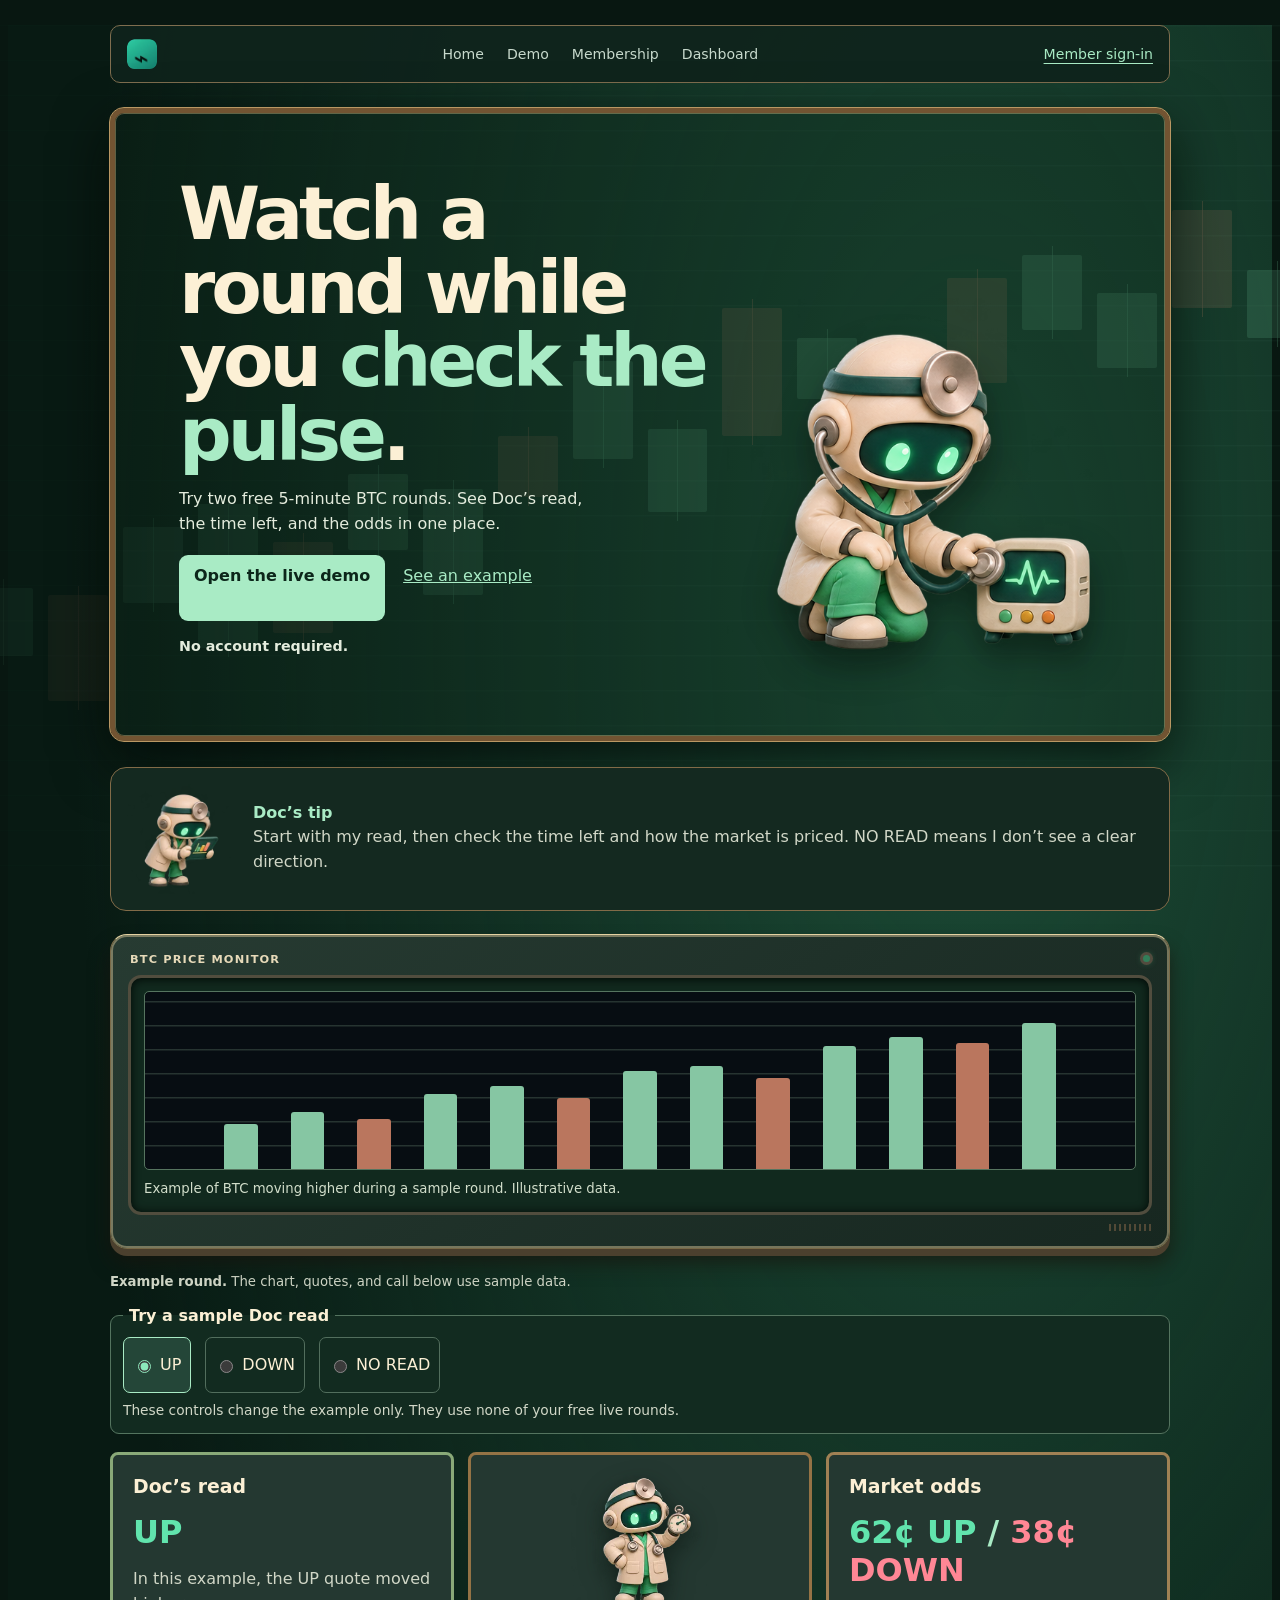
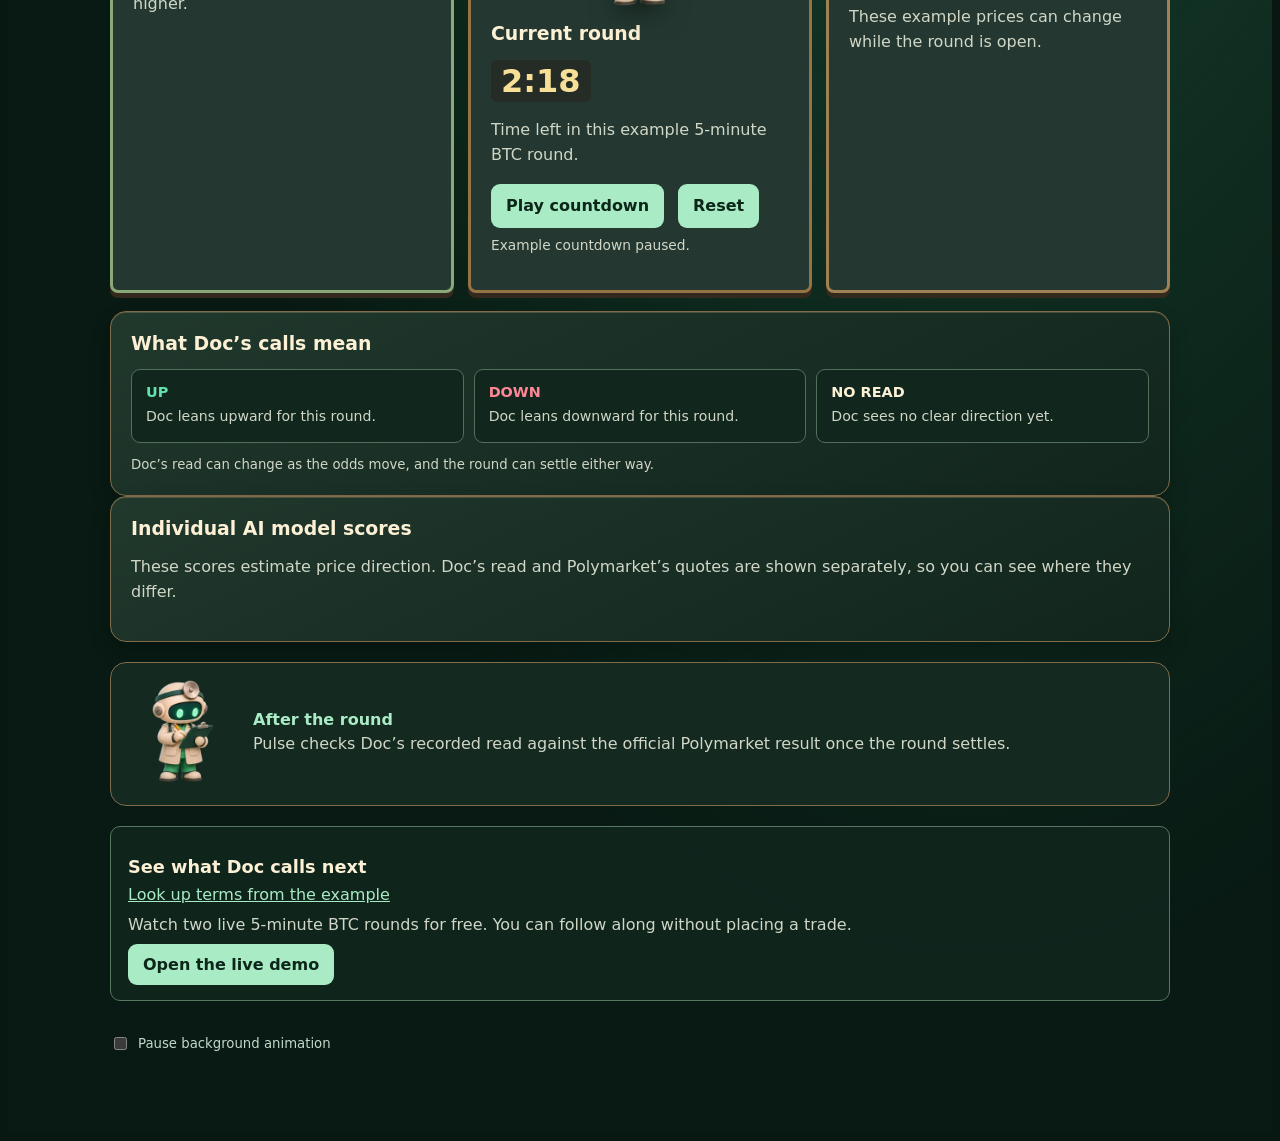
<file: practice.html>
<!doctype html>
<html lang="en"><head><meta charset="utf-8"><meta name="viewport" content="width=device-width,initial-scale=1"><title>Practice a round | Pulse Markets</title><link rel="stylesheet" href="theme.css"><link rel="stylesheet" href="rooms.css"><link rel="stylesheet" href="instruments.css"><link rel="stylesheet" href="first-visit.css"><link rel="stylesheet" href="cohesion.css"><link rel="icon" type="image/png" href="pulse-brand-icon.png"><link rel="stylesheet" href="review-tools.css"></head>
<body class="preview-page round-room market-page"><div class="market-background" aria-hidden="true"><div class="candle-track"><i style="--candlestick-base:16%;--candlestick-height:7%"></i><i style="--candlestick-base:24%;--candlestick-height:9%"></i><i style="--candlestick-base:18%;--candlestick-height:14%"></i><i style="--candlestick-base:31%;--candlestick-height:10%"></i><i style="--candlestick-base:25%;--candlestick-height:19%"></i><i style="--candlestick-base:27%;--candlestick-height:12%"></i><i style="--candlestick-base:38%;--candlestick-height:10%"></i><i style="--candlestick-base:32%;--candlestick-height:14%"></i><i style="--candlestick-base:45%;--candlestick-height:8%"></i><i style="--candlestick-base:50%;--candlestick-height:13%"></i><i style="--candlestick-base:43%;--candlestick-height:11%"></i><i style="--candlestick-base:53%;--candlestick-height:17%"></i><i style="--candlestick-base:58%;--candlestick-height:8%"></i><i style="--candlestick-base:48%;--candlestick-height:15%"></i><i style="--candlestick-base:60%;--candlestick-height:14%"></i><i style="--candlestick-base:67%;--candlestick-height:10%"></i><i style="--candlestick-base:62%;--candlestick-height:10%"></i><i style="--candlestick-base:70%;--candlestick-height:13%"></i><i style="--candlestick-base:66%;--candlestick-height:9%"></i><i style="--candlestick-base:73%;--candlestick-height:8%"></i></div></div><a href="#main-content" class="skip-link">Skip to content</a><main id="main-content" tabindex="-1">
<header class="suite-header"><a class="suite-brand" href="/" aria-label="Pulse Markets home"><img src="pulse-brand-icon.png" alt="" width="30" height="30"></a><nav class="suite-nav" aria-label="Pulse pages"><a href="/">Home</a><a href="https://pulse-membership-sandbox.onrender.com/demo" >Demo</a><a href="https://pulse-membership-sandbox.onrender.com/pricing">Membership</a><a href="https://pulse-membership-sandbox.onrender.com/members/">Dashboard</a></nav><a class="suite-account" href="https://pulse-membership-sandbox.onrender.com/membership/login">Member sign-in</a></header>
<header class="scene-stage first-visit-hero"><div><h1>Watch a round while you <span class="pulse-accent">check the pulse</span>.</h1><p>Try two free 5-minute BTC rounds. See Doc’s read, the time left, and the odds in one place.</p><div class="first-visit-actions"><a class="button" href="https://pulse-membership-sandbox.onrender.com/demo">Open the live demo</a><a href="#example-round">See an example</a></div><p class="offer-note">No account required.</p></div><img class="scene-character" src="doc-vitals.png" alt="" width="512" height="512" srcset="doc-vitals-256.webp 256w, doc-vitals.png 512w" sizes="(max-width: 530px) 145px, (max-width: 660px) 245px, 410px" decoding="async" fetchpriority="high"></header>
<aside class="doc-guide"><img src="doc-chart.png" alt="" width="66" height="66" srcset="doc-chart-256.webp 256w, doc-chart.png 512w" sizes="(max-width: 660px) 70px, 110px" decoding="async" loading="lazy"><div><strong>Doc’s tip</strong><p>Start with my read, then check the time left and how the market is priced. NO READ means I don’t see a clear direction.</p></div></aside>
<section id="example-round" class="chart-monitor" aria-labelledby="sample-screen-title">
<div class="monitor-label" id="sample-screen-title">BTC price monitor</div>
<div class="monitor-screen">
  <div class="sample-plot" role="img" aria-label="Illustrative Bitcoin prices trending upward with a few pullbacks"><span style="--size:27%"></span><span style="--size:34%"></span><span style="--size:30%"></span><span style="--size:45%"></span><span style="--size:50%"></span><span style="--size:43%"></span><span style="--size:59%"></span><span style="--size:62%"></span><span style="--size:55%"></span><span style="--size:74%"></span><span style="--size:80%"></span><span style="--size:76%"></span><span style="--size:88%"></span></div>
  <p class="label" id="sample-plot-caption">Example of BTC moving higher during a sample round. Illustrative data.</p>
</div>
<div class="monitor-grille" aria-hidden="true"></div>
</section><p class="label"><strong>Example round.</strong> The chart, quotes, and call below use sample data.</p><fieldset id="sample-controls" class="review-tools" hidden><legend>Try a sample Doc read</legend><div class="control-row"><label class="choice"><input type="radio" name="sample-direction" value="up" checked> UP</label><label class="choice"><input type="radio" name="sample-direction" value="down"> DOWN</label><label class="choice"><input type="radio" name="sample-direction" value="neutral"> NO READ</label></div><p class="control-note">These controls change the example only. They use none of your free live rounds.</p></fieldset><div class="cards round-stations">
<section class="panel read-first"><h2>Doc’s read</h2><div class="read direction-up" id="sample-call" role="status">UP</div><p id="sample-reason">In this example, the UP quote moved higher.</p></section>
<section class="panel timer-board"><img class="station-art" src="doc-clock.png" alt="" width="512" height="512" srcset="doc-clock-256.webp 256w, doc-clock.png 512w" sizes="(max-width: 660px) 110px, 139px" decoding="async" loading="lazy"><h2>Current round</h2><div class="read" id="sample-clock">2:18</div><p>Time left in this example 5-minute BTC round.</p><div class="review-tools" id="sample-clock-tools" hidden><div class="control-row"><button type="button" id="sample-play">Play countdown</button><button type="button" id="sample-reset">Reset</button></div><p class="control-note" id="sample-clock-status" role="status">Example countdown paused.</p></div></section>
<section class="panel"><h2>Market odds</h2><div class="read"><span class="direction-up" id="sample-up">62¢ UP</span> / <span class="direction-down" id="sample-down">38¢ DOWN</span></div><p>These example prices can change while the round is open.</p></section>
</div>
<section class="panel" aria-labelledby="reading-key-title"><h2 id="reading-key-title">What Doc’s calls mean</h2><dl class="reading-key"><div><dt class="direction-up">UP</dt><dd>Doc leans upward for this round.</dd></div><div><dt class="direction-down">DOWN</dt><dd>Doc leans downward for this round.</dd></div><div><dt>NO READ</dt><dd>Doc sees no clear direction yet.</dd></div></dl><p class="label reading-key-caption">Doc’s read can change as the odds move, and the round can settle either way.</p></section><section class="panel"><h2>Individual AI model scores</h2><p>These scores estimate price direction. Doc’s read and Polymarket’s quotes are shown separately, so you can see where they differ.</p></section>
<aside class="doc-guide"><img src="doc-notes.png" alt="" width="66" height="66" srcset="doc-notes-256.webp 256w, doc-notes.png 512w" sizes="(max-width: 660px) 70px, 110px" decoding="async" loading="lazy"><div><strong>After the round</strong><p>Pulse checks Doc’s recorded read against the official Polymarket result once the round settles.</p></div></aside>
<section class="journey-note" aria-labelledby="watch-live"><h2 id="watch-live">See what Doc calls next</h2><p><a href="/#glossary">Look up terms from the example</a></p><p>Watch two live 5-minute BTC rounds for free. You can follow along without placing a trade.</p><a class="button" href="https://pulse-membership-sandbox.onrender.com/demo">Open the live demo</a></section><aside class="motion-options" id="motion-options" hidden><label><input type="checkbox" id="motion-switch" aria-describedby="motion-note"> Pause background animation</label><p id="motion-note"></p></aside></main><script defer src="sample-round.js"></script><script defer src="display-motion.js"></script></body></html>
</file>
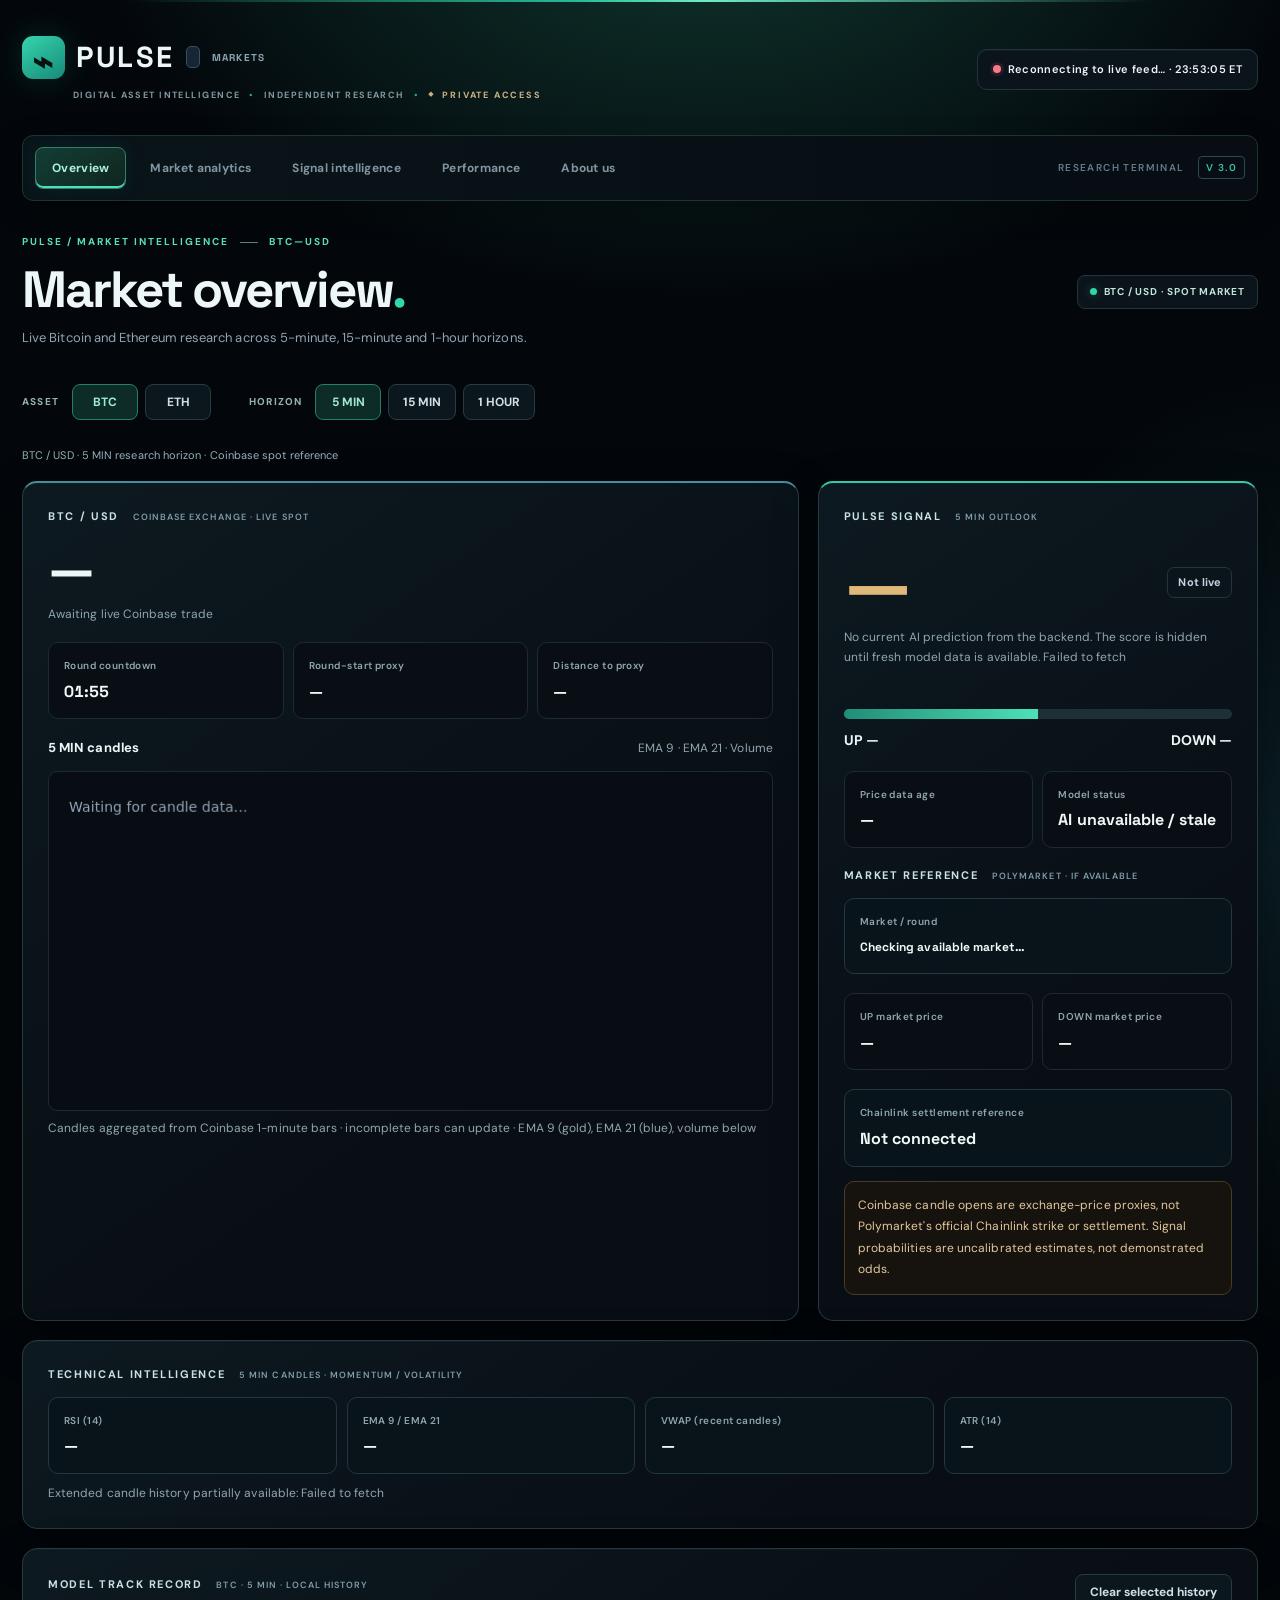
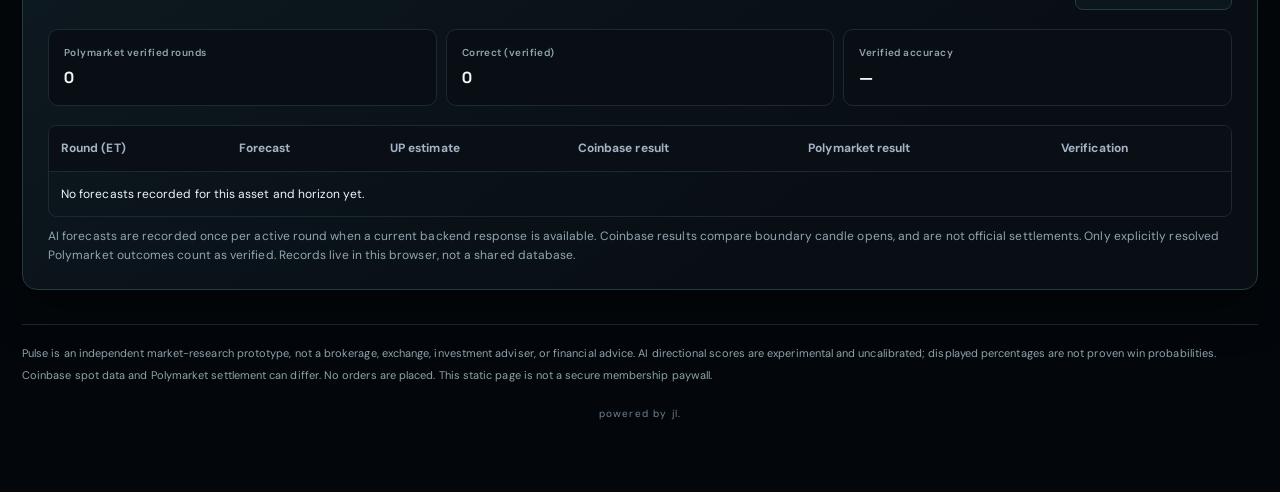
<file: PULSE-AI-sharper-v4-index.html>
<!DOCTYPE html>
<!DOCTYPE html>

<html lang="en"><head><meta charset="utf-8"/><meta content="width=device-width,initial-scale=1" name="viewport"/><meta content="#090e17" name="theme-color"/><title>PULSE | Digital Asset Intelligence</title><style>
@import url('https://fonts.googleapis.com/css2?family=DM+Sans:wght@400;500;600;700;800&family=Space+Grotesk:wght@500;600;700&display=swap');
:root{color-scheme:dark;--bg:#080c13;--card:#101722;--line:#26303f;--muted:#8e9caf;--text:#eff4fb;--green:#21c995;--red:#fa6579;--gold:#e8b568}*{box-sizing:border-box}html{scroll-behavior:smooth}body{margin:0;background:radial-gradient(ellipse 75% 35% at 50% -15%,#162c41 0%,transparent 80%),var(--bg);color:var(--text);font:14px/1.55 'DM Sans',system-ui,-apple-system,Segoe UI,Arial}body:before{content:'';display:block;height:3px;background:linear-gradient(90deg,#0b1722,#22c996 45%,#3979b2 75%,#0b1722)}main{max-width:1320px;margin:auto;padding:22px 22px 64px}.top{display:flex;align-items:center;justify-content:space-between;flex-wrap:wrap;gap:16px;margin-bottom:25px;padding-bottom:22px;border-bottom:1px solid #243042}.brand{font-family:'Space Grotesk',system-ui;font-size:25px;font-weight:700;letter-spacing:-1.15px;display:flex;align-items:center;gap:10px}.brand b{display:inline-grid;place-items:center;width:38px;height:38px;border-radius:11px;background:linear-gradient(135deg,#20d49c,#136a70);color:#071611;font-size:25px;box-shadow:0 5px 24px #00b88c20}.brand span{border:1px solid #345065;background:#172534;color:#a4c8df;border-radius:5px;padding:2px 6px;font-size:10px!important;letter-spacing:1.2px!important}.small,.hint{font-size:12px;color:var(--muted)}.status{border:1px solid #314052;background:#131e2c;border-radius:9px;padding:9px 13px;font-size:12px;font-weight:600;white-space:nowrap}.dot{display:inline-block;width:8px;height:8px;border-radius:50%;background:var(--gold);margin-right:7px;box-shadow:0 0 0 3px #e8b5681b}.dot.good{background:var(--green);box-shadow:0 0 0 3px #21c9951c}.dot.bad{background:var(--red);box-shadow:0 0 0 3px #fa65791c}.eyebrow{color:#8b9bb0;font-size:11px;letter-spacing:1.8px;font-weight:800;text-transform:uppercase;margin-bottom:11px}.sectionhead{display:flex;justify-content:space-between;align-items:center;gap:12px;margin-bottom:17px}.sectionhead h1{font:700 clamp(22px,3.5vw,30px)/1.15 'Space Grotesk',sans-serif;letter-spacing:-.9px;margin:0}.sectionhead p{margin:6px 0 0;color:var(--muted);font-size:12px}.marketpill{border:1px solid #314052;background:#111c28;padding:8px 12px;border-radius:8px;font-size:11px;font-weight:700;color:#b9cbda}.grid{display:grid;grid-template-columns:minmax(0,1.5fr) minmax(320px,.85fr);gap:16px}.card{background:linear-gradient(155deg,#131d2a 0%,#101722 55%,#0e1520 100%);border:1px solid var(--line);border-radius:13px;padding:22px;min-width:0;box-shadow:0 14px 42px #00000020}.card h2{margin:0 0 14px;color:#98a8bd;font-size:11px;letter-spacing:1.65px;font-weight:800;text-transform:uppercase}.big{font:700 clamp(34px,5vw,53px)/1.15 'Space Grotesk',system-ui;letter-spacing:-1.9px;font-variant-numeric:tabular-nums;margin-bottom:5px}.subgrid{display:grid;grid-template-columns:repeat(3,minmax(0,1fr));gap:9px;margin:19px 0}.stat{background:#0b121c;border:1px solid #243143;border-radius:9px;padding:13px;min-width:0}.stat label{display:block;font-size:11px;color:var(--muted);margin-bottom:7px;font-weight:600}.stat strong{font:700 16px/1.35 'Space Grotesk',system-ui;font-variant-numeric:tabular-nums;overflow-wrap:anywhere}.chartbar,.line{display:flex;gap:7px;flex-wrap:wrap;align-items:center}.chartbar{justify-content:space-between;margin:18px 0 12px}.chartbar strong{font-size:13px}.btn{border:1px solid #35445a;border-radius:7px;background:#142033;color:#c9d8e9;padding:7px 12px;font-weight:700;font:700 12px 'DM Sans',sans-serif;cursor:pointer;transition:background .15s,border-color .15s}.btn:hover{background:#1c324a;border-color:#5b7794}.btn.selected{background:#1c423e;border-color:#2c947c;color:#75e5c3}canvas{display:block;width:100%;height:340px;background:linear-gradient(180deg,#0a111b,#0b131f);border:1px solid #233143;border-radius:9px;touch-action:pan-y}.signal{font:700 clamp(42px,6vw,72px)/1.15 'Space Grotesk',system-ui;letter-spacing:-2px}.up{color:var(--green)}.down{color:var(--red)}.warning{color:var(--gold)}.meter{height:9px;background:#283444;border-radius:99px;overflow:hidden;margin:17px 0 11px}.meter>div{height:100%;background:linear-gradient(90deg,#179d7d,#2fe1a9);width:50%;transition:width .25s}.flex{display:flex;justify-content:space-between;gap:10px;align-items:center}.tag{padding:6px 10px;border:1px solid #385069;background:#192635;border-radius:7px;font-size:11px;color:#c3d2e3;font-weight:700}.notice{margin-top:14px;border:1px solid #594831;background:#211e1b;padding:13px;border-radius:8px;color:#e3c79e;font-size:12px;line-height:1.65}.full{grid-column:1/-1}.tablewrap{overflow-x:auto;border:1px solid #253245;border-radius:8px}table{width:100%;border-collapse:collapse;font-size:12px;min-width:650px}th,td{padding:13px 12px;border-bottom:1px solid #253346;text-align:left}th{color:#a4b3c6;font-weight:700;background:#0b1420}tr:last-child td{border-bottom:0}.indicators{display:grid;grid-template-columns:repeat(4,minmax(0,1fr));gap:10px}.foot{margin-top:23px;padding-top:18px;border-top:1px solid #253143;color:var(--muted);font-size:11px;line-height:1.75}a{color:#83c5ef}#reason{min-height:65px;line-height:1.7}#direction{min-width:0}#confidence{text-align:right}.spacer{height:8px}.card:has(#direction){border-top:2px solid #2b987f}.card:has(#price){border-top:2px solid #477ea3}@media(max-width:850px){main{padding:16px 12px 50px}.grid{grid-template-columns:1fr}.full{grid-column:auto}.indicators{grid-template-columns:repeat(2,minmax(0,1fr))}canvas{height:290px}.card{padding:16px}.sectionhead{align-items:flex-start}.marketpill{display:none}}@media(max-width:420px){.brand{font-size:21px}.top{gap:10px}.status{font-size:11px}.subgrid{gap:6px}.stat{padding:9px}.stat strong{font-size:13px}.stat label{font-size:10px}.big{font-size:35px}.signal{font-size:48px}.sectionhead h1{font-size:23px}}

/* PULSE institutional visual system */
:root{--pulse:#35d7b1}
body{background:radial-gradient(ellipse at 80% -15%,#10252a 0%,transparent 48%),#080d14}
main{max-width:1450px}
.top{padding:9px 0 24px;margin-bottom:0;border-bottom:0}
.brand{font-family:'Space Grotesk',system-ui;letter-spacing:.065em;font-size:25px;font-weight:700;gap:11px}
.brand b.pulsemark{font-family:Georgia,serif;font-weight:700;font-size:35px;border-radius:9px;background:#28cda9;color:#041510;width:39px;height:39px;box-shadow:0 0 0 1px #53e3c145}
.brand-divider{height:22px;width:1px;background:#344756;margin:0 1px}
.brand .brand-unit{font-size:10px!important;letter-spacing:.2em;border:0;background:none;padding:0;color:#8ca5b4!important;font-weight:700}
.brand-sub{margin:7px 0 0 51px;font-size:9px;letter-spacing:.19em;font-weight:700;color:#718a9a}
.brand-dot{color:#31d5af;margin:0 7px}
.topnav{display:flex;align-items:center;gap:30px;border-top:1px solid #20303b;border-bottom:1px solid #20303b;padding:17px 0;margin-bottom:30px;color:#8093a2;font-size:12px;font-weight:600;letter-spacing:.015em}
.topnav>span{white-space:nowrap}.topnav .nav-active{color:#e6f6f4;position:relative}
.topnav .nav-active:after{content:'';height:2px;background:#2cd6ac;position:absolute;bottom:-18px;left:0;right:0}
.topnav .nav-right{margin-left:auto;font-size:10px;letter-spacing:.14em;color:#607d8c}
.version{border:1px solid #2b4a4c;color:#35c6a8;border-radius:4px;padding:4px 7px;margin-left:10px}
.sectionhead{margin-bottom:28px}
.sectionhead h1{font-size:clamp(30px,3.4vw,45px);letter-spacing:-1.7px;margin-top:10px;margin-bottom:7px}
.sectionhead p{font-size:13px;color:#92a4b2}
.headline-period{color:#30d6ad}
.eyebrow{font-size:10px;letter-spacing:.18em;color:#48cbaa;font-weight:700}
.eyebrow-line{display:inline-block;width:18px;height:1px;background:#537e83;vertical-align:middle;margin:0 7px}
.marketpill{background:#0f211f;border:1px solid #254e46;color:#c0e6d9;font-size:10px;font-weight:700;letter-spacing:.08em}
.market-bullet{display:inline-block;background:#32d7a9;width:7px;height:7px;border-radius:50%;margin-right:7px;box-shadow:0 0 10px #32d7a965}
.card{background:linear-gradient(150deg,#111c26,#0e1721);border:1px solid #253443;box-shadow:0 8px 35px #00000018}
.card h2{letter-spacing:.07em;font-size:12px;font-weight:700;color:#e7f2f6}
.source-label{font-size:9px;letter-spacing:.12em;color:#7f9da9;font-weight:600;margin-left:9px}
.stat{background:#0c1720;border-color:#243341}
.big{font-family:'Space Grotesk',system-ui;letter-spacing:-1.4px}
.foot{border-top:1px solid #263745;margin-top:34px;padding-top:18px;line-height:1.7}
@media(max-width:850px){.topnav{gap:18px;overflow-x:auto;scrollbar-width:none}.topnav .nav-right{display:none}}
@media(max-width:540px){.topnav{gap:20px;padding:14px 0;margin-bottom:22px;font-size:11px}.topnav .nav-active:after{bottom:-15px}.brand{font-size:22px}.brand-sub{font-size:8px;margin-left:49px}.source-label{display:block;margin:5px 0 0}.sectionhead h1{letter-spacing:-.8px}}

/* PULSE private-terminal visual refresh: darker, restrained, premium */
:root{--bg:#030508;--card:#090d13;--line:#1b2630;--muted:#82909c;--text:#eaf0f4;--green:#29cda8;--red:#ed6b7a;--gold:#cba46a}
html{background:#030508}
body{background:radial-gradient(ellipse 60% 28% at 50% -13%,#102020 0%,transparent 77%),#030508!important;color:var(--text)}
body:before{height:1px;background:linear-gradient(90deg,transparent,#26584f 50%,transparent)}
.top{border-bottom-color:#18242c}
.topnav{background:#05090e;border-top-color:#18242c;border-bottom-color:#18242c;color:#75858f}
.card{background:linear-gradient(150deg,#0d141b,#090e14 58%,#080c11)!important;border-color:#1b2931!important;box-shadow:0 14px 48px #0007!important}
.stat,.subgrid .stat{background:#080e13!important;border-color:#1c2a33!important}
.marketpill,.status,.tag{background:#0b141a!important;border-color:#22363a!important}
.btn{background:#0b161d!important;border-color:#263c42!important;color:#d2e0e5}
.btn.selected{background:#0d2b27!important;border-color:#287d69!important;color:#a2e9d4}
canvas{background:#070d12!important;border-color:#1b2b34!important}
.notice{background:#16130e!important;border-color:#493c27!important}
.tablewrap,th,td{border-color:#1b2931!important}th{background:#090f15!important}
.foot{border-top-color:#1b2931}
.brand b.pulsemark{background:linear-gradient(145deg,#36d5ae,#168a78)!important;box-shadow:0 0 0 1px #347d683d!important}
.brand-sub{display:flex;flex-wrap:wrap;align-items:center;gap:4px;line-height:1.8;color:#8297a1!important}
.brand-dot{margin:0 5px!important;color:#2ca88e!important}
.private-access{color:#c8af81;font-weight:800;letter-spacing:.2em;white-space:nowrap}
.private-access:before{content:'◆';font-size:7px;color:#c8af81;margin-right:7px;vertical-align:2px}
@media(max-width:520px){.brand-sub{margin-left:0!important;font-size:8px!important;letter-spacing:.13em!important}.brand-dot{margin:0 2px!important}.private-access{letter-spacing:.12em}}

.switches{display:flex;flex-wrap:wrap;gap:8px;align-items:center;margin:0 0 18px}.switches .btn{min-width:66px}.switch-label{font-size:10px;color:#82909c;letter-spacing:.12em;font-weight:800;margin-right:6px}.switch-group{display:flex;align-items:center;gap:7px;flex-wrap:wrap;margin-right:22px}.pill-note{font-size:11px;color:#95b1bd;margin-bottom:17px}.metric-list{display:grid;grid-template-columns:repeat(2,minmax(0,1fr));gap:10px}.grid .card{min-width:0}.market-pill-alt{color:#9ce8d1}.tag{white-space:normal;text-align:right}.foot a{color:#83c5ef}@media(max-width:540px){.switch-group{margin-right:0}.switches{gap:14px}.metric-list{grid-template-columns:1fr}.brand-unit{display:none!important}}

/* PULSE V3: private terminal sections */
.topnav{gap:8px;align-items:center}.nav-tab{appearance:none;background:transparent;border:1px solid transparent;border-radius:7px;padding:10px 15px;color:#8194a0;font:600 12px 'DM Sans',sans-serif;white-space:nowrap;cursor:pointer;transition:all .2s}.nav-tab:hover{color:#e7f7f3;background:#0d191d;border-color:#223b3e}.nav-tab.nav-active{background:#0d2724;border-color:#2d7667;color:#a9f2dc;box-shadow:inset 0 -2px #31d6ad}.topnav .nav-active:after{display:none}.terminal-panel[hidden],#overview-head[hidden]{display:none!important}.terminal-page{animation:panelIn .3s ease both}@keyframes panelIn{from{opacity:.4;transform:translateY(7px)}to{opacity:1;transform:translateY(0)}}.page-eyebrow,.vip-kicker{font-size:10px;letter-spacing:.21em;font-weight:800;color:#42cbaa}.page-title{font:700 clamp(32px,5vw,56px)/1.12 'Space Grotesk',sans-serif;letter-spacing:-2px;margin:14px 0}.page-title span{color:#34d3ad}.page-title em{font-style:normal;color:#3ed3ad}.page-lead{max-width:760px;color:#9eacb7;font-size:15px;line-height:1.85;margin:0 0 24px}.premium-rule{height:1px;background:linear-gradient(90deg,#31caa1,#274b50 55%,transparent);margin:25px 0}.terminal-grid{display:grid;grid-template-columns:repeat(3,minmax(0,1fr));gap:15px;margin:20px 0}.terminal-grid.twin{grid-template-columns:repeat(2,minmax(0,1fr))}.vip-card{background:linear-gradient(145deg,#111c23,#080d13 75%);border:1px solid #22363d;border-radius:13px;padding:25px;min-width:0;box-shadow:0 12px 35px #0005;position:relative;overflow:hidden}.vip-card:before{content:'';position:absolute;top:0;left:0;right:0;height:1px;background:linear-gradient(90deg,#39caa6,transparent 75%);opacity:.6}.vip-card h2{font:700 20px/1.3 'Space Grotesk',sans-serif;letter-spacing:-.4px;margin:13px 0 16px;color:#e7f3f3}.vip-card p{color:#9eacb7;line-height:1.85;font-size:13px}.vip-card .asset-head{display:flex;justify-content:space-between;gap:10px;align-items:center}.vip-card .asset-symbol{font:700 23px 'Space Grotesk',sans-serif;letter-spacing:-.6px}.vip-card .tiny-pill{font-size:9px;letter-spacing:.1em;color:#8ecdbd;border:1px solid #2a4b46;padding:5px 8px;border-radius:5px}.vip-card .signal-value{font:700 31px 'Space Grotesk',sans-serif;margin:17px 0 8px}.vip-card .metric-line{display:flex;justify-content:space-between;gap:12px;border-top:1px solid #203038;padding:10px 0;font-size:12px;color:#98aab4}.vip-card .metric-line strong{color:#e3eeee;font-weight:700;text-align:right}.vip-card .signal-value.up{color:#29cda8}.vip-card .signal-value.down{color:#ed6b7a}.vip-card .signal-value.neutral{color:#b7c3cc}.vip-card .card-action{margin-top:12px}.method-list>div{display:flex;justify-content:space-between;gap:12px;padding:14px 0;border-bottom:1px solid #213139}.method-list b{color:#e0eee9}.method-list span{color:#92a4af;text-align:right;font-size:12px}.note-card{margin:18px 0 28px}.about-hero{display:grid;grid-template-columns:1.25fr .75fr;gap:28px;align-items:center;padding:30px;border:1px solid #25463f;border-radius:15px;background:radial-gradient(ellipse at 80% 45%,#123a32 0%,#0c171b 45%,#080e13 100%);overflow:hidden}.about-hero h2{font:700 clamp(26px,3vw,39px)/1.18 'Space Grotesk',sans-serif;letter-spacing:-1px;margin:18px 0}.about-hero p{font-size:14px;color:#a8b9bd;line-height:1.9;max-width:670px}.about-chips{display:flex;flex-wrap:wrap;gap:8px;margin-top:20px}.about-chips span{border:1px solid #2d5a50;background:#0e2a26;border-radius:5px;padding:7px 10px;color:#a1e9d1;font-size:9px;font-weight:800;letter-spacing:.1em}.about-orbit{height:280px;display:grid;place-items:center;position:relative}.orbit{border:1px solid #2b927b;border-radius:50%;position:absolute;box-shadow:0 0 40px #1dd3a317}.orbit.outer{width:260px;height:260px;border-style:dashed;animation:orbitSpin 60s linear infinite}.orbit.inner{width:194px;height:194px;border-color:#39cba6;box-shadow:0 0 45px #1dd3a324,inset 0 0 40px #1dd3a313}.orbit-core{display:grid;place-items:center;background:linear-gradient(145deg,#3ae1b8,#0e846e);border-radius:24px;color:#021c18;width:100px;height:100px;font-size:83px;font-weight:900;box-shadow:0 0 65px #1dd3a34a}.orbit-caption{position:absolute;bottom:0;font-size:9px;letter-spacing:.25em;color:#81c3b3}@keyframes orbitSpin{to{transform:rotate(360deg)}}.feature-number{font:700 10px 'Space Grotesk',sans-serif;letter-spacing:.18em;color:#45caa6}.about-disclosure{margin:20px 0 32px}.vip-card button{cursor:pointer}.perf-good{color:#36d6a8}.perf-muted{color:#92a4af}.perf-warn{color:#e8b568}@media(max-width:1050px){.terminal-grid{grid-template-columns:repeat(2,minmax(0,1fr))}.about-hero{grid-template-columns:1fr .6fr}}@media(max-width:700px){.topnav{overflow-x:auto;flex-wrap:nowrap;padding:10px 0}.nav-tab{padding:9px 12px;font-size:11px}.terminal-grid,.terminal-grid.twin{grid-template-columns:1fr}.about-hero{grid-template-columns:1fr;padding:20px}.about-orbit{height:230px}.orbit.outer{width:210px;height:210px}.orbit.inner{width:160px;height:160px}.page-title{letter-spacing:-1px}.vip-card{padding:19px}}

/* PULSE V4 — AI intelligence terminal refinement */
:root{--bg:#03070b;--card:#0b1219;--line:#21343b;--muted:#91a6ae;--text:#eef7f7;--green:#45e0b5;--red:#fa778b;--gold:#e0b879}
html{scrollbar-color:#25463f #060c10}
body{background:radial-gradient(ellipse 60% 24% at 55% -5%,#10372f 0%,transparent 80%),radial-gradient(ellipse 30% 26% at 100% 40%,#0a1d23 0%,transparent 85%),#03070b!important;letter-spacing:.005em}
body:before{height:2px;background:linear-gradient(90deg,transparent 10%,#28b996 45%,#6feac9 55%,transparent 90%)}
main{max-width:1460px;padding-top:25px}
.top{padding:8px 0 26px}.brand{font-size:29px;letter-spacing:.075em}.brand b.pulsemark{width:43px;height:43px;border-radius:11px;box-shadow:0 0 32px #26d6aa28!important}
.brand-sub{font-size:9px!important;letter-spacing:.16em!important}.status{padding:11px 15px;border-radius:10px;font-size:11px;letter-spacing:.03em;box-shadow:inset 0 1px #ffffff09}
.topnav{position:relative;margin-top:6px;padding:11px 12px;gap:7px;border:1px solid #1c3337;border-radius:11px;background:linear-gradient(90deg,#091419,#070d12)!important;box-shadow:0 10px 30px #0004}
.nav-tab{padding:12px 16px;border-radius:8px;font-weight:700;letter-spacing:.025em}.nav-tab.nav-active{background:linear-gradient(145deg,#123e35,#10251f);border-color:#367c6d;box-shadow:inset 0 -2px #49e1b8,0 0 22px #19cba313}
.nav-tab:focus-visible,.btn:focus-visible{outline:2px solid #63e4c2;outline-offset:3px}
.sectionhead{margin-top:33px}.sectionhead h1{font-size:clamp(35px,4vw,51px);letter-spacing:-2.1px}.sectionhead p{font-size:13px;line-height:1.8}
.eyebrow,.page-eyebrow,.vip-kicker{color:#58e1bb;letter-spacing:.2em}.page-title{font-size:clamp(38px,5.5vw,67px);letter-spacing:-2.7px;margin:15px 0 16px}.page-lead{font-size:15px;line-height:1.9;color:#b2c4c9}
.switches{margin-bottom:21px}.switch-group{padding:6px 8px 6px 0}.switch-label{color:#93b0b3}.btn{padding:9px 14px;border-radius:8px;transition:transform .18s,border-color .18s,background .18s}.btn:hover{transform:translateY(-1px)}
.grid{gap:19px}.card,.vip-card{border-radius:15px!important;background:linear-gradient(145deg,#0d1920,#080e14 68%)!important;border:1px solid #253b41!important;box-shadow:0 18px 45px #0006,inset 0 1px #ffffff06!important}
.card{padding:25px}.card h2{font-size:11px;letter-spacing:.15em;color:#c8e2e2}.card:has(#direction){border-top:2px solid #35caa6!important}.card:has(#price){border-top:2px solid #488d99!important}
.stat{border-radius:10px;padding:15px!important;background:#09141a!important;border:1px solid #21383e!important}.stat label{font-size:10px;letter-spacing:.045em}.stat strong{color:#eff9f7}
.signal{font-size:clamp(50px,6vw,78px)}.meter{height:10px;background:#1d3035}.meter>div{background:linear-gradient(90deg,#218d77,#4de1b5)}.notice{border-radius:10px;line-height:1.8}
.vip-card{padding:27px}.vip-card:before{height:2px;background:linear-gradient(90deg,#43e4b7,transparent 75%)}.vip-card h2{font-size:21px}.vip-card p{color:#a9bfc4}.vip-card .signal-value{font-size:37px;letter-spacing:-1.1px}
.vip-card .metric-line{padding:12px 0;border-bottom:1px solid #1d3439;border-top:0}.vip-card .metric-line:last-of-type{border-bottom:0}.vip-card .tiny-pill{border-radius:6px}
.premium-rule{background:linear-gradient(90deg,#3de2b5,#1d4545 50%,transparent)}
.ai-hero{position:relative;overflow:hidden;display:grid;grid-template-columns:minmax(0,1.25fr) minmax(280px,.75fr);gap:32px;align-items:center;padding:38px;border:1px solid #2d6559;border-radius:18px;background:radial-gradient(ellipse at 85% 45%,#155548 0%,#0d2525 38%,#071016 78%);box-shadow:0 22px 70px #0007}
.ai-hero:after{content:'';position:absolute;inset:0;pointer-events:none;background:linear-gradient(110deg,transparent 60%,#7fffe006 80%,transparent)}
.ai-hero h2{font:700 clamp(32px,3.6vw,49px)/1.14 'Space Grotesk',sans-serif;letter-spacing:-1.7px;margin:18px 0}.ai-hero h2 span{color:#56e5bd}.ai-hero p{max-width:660px;color:#bbced0;font-size:14px;line-height:1.95}
.ai-chiprow{display:flex;flex-wrap:wrap;gap:9px;margin-top:23px}.ai-chip{padding:8px 11px;border:1px solid #32675b;border-radius:6px;background:#12342d;color:#a9f4dc;font-size:10px;font-weight:800;letter-spacing:.09em}
.ai-core{display:grid;grid-template-columns:repeat(2,1fr);gap:11px;position:relative;z-index:1}.ai-core .ai-number{padding:20px 14px;border:1px solid #3a6a60;border-radius:12px;background:#071a1bbf;text-align:center}.ai-core strong{display:block;font:700 39px 'Space Grotesk',sans-serif;color:#5aebc2;line-height:1.2}.ai-core span{display:block;font-size:10px;letter-spacing:.11em;color:#b4d2cc;margin-top:6px;font-weight:700}
.ai-section-label{margin:34px 0 12px;font:700 11px 'DM Sans',sans-serif;letter-spacing:.2em;color:#5ae2bc}.ai-explainer{display:grid;grid-template-columns:repeat(3,minmax(0,1fr));gap:15px}.ai-explainer .vip-card h2{margin:12px 0}.ai-explainer .feature-number{font-size:11px;color:#65e7c2}
.ai-models{display:grid;grid-template-columns:repeat(2,minmax(0,1fr));gap:12px;margin:16px 0 25px}.ai-models .ai-model{padding:18px;border:1px solid #25433f;border-radius:11px;background:#0b181b}.ai-model strong{display:block;color:#eaf7f3;font:700 17px 'Space Grotesk',sans-serif}.ai-model small{display:block;margin-top:6px;color:#a2bbb9;font-size:12px;line-height:1.7}.ai-model .model-tag{float:right;font-size:10px;color:#73e7c6;border:1px solid #36695e;padding:4px 7px;border-radius:5px}
.ai-disclosure{border-left:3px solid #d2ae77;background:#161711;border-radius:0 12px 12px 0;padding:23px 25px;margin:25px 0 30px}.ai-disclosure h2{margin:0 0 10px;font:700 19px 'Space Grotesk',sans-serif}.ai-disclosure p{color:#c5c5b7;line-height:1.85;font-size:13px}
.foot{line-height:1.95;color:#8ea3ab}
@media(max-width:900px){.ai-hero{grid-template-columns:1fr}.ai-core{max-width:520px}.ai-explainer{grid-template-columns:1fr 1fr}}
@media(max-width:700px){main{padding:14px 12px 50px}.topnav{border-radius:9px;padding:8px;gap:4px}.nav-tab{padding:10px 12px}.ai-hero{padding:23px;gap:22px}.ai-hero h2{font-size:34px}.ai-explainer,.ai-models{grid-template-columns:1fr}.card{padding:17px}.vip-card{padding:21px}.page-title{letter-spacing:-1.4px}.sectionhead h1{letter-spacing:-1px}}
@media(prefers-reduced-motion:reduce){*,*:before,*:after{animation-duration:.01ms!important;transition-duration:.01ms!important;scroll-behavior:auto!important}}
</style></head><body><main>
<header class="top"><div><div class="brand"><b class="pulsemark">⌁</b> PULSE <span class="brand-divider"></span><span class="brand-unit">MARKETS</span></div><div class="small brand-sub">DIGITAL ASSET INTELLIGENCE <span class="brand-dot">•</span> INDEPENDENT RESEARCH <span class="brand-dot">•</span> <span class="private-access">PRIVATE ACCESS</span></div></div><div class="status"><span class="dot" id="dot"></span><span id="connection">Connecting…</span> · <span id="clock">--:--:--</span> ET</div></header>
<nav aria-label="Terminal sections" class="topnav"><button aria-selected="true" class="nav-tab nav-active" data-panel="overview" type="button">Overview</button><button aria-selected="false" class="nav-tab" data-panel="analytics" type="button">Market analytics</button><button aria-selected="false" class="nav-tab" data-panel="signals" type="button">Signal intelligence</button><button aria-selected="false" class="nav-tab" data-panel="performance" type="button">Performance</button><button aria-selected="false" class="nav-tab" data-panel="about" type="button">About us</button><span class="nav-right">RESEARCH TERMINAL <span class="version">V 3.0</span></span></nav>
<div class="sectionhead" id="overview-head"><div><div class="eyebrow">PULSE / MARKET INTELLIGENCE <span class="eyebrow-line"></span> <span id="eyebrowPair">BTC—USD</span></div><h1>Market overview<span class="headline-period">.</span></h1><p>Live Bitcoin and Ethereum research across 5-minute, 15-minute and 1-hour horizons.</p></div><div class="marketpill"><span class="market-bullet"></span><span id="marketPill">BTC / USD · SPOT MARKET</span></div></div>
<div aria-label="Market and forecast timeframe" class="switches"><div class="switch-group"><span class="switch-label">ASSET</span><button aria-pressed="true" class="btn selected" data-asset="BTC">BTC</button><button aria-pressed="false" class="btn" data-asset="ETH">ETH</button></div><div class="switch-group"><span class="switch-label">HORIZON</span><button aria-pressed="true" class="btn selected" data-horizon="300">5 MIN</button><button aria-pressed="false" class="btn" data-horizon="900">15 MIN</button><button aria-pressed="false" class="btn" data-horizon="3600">1 HOUR</button></div></div>
<div class="pill-note" id="scope">BTC / USD · 5-minute research horizon · Coinbase spot reference</div>
<section class="grid terminal-panel" id="overview-panel">
<article class="card"><h2><span id="priceTitle">BTC / USD</span> <span class="source-label">COINBASE EXCHANGE · LIVE SPOT</span></h2><div class="big" id="price">Loading…</div><div class="small" id="lastTick">Awaiting live market data</div><div class="subgrid"><div class="stat"><label>Round countdown</label><strong id="timer">--:--</strong></div><div class="stat"><label>Round-start proxy</label><strong id="start">—</strong></div><div class="stat"><label>Distance to proxy</label><strong id="distance">—</strong></div></div><div class="chartbar"><strong id="chartTitle">5-minute candles</strong><span class="small">EMA 9 · EMA 21 · Volume</span></div><canvas aria-label="Candlestick chart" id="chart"></canvas><div class="small" id="chartCaption" style="margin-top:8px">Candles use Coinbase data; incomplete bars may update.</div></article>
<article class="card"><h2>PULSE SIGNAL <span class="source-label" id="signalTitle">5-MINUTE OUTLOOK</span></h2><div class="flex"><div class="signal warning" id="direction">—</div><span class="tag" id="confidence">Waiting for data</span></div><div class="small" id="reason">Connecting to Coinbase and loading historical candles.</div><div class="meter"><div id="meter" style="width:50%"></div></div><div class="flex"><strong id="pup">UP —</strong><strong id="pdown">DOWN —</strong></div><div class="subgrid" style="grid-template-columns:repeat(2,1fr)"><div class="stat"><label>Price data age</label><strong id="age">—</strong></div><div class="stat"><label>Model status</label><strong id="modelStatus">Waiting</strong></div></div><h2>MARKET REFERENCE <span class="source-label">POLYMARKET · IF AVAILABLE</span></h2><div class="stat"><label>Market / round</label><strong id="roundName" style="font-size:12px;overflow-wrap:anywhere">Checking…</strong></div><div class="subgrid" style="grid-template-columns:repeat(2,1fr)"><div class="stat"><label>UP market price</label><strong id="marketUp">—</strong></div><div class="stat"><label>DOWN market price</label><strong id="marketDown">—</strong></div></div><div class="stat"><label>Chainlink settlement reference</label><strong id="chainlink">Not connected</strong></div><div class="notice" id="caution">Coinbase candle opens are exchange-price proxies, not Polymarket's official Chainlink strike or settlement. Signal probabilities are uncalibrated estimates, not demonstrated odds.</div></article>
<article class="card full"><h2>TECHNICAL INTELLIGENCE <span class="source-label" id="indicatorSource">5-MINUTE CANDLES · MOMENTUM / VOLATILITY</span></h2><div class="indicators"><div class="stat"><label>RSI (14)</label><strong id="rsi">—</strong></div><div class="stat"><label>EMA 9 / EMA 21</label><strong id="ema">—</strong></div><div class="stat"><label>VWAP (recent candles)</label><strong id="vwap">—</strong></div><div class="stat"><label>ATR (14)</label><strong id="atr">—</strong></div></div><div class="small" id="diagnostic" style="margin-top:10px">Loading candle history…</div></article>
<article class="card full"><div class="flex"><h2>MODEL TRACK RECORD <span class="source-label" id="historySource">BTC · 5 MIN · LOCAL HISTORY</span></h2><button class="btn" id="clear">Clear selected history</button></div><div class="subgrid"><div class="stat"><label>Polymarket verified rounds</label><strong id="verified">0</strong></div><div class="stat"><label>Correct (verified)</label><strong id="wins">0</strong></div><div class="stat"><label>Verified accuracy</label><strong id="accuracy">—</strong></div></div><div class="tablewrap"><table><thead><tr><th>Round (ET)</th><th>Forecast</th><th>UP estimate</th><th>Coinbase result</th><th>Polymarket result</th><th>Verification</th></tr></thead><tbody id="history"></tbody></table></div><div class="small" style="margin-top:10px">AI forecasts are recorded once per active round when a current backend response is available. Coinbase results compare boundary candle opens, and are not official settlements. Only explicitly resolved Polymarket outcomes count as verified. Records live in this browser, not a shared database.</div></article>
</section><section class="terminal-page terminal-panel" hidden="" id="about-panel"><div class="page-eyebrow">PULSE / AI-POWERED MARKET INTELLIGENCE</div><h1 class="page-title">The intelligence behind <em>the signal.</em></h1><p class="page-lead">PULSE combines live digital-asset market data with experimental trained machine-learning models to make short-duration BTC and ETH research clearer, faster and more transparent.</p><div class="premium-rule"></div><section aria-label="PULSE AI overview" class="ai-hero"><div><div class="vip-kicker">INTRODUCING / PULSE AI</div><h2>Built to read the market <span>one move ahead.</span></h2><p>Our AI-powered intelligence engine analyzes Bitcoin and Ethereum market behavior across three short-term horizons. Rather than relying on a single indicator, PULSE brings together multiple trained models, current Coinbase market information and transparent research context in one focused terminal.</p><p>Each signal reports an UP or DOWN directional score, its underlying model outputs and the freshness of its data. The goal is informed research—not artificial certainty.</p><div class="ai-chiprow"><span class="ai-chip">TRAINED ML ENSEMBLES</span><span class="ai-chip">BTC + ETH</span><span class="ai-chip">LIVE API-POWERED SCORES</span><span class="ai-chip">TRANSPARENT LIMITATIONS</span></div></div><div class="ai-core"><div class="ai-number"><strong>06</strong><span>MODEL CONFIGURATIONS</span></div><div class="ai-number"><strong>03</strong><span>FORECAST HORIZONS</span></div><div class="ai-number"><strong>02</strong><span>DIGITAL ASSETS</span></div><div class="ai-number"><strong>03</strong><span>ENSEMBLE METHODS</span></div></div></section><div class="ai-section-label">THE INTELLIGENCE STACK</div><div class="ai-explainer"><article class="vip-card"><div class="feature-number">01 / INGEST</div><h2>Market data in motion</h2><p>Coinbase BTC and ETH spot candles and live pricing provide the market context. PULSE separately displays momentum, trend and volatility indicators so users can see more than the directional label.</p></article><article class="vip-card"><div class="feature-number">02 / INFER</div><h2>Three-model ensemble</h2><p>Each asset-and-horizon configuration combines outputs from logistic regression, random forest and gradient boosting. These models can identify different statistical patterns in historical price behavior.</p></article><article class="vip-card"><div class="feature-number">03 / INTERPRET</div><h2>Signal with context</h2><p>The terminal presents directional scores, model agreement, data freshness and a separate record of subsequent outcomes. Unavailable or stale AI data is marked rather than presented as a fresh signal.</p></article></div><div class="ai-section-label">SIX CONFIGURATIONS / TWO ASSETS</div><div class="ai-models"><div class="ai-model"><span class="model-tag">BTC / USD</span><strong>Bitcoin intelligence</strong><small>Dedicated trained configurations for 5-minute, 15-minute and 60-minute UP/DOWN research.</small></div><div class="ai-model"><span class="model-tag">ETH / USD</span><strong>Ethereum intelligence</strong><small>Dedicated trained configurations for 5-minute, 15-minute and 60-minute UP/DOWN research.</small></div></div><div class="ai-section-label">INSIDE THE ENSEMBLE</div><div class="ai-explainer"><article class="vip-card"><div class="feature-number">MODEL / 01</div><h2>Logistic regression</h2><p>A statistical baseline that estimates directional tendencies from learned relationships in the training features.</p></article><article class="vip-card"><div class="feature-number">MODEL / 02</div><h2>Random forest</h2><p>An ensemble of decision trees that can capture nonlinear relationships and interactions in market features.</p></article><article class="vip-card"><div class="feature-number">MODEL / 03</div><h2>Gradient boosting</h2><p>A sequential tree-based method designed to learn complex patterns by improving on earlier model errors.</p></article></div><div class="ai-section-label">DESIGNED FOR CLARITY</div>
</section><section class="terminal-page terminal-panel" hidden="" id="performance-panel"><div class="page-eyebrow">PULSE / AUDIT TRAIL</div><h1 class="page-title">Performance<span>.</span></h1><p class="page-lead">A transparent look at locally recorded forecasts, separated by asset, horizon and outcome source.</p><div class="premium-rule"></div><div class="terminal-grid" id="performance-cards"></div><article class="vip-card"><div class="vip-kicker">RECENT RESEARCH / LOCAL RECORDS</div><h2>Prediction ledger</h2><div class="tablewrap"><table><thead><tr><th>Recorded (ET)</th><th>Market</th><th>Horizon</th><th>Forecast</th><th>Coinbase proxy</th><th>Verified Polymarket</th></tr></thead><tbody id="performance-ledger"></tbody></table></div><p class="small" style="margin-top:14px">Records are saved in this browser only, not synchronized across devices. Verified counts include only explicit resolved Polymarket results; Coinbase spot outcomes are not interchangeable with settlement.</p></article></section><section class="terminal-page terminal-panel" hidden="" id="signals-panel"><div class="page-eyebrow">PULSE / DIRECTIONAL ENGINE</div><h1 class="page-title">Signal intelligence<span>.</span></h1><p class="page-lead">Six experimental trained AI research views. Scores refresh from the PULSE backend; unavailable or stale model data stays clearly marked.</p><div class="premium-rule"></div><div class="terminal-grid" id="signal-cards"></div><div class="vip-card note-card"><div class="vip-kicker">MODEL TRANSPARENCY</div><h2>Research, not certainty.</h2><p>UP/DOWN scores come from experimental trained models and are uncalibrated. A displayed 65% estimate does not establish a 65% historical win rate. Results may differ from third-party market settlements.</p></div></section><section class="terminal-page terminal-panel" hidden="" id="analytics-panel"><div class="page-eyebrow">PULSE / QUANTITATIVE RESEARCH</div><h1 class="page-title">Market analytics<span>.</span></h1><p class="page-lead">An AI-supported multi-horizon research terminal for BTC and ETH. Compare live market conditions, technical momentum and volatility without leaving your workspace.</p><div class="premium-rule"></div><div class="terminal-grid" id="analytics-cards"></div><div class="terminal-grid twin"><article class="vip-card"><div class="vip-kicker">METHODOLOGY / INDICATORS</div><h2>Market indicators alongside the AI</h2><div class="method-list"><div><b>RSI 14</b><span>Relative momentum of recent candle closes</span></div><div><b>EMA 9 / EMA 21</b><span>Short and intermediate trend comparison</span></div><div><b>VWAP</b><span>Volume-weighted reference across recent candles</span></div><div><b>ATR 14</b><span>Recent volatility and range estimates</span></div></div></article><article class="vip-card"><div class="vip-kicker">RESEARCH / IMPORTANT CONTEXT</div><h2>Understand the signal</h2><p>Directional scores come from experimental AI models trained on Coinbase market data. They are not validated trading forecasts, financial advice or guarantees. Live predictions appear only when sufficient recent data is available.</p><p>Polymarket market outcomes are shown as verified only after the relevant market explicitly resolves. Coinbase price comparisons are separate spot-market proxies.</p></article></div></section><div class="foot">Pulse is an independent market-research prototype, not a brokerage, exchange, investment adviser, or financial advice. AI directional scores are experimental and uncalibrated; displayed percentages are not proven win probabilities. Coinbase spot data and Polymarket settlement can differ. No orders are placed. This static page is not a secure membership paywall.</div><div style="text-align:center;font-size:10px;color:#6e8193;letter-spacing:.12em;margin:20px 0 6px">powered by jl.</div></main><script>
'use strict';
const $=id=>document.getElementById(id);
const fmt=(n,asset=selectedAsset)=>Number.isFinite(n)?'$'+n.toLocaleString('en-US',{minimumFractionDigits:2,maximumFractionDigits:asset==='ETH'?2:2}):'—';
const pct=n=>Number.isFinite(n)?(n*100).toFixed(1)+'%':'—';
const horizons={300:'5 MIN',900:'15 MIN',3600:'1 HOUR'};
const assets={BTC:{product:'BTC-USD',label:'Bitcoin'},ETH:{product:'ETH-USD',label:'Ethereum'}};
const state={BTC:{price:NaN,lastTick:0,candles:[],trades:[],loading:false,roundLookups:{}},ETH:{price:NaN,lastTick:0,candles:[],trades:[],loading:false,roundLookups:{}}};
let selectedAsset='BTC',horizon=300,ws=null,retry=0,retryTimer=null,fetchingOutcomes=false;
const historyKey='pulse-multi-asset-history-v2';let history=[];
try{history=JSON.parse(localStorage.getItem(historyKey)||'[]');if(!Array.isArray(history))history=[]}catch{history=[]}
// Preserve old BTC five-minute records without reinterpreting their existing verification status.
try{if(!localStorage.getItem('pulse-v2-migrated')){const old=JSON.parse(localStorage.getItem('btc-pulse-pro-history-v1')||'[]');if(Array.isArray(old)){for(const row of old){if(row.round&&!history.some(x=>x.asset==='BTC'&&x.horizon===300&&x.round===String(row.round))){history.push({...row,asset:'BTC',horizon:300,round:String(row.round),slug:row.slug||'btc-updown-5m-'+Number(row.round)*300})}}}localStorage.setItem('pulse-v2-migrated','1');save()}}catch{}
const et=t=>new Intl.DateTimeFormat('en-US',{timeZone:'America/New_York',hour:'2-digit',minute:'2-digit',second:'2-digit',hour12:false}).format(new Date(t));
const etShort=t=>new Intl.DateTimeFormat('en-US',{timeZone:'America/New_York',month:'short',day:'numeric',hour:'2-digit',minute:'2-digit',hour12:false}).format(new Date(t));
const bucket=(t,seconds)=>Math.floor(t/(seconds*1000))*seconds*1000;
const roundId=(t,seconds)=>String(Math.floor(t/(seconds*1000)));
function status(msg,kind=''){$('connection').textContent=msg;$('dot').className='dot '+kind}
function save(){history=history.slice(-400);try{localStorage.setItem(historyKey,JSON.stringify(history))}catch{}renderHistory()}
function rowsFor(asset=selectedAsset,seconds=horizon){const data=state[asset].candles;if(seconds===60)return data.slice(-150);const map=new Map();for(const x of data){const t=bucket(x.t,seconds);let c=map.get(t);if(!c){c={...x,t};map.set(t,c)}else{c.h=Math.max(c.h,x.h);c.l=Math.min(c.l,x.l);c.c=x.c;c.v+=x.v}}return [...map.values()].sort((a,b)=>a.t-b.t).slice(-150)}
function roundStart(asset=selectedAsset,seconds=horizon){const now=Date.now(),t=bucket(now,seconds);const c=rowsFor(asset,seconds).find(x=>x.t===t);return c?.o??NaN}
function ema(vals,n){if(!vals.length)return NaN;let e=vals[0],k=2/(n+1);for(let i=1;i<vals.length;i++)e=vals[i]*k+e*(1-k);return e}
function indicators(asset=selectedAsset,seconds=horizon){const c=rowsFor(asset,seconds).slice(-110);if(c.length<22)return null;const closes=c.map(x=>x.c),diffs=closes.slice(1).map((v,i)=>v-closes[i]);const d=diffs.slice(-14),g=d.reduce((s,v)=>s+Math.max(v,0),0)/14,l=d.reduce((s,v)=>s+Math.max(-v,0),0)/14;const rsi=l===0?(g===0?50:100):100-100/(1+g/l);const e9=ema(closes,9),e21=ema(closes,21);const last=c.slice(-30),vol=last.reduce((s,x)=>s+x.v,0),vwap=vol?last.reduce((s,x)=>s+(x.h+x.l+x.c)/3*x.v,0)/vol:NaN;const trs=c.slice(-14).map((x,i)=>{const prev=c[c.length-15+i]?.c??x.o;return Math.max(x.h-x.l,Math.abs(x.h-prev),Math.abs(x.l-prev))});const atr=trs.reduce((a,b)=>a+b,0)/trs.length;return{rsi,e9,e21,vwap,atr}}
// Predictions come exclusively from the separate experimental Python backend.
const PULSE_AI_URL='https://pulse-ai-backend-ku6i.onrender.com';
const aiPredictions={};
const AI_FETCH_MAX_AGE_MS=90000;
function aiKey(asset,seconds){return asset+':'+(seconds/60)}
function model(asset=selectedAsset,seconds=horizon){
  const item=aiPredictions[aiKey(asset,seconds)];
  if(!item||!item.data||Date.now()-item.received>AI_FETCH_MAX_AGE_MS)return null;
  const d=item.data;
  const candleMs=Date.parse(d.candle_time);
  const reportedAge=Number(d.data_age_seconds);
  const elapsed=(Date.now()-item.received)/1000;
  // Reject old source candles, even when a request itself succeeded.
  if(!Number.isFinite(candleMs)||!Number.isFinite(reportedAge)||reportedAge<0||reportedAge+elapsed>Math.max(300,seconds*1.5))return null;
  const p=Number(d.model_up_score);
  if(!Number.isFinite(p)||p<0||p>1||!['UP','DOWN'].includes(d.direction))return null;
  return{p,side:d.direction,ind:indicators(asset,seconds),data:d,age:reportedAge+elapsed};
}
async function refreshAI(){
  const pairs=[];
  for(const asset of ['BTC','ETH'])for(const seconds of [300,900,3600])pairs.push({asset,seconds});
  await Promise.all(pairs.map(async({asset,seconds})=>{
    const key=aiKey(asset,seconds);
    try{
      const d=await fetchJSON(PULSE_AI_URL+'/predict/'+asset+'/'+(seconds/60),18000);
      if(d.asset!==asset||Number(d.horizon_minutes)!==seconds/60)throw Error('Mismatched prediction');
      aiPredictions[key]={data:d,received:Date.now(),error:null};
    }catch(e){
      // Fail closed: do not show cached scores as live after an API error.
      aiPredictions[key]={data:null,received:Date.now(),error:e.message};
    }
  }));
  updateView();refreshPanel();
}

function marketSlug(asset,seconds,key){if(seconds!==300)return null;return (asset==='BTC'?'btc':'eth')+'-updown-5m-'+Number(key)*seconds}
function renderHistory(){const selected=history.filter(x=>x.asset===selectedAsset&&x.horizon===horizon).sort((a,b)=>b.ts-a.ts),verified=selected.filter(x=>x.result==='UP'||x.result==='DOWN'),wins=verified.filter(x=>x.result===x.side);$('verified').textContent=verified.length;$('wins').textContent=wins.length;$('accuracy').textContent=verified.length?pct(wins.length/verified.length):'—';$('history').replaceChildren();if(!selected.length){const tr=document.createElement('tr'),td=document.createElement('td');td.colSpan=6;td.textContent='No forecasts recorded for this asset and horizon yet.';tr.append(td);$('history').append(tr);return}for(const x of selected.slice(0,30)){const tr=document.createElement('tr');const cells=[etShort(x.ts),x.side,pct(x.pup),(x.coinbaseResult||'Pending')+(x.coinbaseResult?' (spot proxy)':''),x.result||'Pending',x.result?'Polymarket verified':x.slug?'Awaiting resolution':'No verified market linked'];for(const v of cells){const td=document.createElement('td');td.textContent=v;tr.append(td)}$('history').append(tr)}}
function recordForecast(asset,seconds,output){if(!output)return;const candleTime=Date.parse(output.data?.candle_time);if(!Number.isFinite(candleTime)||candleTime<bucket(Date.now(),seconds))return;const key=roundId(Date.now(),seconds);if(history.some(x=>x.asset===asset&&x.horizon===seconds&&x.round===key))return;history.push({asset,horizon:seconds,round:key,ts:Date.now(),side:output.side,pup:output.p,coinbaseResult:null,result:null,slug:marketSlug(asset,seconds,key)});save()}
function updateView(){const s=state[selectedAsset],ind=indicators(),output=model(),start=roundStart();$('price').textContent=fmt(s.price);$('lastTick').textContent=s.lastTick?'Latest trade · '+et(s.lastTick)+' ET':'Awaiting live Coinbase trade';$('start').textContent=fmt(start);const distance=s.price-start;$('distance').textContent=Number.isFinite(distance)?(distance>=0?'+':'−')+fmt(Math.abs(distance)):'—';$('age').textContent=s.lastTick?Math.max(0,(Date.now()-s.lastTick)/1000).toFixed(1)+'s':'—';$('rsi').textContent=ind?ind.rsi.toFixed(1):'—';$('ema').textContent=ind?fmt(ind.e9)+' / '+fmt(ind.e21):'—';$('vwap').textContent=ind?fmt(ind.vwap):'—';$('atr').textContent=ind?fmt(ind.atr):'—';if(output){$('direction').textContent=output.side;$('direction').className='signal '+(output.side==='UP'?'up':'down');$('pup').textContent='UP '+pct(output.p);$('pdown').textContent='DOWN '+pct(1-output.p);$('meter').style.width=pct(output.p);const strength=Math.abs(output.p-.5)*2;$('confidence').textContent=strength<.2?'Weak / close call':strength<.5?'Moderate model signal':'Strong model signal';$('modelStatus').textContent='AI / experimental';$('reason').textContent='Trained AI ensemble · Coinbase close-to-close directional score. Source candle age: '+Math.round(output.age)+'s. Uncalibrated; not a verified win probability or Polymarket settlement forecast.';recordForecast(selectedAsset,horizon,output)}else{$('direction').textContent='—';$('direction').className='signal warning';$('confidence').textContent='Not live';$('modelStatus').textContent='AI unavailable / stale';$('reason').textContent='No current AI prediction from the backend. The score is hidden until fresh model data is available. '+(aiPredictions[aiKey(selectedAsset,horizon)]?.error||'');$('pup').textContent='UP —';$('pdown').textContent='DOWN —';$('meter').style.width='50%'}const remain=horizon-Math.floor(Date.now()/1000)%horizon;$('timer').textContent=(Math.floor(remain/3600)?Math.floor(remain/3600)+':':'')+String(Math.floor(remain%3600/60)).padStart(2,'0')+':'+String(remain%60).padStart(2,'0');$('clock').textContent=et(Date.now());const key=roundId(Date.now(),horizon),lookup=state[selectedAsset].roundLookups[horizon+'-'+key];$('roundName').textContent=lookup?.name||(horizon===300?'Checking available market…':'No official market mapping configured for this horizon');$('marketUp').textContent=lookup?pct(lookup.up):'—';$('marketDown').textContent=lookup?pct(lookup.down):'—';}
function select(asset,seconds){selectedAsset=asset;horizon=seconds;document.querySelectorAll('[data-asset]').forEach(b=>{const yes=b.dataset.asset===asset;b.classList.toggle('selected',yes);b.setAttribute('aria-pressed',yes)});document.querySelectorAll('[data-horizon]').forEach(b=>{const yes=Number(b.dataset.horizon)===seconds;b.classList.toggle('selected',yes);b.setAttribute('aria-pressed',yes)});$('eyebrowPair').textContent=asset+'—USD';$('marketPill').textContent=asset+' / USD · SPOT MARKET';$('scope').textContent=asset+' / USD · '+horizons[seconds]+' research horizon · Coinbase spot reference';$('priceTitle').textContent=asset+' / USD';$('signalTitle').textContent=horizons[seconds]+' OUTLOOK';$('chartTitle').textContent=horizons[seconds]+' candles';$('indicatorSource').textContent=horizons[seconds]+' CANDLES · MOMENTUM / VOLATILITY';$('historySource').textContent=asset+' · '+horizons[seconds]+' · LOCAL HISTORY';$('chartCaption').textContent='Candles aggregated from Coinbase 1-minute bars · incomplete bars can update · EMA 9 (gold), EMA 21 (blue), volume below';renderHistory();updateView();draw();lookupMarket()}
function ingest(asset,p,t,size=0){if(!Number.isFinite(p)||p<=0)return;const s=state[asset];s.price=p;s.lastTick=Date.now();s.trades.push({p,t,size});s.trades=s.trades.filter(x=>t-x.t<90000);const k=bucket(t,60);let c=s.candles.find(x=>x.t===k);if(!c){s.candles.push({t:k,o:p,h:p,l:p,c:p,v:size});s.candles.sort((a,b)=>a.t-b.t);s.candles=s.candles.slice(-1800)}else{c.h=Math.max(c.h,p);c.l=Math.min(c.l,p);c.c=p;c.v+=size}if(asset===selectedAsset)updateView()}
function connect(){clearTimeout(retryTimer);try{ws=new WebSocket('wss://ws-feed.exchange.coinbase.com');status('Connecting to Coinbase…');ws.onopen=()=>{retry=0;status('Coinbase feed connected','good');ws.send(JSON.stringify({type:'subscribe',product_ids:['BTC-USD','ETH-USD'],channels:['ticker','heartbeat']}))};ws.onmessage=e=>{let d;try{d=JSON.parse(e.data)}catch{return}if(d.type==='ticker'&&(d.product_id==='BTC-USD'||d.product_id==='ETH-USD')){const asset=d.product_id.split('-')[0];ingest(asset,Number(d.price),Date.parse(d.time)||Date.now(),Number(d.last_size)||0);status('Live Coinbase BTC + ETH','good')}};ws.onerror=()=>status('Feed connection error','bad');ws.onclose=()=>{status('Reconnecting to live feed…','bad');retryTimer=setTimeout(connect,Math.min(30000,1500*2**Math.min(5,retry++)))}}catch{status('WebSocket unavailable','bad');retryTimer=setTimeout(connect,5000)}}
async function fetchJSON(url,timeout=10000){const controller=new AbortController(),timer=setTimeout(()=>controller.abort(),timeout);try{const r=await fetch(url,{signal:controller.signal,cache:'no-store'});if(!r.ok)throw Error('HTTP '+r.status);return await r.json()}finally{clearTimeout(timer)}}
async function loadCandles(asset){const s=state[asset];if(s.loading)return;s.loading=true;try{const now=Math.floor(Date.now()/1000);const end=new Date(now*1000).toISOString();const start=new Date((now-280*60)*1000).toISOString();const base='https://api.exchange.coinbase.com/products/'+assets[asset].product+'/candles?granularity=60&start='+encodeURIComponent(start)+'&end='+encodeURIComponent(end);const recent=await fetchJSON(base);let rows=recent;if(!Array.isArray(rows))throw Error('Unexpected candle data');const latest=s.candles;const map=new Map(rows.map(x=>[Number(x[0])*1000,{t:Number(x[0])*1000,l:+x[1],h:+x[2],o:+x[3],c:+x[4],v:+x[5]}]));for(const x of latest)map.set(x.t,x);s.candles=[...map.values()].filter(x=>Number.isFinite(x.c)).sort((a,b)=>a.t-b.t).slice(-1800);if(!Number.isFinite(s.price)&&s.candles.length){s.price=s.candles.at(-1).c}if(asset===selectedAsset){$('diagnostic').textContent=asset+' candles loaded: '+s.candles.length+' one-minute bars. For hourly RSI/EMA, more historical candles may be needed.';updateView();draw()}}catch(e){if(asset===selectedAsset)$('diagnostic').textContent=asset+' candle history unavailable: '+e.message}finally{s.loading=false}}
// Load extended history for 15-minute and hourly indicators, respecting Coinbase 300-candle request limit.
async function loadExtended(asset){const s=state[asset];let merged=new Map(s.candles.map(x=>[x.t,x]));const now=Math.floor(Date.now()/60000)*60;for(let i=1;i<=6;i++){const end=now-(i-1)*290*60,start=end-290*60;try{const q='https://api.exchange.coinbase.com/products/'+assets[asset].product+'/candles?granularity=60&start='+encodeURIComponent(new Date(start*1000).toISOString())+'&end='+encodeURIComponent(new Date(end*1000).toISOString());const rows=await fetchJSON(q);if(!Array.isArray(rows))break;for(const x of rows){const t=Number(x[0])*1000;if(!merged.has(t))merged.set(t,{t,l:+x[1],h:+x[2],o:+x[3],c:+x[4],v:+x[5]})}s.candles=[...merged.values()].sort((a,b)=>a.t-b.t).slice(-1800);if(asset===selectedAsset){$('diagnostic').textContent=asset+' historical 1m candles: '+s.candles.length+' · indicators use selected horizon.';updateView();draw()}}catch(e){if(asset===selectedAsset)$('diagnostic').textContent='Extended candle history partially available: '+e.message;break}}}
async function lookupMarket(){const asset=selectedAsset,seconds=horizon,key=roundId(Date.now(),seconds),slug=marketSlug(asset,seconds,key);if(!slug)return;const cacheKey=seconds+'-'+key;try{const ev=await fetchJSON('https://gamma-api.polymarket.com/events/slug/'+encodeURIComponent(slug));const m=ev.markets?.[0];if(!m)return;const prices=typeof m.outcomePrices==='string'?JSON.parse(m.outcomePrices):m.outcomePrices,names=typeof m.outcomes==='string'?JSON.parse(m.outcomes):m.outcomes;if(!Array.isArray(names)||!Array.isArray(prices))return;const ui=names.findIndex(n=>String(n).toUpperCase()==='UP'),di=names.findIndex(n=>String(n).toUpperCase()==='DOWN');if(ui<0||di<0)return;state[asset].roundLookups[cacheKey]={name:m.question||slug,up:Number(prices[ui]),down:Number(prices[di])};if(asset===selectedAsset&&seconds===horizon)updateView()}catch{if(asset===selectedAsset&&seconds===horizon)$('roundName').textContent=slug+' · market unavailable'}}
async function settleCoinbase(){const pending=history.filter(x=>!x.coinbaseResult&&Date.now()>(Number(x.round)+1)*x.horizon*1000+120000).slice(0,16);for(const x of pending){try{const a=Number(x.round)*x.horizon*1000,b=a+x.horizon*1000;const start=new Date(a-60000).toISOString(),end=new Date(b+120000).toISOString();const url='https://api.exchange.coinbase.com/products/'+assets[x.asset].product+'/candles?granularity=60&start='+encodeURIComponent(start)+'&end='+encodeURIComponent(end);const rows=await fetchJSON(url);const opens=new Map(rows.map(r=>[Number(r[0])*1000,Number(r[3])]));const first=opens.get(a),last=opens.get(b);if(Number.isFinite(first)&&Number.isFinite(last)){x.coinbaseResult=last>first?'UP':last<first?'DOWN':'TIE';save()}}catch{}}}
async function verifyPolymarket(){if(fetchingOutcomes)return;fetchingOutcomes=true;try{const pending=history.filter(x=>x.slug&&!x.result&&Date.now()>(Number(x.round)+1)*x.horizon*1000+120000).slice(0,8);for(const x of pending){try{const ev=await fetchJSON('https://gamma-api.polymarket.com/events/slug/'+encodeURIComponent(x.slug));const m=ev.markets?.[0];if(!m||!m.closed)continue;const names=typeof m.outcomes==='string'?JSON.parse(m.outcomes):m.outcomes,prices=typeof m.outcomePrices==='string'?JSON.parse(m.outcomePrices):m.outcomePrices;if(!Array.isArray(names)||!Array.isArray(prices)||names.length!==prices.length)continue;const idx=prices.findIndex(v=>Number(v)===1);if(idx<0||prices.some((v,i)=>i!==idx&&Number(v)!==0))continue;const result=String(names[idx]).toUpperCase();if(result==='UP'||result==='DOWN'){x.result=result;save()}}catch{}}}finally{fetchingOutcomes=false}}
function draw(){const canvas=$('chart'),ctx=canvas.getContext('2d'),rect=canvas.getBoundingClientRect(),w=rect.width,h=rect.height,dpr=Math.min(devicePixelRatio||1,2);if(w<10)return;canvas.width=Math.floor(w*dpr);canvas.height=Math.floor(h*dpr);ctx.setTransform(dpr,0,0,dpr,0,0);ctx.clearRect(0,0,w,h);const data=rowsFor().slice(-65);if(!data.length){ctx.fillStyle='#93a3b8';ctx.font='14px system-ui';ctx.fillText('Waiting for candle data…',20,40);return}const top=15,priceH=h*.74,volTop=h*.80,volH=h*.14;let lo=Math.min(...data.map(x=>x.l)),hi=Math.max(...data.map(x=>x.h));const pad=Math.max((hi-lo)*.12,hi*.00005);lo-=pad;hi+=pad;const y=v=>top+(hi-v)/(hi-lo)*(priceH-top),slot=(w-65)/data.length,maxV=Math.max(1,...data.map(x=>x.v));ctx.strokeStyle='#223247';ctx.fillStyle='#8397b0';ctx.font='10px system-ui';for(let i=0;i<=4;i++){const py=top+(priceH-top)*i/4;ctx.beginPath();ctx.moveTo(0,py);ctx.lineTo(w-65,py);ctx.stroke();ctx.fillText((hi-(hi-lo)*i/4).toFixed(selectedAsset==='ETH'?2:0),w-61,py+3)}data.forEach((c,i)=>{const x=slot*(i+.5),color=c.c>=c.o?'#30d5a0':'#ff6c83';ctx.strokeStyle=color;ctx.fillStyle=color;ctx.beginPath();ctx.moveTo(x,y(c.h));ctx.lineTo(x,y(c.l));ctx.stroke();ctx.fillRect(x-Math.max(1,slot*.32),Math.min(y(c.o),y(c.c)),Math.max(2,slot*.64),Math.max(1,Math.abs(y(c.o)-y(c.c))));ctx.globalAlpha=.6;ctx.fillRect(x-Math.max(1,slot*.32),volTop,Math.max(2,slot*.64),volH*c.v/maxV);ctx.globalAlpha=1});function overlay(n,color){if(data.length<n)return;const vals=data.map(x=>x.c),k=2/(n+1);let e=vals[0];ctx.beginPath();ctx.strokeStyle=color;ctx.lineWidth=1.6;vals.forEach((v,i)=>{e=i===0?v:e*(1-k)+v*k;const x=slot*(i+.5);i?ctx.lineTo(x,y(e)):ctx.moveTo(x,y(e))});ctx.stroke()}overlay(9,'#f5be60');overlay(21,'#75aaff');ctx.lineWidth=1}
document.querySelectorAll('[data-asset]').forEach(b=>b.addEventListener('click',()=>select(b.dataset.asset,horizon)));
document.querySelectorAll('[data-horizon]').forEach(b=>b.addEventListener('click',()=>select(selectedAsset,Number(b.dataset.horizon))));
$('clear').addEventListener('click',()=>{if(confirm('Delete local history for '+selectedAsset+' / '+horizons[horizon]+'?')){history=history.filter(x=>!(x.asset===selectedAsset&&x.horizon===horizon));save()}});
window.addEventListener('resize',draw);
select('BTC',300);connect();Promise.all([loadCandles('BTC'),loadCandles('ETH')]).then(()=>{loadExtended('BTC');loadExtended('ETH')});
setInterval(()=>{updateView();draw();const s=state[selectedAsset];if(s.lastTick&&Date.now()-s.lastTick>20000&&ws?.readyState===WebSocket.OPEN){status('Live feed stale · reconnecting','bad');ws.close()}},2000);
setInterval(()=>{loadCandles('BTC');loadCandles('ETH')},60000);
setInterval(lookupMarket,20000);setInterval(settleCoinbase,60000);setInterval(verifyPolymarket,45000);
setTimeout(()=>{settleCoinbase();verifyPolymarket()},4000);

// Navigation and additional research views; all values use the same live dashboard state.
let activePanel='overview';
const safeText=v=>String(v??'—');
function metric(label,value){const row=document.createElement('div');row.className='metric-line';const l=document.createElement('span');l.textContent=label;const r=document.createElement('strong');r.textContent=value;row.append(l,r);return row}
function makeCard(kicker,title){const card=document.createElement('article');card.className='vip-card';const k=document.createElement('div');k.className='vip-kicker';k.textContent=kicker;const h=document.createElement('div');h.className='asset-symbol';h.style.marginTop='12px';h.textContent=title;card.append(k,h);return card}
function addAction(card,asset,seconds){const b=document.createElement('button');b.type='button';b.className='btn card-action';b.textContent='Open '+asset+' · '+horizons[seconds];b.addEventListener('click',()=>{select(asset,seconds);openPanel('overview')});card.append(b)}
function renderAnalytics(){const wrap=$('analytics-cards');wrap.replaceChildren();for(const asset of ['BTC','ETH'])for(const seconds of [300,900,3600]){const ind=indicators(asset,seconds),s=state[asset],card=makeCard(asset+' / COINBASE SPOT',assets[asset].label+' · '+horizons[seconds]);card.append(metric('Spot price',fmt(s.price,asset)),metric('RSI (14)',ind?ind.rsi.toFixed(1):'Awaiting candles'),metric('EMA 9 / EMA 21',ind?fmt(ind.e9,asset)+' / '+fmt(ind.e21,asset):'—'),metric('VWAP',ind?fmt(ind.vwap,asset):'—'),metric('ATR (14)',ind?fmt(ind.atr,asset):'—'));addAction(card,asset,seconds);wrap.append(card)}}
function renderSignals(){const wrap=$('signal-cards');wrap.replaceChildren();for(const asset of ['BTC','ETH'])for(const seconds of [300,900,3600]){const output=model(asset,seconds),s=state[asset],card=makeCard(asset+' / DIRECTIONAL OUTLOOK',assets[asset].label+' · '+horizons[seconds]);const signal=document.createElement('div');signal.className='signal-value '+(output?output.side.toLowerCase():'neutral');signal.textContent=output?output.side:'WAITING FOR DATA';card.append(signal,metric('AI UP score',output?pct(output.p):'—'),metric('AI DOWN score',output?pct(1-output.p):'—'),metric('AI source',output?'Experimental / '+Math.round(output.age)+'s old':'Unavailable / stale'),metric('Round remaining',Math.floor((seconds-Math.floor(Date.now()/1000)%seconds)/60)+':'+String((seconds-Math.floor(Date.now()/1000)%seconds)%60).padStart(2,'0')));addAction(card,asset,seconds);wrap.append(card)}}
function renderPerformance(){const wrap=$('performance-cards'),ledger=$('performance-ledger');wrap.replaceChildren();ledger.replaceChildren();for(const asset of ['BTC','ETH'])for(const seconds of [300,900,3600]){const rows=history.filter(x=>x.asset===asset&&x.horizon===seconds),verified=rows.filter(x=>x.result==='UP'||x.result==='DOWN'),correct=verified.filter(x=>x.result===x.side),proxy=rows.filter(x=>x.coinbaseResult==='UP'||x.coinbaseResult==='DOWN'),proxyWins=proxy.filter(x=>x.coinbaseResult===x.side),card=makeCard(asset+' / HISTORY',assets[asset].label+' · '+horizons[seconds]);card.append(metric('Recorded forecasts',String(rows.length)),metric('Coinbase proxy scored',String(proxy.length)),metric('Coinbase proxy accuracy',proxy.length?pct(proxyWins.length/proxy.length):'—'),metric('Polymarket verified',String(verified.length)),metric('Verified accuracy',verified.length?pct(correct.length/verified.length):'—'));wrap.append(card)}const sorted=history.slice().sort((a,b)=>b.ts-a.ts).slice(0,30);if(!sorted.length){const tr=document.createElement('tr'),td=document.createElement('td');td.colSpan=6;td.textContent='No forecasts have been recorded in this browser yet.';tr.append(td);ledger.append(tr)}else for(const row of sorted){const tr=document.createElement('tr');for(const val of [etShort(row.ts),row.asset||'BTC',horizons[row.horizon]||'5 MIN',row.side||'—',row.coinbaseResult||'Pending',row.result||'Not verified']){const td=document.createElement('td');td.textContent=val;tr.append(td)}ledger.append(tr)}}
function refreshPanel(){if(activePanel==='analytics')renderAnalytics();else if(activePanel==='signals')renderSignals();else if(activePanel==='performance')renderPerformance()}
function openPanel(name){if(!['overview','analytics','signals','performance','about'].includes(name))return;activePanel=name;for(const key of ['overview','analytics','signals','performance','about']){$(key+'-panel').hidden=key!==name} $('overview-head').hidden=name!=='overview';document.querySelectorAll('[data-panel]').forEach(b=>{const on=b.dataset.panel===name;b.classList.toggle('nav-active',on);b.setAttribute('aria-selected',String(on))});refreshPanel();if(name==='overview')requestAnimationFrame(draw);window.scrollTo({top:0,behavior:'smooth'})}
document.querySelectorAll('[data-panel]').forEach(b=>b.addEventListener('click',()=>openPanel(b.dataset.panel)));
setInterval(refreshPanel,5000);
refreshAI();setInterval(refreshAI,30000);
</script></body></html>
</file>
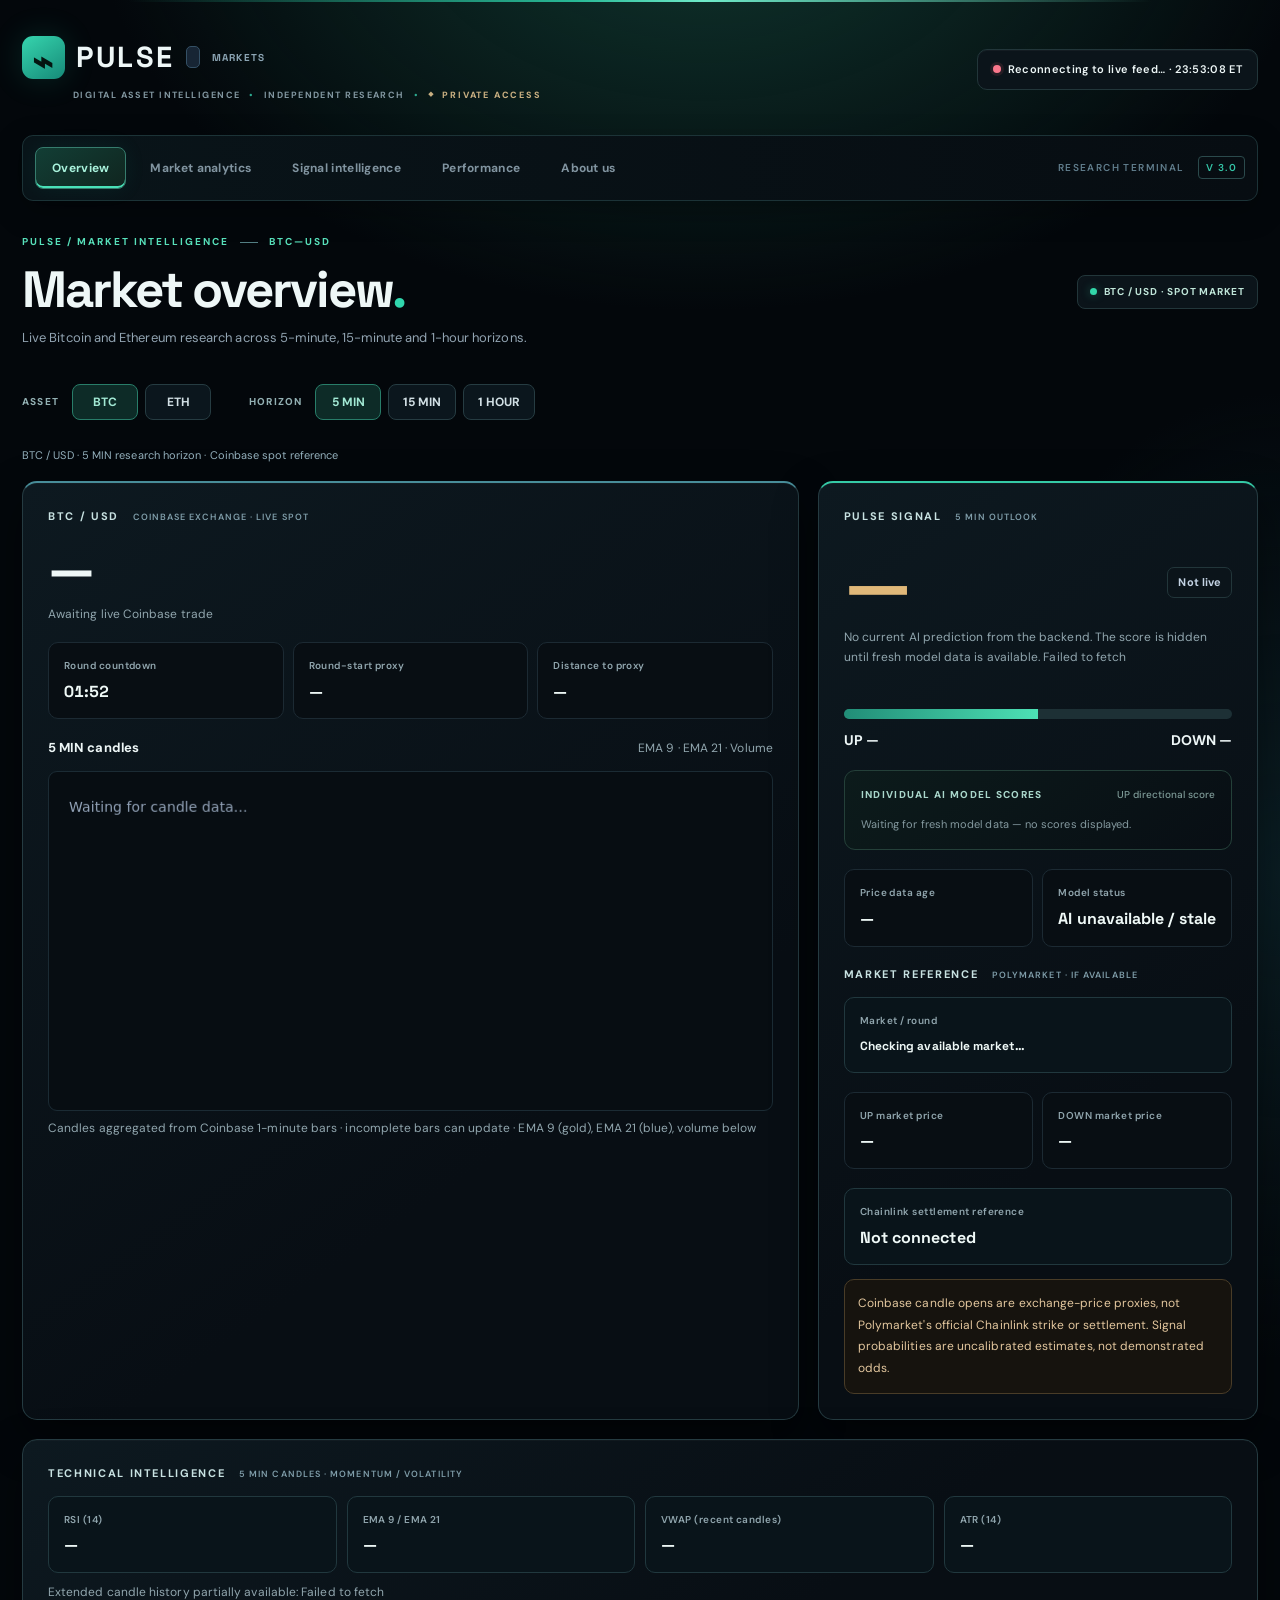
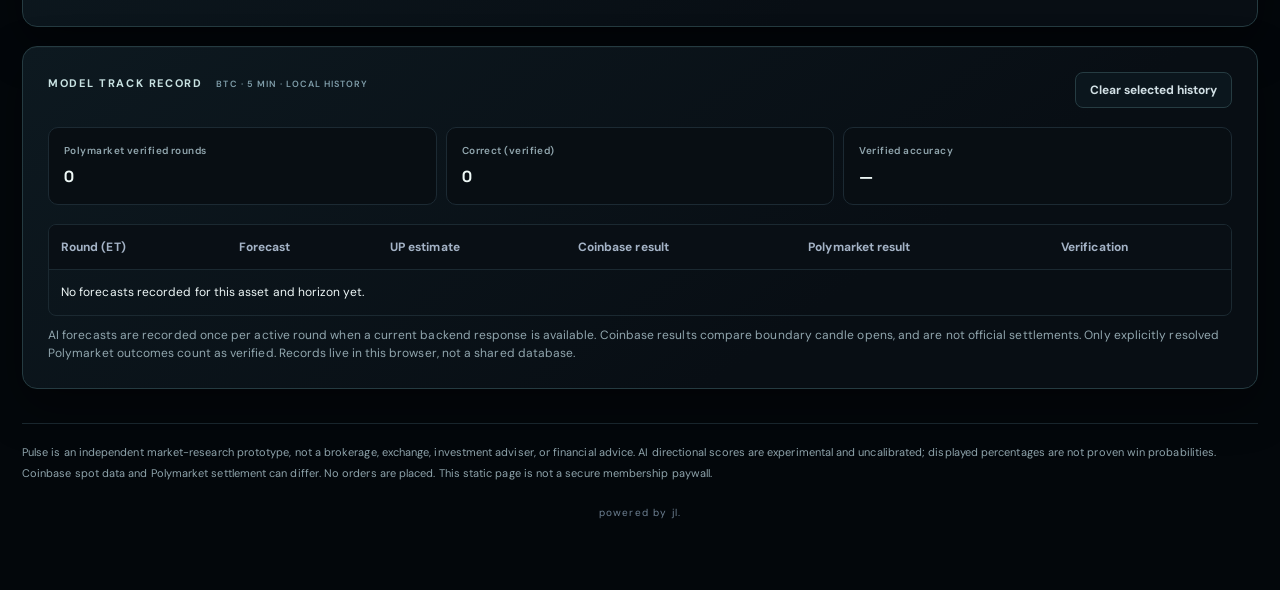
<file: PULSE-AI-v5-model-breakdown-index.html>
<!DOCTYPE html>
<!DOCTYPE html>

<html lang="en"><head><meta charset="utf-8"/><meta content="width=device-width,initial-scale=1" name="viewport"/><meta content="#090e17" name="theme-color"/><title>PULSE | Digital Asset Intelligence</title><style>
@import url('https://fonts.googleapis.com/css2?family=DM+Sans:wght@400;500;600;700;800&family=Space+Grotesk:wght@500;600;700&display=swap');
:root{color-scheme:dark;--bg:#080c13;--card:#101722;--line:#26303f;--muted:#8e9caf;--text:#eff4fb;--green:#21c995;--red:#fa6579;--gold:#e8b568}*{box-sizing:border-box}html{scroll-behavior:smooth}body{margin:0;background:radial-gradient(ellipse 75% 35% at 50% -15%,#162c41 0%,transparent 80%),var(--bg);color:var(--text);font:14px/1.55 'DM Sans',system-ui,-apple-system,Segoe UI,Arial}body:before{content:'';display:block;height:3px;background:linear-gradient(90deg,#0b1722,#22c996 45%,#3979b2 75%,#0b1722)}main{max-width:1320px;margin:auto;padding:22px 22px 64px}.top{display:flex;align-items:center;justify-content:space-between;flex-wrap:wrap;gap:16px;margin-bottom:25px;padding-bottom:22px;border-bottom:1px solid #243042}.brand{font-family:'Space Grotesk',system-ui;font-size:25px;font-weight:700;letter-spacing:-1.15px;display:flex;align-items:center;gap:10px}.brand b{display:inline-grid;place-items:center;width:38px;height:38px;border-radius:11px;background:linear-gradient(135deg,#20d49c,#136a70);color:#071611;font-size:25px;box-shadow:0 5px 24px #00b88c20}.brand span{border:1px solid #345065;background:#172534;color:#a4c8df;border-radius:5px;padding:2px 6px;font-size:10px!important;letter-spacing:1.2px!important}.small,.hint{font-size:12px;color:var(--muted)}.status{border:1px solid #314052;background:#131e2c;border-radius:9px;padding:9px 13px;font-size:12px;font-weight:600;white-space:nowrap}.dot{display:inline-block;width:8px;height:8px;border-radius:50%;background:var(--gold);margin-right:7px;box-shadow:0 0 0 3px #e8b5681b}.dot.good{background:var(--green);box-shadow:0 0 0 3px #21c9951c}.dot.bad{background:var(--red);box-shadow:0 0 0 3px #fa65791c}.eyebrow{color:#8b9bb0;font-size:11px;letter-spacing:1.8px;font-weight:800;text-transform:uppercase;margin-bottom:11px}.sectionhead{display:flex;justify-content:space-between;align-items:center;gap:12px;margin-bottom:17px}.sectionhead h1{font:700 clamp(22px,3.5vw,30px)/1.15 'Space Grotesk',sans-serif;letter-spacing:-.9px;margin:0}.sectionhead p{margin:6px 0 0;color:var(--muted);font-size:12px}.marketpill{border:1px solid #314052;background:#111c28;padding:8px 12px;border-radius:8px;font-size:11px;font-weight:700;color:#b9cbda}.grid{display:grid;grid-template-columns:minmax(0,1.5fr) minmax(320px,.85fr);gap:16px}.card{background:linear-gradient(155deg,#131d2a 0%,#101722 55%,#0e1520 100%);border:1px solid var(--line);border-radius:13px;padding:22px;min-width:0;box-shadow:0 14px 42px #00000020}.card h2{margin:0 0 14px;color:#98a8bd;font-size:11px;letter-spacing:1.65px;font-weight:800;text-transform:uppercase}.big{font:700 clamp(34px,5vw,53px)/1.15 'Space Grotesk',system-ui;letter-spacing:-1.9px;font-variant-numeric:tabular-nums;margin-bottom:5px}.subgrid{display:grid;grid-template-columns:repeat(3,minmax(0,1fr));gap:9px;margin:19px 0}.stat{background:#0b121c;border:1px solid #243143;border-radius:9px;padding:13px;min-width:0}.stat label{display:block;font-size:11px;color:var(--muted);margin-bottom:7px;font-weight:600}.stat strong{font:700 16px/1.35 'Space Grotesk',system-ui;font-variant-numeric:tabular-nums;overflow-wrap:anywhere}.chartbar,.line{display:flex;gap:7px;flex-wrap:wrap;align-items:center}.chartbar{justify-content:space-between;margin:18px 0 12px}.chartbar strong{font-size:13px}.btn{border:1px solid #35445a;border-radius:7px;background:#142033;color:#c9d8e9;padding:7px 12px;font-weight:700;font:700 12px 'DM Sans',sans-serif;cursor:pointer;transition:background .15s,border-color .15s}.btn:hover{background:#1c324a;border-color:#5b7794}.btn.selected{background:#1c423e;border-color:#2c947c;color:#75e5c3}canvas{display:block;width:100%;height:340px;background:linear-gradient(180deg,#0a111b,#0b131f);border:1px solid #233143;border-radius:9px;touch-action:pan-y}.signal{font:700 clamp(42px,6vw,72px)/1.15 'Space Grotesk',system-ui;letter-spacing:-2px}.up{color:var(--green)}.down{color:var(--red)}.warning{color:var(--gold)}.meter{height:9px;background:#283444;border-radius:99px;overflow:hidden;margin:17px 0 11px}.meter>div{height:100%;background:linear-gradient(90deg,#179d7d,#2fe1a9);width:50%;transition:width .25s}.flex{display:flex;justify-content:space-between;gap:10px;align-items:center}.tag{padding:6px 10px;border:1px solid #385069;background:#192635;border-radius:7px;font-size:11px;color:#c3d2e3;font-weight:700}.notice{margin-top:14px;border:1px solid #594831;background:#211e1b;padding:13px;border-radius:8px;color:#e3c79e;font-size:12px;line-height:1.65}.full{grid-column:1/-1}.tablewrap{overflow-x:auto;border:1px solid #253245;border-radius:8px}table{width:100%;border-collapse:collapse;font-size:12px;min-width:650px}th,td{padding:13px 12px;border-bottom:1px solid #253346;text-align:left}th{color:#a4b3c6;font-weight:700;background:#0b1420}tr:last-child td{border-bottom:0}.indicators{display:grid;grid-template-columns:repeat(4,minmax(0,1fr));gap:10px}.foot{margin-top:23px;padding-top:18px;border-top:1px solid #253143;color:var(--muted);font-size:11px;line-height:1.75}a{color:#83c5ef}#reason{min-height:65px;line-height:1.7}#direction{min-width:0}#confidence{text-align:right}.spacer{height:8px}.card:has(#direction){border-top:2px solid #2b987f}.card:has(#price){border-top:2px solid #477ea3}@media(max-width:850px){main{padding:16px 12px 50px}.grid{grid-template-columns:1fr}.full{grid-column:auto}.indicators{grid-template-columns:repeat(2,minmax(0,1fr))}canvas{height:290px}.card{padding:16px}.sectionhead{align-items:flex-start}.marketpill{display:none}}@media(max-width:420px){.brand{font-size:21px}.top{gap:10px}.status{font-size:11px}.subgrid{gap:6px}.stat{padding:9px}.stat strong{font-size:13px}.stat label{font-size:10px}.big{font-size:35px}.signal{font-size:48px}.sectionhead h1{font-size:23px}}

/* PULSE institutional visual system */
:root{--pulse:#35d7b1}
body{background:radial-gradient(ellipse at 80% -15%,#10252a 0%,transparent 48%),#080d14}
main{max-width:1450px}
.top{padding:9px 0 24px;margin-bottom:0;border-bottom:0}
.brand{font-family:'Space Grotesk',system-ui;letter-spacing:.065em;font-size:25px;font-weight:700;gap:11px}
.brand b.pulsemark{font-family:Georgia,serif;font-weight:700;font-size:35px;border-radius:9px;background:#28cda9;color:#041510;width:39px;height:39px;box-shadow:0 0 0 1px #53e3c145}
.brand-divider{height:22px;width:1px;background:#344756;margin:0 1px}
.brand .brand-unit{font-size:10px!important;letter-spacing:.2em;border:0;background:none;padding:0;color:#8ca5b4!important;font-weight:700}
.brand-sub{margin:7px 0 0 51px;font-size:9px;letter-spacing:.19em;font-weight:700;color:#718a9a}
.brand-dot{color:#31d5af;margin:0 7px}
.topnav{display:flex;align-items:center;gap:30px;border-top:1px solid #20303b;border-bottom:1px solid #20303b;padding:17px 0;margin-bottom:30px;color:#8093a2;font-size:12px;font-weight:600;letter-spacing:.015em}
.topnav>span{white-space:nowrap}.topnav .nav-active{color:#e6f6f4;position:relative}
.topnav .nav-active:after{content:'';height:2px;background:#2cd6ac;position:absolute;bottom:-18px;left:0;right:0}
.topnav .nav-right{margin-left:auto;font-size:10px;letter-spacing:.14em;color:#607d8c}
.version{border:1px solid #2b4a4c;color:#35c6a8;border-radius:4px;padding:4px 7px;margin-left:10px}
.sectionhead{margin-bottom:28px}
.sectionhead h1{font-size:clamp(30px,3.4vw,45px);letter-spacing:-1.7px;margin-top:10px;margin-bottom:7px}
.sectionhead p{font-size:13px;color:#92a4b2}
.headline-period{color:#30d6ad}
.eyebrow{font-size:10px;letter-spacing:.18em;color:#48cbaa;font-weight:700}
.eyebrow-line{display:inline-block;width:18px;height:1px;background:#537e83;vertical-align:middle;margin:0 7px}
.marketpill{background:#0f211f;border:1px solid #254e46;color:#c0e6d9;font-size:10px;font-weight:700;letter-spacing:.08em}
.market-bullet{display:inline-block;background:#32d7a9;width:7px;height:7px;border-radius:50%;margin-right:7px;box-shadow:0 0 10px #32d7a965}
.card{background:linear-gradient(150deg,#111c26,#0e1721);border:1px solid #253443;box-shadow:0 8px 35px #00000018}
.card h2{letter-spacing:.07em;font-size:12px;font-weight:700;color:#e7f2f6}
.source-label{font-size:9px;letter-spacing:.12em;color:#7f9da9;font-weight:600;margin-left:9px}
.stat{background:#0c1720;border-color:#243341}
.big{font-family:'Space Grotesk',system-ui;letter-spacing:-1.4px}
.foot{border-top:1px solid #263745;margin-top:34px;padding-top:18px;line-height:1.7}
@media(max-width:850px){.topnav{gap:18px;overflow-x:auto;scrollbar-width:none}.topnav .nav-right{display:none}}
@media(max-width:540px){.topnav{gap:20px;padding:14px 0;margin-bottom:22px;font-size:11px}.topnav .nav-active:after{bottom:-15px}.brand{font-size:22px}.brand-sub{font-size:8px;margin-left:49px}.source-label{display:block;margin:5px 0 0}.sectionhead h1{letter-spacing:-.8px}}

/* PULSE private-terminal visual refresh: darker, restrained, premium */
:root{--bg:#030508;--card:#090d13;--line:#1b2630;--muted:#82909c;--text:#eaf0f4;--green:#29cda8;--red:#ed6b7a;--gold:#cba46a}
html{background:#030508}
body{background:radial-gradient(ellipse 60% 28% at 50% -13%,#102020 0%,transparent 77%),#030508!important;color:var(--text)}
body:before{height:1px;background:linear-gradient(90deg,transparent,#26584f 50%,transparent)}
.top{border-bottom-color:#18242c}
.topnav{background:#05090e;border-top-color:#18242c;border-bottom-color:#18242c;color:#75858f}
.card{background:linear-gradient(150deg,#0d141b,#090e14 58%,#080c11)!important;border-color:#1b2931!important;box-shadow:0 14px 48px #0007!important}
.stat,.subgrid .stat{background:#080e13!important;border-color:#1c2a33!important}
.marketpill,.status,.tag{background:#0b141a!important;border-color:#22363a!important}
.btn{background:#0b161d!important;border-color:#263c42!important;color:#d2e0e5}
.btn.selected{background:#0d2b27!important;border-color:#287d69!important;color:#a2e9d4}
canvas{background:#070d12!important;border-color:#1b2b34!important}
.notice{background:#16130e!important;border-color:#493c27!important}
.tablewrap,th,td{border-color:#1b2931!important}th{background:#090f15!important}
.foot{border-top-color:#1b2931}
.brand b.pulsemark{background:linear-gradient(145deg,#36d5ae,#168a78)!important;box-shadow:0 0 0 1px #347d683d!important}
.brand-sub{display:flex;flex-wrap:wrap;align-items:center;gap:4px;line-height:1.8;color:#8297a1!important}
.brand-dot{margin:0 5px!important;color:#2ca88e!important}
.private-access{color:#c8af81;font-weight:800;letter-spacing:.2em;white-space:nowrap}
.private-access:before{content:'◆';font-size:7px;color:#c8af81;margin-right:7px;vertical-align:2px}
@media(max-width:520px){.brand-sub{margin-left:0!important;font-size:8px!important;letter-spacing:.13em!important}.brand-dot{margin:0 2px!important}.private-access{letter-spacing:.12em}}

.switches{display:flex;flex-wrap:wrap;gap:8px;align-items:center;margin:0 0 18px}.switches .btn{min-width:66px}.switch-label{font-size:10px;color:#82909c;letter-spacing:.12em;font-weight:800;margin-right:6px}.switch-group{display:flex;align-items:center;gap:7px;flex-wrap:wrap;margin-right:22px}.pill-note{font-size:11px;color:#95b1bd;margin-bottom:17px}.metric-list{display:grid;grid-template-columns:repeat(2,minmax(0,1fr));gap:10px}.grid .card{min-width:0}.market-pill-alt{color:#9ce8d1}.tag{white-space:normal;text-align:right}.foot a{color:#83c5ef}@media(max-width:540px){.switch-group{margin-right:0}.switches{gap:14px}.metric-list{grid-template-columns:1fr}.brand-unit{display:none!important}}

/* PULSE V3: private terminal sections */
.topnav{gap:8px;align-items:center}.nav-tab{appearance:none;background:transparent;border:1px solid transparent;border-radius:7px;padding:10px 15px;color:#8194a0;font:600 12px 'DM Sans',sans-serif;white-space:nowrap;cursor:pointer;transition:all .2s}.nav-tab:hover{color:#e7f7f3;background:#0d191d;border-color:#223b3e}.nav-tab.nav-active{background:#0d2724;border-color:#2d7667;color:#a9f2dc;box-shadow:inset 0 -2px #31d6ad}.topnav .nav-active:after{display:none}.terminal-panel[hidden],#overview-head[hidden]{display:none!important}.terminal-page{animation:panelIn .3s ease both}@keyframes panelIn{from{opacity:.4;transform:translateY(7px)}to{opacity:1;transform:translateY(0)}}.page-eyebrow,.vip-kicker{font-size:10px;letter-spacing:.21em;font-weight:800;color:#42cbaa}.page-title{font:700 clamp(32px,5vw,56px)/1.12 'Space Grotesk',sans-serif;letter-spacing:-2px;margin:14px 0}.page-title span{color:#34d3ad}.page-title em{font-style:normal;color:#3ed3ad}.page-lead{max-width:760px;color:#9eacb7;font-size:15px;line-height:1.85;margin:0 0 24px}.premium-rule{height:1px;background:linear-gradient(90deg,#31caa1,#274b50 55%,transparent);margin:25px 0}.terminal-grid{display:grid;grid-template-columns:repeat(3,minmax(0,1fr));gap:15px;margin:20px 0}.terminal-grid.twin{grid-template-columns:repeat(2,minmax(0,1fr))}.vip-card{background:linear-gradient(145deg,#111c23,#080d13 75%);border:1px solid #22363d;border-radius:13px;padding:25px;min-width:0;box-shadow:0 12px 35px #0005;position:relative;overflow:hidden}.vip-card:before{content:'';position:absolute;top:0;left:0;right:0;height:1px;background:linear-gradient(90deg,#39caa6,transparent 75%);opacity:.6}.vip-card h2{font:700 20px/1.3 'Space Grotesk',sans-serif;letter-spacing:-.4px;margin:13px 0 16px;color:#e7f3f3}.vip-card p{color:#9eacb7;line-height:1.85;font-size:13px}.vip-card .asset-head{display:flex;justify-content:space-between;gap:10px;align-items:center}.vip-card .asset-symbol{font:700 23px 'Space Grotesk',sans-serif;letter-spacing:-.6px}.vip-card .tiny-pill{font-size:9px;letter-spacing:.1em;color:#8ecdbd;border:1px solid #2a4b46;padding:5px 8px;border-radius:5px}.vip-card .signal-value{font:700 31px 'Space Grotesk',sans-serif;margin:17px 0 8px}.vip-card .metric-line{display:flex;justify-content:space-between;gap:12px;border-top:1px solid #203038;padding:10px 0;font-size:12px;color:#98aab4}.vip-card .metric-line strong{color:#e3eeee;font-weight:700;text-align:right}.vip-card .signal-value.up{color:#29cda8}.vip-card .signal-value.down{color:#ed6b7a}.vip-card .signal-value.neutral{color:#b7c3cc}.vip-card .card-action{margin-top:12px}.method-list>div{display:flex;justify-content:space-between;gap:12px;padding:14px 0;border-bottom:1px solid #213139}.method-list b{color:#e0eee9}.method-list span{color:#92a4af;text-align:right;font-size:12px}.note-card{margin:18px 0 28px}.about-hero{display:grid;grid-template-columns:1.25fr .75fr;gap:28px;align-items:center;padding:30px;border:1px solid #25463f;border-radius:15px;background:radial-gradient(ellipse at 80% 45%,#123a32 0%,#0c171b 45%,#080e13 100%);overflow:hidden}.about-hero h2{font:700 clamp(26px,3vw,39px)/1.18 'Space Grotesk',sans-serif;letter-spacing:-1px;margin:18px 0}.about-hero p{font-size:14px;color:#a8b9bd;line-height:1.9;max-width:670px}.about-chips{display:flex;flex-wrap:wrap;gap:8px;margin-top:20px}.about-chips span{border:1px solid #2d5a50;background:#0e2a26;border-radius:5px;padding:7px 10px;color:#a1e9d1;font-size:9px;font-weight:800;letter-spacing:.1em}.about-orbit{height:280px;display:grid;place-items:center;position:relative}.orbit{border:1px solid #2b927b;border-radius:50%;position:absolute;box-shadow:0 0 40px #1dd3a317}.orbit.outer{width:260px;height:260px;border-style:dashed;animation:orbitSpin 60s linear infinite}.orbit.inner{width:194px;height:194px;border-color:#39cba6;box-shadow:0 0 45px #1dd3a324,inset 0 0 40px #1dd3a313}.orbit-core{display:grid;place-items:center;background:linear-gradient(145deg,#3ae1b8,#0e846e);border-radius:24px;color:#021c18;width:100px;height:100px;font-size:83px;font-weight:900;box-shadow:0 0 65px #1dd3a34a}.orbit-caption{position:absolute;bottom:0;font-size:9px;letter-spacing:.25em;color:#81c3b3}@keyframes orbitSpin{to{transform:rotate(360deg)}}.feature-number{font:700 10px 'Space Grotesk',sans-serif;letter-spacing:.18em;color:#45caa6}.about-disclosure{margin:20px 0 32px}.vip-card button{cursor:pointer}.perf-good{color:#36d6a8}.perf-muted{color:#92a4af}.perf-warn{color:#e8b568}@media(max-width:1050px){.terminal-grid{grid-template-columns:repeat(2,minmax(0,1fr))}.about-hero{grid-template-columns:1fr .6fr}}@media(max-width:700px){.topnav{overflow-x:auto;flex-wrap:nowrap;padding:10px 0}.nav-tab{padding:9px 12px;font-size:11px}.terminal-grid,.terminal-grid.twin{grid-template-columns:1fr}.about-hero{grid-template-columns:1fr;padding:20px}.about-orbit{height:230px}.orbit.outer{width:210px;height:210px}.orbit.inner{width:160px;height:160px}.page-title{letter-spacing:-1px}.vip-card{padding:19px}}

/* PULSE V4 — AI intelligence terminal refinement */
:root{--bg:#03070b;--card:#0b1219;--line:#21343b;--muted:#91a6ae;--text:#eef7f7;--green:#45e0b5;--red:#fa778b;--gold:#e0b879}
html{scrollbar-color:#25463f #060c10}
body{background:radial-gradient(ellipse 60% 24% at 55% -5%,#10372f 0%,transparent 80%),radial-gradient(ellipse 30% 26% at 100% 40%,#0a1d23 0%,transparent 85%),#03070b!important;letter-spacing:.005em}
body:before{height:2px;background:linear-gradient(90deg,transparent 10%,#28b996 45%,#6feac9 55%,transparent 90%)}
main{max-width:1460px;padding-top:25px}
.top{padding:8px 0 26px}.brand{font-size:29px;letter-spacing:.075em}.brand b.pulsemark{width:43px;height:43px;border-radius:11px;box-shadow:0 0 32px #26d6aa28!important}
.brand-sub{font-size:9px!important;letter-spacing:.16em!important}.status{padding:11px 15px;border-radius:10px;font-size:11px;letter-spacing:.03em;box-shadow:inset 0 1px #ffffff09}
.topnav{position:relative;margin-top:6px;padding:11px 12px;gap:7px;border:1px solid #1c3337;border-radius:11px;background:linear-gradient(90deg,#091419,#070d12)!important;box-shadow:0 10px 30px #0004}
.nav-tab{padding:12px 16px;border-radius:8px;font-weight:700;letter-spacing:.025em}.nav-tab.nav-active{background:linear-gradient(145deg,#123e35,#10251f);border-color:#367c6d;box-shadow:inset 0 -2px #49e1b8,0 0 22px #19cba313}
.nav-tab:focus-visible,.btn:focus-visible{outline:2px solid #63e4c2;outline-offset:3px}
.sectionhead{margin-top:33px}.sectionhead h1{font-size:clamp(35px,4vw,51px);letter-spacing:-2.1px}.sectionhead p{font-size:13px;line-height:1.8}
.eyebrow,.page-eyebrow,.vip-kicker{color:#58e1bb;letter-spacing:.2em}.page-title{font-size:clamp(38px,5.5vw,67px);letter-spacing:-2.7px;margin:15px 0 16px}.page-lead{font-size:15px;line-height:1.9;color:#b2c4c9}
.switches{margin-bottom:21px}.switch-group{padding:6px 8px 6px 0}.switch-label{color:#93b0b3}.btn{padding:9px 14px;border-radius:8px;transition:transform .18s,border-color .18s,background .18s}.btn:hover{transform:translateY(-1px)}
.grid{gap:19px}.card,.vip-card{border-radius:15px!important;background:linear-gradient(145deg,#0d1920,#080e14 68%)!important;border:1px solid #253b41!important;box-shadow:0 18px 45px #0006,inset 0 1px #ffffff06!important}
.card{padding:25px}.card h2{font-size:11px;letter-spacing:.15em;color:#c8e2e2}.card:has(#direction){border-top:2px solid #35caa6!important}.card:has(#price){border-top:2px solid #488d99!important}
.stat{border-radius:10px;padding:15px!important;background:#09141a!important;border:1px solid #21383e!important}.stat label{font-size:10px;letter-spacing:.045em}.stat strong{color:#eff9f7}
.signal{font-size:clamp(50px,6vw,78px)}.meter{height:10px;background:#1d3035}.meter>div{background:linear-gradient(90deg,#218d77,#4de1b5)}.notice{border-radius:10px;line-height:1.8}
.vip-card{padding:27px}.vip-card:before{height:2px;background:linear-gradient(90deg,#43e4b7,transparent 75%)}.vip-card h2{font-size:21px}.vip-card p{color:#a9bfc4}.vip-card .signal-value{font-size:37px;letter-spacing:-1.1px}
.vip-card .metric-line{padding:12px 0;border-bottom:1px solid #1d3439;border-top:0}.vip-card .metric-line:last-of-type{border-bottom:0}.vip-card .tiny-pill{border-radius:6px}
.premium-rule{background:linear-gradient(90deg,#3de2b5,#1d4545 50%,transparent)}
.ai-hero{position:relative;overflow:hidden;display:grid;grid-template-columns:minmax(0,1.25fr) minmax(280px,.75fr);gap:32px;align-items:center;padding:38px;border:1px solid #2d6559;border-radius:18px;background:radial-gradient(ellipse at 85% 45%,#155548 0%,#0d2525 38%,#071016 78%);box-shadow:0 22px 70px #0007}
.ai-hero:after{content:'';position:absolute;inset:0;pointer-events:none;background:linear-gradient(110deg,transparent 60%,#7fffe006 80%,transparent)}
.ai-hero h2{font:700 clamp(32px,3.6vw,49px)/1.14 'Space Grotesk',sans-serif;letter-spacing:-1.7px;margin:18px 0}.ai-hero h2 span{color:#56e5bd}.ai-hero p{max-width:660px;color:#bbced0;font-size:14px;line-height:1.95}
.ai-chiprow{display:flex;flex-wrap:wrap;gap:9px;margin-top:23px}.ai-chip{padding:8px 11px;border:1px solid #32675b;border-radius:6px;background:#12342d;color:#a9f4dc;font-size:10px;font-weight:800;letter-spacing:.09em}
.ai-core{display:grid;grid-template-columns:repeat(2,1fr);gap:11px;position:relative;z-index:1}.ai-core .ai-number{padding:20px 14px;border:1px solid #3a6a60;border-radius:12px;background:#071a1bbf;text-align:center}.ai-core strong{display:block;font:700 39px 'Space Grotesk',sans-serif;color:#5aebc2;line-height:1.2}.ai-core span{display:block;font-size:10px;letter-spacing:.11em;color:#b4d2cc;margin-top:6px;font-weight:700}
.ai-section-label{margin:34px 0 12px;font:700 11px 'DM Sans',sans-serif;letter-spacing:.2em;color:#5ae2bc}.ai-explainer{display:grid;grid-template-columns:repeat(3,minmax(0,1fr));gap:15px}.ai-explainer .vip-card h2{margin:12px 0}.ai-explainer .feature-number{font-size:11px;color:#65e7c2}
.ai-models{display:grid;grid-template-columns:repeat(2,minmax(0,1fr));gap:12px;margin:16px 0 25px}.ai-models .ai-model{padding:18px;border:1px solid #25433f;border-radius:11px;background:#0b181b}.ai-model strong{display:block;color:#eaf7f3;font:700 17px 'Space Grotesk',sans-serif}.ai-model small{display:block;margin-top:6px;color:#a2bbb9;font-size:12px;line-height:1.7}.ai-model .model-tag{float:right;font-size:10px;color:#73e7c6;border:1px solid #36695e;padding:4px 7px;border-radius:5px}
.ai-disclosure{border-left:3px solid #d2ae77;background:#161711;border-radius:0 12px 12px 0;padding:23px 25px;margin:25px 0 30px}.ai-disclosure h2{margin:0 0 10px;font:700 19px 'Space Grotesk',sans-serif}.ai-disclosure p{color:#c5c5b7;line-height:1.85;font-size:13px}
.foot{line-height:1.95;color:#8ea3ab}
@media(max-width:900px){.ai-hero{grid-template-columns:1fr}.ai-core{max-width:520px}.ai-explainer{grid-template-columns:1fr 1fr}}
@media(max-width:700px){main{padding:14px 12px 50px}.topnav{border-radius:9px;padding:8px;gap:4px}.nav-tab{padding:10px 12px}.ai-hero{padding:23px;gap:22px}.ai-hero h2{font-size:34px}.ai-explainer,.ai-models{grid-template-columns:1fr}.card{padding:17px}.vip-card{padding:21px}.page-title{letter-spacing:-1.4px}.sectionhead h1{letter-spacing:-1px}}
@media(prefers-reduced-motion:reduce){*,*:before,*:after{animation-duration:.01ms!important;transition-duration:.01ms!important;scroll-behavior:auto!important}}

/* PULSE V5: individual ensemble score bars */
.ensemble-breakdown{margin:18px 0 19px;padding:16px;border:1px solid #244039;border-radius:11px;background:linear-gradient(140deg,#0c1b1b,#080e14)}
.ensemble-heading{display:flex;justify-content:space-between;align-items:center;gap:10px;margin-bottom:13px;font-size:10px;font-weight:800;letter-spacing:.13em;color:#a9d7cb;text-transform:uppercase}
.ensemble-heading small{font-size:10px;letter-spacing:0;color:#7e9b98;font-weight:500;text-transform:none}
.ensemble-row{margin:11px 0}.ensemble-row-top{display:flex;justify-content:space-between;align-items:center;gap:8px;margin-bottom:6px;font-size:11px;color:#b4c9c8}.ensemble-row-top strong{color:#e4f3ee;font-variant-numeric:tabular-nums}
.ensemble-track{height:7px;border-radius:20px;background:#38252d;overflow:hidden}.ensemble-fill{height:100%;border-radius:20px;background:linear-gradient(90deg,#168f7c,#35dab0);transition:width .35s ease}
.ensemble-empty{font-size:11px;color:#84999f;line-height:1.65}.ensemble-legend{display:flex;justify-content:space-between;gap:8px;font-size:10px;color:#829ca0;margin-top:11px}
.ensemble-card{margin-top:14px;border-top:1px solid #22343b;padding-top:13px}.ensemble-card .ensemble-breakdown{margin:0;padding:13px;background:#081316}.ensemble-card .ensemble-heading{flex-wrap:wrap}
</style></head><body><main>
<header class="top"><div><div class="brand"><b class="pulsemark">⌁</b> PULSE <span class="brand-divider"></span><span class="brand-unit">MARKETS</span></div><div class="small brand-sub">DIGITAL ASSET INTELLIGENCE <span class="brand-dot">•</span> INDEPENDENT RESEARCH <span class="brand-dot">•</span> <span class="private-access">PRIVATE ACCESS</span></div></div><div class="status"><span class="dot" id="dot"></span><span id="connection">Connecting…</span> · <span id="clock">--:--:--</span> ET</div></header>
<nav aria-label="Terminal sections" class="topnav"><button aria-selected="true" class="nav-tab nav-active" data-panel="overview" type="button">Overview</button><button aria-selected="false" class="nav-tab" data-panel="analytics" type="button">Market analytics</button><button aria-selected="false" class="nav-tab" data-panel="signals" type="button">Signal intelligence</button><button aria-selected="false" class="nav-tab" data-panel="performance" type="button">Performance</button><button aria-selected="false" class="nav-tab" data-panel="about" type="button">About us</button><span class="nav-right">RESEARCH TERMINAL <span class="version">V 3.0</span></span></nav>
<div class="sectionhead" id="overview-head"><div><div class="eyebrow">PULSE / MARKET INTELLIGENCE <span class="eyebrow-line"></span> <span id="eyebrowPair">BTC—USD</span></div><h1>Market overview<span class="headline-period">.</span></h1><p>Live Bitcoin and Ethereum research across 5-minute, 15-minute and 1-hour horizons.</p></div><div class="marketpill"><span class="market-bullet"></span><span id="marketPill">BTC / USD · SPOT MARKET</span></div></div>
<div aria-label="Market and forecast timeframe" class="switches"><div class="switch-group"><span class="switch-label">ASSET</span><button aria-pressed="true" class="btn selected" data-asset="BTC">BTC</button><button aria-pressed="false" class="btn" data-asset="ETH">ETH</button></div><div class="switch-group"><span class="switch-label">HORIZON</span><button aria-pressed="true" class="btn selected" data-horizon="300">5 MIN</button><button aria-pressed="false" class="btn" data-horizon="900">15 MIN</button><button aria-pressed="false" class="btn" data-horizon="3600">1 HOUR</button></div></div>
<div class="pill-note" id="scope">BTC / USD · 5-minute research horizon · Coinbase spot reference</div>
<section class="grid terminal-panel" id="overview-panel">
<article class="card"><h2><span id="priceTitle">BTC / USD</span> <span class="source-label">COINBASE EXCHANGE · LIVE SPOT</span></h2><div class="big" id="price">Loading…</div><div class="small" id="lastTick">Awaiting live market data</div><div class="subgrid"><div class="stat"><label>Round countdown</label><strong id="timer">--:--</strong></div><div class="stat"><label>Round-start proxy</label><strong id="start">—</strong></div><div class="stat"><label>Distance to proxy</label><strong id="distance">—</strong></div></div><div class="chartbar"><strong id="chartTitle">5-minute candles</strong><span class="small">EMA 9 · EMA 21 · Volume</span></div><canvas aria-label="Candlestick chart" id="chart"></canvas><div class="small" id="chartCaption" style="margin-top:8px">Candles use Coinbase data; incomplete bars may update.</div></article>
<article class="card"><h2>PULSE SIGNAL <span class="source-label" id="signalTitle">5-MINUTE OUTLOOK</span></h2><div class="flex"><div class="signal warning" id="direction">—</div><span class="tag" id="confidence">Waiting for data</span></div><div class="small" id="reason">Connecting to Coinbase and loading historical candles.</div><div class="meter"><div id="meter" style="width:50%"></div></div><div class="flex"><strong id="pup">UP —</strong><strong id="pdown">DOWN —</strong></div><div class="ensemble-breakdown" id="overview-ensemble"><div class="ensemble-heading">Individual AI model scores <small>UP direction</small></div><div class="ensemble-empty">Awaiting fresh AI model data…</div></div><div class="subgrid" style="grid-template-columns:repeat(2,1fr)"><div class="stat"><label>Price data age</label><strong id="age">—</strong></div><div class="stat"><label>Model status</label><strong id="modelStatus">Waiting</strong></div></div><h2>MARKET REFERENCE <span class="source-label">POLYMARKET · IF AVAILABLE</span></h2><div class="stat"><label>Market / round</label><strong id="roundName" style="font-size:12px;overflow-wrap:anywhere">Checking…</strong></div><div class="subgrid" style="grid-template-columns:repeat(2,1fr)"><div class="stat"><label>UP market price</label><strong id="marketUp">—</strong></div><div class="stat"><label>DOWN market price</label><strong id="marketDown">—</strong></div></div><div class="stat"><label>Chainlink settlement reference</label><strong id="chainlink">Not connected</strong></div><div class="notice" id="caution">Coinbase candle opens are exchange-price proxies, not Polymarket's official Chainlink strike or settlement. Signal probabilities are uncalibrated estimates, not demonstrated odds.</div></article>
<article class="card full"><h2>TECHNICAL INTELLIGENCE <span class="source-label" id="indicatorSource">5-MINUTE CANDLES · MOMENTUM / VOLATILITY</span></h2><div class="indicators"><div class="stat"><label>RSI (14)</label><strong id="rsi">—</strong></div><div class="stat"><label>EMA 9 / EMA 21</label><strong id="ema">—</strong></div><div class="stat"><label>VWAP (recent candles)</label><strong id="vwap">—</strong></div><div class="stat"><label>ATR (14)</label><strong id="atr">—</strong></div></div><div class="small" id="diagnostic" style="margin-top:10px">Loading candle history…</div></article>
<article class="card full"><div class="flex"><h2>MODEL TRACK RECORD <span class="source-label" id="historySource">BTC · 5 MIN · LOCAL HISTORY</span></h2><button class="btn" id="clear">Clear selected history</button></div><div class="subgrid"><div class="stat"><label>Polymarket verified rounds</label><strong id="verified">0</strong></div><div class="stat"><label>Correct (verified)</label><strong id="wins">0</strong></div><div class="stat"><label>Verified accuracy</label><strong id="accuracy">—</strong></div></div><div class="tablewrap"><table><thead><tr><th>Round (ET)</th><th>Forecast</th><th>UP estimate</th><th>Coinbase result</th><th>Polymarket result</th><th>Verification</th></tr></thead><tbody id="history"></tbody></table></div><div class="small" style="margin-top:10px">AI forecasts are recorded once per active round when a current backend response is available. Coinbase results compare boundary candle opens, and are not official settlements. Only explicitly resolved Polymarket outcomes count as verified. Records live in this browser, not a shared database.</div></article>
</section><section class="terminal-page terminal-panel" hidden="" id="about-panel"><div class="page-eyebrow">PULSE / AI-POWERED MARKET INTELLIGENCE</div><h1 class="page-title">The intelligence behind <em>the signal.</em></h1><p class="page-lead">PULSE combines live digital-asset market data with experimental trained machine-learning models to make short-duration BTC and ETH research clearer, faster and more transparent.</p><div class="premium-rule"></div><section aria-label="PULSE AI overview" class="ai-hero"><div><div class="vip-kicker">INTRODUCING / PULSE AI</div><h2>Built to read the market <span>one move ahead.</span></h2><p>Our AI-powered intelligence engine analyzes Bitcoin and Ethereum market behavior across three short-term horizons. Rather than relying on a single indicator, PULSE brings together multiple trained models, current Coinbase market information and transparent research context in one focused terminal.</p><p>Each signal reports an UP or DOWN directional score, its underlying model outputs and the freshness of its data. The goal is informed research—not artificial certainty.</p><div class="ai-chiprow"><span class="ai-chip">TRAINED ML ENSEMBLES</span><span class="ai-chip">BTC + ETH</span><span class="ai-chip">LIVE API-POWERED SCORES</span><span class="ai-chip">TRANSPARENT LIMITATIONS</span></div></div><div class="ai-core"><div class="ai-number"><strong>06</strong><span>MODEL CONFIGURATIONS</span></div><div class="ai-number"><strong>03</strong><span>FORECAST HORIZONS</span></div><div class="ai-number"><strong>02</strong><span>DIGITAL ASSETS</span></div><div class="ai-number"><strong>03</strong><span>ENSEMBLE METHODS</span></div></div></section><div class="ai-section-label">THE INTELLIGENCE STACK</div><div class="ai-explainer"><article class="vip-card"><div class="feature-number">01 / INGEST</div><h2>Market data in motion</h2><p>Coinbase BTC and ETH spot candles and live pricing provide the market context. PULSE separately displays momentum, trend and volatility indicators so users can see more than the directional label.</p></article><article class="vip-card"><div class="feature-number">02 / INFER</div><h2>Three-model ensemble</h2><p>Each asset-and-horizon configuration combines outputs from logistic regression, random forest and gradient boosting. These models can identify different statistical patterns in historical price behavior.</p></article><article class="vip-card"><div class="feature-number">03 / INTERPRET</div><h2>Signal with context</h2><p>The terminal presents directional scores, model agreement, data freshness and a separate record of subsequent outcomes. Unavailable or stale AI data is marked rather than presented as a fresh signal.</p></article></div><article class="vip-card" style="margin:22px 0 28px"><div class="feature-number">TRANSPARENCY / MODEL-BY-MODEL</div><h2>See what every AI predicts.</h2><p>Every BTC and ETH UP/DOWN outlook features a combined ensemble score and three individual score bars beneath it: logistic regression, random forest and gradient boosting. Each bar shows that model’s own UP directional score, alongside its complementary DOWN score, so you can compare model agreement and disagreement instead of relying on one headline number.</p><p>These are experimental, uncalibrated directional scores—not verified probabilities, guaranteed outcomes or Polymarket settlement forecasts. If model data is stale or unavailable, PULSE hides the scores rather than implying the prediction is current.</p></article><div class="ai-section-label">SIX CONFIGURATIONS / TWO ASSETS</div><div class="ai-models"><div class="ai-model"><span class="model-tag">BTC / USD</span><strong>Bitcoin intelligence</strong><small>Dedicated trained configurations for 5-minute, 15-minute and 60-minute UP/DOWN research.</small></div><div class="ai-model"><span class="model-tag">ETH / USD</span><strong>Ethereum intelligence</strong><small>Dedicated trained configurations for 5-minute, 15-minute and 60-minute UP/DOWN research.</small></div></div><div class="ai-section-label">INSIDE THE ENSEMBLE</div><div class="ai-explainer"><article class="vip-card"><div class="feature-number">MODEL / 01</div><h2>Logistic regression</h2><p>A statistical baseline that estimates directional tendencies from learned relationships in the training features.</p></article><article class="vip-card"><div class="feature-number">MODEL / 02</div><h2>Random forest</h2><p>An ensemble of decision trees that can capture nonlinear relationships and interactions in market features.</p></article><article class="vip-card"><div class="feature-number">MODEL / 03</div><h2>Gradient boosting</h2><p>A sequential tree-based method designed to learn complex patterns by improving on earlier model errors.</p></article></div><div class="ai-section-label">DESIGNED FOR CLARITY</div>
</section><section class="terminal-page terminal-panel" hidden="" id="performance-panel"><div class="page-eyebrow">PULSE / AUDIT TRAIL</div><h1 class="page-title">Performance<span>.</span></h1><p class="page-lead">A transparent look at locally recorded forecasts, separated by asset, horizon and outcome source.</p><div class="premium-rule"></div><div class="terminal-grid" id="performance-cards"></div><article class="vip-card"><div class="vip-kicker">RECENT RESEARCH / LOCAL RECORDS</div><h2>Prediction ledger</h2><div class="tablewrap"><table><thead><tr><th>Recorded (ET)</th><th>Market</th><th>Horizon</th><th>Forecast</th><th>Coinbase proxy</th><th>Verified Polymarket</th></tr></thead><tbody id="performance-ledger"></tbody></table></div><p class="small" style="margin-top:14px">Records are saved in this browser only, not synchronized across devices. Verified counts include only explicit resolved Polymarket results; Coinbase spot outcomes are not interchangeable with settlement.</p></article></section><section class="terminal-page terminal-panel" hidden="" id="signals-panel"><div class="page-eyebrow">PULSE / DIRECTIONAL ENGINE</div><h1 class="page-title">Signal intelligence<span>.</span></h1><p class="page-lead">Six experimental trained AI research views. Scores refresh from the PULSE backend; unavailable or stale model data stays clearly marked.</p><div class="premium-rule"></div><div class="terminal-grid" id="signal-cards"></div><div class="vip-card note-card"><div class="vip-kicker">MODEL TRANSPARENCY</div><h2>Research, not certainty.</h2><p>UP/DOWN scores come from experimental trained models and are uncalibrated. A displayed 65% estimate does not establish a 65% historical win rate. Results may differ from third-party market settlements.</p></div></section><section class="terminal-page terminal-panel" hidden="" id="analytics-panel"><div class="page-eyebrow">PULSE / QUANTITATIVE RESEARCH</div><h1 class="page-title">Market analytics<span>.</span></h1><p class="page-lead">An AI-supported multi-horizon research terminal for BTC and ETH. Compare live market conditions, technical momentum and volatility without leaving your workspace.</p><div class="premium-rule"></div><div class="terminal-grid" id="analytics-cards"></div><div class="terminal-grid twin"><article class="vip-card"><div class="vip-kicker">METHODOLOGY / INDICATORS</div><h2>Market indicators alongside the AI</h2><div class="method-list"><div><b>RSI 14</b><span>Relative momentum of recent candle closes</span></div><div><b>EMA 9 / EMA 21</b><span>Short and intermediate trend comparison</span></div><div><b>VWAP</b><span>Volume-weighted reference across recent candles</span></div><div><b>ATR 14</b><span>Recent volatility and range estimates</span></div></div></article><article class="vip-card"><div class="vip-kicker">RESEARCH / IMPORTANT CONTEXT</div><h2>Understand the signal</h2><p>Directional scores come from experimental AI models trained on Coinbase market data. They are not validated trading forecasts, financial advice or guarantees. Live predictions appear only when sufficient recent data is available.</p><p>Polymarket market outcomes are shown as verified only after the relevant market explicitly resolves. Coinbase price comparisons are separate spot-market proxies.</p></article></div></section><div class="foot">Pulse is an independent market-research prototype, not a brokerage, exchange, investment adviser, or financial advice. AI directional scores are experimental and uncalibrated; displayed percentages are not proven win probabilities. Coinbase spot data and Polymarket settlement can differ. No orders are placed. This static page is not a secure membership paywall.</div><div style="text-align:center;font-size:10px;color:#6e8193;letter-spacing:.12em;margin:20px 0 6px">powered by jl.</div></main><script>
'use strict';
const $=id=>document.getElementById(id);
const fmt=(n,asset=selectedAsset)=>Number.isFinite(n)?'$'+n.toLocaleString('en-US',{minimumFractionDigits:2,maximumFractionDigits:asset==='ETH'?2:2}):'—';
const pct=n=>Number.isFinite(n)?(n*100).toFixed(1)+'%':'—';
const horizons={300:'5 MIN',900:'15 MIN',3600:'1 HOUR'};
const assets={BTC:{product:'BTC-USD',label:'Bitcoin'},ETH:{product:'ETH-USD',label:'Ethereum'}};
const state={BTC:{price:NaN,lastTick:0,candles:[],trades:[],loading:false,roundLookups:{}},ETH:{price:NaN,lastTick:0,candles:[],trades:[],loading:false,roundLookups:{}}};
let selectedAsset='BTC',horizon=300,ws=null,retry=0,retryTimer=null,fetchingOutcomes=false;
const historyKey='pulse-multi-asset-history-v2';let history=[];
try{history=JSON.parse(localStorage.getItem(historyKey)||'[]');if(!Array.isArray(history))history=[]}catch{history=[]}
// Preserve old BTC five-minute records without reinterpreting their existing verification status.
try{if(!localStorage.getItem('pulse-v2-migrated')){const old=JSON.parse(localStorage.getItem('btc-pulse-pro-history-v1')||'[]');if(Array.isArray(old)){for(const row of old){if(row.round&&!history.some(x=>x.asset==='BTC'&&x.horizon===300&&x.round===String(row.round))){history.push({...row,asset:'BTC',horizon:300,round:String(row.round),slug:row.slug||'btc-updown-5m-'+Number(row.round)*300})}}}localStorage.setItem('pulse-v2-migrated','1');save()}}catch{}
const et=t=>new Intl.DateTimeFormat('en-US',{timeZone:'America/New_York',hour:'2-digit',minute:'2-digit',second:'2-digit',hour12:false}).format(new Date(t));
const etShort=t=>new Intl.DateTimeFormat('en-US',{timeZone:'America/New_York',month:'short',day:'numeric',hour:'2-digit',minute:'2-digit',hour12:false}).format(new Date(t));
const bucket=(t,seconds)=>Math.floor(t/(seconds*1000))*seconds*1000;
const roundId=(t,seconds)=>String(Math.floor(t/(seconds*1000)));
function status(msg,kind=''){$('connection').textContent=msg;$('dot').className='dot '+kind}
function save(){history=history.slice(-400);try{localStorage.setItem(historyKey,JSON.stringify(history))}catch{}renderHistory()}
function rowsFor(asset=selectedAsset,seconds=horizon){const data=state[asset].candles;if(seconds===60)return data.slice(-150);const map=new Map();for(const x of data){const t=bucket(x.t,seconds);let c=map.get(t);if(!c){c={...x,t};map.set(t,c)}else{c.h=Math.max(c.h,x.h);c.l=Math.min(c.l,x.l);c.c=x.c;c.v+=x.v}}return [...map.values()].sort((a,b)=>a.t-b.t).slice(-150)}
function roundStart(asset=selectedAsset,seconds=horizon){const now=Date.now(),t=bucket(now,seconds);const c=rowsFor(asset,seconds).find(x=>x.t===t);return c?.o??NaN}
function ema(vals,n){if(!vals.length)return NaN;let e=vals[0],k=2/(n+1);for(let i=1;i<vals.length;i++)e=vals[i]*k+e*(1-k);return e}
function indicators(asset=selectedAsset,seconds=horizon){const c=rowsFor(asset,seconds).slice(-110);if(c.length<22)return null;const closes=c.map(x=>x.c),diffs=closes.slice(1).map((v,i)=>v-closes[i]);const d=diffs.slice(-14),g=d.reduce((s,v)=>s+Math.max(v,0),0)/14,l=d.reduce((s,v)=>s+Math.max(-v,0),0)/14;const rsi=l===0?(g===0?50:100):100-100/(1+g/l);const e9=ema(closes,9),e21=ema(closes,21);const last=c.slice(-30),vol=last.reduce((s,x)=>s+x.v,0),vwap=vol?last.reduce((s,x)=>s+(x.h+x.l+x.c)/3*x.v,0)/vol:NaN;const trs=c.slice(-14).map((x,i)=>{const prev=c[c.length-15+i]?.c??x.o;return Math.max(x.h-x.l,Math.abs(x.h-prev),Math.abs(x.l-prev))});const atr=trs.reduce((a,b)=>a+b,0)/trs.length;return{rsi,e9,e21,vwap,atr}}
// Predictions come exclusively from the separate experimental Python backend.
const PULSE_AI_URL='https://pulse-ai-backend-ku6i.onrender.com';
const aiPredictions={};
const AI_FETCH_MAX_AGE_MS=90000;
function aiKey(asset,seconds){return asset+':'+(seconds/60)}
function model(asset=selectedAsset,seconds=horizon){
  const item=aiPredictions[aiKey(asset,seconds)];
  if(!item||!item.data||Date.now()-item.received>AI_FETCH_MAX_AGE_MS)return null;
  const d=item.data;
  const candleMs=Date.parse(d.candle_time);
  const reportedAge=Number(d.data_age_seconds);
  const elapsed=(Date.now()-item.received)/1000;
  // Reject old source candles, even when a request itself succeeded.
  if(!Number.isFinite(candleMs)||!Number.isFinite(reportedAge)||reportedAge<0||reportedAge+elapsed>Math.max(300,seconds*1.5))return null;
  const p=Number(d.model_up_score);
  if(!Number.isFinite(p)||p<0||p>1||!['UP','DOWN'].includes(d.direction))return null;
  return{p,side:d.direction,ind:indicators(asset,seconds),data:d,age:reportedAge+elapsed};
}
async function refreshAI(){
  const pairs=[];
  for(const asset of ['BTC','ETH'])for(const seconds of [300,900,3600])pairs.push({asset,seconds});
  await Promise.all(pairs.map(async({asset,seconds})=>{
    const key=aiKey(asset,seconds);
    try{
      const d=await fetchJSON(PULSE_AI_URL+'/predict/'+asset+'/'+(seconds/60),18000);
      if(d.asset!==asset||Number(d.horizon_minutes)!==seconds/60)throw Error('Mismatched prediction');
      aiPredictions[key]={data:d,received:Date.now(),error:null};
    }catch(e){
      // Fail closed: do not show cached scores as live after an API error.
      aiPredictions[key]={data:null,received:Date.now(),error:e.message};
    }
  }));
  updateView();refreshPanel();
}

function marketSlug(asset,seconds,key){if(seconds!==300)return null;return (asset==='BTC'?'btc':'eth')+'-updown-5m-'+Number(key)*seconds}
function renderHistory(){const selected=history.filter(x=>x.asset===selectedAsset&&x.horizon===horizon).sort((a,b)=>b.ts-a.ts),verified=selected.filter(x=>x.result==='UP'||x.result==='DOWN'),wins=verified.filter(x=>x.result===x.side);$('verified').textContent=verified.length;$('wins').textContent=wins.length;$('accuracy').textContent=verified.length?pct(wins.length/verified.length):'—';$('history').replaceChildren();if(!selected.length){const tr=document.createElement('tr'),td=document.createElement('td');td.colSpan=6;td.textContent='No forecasts recorded for this asset and horizon yet.';tr.append(td);$('history').append(tr);return}for(const x of selected.slice(0,30)){const tr=document.createElement('tr');const cells=[etShort(x.ts),x.side,pct(x.pup),(x.coinbaseResult||'Pending')+(x.coinbaseResult?' (spot proxy)':''),x.result||'Pending',x.result?'Polymarket verified':x.slug?'Awaiting resolution':'No verified market linked'];for(const v of cells){const td=document.createElement('td');td.textContent=v;tr.append(td)}$('history').append(tr)}}
function recordForecast(asset,seconds,output){if(!output)return;const candleTime=Date.parse(output.data?.candle_time);if(!Number.isFinite(candleTime)||candleTime<bucket(Date.now(),seconds))return;const key=roundId(Date.now(),seconds);if(history.some(x=>x.asset===asset&&x.horizon===seconds&&x.round===key))return;history.push({asset,horizon:seconds,round:key,ts:Date.now(),side:output.side,pup:output.p,coinbaseResult:null,result:null,slug:marketSlug(asset,seconds,key)});save()}
const ENSEMBLE_METHODS=[['logistic','Logistic regression'],['random_forest','Random forest'],['gradient_boosting','Gradient boosting']];
function ensembleBars(output){
 const wrap=document.createElement('div');wrap.className='ensemble-breakdown';
 const head=document.createElement('div');head.className='ensemble-heading';head.textContent='Individual AI model scores';
 const sub=document.createElement('small');sub.textContent='UP directional score';head.append(sub);wrap.append(head);
 const scores=output?.data?.individual_model_scores;
 if(!scores||typeof scores!=='object'){
  const empty=document.createElement('div');empty.className='ensemble-empty';empty.textContent=output?'Individual model outputs unavailable':'Waiting for fresh model data — no scores displayed.';wrap.append(empty);return wrap;
 }
 let count=0;
 for(const [key,name] of ENSEMBLE_METHODS){
  const score=Number(scores[key]);if(!Number.isFinite(score)||score<0||score>1)continue;count++;
  const row=document.createElement('div');row.className='ensemble-row';
  const top=document.createElement('div');top.className='ensemble-row-top';
  const label=document.createElement('span');label.textContent=name;
  const value=document.createElement('strong');value.textContent=pct(score)+' UP · '+pct(1-score)+' DOWN';
  top.append(label,value);row.append(top);
  const track=document.createElement('div');track.className='ensemble-track';track.setAttribute('role','meter');track.setAttribute('aria-label',name+' UP score');track.setAttribute('aria-valuemin','0');track.setAttribute('aria-valuemax','100');track.setAttribute('aria-valuenow',String(Math.round(score*100)));
  const fill=document.createElement('div');fill.className='ensemble-fill';fill.style.width=(score*100)+'%';track.append(fill);row.append(track);wrap.append(row);
 }
 if(!count){const empty=document.createElement('div');empty.className='ensemble-empty';empty.textContent='Individual model scores unavailable';wrap.append(empty)}
 else {const legend=document.createElement('div');legend.className='ensemble-legend';const left=document.createElement('span');left.textContent='0% UP';const right=document.createElement('span');right.textContent='100% UP';legend.append(left,right);wrap.append(legend)}
 return wrap;
}
function updateEnsembleOverview(output){const target=$('overview-ensemble');if(!target)return;const content=ensembleBars(output);target.replaceWith(content);content.id='overview-ensemble'}
function updateView(){const s=state[selectedAsset],ind=indicators(),output=model(),start=roundStart();$('price').textContent=fmt(s.price);$('lastTick').textContent=s.lastTick?'Latest trade · '+et(s.lastTick)+' ET':'Awaiting live Coinbase trade';$('start').textContent=fmt(start);const distance=s.price-start;$('distance').textContent=Number.isFinite(distance)?(distance>=0?'+':'−')+fmt(Math.abs(distance)):'—';$('age').textContent=s.lastTick?Math.max(0,(Date.now()-s.lastTick)/1000).toFixed(1)+'s':'—';$('rsi').textContent=ind?ind.rsi.toFixed(1):'—';$('ema').textContent=ind?fmt(ind.e9)+' / '+fmt(ind.e21):'—';$('vwap').textContent=ind?fmt(ind.vwap):'—';$('atr').textContent=ind?fmt(ind.atr):'—';if(output){$('direction').textContent=output.side;$('direction').className='signal '+(output.side==='UP'?'up':'down');$('pup').textContent='UP '+pct(output.p);$('pdown').textContent='DOWN '+pct(1-output.p);$('meter').style.width=pct(output.p);const strength=Math.abs(output.p-.5)*2;$('confidence').textContent=strength<.2?'Weak / close call':strength<.5?'Moderate model signal':'Strong model signal';$('modelStatus').textContent='AI / experimental';$('reason').textContent='Trained AI ensemble · Coinbase close-to-close directional score. Source candle age: '+Math.round(output.age)+'s. Uncalibrated; not a verified win probability or Polymarket settlement forecast.';recordForecast(selectedAsset,horizon,output)}else{$('direction').textContent='—';$('direction').className='signal warning';$('confidence').textContent='Not live';$('modelStatus').textContent='AI unavailable / stale';$('reason').textContent='No current AI prediction from the backend. The score is hidden until fresh model data is available. '+(aiPredictions[aiKey(selectedAsset,horizon)]?.error||'');$('pup').textContent='UP —';$('pdown').textContent='DOWN —';$('meter').style.width='50%'}updateEnsembleOverview(output);const remain=horizon-Math.floor(Date.now()/1000)%horizon;$('timer').textContent=(Math.floor(remain/3600)?Math.floor(remain/3600)+':':'')+String(Math.floor(remain%3600/60)).padStart(2,'0')+':'+String(remain%60).padStart(2,'0');$('clock').textContent=et(Date.now());const key=roundId(Date.now(),horizon),lookup=state[selectedAsset].roundLookups[horizon+'-'+key];$('roundName').textContent=lookup?.name||(horizon===300?'Checking available market…':'No official market mapping configured for this horizon');$('marketUp').textContent=lookup?pct(lookup.up):'—';$('marketDown').textContent=lookup?pct(lookup.down):'—';}
function select(asset,seconds){selectedAsset=asset;horizon=seconds;document.querySelectorAll('[data-asset]').forEach(b=>{const yes=b.dataset.asset===asset;b.classList.toggle('selected',yes);b.setAttribute('aria-pressed',yes)});document.querySelectorAll('[data-horizon]').forEach(b=>{const yes=Number(b.dataset.horizon)===seconds;b.classList.toggle('selected',yes);b.setAttribute('aria-pressed',yes)});$('eyebrowPair').textContent=asset+'—USD';$('marketPill').textContent=asset+' / USD · SPOT MARKET';$('scope').textContent=asset+' / USD · '+horizons[seconds]+' research horizon · Coinbase spot reference';$('priceTitle').textContent=asset+' / USD';$('signalTitle').textContent=horizons[seconds]+' OUTLOOK';$('chartTitle').textContent=horizons[seconds]+' candles';$('indicatorSource').textContent=horizons[seconds]+' CANDLES · MOMENTUM / VOLATILITY';$('historySource').textContent=asset+' · '+horizons[seconds]+' · LOCAL HISTORY';$('chartCaption').textContent='Candles aggregated from Coinbase 1-minute bars · incomplete bars can update · EMA 9 (gold), EMA 21 (blue), volume below';renderHistory();updateView();draw();lookupMarket()}
function ingest(asset,p,t,size=0){if(!Number.isFinite(p)||p<=0)return;const s=state[asset];s.price=p;s.lastTick=Date.now();s.trades.push({p,t,size});s.trades=s.trades.filter(x=>t-x.t<90000);const k=bucket(t,60);let c=s.candles.find(x=>x.t===k);if(!c){s.candles.push({t:k,o:p,h:p,l:p,c:p,v:size});s.candles.sort((a,b)=>a.t-b.t);s.candles=s.candles.slice(-1800)}else{c.h=Math.max(c.h,p);c.l=Math.min(c.l,p);c.c=p;c.v+=size}if(asset===selectedAsset)updateView()}
function connect(){clearTimeout(retryTimer);try{ws=new WebSocket('wss://ws-feed.exchange.coinbase.com');status('Connecting to Coinbase…');ws.onopen=()=>{retry=0;status('Coinbase feed connected','good');ws.send(JSON.stringify({type:'subscribe',product_ids:['BTC-USD','ETH-USD'],channels:['ticker','heartbeat']}))};ws.onmessage=e=>{let d;try{d=JSON.parse(e.data)}catch{return}if(d.type==='ticker'&&(d.product_id==='BTC-USD'||d.product_id==='ETH-USD')){const asset=d.product_id.split('-')[0];ingest(asset,Number(d.price),Date.parse(d.time)||Date.now(),Number(d.last_size)||0);status('Live Coinbase BTC + ETH','good')}};ws.onerror=()=>status('Feed connection error','bad');ws.onclose=()=>{status('Reconnecting to live feed…','bad');retryTimer=setTimeout(connect,Math.min(30000,1500*2**Math.min(5,retry++)))}}catch{status('WebSocket unavailable','bad');retryTimer=setTimeout(connect,5000)}}
async function fetchJSON(url,timeout=10000){const controller=new AbortController(),timer=setTimeout(()=>controller.abort(),timeout);try{const r=await fetch(url,{signal:controller.signal,cache:'no-store'});if(!r.ok)throw Error('HTTP '+r.status);return await r.json()}finally{clearTimeout(timer)}}
async function loadCandles(asset){const s=state[asset];if(s.loading)return;s.loading=true;try{const now=Math.floor(Date.now()/1000);const end=new Date(now*1000).toISOString();const start=new Date((now-280*60)*1000).toISOString();const base='https://api.exchange.coinbase.com/products/'+assets[asset].product+'/candles?granularity=60&start='+encodeURIComponent(start)+'&end='+encodeURIComponent(end);const recent=await fetchJSON(base);let rows=recent;if(!Array.isArray(rows))throw Error('Unexpected candle data');const latest=s.candles;const map=new Map(rows.map(x=>[Number(x[0])*1000,{t:Number(x[0])*1000,l:+x[1],h:+x[2],o:+x[3],c:+x[4],v:+x[5]}]));for(const x of latest)map.set(x.t,x);s.candles=[...map.values()].filter(x=>Number.isFinite(x.c)).sort((a,b)=>a.t-b.t).slice(-1800);if(!Number.isFinite(s.price)&&s.candles.length){s.price=s.candles.at(-1).c}if(asset===selectedAsset){$('diagnostic').textContent=asset+' candles loaded: '+s.candles.length+' one-minute bars. For hourly RSI/EMA, more historical candles may be needed.';updateView();draw()}}catch(e){if(asset===selectedAsset)$('diagnostic').textContent=asset+' candle history unavailable: '+e.message}finally{s.loading=false}}
// Load extended history for 15-minute and hourly indicators, respecting Coinbase 300-candle request limit.
async function loadExtended(asset){const s=state[asset];let merged=new Map(s.candles.map(x=>[x.t,x]));const now=Math.floor(Date.now()/60000)*60;for(let i=1;i<=6;i++){const end=now-(i-1)*290*60,start=end-290*60;try{const q='https://api.exchange.coinbase.com/products/'+assets[asset].product+'/candles?granularity=60&start='+encodeURIComponent(new Date(start*1000).toISOString())+'&end='+encodeURIComponent(new Date(end*1000).toISOString());const rows=await fetchJSON(q);if(!Array.isArray(rows))break;for(const x of rows){const t=Number(x[0])*1000;if(!merged.has(t))merged.set(t,{t,l:+x[1],h:+x[2],o:+x[3],c:+x[4],v:+x[5]})}s.candles=[...merged.values()].sort((a,b)=>a.t-b.t).slice(-1800);if(asset===selectedAsset){$('diagnostic').textContent=asset+' historical 1m candles: '+s.candles.length+' · indicators use selected horizon.';updateView();draw()}}catch(e){if(asset===selectedAsset)$('diagnostic').textContent='Extended candle history partially available: '+e.message;break}}}
async function lookupMarket(){const asset=selectedAsset,seconds=horizon,key=roundId(Date.now(),seconds),slug=marketSlug(asset,seconds,key);if(!slug)return;const cacheKey=seconds+'-'+key;try{const ev=await fetchJSON('https://gamma-api.polymarket.com/events/slug/'+encodeURIComponent(slug));const m=ev.markets?.[0];if(!m)return;const prices=typeof m.outcomePrices==='string'?JSON.parse(m.outcomePrices):m.outcomePrices,names=typeof m.outcomes==='string'?JSON.parse(m.outcomes):m.outcomes;if(!Array.isArray(names)||!Array.isArray(prices))return;const ui=names.findIndex(n=>String(n).toUpperCase()==='UP'),di=names.findIndex(n=>String(n).toUpperCase()==='DOWN');if(ui<0||di<0)return;state[asset].roundLookups[cacheKey]={name:m.question||slug,up:Number(prices[ui]),down:Number(prices[di])};if(asset===selectedAsset&&seconds===horizon)updateView()}catch{if(asset===selectedAsset&&seconds===horizon)$('roundName').textContent=slug+' · market unavailable'}}
async function settleCoinbase(){const pending=history.filter(x=>!x.coinbaseResult&&Date.now()>(Number(x.round)+1)*x.horizon*1000+120000).slice(0,16);for(const x of pending){try{const a=Number(x.round)*x.horizon*1000,b=a+x.horizon*1000;const start=new Date(a-60000).toISOString(),end=new Date(b+120000).toISOString();const url='https://api.exchange.coinbase.com/products/'+assets[x.asset].product+'/candles?granularity=60&start='+encodeURIComponent(start)+'&end='+encodeURIComponent(end);const rows=await fetchJSON(url);const opens=new Map(rows.map(r=>[Number(r[0])*1000,Number(r[3])]));const first=opens.get(a),last=opens.get(b);if(Number.isFinite(first)&&Number.isFinite(last)){x.coinbaseResult=last>first?'UP':last<first?'DOWN':'TIE';save()}}catch{}}}
async function verifyPolymarket(){if(fetchingOutcomes)return;fetchingOutcomes=true;try{const pending=history.filter(x=>x.slug&&!x.result&&Date.now()>(Number(x.round)+1)*x.horizon*1000+120000).slice(0,8);for(const x of pending){try{const ev=await fetchJSON('https://gamma-api.polymarket.com/events/slug/'+encodeURIComponent(x.slug));const m=ev.markets?.[0];if(!m||!m.closed)continue;const names=typeof m.outcomes==='string'?JSON.parse(m.outcomes):m.outcomes,prices=typeof m.outcomePrices==='string'?JSON.parse(m.outcomePrices):m.outcomePrices;if(!Array.isArray(names)||!Array.isArray(prices)||names.length!==prices.length)continue;const idx=prices.findIndex(v=>Number(v)===1);if(idx<0||prices.some((v,i)=>i!==idx&&Number(v)!==0))continue;const result=String(names[idx]).toUpperCase();if(result==='UP'||result==='DOWN'){x.result=result;save()}}catch{}}}finally{fetchingOutcomes=false}}
function draw(){const canvas=$('chart'),ctx=canvas.getContext('2d'),rect=canvas.getBoundingClientRect(),w=rect.width,h=rect.height,dpr=Math.min(devicePixelRatio||1,2);if(w<10)return;canvas.width=Math.floor(w*dpr);canvas.height=Math.floor(h*dpr);ctx.setTransform(dpr,0,0,dpr,0,0);ctx.clearRect(0,0,w,h);const data=rowsFor().slice(-65);if(!data.length){ctx.fillStyle='#93a3b8';ctx.font='14px system-ui';ctx.fillText('Waiting for candle data…',20,40);return}const top=15,priceH=h*.74,volTop=h*.80,volH=h*.14;let lo=Math.min(...data.map(x=>x.l)),hi=Math.max(...data.map(x=>x.h));const pad=Math.max((hi-lo)*.12,hi*.00005);lo-=pad;hi+=pad;const y=v=>top+(hi-v)/(hi-lo)*(priceH-top),slot=(w-65)/data.length,maxV=Math.max(1,...data.map(x=>x.v));ctx.strokeStyle='#223247';ctx.fillStyle='#8397b0';ctx.font='10px system-ui';for(let i=0;i<=4;i++){const py=top+(priceH-top)*i/4;ctx.beginPath();ctx.moveTo(0,py);ctx.lineTo(w-65,py);ctx.stroke();ctx.fillText((hi-(hi-lo)*i/4).toFixed(selectedAsset==='ETH'?2:0),w-61,py+3)}data.forEach((c,i)=>{const x=slot*(i+.5),color=c.c>=c.o?'#30d5a0':'#ff6c83';ctx.strokeStyle=color;ctx.fillStyle=color;ctx.beginPath();ctx.moveTo(x,y(c.h));ctx.lineTo(x,y(c.l));ctx.stroke();ctx.fillRect(x-Math.max(1,slot*.32),Math.min(y(c.o),y(c.c)),Math.max(2,slot*.64),Math.max(1,Math.abs(y(c.o)-y(c.c))));ctx.globalAlpha=.6;ctx.fillRect(x-Math.max(1,slot*.32),volTop,Math.max(2,slot*.64),volH*c.v/maxV);ctx.globalAlpha=1});function overlay(n,color){if(data.length<n)return;const vals=data.map(x=>x.c),k=2/(n+1);let e=vals[0];ctx.beginPath();ctx.strokeStyle=color;ctx.lineWidth=1.6;vals.forEach((v,i)=>{e=i===0?v:e*(1-k)+v*k;const x=slot*(i+.5);i?ctx.lineTo(x,y(e)):ctx.moveTo(x,y(e))});ctx.stroke()}overlay(9,'#f5be60');overlay(21,'#75aaff');ctx.lineWidth=1}
document.querySelectorAll('[data-asset]').forEach(b=>b.addEventListener('click',()=>select(b.dataset.asset,horizon)));
document.querySelectorAll('[data-horizon]').forEach(b=>b.addEventListener('click',()=>select(selectedAsset,Number(b.dataset.horizon))));
$('clear').addEventListener('click',()=>{if(confirm('Delete local history for '+selectedAsset+' / '+horizons[horizon]+'?')){history=history.filter(x=>!(x.asset===selectedAsset&&x.horizon===horizon));save()}});
window.addEventListener('resize',draw);
select('BTC',300);connect();Promise.all([loadCandles('BTC'),loadCandles('ETH')]).then(()=>{loadExtended('BTC');loadExtended('ETH')});
setInterval(()=>{updateView();draw();const s=state[selectedAsset];if(s.lastTick&&Date.now()-s.lastTick>20000&&ws?.readyState===WebSocket.OPEN){status('Live feed stale · reconnecting','bad');ws.close()}},2000);
setInterval(()=>{loadCandles('BTC');loadCandles('ETH')},60000);
setInterval(lookupMarket,20000);setInterval(settleCoinbase,60000);setInterval(verifyPolymarket,45000);
setTimeout(()=>{settleCoinbase();verifyPolymarket()},4000);

// Navigation and additional research views; all values use the same live dashboard state.
let activePanel='overview';
const safeText=v=>String(v??'—');
function metric(label,value){const row=document.createElement('div');row.className='metric-line';const l=document.createElement('span');l.textContent=label;const r=document.createElement('strong');r.textContent=value;row.append(l,r);return row}
function makeCard(kicker,title){const card=document.createElement('article');card.className='vip-card';const k=document.createElement('div');k.className='vip-kicker';k.textContent=kicker;const h=document.createElement('div');h.className='asset-symbol';h.style.marginTop='12px';h.textContent=title;card.append(k,h);return card}
function addAction(card,asset,seconds){const b=document.createElement('button');b.type='button';b.className='btn card-action';b.textContent='Open '+asset+' · '+horizons[seconds];b.addEventListener('click',()=>{select(asset,seconds);openPanel('overview')});card.append(b)}
function renderAnalytics(){const wrap=$('analytics-cards');wrap.replaceChildren();for(const asset of ['BTC','ETH'])for(const seconds of [300,900,3600]){const ind=indicators(asset,seconds),s=state[asset],card=makeCard(asset+' / COINBASE SPOT',assets[asset].label+' · '+horizons[seconds]);card.append(metric('Spot price',fmt(s.price,asset)),metric('RSI (14)',ind?ind.rsi.toFixed(1):'Awaiting candles'),metric('EMA 9 / EMA 21',ind?fmt(ind.e9,asset)+' / '+fmt(ind.e21,asset):'—'),metric('VWAP',ind?fmt(ind.vwap,asset):'—'),metric('ATR (14)',ind?fmt(ind.atr,asset):'—'));addAction(card,asset,seconds);wrap.append(card)}}
function renderSignals(){const wrap=$('signal-cards');wrap.replaceChildren();for(const asset of ['BTC','ETH'])for(const seconds of [300,900,3600]){const output=model(asset,seconds),s=state[asset],card=makeCard(asset+' / DIRECTIONAL OUTLOOK',assets[asset].label+' · '+horizons[seconds]);const signal=document.createElement('div');signal.className='signal-value '+(output?output.side.toLowerCase():'neutral');signal.textContent=output?output.side:'WAITING FOR DATA';card.append(signal,metric('AI UP score',output?pct(output.p):'—'),metric('AI DOWN score',output?pct(1-output.p):'—'),metric('AI source',output?'Experimental / '+Math.round(output.age)+'s old':'Unavailable / stale'),metric('Round remaining',Math.floor((seconds-Math.floor(Date.now()/1000)%seconds)/60)+':'+String((seconds-Math.floor(Date.now()/1000)%seconds)%60).padStart(2,'0')));const breakdown=document.createElement('div');breakdown.className='ensemble-card';breakdown.append(ensembleBars(output));card.append(breakdown);addAction(card,asset,seconds);wrap.append(card)}}
function renderPerformance(){const wrap=$('performance-cards'),ledger=$('performance-ledger');wrap.replaceChildren();ledger.replaceChildren();for(const asset of ['BTC','ETH'])for(const seconds of [300,900,3600]){const rows=history.filter(x=>x.asset===asset&&x.horizon===seconds),verified=rows.filter(x=>x.result==='UP'||x.result==='DOWN'),correct=verified.filter(x=>x.result===x.side),proxy=rows.filter(x=>x.coinbaseResult==='UP'||x.coinbaseResult==='DOWN'),proxyWins=proxy.filter(x=>x.coinbaseResult===x.side),card=makeCard(asset+' / HISTORY',assets[asset].label+' · '+horizons[seconds]);card.append(metric('Recorded forecasts',String(rows.length)),metric('Coinbase proxy scored',String(proxy.length)),metric('Coinbase proxy accuracy',proxy.length?pct(proxyWins.length/proxy.length):'—'),metric('Polymarket verified',String(verified.length)),metric('Verified accuracy',verified.length?pct(correct.length/verified.length):'—'));wrap.append(card)}const sorted=history.slice().sort((a,b)=>b.ts-a.ts).slice(0,30);if(!sorted.length){const tr=document.createElement('tr'),td=document.createElement('td');td.colSpan=6;td.textContent='No forecasts have been recorded in this browser yet.';tr.append(td);ledger.append(tr)}else for(const row of sorted){const tr=document.createElement('tr');for(const val of [etShort(row.ts),row.asset||'BTC',horizons[row.horizon]||'5 MIN',row.side||'—',row.coinbaseResult||'Pending',row.result||'Not verified']){const td=document.createElement('td');td.textContent=val;tr.append(td)}ledger.append(tr)}}
function refreshPanel(){if(activePanel==='analytics')renderAnalytics();else if(activePanel==='signals')renderSignals();else if(activePanel==='performance')renderPerformance()}
function openPanel(name){if(!['overview','analytics','signals','performance','about'].includes(name))return;activePanel=name;for(const key of ['overview','analytics','signals','performance','about']){$(key+'-panel').hidden=key!==name} $('overview-head').hidden=name!=='overview';document.querySelectorAll('[data-panel]').forEach(b=>{const on=b.dataset.panel===name;b.classList.toggle('nav-active',on);b.setAttribute('aria-selected',String(on))});refreshPanel();if(name==='overview')requestAnimationFrame(draw);window.scrollTo({top:0,behavior:'smooth'})}
document.querySelectorAll('[data-panel]').forEach(b=>b.addEventListener('click',()=>openPanel(b.dataset.panel)));
setInterval(refreshPanel,5000);
refreshAI();setInterval(refreshAI,30000);
</script></body></html>
</file>
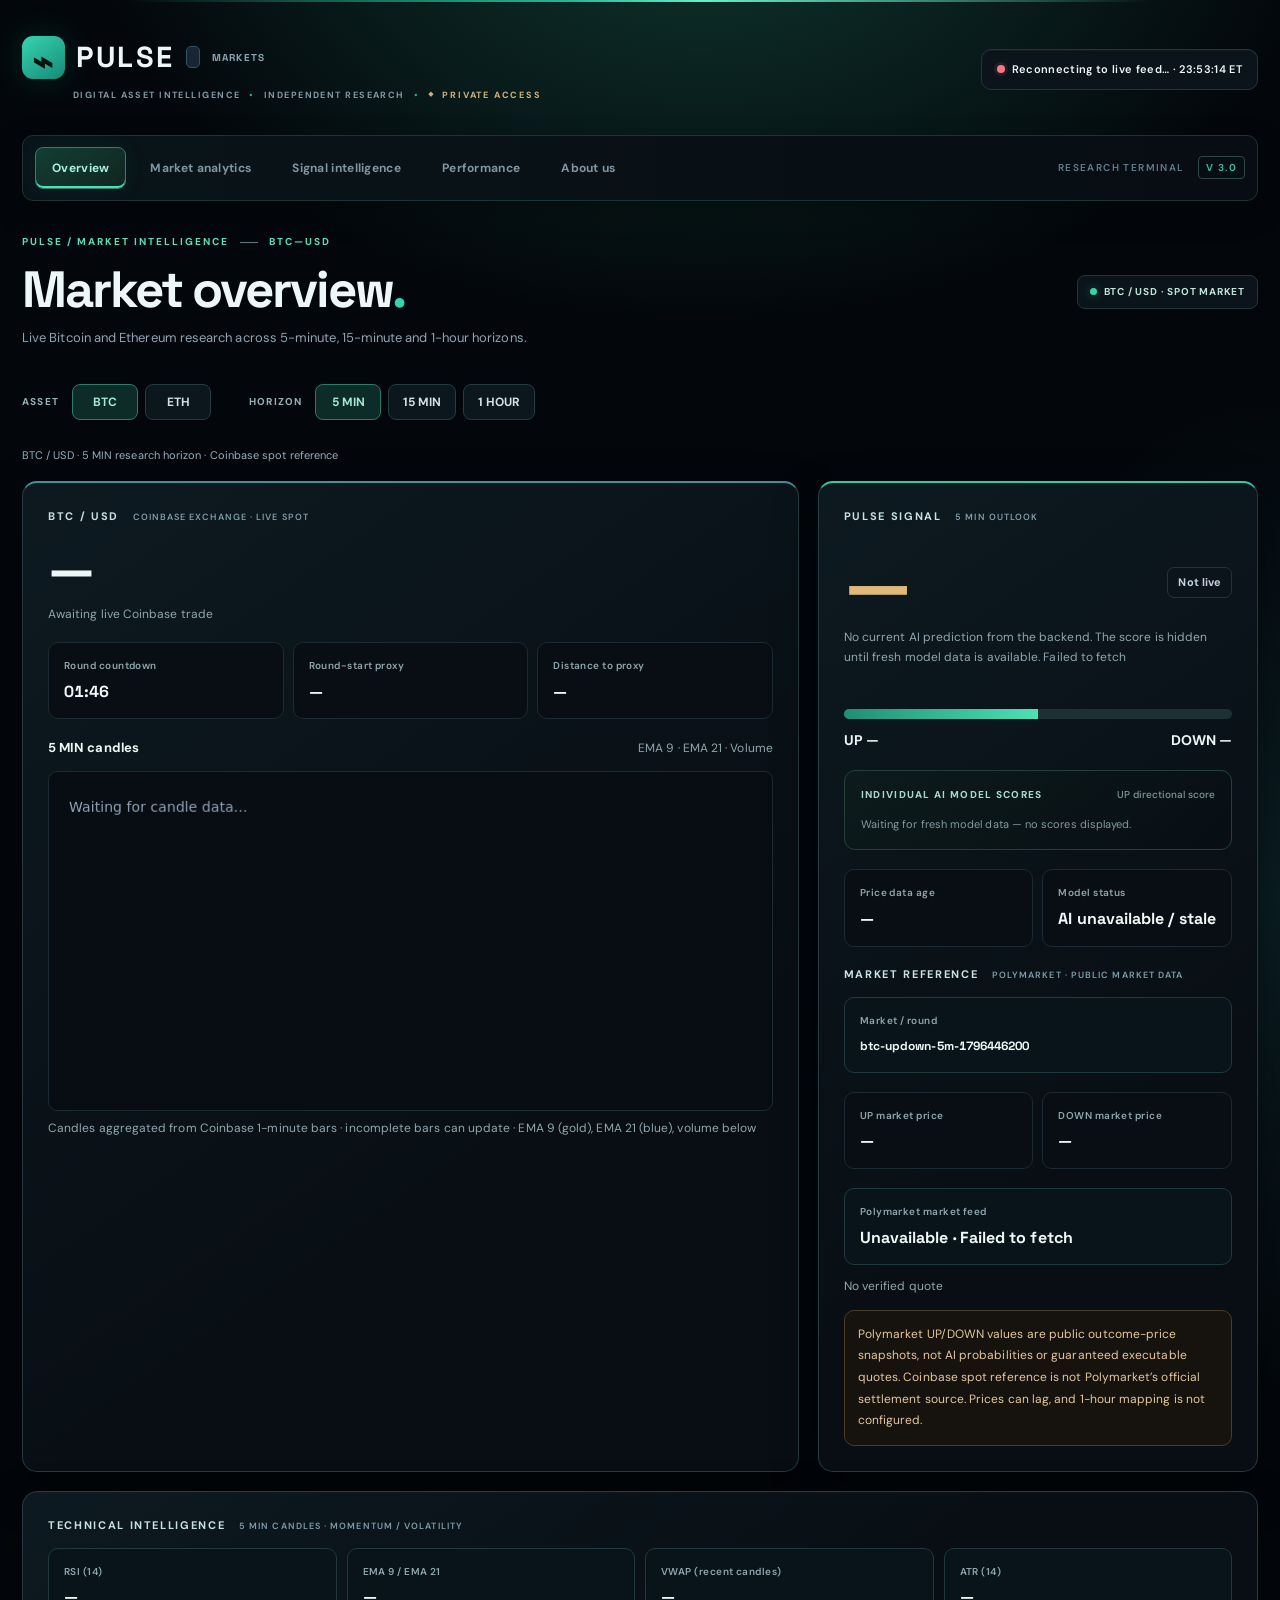
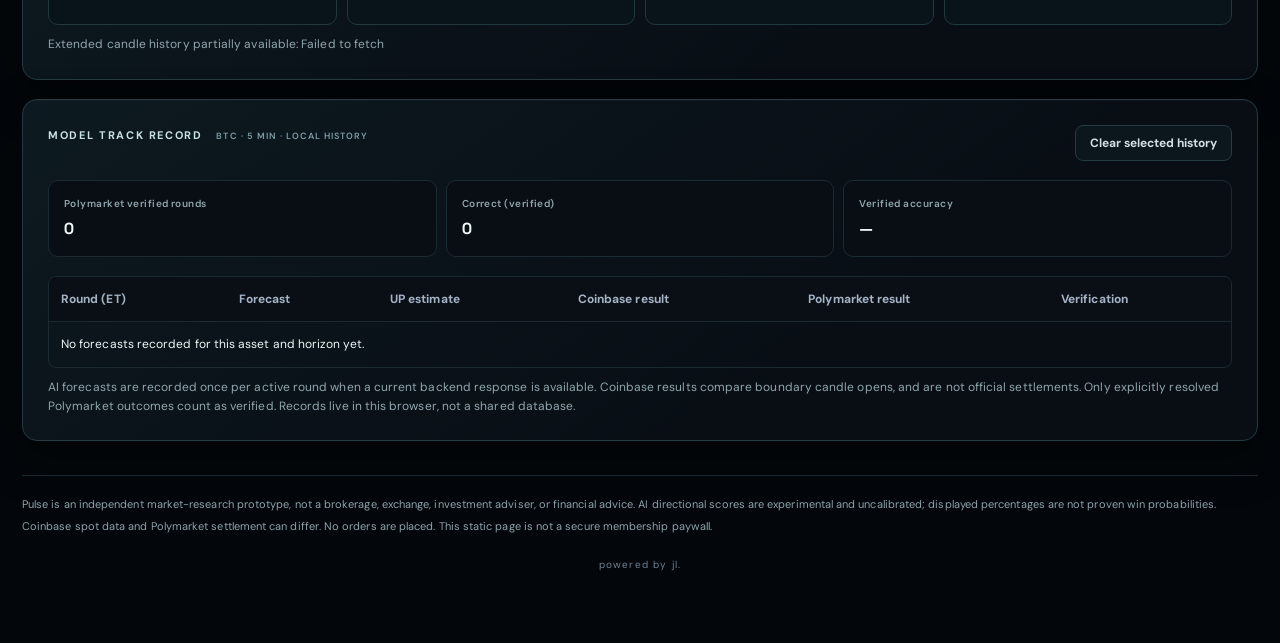
<file: PULSE-AI-v7-red-countdown-index.html>
<!DOCTYPE html>
<!DOCTYPE html>

<html lang="en"><head><meta charset="utf-8"/><meta content="width=device-width,initial-scale=1" name="viewport"/><meta content="#090e17" name="theme-color"/><title>PULSE | Digital Asset Intelligence</title><style>
@import url('https://fonts.googleapis.com/css2?family=DM+Sans:wght@400;500;600;700;800&family=Space+Grotesk:wght@500;600;700&display=swap');
:root{color-scheme:dark;--bg:#080c13;--card:#101722;--line:#26303f;--muted:#8e9caf;--text:#eff4fb;--green:#21c995;--red:#fa6579;--gold:#e8b568}*{box-sizing:border-box}html{scroll-behavior:smooth}body{margin:0;background:radial-gradient(ellipse 75% 35% at 50% -15%,#162c41 0%,transparent 80%),var(--bg);color:var(--text);font:14px/1.55 'DM Sans',system-ui,-apple-system,Segoe UI,Arial}body:before{content:'';display:block;height:3px;background:linear-gradient(90deg,#0b1722,#22c996 45%,#3979b2 75%,#0b1722)}main{max-width:1320px;margin:auto;padding:22px 22px 64px}.top{display:flex;align-items:center;justify-content:space-between;flex-wrap:wrap;gap:16px;margin-bottom:25px;padding-bottom:22px;border-bottom:1px solid #243042}.brand{font-family:'Space Grotesk',system-ui;font-size:25px;font-weight:700;letter-spacing:-1.15px;display:flex;align-items:center;gap:10px}.brand b{display:inline-grid;place-items:center;width:38px;height:38px;border-radius:11px;background:linear-gradient(135deg,#20d49c,#136a70);color:#071611;font-size:25px;box-shadow:0 5px 24px #00b88c20}.brand span{border:1px solid #345065;background:#172534;color:#a4c8df;border-radius:5px;padding:2px 6px;font-size:10px!important;letter-spacing:1.2px!important}.small,.hint{font-size:12px;color:var(--muted)}.status{border:1px solid #314052;background:#131e2c;border-radius:9px;padding:9px 13px;font-size:12px;font-weight:600;white-space:nowrap}.dot{display:inline-block;width:8px;height:8px;border-radius:50%;background:var(--gold);margin-right:7px;box-shadow:0 0 0 3px #e8b5681b}.dot.good{background:var(--green);box-shadow:0 0 0 3px #21c9951c}.dot.bad{background:var(--red);box-shadow:0 0 0 3px #fa65791c}.eyebrow{color:#8b9bb0;font-size:11px;letter-spacing:1.8px;font-weight:800;text-transform:uppercase;margin-bottom:11px}.sectionhead{display:flex;justify-content:space-between;align-items:center;gap:12px;margin-bottom:17px}.sectionhead h1{font:700 clamp(22px,3.5vw,30px)/1.15 'Space Grotesk',sans-serif;letter-spacing:-.9px;margin:0}.sectionhead p{margin:6px 0 0;color:var(--muted);font-size:12px}.marketpill{border:1px solid #314052;background:#111c28;padding:8px 12px;border-radius:8px;font-size:11px;font-weight:700;color:#b9cbda}.grid{display:grid;grid-template-columns:minmax(0,1.5fr) minmax(320px,.85fr);gap:16px}.card{background:linear-gradient(155deg,#131d2a 0%,#101722 55%,#0e1520 100%);border:1px solid var(--line);border-radius:13px;padding:22px;min-width:0;box-shadow:0 14px 42px #00000020}.card h2{margin:0 0 14px;color:#98a8bd;font-size:11px;letter-spacing:1.65px;font-weight:800;text-transform:uppercase}.big{font:700 clamp(34px,5vw,53px)/1.15 'Space Grotesk',system-ui;letter-spacing:-1.9px;font-variant-numeric:tabular-nums;margin-bottom:5px}.subgrid{display:grid;grid-template-columns:repeat(3,minmax(0,1fr));gap:9px;margin:19px 0}.stat{background:#0b121c;border:1px solid #243143;border-radius:9px;padding:13px;min-width:0}.stat label{display:block;font-size:11px;color:var(--muted);margin-bottom:7px;font-weight:600}.stat strong{font:700 16px/1.35 'Space Grotesk',system-ui;font-variant-numeric:tabular-nums;overflow-wrap:anywhere}.chartbar,.line{display:flex;gap:7px;flex-wrap:wrap;align-items:center}.chartbar{justify-content:space-between;margin:18px 0 12px}.chartbar strong{font-size:13px}.btn{border:1px solid #35445a;border-radius:7px;background:#142033;color:#c9d8e9;padding:7px 12px;font-weight:700;font:700 12px 'DM Sans',sans-serif;cursor:pointer;transition:background .15s,border-color .15s}.btn:hover{background:#1c324a;border-color:#5b7794}.btn.selected{background:#1c423e;border-color:#2c947c;color:#75e5c3}canvas{display:block;width:100%;height:340px;background:linear-gradient(180deg,#0a111b,#0b131f);border:1px solid #233143;border-radius:9px;touch-action:pan-y}.signal{font:700 clamp(42px,6vw,72px)/1.15 'Space Grotesk',system-ui;letter-spacing:-2px}.up{color:var(--green)}.down{color:var(--red)}.warning{color:var(--gold)}.meter{height:9px;background:#283444;border-radius:99px;overflow:hidden;margin:17px 0 11px}.meter>div{height:100%;background:linear-gradient(90deg,#179d7d,#2fe1a9);width:50%;transition:width .25s}.flex{display:flex;justify-content:space-between;gap:10px;align-items:center}.tag{padding:6px 10px;border:1px solid #385069;background:#192635;border-radius:7px;font-size:11px;color:#c3d2e3;font-weight:700}.notice{margin-top:14px;border:1px solid #594831;background:#211e1b;padding:13px;border-radius:8px;color:#e3c79e;font-size:12px;line-height:1.65}.full{grid-column:1/-1}.tablewrap{overflow-x:auto;border:1px solid #253245;border-radius:8px}table{width:100%;border-collapse:collapse;font-size:12px;min-width:650px}th,td{padding:13px 12px;border-bottom:1px solid #253346;text-align:left}th{color:#a4b3c6;font-weight:700;background:#0b1420}tr:last-child td{border-bottom:0}.indicators{display:grid;grid-template-columns:repeat(4,minmax(0,1fr));gap:10px}.foot{margin-top:23px;padding-top:18px;border-top:1px solid #253143;color:var(--muted);font-size:11px;line-height:1.75}a{color:#83c5ef}#reason{min-height:65px;line-height:1.7}#direction{min-width:0}#confidence{text-align:right}.spacer{height:8px}.card:has(#direction){border-top:2px solid #2b987f}.card:has(#price){border-top:2px solid #477ea3}@media(max-width:850px){main{padding:16px 12px 50px}.grid{grid-template-columns:1fr}.full{grid-column:auto}.indicators{grid-template-columns:repeat(2,minmax(0,1fr))}canvas{height:290px}.card{padding:16px}.sectionhead{align-items:flex-start}.marketpill{display:none}}@media(max-width:420px){.brand{font-size:21px}.top{gap:10px}.status{font-size:11px}.subgrid{gap:6px}.stat{padding:9px}.stat strong{font-size:13px}.stat label{font-size:10px}.big{font-size:35px}.signal{font-size:48px}.sectionhead h1{font-size:23px}}

/* PULSE institutional visual system */
:root{--pulse:#35d7b1}
body{background:radial-gradient(ellipse at 80% -15%,#10252a 0%,transparent 48%),#080d14}
main{max-width:1450px}
.top{padding:9px 0 24px;margin-bottom:0;border-bottom:0}
.brand{font-family:'Space Grotesk',system-ui;letter-spacing:.065em;font-size:25px;font-weight:700;gap:11px}
.brand b.pulsemark{font-family:Georgia,serif;font-weight:700;font-size:35px;border-radius:9px;background:#28cda9;color:#041510;width:39px;height:39px;box-shadow:0 0 0 1px #53e3c145}
.brand-divider{height:22px;width:1px;background:#344756;margin:0 1px}
.brand .brand-unit{font-size:10px!important;letter-spacing:.2em;border:0;background:none;padding:0;color:#8ca5b4!important;font-weight:700}
.brand-sub{margin:7px 0 0 51px;font-size:9px;letter-spacing:.19em;font-weight:700;color:#718a9a}
.brand-dot{color:#31d5af;margin:0 7px}
.topnav{display:flex;align-items:center;gap:30px;border-top:1px solid #20303b;border-bottom:1px solid #20303b;padding:17px 0;margin-bottom:30px;color:#8093a2;font-size:12px;font-weight:600;letter-spacing:.015em}
.topnav>span{white-space:nowrap}.topnav .nav-active{color:#e6f6f4;position:relative}
.topnav .nav-active:after{content:'';height:2px;background:#2cd6ac;position:absolute;bottom:-18px;left:0;right:0}
.topnav .nav-right{margin-left:auto;font-size:10px;letter-spacing:.14em;color:#607d8c}
.version{border:1px solid #2b4a4c;color:#35c6a8;border-radius:4px;padding:4px 7px;margin-left:10px}
.sectionhead{margin-bottom:28px}
.sectionhead h1{font-size:clamp(30px,3.4vw,45px);letter-spacing:-1.7px;margin-top:10px;margin-bottom:7px}
.sectionhead p{font-size:13px;color:#92a4b2}
.headline-period{color:#30d6ad}
.eyebrow{font-size:10px;letter-spacing:.18em;color:#48cbaa;font-weight:700}
.eyebrow-line{display:inline-block;width:18px;height:1px;background:#537e83;vertical-align:middle;margin:0 7px}
.marketpill{background:#0f211f;border:1px solid #254e46;color:#c0e6d9;font-size:10px;font-weight:700;letter-spacing:.08em}
.market-bullet{display:inline-block;background:#32d7a9;width:7px;height:7px;border-radius:50%;margin-right:7px;box-shadow:0 0 10px #32d7a965}
.card{background:linear-gradient(150deg,#111c26,#0e1721);border:1px solid #253443;box-shadow:0 8px 35px #00000018}
.card h2{letter-spacing:.07em;font-size:12px;font-weight:700;color:#e7f2f6}
.source-label{font-size:9px;letter-spacing:.12em;color:#7f9da9;font-weight:600;margin-left:9px}
.stat{background:#0c1720;border-color:#243341}
.big{font-family:'Space Grotesk',system-ui;letter-spacing:-1.4px}
.foot{border-top:1px solid #263745;margin-top:34px;padding-top:18px;line-height:1.7}
@media(max-width:850px){.topnav{gap:18px;overflow-x:auto;scrollbar-width:none}.topnav .nav-right{display:none}}
@media(max-width:540px){.topnav{gap:20px;padding:14px 0;margin-bottom:22px;font-size:11px}.topnav .nav-active:after{bottom:-15px}.brand{font-size:22px}.brand-sub{font-size:8px;margin-left:49px}.source-label{display:block;margin:5px 0 0}.sectionhead h1{letter-spacing:-.8px}}

/* PULSE private-terminal visual refresh: darker, restrained, premium */
:root{--bg:#030508;--card:#090d13;--line:#1b2630;--muted:#82909c;--text:#eaf0f4;--green:#29cda8;--red:#ed6b7a;--gold:#cba46a}
html{background:#030508}
body{background:radial-gradient(ellipse 60% 28% at 50% -13%,#102020 0%,transparent 77%),#030508!important;color:var(--text)}
body:before{height:1px;background:linear-gradient(90deg,transparent,#26584f 50%,transparent)}
.top{border-bottom-color:#18242c}
.topnav{background:#05090e;border-top-color:#18242c;border-bottom-color:#18242c;color:#75858f}
.card{background:linear-gradient(150deg,#0d141b,#090e14 58%,#080c11)!important;border-color:#1b2931!important;box-shadow:0 14px 48px #0007!important}
.stat,.subgrid .stat{background:#080e13!important;border-color:#1c2a33!important}
.marketpill,.status,.tag{background:#0b141a!important;border-color:#22363a!important}
.btn{background:#0b161d!important;border-color:#263c42!important;color:#d2e0e5}
.btn.selected{background:#0d2b27!important;border-color:#287d69!important;color:#a2e9d4}
canvas{background:#070d12!important;border-color:#1b2b34!important}
.notice{background:#16130e!important;border-color:#493c27!important}
.tablewrap,th,td{border-color:#1b2931!important}th{background:#090f15!important}
.foot{border-top-color:#1b2931}
.brand b.pulsemark{background:linear-gradient(145deg,#36d5ae,#168a78)!important;box-shadow:0 0 0 1px #347d683d!important}
.brand-sub{display:flex;flex-wrap:wrap;align-items:center;gap:4px;line-height:1.8;color:#8297a1!important}
.brand-dot{margin:0 5px!important;color:#2ca88e!important}
.private-access{color:#c8af81;font-weight:800;letter-spacing:.2em;white-space:nowrap}
.private-access:before{content:'◆';font-size:7px;color:#c8af81;margin-right:7px;vertical-align:2px}
@media(max-width:520px){.brand-sub{margin-left:0!important;font-size:8px!important;letter-spacing:.13em!important}.brand-dot{margin:0 2px!important}.private-access{letter-spacing:.12em}}

.switches{display:flex;flex-wrap:wrap;gap:8px;align-items:center;margin:0 0 18px}.switches .btn{min-width:66px}.switch-label{font-size:10px;color:#82909c;letter-spacing:.12em;font-weight:800;margin-right:6px}.switch-group{display:flex;align-items:center;gap:7px;flex-wrap:wrap;margin-right:22px}.pill-note{font-size:11px;color:#95b1bd;margin-bottom:17px}.metric-list{display:grid;grid-template-columns:repeat(2,minmax(0,1fr));gap:10px}.grid .card{min-width:0}.market-pill-alt{color:#9ce8d1}.tag{white-space:normal;text-align:right}.foot a{color:#83c5ef}@media(max-width:540px){.switch-group{margin-right:0}.switches{gap:14px}.metric-list{grid-template-columns:1fr}.brand-unit{display:none!important}}

/* PULSE V3: private terminal sections */
.topnav{gap:8px;align-items:center}.nav-tab{appearance:none;background:transparent;border:1px solid transparent;border-radius:7px;padding:10px 15px;color:#8194a0;font:600 12px 'DM Sans',sans-serif;white-space:nowrap;cursor:pointer;transition:all .2s}.nav-tab:hover{color:#e7f7f3;background:#0d191d;border-color:#223b3e}.nav-tab.nav-active{background:#0d2724;border-color:#2d7667;color:#a9f2dc;box-shadow:inset 0 -2px #31d6ad}.topnav .nav-active:after{display:none}.terminal-panel[hidden],#overview-head[hidden]{display:none!important}.terminal-page{animation:panelIn .3s ease both}@keyframes panelIn{from{opacity:.4;transform:translateY(7px)}to{opacity:1;transform:translateY(0)}}.page-eyebrow,.vip-kicker{font-size:10px;letter-spacing:.21em;font-weight:800;color:#42cbaa}.page-title{font:700 clamp(32px,5vw,56px)/1.12 'Space Grotesk',sans-serif;letter-spacing:-2px;margin:14px 0}.page-title span{color:#34d3ad}.page-title em{font-style:normal;color:#3ed3ad}.page-lead{max-width:760px;color:#9eacb7;font-size:15px;line-height:1.85;margin:0 0 24px}.premium-rule{height:1px;background:linear-gradient(90deg,#31caa1,#274b50 55%,transparent);margin:25px 0}.terminal-grid{display:grid;grid-template-columns:repeat(3,minmax(0,1fr));gap:15px;margin:20px 0}.terminal-grid.twin{grid-template-columns:repeat(2,minmax(0,1fr))}.vip-card{background:linear-gradient(145deg,#111c23,#080d13 75%);border:1px solid #22363d;border-radius:13px;padding:25px;min-width:0;box-shadow:0 12px 35px #0005;position:relative;overflow:hidden}.vip-card:before{content:'';position:absolute;top:0;left:0;right:0;height:1px;background:linear-gradient(90deg,#39caa6,transparent 75%);opacity:.6}.vip-card h2{font:700 20px/1.3 'Space Grotesk',sans-serif;letter-spacing:-.4px;margin:13px 0 16px;color:#e7f3f3}.vip-card p{color:#9eacb7;line-height:1.85;font-size:13px}.vip-card .asset-head{display:flex;justify-content:space-between;gap:10px;align-items:center}.vip-card .asset-symbol{font:700 23px 'Space Grotesk',sans-serif;letter-spacing:-.6px}.vip-card .tiny-pill{font-size:9px;letter-spacing:.1em;color:#8ecdbd;border:1px solid #2a4b46;padding:5px 8px;border-radius:5px}.vip-card .signal-value{font:700 31px 'Space Grotesk',sans-serif;margin:17px 0 8px}.vip-card .metric-line{display:flex;justify-content:space-between;gap:12px;border-top:1px solid #203038;padding:10px 0;font-size:12px;color:#98aab4}.vip-card .metric-line strong{color:#e3eeee;font-weight:700;text-align:right}.vip-card .signal-value.up{color:#29cda8}.vip-card .signal-value.down{color:#ed6b7a}.vip-card .signal-value.neutral{color:#b7c3cc}.vip-card .card-action{margin-top:12px}.method-list>div{display:flex;justify-content:space-between;gap:12px;padding:14px 0;border-bottom:1px solid #213139}.method-list b{color:#e0eee9}.method-list span{color:#92a4af;text-align:right;font-size:12px}.note-card{margin:18px 0 28px}.about-hero{display:grid;grid-template-columns:1.25fr .75fr;gap:28px;align-items:center;padding:30px;border:1px solid #25463f;border-radius:15px;background:radial-gradient(ellipse at 80% 45%,#123a32 0%,#0c171b 45%,#080e13 100%);overflow:hidden}.about-hero h2{font:700 clamp(26px,3vw,39px)/1.18 'Space Grotesk',sans-serif;letter-spacing:-1px;margin:18px 0}.about-hero p{font-size:14px;color:#a8b9bd;line-height:1.9;max-width:670px}.about-chips{display:flex;flex-wrap:wrap;gap:8px;margin-top:20px}.about-chips span{border:1px solid #2d5a50;background:#0e2a26;border-radius:5px;padding:7px 10px;color:#a1e9d1;font-size:9px;font-weight:800;letter-spacing:.1em}.about-orbit{height:280px;display:grid;place-items:center;position:relative}.orbit{border:1px solid #2b927b;border-radius:50%;position:absolute;box-shadow:0 0 40px #1dd3a317}.orbit.outer{width:260px;height:260px;border-style:dashed;animation:orbitSpin 60s linear infinite}.orbit.inner{width:194px;height:194px;border-color:#39cba6;box-shadow:0 0 45px #1dd3a324,inset 0 0 40px #1dd3a313}.orbit-core{display:grid;place-items:center;background:linear-gradient(145deg,#3ae1b8,#0e846e);border-radius:24px;color:#021c18;width:100px;height:100px;font-size:83px;font-weight:900;box-shadow:0 0 65px #1dd3a34a}.orbit-caption{position:absolute;bottom:0;font-size:9px;letter-spacing:.25em;color:#81c3b3}@keyframes orbitSpin{to{transform:rotate(360deg)}}.feature-number{font:700 10px 'Space Grotesk',sans-serif;letter-spacing:.18em;color:#45caa6}.about-disclosure{margin:20px 0 32px}.vip-card button{cursor:pointer}.perf-good{color:#36d6a8}.perf-muted{color:#92a4af}.perf-warn{color:#e8b568}@media(max-width:1050px){.terminal-grid{grid-template-columns:repeat(2,minmax(0,1fr))}.about-hero{grid-template-columns:1fr .6fr}}@media(max-width:700px){.topnav{overflow-x:auto;flex-wrap:nowrap;padding:10px 0}.nav-tab{padding:9px 12px;font-size:11px}.terminal-grid,.terminal-grid.twin{grid-template-columns:1fr}.about-hero{grid-template-columns:1fr;padding:20px}.about-orbit{height:230px}.orbit.outer{width:210px;height:210px}.orbit.inner{width:160px;height:160px}.page-title{letter-spacing:-1px}.vip-card{padding:19px}}

/* PULSE V4 — AI intelligence terminal refinement */
:root{--bg:#03070b;--card:#0b1219;--line:#21343b;--muted:#91a6ae;--text:#eef7f7;--green:#45e0b5;--red:#fa778b;--gold:#e0b879}
html{scrollbar-color:#25463f #060c10}
body{background:radial-gradient(ellipse 60% 24% at 55% -5%,#10372f 0%,transparent 80%),radial-gradient(ellipse 30% 26% at 100% 40%,#0a1d23 0%,transparent 85%),#03070b!important;letter-spacing:.005em}
body:before{height:2px;background:linear-gradient(90deg,transparent 10%,#28b996 45%,#6feac9 55%,transparent 90%)}
main{max-width:1460px;padding-top:25px}
.top{padding:8px 0 26px}.brand{font-size:29px;letter-spacing:.075em}.brand b.pulsemark{width:43px;height:43px;border-radius:11px;box-shadow:0 0 32px #26d6aa28!important}
.brand-sub{font-size:9px!important;letter-spacing:.16em!important}.status{padding:11px 15px;border-radius:10px;font-size:11px;letter-spacing:.03em;box-shadow:inset 0 1px #ffffff09}
.topnav{position:relative;margin-top:6px;padding:11px 12px;gap:7px;border:1px solid #1c3337;border-radius:11px;background:linear-gradient(90deg,#091419,#070d12)!important;box-shadow:0 10px 30px #0004}
.nav-tab{padding:12px 16px;border-radius:8px;font-weight:700;letter-spacing:.025em}.nav-tab.nav-active{background:linear-gradient(145deg,#123e35,#10251f);border-color:#367c6d;box-shadow:inset 0 -2px #49e1b8,0 0 22px #19cba313}
.nav-tab:focus-visible,.btn:focus-visible{outline:2px solid #63e4c2;outline-offset:3px}
.sectionhead{margin-top:33px}.sectionhead h1{font-size:clamp(35px,4vw,51px);letter-spacing:-2.1px}.sectionhead p{font-size:13px;line-height:1.8}
.eyebrow,.page-eyebrow,.vip-kicker{color:#58e1bb;letter-spacing:.2em}.page-title{font-size:clamp(38px,5.5vw,67px);letter-spacing:-2.7px;margin:15px 0 16px}.page-lead{font-size:15px;line-height:1.9;color:#b2c4c9}
.switches{margin-bottom:21px}.switch-group{padding:6px 8px 6px 0}.switch-label{color:#93b0b3}.btn{padding:9px 14px;border-radius:8px;transition:transform .18s,border-color .18s,background .18s}.btn:hover{transform:translateY(-1px)}
.grid{gap:19px}.card,.vip-card{border-radius:15px!important;background:linear-gradient(145deg,#0d1920,#080e14 68%)!important;border:1px solid #253b41!important;box-shadow:0 18px 45px #0006,inset 0 1px #ffffff06!important}
.card{padding:25px}.card h2{font-size:11px;letter-spacing:.15em;color:#c8e2e2}.card:has(#direction){border-top:2px solid #35caa6!important}.card:has(#price){border-top:2px solid #488d99!important}
.stat{border-radius:10px;padding:15px!important;background:#09141a!important;border:1px solid #21383e!important}.stat label{font-size:10px;letter-spacing:.045em}.stat strong{color:#eff9f7}
.signal{font-size:clamp(50px,6vw,78px)}.meter{height:10px;background:#1d3035}.meter>div{background:linear-gradient(90deg,#218d77,#4de1b5)}.notice{border-radius:10px;line-height:1.8}
.vip-card{padding:27px}.vip-card:before{height:2px;background:linear-gradient(90deg,#43e4b7,transparent 75%)}.vip-card h2{font-size:21px}.vip-card p{color:#a9bfc4}.vip-card .signal-value{font-size:37px;letter-spacing:-1.1px}
.vip-card .metric-line{padding:12px 0;border-bottom:1px solid #1d3439;border-top:0}.vip-card .metric-line:last-of-type{border-bottom:0}.vip-card .tiny-pill{border-radius:6px}
.premium-rule{background:linear-gradient(90deg,#3de2b5,#1d4545 50%,transparent)}
.ai-hero{position:relative;overflow:hidden;display:grid;grid-template-columns:minmax(0,1.25fr) minmax(280px,.75fr);gap:32px;align-items:center;padding:38px;border:1px solid #2d6559;border-radius:18px;background:radial-gradient(ellipse at 85% 45%,#155548 0%,#0d2525 38%,#071016 78%);box-shadow:0 22px 70px #0007}
.ai-hero:after{content:'';position:absolute;inset:0;pointer-events:none;background:linear-gradient(110deg,transparent 60%,#7fffe006 80%,transparent)}
.ai-hero h2{font:700 clamp(32px,3.6vw,49px)/1.14 'Space Grotesk',sans-serif;letter-spacing:-1.7px;margin:18px 0}.ai-hero h2 span{color:#56e5bd}.ai-hero p{max-width:660px;color:#bbced0;font-size:14px;line-height:1.95}
.ai-chiprow{display:flex;flex-wrap:wrap;gap:9px;margin-top:23px}.ai-chip{padding:8px 11px;border:1px solid #32675b;border-radius:6px;background:#12342d;color:#a9f4dc;font-size:10px;font-weight:800;letter-spacing:.09em}
.ai-core{display:grid;grid-template-columns:repeat(2,1fr);gap:11px;position:relative;z-index:1}.ai-core .ai-number{padding:20px 14px;border:1px solid #3a6a60;border-radius:12px;background:#071a1bbf;text-align:center}.ai-core strong{display:block;font:700 39px 'Space Grotesk',sans-serif;color:#5aebc2;line-height:1.2}.ai-core span{display:block;font-size:10px;letter-spacing:.11em;color:#b4d2cc;margin-top:6px;font-weight:700}
.ai-section-label{margin:34px 0 12px;font:700 11px 'DM Sans',sans-serif;letter-spacing:.2em;color:#5ae2bc}.ai-explainer{display:grid;grid-template-columns:repeat(3,minmax(0,1fr));gap:15px}.ai-explainer .vip-card h2{margin:12px 0}.ai-explainer .feature-number{font-size:11px;color:#65e7c2}
.ai-models{display:grid;grid-template-columns:repeat(2,minmax(0,1fr));gap:12px;margin:16px 0 25px}.ai-models .ai-model{padding:18px;border:1px solid #25433f;border-radius:11px;background:#0b181b}.ai-model strong{display:block;color:#eaf7f3;font:700 17px 'Space Grotesk',sans-serif}.ai-model small{display:block;margin-top:6px;color:#a2bbb9;font-size:12px;line-height:1.7}.ai-model .model-tag{float:right;font-size:10px;color:#73e7c6;border:1px solid #36695e;padding:4px 7px;border-radius:5px}
.ai-disclosure{border-left:3px solid #d2ae77;background:#161711;border-radius:0 12px 12px 0;padding:23px 25px;margin:25px 0 30px}.ai-disclosure h2{margin:0 0 10px;font:700 19px 'Space Grotesk',sans-serif}.ai-disclosure p{color:#c5c5b7;line-height:1.85;font-size:13px}
.foot{line-height:1.95;color:#8ea3ab}
@media(max-width:900px){.ai-hero{grid-template-columns:1fr}.ai-core{max-width:520px}.ai-explainer{grid-template-columns:1fr 1fr}}
@media(max-width:700px){main{padding:14px 12px 50px}.topnav{border-radius:9px;padding:8px;gap:4px}.nav-tab{padding:10px 12px}.ai-hero{padding:23px;gap:22px}.ai-hero h2{font-size:34px}.ai-explainer,.ai-models{grid-template-columns:1fr}.card{padding:17px}.vip-card{padding:21px}.page-title{letter-spacing:-1.4px}.sectionhead h1{letter-spacing:-1px}}
@media(prefers-reduced-motion:reduce){*,*:before,*:after{animation-duration:.01ms!important;transition-duration:.01ms!important;scroll-behavior:auto!important}}

/* PULSE V5: individual ensemble score bars */
.ensemble-breakdown{margin:18px 0 19px;padding:16px;border:1px solid #244039;border-radius:11px;background:linear-gradient(140deg,#0c1b1b,#080e14)}
.ensemble-heading{display:flex;justify-content:space-between;align-items:center;gap:10px;margin-bottom:13px;font-size:10px;font-weight:800;letter-spacing:.13em;color:#a9d7cb;text-transform:uppercase}
.ensemble-heading small{font-size:10px;letter-spacing:0;color:#7e9b98;font-weight:500;text-transform:none}
.ensemble-row{margin:11px 0}.ensemble-row-top{display:flex;justify-content:space-between;align-items:center;gap:8px;margin-bottom:6px;font-size:11px;color:#b4c9c8}.ensemble-row-top strong{color:#e4f3ee;font-variant-numeric:tabular-nums}
.ensemble-track{height:7px;border-radius:20px;background:#38252d;overflow:hidden}.ensemble-fill{height:100%;border-radius:20px;background:linear-gradient(90deg,#168f7c,#35dab0);transition:width .35s ease}
.ensemble-empty{font-size:11px;color:#84999f;line-height:1.65}.ensemble-legend{display:flex;justify-content:space-between;gap:8px;font-size:10px;color:#829ca0;margin-top:11px}
.ensemble-card{margin-top:14px;border-top:1px solid #22343b;padding-top:13px}.ensemble-card .ensemble-breakdown{margin:0;padding:13px;background:#081316}.ensemble-card .ensemble-heading{flex-wrap:wrap}

/* Highlight the final 59 seconds of the active round. */
#timer.timer-urgent{color:#ff526b!important;text-shadow:0 0 14px rgba(255,82,107,.22);font-variant-numeric:tabular-nums}
</style></head><body><main>
<header class="top"><div><div class="brand"><b class="pulsemark">⌁</b> PULSE <span class="brand-divider"></span><span class="brand-unit">MARKETS</span></div><div class="small brand-sub">DIGITAL ASSET INTELLIGENCE <span class="brand-dot">•</span> INDEPENDENT RESEARCH <span class="brand-dot">•</span> <span class="private-access">PRIVATE ACCESS</span></div></div><div class="status"><span class="dot" id="dot"></span><span id="connection">Connecting…</span> · <span id="clock">--:--:--</span> ET</div></header>
<nav aria-label="Terminal sections" class="topnav"><button aria-selected="true" class="nav-tab nav-active" data-panel="overview" type="button">Overview</button><button aria-selected="false" class="nav-tab" data-panel="analytics" type="button">Market analytics</button><button aria-selected="false" class="nav-tab" data-panel="signals" type="button">Signal intelligence</button><button aria-selected="false" class="nav-tab" data-panel="performance" type="button">Performance</button><button aria-selected="false" class="nav-tab" data-panel="about" type="button">About us</button><span class="nav-right">RESEARCH TERMINAL <span class="version">V 3.0</span></span></nav>
<div class="sectionhead" id="overview-head"><div><div class="eyebrow">PULSE / MARKET INTELLIGENCE <span class="eyebrow-line"></span> <span id="eyebrowPair">BTC—USD</span></div><h1>Market overview<span class="headline-period">.</span></h1><p>Live Bitcoin and Ethereum research across 5-minute, 15-minute and 1-hour horizons.</p></div><div class="marketpill"><span class="market-bullet"></span><span id="marketPill">BTC / USD · SPOT MARKET</span></div></div>
<div aria-label="Market and forecast timeframe" class="switches"><div class="switch-group"><span class="switch-label">ASSET</span><button aria-pressed="true" class="btn selected" data-asset="BTC">BTC</button><button aria-pressed="false" class="btn" data-asset="ETH">ETH</button></div><div class="switch-group"><span class="switch-label">HORIZON</span><button aria-pressed="true" class="btn selected" data-horizon="300">5 MIN</button><button aria-pressed="false" class="btn" data-horizon="900">15 MIN</button><button aria-pressed="false" class="btn" data-horizon="3600">1 HOUR</button></div></div>
<div class="pill-note" id="scope">BTC / USD · 5-minute research horizon · Coinbase spot reference</div>
<section class="grid terminal-panel" id="overview-panel">
<article class="card"><h2><span id="priceTitle">BTC / USD</span> <span class="source-label">COINBASE EXCHANGE · LIVE SPOT</span></h2><div class="big" id="price">Loading…</div><div class="small" id="lastTick">Awaiting live market data</div><div class="subgrid"><div class="stat"><label>Round countdown</label><strong id="timer">--:--</strong></div><div class="stat"><label>Round-start proxy</label><strong id="start">—</strong></div><div class="stat"><label>Distance to proxy</label><strong id="distance">—</strong></div></div><div class="chartbar"><strong id="chartTitle">5-minute candles</strong><span class="small">EMA 9 · EMA 21 · Volume</span></div><canvas aria-label="Candlestick chart" id="chart"></canvas><div class="small" id="chartCaption" style="margin-top:8px">Candles use Coinbase data; incomplete bars may update.</div></article>
<article class="card"><h2>PULSE SIGNAL <span class="source-label" id="signalTitle">5-MINUTE OUTLOOK</span></h2><div class="flex"><div class="signal warning" id="direction">—</div><span class="tag" id="confidence">Waiting for data</span></div><div class="small" id="reason">Connecting to Coinbase and loading historical candles.</div><div class="meter"><div id="meter" style="width:50%"></div></div><div class="flex"><strong id="pup">UP —</strong><strong id="pdown">DOWN —</strong></div><div class="ensemble-breakdown" id="overview-ensemble"><div class="ensemble-heading">Individual AI model scores <small>UP direction</small></div><div class="ensemble-empty">Awaiting fresh AI model data…</div></div><div class="subgrid" style="grid-template-columns:repeat(2,1fr)"><div class="stat"><label>Price data age</label><strong id="age">—</strong></div><div class="stat"><label>Model status</label><strong id="modelStatus">Waiting</strong></div></div><h2>MARKET REFERENCE <span class="source-label">POLYMARKET · PUBLIC MARKET DATA</span></h2><div class="stat"><label>Market / round</label><strong id="roundName" style="font-size:12px;overflow-wrap:anywhere">Checking…</strong></div><div class="subgrid" style="grid-template-columns:repeat(2,1fr)"><div class="stat"><label>UP market price</label><strong id="marketUp">—</strong></div><div class="stat"><label>DOWN market price</label><strong id="marketDown">—</strong></div></div><div class="stat"><label>Polymarket market feed</label><strong id="chainlink">Checking market…</strong></div><div class="flex" style="margin-top:12px;flex-wrap:wrap"><span class="small" id="polyUpdated">Not yet updated</span><a id="polyLink" href="https://polymarket.com" target="_blank" rel="noopener noreferrer" hidden>View on Polymarket ↗</a></div><div class="notice" id="caution">Polymarket UP/DOWN values are public outcome-price snapshots, not AI probabilities or guaranteed executable quotes. Coinbase spot reference is not Polymarket’s official settlement source. Prices can lag, and 1-hour mapping is not configured.</div></article>
<article class="card full"><h2>TECHNICAL INTELLIGENCE <span class="source-label" id="indicatorSource">5-MINUTE CANDLES · MOMENTUM / VOLATILITY</span></h2><div class="indicators"><div class="stat"><label>RSI (14)</label><strong id="rsi">—</strong></div><div class="stat"><label>EMA 9 / EMA 21</label><strong id="ema">—</strong></div><div class="stat"><label>VWAP (recent candles)</label><strong id="vwap">—</strong></div><div class="stat"><label>ATR (14)</label><strong id="atr">—</strong></div></div><div class="small" id="diagnostic" style="margin-top:10px">Loading candle history…</div></article>
<article class="card full"><div class="flex"><h2>MODEL TRACK RECORD <span class="source-label" id="historySource">BTC · 5 MIN · LOCAL HISTORY</span></h2><button class="btn" id="clear">Clear selected history</button></div><div class="subgrid"><div class="stat"><label>Polymarket verified rounds</label><strong id="verified">0</strong></div><div class="stat"><label>Correct (verified)</label><strong id="wins">0</strong></div><div class="stat"><label>Verified accuracy</label><strong id="accuracy">—</strong></div></div><div class="tablewrap"><table><thead><tr><th>Round (ET)</th><th>Forecast</th><th>UP estimate</th><th>Coinbase result</th><th>Polymarket result</th><th>Verification</th></tr></thead><tbody id="history"></tbody></table></div><div class="small" style="margin-top:10px">AI forecasts are recorded once per active round when a current backend response is available. Coinbase results compare boundary candle opens, and are not official settlements. Only explicitly resolved Polymarket outcomes count as verified. Records live in this browser, not a shared database.</div></article>
</section><section class="terminal-page terminal-panel" hidden="" id="about-panel"><div class="page-eyebrow">PULSE / AI-POWERED MARKET INTELLIGENCE</div><h1 class="page-title">The intelligence behind <em>the signal.</em></h1><p class="page-lead">PULSE combines live digital-asset market data with experimental trained machine-learning models to make short-duration BTC and ETH research clearer, faster and more transparent.</p><div class="premium-rule"></div><section aria-label="PULSE AI overview" class="ai-hero"><div><div class="vip-kicker">INTRODUCING / PULSE AI</div><h2>Built to read the market <span>one move ahead.</span></h2><p>Our AI-powered intelligence engine analyzes Bitcoin and Ethereum market behavior across three short-term horizons. Rather than relying on a single indicator, PULSE brings together multiple trained models, current Coinbase market information and transparent research context in one focused terminal.</p><p>Each signal reports an UP or DOWN directional score, its underlying model outputs and the freshness of its data. The goal is informed research—not artificial certainty.</p><div class="ai-chiprow"><span class="ai-chip">TRAINED ML ENSEMBLES</span><span class="ai-chip">BTC + ETH</span><span class="ai-chip">LIVE API-POWERED SCORES</span><span class="ai-chip">TRANSPARENT LIMITATIONS</span></div></div><div class="ai-core"><div class="ai-number"><strong>06</strong><span>MODEL CONFIGURATIONS</span></div><div class="ai-number"><strong>03</strong><span>FORECAST HORIZONS</span></div><div class="ai-number"><strong>02</strong><span>DIGITAL ASSETS</span></div><div class="ai-number"><strong>03</strong><span>ENSEMBLE METHODS</span></div></div></section><div class="ai-section-label">THE INTELLIGENCE STACK</div><div class="ai-explainer"><article class="vip-card"><div class="feature-number">01 / INGEST</div><h2>Market data in motion</h2><p>Coinbase BTC and ETH spot candles and live pricing provide the market context. PULSE separately displays momentum, trend and volatility indicators so users can see more than the directional label.</p></article><article class="vip-card"><div class="feature-number">02 / INFER</div><h2>Three-model ensemble</h2><p>Each asset-and-horizon configuration combines outputs from logistic regression, random forest and gradient boosting. These models can identify different statistical patterns in historical price behavior.</p></article><article class="vip-card"><div class="feature-number">03 / INTERPRET</div><h2>Signal with context</h2><p>The terminal presents directional scores, model agreement, data freshness and a separate record of subsequent outcomes. Unavailable or stale AI data is marked rather than presented as a fresh signal.</p></article></div><article class="vip-card" style="margin:22px 0 28px"><div class="feature-number">TRANSPARENCY / MODEL-BY-MODEL</div><h2>See what every AI predicts.</h2><p>Every BTC and ETH UP/DOWN outlook features a combined ensemble score and three individual score bars beneath it: logistic regression, random forest and gradient boosting. Each bar shows that model’s own UP directional score, alongside its complementary DOWN score, so you can compare model agreement and disagreement instead of relying on one headline number.</p><p>These are experimental, uncalibrated directional scores—not verified probabilities, guaranteed outcomes or Polymarket settlement forecasts. If model data is stale or unavailable, PULSE hides the scores rather than implying the prediction is current.</p></article><article class="vip-card" style="margin:0 0 26px"><div class="feature-number">MARKET CONTEXT / POLYMARKET</div><h2>Compare AI intelligence with market prices.</h2><p>For matching 5-minute and 15-minute BTC/ETH rounds, PULSE requests public Polymarket UP and DOWN outcome-price snapshots and links to the source event. These are separate from the AI ensemble’s directional scores and are not verified odds or guaranteed executable prices. If a matching round cannot be confirmed, its prices are left blank. Hourly Polymarket mapping is not yet supported.</p></article><div class="ai-section-label">SIX CONFIGURATIONS / TWO ASSETS</div><div class="ai-models"><div class="ai-model"><span class="model-tag">BTC / USD</span><strong>Bitcoin intelligence</strong><small>Dedicated trained configurations for 5-minute, 15-minute and 60-minute UP/DOWN research.</small></div><div class="ai-model"><span class="model-tag">ETH / USD</span><strong>Ethereum intelligence</strong><small>Dedicated trained configurations for 5-minute, 15-minute and 60-minute UP/DOWN research.</small></div></div><div class="ai-section-label">INSIDE THE ENSEMBLE</div><div class="ai-explainer"><article class="vip-card"><div class="feature-number">MODEL / 01</div><h2>Logistic regression</h2><p>A statistical baseline that estimates directional tendencies from learned relationships in the training features.</p></article><article class="vip-card"><div class="feature-number">MODEL / 02</div><h2>Random forest</h2><p>An ensemble of decision trees that can capture nonlinear relationships and interactions in market features.</p></article><article class="vip-card"><div class="feature-number">MODEL / 03</div><h2>Gradient boosting</h2><p>A sequential tree-based method designed to learn complex patterns by improving on earlier model errors.</p></article></div><div class="ai-section-label">DESIGNED FOR CLARITY</div>
</section><section class="terminal-page terminal-panel" hidden="" id="performance-panel"><div class="page-eyebrow">PULSE / AUDIT TRAIL</div><h1 class="page-title">Performance<span>.</span></h1><p class="page-lead">A transparent look at locally recorded forecasts, separated by asset, horizon and outcome source.</p><div class="premium-rule"></div><div class="terminal-grid" id="performance-cards"></div><article class="vip-card"><div class="vip-kicker">RECENT RESEARCH / LOCAL RECORDS</div><h2>Prediction ledger</h2><div class="tablewrap"><table><thead><tr><th>Recorded (ET)</th><th>Market</th><th>Horizon</th><th>Forecast</th><th>Coinbase proxy</th><th>Verified Polymarket</th></tr></thead><tbody id="performance-ledger"></tbody></table></div><p class="small" style="margin-top:14px">Records are saved in this browser only, not synchronized across devices. Verified counts include only explicit resolved Polymarket results; Coinbase spot outcomes are not interchangeable with settlement.</p></article></section><section class="terminal-page terminal-panel" hidden="" id="signals-panel"><div class="page-eyebrow">PULSE / DIRECTIONAL ENGINE</div><h1 class="page-title">Signal intelligence<span>.</span></h1><p class="page-lead">Six experimental trained AI research views. Scores refresh from the PULSE backend; unavailable or stale model data stays clearly marked.</p><div class="premium-rule"></div><div class="terminal-grid" id="signal-cards"></div><div class="vip-card note-card"><div class="vip-kicker">MODEL TRANSPARENCY</div><h2>Research, not certainty.</h2><p>UP/DOWN scores come from experimental trained models and are uncalibrated. A displayed 65% estimate does not establish a 65% historical win rate. Results may differ from third-party market settlements.</p></div></section><section class="terminal-page terminal-panel" hidden="" id="analytics-panel"><div class="page-eyebrow">PULSE / QUANTITATIVE RESEARCH</div><h1 class="page-title">Market analytics<span>.</span></h1><p class="page-lead">An AI-supported multi-horizon research terminal for BTC and ETH. Compare live market conditions, technical momentum and volatility without leaving your workspace.</p><div class="premium-rule"></div><div class="terminal-grid" id="analytics-cards"></div><div class="terminal-grid twin"><article class="vip-card"><div class="vip-kicker">METHODOLOGY / INDICATORS</div><h2>Market indicators alongside the AI</h2><div class="method-list"><div><b>RSI 14</b><span>Relative momentum of recent candle closes</span></div><div><b>EMA 9 / EMA 21</b><span>Short and intermediate trend comparison</span></div><div><b>VWAP</b><span>Volume-weighted reference across recent candles</span></div><div><b>ATR 14</b><span>Recent volatility and range estimates</span></div></div></article><article class="vip-card"><div class="vip-kicker">RESEARCH / IMPORTANT CONTEXT</div><h2>Understand the signal</h2><p>Directional scores come from experimental AI models trained on Coinbase market data. They are not validated trading forecasts, financial advice or guarantees. Live predictions appear only when sufficient recent data is available.</p><p>Polymarket market outcomes are shown as verified only after the relevant market explicitly resolves. Coinbase price comparisons are separate spot-market proxies.</p></article></div></section><div class="foot">Pulse is an independent market-research prototype, not a brokerage, exchange, investment adviser, or financial advice. AI directional scores are experimental and uncalibrated; displayed percentages are not proven win probabilities. Coinbase spot data and Polymarket settlement can differ. No orders are placed. This static page is not a secure membership paywall.</div><div style="text-align:center;font-size:10px;color:#6e8193;letter-spacing:.12em;margin:20px 0 6px">powered by jl.</div></main><script>
'use strict';
const $=id=>document.getElementById(id);
const fmt=(n,asset=selectedAsset)=>Number.isFinite(n)?'$'+n.toLocaleString('en-US',{minimumFractionDigits:2,maximumFractionDigits:asset==='ETH'?2:2}):'—';
const pct=n=>Number.isFinite(n)?(n*100).toFixed(1)+'%':'—';
const horizons={300:'5 MIN',900:'15 MIN',3600:'1 HOUR'};
const assets={BTC:{product:'BTC-USD',label:'Bitcoin'},ETH:{product:'ETH-USD',label:'Ethereum'}};
const state={BTC:{price:NaN,lastTick:0,candles:[],trades:[],loading:false,roundLookups:{}},ETH:{price:NaN,lastTick:0,candles:[],trades:[],loading:false,roundLookups:{}}};
let selectedAsset='BTC',horizon=300,ws=null,retry=0,retryTimer=null,fetchingOutcomes=false;
const historyKey='pulse-multi-asset-history-v2';let history=[];
try{history=JSON.parse(localStorage.getItem(historyKey)||'[]');if(!Array.isArray(history))history=[]}catch{history=[]}
// Preserve old BTC five-minute records without reinterpreting their existing verification status.
try{if(!localStorage.getItem('pulse-v2-migrated')){const old=JSON.parse(localStorage.getItem('btc-pulse-pro-history-v1')||'[]');if(Array.isArray(old)){for(const row of old){if(row.round&&!history.some(x=>x.asset==='BTC'&&x.horizon===300&&x.round===String(row.round))){history.push({...row,asset:'BTC',horizon:300,round:String(row.round),slug:row.slug||'btc-updown-5m-'+Number(row.round)*300})}}}localStorage.setItem('pulse-v2-migrated','1');save()}}catch{}
const et=t=>new Intl.DateTimeFormat('en-US',{timeZone:'America/New_York',hour:'2-digit',minute:'2-digit',second:'2-digit',hour12:false}).format(new Date(t));
const etShort=t=>new Intl.DateTimeFormat('en-US',{timeZone:'America/New_York',month:'short',day:'numeric',hour:'2-digit',minute:'2-digit',hour12:false}).format(new Date(t));
const bucket=(t,seconds)=>Math.floor(t/(seconds*1000))*seconds*1000;
const roundId=(t,seconds)=>String(Math.floor(t/(seconds*1000)));
function status(msg,kind=''){$('connection').textContent=msg;$('dot').className='dot '+kind}
function save(){history=history.slice(-400);try{localStorage.setItem(historyKey,JSON.stringify(history))}catch{}renderHistory()}
function rowsFor(asset=selectedAsset,seconds=horizon){const data=state[asset].candles;if(seconds===60)return data.slice(-150);const map=new Map();for(const x of data){const t=bucket(x.t,seconds);let c=map.get(t);if(!c){c={...x,t};map.set(t,c)}else{c.h=Math.max(c.h,x.h);c.l=Math.min(c.l,x.l);c.c=x.c;c.v+=x.v}}return [...map.values()].sort((a,b)=>a.t-b.t).slice(-150)}
function roundStart(asset=selectedAsset,seconds=horizon){const now=Date.now(),t=bucket(now,seconds);const c=rowsFor(asset,seconds).find(x=>x.t===t);return c?.o??NaN}
function ema(vals,n){if(!vals.length)return NaN;let e=vals[0],k=2/(n+1);for(let i=1;i<vals.length;i++)e=vals[i]*k+e*(1-k);return e}
function indicators(asset=selectedAsset,seconds=horizon){const c=rowsFor(asset,seconds).slice(-110);if(c.length<22)return null;const closes=c.map(x=>x.c),diffs=closes.slice(1).map((v,i)=>v-closes[i]);const d=diffs.slice(-14),g=d.reduce((s,v)=>s+Math.max(v,0),0)/14,l=d.reduce((s,v)=>s+Math.max(-v,0),0)/14;const rsi=l===0?(g===0?50:100):100-100/(1+g/l);const e9=ema(closes,9),e21=ema(closes,21);const last=c.slice(-30),vol=last.reduce((s,x)=>s+x.v,0),vwap=vol?last.reduce((s,x)=>s+(x.h+x.l+x.c)/3*x.v,0)/vol:NaN;const trs=c.slice(-14).map((x,i)=>{const prev=c[c.length-15+i]?.c??x.o;return Math.max(x.h-x.l,Math.abs(x.h-prev),Math.abs(x.l-prev))});const atr=trs.reduce((a,b)=>a+b,0)/trs.length;return{rsi,e9,e21,vwap,atr}}
// Predictions come exclusively from the separate experimental Python backend.
const PULSE_AI_URL='https://pulse-ai-backend-ku6i.onrender.com';
const aiPredictions={};
const AI_FETCH_MAX_AGE_MS=90000;
function aiKey(asset,seconds){return asset+':'+(seconds/60)}
function model(asset=selectedAsset,seconds=horizon){
  const item=aiPredictions[aiKey(asset,seconds)];
  if(!item||!item.data||Date.now()-item.received>AI_FETCH_MAX_AGE_MS)return null;
  const d=item.data;
  const candleMs=Date.parse(d.candle_time);
  const reportedAge=Number(d.data_age_seconds);
  const elapsed=(Date.now()-item.received)/1000;
  // Reject old source candles, even when a request itself succeeded.
  if(!Number.isFinite(candleMs)||!Number.isFinite(reportedAge)||reportedAge<0||reportedAge+elapsed>Math.max(300,seconds*1.5))return null;
  const p=Number(d.model_up_score);
  if(!Number.isFinite(p)||p<0||p>1||!['UP','DOWN'].includes(d.direction))return null;
  return{p,side:d.direction,ind:indicators(asset,seconds),data:d,age:reportedAge+elapsed};
}
async function refreshAI(){
  const pairs=[];
  for(const asset of ['BTC','ETH'])for(const seconds of [300,900,3600])pairs.push({asset,seconds});
  await Promise.all(pairs.map(async({asset,seconds})=>{
    const key=aiKey(asset,seconds);
    try{
      const d=await fetchJSON(PULSE_AI_URL+'/predict/'+asset+'/'+(seconds/60),18000);
      if(d.asset!==asset||Number(d.horizon_minutes)!==seconds/60)throw Error('Mismatched prediction');
      aiPredictions[key]={data:d,received:Date.now(),error:null};
    }catch(e){
      // Fail closed: do not show cached scores as live after an API error.
      aiPredictions[key]={data:null,received:Date.now(),error:e.message};
    }
  }));
  updateView();refreshPanel();
}

function marketSlug(asset,seconds,key){if(seconds!==300&&seconds!==900)return null;return (asset==='BTC'?'btc':'eth')+'-updown-'+(seconds/60)+'m-'+Number(key)*seconds}
function renderHistory(){const selected=history.filter(x=>x.asset===selectedAsset&&x.horizon===horizon).sort((a,b)=>b.ts-a.ts),verified=selected.filter(x=>x.result==='UP'||x.result==='DOWN'),wins=verified.filter(x=>x.result===x.side);$('verified').textContent=verified.length;$('wins').textContent=wins.length;$('accuracy').textContent=verified.length?pct(wins.length/verified.length):'—';$('history').replaceChildren();if(!selected.length){const tr=document.createElement('tr'),td=document.createElement('td');td.colSpan=6;td.textContent='No forecasts recorded for this asset and horizon yet.';tr.append(td);$('history').append(tr);return}for(const x of selected.slice(0,30)){const tr=document.createElement('tr');const cells=[etShort(x.ts),x.side,pct(x.pup),(x.coinbaseResult||'Pending')+(x.coinbaseResult?' (spot proxy)':''),x.result||'Pending',x.result?'Polymarket verified':x.slug?'Awaiting resolution':'No verified market linked'];for(const v of cells){const td=document.createElement('td');td.textContent=v;tr.append(td)}$('history').append(tr)}}
function recordForecast(asset,seconds,output){if(!output)return;const candleTime=Date.parse(output.data?.candle_time);if(!Number.isFinite(candleTime)||candleTime<bucket(Date.now(),seconds))return;const key=roundId(Date.now(),seconds);if(history.some(x=>x.asset===asset&&x.horizon===seconds&&x.round===key))return;history.push({asset,horizon:seconds,round:key,ts:Date.now(),side:output.side,pup:output.p,coinbaseResult:null,result:null,slug:marketSlug(asset,seconds,key)});save()}
const ENSEMBLE_METHODS=[['logistic','Logistic regression'],['random_forest','Random forest'],['gradient_boosting','Gradient boosting']];
function ensembleBars(output){
 const wrap=document.createElement('div');wrap.className='ensemble-breakdown';
 const head=document.createElement('div');head.className='ensemble-heading';head.textContent='Individual AI model scores';
 const sub=document.createElement('small');sub.textContent='UP directional score';head.append(sub);wrap.append(head);
 const scores=output?.data?.individual_model_scores;
 if(!scores||typeof scores!=='object'){
  const empty=document.createElement('div');empty.className='ensemble-empty';empty.textContent=output?'Individual model outputs unavailable':'Waiting for fresh model data — no scores displayed.';wrap.append(empty);return wrap;
 }
 let count=0;
 for(const [key,name] of ENSEMBLE_METHODS){
  const score=Number(scores[key]);if(!Number.isFinite(score)||score<0||score>1)continue;count++;
  const row=document.createElement('div');row.className='ensemble-row';
  const top=document.createElement('div');top.className='ensemble-row-top';
  const label=document.createElement('span');label.textContent=name;
  const value=document.createElement('strong');value.textContent=pct(score)+' UP · '+pct(1-score)+' DOWN';
  top.append(label,value);row.append(top);
  const track=document.createElement('div');track.className='ensemble-track';track.setAttribute('role','meter');track.setAttribute('aria-label',name+' UP score');track.setAttribute('aria-valuemin','0');track.setAttribute('aria-valuemax','100');track.setAttribute('aria-valuenow',String(Math.round(score*100)));
  const fill=document.createElement('div');fill.className='ensemble-fill';fill.style.width=(score*100)+'%';track.append(fill);row.append(track);wrap.append(row);
 }
 if(!count){const empty=document.createElement('div');empty.className='ensemble-empty';empty.textContent='Individual model scores unavailable';wrap.append(empty)}
 else {const legend=document.createElement('div');legend.className='ensemble-legend';const left=document.createElement('span');left.textContent='0% UP';const right=document.createElement('span');right.textContent='100% UP';legend.append(left,right);wrap.append(legend)}
 return wrap;
}
function updateEnsembleOverview(output){const target=$('overview-ensemble');if(!target)return;const content=ensembleBars(output);target.replaceWith(content);content.id='overview-ensemble'}
function updateView(){const s=state[selectedAsset],ind=indicators(),output=model(),start=roundStart();$('price').textContent=fmt(s.price);$('lastTick').textContent=s.lastTick?'Latest trade · '+et(s.lastTick)+' ET':'Awaiting live Coinbase trade';$('start').textContent=fmt(start);const distance=s.price-start;$('distance').textContent=Number.isFinite(distance)?(distance>=0?'+':'−')+fmt(Math.abs(distance)):'—';$('age').textContent=s.lastTick?Math.max(0,(Date.now()-s.lastTick)/1000).toFixed(1)+'s':'—';$('rsi').textContent=ind?ind.rsi.toFixed(1):'—';$('ema').textContent=ind?fmt(ind.e9)+' / '+fmt(ind.e21):'—';$('vwap').textContent=ind?fmt(ind.vwap):'—';$('atr').textContent=ind?fmt(ind.atr):'—';if(output){$('direction').textContent=output.side;$('direction').className='signal '+(output.side==='UP'?'up':'down');$('pup').textContent='UP '+pct(output.p);$('pdown').textContent='DOWN '+pct(1-output.p);$('meter').style.width=pct(output.p);const strength=Math.abs(output.p-.5)*2;$('confidence').textContent=strength<.2?'Weak / close call':strength<.5?'Moderate model signal':'Strong model signal';$('modelStatus').textContent='AI / experimental';$('reason').textContent='Trained AI ensemble · Coinbase close-to-close directional score. Source candle age: '+Math.round(output.age)+'s. Uncalibrated; not a verified win probability or Polymarket settlement forecast.';recordForecast(selectedAsset,horizon,output)}else{$('direction').textContent='—';$('direction').className='signal warning';$('confidence').textContent='Not live';$('modelStatus').textContent='AI unavailable / stale';$('reason').textContent='No current AI prediction from the backend. The score is hidden until fresh model data is available. '+(aiPredictions[aiKey(selectedAsset,horizon)]?.error||'');$('pup').textContent='UP —';$('pdown').textContent='DOWN —';$('meter').style.width='50%'}updateEnsembleOverview(output);const remain=horizon-Math.floor(Date.now()/1000)%horizon;$('timer').textContent=(Math.floor(remain/3600)?Math.floor(remain/3600)+':':'')+String(Math.floor(remain%3600/60)).padStart(2,'0')+':'+String(remain%60).padStart(2,'0');$('timer').classList.toggle('timer-urgent',remain<60);$('clock').textContent=et(Date.now());const key=roundId(Date.now(),horizon);showPolyMarket(selectedAsset,horizon,key);}
function select(asset,seconds){selectedAsset=asset;horizon=seconds;document.querySelectorAll('[data-asset]').forEach(b=>{const yes=b.dataset.asset===asset;b.classList.toggle('selected',yes);b.setAttribute('aria-pressed',yes)});document.querySelectorAll('[data-horizon]').forEach(b=>{const yes=Number(b.dataset.horizon)===seconds;b.classList.toggle('selected',yes);b.setAttribute('aria-pressed',yes)});$('eyebrowPair').textContent=asset+'—USD';$('marketPill').textContent=asset+' / USD · SPOT MARKET';$('scope').textContent=asset+' / USD · '+horizons[seconds]+' research horizon · Coinbase spot reference';$('priceTitle').textContent=asset+' / USD';$('signalTitle').textContent=horizons[seconds]+' OUTLOOK';$('chartTitle').textContent=horizons[seconds]+' candles';$('indicatorSource').textContent=horizons[seconds]+' CANDLES · MOMENTUM / VOLATILITY';$('historySource').textContent=asset+' · '+horizons[seconds]+' · LOCAL HISTORY';$('chartCaption').textContent='Candles aggregated from Coinbase 1-minute bars · incomplete bars can update · EMA 9 (gold), EMA 21 (blue), volume below';renderHistory();updateView();draw();lookupMarket()}
function ingest(asset,p,t,size=0){if(!Number.isFinite(p)||p<=0)return;const s=state[asset];s.price=p;s.lastTick=Date.now();s.trades.push({p,t,size});s.trades=s.trades.filter(x=>t-x.t<90000);const k=bucket(t,60);let c=s.candles.find(x=>x.t===k);if(!c){s.candles.push({t:k,o:p,h:p,l:p,c:p,v:size});s.candles.sort((a,b)=>a.t-b.t);s.candles=s.candles.slice(-1800)}else{c.h=Math.max(c.h,p);c.l=Math.min(c.l,p);c.c=p;c.v+=size}if(asset===selectedAsset)updateView()}
function connect(){clearTimeout(retryTimer);try{ws=new WebSocket('wss://ws-feed.exchange.coinbase.com');status('Connecting to Coinbase…');ws.onopen=()=>{retry=0;status('Coinbase feed connected','good');ws.send(JSON.stringify({type:'subscribe',product_ids:['BTC-USD','ETH-USD'],channels:['ticker','heartbeat']}))};ws.onmessage=e=>{let d;try{d=JSON.parse(e.data)}catch{return}if(d.type==='ticker'&&(d.product_id==='BTC-USD'||d.product_id==='ETH-USD')){const asset=d.product_id.split('-')[0];ingest(asset,Number(d.price),Date.parse(d.time)||Date.now(),Number(d.last_size)||0);status('Live Coinbase BTC + ETH','good')}};ws.onerror=()=>status('Feed connection error','bad');ws.onclose=()=>{status('Reconnecting to live feed…','bad');retryTimer=setTimeout(connect,Math.min(30000,1500*2**Math.min(5,retry++)))}}catch{status('WebSocket unavailable','bad');retryTimer=setTimeout(connect,5000)}}
async function fetchJSON(url,timeout=10000){const controller=new AbortController(),timer=setTimeout(()=>controller.abort(),timeout);try{const r=await fetch(url,{signal:controller.signal,cache:'no-store'});if(!r.ok)throw Error('HTTP '+r.status);return await r.json()}finally{clearTimeout(timer)}}
async function loadCandles(asset){const s=state[asset];if(s.loading)return;s.loading=true;try{const now=Math.floor(Date.now()/1000);const end=new Date(now*1000).toISOString();const start=new Date((now-280*60)*1000).toISOString();const base='https://api.exchange.coinbase.com/products/'+assets[asset].product+'/candles?granularity=60&start='+encodeURIComponent(start)+'&end='+encodeURIComponent(end);const recent=await fetchJSON(base);let rows=recent;if(!Array.isArray(rows))throw Error('Unexpected candle data');const latest=s.candles;const map=new Map(rows.map(x=>[Number(x[0])*1000,{t:Number(x[0])*1000,l:+x[1],h:+x[2],o:+x[3],c:+x[4],v:+x[5]}]));for(const x of latest)map.set(x.t,x);s.candles=[...map.values()].filter(x=>Number.isFinite(x.c)).sort((a,b)=>a.t-b.t).slice(-1800);if(!Number.isFinite(s.price)&&s.candles.length){s.price=s.candles.at(-1).c}if(asset===selectedAsset){$('diagnostic').textContent=asset+' candles loaded: '+s.candles.length+' one-minute bars. For hourly RSI/EMA, more historical candles may be needed.';updateView();draw()}}catch(e){if(asset===selectedAsset)$('diagnostic').textContent=asset+' candle history unavailable: '+e.message}finally{s.loading=false}}
// Load extended history for 15-minute and hourly indicators, respecting Coinbase 300-candle request limit.
async function loadExtended(asset){const s=state[asset];let merged=new Map(s.candles.map(x=>[x.t,x]));const now=Math.floor(Date.now()/60000)*60;for(let i=1;i<=6;i++){const end=now-(i-1)*290*60,start=end-290*60;try{const q='https://api.exchange.coinbase.com/products/'+assets[asset].product+'/candles?granularity=60&start='+encodeURIComponent(new Date(start*1000).toISOString())+'&end='+encodeURIComponent(new Date(end*1000).toISOString());const rows=await fetchJSON(q);if(!Array.isArray(rows))break;for(const x of rows){const t=Number(x[0])*1000;if(!merged.has(t))merged.set(t,{t,l:+x[1],h:+x[2],o:+x[3],c:+x[4],v:+x[5]})}s.candles=[...merged.values()].sort((a,b)=>a.t-b.t).slice(-1800);if(asset===selectedAsset){$('diagnostic').textContent=asset+' historical 1m candles: '+s.candles.length+' · indicators use selected horizon.';updateView();draw()}}catch(e){if(asset===selectedAsset)$('diagnostic').textContent='Extended candle history partially available: '+e.message;break}}}
// Polymarket's Gamma API supplies public event/outcome snapshots. No order placement.
// Market slugs are only used for the 5m/15m series with epoch-based naming.
// Hourly markets have different naming; do not guess a match.
let polyRequestSerial=0;
function showPolyMarket(asset,seconds,key){
  const info=state[asset].roundLookups[seconds+'-'+key];
  const current=asset===selectedAsset&&seconds===horizon&&key===roundId(Date.now(),seconds);
  if(!current)return;
  const link=$('polyLink');
  link.hidden=true;link.removeAttribute('href');
  $('marketUp').textContent='—';$('marketDown').textContent='—';
  if(!info){
    $('roundName').textContent=seconds===3600?'Hourly market mapping not configured':'Checking Polymarket round…';
    $('chainlink').textContent=seconds===3600?'Unavailable for 1-hour markets':'Loading public market snapshot…';
    $('polyUpdated').textContent='No verified quote yet';return;
  }
  $('roundName').textContent=info.name;
  $('chainlink').textContent=info.status;
  $('polyUpdated').textContent=info.fetchedAt?'Market snapshot · '+et(info.fetchedAt)+' ET':'No verified quote';
  if(info.url){link.href=info.url;link.hidden=false}
  if(info.status==='Available'&&Date.now()-info.fetchedAt<60000){
    $('marketUp').textContent=pct(info.up);$('marketDown').textContent=pct(info.down);
  }
}
async function lookupMarket(){
  const asset=selectedAsset,seconds=horizon,key=roundId(Date.now(),seconds);
  const cacheKey=seconds+'-'+key,slug=marketSlug(asset,seconds,key),request=++polyRequestSerial;
  if(!slug){showPolyMarket(asset,seconds,key);return}
  const store=state[asset].roundLookups;
  // Immediately clear a previous round's quote, even if the new fetch is slow.
  store[cacheKey]={name:slug,status:'Loading…',fetchedAt:0};
  showPolyMarket(asset,seconds,key);
  try{
    const ev=await fetchJSON('https://gamma-api.polymarket.com/events/slug/'+encodeURIComponent(slug),12000);
    const m=Array.isArray(ev?.markets)?ev.markets.find(x=>x&&x.outcomes&&x.outcomePrices):null;
    if(!m)throw Error('Market not found');
    const parse=v=>typeof v==='string'?JSON.parse(v):v;
    const names=parse(m.outcomes),prices=parse(m.outcomePrices);
    if(!Array.isArray(names)||!Array.isArray(prices)||names.length!==prices.length)throw Error('Unexpected market data');
    const ui=names.findIndex(x=>String(x).trim().toUpperCase()==='UP');
    const di=names.findIndex(x=>String(x).trim().toUpperCase()==='DOWN');
    if(ui<0||di<0)throw Error('Market outcomes do not match');
    const up=Number(prices[ui]),down=Number(prices[di]);
    if(!Number.isFinite(up)||!Number.isFinite(down)||up<0||up>1||down<0||down>1)throw Error('Invalid outcome prices');
    const status=m.closed||ev.closed?'Closed':'Available';
    store[cacheKey]={name:m.question||ev.title||slug,up,down,status,fetchedAt:Date.now(),url:'https://polymarket.com/event/'+encodeURIComponent(ev.slug||slug)};
  }catch(e){
    store[cacheKey]={name:slug,status:'Unavailable · '+(e.name==='AbortError'?'request timed out':e.message),fetchedAt:0};
  }
  if(request===polyRequestSerial)showPolyMarket(asset,seconds,key);
}
async function settleCoinbase(){const pending=history.filter(x=>!x.coinbaseResult&&Date.now()>(Number(x.round)+1)*x.horizon*1000+120000).slice(0,16);for(const x of pending){try{const a=Number(x.round)*x.horizon*1000,b=a+x.horizon*1000;const start=new Date(a-60000).toISOString(),end=new Date(b+120000).toISOString();const url='https://api.exchange.coinbase.com/products/'+assets[x.asset].product+'/candles?granularity=60&start='+encodeURIComponent(start)+'&end='+encodeURIComponent(end);const rows=await fetchJSON(url);const opens=new Map(rows.map(r=>[Number(r[0])*1000,Number(r[3])]));const first=opens.get(a),last=opens.get(b);if(Number.isFinite(first)&&Number.isFinite(last)){x.coinbaseResult=last>first?'UP':last<first?'DOWN':'TIE';save()}}catch{}}}
async function verifyPolymarket(){if(fetchingOutcomes)return;fetchingOutcomes=true;try{const pending=history.filter(x=>x.slug&&!x.result&&Date.now()>(Number(x.round)+1)*x.horizon*1000+120000).slice(0,8);for(const x of pending){try{const ev=await fetchJSON('https://gamma-api.polymarket.com/events/slug/'+encodeURIComponent(x.slug));const m=ev.markets?.[0];if(!m||!m.closed)continue;const names=typeof m.outcomes==='string'?JSON.parse(m.outcomes):m.outcomes,prices=typeof m.outcomePrices==='string'?JSON.parse(m.outcomePrices):m.outcomePrices;if(!Array.isArray(names)||!Array.isArray(prices)||names.length!==prices.length)continue;const idx=prices.findIndex(v=>Number(v)===1);if(idx<0||prices.some((v,i)=>i!==idx&&Number(v)!==0))continue;const result=String(names[idx]).toUpperCase();if(result==='UP'||result==='DOWN'){x.result=result;save()}}catch{}}}finally{fetchingOutcomes=false}}
function draw(){const canvas=$('chart'),ctx=canvas.getContext('2d'),rect=canvas.getBoundingClientRect(),w=rect.width,h=rect.height,dpr=Math.min(devicePixelRatio||1,2);if(w<10)return;canvas.width=Math.floor(w*dpr);canvas.height=Math.floor(h*dpr);ctx.setTransform(dpr,0,0,dpr,0,0);ctx.clearRect(0,0,w,h);const data=rowsFor().slice(-65);if(!data.length){ctx.fillStyle='#93a3b8';ctx.font='14px system-ui';ctx.fillText('Waiting for candle data…',20,40);return}const top=15,priceH=h*.74,volTop=h*.80,volH=h*.14;let lo=Math.min(...data.map(x=>x.l)),hi=Math.max(...data.map(x=>x.h));const pad=Math.max((hi-lo)*.12,hi*.00005);lo-=pad;hi+=pad;const y=v=>top+(hi-v)/(hi-lo)*(priceH-top),slot=(w-65)/data.length,maxV=Math.max(1,...data.map(x=>x.v));ctx.strokeStyle='#223247';ctx.fillStyle='#8397b0';ctx.font='10px system-ui';for(let i=0;i<=4;i++){const py=top+(priceH-top)*i/4;ctx.beginPath();ctx.moveTo(0,py);ctx.lineTo(w-65,py);ctx.stroke();ctx.fillText((hi-(hi-lo)*i/4).toFixed(selectedAsset==='ETH'?2:0),w-61,py+3)}data.forEach((c,i)=>{const x=slot*(i+.5),color=c.c>=c.o?'#30d5a0':'#ff6c83';ctx.strokeStyle=color;ctx.fillStyle=color;ctx.beginPath();ctx.moveTo(x,y(c.h));ctx.lineTo(x,y(c.l));ctx.stroke();ctx.fillRect(x-Math.max(1,slot*.32),Math.min(y(c.o),y(c.c)),Math.max(2,slot*.64),Math.max(1,Math.abs(y(c.o)-y(c.c))));ctx.globalAlpha=.6;ctx.fillRect(x-Math.max(1,slot*.32),volTop,Math.max(2,slot*.64),volH*c.v/maxV);ctx.globalAlpha=1});function overlay(n,color){if(data.length<n)return;const vals=data.map(x=>x.c),k=2/(n+1);let e=vals[0];ctx.beginPath();ctx.strokeStyle=color;ctx.lineWidth=1.6;vals.forEach((v,i)=>{e=i===0?v:e*(1-k)+v*k;const x=slot*(i+.5);i?ctx.lineTo(x,y(e)):ctx.moveTo(x,y(e))});ctx.stroke()}overlay(9,'#f5be60');overlay(21,'#75aaff');ctx.lineWidth=1}
document.querySelectorAll('[data-asset]').forEach(b=>b.addEventListener('click',()=>select(b.dataset.asset,horizon)));
document.querySelectorAll('[data-horizon]').forEach(b=>b.addEventListener('click',()=>select(selectedAsset,Number(b.dataset.horizon))));
$('clear').addEventListener('click',()=>{if(confirm('Delete local history for '+selectedAsset+' / '+horizons[horizon]+'?')){history=history.filter(x=>!(x.asset===selectedAsset&&x.horizon===horizon));save()}});
window.addEventListener('resize',draw);
select('BTC',300);connect();Promise.all([loadCandles('BTC'),loadCandles('ETH')]).then(()=>{loadExtended('BTC');loadExtended('ETH')});
setInterval(()=>{updateView();draw();const s=state[selectedAsset];if(s.lastTick&&Date.now()-s.lastTick>20000&&ws?.readyState===WebSocket.OPEN){status('Live feed stale · reconnecting','bad');ws.close()}},2000);
setInterval(()=>{loadCandles('BTC');loadCandles('ETH')},60000);
setInterval(lookupMarket,20000);setInterval(settleCoinbase,60000);setInterval(verifyPolymarket,45000);
setTimeout(()=>{settleCoinbase();verifyPolymarket()},4000);

// Navigation and additional research views; all values use the same live dashboard state.
let activePanel='overview';
const safeText=v=>String(v??'—');
function metric(label,value){const row=document.createElement('div');row.className='metric-line';const l=document.createElement('span');l.textContent=label;const r=document.createElement('strong');r.textContent=value;row.append(l,r);return row}
function makeCard(kicker,title){const card=document.createElement('article');card.className='vip-card';const k=document.createElement('div');k.className='vip-kicker';k.textContent=kicker;const h=document.createElement('div');h.className='asset-symbol';h.style.marginTop='12px';h.textContent=title;card.append(k,h);return card}
function addAction(card,asset,seconds){const b=document.createElement('button');b.type='button';b.className='btn card-action';b.textContent='Open '+asset+' · '+horizons[seconds];b.addEventListener('click',()=>{select(asset,seconds);openPanel('overview')});card.append(b)}
function renderAnalytics(){const wrap=$('analytics-cards');wrap.replaceChildren();for(const asset of ['BTC','ETH'])for(const seconds of [300,900,3600]){const ind=indicators(asset,seconds),s=state[asset],card=makeCard(asset+' / COINBASE SPOT',assets[asset].label+' · '+horizons[seconds]);card.append(metric('Spot price',fmt(s.price,asset)),metric('RSI (14)',ind?ind.rsi.toFixed(1):'Awaiting candles'),metric('EMA 9 / EMA 21',ind?fmt(ind.e9,asset)+' / '+fmt(ind.e21,asset):'—'),metric('VWAP',ind?fmt(ind.vwap,asset):'—'),metric('ATR (14)',ind?fmt(ind.atr,asset):'—'));addAction(card,asset,seconds);wrap.append(card)}}
function renderSignals(){const wrap=$('signal-cards');wrap.replaceChildren();for(const asset of ['BTC','ETH'])for(const seconds of [300,900,3600]){const output=model(asset,seconds),s=state[asset],card=makeCard(asset+' / DIRECTIONAL OUTLOOK',assets[asset].label+' · '+horizons[seconds]);const signal=document.createElement('div');signal.className='signal-value '+(output?output.side.toLowerCase():'neutral');signal.textContent=output?output.side:'WAITING FOR DATA';card.append(signal,metric('AI UP score',output?pct(output.p):'—'),metric('AI DOWN score',output?pct(1-output.p):'—'),metric('AI source',output?'Experimental / '+Math.round(output.age)+'s old':'Unavailable / stale'),metric('Round remaining',Math.floor((seconds-Math.floor(Date.now()/1000)%seconds)/60)+':'+String((seconds-Math.floor(Date.now()/1000)%seconds)%60).padStart(2,'0')));const breakdown=document.createElement('div');breakdown.className='ensemble-card';breakdown.append(ensembleBars(output));card.append(breakdown);addAction(card,asset,seconds);wrap.append(card)}}
function renderPerformance(){const wrap=$('performance-cards'),ledger=$('performance-ledger');wrap.replaceChildren();ledger.replaceChildren();for(const asset of ['BTC','ETH'])for(const seconds of [300,900,3600]){const rows=history.filter(x=>x.asset===asset&&x.horizon===seconds),verified=rows.filter(x=>x.result==='UP'||x.result==='DOWN'),correct=verified.filter(x=>x.result===x.side),proxy=rows.filter(x=>x.coinbaseResult==='UP'||x.coinbaseResult==='DOWN'),proxyWins=proxy.filter(x=>x.coinbaseResult===x.side),card=makeCard(asset+' / HISTORY',assets[asset].label+' · '+horizons[seconds]);card.append(metric('Recorded forecasts',String(rows.length)),metric('Coinbase proxy scored',String(proxy.length)),metric('Coinbase proxy accuracy',proxy.length?pct(proxyWins.length/proxy.length):'—'),metric('Polymarket verified',String(verified.length)),metric('Verified accuracy',verified.length?pct(correct.length/verified.length):'—'));wrap.append(card)}const sorted=history.slice().sort((a,b)=>b.ts-a.ts).slice(0,30);if(!sorted.length){const tr=document.createElement('tr'),td=document.createElement('td');td.colSpan=6;td.textContent='No forecasts have been recorded in this browser yet.';tr.append(td);ledger.append(tr)}else for(const row of sorted){const tr=document.createElement('tr');for(const val of [etShort(row.ts),row.asset||'BTC',horizons[row.horizon]||'5 MIN',row.side||'—',row.coinbaseResult||'Pending',row.result||'Not verified']){const td=document.createElement('td');td.textContent=val;tr.append(td)}ledger.append(tr)}}
function refreshPanel(){if(activePanel==='analytics')renderAnalytics();else if(activePanel==='signals')renderSignals();else if(activePanel==='performance')renderPerformance()}
function openPanel(name){if(!['overview','analytics','signals','performance','about'].includes(name))return;activePanel=name;for(const key of ['overview','analytics','signals','performance','about']){$(key+'-panel').hidden=key!==name} $('overview-head').hidden=name!=='overview';document.querySelectorAll('[data-panel]').forEach(b=>{const on=b.dataset.panel===name;b.classList.toggle('nav-active',on);b.setAttribute('aria-selected',String(on))});refreshPanel();if(name==='overview')requestAnimationFrame(draw);window.scrollTo({top:0,behavior:'smooth'})}
document.querySelectorAll('[data-panel]').forEach(b=>b.addEventListener('click',()=>openPanel(b.dataset.panel)));
setInterval(refreshPanel,5000);
refreshAI();setInterval(refreshAI,30000);
</script></body></html>
</file>
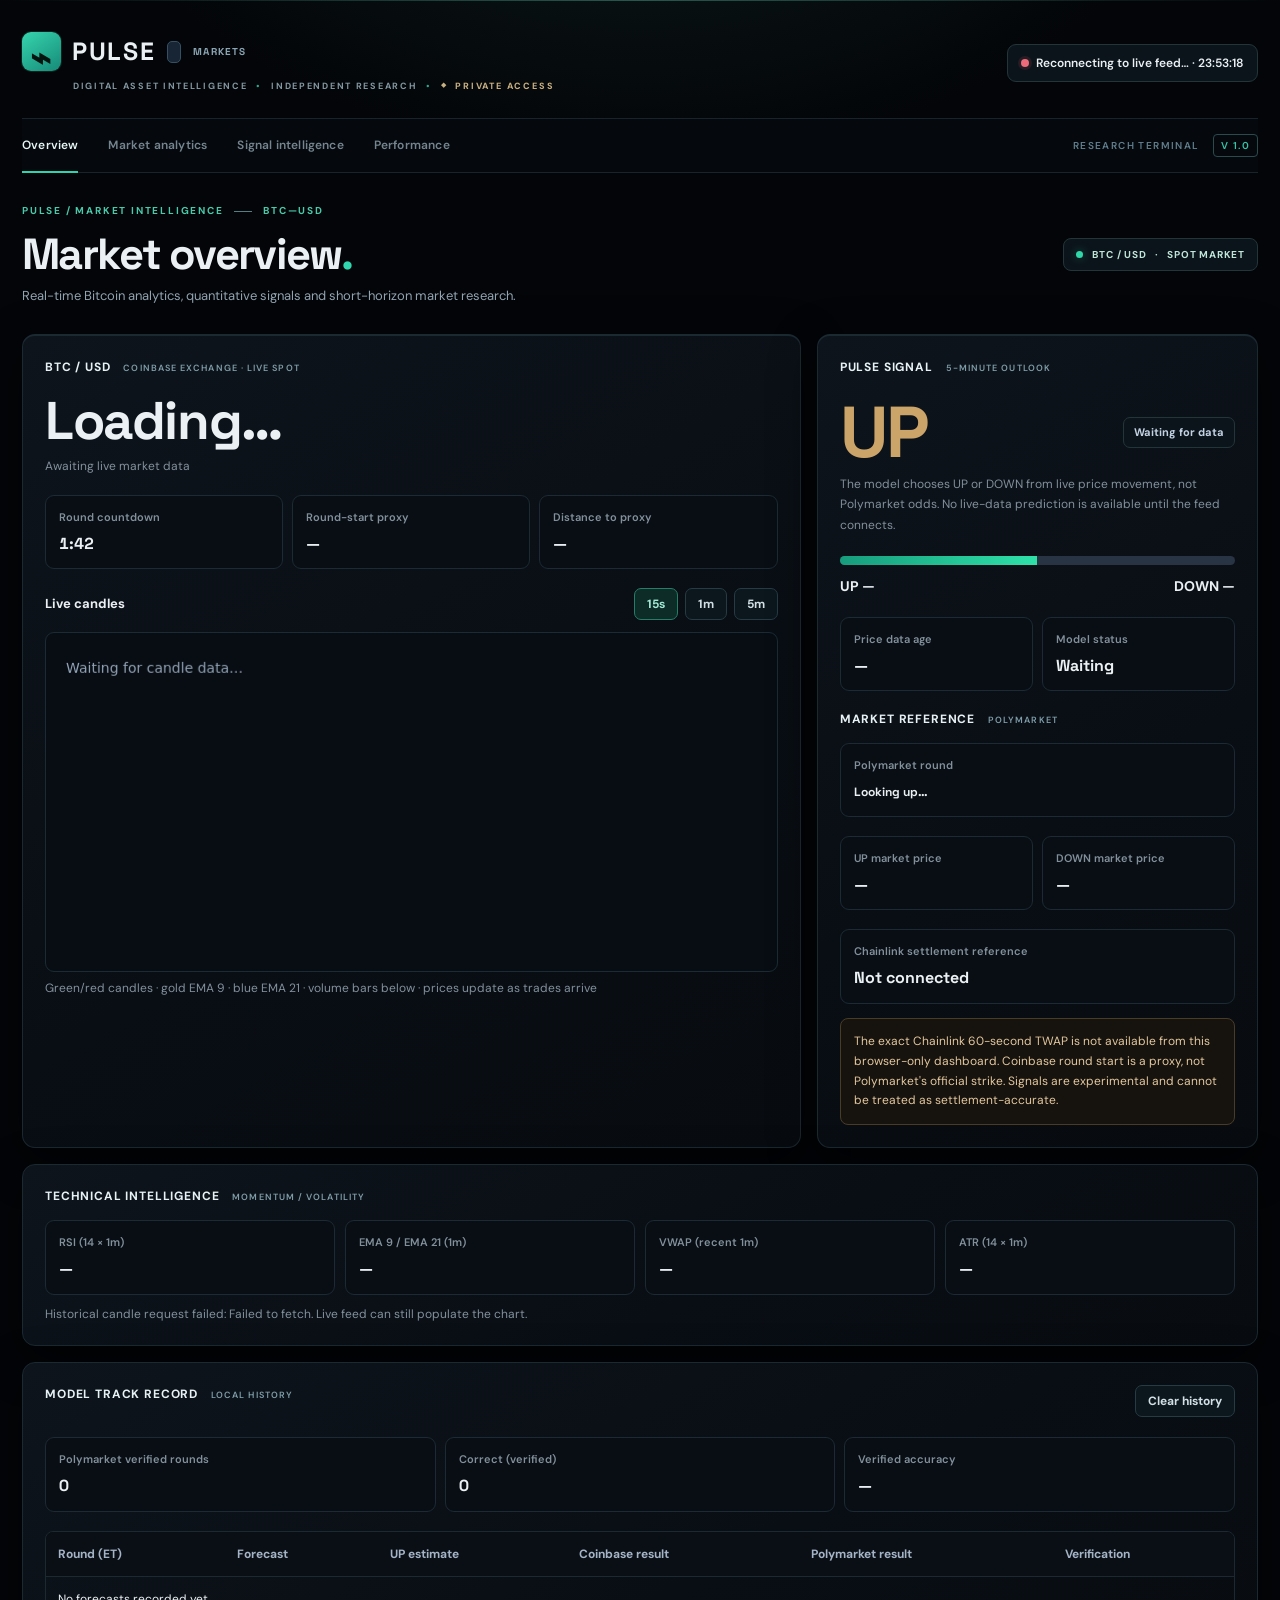
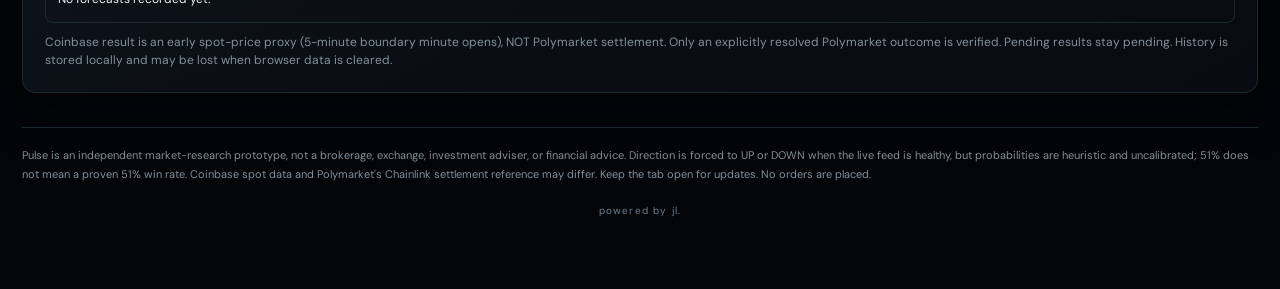
<file: PULSE-No-Login-index.html>
<!doctype html><html lang="en"><head><meta charset="utf-8"><meta name="viewport" content="width=device-width,initial-scale=1"><meta name="theme-color" content="#090e17"><title>Pulse | Digital Asset Market Intelligence</title><style>
@import url('https://fonts.googleapis.com/css2?family=DM+Sans:wght@400;500;600;700;800&family=Space+Grotesk:wght@500;600;700&display=swap');
:root{color-scheme:dark;--bg:#080c13;--card:#101722;--line:#26303f;--muted:#8e9caf;--text:#eff4fb;--green:#21c995;--red:#fa6579;--gold:#e8b568}*{box-sizing:border-box}html{scroll-behavior:smooth}body{margin:0;background:radial-gradient(ellipse 75% 35% at 50% -15%,#162c41 0%,transparent 80%),var(--bg);color:var(--text);font:14px/1.55 'DM Sans',system-ui,-apple-system,Segoe UI,Arial}body:before{content:'';display:block;height:3px;background:linear-gradient(90deg,#0b1722,#22c996 45%,#3979b2 75%,#0b1722)}main{max-width:1320px;margin:auto;padding:22px 22px 64px}.top{display:flex;align-items:center;justify-content:space-between;flex-wrap:wrap;gap:16px;margin-bottom:25px;padding-bottom:22px;border-bottom:1px solid #243042}.brand{font-family:'Space Grotesk',system-ui;font-size:25px;font-weight:700;letter-spacing:-1.15px;display:flex;align-items:center;gap:10px}.brand b{display:inline-grid;place-items:center;width:38px;height:38px;border-radius:11px;background:linear-gradient(135deg,#20d49c,#136a70);color:#071611;font-size:25px;box-shadow:0 5px 24px #00b88c20}.brand span{border:1px solid #345065;background:#172534;color:#a4c8df;border-radius:5px;padding:2px 6px;font-size:10px!important;letter-spacing:1.2px!important}.small,.hint{font-size:12px;color:var(--muted)}.status{border:1px solid #314052;background:#131e2c;border-radius:9px;padding:9px 13px;font-size:12px;font-weight:600;white-space:nowrap}.dot{display:inline-block;width:8px;height:8px;border-radius:50%;background:var(--gold);margin-right:7px;box-shadow:0 0 0 3px #e8b5681b}.dot.good{background:var(--green);box-shadow:0 0 0 3px #21c9951c}.dot.bad{background:var(--red);box-shadow:0 0 0 3px #fa65791c}.eyebrow{color:#8b9bb0;font-size:11px;letter-spacing:1.8px;font-weight:800;text-transform:uppercase;margin-bottom:11px}.sectionhead{display:flex;justify-content:space-between;align-items:center;gap:12px;margin-bottom:17px}.sectionhead h1{font:700 clamp(22px,3.5vw,30px)/1.15 'Space Grotesk',sans-serif;letter-spacing:-.9px;margin:0}.sectionhead p{margin:6px 0 0;color:var(--muted);font-size:12px}.marketpill{border:1px solid #314052;background:#111c28;padding:8px 12px;border-radius:8px;font-size:11px;font-weight:700;color:#b9cbda}.grid{display:grid;grid-template-columns:minmax(0,1.5fr) minmax(320px,.85fr);gap:16px}.card{background:linear-gradient(155deg,#131d2a 0%,#101722 55%,#0e1520 100%);border:1px solid var(--line);border-radius:13px;padding:22px;min-width:0;box-shadow:0 14px 42px #00000020}.card h2{margin:0 0 14px;color:#98a8bd;font-size:11px;letter-spacing:1.65px;font-weight:800;text-transform:uppercase}.big{font:700 clamp(34px,5vw,53px)/1.15 'Space Grotesk',system-ui;letter-spacing:-1.9px;font-variant-numeric:tabular-nums;margin-bottom:5px}.subgrid{display:grid;grid-template-columns:repeat(3,minmax(0,1fr));gap:9px;margin:19px 0}.stat{background:#0b121c;border:1px solid #243143;border-radius:9px;padding:13px;min-width:0}.stat label{display:block;font-size:11px;color:var(--muted);margin-bottom:7px;font-weight:600}.stat strong{font:700 16px/1.35 'Space Grotesk',system-ui;font-variant-numeric:tabular-nums;overflow-wrap:anywhere}.chartbar,.line{display:flex;gap:7px;flex-wrap:wrap;align-items:center}.chartbar{justify-content:space-between;margin:18px 0 12px}.chartbar strong{font-size:13px}.btn{border:1px solid #35445a;border-radius:7px;background:#142033;color:#c9d8e9;padding:7px 12px;font-weight:700;font:700 12px 'DM Sans',sans-serif;cursor:pointer;transition:background .15s,border-color .15s}.btn:hover{background:#1c324a;border-color:#5b7794}.btn.selected{background:#1c423e;border-color:#2c947c;color:#75e5c3}canvas{display:block;width:100%;height:340px;background:linear-gradient(180deg,#0a111b,#0b131f);border:1px solid #233143;border-radius:9px;touch-action:pan-y}.signal{font:700 clamp(42px,6vw,72px)/1.15 'Space Grotesk',system-ui;letter-spacing:-2px}.up{color:var(--green)}.down{color:var(--red)}.warning{color:var(--gold)}.meter{height:9px;background:#283444;border-radius:99px;overflow:hidden;margin:17px 0 11px}.meter>div{height:100%;background:linear-gradient(90deg,#179d7d,#2fe1a9);width:50%;transition:width .25s}.flex{display:flex;justify-content:space-between;gap:10px;align-items:center}.tag{padding:6px 10px;border:1px solid #385069;background:#192635;border-radius:7px;font-size:11px;color:#c3d2e3;font-weight:700}.notice{margin-top:14px;border:1px solid #594831;background:#211e1b;padding:13px;border-radius:8px;color:#e3c79e;font-size:12px;line-height:1.65}.full{grid-column:1/-1}.tablewrap{overflow-x:auto;border:1px solid #253245;border-radius:8px}table{width:100%;border-collapse:collapse;font-size:12px;min-width:650px}th,td{padding:13px 12px;border-bottom:1px solid #253346;text-align:left}th{color:#a4b3c6;font-weight:700;background:#0b1420}tr:last-child td{border-bottom:0}.indicators{display:grid;grid-template-columns:repeat(4,minmax(0,1fr));gap:10px}.foot{margin-top:23px;padding-top:18px;border-top:1px solid #253143;color:var(--muted);font-size:11px;line-height:1.75}a{color:#83c5ef}#reason{min-height:65px;line-height:1.7}#direction{min-width:0}#confidence{text-align:right}.spacer{height:8px}.card:has(#direction){border-top:2px solid #2b987f}.card:has(#price){border-top:2px solid #477ea3}@media(max-width:850px){main{padding:16px 12px 50px}.grid{grid-template-columns:1fr}.full{grid-column:auto}.indicators{grid-template-columns:repeat(2,minmax(0,1fr))}canvas{height:290px}.card{padding:16px}.sectionhead{align-items:flex-start}.marketpill{display:none}}@media(max-width:420px){.brand{font-size:21px}.top{gap:10px}.status{font-size:11px}.subgrid{gap:6px}.stat{padding:9px}.stat strong{font-size:13px}.stat label{font-size:10px}.big{font-size:35px}.signal{font-size:48px}.sectionhead h1{font-size:23px}}

/* PULSE institutional visual system */
:root{--pulse:#35d7b1}
body{background:radial-gradient(ellipse at 80% -15%,#10252a 0%,transparent 48%),#080d14}
main{max-width:1450px}
.top{padding:9px 0 24px;margin-bottom:0;border-bottom:0}
.brand{font-family:'Space Grotesk',system-ui;letter-spacing:.065em;font-size:25px;font-weight:700;gap:11px}
.brand b.pulsemark{font-family:Georgia,serif;font-weight:700;font-size:35px;border-radius:9px;background:#28cda9;color:#041510;width:39px;height:39px;box-shadow:0 0 0 1px #53e3c145}
.brand-divider{height:22px;width:1px;background:#344756;margin:0 1px}
.brand .brand-unit{font-size:10px!important;letter-spacing:.2em;border:0;background:none;padding:0;color:#8ca5b4!important;font-weight:700}
.brand-sub{margin:7px 0 0 51px;font-size:9px;letter-spacing:.19em;font-weight:700;color:#718a9a}
.brand-dot{color:#31d5af;margin:0 7px}
.topnav{display:flex;align-items:center;gap:30px;border-top:1px solid #20303b;border-bottom:1px solid #20303b;padding:17px 0;margin-bottom:30px;color:#8093a2;font-size:12px;font-weight:600;letter-spacing:.015em}
.topnav>span{white-space:nowrap}.topnav .nav-active{color:#e6f6f4;position:relative}
.topnav .nav-active:after{content:'';height:2px;background:#2cd6ac;position:absolute;bottom:-18px;left:0;right:0}
.topnav .nav-right{margin-left:auto;font-size:10px;letter-spacing:.14em;color:#607d8c}
.version{border:1px solid #2b4a4c;color:#35c6a8;border-radius:4px;padding:4px 7px;margin-left:10px}
.sectionhead{margin-bottom:28px}
.sectionhead h1{font-size:clamp(30px,3.4vw,45px);letter-spacing:-1.7px;margin-top:10px;margin-bottom:7px}
.sectionhead p{font-size:13px;color:#92a4b2}
.headline-period{color:#30d6ad}
.eyebrow{font-size:10px;letter-spacing:.18em;color:#48cbaa;font-weight:700}
.eyebrow-line{display:inline-block;width:18px;height:1px;background:#537e83;vertical-align:middle;margin:0 7px}
.marketpill{background:#0f211f;border:1px solid #254e46;color:#c0e6d9;font-size:10px;font-weight:700;letter-spacing:.08em}
.market-bullet{display:inline-block;background:#32d7a9;width:7px;height:7px;border-radius:50%;margin-right:7px;box-shadow:0 0 10px #32d7a965}
.card{background:linear-gradient(150deg,#111c26,#0e1721);border:1px solid #253443;box-shadow:0 8px 35px #00000018}
.card h2{letter-spacing:.07em;font-size:12px;font-weight:700;color:#e7f2f6}
.source-label{font-size:9px;letter-spacing:.12em;color:#7f9da9;font-weight:600;margin-left:9px}
.stat{background:#0c1720;border-color:#243341}
.big{font-family:'Space Grotesk',system-ui;letter-spacing:-1.4px}
.foot{border-top:1px solid #263745;margin-top:34px;padding-top:18px;line-height:1.7}
@media(max-width:850px){.topnav{gap:18px;overflow-x:auto;scrollbar-width:none}.topnav .nav-right{display:none}}
@media(max-width:540px){.topnav{gap:20px;padding:14px 0;margin-bottom:22px;font-size:11px}.topnav .nav-active:after{bottom:-15px}.brand{font-size:22px}.brand-sub{font-size:8px;margin-left:49px}.source-label{display:block;margin:5px 0 0}.sectionhead h1{letter-spacing:-.8px}}

/* PULSE private-terminal visual refresh: darker, restrained, premium */
:root{--bg:#030508;--card:#090d13;--line:#1b2630;--muted:#82909c;--text:#eaf0f4;--green:#29cda8;--red:#ed6b7a;--gold:#cba46a}
html{background:#030508}
body{background:radial-gradient(ellipse 60% 28% at 50% -13%,#102020 0%,transparent 77%),#030508!important;color:var(--text)}
body:before{height:1px;background:linear-gradient(90deg,transparent,#26584f 50%,transparent)}
.top{border-bottom-color:#18242c}
.topnav{background:#05090e;border-top-color:#18242c;border-bottom-color:#18242c;color:#75858f}
.card{background:linear-gradient(150deg,#0d141b,#090e14 58%,#080c11)!important;border-color:#1b2931!important;box-shadow:0 14px 48px #0007!important}
.stat,.subgrid .stat{background:#080e13!important;border-color:#1c2a33!important}
.marketpill,.status,.tag{background:#0b141a!important;border-color:#22363a!important}
.btn{background:#0b161d!important;border-color:#263c42!important;color:#d2e0e5}
.btn.selected{background:#0d2b27!important;border-color:#287d69!important;color:#a2e9d4}
canvas{background:#070d12!important;border-color:#1b2b34!important}
.notice{background:#16130e!important;border-color:#493c27!important}
.tablewrap,th,td{border-color:#1b2931!important}th{background:#090f15!important}
.foot{border-top-color:#1b2931}
.brand b.pulsemark{background:linear-gradient(145deg,#36d5ae,#168a78)!important;box-shadow:0 0 0 1px #347d683d!important}
.brand-sub{display:flex;flex-wrap:wrap;align-items:center;gap:4px;line-height:1.8;color:#8297a1!important}
.brand-dot{margin:0 5px!important;color:#2ca88e!important}
.private-access{color:#c8af81;font-weight:800;letter-spacing:.2em;white-space:nowrap}
.private-access:before{content:'◆';font-size:7px;color:#c8af81;margin-right:7px;vertical-align:2px}
@media(max-width:520px){.brand-sub{margin-left:0!important;font-size:8px!important;letter-spacing:.13em!important}.brand-dot{margin:0 2px!important}.private-access{letter-spacing:.12em}}
</style></head><body><main><header class="top"><div><div class="brand"><b class="pulsemark">⌁</b> PULSE <span class="brand-divider"></span><span class="brand-unit">MARKETS</span></div><div class="small brand-sub">DIGITAL ASSET INTELLIGENCE <span class="brand-dot">•</span> INDEPENDENT RESEARCH <span class="brand-dot">•</span> <span class="private-access">PRIVATE ACCESS</span></div></div><div class="status"><span class="dot" id="dot"></span><span id="connection">Connecting…</span> · <span id="clock">--:--:-- ET</span></div></header>
<nav class="topnav" aria-label="Terminal sections"><span class="nav-active">Overview</span><span>Market analytics</span><span>Signal intelligence</span><span>Performance</span><span class="nav-right">RESEARCH TERMINAL <span class="version">V 1.0</span></span></nav><div class="sectionhead"><div><div class="eyebrow">PULSE / MARKET INTELLIGENCE <span class="eyebrow-line"></span> BTC—USD</div><h1>Market overview<span class="headline-period">.</span></h1><p>Real-time Bitcoin analytics, quantitative signals and short-horizon market research.</p></div><div class="marketpill"><span class="market-bullet"></span> BTC / USD &nbsp; · &nbsp; SPOT MARKET</div></div><section class="grid"><article class="card"><h2>BTC / USD <span class="source-label">COINBASE EXCHANGE · LIVE SPOT</span></h2><div class="big" id="price">Loading…</div><div class="small" id="lastTick">Awaiting live market data</div><div class="subgrid"><div class="stat"><label>Round countdown</label><strong id="timer">--:--</strong></div><div class="stat"><label>Round-start proxy</label><strong id="start">—</strong></div><div class="stat"><label>Distance to proxy</label><strong id="distance">—</strong></div></div><div class="chartbar"><strong>Live candles</strong><div class="line"><button class="btn selected" data-tf="15">15s</button><button class="btn" data-tf="60">1m</button><button class="btn" data-tf="300">5m</button></div></div><canvas id="chart"></canvas><div class="small" style="margin-top:7px">Green/red candles · gold EMA 9 · blue EMA 21 · volume bars below · prices update as trades arrive</div></article>
<article class="card"><h2>PULSE SIGNAL <span class="source-label">5-MINUTE OUTLOOK</span></h2><div class="flex"><div class="signal warning" id="direction">UP</div><span class="tag" id="confidence">Waiting for data</span></div><div id="reason" class="small">The model chooses UP or DOWN from live price movement, not Polymarket odds. No live-data prediction is available until the feed connects.</div><div class="meter"><div id="meter"></div></div><div class="flex"><strong id="pup">UP —</strong><strong id="pdown">DOWN —</strong></div><div class="subgrid" style="grid-template-columns:repeat(2,1fr)"><div class="stat"><label>Price data age</label><strong id="age">—</strong></div><div class="stat"><label>Model status</label><strong id="modelStatus">Waiting</strong></div></div><h2>MARKET REFERENCE <span class="source-label">POLYMARKET</span></h2><div class="stat"><label>Polymarket round</label><strong id="roundName" style="font-size:12px;overflow-wrap:anywhere">Looking up…</strong></div><div class="subgrid" style="grid-template-columns:repeat(2,1fr)"><div class="stat"><label>UP market price</label><strong id="marketUp">—</strong></div><div class="stat"><label>DOWN market price</label><strong id="marketDown">—</strong></div></div><div class="stat"><label>Chainlink settlement reference</label><strong id="chainlink">Not connected</strong></div><div class="notice" id="caution">The exact Chainlink 60-second TWAP is not available from this browser-only dashboard. Coinbase round start is a proxy, not Polymarket's official strike. Signals are experimental and cannot be treated as settlement-accurate.</div></article>
<article class="card full"><h2>TECHNICAL INTELLIGENCE <span class="source-label">MOMENTUM / VOLATILITY</span></h2><div class="indicators"><div class="stat"><label>RSI (14 × 1m)</label><strong id="rsi">—</strong></div><div class="stat"><label>EMA 9 / EMA 21 (1m)</label><strong id="ema">—</strong></div><div class="stat"><label>VWAP (recent 1m)</label><strong id="vwap">—</strong></div><div class="stat"><label>ATR (14 × 1m)</label><strong id="atr">—</strong></div></div><div class="small" style="margin-top:10px" id="diagnostic">Collecting historical candles…</div></article>
<article class="card full"><div class="flex"><h2>MODEL TRACK RECORD <span class="source-label">LOCAL HISTORY</span></h2><button class="btn" id="clear">Clear history</button></div><div class="subgrid"><div class="stat"><label>Polymarket verified rounds</label><strong id="verified">0</strong></div><div class="stat"><label>Correct (verified)</label><strong id="wins">0</strong></div><div class="stat"><label>Verified accuracy</label><strong id="accuracy">—</strong></div></div><div class="tablewrap"><table><thead><tr><th>Round (ET)</th><th>Forecast</th><th>UP estimate</th><th>Coinbase result</th><th>Polymarket result</th><th>Verification</th></tr></thead><tbody id="history"></tbody></table></div><div class="small" style="margin-top:10px">Coinbase result is an early spot-price proxy (5-minute boundary minute opens), NOT Polymarket settlement. Only an explicitly resolved Polymarket outcome is verified. Pending results stay pending. History is stored locally and may be lost when browser data is cleared.</div></article></section><div class="foot">Pulse is an independent market-research prototype, not a brokerage, exchange, investment adviser, or financial advice. Direction is forced to UP or DOWN when the live feed is healthy, but probabilities are heuristic and uncalibrated; 51% does not mean a proven 51% win rate. Coinbase spot data and Polymarket's Chainlink settlement reference may differ. Keep the tab open for updates. No orders are placed.</div><div style="text-align:center;font-size:10px;color:#6e8193;letter-spacing:.12em;margin:20px 0 6px">powered by jl.</div></main>
<script>
'use strict';
const $=id=>document.getElementById(id),money=n=>Number.isFinite(n)?'$'+n.toLocaleString('en-US',{minimumFractionDigits:2,maximumFractionDigits:2}):'—',pct=n=>Number.isFinite(n)?(100*n).toFixed(1)+'%':'—';
const storageKey='btc-pulse-pro-history-v1';let history=[];try{history=JSON.parse(localStorage.getItem(storageKey)||'[]')}catch{}
let socket=null,price=NaN,lastTick=0,volume=0,tradeHistory=[],minuteCandles=[],roundStart=NaN,roundKey='',currentMarket=null,marketUp=NaN,marketDown=NaN,tf=15,attempt=0,wsTimer=null,restBusy=false,roundBusy=false,verifiedBusy=false;
const et=ts=>new Intl.DateTimeFormat('en-US',{timeZone:'America/New_York',hour:'2-digit',minute:'2-digit',second:'2-digit',hour12:false}).format(new Date(ts));
const etShort=ts=>new Intl.DateTimeFormat('en-US',{timeZone:'America/New_York',month:'short',day:'numeric',hour:'2-digit',minute:'2-digit',hour12:false}).format(new Date(ts));
function status(s,kind){$('connection').textContent=s;$('dot').className='dot '+kind}
function save(){try{localStorage.setItem(storageKey,JSON.stringify(history.slice(0,200)))}catch{}renderHistory()}
function renderHistory(){const done=history.filter(x=>x.result==='UP'||x.result==='DOWN');$('verified').textContent=done.length;$('wins').textContent=done.filter(x=>x.result===x.side).length;$('accuracy').textContent=done.length?pct(done.filter(x=>x.result===x.side).length/done.length):'—';$('history').innerHTML=history.slice(0,25).map(x=>`<tr><td>${etShort(x.ts)}</td><td style="color:${x.side==='UP'?'#30d5a0':'#ff6c83'}">${x.side}</td><td>${pct(x.pup)}</td><td>${x.coinbaseResult||'Pending'}${x.coinbaseResult?' <span style="color:#8e9caf">(spot proxy)</span>':''}</td><td>${x.result||'Pending'}</td><td>${x.result?'Polymarket verified':'Awaiting resolution'}</td></tr>`).join('')||'<tr><td colspan="6">No forecasts recorded yet.</td></tr>'}

function getMinute(t){return Math.floor(t/60000)*60000}
function ingest(p,t,size=0){if(!Number.isFinite(p)||p<=0)return;price=p;lastTick=Date.now();$('price').textContent=money(p);$('lastTick').textContent='Latest trade · '+et(t)+' ET';tradeHistory.push({t,p,size});tradeHistory=tradeHistory.filter(x=>t-x.t<35*60000);const bucket=getMinute(t);let c=minuteCandles.find(x=>x.t===bucket);if(!c){c={t:bucket,o:p,h:p,l:p,c:p,v:0};minuteCandles.push(c);minuteCandles.sort((a,b)=>a.t-b.t);minuteCandles=minuteCandles.slice(-250)}else{c.h=Math.max(c.h,p);c.l=Math.min(c.l,p);c.c=p}c.v+=size;syncRound(t);updateModel();draw()}
function connect(){clearTimeout(wsTimer);try{socket=new WebSocket('wss://ws-feed.exchange.coinbase.com');status('Connecting to Coinbase…','');socket.onopen=()=>{attempt=0;status('Connected · awaiting trades','good');socket.send(JSON.stringify({type:'subscribe',product_ids:['BTC-USD'],channels:['ticker','heartbeat']}))};socket.onmessage=e=>{let d;try{d=JSON.parse(e.data)}catch{return}if(d.type==='ticker'&&d.product_id==='BTC-USD'){ingest(Number(d.price),Date.parse(d.time)||Date.now(),Number(d.last_size)||0);status('Live Coinbase BTC/USD','good')}};socket.onerror=()=>status('Feed connection error','bad');socket.onclose=()=>{status('Reconnecting to live feed…','bad');wsTimer=setTimeout(connect,Math.min(30000,1500*2**Math.min(5,attempt++)))}}catch{status('WebSocket unavailable','bad');wsTimer=setTimeout(connect,5000)}}
async function fetchJSON(url,timeout=8500){const ctrl=new AbortController(),timer=setTimeout(()=>ctrl.abort(),timeout);try{const r=await fetch(url,{cache:'no-store',signal:ctrl.signal});if(!r.ok)throw Error('HTTP '+r.status);return await r.json()}finally{clearTimeout(timer)}}
async function loadHistory(){if(restBusy)return;restBusy=true;try{const rows=await fetchJSON('https://api.exchange.coinbase.com/products/BTC-USD/candles?granularity=60');if(!Array.isArray(rows))throw Error('Unexpected candle response');const parsed=rows.map(x=>({t:x[0]*1000,l:+x[1],h:+x[2],o:+x[3],c:+x[4],v:+x[5]})).filter(x=>Number.isFinite(x.c)).sort((a,b)=>a.t-b.t);const byTime=new Map([...parsed,...minuteCandles].map(x=>[x.t,x]));minuteCandles=[...byTime.values()].sort((a,b)=>a.t-b.t).slice(-250);if(!Number.isFinite(price)&&minuteCandles.length){const last=minuteCandles.at(-1);price=last.c;$('price').textContent=money(price)+' *';$('lastTick').textContent='Historical candle close · awaiting live ticks';}draw();updateModel();$('diagnostic').textContent='Historical candles loaded · '+minuteCandles.length+' minutes available.'}catch(e){$('diagnostic').textContent='Historical candle request failed: '+e.message+'. Live feed can still populate the chart.'}finally{restBusy=false}}
function syncRound(t){const key=Math.floor(t/300000);if(String(key)!==roundKey){roundKey=String(key);roundStart=NaN;currentMarket=null;marketUp=NaN;marketDown=NaN;$('marketUp').textContent='—';$('marketDown').textContent='—';lookupRound(key)}if(!Number.isFinite(roundStart)){const bucket=key*300000;const exact=minuteCandles.find(c=>c.t===bucket);roundStart=exact?exact.o:price} $('start').textContent=money(roundStart);const d=price-roundStart;$('distance').textContent=Number.isFinite(d)?(d>=0?'+':'−')+money(Math.abs(d)):'—';}
async function lookupRound(key){if(roundBusy)return;roundBusy=true;const slug='btc-updown-5m-'+key*300;try{const event=await fetchJSON('https://gamma-api.polymarket.com/events/slug/'+slug);const m=event.markets?.[0];if(!m)throw Error('Market not found');currentMarket=m;$('roundName').textContent=m.question||slug;let prices=typeof m.outcomePrices==='string'?JSON.parse(m.outcomePrices):m.outcomePrices;let names=typeof m.outcomes==='string'?JSON.parse(m.outcomes):m.outcomes;const upIndex=names?.findIndex(n=>/up/i.test(n))??0,downIndex=names?.findIndex(n=>/down/i.test(n))??1;marketUp=Number(prices?.[upIndex<0?0:upIndex]);marketDown=Number(prices?.[downIndex<0?1:downIndex]);$('marketUp').textContent=pct(marketUp);$('marketDown').textContent=pct(marketDown)}catch(e){$('roundName').textContent=slug+' · market unavailable';$('diagnostic').textContent='Polymarket market lookup: '+e.message}finally{roundBusy=false}}
function ema(arr,n){if(!arr.length)return NaN;let e=arr[0],k=2/(n+1);for(let i=1;i<arr.length;i++)e=arr[i]*k+e*(1-k);return e}
function indicators(){const c=minuteCandles.slice(-100),closes=c.map(x=>x.c);if(closes.length<22)return null;const diffs=closes.slice(1).map((x,i)=>x-closes[i]);const last=diffs.slice(-14),g=last.reduce((s,d)=>s+Math.max(0,d),0)/14,l=last.reduce((s,d)=>s+Math.max(0,-d),0)/14;const rsi=l===0?(g===0?50:100):100-100/(1+g/l);const e9=ema(closes,9),e21=ema(closes,21);const cs=c.slice(-30),vol=cs.reduce((s,x)=>s+x.v,0),vwap=vol?cs.reduce((s,x)=>s+((x.h+x.l+x.c)/3)*x.v,0)/vol:NaN;const tr=c.slice(-14).map((x,i)=>Math.max(x.h-x.l,Math.abs(x.h-(c[c.length-15+i]?.c??x.o)),Math.abs(x.l-(c[c.length-15+i]?.c??x.o))));const atr=tr.reduce((a,b)=>a+b,0)/tr.length;return{rsi,e9,e21,vwap,atr,closes}}
function updateModel(){const ind=indicators();if(ind){$('rsi').textContent=ind.rsi.toFixed(1);$('ema').textContent=money(ind.e9)+' / '+money(ind.e21);$('vwap').textContent=money(ind.vwap);$('atr').textContent=money(ind.atr)}const fresh=Date.now()-lastTick<12000;if(!fresh||!Number.isFinite(price)){ $('modelStatus').textContent='Data stale';$('confidence').textContent='Not live';$('reason').textContent='Last trade feed is stale or missing. Displayed direction is not an actionable live forecast.';return}const elapsed=(Date.now()%300000)/1000,left=Math.max(1,300-elapsed);let score=0;if(ind){score+=Math.tanh((price-ind.e9)/Math.max(ind.atr,.01))*.35;score+=Math.tanh((ind.e9-ind.e21)/Math.max(ind.atr,.01))*.3;score+=(ind.rsi-50)/50*.15;if(Number.isFinite(ind.vwap))score+=Math.tanh((price-ind.vwap)/Math.max(ind.atr,.01))*.1;}const delta=Number.isFinite(roundStart)?price-roundStart:0;const atr=ind?.atr||Math.max(price*.0005,1);score+=Math.tanh(delta/(atr*Math.sqrt(left/60)))*.7;const recent=tradeHistory.filter(x=>lastTick-x.t<=30000);if(recent.length>=2)score+=Math.tanh((price-recent[0].p)/Math.max(atr*.4,1))*.25;const p=Math.max(.05,Math.min(.95,1/(1+Math.exp(-1.6*score))));const side=p>=.5?'UP':'DOWN',strength=Math.abs(p-.5)*2;$('direction').textContent=side;$('direction').className='signal '+(side==='UP'?'up':'down');$('pup').textContent='UP '+pct(p);$('pdown').textContent='DOWN '+pct(1-p);$('meter').style.width=pct(p);$('confidence').textContent=strength<.2?'Weak / close call':strength<.5?'Moderate model signal':'Strong model signal';$('modelStatus').textContent='Live / heuristic';$('reason').textContent='Live forecast from price displacement, short-term momentum, RSI, EMAs and remaining time. This probability is uncalibrated and not a guaranteed win rate.';if(ind&&String(Math.floor(Date.now()/300000))===roundKey&&!history.some(x=>x.round===roundKey)){history.unshift({round:roundKey,ts:Date.now(),side,pup:p,result:null,slug:'btc-updown-5m-'+Number(roundKey)*300});save()}}
function candlesFor(seconds){if(seconds===60)return minuteCandles.slice(-90);if(seconds===300){const m=new Map;for(const x of minuteCandles){const k=Math.floor(x.t/300000)*300000;let c=m.get(k);if(!c)m.set(k,c={...x,t:k});else{c.h=Math.max(c.h,x.h);c.l=Math.min(c.l,x.l);c.c=x.c;c.v+=x.v}}return [...m.values()].slice(-80)}const m=new Map;for(const x of tradeHistory){const k=Math.floor(x.t/(seconds*1000))*seconds*1000;let c=m.get(k);if(!c)m.set(k,c={t:k,o:x.p,h:x.p,l:x.p,c:x.p,v:x.size});else{c.h=Math.max(c.h,x.p);c.l=Math.min(c.l,x.p);c.c=x.p;c.v+=x.size}}return [...m.values()].slice(-80)}
function draw(){const canvas=$('chart'),ctx=canvas.getContext('2d'),rect=canvas.getBoundingClientRect(),w=rect.width,h=rect.height,dpr=Math.min(devicePixelRatio||1,2);if(w<10)return;canvas.width=Math.floor(w*dpr);canvas.height=Math.floor(h*dpr);ctx.setTransform(dpr,0,0,dpr,0,0);ctx.clearRect(0,0,w,h);const data=candlesFor(tf);if(!data.length){ctx.fillStyle='#93a3b8';ctx.font='14px system-ui';ctx.fillText('Waiting for candle data…',20,40);return}const top=15,priceH=h*.74,volTop=h*.80,volH=h*.14;let lo=Math.min(...data.map(x=>x.l)),hi=Math.max(...data.map(x=>x.h));const pad=Math.max((hi-lo)*.12,hi*.00005);lo-=pad;hi+=pad;const y=v=>top+(hi-v)/(hi-lo)*(priceH-top),slot=(w-58)/data.length,maxV=Math.max(1,...data.map(x=>x.v));ctx.strokeStyle='#223247';ctx.fillStyle='#8397b0';ctx.font='10px system-ui';for(let i=0;i<=4;i++){const py=top+(priceH-top)*i/4;ctx.beginPath();ctx.moveTo(0,py);ctx.lineTo(w-55,py);ctx.stroke();ctx.fillText((hi-(hi-lo)*i/4).toFixed(0),w-51,py+3)}data.forEach((c,i)=>{const x=slot*(i+.5),up=c.c>=c.o,color=up?'#30d5a0':'#ff6c83';ctx.strokeStyle=color;ctx.fillStyle=color;ctx.beginPath();ctx.moveTo(x,y(c.h));ctx.lineTo(x,y(c.l));ctx.stroke();const yy=Math.min(y(c.o),y(c.c)),hh=Math.max(1,Math.abs(y(c.o)-y(c.c)));ctx.fillRect(x-Math.max(1,slot*.32),yy,Math.max(2,slot*.64),hh);ctx.globalAlpha=.6;ctx.fillRect(x-Math.max(1,slot*.32),volTop,Math.max(2,slot*.64),volH*c.v/maxV);ctx.globalAlpha=1});function overlay(n,color){if(data.length<n)return;const vals=data.map(x=>x.c);const k=2/(n+1);let e=vals[0];ctx.beginPath();ctx.strokeStyle=color;ctx.lineWidth=1.6;vals.forEach((v,i)=>{e=i===0?v:e*(1-k)+v*k;const x=slot*(i+.5);i?ctx.lineTo(x,y(e)):ctx.moveTo(x,y(e))});ctx.stroke()}overlay(9,'#f5be60');overlay(21,'#75aaff');ctx.lineWidth=1}
// Coinbase comparison uses 1-minute candle OPEN at the exact 5-minute boundaries.
// It is a promptly available exchange-price proxy, not a Chainlink settlement result.
async function checkCoinbaseResults(){
 const pending=history.filter(x=>!x.coinbaseResult&&Date.now()>Number(x.round)*300000+310000).slice(0,8);
 if(!pending.length)return;
 const earliest=Math.min(...pending.map(x=>Number(x.round)*300000));
 const latest=Math.max(...pending.map(x=>(Number(x.round)+1)*300000));
 try{
  const qs=new URLSearchParams({granularity:'60',start:new Date(earliest-60000).toISOString(),end:new Date(latest+120000).toISOString()});
  const rows=await fetchJSON('https://api.exchange.coinbase.com/products/BTC-USD/candles?'+qs);
  if(!Array.isArray(rows))return;
  const opens=new Map(rows.map(c=>[Number(c[0])*1000,Number(c[3])]));
  let changed=false;
  for(const row of pending){const t=Number(row.round)*300000,a=opens.get(t),b=opens.get(t+300000);if(Number.isFinite(a)&&Number.isFinite(b)&&a>0&&b>0){row.coinbaseResult=b>a?'UP':b<a?'DOWN':'TIE';row.coinbaseOpen=a;row.coinbaseClose=b;changed=true}}
  if(changed)save();
 }catch(e){$('diagnostic').textContent='Coinbase result check delayed: '+e.message}
}
async function verifyResults(){if(verifiedBusy)return;verifiedBusy=true;try{
 const pending=history.filter(x=>!x.result&&Date.now()>Number(x.round)*300000+305000).slice(0,8);
 await Promise.all(pending.map(async row=>{try{
  const ev=await fetchJSON('https://gamma-api.polymarket.com/events/slug/'+encodeURIComponent(row.slug));
  const m=ev.markets?.[0];if(!m||!m.closed)return;
  const names=typeof m.outcomes==='string'?JSON.parse(m.outcomes):m.outcomes;
  const prices=typeof m.outcomePrices==='string'?JSON.parse(m.outcomePrices):m.outcomePrices;
  if(!Array.isArray(names)||!Array.isArray(prices)||names.length!==prices.length)return;
  // Require exact resolved 1/0 outcome prices; a merely closed market is not enough.
  const i=prices.findIndex(v=>Number(v)===1);
  if(i<0||prices.some((v,j)=>j!==i&&Number(v)!==0))return;
  const outcome=String(names[i]).toUpperCase();if(outcome==='UP'||outcome==='DOWN'){row.result=outcome;save()}
 }catch(e){$('diagnostic').textContent='Polymarket resolution check delayed: '+e.message}}));
}finally{verifiedBusy=false}}

function tick(){const now=Date.now();$('clock').textContent=et(now);const remaining=300-Math.floor(now/1000)%300;$('timer').textContent=Math.floor(remaining/60)+':'+String(remaining%60).padStart(2,'0');$('age').textContent=lastTick?((now-lastTick)/1000).toFixed(1)+'s':'—';if(lastTick&&now-lastTick>12000){status('Live feed stale · reconnecting','bad');updateModel();if(socket&&socket.readyState===WebSocket.OPEN){socket.close()}}if(Number.isFinite(price)&&String(Math.floor(now/300000))!==roundKey)syncRound(now)}
document.querySelectorAll('[data-tf]').forEach(b=>b.onclick=()=>{tf=Number(b.dataset.tf);document.querySelectorAll('[data-tf]').forEach(x=>x.classList.toggle('selected',x===b));draw()});$('clear').onclick=()=>{if(confirm('Clear locally stored prediction history?')){history=[];save()}};window.addEventListener('resize',draw);renderHistory();connect();loadHistory();tick();setInterval(tick,1000);setInterval(loadHistory,30000);setInterval(()=>{if(roundKey)lookupRound(Number(roundKey))},15000);setInterval(verifyResults,15000);setInterval(checkCoinbaseResults,15000);setTimeout(()=>{verifyResults();checkCoinbaseResults()},2500);setInterval(draw,2000);setInterval(updateModel,2000);
</script></body></html>
</file>
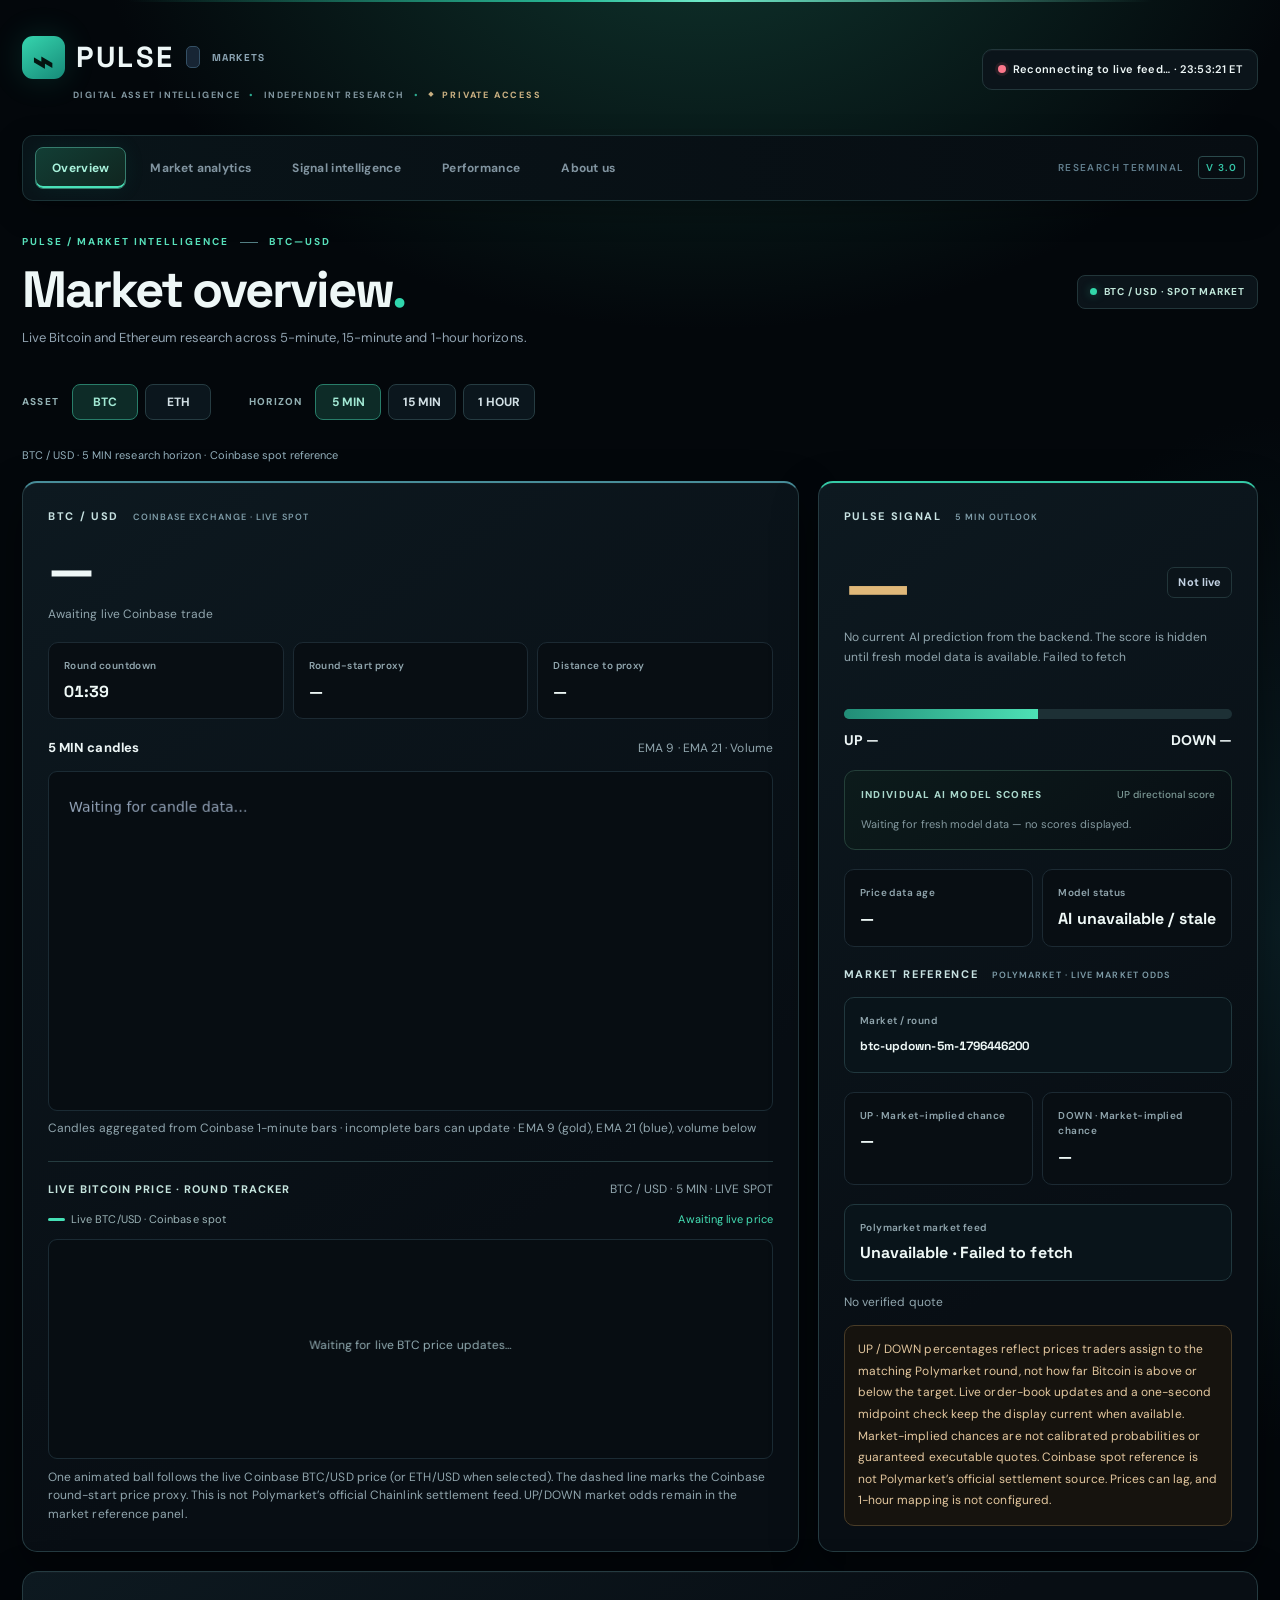
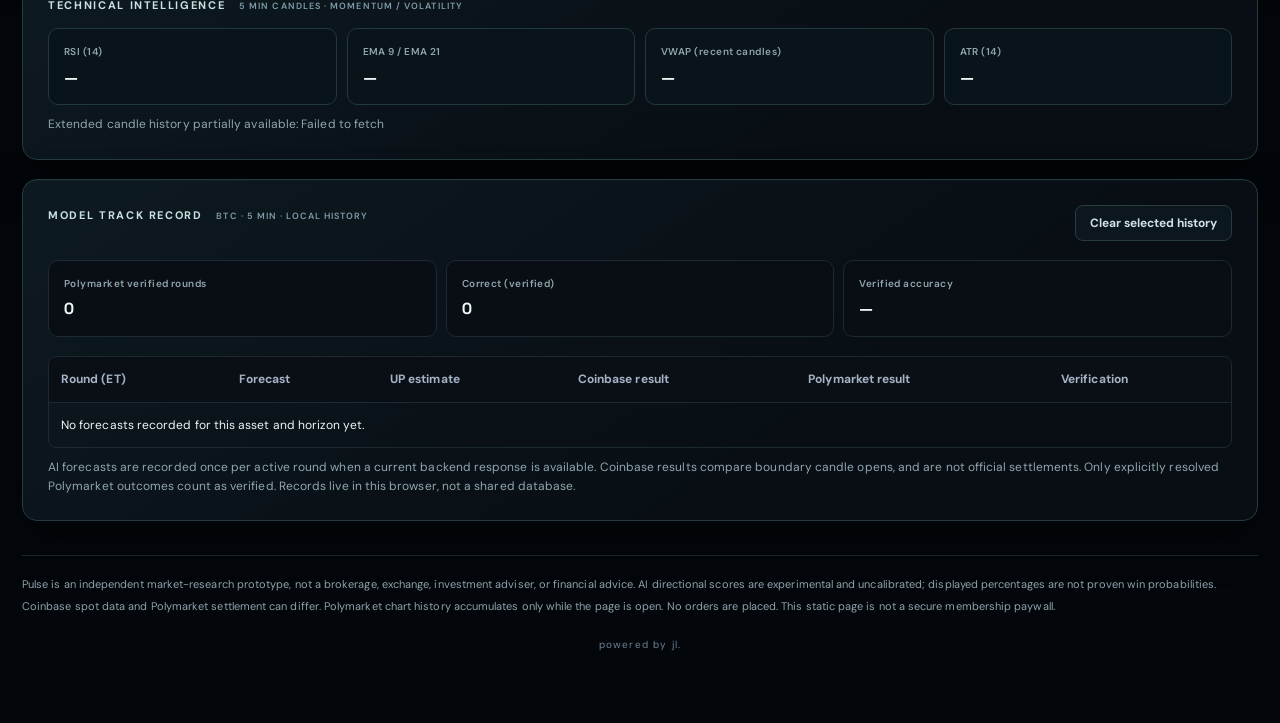
<file: pulse_ai_live_polymarket_market_odds.html>
<!DOCTYPE html>
<!DOCTYPE html>

<html lang="en"><head><meta charset="utf-8"/><meta content="width=device-width,initial-scale=1" name="viewport"/><meta content="#090e17" name="theme-color"/><title>PULSE | Digital Asset Intelligence</title><style>
@import url('https://fonts.googleapis.com/css2?family=DM+Sans:wght@400;500;600;700;800&family=Space+Grotesk:wght@500;600;700&display=swap');
:root{color-scheme:dark;--bg:#080c13;--card:#101722;--line:#26303f;--muted:#8e9caf;--text:#eff4fb;--green:#21c995;--red:#fa6579;--gold:#e8b568}*{box-sizing:border-box}html{scroll-behavior:smooth}body{margin:0;background:radial-gradient(ellipse 75% 35% at 50% -15%,#162c41 0%,transparent 80%),var(--bg);color:var(--text);font:14px/1.55 'DM Sans',system-ui,-apple-system,Segoe UI,Arial}body:before{content:'';display:block;height:3px;background:linear-gradient(90deg,#0b1722,#22c996 45%,#3979b2 75%,#0b1722)}main{max-width:1320px;margin:auto;padding:22px 22px 64px}.top{display:flex;align-items:center;justify-content:space-between;flex-wrap:wrap;gap:16px;margin-bottom:25px;padding-bottom:22px;border-bottom:1px solid #243042}.brand{font-family:'Space Grotesk',system-ui;font-size:25px;font-weight:700;letter-spacing:-1.15px;display:flex;align-items:center;gap:10px}.brand b{display:inline-grid;place-items:center;width:38px;height:38px;border-radius:11px;background:linear-gradient(135deg,#20d49c,#136a70);color:#071611;font-size:25px;box-shadow:0 5px 24px #00b88c20}.brand span{border:1px solid #345065;background:#172534;color:#a4c8df;border-radius:5px;padding:2px 6px;font-size:10px!important;letter-spacing:1.2px!important}.small,.hint{font-size:12px;color:var(--muted)}.status{border:1px solid #314052;background:#131e2c;border-radius:9px;padding:9px 13px;font-size:12px;font-weight:600;white-space:nowrap}.dot{display:inline-block;width:8px;height:8px;border-radius:50%;background:var(--gold);margin-right:7px;box-shadow:0 0 0 3px #e8b5681b}.dot.good{background:var(--green);box-shadow:0 0 0 3px #21c9951c}.dot.bad{background:var(--red);box-shadow:0 0 0 3px #fa65791c}.eyebrow{color:#8b9bb0;font-size:11px;letter-spacing:1.8px;font-weight:800;text-transform:uppercase;margin-bottom:11px}.sectionhead{display:flex;justify-content:space-between;align-items:center;gap:12px;margin-bottom:17px}.sectionhead h1{font:700 clamp(22px,3.5vw,30px)/1.15 'Space Grotesk',sans-serif;letter-spacing:-.9px;margin:0}.sectionhead p{margin:6px 0 0;color:var(--muted);font-size:12px}.marketpill{border:1px solid #314052;background:#111c28;padding:8px 12px;border-radius:8px;font-size:11px;font-weight:700;color:#b9cbda}.grid{display:grid;grid-template-columns:minmax(0,1.5fr) minmax(320px,.85fr);gap:16px}.card{background:linear-gradient(155deg,#131d2a 0%,#101722 55%,#0e1520 100%);border:1px solid var(--line);border-radius:13px;padding:22px;min-width:0;box-shadow:0 14px 42px #00000020}.card h2{margin:0 0 14px;color:#98a8bd;font-size:11px;letter-spacing:1.65px;font-weight:800;text-transform:uppercase}.big{font:700 clamp(34px,5vw,53px)/1.15 'Space Grotesk',system-ui;letter-spacing:-1.9px;font-variant-numeric:tabular-nums;margin-bottom:5px}.subgrid{display:grid;grid-template-columns:repeat(3,minmax(0,1fr));gap:9px;margin:19px 0}.stat{background:#0b121c;border:1px solid #243143;border-radius:9px;padding:13px;min-width:0}.stat label{display:block;font-size:11px;color:var(--muted);margin-bottom:7px;font-weight:600}.stat strong{font:700 16px/1.35 'Space Grotesk',system-ui;font-variant-numeric:tabular-nums;overflow-wrap:anywhere}.chartbar,.line{display:flex;gap:7px;flex-wrap:wrap;align-items:center}.chartbar{justify-content:space-between;margin:18px 0 12px}.chartbar strong{font-size:13px}.btn{border:1px solid #35445a;border-radius:7px;background:#142033;color:#c9d8e9;padding:7px 12px;font-weight:700;font:700 12px 'DM Sans',sans-serif;cursor:pointer;transition:background .15s,border-color .15s}.btn:hover{background:#1c324a;border-color:#5b7794}.btn.selected{background:#1c423e;border-color:#2c947c;color:#75e5c3}canvas{display:block;width:100%;height:340px;background:linear-gradient(180deg,#0a111b,#0b131f);border:1px solid #233143;border-radius:9px;touch-action:pan-y}.signal{font:700 clamp(42px,6vw,72px)/1.15 'Space Grotesk',system-ui;letter-spacing:-2px}.up{color:var(--green)}.down{color:var(--red)}.warning{color:var(--gold)}.meter{height:9px;background:#283444;border-radius:99px;overflow:hidden;margin:17px 0 11px}.meter>div{height:100%;background:linear-gradient(90deg,#179d7d,#2fe1a9);width:50%;transition:width .25s}.flex{display:flex;justify-content:space-between;gap:10px;align-items:center}.tag{padding:6px 10px;border:1px solid #385069;background:#192635;border-radius:7px;font-size:11px;color:#c3d2e3;font-weight:700}.notice{margin-top:14px;border:1px solid #594831;background:#211e1b;padding:13px;border-radius:8px;color:#e3c79e;font-size:12px;line-height:1.65}.full{grid-column:1/-1}.tablewrap{overflow-x:auto;border:1px solid #253245;border-radius:8px}table{width:100%;border-collapse:collapse;font-size:12px;min-width:650px}th,td{padding:13px 12px;border-bottom:1px solid #253346;text-align:left}th{color:#a4b3c6;font-weight:700;background:#0b1420}tr:last-child td{border-bottom:0}.indicators{display:grid;grid-template-columns:repeat(4,minmax(0,1fr));gap:10px}.foot{margin-top:23px;padding-top:18px;border-top:1px solid #253143;color:var(--muted);font-size:11px;line-height:1.75}a{color:#83c5ef}#reason{min-height:65px;line-height:1.7}#direction{min-width:0}#confidence{text-align:right}.spacer{height:8px}.card:has(#direction){border-top:2px solid #2b987f}.card:has(#price){border-top:2px solid #477ea3}@media(max-width:850px){main{padding:16px 12px 50px}.grid{grid-template-columns:1fr}.full{grid-column:auto}.indicators{grid-template-columns:repeat(2,minmax(0,1fr))}canvas{height:290px}.card{padding:16px}.sectionhead{align-items:flex-start}.marketpill{display:none}}@media(max-width:420px){.brand{font-size:21px}.top{gap:10px}.status{font-size:11px}.subgrid{gap:6px}.stat{padding:9px}.stat strong{font-size:13px}.stat label{font-size:10px}.big{font-size:35px}.signal{font-size:48px}.sectionhead h1{font-size:23px}}

/* PULSE institutional visual system */
:root{--pulse:#35d7b1}
body{background:radial-gradient(ellipse at 80% -15%,#10252a 0%,transparent 48%),#080d14}
main{max-width:1450px}
.top{padding:9px 0 24px;margin-bottom:0;border-bottom:0}
.brand{font-family:'Space Grotesk',system-ui;letter-spacing:.065em;font-size:25px;font-weight:700;gap:11px}
.brand b.pulsemark{font-family:Georgia,serif;font-weight:700;font-size:35px;border-radius:9px;background:#28cda9;color:#041510;width:39px;height:39px;box-shadow:0 0 0 1px #53e3c145}
.brand-divider{height:22px;width:1px;background:#344756;margin:0 1px}
.brand .brand-unit{font-size:10px!important;letter-spacing:.2em;border:0;background:none;padding:0;color:#8ca5b4!important;font-weight:700}
.brand-sub{margin:7px 0 0 51px;font-size:9px;letter-spacing:.19em;font-weight:700;color:#718a9a}
.brand-dot{color:#31d5af;margin:0 7px}
.topnav{display:flex;align-items:center;gap:30px;border-top:1px solid #20303b;border-bottom:1px solid #20303b;padding:17px 0;margin-bottom:30px;color:#8093a2;font-size:12px;font-weight:600;letter-spacing:.015em}
.topnav>span{white-space:nowrap}.topnav .nav-active{color:#e6f6f4;position:relative}
.topnav .nav-active:after{content:'';height:2px;background:#2cd6ac;position:absolute;bottom:-18px;left:0;right:0}
.topnav .nav-right{margin-left:auto;font-size:10px;letter-spacing:.14em;color:#607d8c}
.version{border:1px solid #2b4a4c;color:#35c6a8;border-radius:4px;padding:4px 7px;margin-left:10px}
.sectionhead{margin-bottom:28px}
.sectionhead h1{font-size:clamp(30px,3.4vw,45px);letter-spacing:-1.7px;margin-top:10px;margin-bottom:7px}
.sectionhead p{font-size:13px;color:#92a4b2}
.headline-period{color:#30d6ad}
.eyebrow{font-size:10px;letter-spacing:.18em;color:#48cbaa;font-weight:700}
.eyebrow-line{display:inline-block;width:18px;height:1px;background:#537e83;vertical-align:middle;margin:0 7px}
.marketpill{background:#0f211f;border:1px solid #254e46;color:#c0e6d9;font-size:10px;font-weight:700;letter-spacing:.08em}
.market-bullet{display:inline-block;background:#32d7a9;width:7px;height:7px;border-radius:50%;margin-right:7px;box-shadow:0 0 10px #32d7a965}
.card{background:linear-gradient(150deg,#111c26,#0e1721);border:1px solid #253443;box-shadow:0 8px 35px #00000018}
.card h2{letter-spacing:.07em;font-size:12px;font-weight:700;color:#e7f2f6}
.source-label{font-size:9px;letter-spacing:.12em;color:#7f9da9;font-weight:600;margin-left:9px}
.stat{background:#0c1720;border-color:#243341}
.big{font-family:'Space Grotesk',system-ui;letter-spacing:-1.4px}
.foot{border-top:1px solid #263745;margin-top:34px;padding-top:18px;line-height:1.7}
@media(max-width:850px){.topnav{gap:18px;overflow-x:auto;scrollbar-width:none}.topnav .nav-right{display:none}}
@media(max-width:540px){.topnav{gap:20px;padding:14px 0;margin-bottom:22px;font-size:11px}.topnav .nav-active:after{bottom:-15px}.brand{font-size:22px}.brand-sub{font-size:8px;margin-left:49px}.source-label{display:block;margin:5px 0 0}.sectionhead h1{letter-spacing:-.8px}}

/* PULSE private-terminal visual refresh: darker, restrained, premium */
:root{--bg:#030508;--card:#090d13;--line:#1b2630;--muted:#82909c;--text:#eaf0f4;--green:#29cda8;--red:#ed6b7a;--gold:#cba46a}
html{background:#030508}
body{background:radial-gradient(ellipse 60% 28% at 50% -13%,#102020 0%,transparent 77%),#030508!important;color:var(--text)}
body:before{height:1px;background:linear-gradient(90deg,transparent,#26584f 50%,transparent)}
.top{border-bottom-color:#18242c}
.topnav{background:#05090e;border-top-color:#18242c;border-bottom-color:#18242c;color:#75858f}
.card{background:linear-gradient(150deg,#0d141b,#090e14 58%,#080c11)!important;border-color:#1b2931!important;box-shadow:0 14px 48px #0007!important}
.stat,.subgrid .stat{background:#080e13!important;border-color:#1c2a33!important}
.marketpill,.status,.tag{background:#0b141a!important;border-color:#22363a!important}
.btn{background:#0b161d!important;border-color:#263c42!important;color:#d2e0e5}
.btn.selected{background:#0d2b27!important;border-color:#287d69!important;color:#a2e9d4}
canvas{background:#070d12!important;border-color:#1b2b34!important}
.notice{background:#16130e!important;border-color:#493c27!important}
.tablewrap,th,td{border-color:#1b2931!important}th{background:#090f15!important}
.foot{border-top-color:#1b2931}
.brand b.pulsemark{background:linear-gradient(145deg,#36d5ae,#168a78)!important;box-shadow:0 0 0 1px #347d683d!important}
.brand-sub{display:flex;flex-wrap:wrap;align-items:center;gap:4px;line-height:1.8;color:#8297a1!important}
.brand-dot{margin:0 5px!important;color:#2ca88e!important}
.private-access{color:#c8af81;font-weight:800;letter-spacing:.2em;white-space:nowrap}
.private-access:before{content:'◆';font-size:7px;color:#c8af81;margin-right:7px;vertical-align:2px}
@media(max-width:520px){.brand-sub{margin-left:0!important;font-size:8px!important;letter-spacing:.13em!important}.brand-dot{margin:0 2px!important}.private-access{letter-spacing:.12em}}

.switches{display:flex;flex-wrap:wrap;gap:8px;align-items:center;margin:0 0 18px}.switches .btn{min-width:66px}.switch-label{font-size:10px;color:#82909c;letter-spacing:.12em;font-weight:800;margin-right:6px}.switch-group{display:flex;align-items:center;gap:7px;flex-wrap:wrap;margin-right:22px}.pill-note{font-size:11px;color:#95b1bd;margin-bottom:17px}.metric-list{display:grid;grid-template-columns:repeat(2,minmax(0,1fr));gap:10px}.grid .card{min-width:0}.market-pill-alt{color:#9ce8d1}.tag{white-space:normal;text-align:right}.foot a{color:#83c5ef}@media(max-width:540px){.switch-group{margin-right:0}.switches{gap:14px}.metric-list{grid-template-columns:1fr}.brand-unit{display:none!important}}

/* PULSE V3: private terminal sections */
.topnav{gap:8px;align-items:center}.nav-tab{appearance:none;background:transparent;border:1px solid transparent;border-radius:7px;padding:10px 15px;color:#8194a0;font:600 12px 'DM Sans',sans-serif;white-space:nowrap;cursor:pointer;transition:all .2s}.nav-tab:hover{color:#e7f7f3;background:#0d191d;border-color:#223b3e}.nav-tab.nav-active{background:#0d2724;border-color:#2d7667;color:#a9f2dc;box-shadow:inset 0 -2px #31d6ad}.topnav .nav-active:after{display:none}.terminal-panel[hidden],#overview-head[hidden]{display:none!important}.terminal-page{animation:panelIn .3s ease both}@keyframes panelIn{from{opacity:.4;transform:translateY(7px)}to{opacity:1;transform:translateY(0)}}.page-eyebrow,.vip-kicker{font-size:10px;letter-spacing:.21em;font-weight:800;color:#42cbaa}.page-title{font:700 clamp(32px,5vw,56px)/1.12 'Space Grotesk',sans-serif;letter-spacing:-2px;margin:14px 0}.page-title span{color:#34d3ad}.page-title em{font-style:normal;color:#3ed3ad}.page-lead{max-width:760px;color:#9eacb7;font-size:15px;line-height:1.85;margin:0 0 24px}.premium-rule{height:1px;background:linear-gradient(90deg,#31caa1,#274b50 55%,transparent);margin:25px 0}.terminal-grid{display:grid;grid-template-columns:repeat(3,minmax(0,1fr));gap:15px;margin:20px 0}.terminal-grid.twin{grid-template-columns:repeat(2,minmax(0,1fr))}.vip-card{background:linear-gradient(145deg,#111c23,#080d13 75%);border:1px solid #22363d;border-radius:13px;padding:25px;min-width:0;box-shadow:0 12px 35px #0005;position:relative;overflow:hidden}.vip-card:before{content:'';position:absolute;top:0;left:0;right:0;height:1px;background:linear-gradient(90deg,#39caa6,transparent 75%);opacity:.6}.vip-card h2{font:700 20px/1.3 'Space Grotesk',sans-serif;letter-spacing:-.4px;margin:13px 0 16px;color:#e7f3f3}.vip-card p{color:#9eacb7;line-height:1.85;font-size:13px}.vip-card .asset-head{display:flex;justify-content:space-between;gap:10px;align-items:center}.vip-card .asset-symbol{font:700 23px 'Space Grotesk',sans-serif;letter-spacing:-.6px}.vip-card .tiny-pill{font-size:9px;letter-spacing:.1em;color:#8ecdbd;border:1px solid #2a4b46;padding:5px 8px;border-radius:5px}.vip-card .signal-value{font:700 31px 'Space Grotesk',sans-serif;margin:17px 0 8px}.vip-card .metric-line{display:flex;justify-content:space-between;gap:12px;border-top:1px solid #203038;padding:10px 0;font-size:12px;color:#98aab4}.vip-card .metric-line strong{color:#e3eeee;font-weight:700;text-align:right}.vip-card .signal-value.up{color:#29cda8}.vip-card .signal-value.down{color:#ed6b7a}.vip-card .signal-value.neutral{color:#b7c3cc}.vip-card .card-action{margin-top:12px}.method-list>div{display:flex;justify-content:space-between;gap:12px;padding:14px 0;border-bottom:1px solid #213139}.method-list b{color:#e0eee9}.method-list span{color:#92a4af;text-align:right;font-size:12px}.note-card{margin:18px 0 28px}.about-hero{display:grid;grid-template-columns:1.25fr .75fr;gap:28px;align-items:center;padding:30px;border:1px solid #25463f;border-radius:15px;background:radial-gradient(ellipse at 80% 45%,#123a32 0%,#0c171b 45%,#080e13 100%);overflow:hidden}.about-hero h2{font:700 clamp(26px,3vw,39px)/1.18 'Space Grotesk',sans-serif;letter-spacing:-1px;margin:18px 0}.about-hero p{font-size:14px;color:#a8b9bd;line-height:1.9;max-width:670px}.about-chips{display:flex;flex-wrap:wrap;gap:8px;margin-top:20px}.about-chips span{border:1px solid #2d5a50;background:#0e2a26;border-radius:5px;padding:7px 10px;color:#a1e9d1;font-size:9px;font-weight:800;letter-spacing:.1em}.about-orbit{height:280px;display:grid;place-items:center;position:relative}.orbit{border:1px solid #2b927b;border-radius:50%;position:absolute;box-shadow:0 0 40px #1dd3a317}.orbit.outer{width:260px;height:260px;border-style:dashed;animation:orbitSpin 60s linear infinite}.orbit.inner{width:194px;height:194px;border-color:#39cba6;box-shadow:0 0 45px #1dd3a324,inset 0 0 40px #1dd3a313}.orbit-core{display:grid;place-items:center;background:linear-gradient(145deg,#3ae1b8,#0e846e);border-radius:24px;color:#021c18;width:100px;height:100px;font-size:83px;font-weight:900;box-shadow:0 0 65px #1dd3a34a}.orbit-caption{position:absolute;bottom:0;font-size:9px;letter-spacing:.25em;color:#81c3b3}@keyframes orbitSpin{to{transform:rotate(360deg)}}.feature-number{font:700 10px 'Space Grotesk',sans-serif;letter-spacing:.18em;color:#45caa6}.about-disclosure{margin:20px 0 32px}.vip-card button{cursor:pointer}.perf-good{color:#36d6a8}.perf-muted{color:#92a4af}.perf-warn{color:#e8b568}@media(max-width:1050px){.terminal-grid{grid-template-columns:repeat(2,minmax(0,1fr))}.about-hero{grid-template-columns:1fr .6fr}}@media(max-width:700px){.topnav{overflow-x:auto;flex-wrap:nowrap;padding:10px 0}.nav-tab{padding:9px 12px;font-size:11px}.terminal-grid,.terminal-grid.twin{grid-template-columns:1fr}.about-hero{grid-template-columns:1fr;padding:20px}.about-orbit{height:230px}.orbit.outer{width:210px;height:210px}.orbit.inner{width:160px;height:160px}.page-title{letter-spacing:-1px}.vip-card{padding:19px}}

/* PULSE V4 — AI intelligence terminal refinement */
:root{--bg:#03070b;--card:#0b1219;--line:#21343b;--muted:#91a6ae;--text:#eef7f7;--green:#45e0b5;--red:#fa778b;--gold:#e0b879}
html{scrollbar-color:#25463f #060c10}
body{background:radial-gradient(ellipse 60% 24% at 55% -5%,#10372f 0%,transparent 80%),radial-gradient(ellipse 30% 26% at 100% 40%,#0a1d23 0%,transparent 85%),#03070b!important;letter-spacing:.005em}
body:before{height:2px;background:linear-gradient(90deg,transparent 10%,#28b996 45%,#6feac9 55%,transparent 90%)}
main{max-width:1460px;padding-top:25px}
.top{padding:8px 0 26px}.brand{font-size:29px;letter-spacing:.075em}.brand b.pulsemark{width:43px;height:43px;border-radius:11px;box-shadow:0 0 32px #26d6aa28!important}
.brand-sub{font-size:9px!important;letter-spacing:.16em!important}.status{padding:11px 15px;border-radius:10px;font-size:11px;letter-spacing:.03em;box-shadow:inset 0 1px #ffffff09}
.topnav{position:relative;margin-top:6px;padding:11px 12px;gap:7px;border:1px solid #1c3337;border-radius:11px;background:linear-gradient(90deg,#091419,#070d12)!important;box-shadow:0 10px 30px #0004}
.nav-tab{padding:12px 16px;border-radius:8px;font-weight:700;letter-spacing:.025em}.nav-tab.nav-active{background:linear-gradient(145deg,#123e35,#10251f);border-color:#367c6d;box-shadow:inset 0 -2px #49e1b8,0 0 22px #19cba313}
.nav-tab:focus-visible,.btn:focus-visible{outline:2px solid #63e4c2;outline-offset:3px}
.sectionhead{margin-top:33px}.sectionhead h1{font-size:clamp(35px,4vw,51px);letter-spacing:-2.1px}.sectionhead p{font-size:13px;line-height:1.8}
.eyebrow,.page-eyebrow,.vip-kicker{color:#58e1bb;letter-spacing:.2em}.page-title{font-size:clamp(38px,5.5vw,67px);letter-spacing:-2.7px;margin:15px 0 16px}.page-lead{font-size:15px;line-height:1.9;color:#b2c4c9}
.switches{margin-bottom:21px}.switch-group{padding:6px 8px 6px 0}.switch-label{color:#93b0b3}.btn{padding:9px 14px;border-radius:8px;transition:transform .18s,border-color .18s,background .18s}.btn:hover{transform:translateY(-1px)}
.grid{gap:19px}.card,.vip-card{border-radius:15px!important;background:linear-gradient(145deg,#0d1920,#080e14 68%)!important;border:1px solid #253b41!important;box-shadow:0 18px 45px #0006,inset 0 1px #ffffff06!important}
.card{padding:25px}.card h2{font-size:11px;letter-spacing:.15em;color:#c8e2e2}.card:has(#direction){border-top:2px solid #35caa6!important}.card:has(#price){border-top:2px solid #488d99!important}
.stat{border-radius:10px;padding:15px!important;background:#09141a!important;border:1px solid #21383e!important}.stat label{font-size:10px;letter-spacing:.045em}.stat strong{color:#eff9f7}
.signal{font-size:clamp(50px,6vw,78px)}.meter{height:10px;background:#1d3035}.meter>div{background:linear-gradient(90deg,#218d77,#4de1b5)}.notice{border-radius:10px;line-height:1.8}
.vip-card{padding:27px}.vip-card:before{height:2px;background:linear-gradient(90deg,#43e4b7,transparent 75%)}.vip-card h2{font-size:21px}.vip-card p{color:#a9bfc4}.vip-card .signal-value{font-size:37px;letter-spacing:-1.1px}
.vip-card .metric-line{padding:12px 0;border-bottom:1px solid #1d3439;border-top:0}.vip-card .metric-line:last-of-type{border-bottom:0}.vip-card .tiny-pill{border-radius:6px}
.premium-rule{background:linear-gradient(90deg,#3de2b5,#1d4545 50%,transparent)}
.ai-hero{position:relative;overflow:hidden;display:grid;grid-template-columns:minmax(0,1.25fr) minmax(280px,.75fr);gap:32px;align-items:center;padding:38px;border:1px solid #2d6559;border-radius:18px;background:radial-gradient(ellipse at 85% 45%,#155548 0%,#0d2525 38%,#071016 78%);box-shadow:0 22px 70px #0007}
.ai-hero:after{content:'';position:absolute;inset:0;pointer-events:none;background:linear-gradient(110deg,transparent 60%,#7fffe006 80%,transparent)}
.ai-hero h2{font:700 clamp(32px,3.6vw,49px)/1.14 'Space Grotesk',sans-serif;letter-spacing:-1.7px;margin:18px 0}.ai-hero h2 span{color:#56e5bd}.ai-hero p{max-width:660px;color:#bbced0;font-size:14px;line-height:1.95}
.ai-chiprow{display:flex;flex-wrap:wrap;gap:9px;margin-top:23px}.ai-chip{padding:8px 11px;border:1px solid #32675b;border-radius:6px;background:#12342d;color:#a9f4dc;font-size:10px;font-weight:800;letter-spacing:.09em}
.ai-core{display:grid;grid-template-columns:repeat(2,1fr);gap:11px;position:relative;z-index:1}.ai-core .ai-number{padding:20px 14px;border:1px solid #3a6a60;border-radius:12px;background:#071a1bbf;text-align:center}.ai-core strong{display:block;font:700 39px 'Space Grotesk',sans-serif;color:#5aebc2;line-height:1.2}.ai-core span{display:block;font-size:10px;letter-spacing:.11em;color:#b4d2cc;margin-top:6px;font-weight:700}
.ai-section-label{margin:34px 0 12px;font:700 11px 'DM Sans',sans-serif;letter-spacing:.2em;color:#5ae2bc}.ai-explainer{display:grid;grid-template-columns:repeat(3,minmax(0,1fr));gap:15px}.ai-explainer .vip-card h2{margin:12px 0}.ai-explainer .feature-number{font-size:11px;color:#65e7c2}
.ai-models{display:grid;grid-template-columns:repeat(2,minmax(0,1fr));gap:12px;margin:16px 0 25px}.ai-models .ai-model{padding:18px;border:1px solid #25433f;border-radius:11px;background:#0b181b}.ai-model strong{display:block;color:#eaf7f3;font:700 17px 'Space Grotesk',sans-serif}.ai-model small{display:block;margin-top:6px;color:#a2bbb9;font-size:12px;line-height:1.7}.ai-model .model-tag{float:right;font-size:10px;color:#73e7c6;border:1px solid #36695e;padding:4px 7px;border-radius:5px}
.ai-disclosure{border-left:3px solid #d2ae77;background:#161711;border-radius:0 12px 12px 0;padding:23px 25px;margin:25px 0 30px}.ai-disclosure h2{margin:0 0 10px;font:700 19px 'Space Grotesk',sans-serif}.ai-disclosure p{color:#c5c5b7;line-height:1.85;font-size:13px}
.foot{line-height:1.95;color:#8ea3ab}
@media(max-width:900px){.ai-hero{grid-template-columns:1fr}.ai-core{max-width:520px}.ai-explainer{grid-template-columns:1fr 1fr}}
@media(max-width:700px){main{padding:14px 12px 50px}.topnav{border-radius:9px;padding:8px;gap:4px}.nav-tab{padding:10px 12px}.ai-hero{padding:23px;gap:22px}.ai-hero h2{font-size:34px}.ai-explainer,.ai-models{grid-template-columns:1fr}.card{padding:17px}.vip-card{padding:21px}.page-title{letter-spacing:-1.4px}.sectionhead h1{letter-spacing:-1px}}
@media(prefers-reduced-motion:reduce){*,*:before,*:after{animation-duration:.01ms!important;transition-duration:.01ms!important;scroll-behavior:auto!important}}

/* PULSE V5: individual ensemble score bars */
.ensemble-breakdown{margin:18px 0 19px;padding:16px;border:1px solid #244039;border-radius:11px;background:linear-gradient(140deg,#0c1b1b,#080e14)}
.ensemble-heading{display:flex;justify-content:space-between;align-items:center;gap:10px;margin-bottom:13px;font-size:10px;font-weight:800;letter-spacing:.13em;color:#a9d7cb;text-transform:uppercase}
.ensemble-heading small{font-size:10px;letter-spacing:0;color:#7e9b98;font-weight:500;text-transform:none}
.ensemble-row{margin:11px 0}.ensemble-row-top{display:flex;justify-content:space-between;align-items:center;gap:8px;margin-bottom:6px;font-size:11px;color:#b4c9c8}.ensemble-row-top strong{color:#e4f3ee;font-variant-numeric:tabular-nums}
.ensemble-track{height:7px;border-radius:20px;background:#38252d;overflow:hidden}.ensemble-fill{height:100%;border-radius:20px;background:linear-gradient(90deg,#168f7c,#35dab0);transition:width .35s ease}
.ensemble-empty{font-size:11px;color:#84999f;line-height:1.65}.ensemble-legend{display:flex;justify-content:space-between;gap:8px;font-size:10px;color:#829ca0;margin-top:11px}
.ensemble-card{margin-top:14px;border-top:1px solid #22343b;padding-top:13px}.ensemble-card .ensemble-breakdown{margin:0;padding:13px;background:#081316}.ensemble-card .ensemble-heading{flex-wrap:wrap}

/* Live spot price round chart */
.poly-chart-section{margin-top:24px;padding-top:18px;border-top:1px solid #253c40}.poly-chart-section .chartbar{margin:0 0 12px}.poly-chart-section .chartbar strong{font-size:11px;letter-spacing:.1em;color:#c6e5de}.poly-chart-legend{display:flex;flex-wrap:wrap;gap:15px;align-items:center;color:#9cb4b7;font-size:11px;margin-bottom:11px}.poly-chart-legend i{display:inline-block;width:17px;height:3px;vertical-align:middle;margin-right:6px;border-radius:3px}.poly-legend-up{background:#45e0b5}.poly-legend-down{background:#fa778b}#polyChart{height:220px}#polyChartLast{margin-left:auto;color:#8fa4ac}@media(max-width:540px){#polyChart{height:190px}#polyChartLast{margin-left:0}}
/* Highlight the final 59 seconds of the active round. */
#timer.timer-urgent{color:#ff526b!important;text-shadow:0 0 14px rgba(255,82,107,.22);font-variant-numeric:tabular-nums}
</style></head><body><main>
<header class="top"><div><div class="brand"><b class="pulsemark">⌁</b> PULSE <span class="brand-divider"></span><span class="brand-unit">MARKETS</span></div><div class="small brand-sub">DIGITAL ASSET INTELLIGENCE <span class="brand-dot">•</span> INDEPENDENT RESEARCH <span class="brand-dot">•</span> <span class="private-access">PRIVATE ACCESS</span></div></div><div class="status"><span class="dot" id="dot"></span><span id="connection">Connecting…</span> · <span id="clock">--:--:--</span> ET</div></header>
<nav aria-label="Terminal sections" class="topnav"><button aria-selected="true" class="nav-tab nav-active" data-panel="overview" type="button">Overview</button><button aria-selected="false" class="nav-tab" data-panel="analytics" type="button">Market analytics</button><button aria-selected="false" class="nav-tab" data-panel="signals" type="button">Signal intelligence</button><button aria-selected="false" class="nav-tab" data-panel="performance" type="button">Performance</button><button aria-selected="false" class="nav-tab" data-panel="about" type="button">About us</button><span class="nav-right">RESEARCH TERMINAL <span class="version">V 3.0</span></span></nav>
<div class="sectionhead" id="overview-head"><div><div class="eyebrow">PULSE / MARKET INTELLIGENCE <span class="eyebrow-line"></span> <span id="eyebrowPair">BTC—USD</span></div><h1>Market overview<span class="headline-period">.</span></h1><p>Live Bitcoin and Ethereum research across 5-minute, 15-minute and 1-hour horizons.</p></div><div class="marketpill"><span class="market-bullet"></span><span id="marketPill">BTC / USD · SPOT MARKET</span></div></div>
<div aria-label="Market and forecast timeframe" class="switches"><div class="switch-group"><span class="switch-label">ASSET</span><button aria-pressed="true" class="btn selected" data-asset="BTC">BTC</button><button aria-pressed="false" class="btn" data-asset="ETH">ETH</button></div><div class="switch-group"><span class="switch-label">HORIZON</span><button aria-pressed="true" class="btn selected" data-horizon="300">5 MIN</button><button aria-pressed="false" class="btn" data-horizon="900">15 MIN</button><button aria-pressed="false" class="btn" data-horizon="3600">1 HOUR</button></div></div>
<div class="pill-note" id="scope">BTC / USD · 5-minute research horizon · Coinbase spot reference</div>
<section class="grid terminal-panel" id="overview-panel">
<article class="card"><h2><span id="priceTitle">BTC / USD</span> <span class="source-label">COINBASE EXCHANGE · LIVE SPOT</span></h2><div class="big" id="price">Loading…</div><div class="small" id="lastTick">Awaiting live market data</div><div class="subgrid"><div class="stat"><label>Round countdown</label><strong id="timer">--:--</strong></div><div class="stat"><label>Round-start proxy</label><strong id="start">—</strong></div><div class="stat"><label>Distance to proxy</label><strong id="distance">—</strong></div></div><div class="chartbar"><strong id="chartTitle">5-minute candles</strong><span class="small">EMA 9 · EMA 21 · Volume</span></div><canvas aria-label="Candlestick chart" id="chart"></canvas><div class="small" id="chartCaption" style="margin-top:8px">Candles use Coinbase data; incomplete bars may update.</div>
<div class="poly-chart-section"><div class="chartbar"><strong>LIVE BITCOIN PRICE · ROUND TRACKER</strong><span class="small" id="polyChartRound">Matching market · checking…</span></div><div class="poly-chart-legend"><span><i class="poly-legend-up"></i>Live BTC/USD · Coinbase spot</span><span id="polyChartLast">Awaiting snapshots</span></div><canvas id="polyChart" aria-label="Live Bitcoin spot price with a moving marker"></canvas><div class="small" id="polyChartCaption" style="margin-top:9px">One animated ball follows the live Coinbase BTC/USD price (or ETH/USD when selected). The dashed line marks the Coinbase round-start price proxy. This is not Polymarket’s official Chainlink settlement feed. UP/DOWN market odds remain in the market reference panel.</div></div></article>
<article class="card"><h2>PULSE SIGNAL <span class="source-label" id="signalTitle">5-MINUTE OUTLOOK</span></h2><div class="flex"><div class="signal warning" id="direction">—</div><span class="tag" id="confidence">Waiting for data</span></div><div class="small" id="reason">Connecting to Coinbase and loading historical candles.</div><div class="meter"><div id="meter" style="width:50%"></div></div><div class="flex"><strong id="pup">UP —</strong><strong id="pdown">DOWN —</strong></div><div class="ensemble-breakdown" id="overview-ensemble"><div class="ensemble-heading">Individual AI model scores <small>UP direction</small></div><div class="ensemble-empty">Awaiting fresh AI model data…</div></div><div class="subgrid" style="grid-template-columns:repeat(2,1fr)"><div class="stat"><label>Price data age</label><strong id="age">—</strong></div><div class="stat"><label>Model status</label><strong id="modelStatus">Waiting</strong></div></div><h2>MARKET REFERENCE <span class="source-label">POLYMARKET · LIVE MARKET ODDS</span></h2><div class="stat"><label>Market / round</label><strong id="roundName" style="font-size:12px;overflow-wrap:anywhere">Checking…</strong></div><div class="subgrid" style="grid-template-columns:repeat(2,1fr)"><div class="stat"><label>UP · Market-implied chance</label><strong id="marketUp">—</strong></div><div class="stat"><label>DOWN · Market-implied chance</label><strong id="marketDown">—</strong></div></div><div class="stat"><label>Polymarket market feed</label><strong id="chainlink">Checking market…</strong></div><div class="flex" style="margin-top:12px;flex-wrap:wrap"><span class="small" id="polyUpdated">Not yet updated</span><a id="polyLink" href="https://polymarket.com" target="_blank" rel="noopener noreferrer" hidden>View on Polymarket ↗</a></div><div class="notice" id="caution">UP / DOWN percentages reflect prices traders assign to the matching Polymarket round, not how far Bitcoin is above or below the target. Live order-book updates and a one-second midpoint check keep the display current when available. Market-implied chances are not calibrated probabilities or guaranteed executable quotes. Coinbase spot reference is not Polymarket’s official settlement source. Prices can lag, and 1-hour mapping is not configured.</div></article>
<article class="card full"><h2>TECHNICAL INTELLIGENCE <span class="source-label" id="indicatorSource">5-MINUTE CANDLES · MOMENTUM / VOLATILITY</span></h2><div class="indicators"><div class="stat"><label>RSI (14)</label><strong id="rsi">—</strong></div><div class="stat"><label>EMA 9 / EMA 21</label><strong id="ema">—</strong></div><div class="stat"><label>VWAP (recent candles)</label><strong id="vwap">—</strong></div><div class="stat"><label>ATR (14)</label><strong id="atr">—</strong></div></div><div class="small" id="diagnostic" style="margin-top:10px">Loading candle history…</div></article>
<article class="card full"><div class="flex"><h2>MODEL TRACK RECORD <span class="source-label" id="historySource">BTC · 5 MIN · LOCAL HISTORY</span></h2><button class="btn" id="clear">Clear selected history</button></div><div class="subgrid"><div class="stat"><label>Polymarket verified rounds</label><strong id="verified">0</strong></div><div class="stat"><label>Correct (verified)</label><strong id="wins">0</strong></div><div class="stat"><label>Verified accuracy</label><strong id="accuracy">—</strong></div></div><div class="tablewrap"><table><thead><tr><th>Round (ET)</th><th>Forecast</th><th>UP estimate</th><th>Coinbase result</th><th>Polymarket result</th><th>Verification</th></tr></thead><tbody id="history"></tbody></table></div><div class="small" style="margin-top:10px">AI forecasts are recorded once per active round when a current backend response is available. Coinbase results compare boundary candle opens, and are not official settlements. Only explicitly resolved Polymarket outcomes count as verified. Records live in this browser, not a shared database.</div></article>
</section><section class="terminal-page terminal-panel" hidden="" id="about-panel"><div class="page-eyebrow">PULSE / AI-POWERED MARKET INTELLIGENCE</div><h1 class="page-title">The intelligence behind <em>the signal.</em></h1><p class="page-lead">PULSE combines live digital-asset market data with experimental trained machine-learning models to make short-duration BTC and ETH research clearer, faster and more transparent.</p><div class="premium-rule"></div><section aria-label="PULSE AI overview" class="ai-hero"><div><div class="vip-kicker">INTRODUCING / PULSE AI</div><h2>Built to read the market <span>one move ahead.</span></h2><p>Our AI-powered intelligence engine analyzes Bitcoin and Ethereum market behavior across three short-term horizons. Rather than relying on a single indicator, PULSE brings together multiple trained models, current Coinbase market information and transparent research context in one focused terminal.</p><p>Each signal reports an UP or DOWN directional score, its underlying model outputs and the freshness of its data. The goal is informed research—not artificial certainty.</p><div class="ai-chiprow"><span class="ai-chip">TRAINED ML ENSEMBLES</span><span class="ai-chip">BTC + ETH</span><span class="ai-chip">LIVE API-POWERED SCORES</span><span class="ai-chip">TRANSPARENT LIMITATIONS</span></div></div><div class="ai-core"><div class="ai-number"><strong>06</strong><span>MODEL CONFIGURATIONS</span></div><div class="ai-number"><strong>03</strong><span>FORECAST HORIZONS</span></div><div class="ai-number"><strong>02</strong><span>DIGITAL ASSETS</span></div><div class="ai-number"><strong>03</strong><span>ENSEMBLE METHODS</span></div></div></section><div class="ai-section-label">THE INTELLIGENCE STACK</div><div class="ai-explainer"><article class="vip-card"><div class="feature-number">01 / INGEST</div><h2>Market data in motion</h2><p>Coinbase BTC and ETH spot candles and live pricing provide the market context. PULSE separately displays momentum, trend and volatility indicators so users can see more than the directional label.</p></article><article class="vip-card"><div class="feature-number">02 / INFER</div><h2>Three-model ensemble</h2><p>Each asset-and-horizon configuration combines outputs from logistic regression, random forest and gradient boosting. These models can identify different statistical patterns in historical price behavior.</p></article><article class="vip-card"><div class="feature-number">03 / INTERPRET</div><h2>Signal with context</h2><p>The terminal presents directional scores, model agreement, data freshness and a separate record of subsequent outcomes. Unavailable or stale AI data is marked rather than presented as a fresh signal.</p></article></div><article class="vip-card" style="margin:22px 0 28px"><div class="feature-number">TRANSPARENCY / MODEL-BY-MODEL</div><h2>See what every AI predicts.</h2><p>Every BTC and ETH UP/DOWN outlook features a combined ensemble score and three individual score bars beneath it: logistic regression, random forest and gradient boosting. Each bar shows that model’s own UP directional score, alongside its complementary DOWN score, so you can compare model agreement and disagreement instead of relying on one headline number.</p><p>These are experimental, uncalibrated directional scores—not verified probabilities, guaranteed outcomes or Polymarket settlement forecasts. If model data is stale or unavailable, PULSE hides the scores rather than implying the prediction is current.</p></article><article class="vip-card" style="margin:0 0 26px"><div class="feature-number">MARKET CONTEXT / POLYMARKET</div><h2>Compare AI intelligence with market prices.</h2><p>For matching 5-minute and 15-minute BTC/ETH rounds, PULSE shows market-implied UP and DOWN chances from Polymarket outcome-token order-book pricing, with live streaming and one-second midpoint checks, and links to the source event. These are separate from the AI ensemble’s directional scores and are not verified odds or guaranteed executable prices. If a matching round cannot be confirmed, its prices are left blank. Hourly Polymarket mapping is not yet supported.</p></article><div class="ai-section-label">SIX CONFIGURATIONS / TWO ASSETS</div><div class="ai-models"><div class="ai-model"><span class="model-tag">BTC / USD</span><strong>Bitcoin intelligence</strong><small>Dedicated trained configurations for 5-minute, 15-minute and 60-minute UP/DOWN research.</small></div><div class="ai-model"><span class="model-tag">ETH / USD</span><strong>Ethereum intelligence</strong><small>Dedicated trained configurations for 5-minute, 15-minute and 60-minute UP/DOWN research.</small></div></div><div class="ai-section-label">INSIDE THE ENSEMBLE</div><div class="ai-explainer"><article class="vip-card"><div class="feature-number">MODEL / 01</div><h2>Logistic regression</h2><p>A statistical baseline that estimates directional tendencies from learned relationships in the training features.</p></article><article class="vip-card"><div class="feature-number">MODEL / 02</div><h2>Random forest</h2><p>An ensemble of decision trees that can capture nonlinear relationships and interactions in market features.</p></article><article class="vip-card"><div class="feature-number">MODEL / 03</div><h2>Gradient boosting</h2><p>A sequential tree-based method designed to learn complex patterns by improving on earlier model errors.</p></article></div><div class="ai-section-label">DESIGNED FOR CLARITY</div>
</section><section class="terminal-page terminal-panel" hidden="" id="performance-panel"><div class="page-eyebrow">PULSE / AUDIT TRAIL</div><h1 class="page-title">Performance<span>.</span></h1><p class="page-lead">A transparent look at locally recorded forecasts, separated by asset, horizon and outcome source.</p><div class="premium-rule"></div><div class="terminal-grid" id="performance-cards"></div><article class="vip-card"><div class="vip-kicker">RECENT RESEARCH / LOCAL RECORDS</div><h2>Prediction ledger</h2><div class="tablewrap"><table><thead><tr><th>Recorded (ET)</th><th>Market</th><th>Horizon</th><th>Forecast</th><th>Coinbase proxy</th><th>Verified Polymarket</th></tr></thead><tbody id="performance-ledger"></tbody></table></div><p class="small" style="margin-top:14px">Records are saved in this browser only, not synchronized across devices. Verified counts include only explicit resolved Polymarket results; Coinbase spot outcomes are not interchangeable with settlement.</p></article></section><section class="terminal-page terminal-panel" hidden="" id="signals-panel"><div class="page-eyebrow">PULSE / DIRECTIONAL ENGINE</div><h1 class="page-title">Signal intelligence<span>.</span></h1><p class="page-lead">Six experimental trained AI research views. Scores refresh from the PULSE backend; unavailable or stale model data stays clearly marked.</p><div class="premium-rule"></div><div class="terminal-grid" id="signal-cards"></div><div class="vip-card note-card"><div class="vip-kicker">MODEL TRANSPARENCY</div><h2>Research, not certainty.</h2><p>UP/DOWN scores come from experimental trained models and are uncalibrated. A displayed 65% estimate does not establish a 65% historical win rate. Results may differ from third-party market settlements.</p></div></section><section class="terminal-page terminal-panel" hidden="" id="analytics-panel"><div class="page-eyebrow">PULSE / QUANTITATIVE RESEARCH</div><h1 class="page-title">Market analytics<span>.</span></h1><p class="page-lead">An AI-supported multi-horizon research terminal for BTC and ETH. Compare live market conditions, technical momentum and volatility without leaving your workspace.</p><div class="premium-rule"></div><div class="terminal-grid" id="analytics-cards"></div><div class="terminal-grid twin"><article class="vip-card"><div class="vip-kicker">METHODOLOGY / INDICATORS</div><h2>Market indicators alongside the AI</h2><div class="method-list"><div><b>RSI 14</b><span>Relative momentum of recent candle closes</span></div><div><b>EMA 9 / EMA 21</b><span>Short and intermediate trend comparison</span></div><div><b>VWAP</b><span>Volume-weighted reference across recent candles</span></div><div><b>ATR 14</b><span>Recent volatility and range estimates</span></div></div></article><article class="vip-card"><div class="vip-kicker">RESEARCH / IMPORTANT CONTEXT</div><h2>Understand the signal</h2><p>Directional scores come from experimental AI models trained on Coinbase market data. They are not validated trading forecasts, financial advice or guarantees. Live predictions appear only when sufficient recent data is available.</p><p>Polymarket market outcomes are shown as verified only after the relevant market explicitly resolves. Coinbase price comparisons are separate spot-market proxies.</p></article></div></section><div class="foot">Pulse is an independent market-research prototype, not a brokerage, exchange, investment adviser, or financial advice. AI directional scores are experimental and uncalibrated; displayed percentages are not proven win probabilities. Coinbase spot data and Polymarket settlement can differ. Polymarket chart history accumulates only while the page is open. No orders are placed. This static page is not a secure membership paywall.</div><div style="text-align:center;font-size:10px;color:#6e8193;letter-spacing:.12em;margin:20px 0 6px">powered by jl.</div></main><script>
'use strict';
const $=id=>document.getElementById(id);
const fmt=(n,asset=selectedAsset)=>Number.isFinite(n)?'$'+n.toLocaleString('en-US',{minimumFractionDigits:2,maximumFractionDigits:asset==='ETH'?2:2}):'—';
const pct=n=>Number.isFinite(n)?(n*100).toFixed(1)+'%':'—';
const horizons={300:'5 MIN',900:'15 MIN',3600:'1 HOUR'};
const assets={BTC:{product:'BTC-USD',label:'Bitcoin'},ETH:{product:'ETH-USD',label:'Ethereum'}};
const state={BTC:{price:NaN,lastTick:0,candles:[],trades:[],loading:false,roundLookups:{}},ETH:{price:NaN,lastTick:0,candles:[],trades:[],loading:false,roundLookups:{}}};
let selectedAsset='BTC',horizon=300,ws=null,retry=0,retryTimer=null,fetchingOutcomes=false;
const historyKey='pulse-multi-asset-history-v2';let history=[];
try{history=JSON.parse(localStorage.getItem(historyKey)||'[]');if(!Array.isArray(history))history=[]}catch{history=[]}
// Preserve old BTC five-minute records without reinterpreting their existing verification status.
try{if(!localStorage.getItem('pulse-v2-migrated')){const old=JSON.parse(localStorage.getItem('btc-pulse-pro-history-v1')||'[]');if(Array.isArray(old)){for(const row of old){if(row.round&&!history.some(x=>x.asset==='BTC'&&x.horizon===300&&x.round===String(row.round))){history.push({...row,asset:'BTC',horizon:300,round:String(row.round),slug:row.slug||'btc-updown-5m-'+Number(row.round)*300})}}}localStorage.setItem('pulse-v2-migrated','1');save()}}catch{}
const et=t=>new Intl.DateTimeFormat('en-US',{timeZone:'America/New_York',hour:'2-digit',minute:'2-digit',second:'2-digit',hour12:false}).format(new Date(t));
const etShort=t=>new Intl.DateTimeFormat('en-US',{timeZone:'America/New_York',month:'short',day:'numeric',hour:'2-digit',minute:'2-digit',hour12:false}).format(new Date(t));
const bucket=(t,seconds)=>Math.floor(t/(seconds*1000))*seconds*1000;
const roundId=(t,seconds)=>String(Math.floor(t/(seconds*1000)));
function status(msg,kind=''){$('connection').textContent=msg;$('dot').className='dot '+kind}
function save(){history=history.slice(-400);try{localStorage.setItem(historyKey,JSON.stringify(history))}catch{}renderHistory()}
function rowsFor(asset=selectedAsset,seconds=horizon){const data=state[asset].candles;if(seconds===60)return data.slice(-150);const map=new Map();for(const x of data){const t=bucket(x.t,seconds);let c=map.get(t);if(!c){c={...x,t};map.set(t,c)}else{c.h=Math.max(c.h,x.h);c.l=Math.min(c.l,x.l);c.c=x.c;c.v+=x.v}}return [...map.values()].sort((a,b)=>a.t-b.t).slice(-150)}
function roundStart(asset=selectedAsset,seconds=horizon){const now=Date.now(),t=bucket(now,seconds);const c=rowsFor(asset,seconds).find(x=>x.t===t);return c?.o??NaN}
function ema(vals,n){if(!vals.length)return NaN;let e=vals[0],k=2/(n+1);for(let i=1;i<vals.length;i++)e=vals[i]*k+e*(1-k);return e}
function indicators(asset=selectedAsset,seconds=horizon){const c=rowsFor(asset,seconds).slice(-110);if(c.length<22)return null;const closes=c.map(x=>x.c),diffs=closes.slice(1).map((v,i)=>v-closes[i]);const d=diffs.slice(-14),g=d.reduce((s,v)=>s+Math.max(v,0),0)/14,l=d.reduce((s,v)=>s+Math.max(-v,0),0)/14;const rsi=l===0?(g===0?50:100):100-100/(1+g/l);const e9=ema(closes,9),e21=ema(closes,21);const last=c.slice(-30),vol=last.reduce((s,x)=>s+x.v,0),vwap=vol?last.reduce((s,x)=>s+(x.h+x.l+x.c)/3*x.v,0)/vol:NaN;const trs=c.slice(-14).map((x,i)=>{const prev=c[c.length-15+i]?.c??x.o;return Math.max(x.h-x.l,Math.abs(x.h-prev),Math.abs(x.l-prev))});const atr=trs.reduce((a,b)=>a+b,0)/trs.length;return{rsi,e9,e21,vwap,atr}}
// Predictions come exclusively from the separate experimental Python backend.
const PULSE_AI_URL='https://pulse-ai-backend-ku6i.onrender.com';
const aiPredictions={};
const AI_FETCH_MAX_AGE_MS=90000;
function aiKey(asset,seconds){return asset+':'+(seconds/60)}
function model(asset=selectedAsset,seconds=horizon){
  const item=aiPredictions[aiKey(asset,seconds)];
  if(!item||!item.data||Date.now()-item.received>AI_FETCH_MAX_AGE_MS)return null;
  const d=item.data;
  const candleMs=Date.parse(d.candle_time);
  const reportedAge=Number(d.data_age_seconds);
  const elapsed=(Date.now()-item.received)/1000;
  // Reject old source candles, even when a request itself succeeded.
  if(!Number.isFinite(candleMs)||!Number.isFinite(reportedAge)||reportedAge<0||reportedAge+elapsed>Math.max(300,seconds*1.5))return null;
  const p=Number(d.model_up_score);
  if(!Number.isFinite(p)||p<0||p>1||!['UP','DOWN'].includes(d.direction))return null;
  return{p,side:d.direction,ind:indicators(asset,seconds),data:d,age:reportedAge+elapsed};
}
async function refreshAI(){
  const pairs=[];
  for(const asset of ['BTC','ETH'])for(const seconds of [300,900,3600])pairs.push({asset,seconds});
  await Promise.all(pairs.map(async({asset,seconds})=>{
    const key=aiKey(asset,seconds);
    try{
      const d=await fetchJSON(PULSE_AI_URL+'/predict/'+asset+'/'+(seconds/60),18000);
      if(d.asset!==asset||Number(d.horizon_minutes)!==seconds/60)throw Error('Mismatched prediction');
      aiPredictions[key]={data:d,received:Date.now(),error:null};
    }catch(e){
      // Fail closed: do not show cached scores as live after an API error.
      aiPredictions[key]={data:null,received:Date.now(),error:e.message};
    }
  }));
  updateView();refreshPanel();
}

function marketSlug(asset,seconds,key){if(seconds!==300&&seconds!==900)return null;return (asset==='BTC'?'btc':'eth')+'-updown-'+(seconds/60)+'m-'+Number(key)*seconds}
function renderHistory(){const selected=history.filter(x=>x.asset===selectedAsset&&x.horizon===horizon).sort((a,b)=>b.ts-a.ts),verified=selected.filter(x=>x.result==='UP'||x.result==='DOWN'),wins=verified.filter(x=>x.result===x.side);$('verified').textContent=verified.length;$('wins').textContent=wins.length;$('accuracy').textContent=verified.length?pct(wins.length/verified.length):'—';$('history').replaceChildren();if(!selected.length){const tr=document.createElement('tr'),td=document.createElement('td');td.colSpan=6;td.textContent='No forecasts recorded for this asset and horizon yet.';tr.append(td);$('history').append(tr);return}for(const x of selected.slice(0,30)){const tr=document.createElement('tr');const cells=[etShort(x.ts),x.side,pct(x.pup),(x.coinbaseResult||'Pending')+(x.coinbaseResult?' (spot proxy)':''),x.result||'Pending',x.result?'Polymarket verified':x.slug?'Awaiting resolution':'No verified market linked'];for(const v of cells){const td=document.createElement('td');td.textContent=v;tr.append(td)}$('history').append(tr)}}
function recordForecast(asset,seconds,output){if(!output)return;const candleTime=Date.parse(output.data?.candle_time);if(!Number.isFinite(candleTime)||candleTime<bucket(Date.now(),seconds))return;const key=roundId(Date.now(),seconds);if(history.some(x=>x.asset===asset&&x.horizon===seconds&&x.round===key))return;history.push({asset,horizon:seconds,round:key,ts:Date.now(),side:output.side,pup:output.p,coinbaseResult:null,result:null,slug:marketSlug(asset,seconds,key)});save()}
const ENSEMBLE_METHODS=[['logistic','Logistic regression'],['random_forest','Random forest'],['gradient_boosting','Gradient boosting']];
function ensembleBars(output){
 const wrap=document.createElement('div');wrap.className='ensemble-breakdown';
 const head=document.createElement('div');head.className='ensemble-heading';head.textContent='Individual AI model scores';
 const sub=document.createElement('small');sub.textContent='UP directional score';head.append(sub);wrap.append(head);
 const scores=output?.data?.individual_model_scores;
 if(!scores||typeof scores!=='object'){
  const empty=document.createElement('div');empty.className='ensemble-empty';empty.textContent=output?'Individual model outputs unavailable':'Waiting for fresh model data — no scores displayed.';wrap.append(empty);return wrap;
 }
 let count=0;
 for(const [key,name] of ENSEMBLE_METHODS){
  const score=Number(scores[key]);if(!Number.isFinite(score)||score<0||score>1)continue;count++;
  const row=document.createElement('div');row.className='ensemble-row';
  const top=document.createElement('div');top.className='ensemble-row-top';
  const label=document.createElement('span');label.textContent=name;
  const value=document.createElement('strong');value.textContent=pct(score)+' UP · '+pct(1-score)+' DOWN';
  top.append(label,value);row.append(top);
  const track=document.createElement('div');track.className='ensemble-track';track.setAttribute('role','meter');track.setAttribute('aria-label',name+' UP score');track.setAttribute('aria-valuemin','0');track.setAttribute('aria-valuemax','100');track.setAttribute('aria-valuenow',String(Math.round(score*100)));
  const fill=document.createElement('div');fill.className='ensemble-fill';fill.style.width=(score*100)+'%';track.append(fill);row.append(track);wrap.append(row);
 }
 if(!count){const empty=document.createElement('div');empty.className='ensemble-empty';empty.textContent='Individual model scores unavailable';wrap.append(empty)}
 else {const legend=document.createElement('div');legend.className='ensemble-legend';const left=document.createElement('span');left.textContent='0% UP';const right=document.createElement('span');right.textContent='100% UP';legend.append(left,right);wrap.append(legend)}
 return wrap;
}
function updateEnsembleOverview(output){const target=$('overview-ensemble');if(!target)return;const content=ensembleBars(output);target.replaceWith(content);content.id='overview-ensemble'}
function updateView(){const s=state[selectedAsset],ind=indicators(),output=model(),start=roundStart();$('price').textContent=fmt(s.price);$('lastTick').textContent=s.lastTick?'Latest trade · '+et(s.lastTick)+' ET':'Awaiting live Coinbase trade';$('start').textContent=fmt(start);const distance=s.price-start;$('distance').textContent=Number.isFinite(distance)?(distance>=0?'+':'−')+fmt(Math.abs(distance)):'—';$('age').textContent=s.lastTick?Math.max(0,(Date.now()-s.lastTick)/1000).toFixed(1)+'s':'—';$('rsi').textContent=ind?ind.rsi.toFixed(1):'—';$('ema').textContent=ind?fmt(ind.e9)+' / '+fmt(ind.e21):'—';$('vwap').textContent=ind?fmt(ind.vwap):'—';$('atr').textContent=ind?fmt(ind.atr):'—';if(output){$('direction').textContent=output.side;$('direction').className='signal '+(output.side==='UP'?'up':'down');$('pup').textContent='UP '+pct(output.p);$('pdown').textContent='DOWN '+pct(1-output.p);$('meter').style.width=pct(output.p);const strength=Math.abs(output.p-.5)*2;$('confidence').textContent=strength<.2?'Weak / close call':strength<.5?'Moderate model signal':'Strong model signal';$('modelStatus').textContent='AI / experimental';$('reason').textContent='Trained AI ensemble · Coinbase close-to-close directional score. Source candle age: '+Math.round(output.age)+'s. Uncalibrated; not a verified win probability or Polymarket settlement forecast.';recordForecast(selectedAsset,horizon,output)}else{$('direction').textContent='—';$('direction').className='signal warning';$('confidence').textContent='Not live';$('modelStatus').textContent='AI unavailable / stale';$('reason').textContent='No current AI prediction from the backend. The score is hidden until fresh model data is available. '+(aiPredictions[aiKey(selectedAsset,horizon)]?.error||'');$('pup').textContent='UP —';$('pdown').textContent='DOWN —';$('meter').style.width='50%'}updateEnsembleOverview(output);const remain=horizon-Math.floor(Date.now()/1000)%horizon;$('timer').textContent=(Math.floor(remain/3600)?Math.floor(remain/3600)+':':'')+String(Math.floor(remain%3600/60)).padStart(2,'0')+':'+String(remain%60).padStart(2,'0');$('timer').classList.toggle('timer-urgent',remain<60);$('clock').textContent=et(Date.now());const key=roundId(Date.now(),horizon);showPolyMarket(selectedAsset,horizon,key);}
function select(asset,seconds){selectedAsset=asset;horizon=seconds;document.querySelectorAll('[data-asset]').forEach(b=>{const yes=b.dataset.asset===asset;b.classList.toggle('selected',yes);b.setAttribute('aria-pressed',yes)});document.querySelectorAll('[data-horizon]').forEach(b=>{const yes=Number(b.dataset.horizon)===seconds;b.classList.toggle('selected',yes);b.setAttribute('aria-pressed',yes)});$('eyebrowPair').textContent=asset+'—USD';$('marketPill').textContent=asset+' / USD · SPOT MARKET';$('scope').textContent=asset+' / USD · '+horizons[seconds]+' research horizon · Coinbase spot reference';$('priceTitle').textContent=asset+' / USD';$('signalTitle').textContent=horizons[seconds]+' OUTLOOK';$('chartTitle').textContent=horizons[seconds]+' candles';$('indicatorSource').textContent=horizons[seconds]+' CANDLES · MOMENTUM / VOLATILITY';$('historySource').textContent=asset+' · '+horizons[seconds]+' · LOCAL HISTORY';$('chartCaption').textContent='Candles aggregated from Coinbase 1-minute bars · incomplete bars can update · EMA 9 (gold), EMA 21 (blue), volume below';renderHistory();updateView();draw();lookupMarket()}
function ingest(asset,p,t,size=0){if(!Number.isFinite(p)||p<=0)return;const s=state[asset];s.price=p;s.lastTick=Date.now();recordSpotChartPrice(asset,p,t);s.trades.push({p,t,size});s.trades=s.trades.filter(x=>t-x.t<90000);const k=bucket(t,60);let c=s.candles.find(x=>x.t===k);if(!c){s.candles.push({t:k,o:p,h:p,l:p,c:p,v:size});s.candles.sort((a,b)=>a.t-b.t);s.candles=s.candles.slice(-1800)}else{c.h=Math.max(c.h,p);c.l=Math.min(c.l,p);c.c=p;c.v+=size}if(asset===selectedAsset)updateView()}
function connect(){clearTimeout(retryTimer);try{ws=new WebSocket('wss://ws-feed.exchange.coinbase.com');status('Connecting to Coinbase…');ws.onopen=()=>{retry=0;status('Coinbase feed connected','good');ws.send(JSON.stringify({type:'subscribe',product_ids:['BTC-USD','ETH-USD'],channels:['ticker','heartbeat']}))};ws.onmessage=e=>{let d;try{d=JSON.parse(e.data)}catch{return}if(d.type==='ticker'&&(d.product_id==='BTC-USD'||d.product_id==='ETH-USD')){const asset=d.product_id.split('-')[0];ingest(asset,Number(d.price),Date.parse(d.time)||Date.now(),Number(d.last_size)||0);status('Live Coinbase BTC + ETH','good')}};ws.onerror=()=>status('Feed connection error','bad');ws.onclose=()=>{status('Reconnecting to live feed…','bad');retryTimer=setTimeout(connect,Math.min(30000,1500*2**Math.min(5,retry++)))}}catch{status('WebSocket unavailable','bad');retryTimer=setTimeout(connect,5000)}}
async function fetchJSON(url,timeout=10000){const controller=new AbortController(),timer=setTimeout(()=>controller.abort(),timeout);try{const r=await fetch(url,{signal:controller.signal,cache:'no-store'});if(!r.ok)throw Error('HTTP '+r.status);return await r.json()}finally{clearTimeout(timer)}}
async function loadCandles(asset){const s=state[asset];if(s.loading)return;s.loading=true;try{const now=Math.floor(Date.now()/1000);const end=new Date(now*1000).toISOString();const start=new Date((now-280*60)*1000).toISOString();const base='https://api.exchange.coinbase.com/products/'+assets[asset].product+'/candles?granularity=60&start='+encodeURIComponent(start)+'&end='+encodeURIComponent(end);const recent=await fetchJSON(base);let rows=recent;if(!Array.isArray(rows))throw Error('Unexpected candle data');const latest=s.candles;const map=new Map(rows.map(x=>[Number(x[0])*1000,{t:Number(x[0])*1000,l:+x[1],h:+x[2],o:+x[3],c:+x[4],v:+x[5]}]));for(const x of latest)map.set(x.t,x);s.candles=[...map.values()].filter(x=>Number.isFinite(x.c)).sort((a,b)=>a.t-b.t).slice(-1800);if(!Number.isFinite(s.price)&&s.candles.length){s.price=s.candles.at(-1).c}if(asset===selectedAsset){$('diagnostic').textContent=asset+' candles loaded: '+s.candles.length+' one-minute bars. For hourly RSI/EMA, more historical candles may be needed.';updateView();draw()}}catch(e){if(asset===selectedAsset)$('diagnostic').textContent=asset+' candle history unavailable: '+e.message}finally{s.loading=false}}
// Load extended history for 15-minute and hourly indicators, respecting Coinbase 300-candle request limit.
async function loadExtended(asset){const s=state[asset];let merged=new Map(s.candles.map(x=>[x.t,x]));const now=Math.floor(Date.now()/60000)*60;for(let i=1;i<=6;i++){const end=now-(i-1)*290*60,start=end-290*60;try{const q='https://api.exchange.coinbase.com/products/'+assets[asset].product+'/candles?granularity=60&start='+encodeURIComponent(new Date(start*1000).toISOString())+'&end='+encodeURIComponent(new Date(end*1000).toISOString());const rows=await fetchJSON(q);if(!Array.isArray(rows))break;for(const x of rows){const t=Number(x[0])*1000;if(!merged.has(t))merged.set(t,{t,l:+x[1],h:+x[2],o:+x[3],c:+x[4],v:+x[5]})}s.candles=[...merged.values()].sort((a,b)=>a.t-b.t).slice(-1800);if(asset===selectedAsset){$('diagnostic').textContent=asset+' historical 1m candles: '+s.candles.length+' · indicators use selected horizon.';updateView();draw()}}catch(e){if(asset===selectedAsset)$('diagnostic').textContent='Extended candle history partially available: '+e.message;break}}}
// Polymarket's Gamma API supplies public event/outcome snapshots. No order placement.
// Market slugs are only used for the 5m/15m series with epoch-based naming.
// Hourly markets have different naming; do not guess a match.
let polyRequestSerial=0;
const polyChartHistory=new Map();
function polyHistoryKey(asset,seconds,key){return asset+':'+seconds+':'+key}
function recordPolySnapshot(asset,seconds,key,up,down){
 const id=polyHistoryKey(asset,seconds,key),arr=polyChartHistory.get(id)||[],now=Date.now();
 if(arr.length&&Math.abs(arr[arr.length-1].up-up)<0.000001&&Math.abs(arr[arr.length-1].down-down)<0.000001)return;
 arr.push({t:now,up,down});if(arr.length>1500)arr.splice(0,arr.length-1500);polyChartHistory.set(id,arr);polyAnimationStart=performance.now();
 if(polyChartHistory.size>18)polyChartHistory.delete(polyChartHistory.keys().next().value);
}
let polyAnimationFrame=0;
let polyAnimationStart=0;
const POLY_ANIMATION_MS=1800;
// Live spot-price samples, separate from Polymarket outcome-price snapshots.
const spotChartHistory=new Map();
function recordSpotChartPrice(asset,price,t=Date.now()){
 if(!Number.isFinite(price)||price<=0)return;
 for(const seconds of [300,900,3600]){
  const key=roundId(t,seconds),id=polyHistoryKey(asset,seconds,key);
  let arr=spotChartHistory.get(id);if(!arr){arr=[];spotChartHistory.set(id,arr)}
  if(arr.length&&arr[arr.length-1].p===price)return;
  arr.push({t,p:price});if(arr.length>2500)arr.shift();
 }
 if(spotChartHistory.size>24)spotChartHistory.delete(spotChartHistory.keys().next().value);
 if(asset===selectedAsset&&activePanel==='overview'){
  polyAnimationStart=performance.now();drawPolyChart();
 }
}
function drawPolyChart(){
 const canvas=$('polyChart');if(!canvas)return;
 const rect=canvas.getBoundingClientRect(),w=rect.width,h=rect.height;if(w<10)return;
 const dpr=Math.min(window.devicePixelRatio||1,2);canvas.width=Math.round(w*dpr);canvas.height=Math.round(h*dpr);
 const ctx=canvas.getContext('2d');ctx.setTransform(dpr,0,0,dpr,0,0);ctx.clearRect(0,0,w,h);
 const asset=selectedAsset,seconds=horizon,key=roundId(Date.now(),seconds);
 const arr=spotChartHistory.get(polyHistoryKey(asset,seconds,key))||[];
 $('polyChartRound').textContent=asset+' / USD · '+horizons[seconds]+' · LIVE SPOT';
 $('polyChartLast').textContent=arr.length?'$'+arr[arr.length-1].p.toLocaleString('en-US',{minimumFractionDigits:2,maximumFractionDigits:2}):'Awaiting live price';
 $('polyChartLast').style.color=arr.length&&Number.isFinite(roundStart(asset,seconds))&&arr[arr.length-1].p<roundStart(asset,seconds)?'#fa778b':'#45e0b5';
 const left=13,right=77,top=20,bottom=30,pw=w-left-right,ph=h-top-bottom;
 const start=Number(key)*seconds*1000,end=start+seconds*1000;
 const target=roundStart(asset,seconds);
 if(!arr.length){ctx.fillStyle='#94aeb4';ctx.font='12px DM Sans,system-ui';ctx.textAlign='center';ctx.fillText('Waiting for live '+asset+' price updates…',w/2,h/2);return}
 const prices=arr.map(v=>v.p);if(Number.isFinite(target))prices.push(target);
 const min=Math.min(...prices),max=Math.max(...prices),range=Math.max(max-min,asset==='BTC'?8:0.6),pad=range*.22;
 const low=min-pad,high=max+pad;
 const x=t=>left+Math.max(0,Math.min(1,(t-start)/(end-start)))*pw;
 const y=v=>top+(high-v)/(high-low)*ph;
 const money=v=>'$'+v.toLocaleString('en-US',{minimumFractionDigits:2,maximumFractionDigits:2});
 ctx.font='10px DM Sans,system-ui';ctx.textAlign='left';
 for(let i=0;i<=4;i++){
  const v=high-(high-low)*i/4,yy=top+ph*i/4;
  ctx.strokeStyle='#20333a';ctx.lineWidth=1;ctx.setLineDash([]);ctx.beginPath();ctx.moveTo(left,yy);ctx.lineTo(w-right+6,yy);ctx.stroke();
  ctx.fillStyle='#829aa2';ctx.fillText(money(v),w-right+12,yy+3);
 }
 ctx.fillStyle='#829aa2';ctx.textAlign='left';ctx.fillText(et(start).slice(0,5),left,h-9);ctx.textAlign='right';ctx.fillText(et(end).slice(0,5),w-right,h-9);
 if(Number.isFinite(target)){
  const yy=y(target);ctx.strokeStyle='#65867e';ctx.lineWidth=1;ctx.setLineDash([6,6]);ctx.beginPath();ctx.moveTo(left,yy);ctx.lineTo(w-right+6,yy);ctx.stroke();ctx.setLineDash([]);
  ctx.fillStyle='#a5c9c0';ctx.textAlign='right';ctx.font='700 10px DM Sans,system-ui';ctx.fillText('TARGET',w-right,Math.max(top+10,yy-7));
 }
 const progress=Math.min(1,Math.max(0,(performance.now()-polyAnimationStart)/1800));
 const ease=progress*progress*(3-2*progress);
 const latest=arr[arr.length-1],prev=arr.length>1?arr[arr.length-2].p:latest.p;
 const display=prev+(latest.p-prev)*ease;
 const color=Number.isFinite(target)&&display<target?'#fa778b':'#45e0b5';
 ctx.beginPath();ctx.strokeStyle=color;ctx.lineWidth=2.6;ctx.lineJoin='round';ctx.lineCap='round';
 arr.forEach((v,i)=>{const xx=x(v.t),yy=y(i===arr.length-1?display:v.p);if(i)ctx.lineTo(xx,yy);else ctx.moveTo(xx,yy)});
 if(arr.length===1)ctx.lineTo(x(latest.t)+.1,y(display));ctx.stroke();
 const bx=x(latest.t),by=y(display);
 ctx.save();ctx.shadowColor=color;ctx.shadowBlur=17;ctx.fillStyle=color;ctx.beginPath();ctx.arc(bx,by,5.2,0,Math.PI*2);ctx.fill();ctx.restore();
 ctx.fillStyle='#eafff7';ctx.beginPath();ctx.arc(bx,by,1.8,0,Math.PI*2);ctx.fill();
 if(progress<1&&arr.length>1&&!window.matchMedia('(prefers-reduced-motion: reduce)').matches){cancelAnimationFrame(polyAnimationFrame);polyAnimationFrame=requestAnimationFrame(drawPolyChart)}
}

// Stream real-time CLOB market price changes for the active Polymarket round.
let polySocket=null,polySocketKey='',polySocketTokens={},polyReconnectTimer=null,polySocketGeneration=0;
let polyMidpointBusy=false;
function disconnectPolyStream(){
  ++polySocketGeneration;clearTimeout(polyReconnectTimer);polyReconnectTimer=null;
  if(polySocket){const old=polySocket;polySocket=null;old.onclose=null;old.onerror=null;old.onmessage=null;try{old.close()}catch{}}
  polySocketKey='';polySocketTokens={};
}
function connectPolyStream(asset,seconds,key,tokens){
  const id=polyHistoryKey(asset,seconds,key),ids=Object.keys(tokens);
  if(ids.length!==2)return;
  if(polySocketKey===id&&polySocket&&(polySocket.readyState===0||polySocket.readyState===1))return;
  disconnectPolyStream();polySocketKey=id;polySocketTokens=tokens;
  const generation=polySocketGeneration;
  function start(){
    if(generation!==polySocketGeneration||polySocketKey!==id)return;
    let ws;try{ws=new WebSocket('wss://ws-subscriptions-clob.polymarket.com/ws/market')}catch{return}
    polySocket=ws;
    ws.onopen=()=>{if(generation!==polySocketGeneration)return;ws.send(JSON.stringify({assets_ids:ids,type:'market'}));
      const info=state[asset].roundLookups[seconds+'-'+key];if(info){info.status='Available';info.feed='Live order book';showPolyMarket(asset,seconds,key)}};
    ws.onmessage=e=>{
      if(generation!==polySocketGeneration)return;
      let payload;try{payload=JSON.parse(e.data)}catch{return}
      const events=Array.isArray(payload)?payload:[payload];
      const info=state[asset].roundLookups[seconds+'-'+key];
      if(!info||roundId(Date.now(),seconds)!==key)return;
      let changed=false;
      function apply(token,price){
        const side=polySocketTokens[String(token)],v=Number(price);
        if(!side||!Number.isFinite(v)||v<0||v>1)return;
        if(!Number.isFinite(info[side])||Math.abs(info[side]-v)>0.000001){info[side]=v;changed=true}
      }
      // The order-book midpoint represents the market's current pricing.
      // Do not derive these odds from BTC's distance to the target, and do
      // not substitute the last executed trade for the current book quote.
      for(const event of events){
        if(event.event_type==='price_change'&&Array.isArray(event.price_changes)){
          for(const item of event.price_changes){
            const bid=Number(item.best_bid),ask=Number(item.best_ask);
            if(Number.isFinite(bid)&&Number.isFinite(ask)&&bid>=0&&ask<=1&&ask>=bid)apply(item.asset_id,(bid+ask)/2);
          }
        }else if(event.event_type==='book'){
          const bids=Array.isArray(event.bids)?event.bids:[],asks=Array.isArray(event.asks)?event.asks:[];
          const bestBid=Math.max(...bids.map(x=>Number(x.price)).filter(Number.isFinite),-1);
          const bestAsk=Math.min(...asks.map(x=>Number(x.price)).filter(Number.isFinite),2);
          if(bestBid>=0&&bestAsk<=1&&bestAsk>=bestBid)apply(event.asset_id,(bestBid+bestAsk)/2);
        }
      }
      if(changed){info.fetchedAt=Date.now();info.status='Available';info.feed='Live order book';recordPolySnapshot(asset,seconds,key,info.up,info.down);showPolyMarket(asset,seconds,key)}
    };
    ws.onclose=()=>{if(generation!==polySocketGeneration)return;polySocket=null;const info=state[asset].roundLookups[seconds+'-'+key];if(info){info.feed='Reconnecting…';showPolyMarket(asset,seconds,key)}polyReconnectTimer=setTimeout(start,2000)};
    ws.onerror=()=>{try{ws.close()}catch{}};
  }
  start();
}

function showPolyMarket(asset,seconds,key){
  const info=state[asset].roundLookups[seconds+'-'+key];
  const current=asset===selectedAsset&&seconds===horizon&&key===roundId(Date.now(),seconds);
  if(!current)return;
  drawPolyChart();
  const link=$('polyLink');
  link.hidden=true;link.removeAttribute('href');
  $('marketUp').textContent='—';$('marketDown').textContent='—';
  if(!info){
    $('roundName').textContent=seconds===3600?'Hourly market mapping not configured':'Checking Polymarket round…';
    $('chainlink').textContent=seconds===3600?'Unavailable for 1-hour markets':'Loading public market snapshot…';
    $('polyUpdated').textContent='No verified quote yet';return;
  }
  $('roundName').textContent=info.name;
  $('chainlink').textContent=info.status;
  $('polyUpdated').textContent=info.fetchedAt?(info.feed||'Market snapshot')+' · '+et(info.fetchedAt)+' ET':'No verified quote';
  if(info.url){link.href=info.url;link.hidden=false}
  if(info.status==='Available'&&Date.now()-info.fetchedAt<60000){
    $('marketUp').textContent=pct(info.up);$('marketDown').textContent=pct(info.down);
  }
}
async function lookupMarket(){
  const asset=selectedAsset,seconds=horizon,key=roundId(Date.now(),seconds);
  const cacheKey=seconds+'-'+key,slug=marketSlug(asset,seconds,key),request=++polyRequestSerial;
  if(!slug){showPolyMarket(asset,seconds,key);return}
  const store=state[asset].roundLookups;
  // Keep an active WebSocket quote intact during periodic market metadata refreshes.
  if(polySocketKey!==polyHistoryKey(asset,seconds,key))disconnectPolyStream();
  if(!store[cacheKey])store[cacheKey]={name:slug,status:'Loading…',fetchedAt:0};
  showPolyMarket(asset,seconds,key);
  try{
    const ev=await fetchJSON('https://gamma-api.polymarket.com/events/slug/'+encodeURIComponent(slug),12000);
    const m=Array.isArray(ev?.markets)?ev.markets.find(x=>x&&x.outcomes&&x.outcomePrices):null;
    if(!m)throw Error('Market not found');
    const parse=v=>typeof v==='string'?JSON.parse(v):v;
    const names=parse(m.outcomes),prices=parse(m.outcomePrices);
    if(!Array.isArray(names)||!Array.isArray(prices)||names.length!==prices.length)throw Error('Unexpected market data');
    const ui=names.findIndex(x=>String(x).trim().toUpperCase()==='UP');
    const di=names.findIndex(x=>String(x).trim().toUpperCase()==='DOWN');
    if(ui<0||di<0)throw Error('Market outcomes do not match');
    const up=Number(prices[ui]),down=Number(prices[di]);
    if(!Number.isFinite(up)||!Number.isFinite(down)||up<0||up>1||down<0||down>1)throw Error('Invalid outcome prices');
    const status=m.closed||ev.closed?'Closed':'Available';
    const tokenIds=parse(m.clobTokenIds||'[]');
    const tokens={};if(Array.isArray(tokenIds)&&tokenIds.length===names.length){tokens[String(tokenIds[ui])]='up';tokens[String(tokenIds[di])]='down'}
    const old=store[cacheKey],live=polySocketKey===polyHistoryKey(asset,seconds,key)&&old?.feed==='Live order book';
    store[cacheKey]={name:m.question||ev.title||slug,up:live?old.up:up,down:live?old.down:down,status,fetchedAt:live?old.fetchedAt:Date.now(),feed:live?'Live order book':'Market snapshot',tokens,url:'https://polymarket.com/event/'+encodeURIComponent(ev.slug||slug)};
    if(status==='Available'){
      if(!live)recordPolySnapshot(asset,seconds,key,up,down);
      if(Object.keys(tokens).length===2)connectPolyStream(asset,seconds,key,tokens);
      else store[cacheKey].feed='Snapshot only · token IDs unavailable';
    }else disconnectPolyStream();
  }catch(e){
    if(!store[cacheKey]||store[cacheKey].status!=='Available')store[cacheKey]={name:slug,status:'Unavailable · '+(e.name==='AbortError'?'request timed out':e.message),fetchedAt:0};
  }
  if(request===polyRequestSerial)showPolyMarket(asset,seconds,key);
}
// Refresh both outcome-token midpoints once a second, independently of
// Coinbase price movement. WebSocket order-book events can update sooner.
async function refreshPolyOdds(){
  if(polyMidpointBusy)return;
  const asset=selectedAsset,seconds=horizon,key=roundId(Date.now(),seconds);
  const info=state[asset].roundLookups[seconds+'-'+key];
  if(!info||info.status!=='Available'||!info.tokens||Object.keys(info.tokens).length!==2)return;
  polyMidpointBusy=true;
  try{
    const results=await Promise.all(Object.entries(info.tokens).map(async([token,side])=>{
      const data=await fetchJSON('https://clob.polymarket.com/midpoint?token_id='+encodeURIComponent(token),2400);
      const value=Number(data.mid);
      if(!Number.isFinite(value)||value<0||value>1)throw Error('Invalid midpoint');
      return {side,value};
    }));
    if(asset!==selectedAsset||seconds!==horizon||key!==roundId(Date.now(),seconds))return;
    for(const {side,value} of results)info[side]=value;
    info.fetchedAt=Date.now();info.feed='Polymarket live midpoint · 1s';
    recordPolySnapshot(asset,seconds,key,info.up,info.down);
    showPolyMarket(asset,seconds,key);
  }catch(e){
    // Retain the most recent genuine quote on transient network failures.
    // The existing stale-data guard will hide old quotes.
  }finally{polyMidpointBusy=false}
}
setInterval(refreshPolyOdds,1000);
async function settleCoinbase(){const pending=history.filter(x=>!x.coinbaseResult&&Date.now()>(Number(x.round)+1)*x.horizon*1000+120000).slice(0,16);for(const x of pending){try{const a=Number(x.round)*x.horizon*1000,b=a+x.horizon*1000;const start=new Date(a-60000).toISOString(),end=new Date(b+120000).toISOString();const url='https://api.exchange.coinbase.com/products/'+assets[x.asset].product+'/candles?granularity=60&start='+encodeURIComponent(start)+'&end='+encodeURIComponent(end);const rows=await fetchJSON(url);const opens=new Map(rows.map(r=>[Number(r[0])*1000,Number(r[3])]));const first=opens.get(a),last=opens.get(b);if(Number.isFinite(first)&&Number.isFinite(last)){x.coinbaseResult=last>first?'UP':last<first?'DOWN':'TIE';save()}}catch{}}}
async function verifyPolymarket(){if(fetchingOutcomes)return;fetchingOutcomes=true;try{const pending=history.filter(x=>x.slug&&!x.result&&Date.now()>(Number(x.round)+1)*x.horizon*1000+120000).slice(0,8);for(const x of pending){try{const ev=await fetchJSON('https://gamma-api.polymarket.com/events/slug/'+encodeURIComponent(x.slug));const m=ev.markets?.[0];if(!m||!m.closed)continue;const names=typeof m.outcomes==='string'?JSON.parse(m.outcomes):m.outcomes,prices=typeof m.outcomePrices==='string'?JSON.parse(m.outcomePrices):m.outcomePrices;if(!Array.isArray(names)||!Array.isArray(prices)||names.length!==prices.length)continue;const idx=prices.findIndex(v=>Number(v)===1);if(idx<0||prices.some((v,i)=>i!==idx&&Number(v)!==0))continue;const result=String(names[idx]).toUpperCase();if(result==='UP'||result==='DOWN'){x.result=result;save()}}catch{}}}finally{fetchingOutcomes=false}}
function draw(){const canvas=$('chart'),ctx=canvas.getContext('2d'),rect=canvas.getBoundingClientRect(),w=rect.width,h=rect.height,dpr=Math.min(devicePixelRatio||1,2);if(w<10)return;canvas.width=Math.floor(w*dpr);canvas.height=Math.floor(h*dpr);ctx.setTransform(dpr,0,0,dpr,0,0);ctx.clearRect(0,0,w,h);const data=rowsFor().slice(-65);if(!data.length){ctx.fillStyle='#93a3b8';ctx.font='14px system-ui';ctx.fillText('Waiting for candle data…',20,40);return}const top=15,priceH=h*.74,volTop=h*.80,volH=h*.14;let lo=Math.min(...data.map(x=>x.l)),hi=Math.max(...data.map(x=>x.h));const pad=Math.max((hi-lo)*.12,hi*.00005);lo-=pad;hi+=pad;const y=v=>top+(hi-v)/(hi-lo)*(priceH-top),slot=(w-65)/data.length,maxV=Math.max(1,...data.map(x=>x.v));ctx.strokeStyle='#223247';ctx.fillStyle='#8397b0';ctx.font='10px system-ui';for(let i=0;i<=4;i++){const py=top+(priceH-top)*i/4;ctx.beginPath();ctx.moveTo(0,py);ctx.lineTo(w-65,py);ctx.stroke();ctx.fillText((hi-(hi-lo)*i/4).toFixed(selectedAsset==='ETH'?2:0),w-61,py+3)}data.forEach((c,i)=>{const x=slot*(i+.5),color=c.c>=c.o?'#30d5a0':'#ff6c83';ctx.strokeStyle=color;ctx.fillStyle=color;ctx.beginPath();ctx.moveTo(x,y(c.h));ctx.lineTo(x,y(c.l));ctx.stroke();ctx.fillRect(x-Math.max(1,slot*.32),Math.min(y(c.o),y(c.c)),Math.max(2,slot*.64),Math.max(1,Math.abs(y(c.o)-y(c.c))));ctx.globalAlpha=.6;ctx.fillRect(x-Math.max(1,slot*.32),volTop,Math.max(2,slot*.64),volH*c.v/maxV);ctx.globalAlpha=1});function overlay(n,color){if(data.length<n)return;const vals=data.map(x=>x.c),k=2/(n+1);let e=vals[0];ctx.beginPath();ctx.strokeStyle=color;ctx.lineWidth=1.6;vals.forEach((v,i)=>{e=i===0?v:e*(1-k)+v*k;const x=slot*(i+.5);i?ctx.lineTo(x,y(e)):ctx.moveTo(x,y(e))});ctx.stroke()}overlay(9,'#f5be60');overlay(21,'#75aaff');ctx.lineWidth=1}
document.querySelectorAll('[data-asset]').forEach(b=>b.addEventListener('click',()=>select(b.dataset.asset,horizon)));
document.querySelectorAll('[data-horizon]').forEach(b=>b.addEventListener('click',()=>select(selectedAsset,Number(b.dataset.horizon))));
$('clear').addEventListener('click',()=>{if(confirm('Delete local history for '+selectedAsset+' / '+horizons[horizon]+'?')){history=history.filter(x=>!(x.asset===selectedAsset&&x.horizon===horizon));save()}});
window.addEventListener('resize',()=>{draw();drawPolyChart()});
select('BTC',300);connect();Promise.all([loadCandles('BTC'),loadCandles('ETH')]).then(()=>{loadExtended('BTC');loadExtended('ETH')});
setInterval(()=>{updateView();draw();const s=state[selectedAsset];if(s.lastTick&&Date.now()-s.lastTick>20000&&ws?.readyState===WebSocket.OPEN){status('Live feed stale · reconnecting','bad');ws.close()}},2000);
setInterval(()=>{loadCandles('BTC');loadCandles('ETH')},60000);
setInterval(lookupMarket,15000);setInterval(settleCoinbase,60000);setInterval(verifyPolymarket,45000);
setTimeout(()=>{settleCoinbase();verifyPolymarket()},4000);

// Navigation and additional research views; all values use the same live dashboard state.
let activePanel='overview';
const safeText=v=>String(v??'—');
function metric(label,value){const row=document.createElement('div');row.className='metric-line';const l=document.createElement('span');l.textContent=label;const r=document.createElement('strong');r.textContent=value;row.append(l,r);return row}
function makeCard(kicker,title){const card=document.createElement('article');card.className='vip-card';const k=document.createElement('div');k.className='vip-kicker';k.textContent=kicker;const h=document.createElement('div');h.className='asset-symbol';h.style.marginTop='12px';h.textContent=title;card.append(k,h);return card}
function addAction(card,asset,seconds){const b=document.createElement('button');b.type='button';b.className='btn card-action';b.textContent='Open '+asset+' · '+horizons[seconds];b.addEventListener('click',()=>{select(asset,seconds);openPanel('overview')});card.append(b)}
function renderAnalytics(){const wrap=$('analytics-cards');wrap.replaceChildren();for(const asset of ['BTC','ETH'])for(const seconds of [300,900,3600]){const ind=indicators(asset,seconds),s=state[asset],card=makeCard(asset+' / COINBASE SPOT',assets[asset].label+' · '+horizons[seconds]);card.append(metric('Spot price',fmt(s.price,asset)),metric('RSI (14)',ind?ind.rsi.toFixed(1):'Awaiting candles'),metric('EMA 9 / EMA 21',ind?fmt(ind.e9,asset)+' / '+fmt(ind.e21,asset):'—'),metric('VWAP',ind?fmt(ind.vwap,asset):'—'),metric('ATR (14)',ind?fmt(ind.atr,asset):'—'));addAction(card,asset,seconds);wrap.append(card)}}
function renderSignals(){const wrap=$('signal-cards');wrap.replaceChildren();for(const asset of ['BTC','ETH'])for(const seconds of [300,900,3600]){const output=model(asset,seconds),s=state[asset],card=makeCard(asset+' / DIRECTIONAL OUTLOOK',assets[asset].label+' · '+horizons[seconds]);const signal=document.createElement('div');signal.className='signal-value '+(output?output.side.toLowerCase():'neutral');signal.textContent=output?output.side:'WAITING FOR DATA';card.append(signal,metric('AI UP score',output?pct(output.p):'—'),metric('AI DOWN score',output?pct(1-output.p):'—'),metric('AI source',output?'Experimental / '+Math.round(output.age)+'s old':'Unavailable / stale'),metric('Round remaining',Math.floor((seconds-Math.floor(Date.now()/1000)%seconds)/60)+':'+String((seconds-Math.floor(Date.now()/1000)%seconds)%60).padStart(2,'0')));const breakdown=document.createElement('div');breakdown.className='ensemble-card';breakdown.append(ensembleBars(output));card.append(breakdown);addAction(card,asset,seconds);wrap.append(card)}}
function renderPerformance(){const wrap=$('performance-cards'),ledger=$('performance-ledger');wrap.replaceChildren();ledger.replaceChildren();for(const asset of ['BTC','ETH'])for(const seconds of [300,900,3600]){const rows=history.filter(x=>x.asset===asset&&x.horizon===seconds),verified=rows.filter(x=>x.result==='UP'||x.result==='DOWN'),correct=verified.filter(x=>x.result===x.side),proxy=rows.filter(x=>x.coinbaseResult==='UP'||x.coinbaseResult==='DOWN'),proxyWins=proxy.filter(x=>x.coinbaseResult===x.side),card=makeCard(asset+' / HISTORY',assets[asset].label+' · '+horizons[seconds]);card.append(metric('Recorded forecasts',String(rows.length)),metric('Coinbase proxy scored',String(proxy.length)),metric('Coinbase proxy accuracy',proxy.length?pct(proxyWins.length/proxy.length):'—'),metric('Polymarket verified',String(verified.length)),metric('Verified accuracy',verified.length?pct(correct.length/verified.length):'—'));wrap.append(card)}const sorted=history.slice().sort((a,b)=>b.ts-a.ts).slice(0,30);if(!sorted.length){const tr=document.createElement('tr'),td=document.createElement('td');td.colSpan=6;td.textContent='No forecasts have been recorded in this browser yet.';tr.append(td);ledger.append(tr)}else for(const row of sorted){const tr=document.createElement('tr');for(const val of [etShort(row.ts),row.asset||'BTC',horizons[row.horizon]||'5 MIN',row.side||'—',row.coinbaseResult||'Pending',row.result||'Not verified']){const td=document.createElement('td');td.textContent=val;tr.append(td)}ledger.append(tr)}}
function refreshPanel(){if(activePanel==='analytics')renderAnalytics();else if(activePanel==='signals')renderSignals();else if(activePanel==='performance')renderPerformance()}
function openPanel(name){if(!['overview','analytics','signals','performance','about'].includes(name))return;activePanel=name;for(const key of ['overview','analytics','signals','performance','about']){$(key+'-panel').hidden=key!==name} $('overview-head').hidden=name!=='overview';document.querySelectorAll('[data-panel]').forEach(b=>{const on=b.dataset.panel===name;b.classList.toggle('nav-active',on);b.setAttribute('aria-selected',String(on))});refreshPanel();if(name==='overview')requestAnimationFrame(()=>{draw();drawPolyChart()});window.scrollTo({top:0,behavior:'smooth'})}
document.querySelectorAll('[data-panel]').forEach(b=>b.addEventListener('click',()=>openPanel(b.dataset.panel)));
setInterval(refreshPanel,5000);
refreshAI();setInterval(refreshAI,30000);
</script></body></html>
</file>
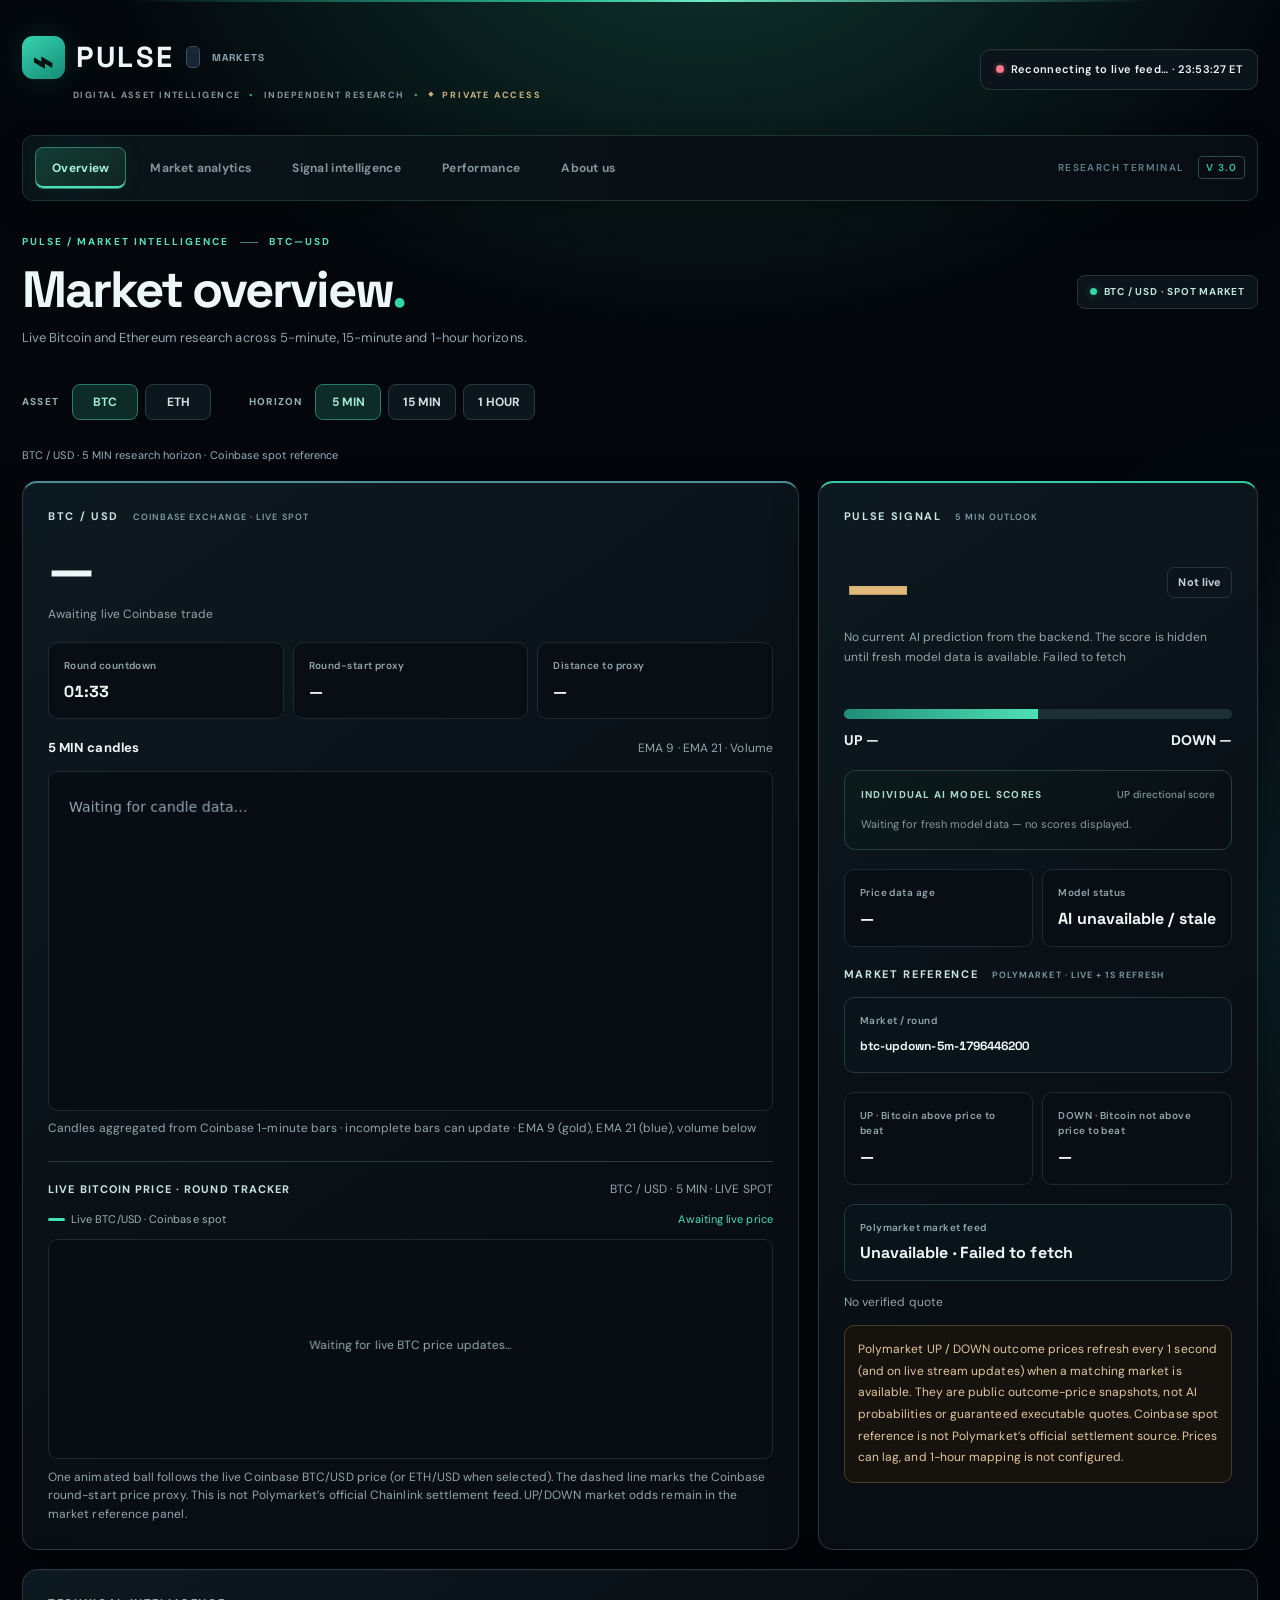
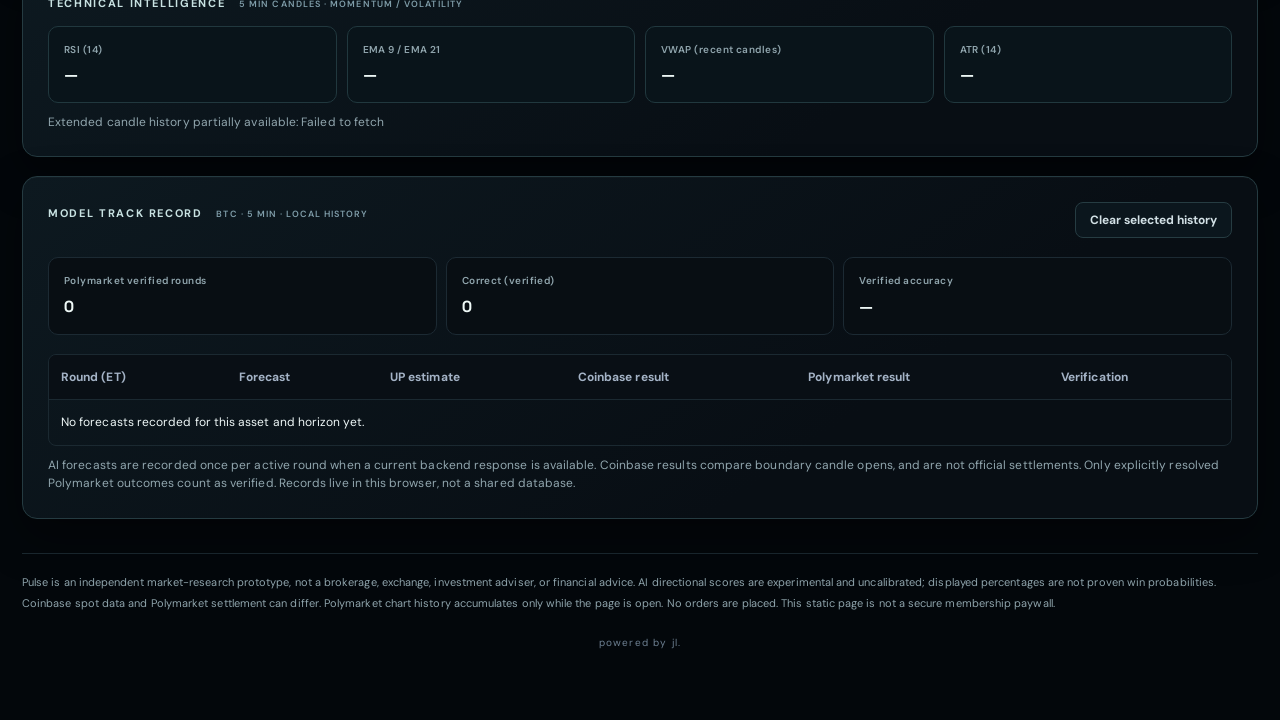
<file: pulse_ai_polymarket_1sec_odds.html>
<!DOCTYPE html>
<!DOCTYPE html>

<html lang="en"><head><meta charset="utf-8"/><meta content="width=device-width,initial-scale=1" name="viewport"/><meta content="#090e17" name="theme-color"/><title>PULSE | Digital Asset Intelligence</title><style>
@import url('https://fonts.googleapis.com/css2?family=DM+Sans:wght@400;500;600;700;800&family=Space+Grotesk:wght@500;600;700&display=swap');
:root{color-scheme:dark;--bg:#080c13;--card:#101722;--line:#26303f;--muted:#8e9caf;--text:#eff4fb;--green:#21c995;--red:#fa6579;--gold:#e8b568}*{box-sizing:border-box}html{scroll-behavior:smooth}body{margin:0;background:radial-gradient(ellipse 75% 35% at 50% -15%,#162c41 0%,transparent 80%),var(--bg);color:var(--text);font:14px/1.55 'DM Sans',system-ui,-apple-system,Segoe UI,Arial}body:before{content:'';display:block;height:3px;background:linear-gradient(90deg,#0b1722,#22c996 45%,#3979b2 75%,#0b1722)}main{max-width:1320px;margin:auto;padding:22px 22px 64px}.top{display:flex;align-items:center;justify-content:space-between;flex-wrap:wrap;gap:16px;margin-bottom:25px;padding-bottom:22px;border-bottom:1px solid #243042}.brand{font-family:'Space Grotesk',system-ui;font-size:25px;font-weight:700;letter-spacing:-1.15px;display:flex;align-items:center;gap:10px}.brand b{display:inline-grid;place-items:center;width:38px;height:38px;border-radius:11px;background:linear-gradient(135deg,#20d49c,#136a70);color:#071611;font-size:25px;box-shadow:0 5px 24px #00b88c20}.brand span{border:1px solid #345065;background:#172534;color:#a4c8df;border-radius:5px;padding:2px 6px;font-size:10px!important;letter-spacing:1.2px!important}.small,.hint{font-size:12px;color:var(--muted)}.status{border:1px solid #314052;background:#131e2c;border-radius:9px;padding:9px 13px;font-size:12px;font-weight:600;white-space:nowrap}.dot{display:inline-block;width:8px;height:8px;border-radius:50%;background:var(--gold);margin-right:7px;box-shadow:0 0 0 3px #e8b5681b}.dot.good{background:var(--green);box-shadow:0 0 0 3px #21c9951c}.dot.bad{background:var(--red);box-shadow:0 0 0 3px #fa65791c}.eyebrow{color:#8b9bb0;font-size:11px;letter-spacing:1.8px;font-weight:800;text-transform:uppercase;margin-bottom:11px}.sectionhead{display:flex;justify-content:space-between;align-items:center;gap:12px;margin-bottom:17px}.sectionhead h1{font:700 clamp(22px,3.5vw,30px)/1.15 'Space Grotesk',sans-serif;letter-spacing:-.9px;margin:0}.sectionhead p{margin:6px 0 0;color:var(--muted);font-size:12px}.marketpill{border:1px solid #314052;background:#111c28;padding:8px 12px;border-radius:8px;font-size:11px;font-weight:700;color:#b9cbda}.grid{display:grid;grid-template-columns:minmax(0,1.5fr) minmax(320px,.85fr);gap:16px}.card{background:linear-gradient(155deg,#131d2a 0%,#101722 55%,#0e1520 100%);border:1px solid var(--line);border-radius:13px;padding:22px;min-width:0;box-shadow:0 14px 42px #00000020}.card h2{margin:0 0 14px;color:#98a8bd;font-size:11px;letter-spacing:1.65px;font-weight:800;text-transform:uppercase}.big{font:700 clamp(34px,5vw,53px)/1.15 'Space Grotesk',system-ui;letter-spacing:-1.9px;font-variant-numeric:tabular-nums;margin-bottom:5px}.subgrid{display:grid;grid-template-columns:repeat(3,minmax(0,1fr));gap:9px;margin:19px 0}.stat{background:#0b121c;border:1px solid #243143;border-radius:9px;padding:13px;min-width:0}.stat label{display:block;font-size:11px;color:var(--muted);margin-bottom:7px;font-weight:600}.stat strong{font:700 16px/1.35 'Space Grotesk',system-ui;font-variant-numeric:tabular-nums;overflow-wrap:anywhere}.chartbar,.line{display:flex;gap:7px;flex-wrap:wrap;align-items:center}.chartbar{justify-content:space-between;margin:18px 0 12px}.chartbar strong{font-size:13px}.btn{border:1px solid #35445a;border-radius:7px;background:#142033;color:#c9d8e9;padding:7px 12px;font-weight:700;font:700 12px 'DM Sans',sans-serif;cursor:pointer;transition:background .15s,border-color .15s}.btn:hover{background:#1c324a;border-color:#5b7794}.btn.selected{background:#1c423e;border-color:#2c947c;color:#75e5c3}canvas{display:block;width:100%;height:340px;background:linear-gradient(180deg,#0a111b,#0b131f);border:1px solid #233143;border-radius:9px;touch-action:pan-y}.signal{font:700 clamp(42px,6vw,72px)/1.15 'Space Grotesk',system-ui;letter-spacing:-2px}.up{color:var(--green)}.down{color:var(--red)}.warning{color:var(--gold)}.meter{height:9px;background:#283444;border-radius:99px;overflow:hidden;margin:17px 0 11px}.meter>div{height:100%;background:linear-gradient(90deg,#179d7d,#2fe1a9);width:50%;transition:width .25s}.flex{display:flex;justify-content:space-between;gap:10px;align-items:center}.tag{padding:6px 10px;border:1px solid #385069;background:#192635;border-radius:7px;font-size:11px;color:#c3d2e3;font-weight:700}.notice{margin-top:14px;border:1px solid #594831;background:#211e1b;padding:13px;border-radius:8px;color:#e3c79e;font-size:12px;line-height:1.65}.full{grid-column:1/-1}.tablewrap{overflow-x:auto;border:1px solid #253245;border-radius:8px}table{width:100%;border-collapse:collapse;font-size:12px;min-width:650px}th,td{padding:13px 12px;border-bottom:1px solid #253346;text-align:left}th{color:#a4b3c6;font-weight:700;background:#0b1420}tr:last-child td{border-bottom:0}.indicators{display:grid;grid-template-columns:repeat(4,minmax(0,1fr));gap:10px}.foot{margin-top:23px;padding-top:18px;border-top:1px solid #253143;color:var(--muted);font-size:11px;line-height:1.75}a{color:#83c5ef}#reason{min-height:65px;line-height:1.7}#direction{min-width:0}#confidence{text-align:right}.spacer{height:8px}.card:has(#direction){border-top:2px solid #2b987f}.card:has(#price){border-top:2px solid #477ea3}@media(max-width:850px){main{padding:16px 12px 50px}.grid{grid-template-columns:1fr}.full{grid-column:auto}.indicators{grid-template-columns:repeat(2,minmax(0,1fr))}canvas{height:290px}.card{padding:16px}.sectionhead{align-items:flex-start}.marketpill{display:none}}@media(max-width:420px){.brand{font-size:21px}.top{gap:10px}.status{font-size:11px}.subgrid{gap:6px}.stat{padding:9px}.stat strong{font-size:13px}.stat label{font-size:10px}.big{font-size:35px}.signal{font-size:48px}.sectionhead h1{font-size:23px}}

/* PULSE institutional visual system */
:root{--pulse:#35d7b1}
body{background:radial-gradient(ellipse at 80% -15%,#10252a 0%,transparent 48%),#080d14}
main{max-width:1450px}
.top{padding:9px 0 24px;margin-bottom:0;border-bottom:0}
.brand{font-family:'Space Grotesk',system-ui;letter-spacing:.065em;font-size:25px;font-weight:700;gap:11px}
.brand b.pulsemark{font-family:Georgia,serif;font-weight:700;font-size:35px;border-radius:9px;background:#28cda9;color:#041510;width:39px;height:39px;box-shadow:0 0 0 1px #53e3c145}
.brand-divider{height:22px;width:1px;background:#344756;margin:0 1px}
.brand .brand-unit{font-size:10px!important;letter-spacing:.2em;border:0;background:none;padding:0;color:#8ca5b4!important;font-weight:700}
.brand-sub{margin:7px 0 0 51px;font-size:9px;letter-spacing:.19em;font-weight:700;color:#718a9a}
.brand-dot{color:#31d5af;margin:0 7px}
.topnav{display:flex;align-items:center;gap:30px;border-top:1px solid #20303b;border-bottom:1px solid #20303b;padding:17px 0;margin-bottom:30px;color:#8093a2;font-size:12px;font-weight:600;letter-spacing:.015em}
.topnav>span{white-space:nowrap}.topnav .nav-active{color:#e6f6f4;position:relative}
.topnav .nav-active:after{content:'';height:2px;background:#2cd6ac;position:absolute;bottom:-18px;left:0;right:0}
.topnav .nav-right{margin-left:auto;font-size:10px;letter-spacing:.14em;color:#607d8c}
.version{border:1px solid #2b4a4c;color:#35c6a8;border-radius:4px;padding:4px 7px;margin-left:10px}
.sectionhead{margin-bottom:28px}
.sectionhead h1{font-size:clamp(30px,3.4vw,45px);letter-spacing:-1.7px;margin-top:10px;margin-bottom:7px}
.sectionhead p{font-size:13px;color:#92a4b2}
.headline-period{color:#30d6ad}
.eyebrow{font-size:10px;letter-spacing:.18em;color:#48cbaa;font-weight:700}
.eyebrow-line{display:inline-block;width:18px;height:1px;background:#537e83;vertical-align:middle;margin:0 7px}
.marketpill{background:#0f211f;border:1px solid #254e46;color:#c0e6d9;font-size:10px;font-weight:700;letter-spacing:.08em}
.market-bullet{display:inline-block;background:#32d7a9;width:7px;height:7px;border-radius:50%;margin-right:7px;box-shadow:0 0 10px #32d7a965}
.card{background:linear-gradient(150deg,#111c26,#0e1721);border:1px solid #253443;box-shadow:0 8px 35px #00000018}
.card h2{letter-spacing:.07em;font-size:12px;font-weight:700;color:#e7f2f6}
.source-label{font-size:9px;letter-spacing:.12em;color:#7f9da9;font-weight:600;margin-left:9px}
.stat{background:#0c1720;border-color:#243341}
.big{font-family:'Space Grotesk',system-ui;letter-spacing:-1.4px}
.foot{border-top:1px solid #263745;margin-top:34px;padding-top:18px;line-height:1.7}
@media(max-width:850px){.topnav{gap:18px;overflow-x:auto;scrollbar-width:none}.topnav .nav-right{display:none}}
@media(max-width:540px){.topnav{gap:20px;padding:14px 0;margin-bottom:22px;font-size:11px}.topnav .nav-active:after{bottom:-15px}.brand{font-size:22px}.brand-sub{font-size:8px;margin-left:49px}.source-label{display:block;margin:5px 0 0}.sectionhead h1{letter-spacing:-.8px}}

/* PULSE private-terminal visual refresh: darker, restrained, premium */
:root{--bg:#030508;--card:#090d13;--line:#1b2630;--muted:#82909c;--text:#eaf0f4;--green:#29cda8;--red:#ed6b7a;--gold:#cba46a}
html{background:#030508}
body{background:radial-gradient(ellipse 60% 28% at 50% -13%,#102020 0%,transparent 77%),#030508!important;color:var(--text)}
body:before{height:1px;background:linear-gradient(90deg,transparent,#26584f 50%,transparent)}
.top{border-bottom-color:#18242c}
.topnav{background:#05090e;border-top-color:#18242c;border-bottom-color:#18242c;color:#75858f}
.card{background:linear-gradient(150deg,#0d141b,#090e14 58%,#080c11)!important;border-color:#1b2931!important;box-shadow:0 14px 48px #0007!important}
.stat,.subgrid .stat{background:#080e13!important;border-color:#1c2a33!important}
.marketpill,.status,.tag{background:#0b141a!important;border-color:#22363a!important}
.btn{background:#0b161d!important;border-color:#263c42!important;color:#d2e0e5}
.btn.selected{background:#0d2b27!important;border-color:#287d69!important;color:#a2e9d4}
canvas{background:#070d12!important;border-color:#1b2b34!important}
.notice{background:#16130e!important;border-color:#493c27!important}
.tablewrap,th,td{border-color:#1b2931!important}th{background:#090f15!important}
.foot{border-top-color:#1b2931}
.brand b.pulsemark{background:linear-gradient(145deg,#36d5ae,#168a78)!important;box-shadow:0 0 0 1px #347d683d!important}
.brand-sub{display:flex;flex-wrap:wrap;align-items:center;gap:4px;line-height:1.8;color:#8297a1!important}
.brand-dot{margin:0 5px!important;color:#2ca88e!important}
.private-access{color:#c8af81;font-weight:800;letter-spacing:.2em;white-space:nowrap}
.private-access:before{content:'◆';font-size:7px;color:#c8af81;margin-right:7px;vertical-align:2px}
@media(max-width:520px){.brand-sub{margin-left:0!important;font-size:8px!important;letter-spacing:.13em!important}.brand-dot{margin:0 2px!important}.private-access{letter-spacing:.12em}}

.switches{display:flex;flex-wrap:wrap;gap:8px;align-items:center;margin:0 0 18px}.switches .btn{min-width:66px}.switch-label{font-size:10px;color:#82909c;letter-spacing:.12em;font-weight:800;margin-right:6px}.switch-group{display:flex;align-items:center;gap:7px;flex-wrap:wrap;margin-right:22px}.pill-note{font-size:11px;color:#95b1bd;margin-bottom:17px}.metric-list{display:grid;grid-template-columns:repeat(2,minmax(0,1fr));gap:10px}.grid .card{min-width:0}.market-pill-alt{color:#9ce8d1}.tag{white-space:normal;text-align:right}.foot a{color:#83c5ef}@media(max-width:540px){.switch-group{margin-right:0}.switches{gap:14px}.metric-list{grid-template-columns:1fr}.brand-unit{display:none!important}}

/* PULSE V3: private terminal sections */
.topnav{gap:8px;align-items:center}.nav-tab{appearance:none;background:transparent;border:1px solid transparent;border-radius:7px;padding:10px 15px;color:#8194a0;font:600 12px 'DM Sans',sans-serif;white-space:nowrap;cursor:pointer;transition:all .2s}.nav-tab:hover{color:#e7f7f3;background:#0d191d;border-color:#223b3e}.nav-tab.nav-active{background:#0d2724;border-color:#2d7667;color:#a9f2dc;box-shadow:inset 0 -2px #31d6ad}.topnav .nav-active:after{display:none}.terminal-panel[hidden],#overview-head[hidden]{display:none!important}.terminal-page{animation:panelIn .3s ease both}@keyframes panelIn{from{opacity:.4;transform:translateY(7px)}to{opacity:1;transform:translateY(0)}}.page-eyebrow,.vip-kicker{font-size:10px;letter-spacing:.21em;font-weight:800;color:#42cbaa}.page-title{font:700 clamp(32px,5vw,56px)/1.12 'Space Grotesk',sans-serif;letter-spacing:-2px;margin:14px 0}.page-title span{color:#34d3ad}.page-title em{font-style:normal;color:#3ed3ad}.page-lead{max-width:760px;color:#9eacb7;font-size:15px;line-height:1.85;margin:0 0 24px}.premium-rule{height:1px;background:linear-gradient(90deg,#31caa1,#274b50 55%,transparent);margin:25px 0}.terminal-grid{display:grid;grid-template-columns:repeat(3,minmax(0,1fr));gap:15px;margin:20px 0}.terminal-grid.twin{grid-template-columns:repeat(2,minmax(0,1fr))}.vip-card{background:linear-gradient(145deg,#111c23,#080d13 75%);border:1px solid #22363d;border-radius:13px;padding:25px;min-width:0;box-shadow:0 12px 35px #0005;position:relative;overflow:hidden}.vip-card:before{content:'';position:absolute;top:0;left:0;right:0;height:1px;background:linear-gradient(90deg,#39caa6,transparent 75%);opacity:.6}.vip-card h2{font:700 20px/1.3 'Space Grotesk',sans-serif;letter-spacing:-.4px;margin:13px 0 16px;color:#e7f3f3}.vip-card p{color:#9eacb7;line-height:1.85;font-size:13px}.vip-card .asset-head{display:flex;justify-content:space-between;gap:10px;align-items:center}.vip-card .asset-symbol{font:700 23px 'Space Grotesk',sans-serif;letter-spacing:-.6px}.vip-card .tiny-pill{font-size:9px;letter-spacing:.1em;color:#8ecdbd;border:1px solid #2a4b46;padding:5px 8px;border-radius:5px}.vip-card .signal-value{font:700 31px 'Space Grotesk',sans-serif;margin:17px 0 8px}.vip-card .metric-line{display:flex;justify-content:space-between;gap:12px;border-top:1px solid #203038;padding:10px 0;font-size:12px;color:#98aab4}.vip-card .metric-line strong{color:#e3eeee;font-weight:700;text-align:right}.vip-card .signal-value.up{color:#29cda8}.vip-card .signal-value.down{color:#ed6b7a}.vip-card .signal-value.neutral{color:#b7c3cc}.vip-card .card-action{margin-top:12px}.method-list>div{display:flex;justify-content:space-between;gap:12px;padding:14px 0;border-bottom:1px solid #213139}.method-list b{color:#e0eee9}.method-list span{color:#92a4af;text-align:right;font-size:12px}.note-card{margin:18px 0 28px}.about-hero{display:grid;grid-template-columns:1.25fr .75fr;gap:28px;align-items:center;padding:30px;border:1px solid #25463f;border-radius:15px;background:radial-gradient(ellipse at 80% 45%,#123a32 0%,#0c171b 45%,#080e13 100%);overflow:hidden}.about-hero h2{font:700 clamp(26px,3vw,39px)/1.18 'Space Grotesk',sans-serif;letter-spacing:-1px;margin:18px 0}.about-hero p{font-size:14px;color:#a8b9bd;line-height:1.9;max-width:670px}.about-chips{display:flex;flex-wrap:wrap;gap:8px;margin-top:20px}.about-chips span{border:1px solid #2d5a50;background:#0e2a26;border-radius:5px;padding:7px 10px;color:#a1e9d1;font-size:9px;font-weight:800;letter-spacing:.1em}.about-orbit{height:280px;display:grid;place-items:center;position:relative}.orbit{border:1px solid #2b927b;border-radius:50%;position:absolute;box-shadow:0 0 40px #1dd3a317}.orbit.outer{width:260px;height:260px;border-style:dashed;animation:orbitSpin 60s linear infinite}.orbit.inner{width:194px;height:194px;border-color:#39cba6;box-shadow:0 0 45px #1dd3a324,inset 0 0 40px #1dd3a313}.orbit-core{display:grid;place-items:center;background:linear-gradient(145deg,#3ae1b8,#0e846e);border-radius:24px;color:#021c18;width:100px;height:100px;font-size:83px;font-weight:900;box-shadow:0 0 65px #1dd3a34a}.orbit-caption{position:absolute;bottom:0;font-size:9px;letter-spacing:.25em;color:#81c3b3}@keyframes orbitSpin{to{transform:rotate(360deg)}}.feature-number{font:700 10px 'Space Grotesk',sans-serif;letter-spacing:.18em;color:#45caa6}.about-disclosure{margin:20px 0 32px}.vip-card button{cursor:pointer}.perf-good{color:#36d6a8}.perf-muted{color:#92a4af}.perf-warn{color:#e8b568}@media(max-width:1050px){.terminal-grid{grid-template-columns:repeat(2,minmax(0,1fr))}.about-hero{grid-template-columns:1fr .6fr}}@media(max-width:700px){.topnav{overflow-x:auto;flex-wrap:nowrap;padding:10px 0}.nav-tab{padding:9px 12px;font-size:11px}.terminal-grid,.terminal-grid.twin{grid-template-columns:1fr}.about-hero{grid-template-columns:1fr;padding:20px}.about-orbit{height:230px}.orbit.outer{width:210px;height:210px}.orbit.inner{width:160px;height:160px}.page-title{letter-spacing:-1px}.vip-card{padding:19px}}

/* PULSE V4 — AI intelligence terminal refinement */
:root{--bg:#03070b;--card:#0b1219;--line:#21343b;--muted:#91a6ae;--text:#eef7f7;--green:#45e0b5;--red:#fa778b;--gold:#e0b879}
html{scrollbar-color:#25463f #060c10}
body{background:radial-gradient(ellipse 60% 24% at 55% -5%,#10372f 0%,transparent 80%),radial-gradient(ellipse 30% 26% at 100% 40%,#0a1d23 0%,transparent 85%),#03070b!important;letter-spacing:.005em}
body:before{height:2px;background:linear-gradient(90deg,transparent 10%,#28b996 45%,#6feac9 55%,transparent 90%)}
main{max-width:1460px;padding-top:25px}
.top{padding:8px 0 26px}.brand{font-size:29px;letter-spacing:.075em}.brand b.pulsemark{width:43px;height:43px;border-radius:11px;box-shadow:0 0 32px #26d6aa28!important}
.brand-sub{font-size:9px!important;letter-spacing:.16em!important}.status{padding:11px 15px;border-radius:10px;font-size:11px;letter-spacing:.03em;box-shadow:inset 0 1px #ffffff09}
.topnav{position:relative;margin-top:6px;padding:11px 12px;gap:7px;border:1px solid #1c3337;border-radius:11px;background:linear-gradient(90deg,#091419,#070d12)!important;box-shadow:0 10px 30px #0004}
.nav-tab{padding:12px 16px;border-radius:8px;font-weight:700;letter-spacing:.025em}.nav-tab.nav-active{background:linear-gradient(145deg,#123e35,#10251f);border-color:#367c6d;box-shadow:inset 0 -2px #49e1b8,0 0 22px #19cba313}
.nav-tab:focus-visible,.btn:focus-visible{outline:2px solid #63e4c2;outline-offset:3px}
.sectionhead{margin-top:33px}.sectionhead h1{font-size:clamp(35px,4vw,51px);letter-spacing:-2.1px}.sectionhead p{font-size:13px;line-height:1.8}
.eyebrow,.page-eyebrow,.vip-kicker{color:#58e1bb;letter-spacing:.2em}.page-title{font-size:clamp(38px,5.5vw,67px);letter-spacing:-2.7px;margin:15px 0 16px}.page-lead{font-size:15px;line-height:1.9;color:#b2c4c9}
.switches{margin-bottom:21px}.switch-group{padding:6px 8px 6px 0}.switch-label{color:#93b0b3}.btn{padding:9px 14px;border-radius:8px;transition:transform .18s,border-color .18s,background .18s}.btn:hover{transform:translateY(-1px)}
.grid{gap:19px}.card,.vip-card{border-radius:15px!important;background:linear-gradient(145deg,#0d1920,#080e14 68%)!important;border:1px solid #253b41!important;box-shadow:0 18px 45px #0006,inset 0 1px #ffffff06!important}
.card{padding:25px}.card h2{font-size:11px;letter-spacing:.15em;color:#c8e2e2}.card:has(#direction){border-top:2px solid #35caa6!important}.card:has(#price){border-top:2px solid #488d99!important}
.stat{border-radius:10px;padding:15px!important;background:#09141a!important;border:1px solid #21383e!important}.stat label{font-size:10px;letter-spacing:.045em}.stat strong{color:#eff9f7}
.signal{font-size:clamp(50px,6vw,78px)}.meter{height:10px;background:#1d3035}.meter>div{background:linear-gradient(90deg,#218d77,#4de1b5)}.notice{border-radius:10px;line-height:1.8}
.vip-card{padding:27px}.vip-card:before{height:2px;background:linear-gradient(90deg,#43e4b7,transparent 75%)}.vip-card h2{font-size:21px}.vip-card p{color:#a9bfc4}.vip-card .signal-value{font-size:37px;letter-spacing:-1.1px}
.vip-card .metric-line{padding:12px 0;border-bottom:1px solid #1d3439;border-top:0}.vip-card .metric-line:last-of-type{border-bottom:0}.vip-card .tiny-pill{border-radius:6px}
.premium-rule{background:linear-gradient(90deg,#3de2b5,#1d4545 50%,transparent)}
.ai-hero{position:relative;overflow:hidden;display:grid;grid-template-columns:minmax(0,1.25fr) minmax(280px,.75fr);gap:32px;align-items:center;padding:38px;border:1px solid #2d6559;border-radius:18px;background:radial-gradient(ellipse at 85% 45%,#155548 0%,#0d2525 38%,#071016 78%);box-shadow:0 22px 70px #0007}
.ai-hero:after{content:'';position:absolute;inset:0;pointer-events:none;background:linear-gradient(110deg,transparent 60%,#7fffe006 80%,transparent)}
.ai-hero h2{font:700 clamp(32px,3.6vw,49px)/1.14 'Space Grotesk',sans-serif;letter-spacing:-1.7px;margin:18px 0}.ai-hero h2 span{color:#56e5bd}.ai-hero p{max-width:660px;color:#bbced0;font-size:14px;line-height:1.95}
.ai-chiprow{display:flex;flex-wrap:wrap;gap:9px;margin-top:23px}.ai-chip{padding:8px 11px;border:1px solid #32675b;border-radius:6px;background:#12342d;color:#a9f4dc;font-size:10px;font-weight:800;letter-spacing:.09em}
.ai-core{display:grid;grid-template-columns:repeat(2,1fr);gap:11px;position:relative;z-index:1}.ai-core .ai-number{padding:20px 14px;border:1px solid #3a6a60;border-radius:12px;background:#071a1bbf;text-align:center}.ai-core strong{display:block;font:700 39px 'Space Grotesk',sans-serif;color:#5aebc2;line-height:1.2}.ai-core span{display:block;font-size:10px;letter-spacing:.11em;color:#b4d2cc;margin-top:6px;font-weight:700}
.ai-section-label{margin:34px 0 12px;font:700 11px 'DM Sans',sans-serif;letter-spacing:.2em;color:#5ae2bc}.ai-explainer{display:grid;grid-template-columns:repeat(3,minmax(0,1fr));gap:15px}.ai-explainer .vip-card h2{margin:12px 0}.ai-explainer .feature-number{font-size:11px;color:#65e7c2}
.ai-models{display:grid;grid-template-columns:repeat(2,minmax(0,1fr));gap:12px;margin:16px 0 25px}.ai-models .ai-model{padding:18px;border:1px solid #25433f;border-radius:11px;background:#0b181b}.ai-model strong{display:block;color:#eaf7f3;font:700 17px 'Space Grotesk',sans-serif}.ai-model small{display:block;margin-top:6px;color:#a2bbb9;font-size:12px;line-height:1.7}.ai-model .model-tag{float:right;font-size:10px;color:#73e7c6;border:1px solid #36695e;padding:4px 7px;border-radius:5px}
.ai-disclosure{border-left:3px solid #d2ae77;background:#161711;border-radius:0 12px 12px 0;padding:23px 25px;margin:25px 0 30px}.ai-disclosure h2{margin:0 0 10px;font:700 19px 'Space Grotesk',sans-serif}.ai-disclosure p{color:#c5c5b7;line-height:1.85;font-size:13px}
.foot{line-height:1.95;color:#8ea3ab}
@media(max-width:900px){.ai-hero{grid-template-columns:1fr}.ai-core{max-width:520px}.ai-explainer{grid-template-columns:1fr 1fr}}
@media(max-width:700px){main{padding:14px 12px 50px}.topnav{border-radius:9px;padding:8px;gap:4px}.nav-tab{padding:10px 12px}.ai-hero{padding:23px;gap:22px}.ai-hero h2{font-size:34px}.ai-explainer,.ai-models{grid-template-columns:1fr}.card{padding:17px}.vip-card{padding:21px}.page-title{letter-spacing:-1.4px}.sectionhead h1{letter-spacing:-1px}}
@media(prefers-reduced-motion:reduce){*,*:before,*:after{animation-duration:.01ms!important;transition-duration:.01ms!important;scroll-behavior:auto!important}}

/* PULSE V5: individual ensemble score bars */
.ensemble-breakdown{margin:18px 0 19px;padding:16px;border:1px solid #244039;border-radius:11px;background:linear-gradient(140deg,#0c1b1b,#080e14)}
.ensemble-heading{display:flex;justify-content:space-between;align-items:center;gap:10px;margin-bottom:13px;font-size:10px;font-weight:800;letter-spacing:.13em;color:#a9d7cb;text-transform:uppercase}
.ensemble-heading small{font-size:10px;letter-spacing:0;color:#7e9b98;font-weight:500;text-transform:none}
.ensemble-row{margin:11px 0}.ensemble-row-top{display:flex;justify-content:space-between;align-items:center;gap:8px;margin-bottom:6px;font-size:11px;color:#b4c9c8}.ensemble-row-top strong{color:#e4f3ee;font-variant-numeric:tabular-nums}
.ensemble-track{height:7px;border-radius:20px;background:#38252d;overflow:hidden}.ensemble-fill{height:100%;border-radius:20px;background:linear-gradient(90deg,#168f7c,#35dab0);transition:width .35s ease}
.ensemble-empty{font-size:11px;color:#84999f;line-height:1.65}.ensemble-legend{display:flex;justify-content:space-between;gap:8px;font-size:10px;color:#829ca0;margin-top:11px}
.ensemble-card{margin-top:14px;border-top:1px solid #22343b;padding-top:13px}.ensemble-card .ensemble-breakdown{margin:0;padding:13px;background:#081316}.ensemble-card .ensemble-heading{flex-wrap:wrap}

/* Live spot price round chart */
.poly-chart-section{margin-top:24px;padding-top:18px;border-top:1px solid #253c40}.poly-chart-section .chartbar{margin:0 0 12px}.poly-chart-section .chartbar strong{font-size:11px;letter-spacing:.1em;color:#c6e5de}.poly-chart-legend{display:flex;flex-wrap:wrap;gap:15px;align-items:center;color:#9cb4b7;font-size:11px;margin-bottom:11px}.poly-chart-legend i{display:inline-block;width:17px;height:3px;vertical-align:middle;margin-right:6px;border-radius:3px}.poly-legend-up{background:#45e0b5}.poly-legend-down{background:#fa778b}#polyChart{height:220px}#polyChartLast{margin-left:auto;color:#8fa4ac}@media(max-width:540px){#polyChart{height:190px}#polyChartLast{margin-left:0}}
/* Highlight the final 59 seconds of the active round. */
#timer.timer-urgent{color:#ff526b!important;text-shadow:0 0 14px rgba(255,82,107,.22);font-variant-numeric:tabular-nums}
</style></head><body><main>
<header class="top"><div><div class="brand"><b class="pulsemark">⌁</b> PULSE <span class="brand-divider"></span><span class="brand-unit">MARKETS</span></div><div class="small brand-sub">DIGITAL ASSET INTELLIGENCE <span class="brand-dot">•</span> INDEPENDENT RESEARCH <span class="brand-dot">•</span> <span class="private-access">PRIVATE ACCESS</span></div></div><div class="status"><span class="dot" id="dot"></span><span id="connection">Connecting…</span> · <span id="clock">--:--:--</span> ET</div></header>
<nav aria-label="Terminal sections" class="topnav"><button aria-selected="true" class="nav-tab nav-active" data-panel="overview" type="button">Overview</button><button aria-selected="false" class="nav-tab" data-panel="analytics" type="button">Market analytics</button><button aria-selected="false" class="nav-tab" data-panel="signals" type="button">Signal intelligence</button><button aria-selected="false" class="nav-tab" data-panel="performance" type="button">Performance</button><button aria-selected="false" class="nav-tab" data-panel="about" type="button">About us</button><span class="nav-right">RESEARCH TERMINAL <span class="version">V 3.0</span></span></nav>
<div class="sectionhead" id="overview-head"><div><div class="eyebrow">PULSE / MARKET INTELLIGENCE <span class="eyebrow-line"></span> <span id="eyebrowPair">BTC—USD</span></div><h1>Market overview<span class="headline-period">.</span></h1><p>Live Bitcoin and Ethereum research across 5-minute, 15-minute and 1-hour horizons.</p></div><div class="marketpill"><span class="market-bullet"></span><span id="marketPill">BTC / USD · SPOT MARKET</span></div></div>
<div aria-label="Market and forecast timeframe" class="switches"><div class="switch-group"><span class="switch-label">ASSET</span><button aria-pressed="true" class="btn selected" data-asset="BTC">BTC</button><button aria-pressed="false" class="btn" data-asset="ETH">ETH</button></div><div class="switch-group"><span class="switch-label">HORIZON</span><button aria-pressed="true" class="btn selected" data-horizon="300">5 MIN</button><button aria-pressed="false" class="btn" data-horizon="900">15 MIN</button><button aria-pressed="false" class="btn" data-horizon="3600">1 HOUR</button></div></div>
<div class="pill-note" id="scope">BTC / USD · 5-minute research horizon · Coinbase spot reference</div>
<section class="grid terminal-panel" id="overview-panel">
<article class="card"><h2><span id="priceTitle">BTC / USD</span> <span class="source-label">COINBASE EXCHANGE · LIVE SPOT</span></h2><div class="big" id="price">Loading…</div><div class="small" id="lastTick">Awaiting live market data</div><div class="subgrid"><div class="stat"><label>Round countdown</label><strong id="timer">--:--</strong></div><div class="stat"><label>Round-start proxy</label><strong id="start">—</strong></div><div class="stat"><label>Distance to proxy</label><strong id="distance">—</strong></div></div><div class="chartbar"><strong id="chartTitle">5-minute candles</strong><span class="small">EMA 9 · EMA 21 · Volume</span></div><canvas aria-label="Candlestick chart" id="chart"></canvas><div class="small" id="chartCaption" style="margin-top:8px">Candles use Coinbase data; incomplete bars may update.</div>
<div class="poly-chart-section"><div class="chartbar"><strong>LIVE BITCOIN PRICE · ROUND TRACKER</strong><span class="small" id="polyChartRound">Matching market · checking…</span></div><div class="poly-chart-legend"><span><i class="poly-legend-up"></i>Live BTC/USD · Coinbase spot</span><span id="polyChartLast">Awaiting snapshots</span></div><canvas id="polyChart" aria-label="Live Bitcoin spot price with a moving marker"></canvas><div class="small" id="polyChartCaption" style="margin-top:9px">One animated ball follows the live Coinbase BTC/USD price (or ETH/USD when selected). The dashed line marks the Coinbase round-start price proxy. This is not Polymarket’s official Chainlink settlement feed. UP/DOWN market odds remain in the market reference panel.</div></div></article>
<article class="card"><h2>PULSE SIGNAL <span class="source-label" id="signalTitle">5-MINUTE OUTLOOK</span></h2><div class="flex"><div class="signal warning" id="direction">—</div><span class="tag" id="confidence">Waiting for data</span></div><div class="small" id="reason">Connecting to Coinbase and loading historical candles.</div><div class="meter"><div id="meter" style="width:50%"></div></div><div class="flex"><strong id="pup">UP —</strong><strong id="pdown">DOWN —</strong></div><div class="ensemble-breakdown" id="overview-ensemble"><div class="ensemble-heading">Individual AI model scores <small>UP direction</small></div><div class="ensemble-empty">Awaiting fresh AI model data…</div></div><div class="subgrid" style="grid-template-columns:repeat(2,1fr)"><div class="stat"><label>Price data age</label><strong id="age">—</strong></div><div class="stat"><label>Model status</label><strong id="modelStatus">Waiting</strong></div></div><h2>MARKET REFERENCE <span class="source-label">POLYMARKET · LIVE + 1S REFRESH</span></h2><div class="stat"><label>Market / round</label><strong id="roundName" style="font-size:12px;overflow-wrap:anywhere">Checking…</strong></div><div class="subgrid" style="grid-template-columns:repeat(2,1fr)"><div class="stat"><label>UP · Bitcoin above price to beat</label><strong id="marketUp">—</strong></div><div class="stat"><label>DOWN · Bitcoin not above price to beat</label><strong id="marketDown">—</strong></div></div><div class="stat"><label>Polymarket market feed</label><strong id="chainlink">Checking market…</strong></div><div class="flex" style="margin-top:12px;flex-wrap:wrap"><span class="small" id="polyUpdated">Not yet updated</span><a id="polyLink" href="https://polymarket.com" target="_blank" rel="noopener noreferrer" hidden>View on Polymarket ↗</a></div><div class="notice" id="caution">Polymarket UP / DOWN outcome prices refresh every 1 second (and on live stream updates) when a matching market is available. They are public outcome-price snapshots, not AI probabilities or guaranteed executable quotes. Coinbase spot reference is not Polymarket’s official settlement source. Prices can lag, and 1-hour mapping is not configured.</div></article>
<article class="card full"><h2>TECHNICAL INTELLIGENCE <span class="source-label" id="indicatorSource">5-MINUTE CANDLES · MOMENTUM / VOLATILITY</span></h2><div class="indicators"><div class="stat"><label>RSI (14)</label><strong id="rsi">—</strong></div><div class="stat"><label>EMA 9 / EMA 21</label><strong id="ema">—</strong></div><div class="stat"><label>VWAP (recent candles)</label><strong id="vwap">—</strong></div><div class="stat"><label>ATR (14)</label><strong id="atr">—</strong></div></div><div class="small" id="diagnostic" style="margin-top:10px">Loading candle history…</div></article>
<article class="card full"><div class="flex"><h2>MODEL TRACK RECORD <span class="source-label" id="historySource">BTC · 5 MIN · LOCAL HISTORY</span></h2><button class="btn" id="clear">Clear selected history</button></div><div class="subgrid"><div class="stat"><label>Polymarket verified rounds</label><strong id="verified">0</strong></div><div class="stat"><label>Correct (verified)</label><strong id="wins">0</strong></div><div class="stat"><label>Verified accuracy</label><strong id="accuracy">—</strong></div></div><div class="tablewrap"><table><thead><tr><th>Round (ET)</th><th>Forecast</th><th>UP estimate</th><th>Coinbase result</th><th>Polymarket result</th><th>Verification</th></tr></thead><tbody id="history"></tbody></table></div><div class="small" style="margin-top:10px">AI forecasts are recorded once per active round when a current backend response is available. Coinbase results compare boundary candle opens, and are not official settlements. Only explicitly resolved Polymarket outcomes count as verified. Records live in this browser, not a shared database.</div></article>
</section><section class="terminal-page terminal-panel" hidden="" id="about-panel"><div class="page-eyebrow">PULSE / AI-POWERED MARKET INTELLIGENCE</div><h1 class="page-title">The intelligence behind <em>the signal.</em></h1><p class="page-lead">PULSE combines live digital-asset market data with experimental trained machine-learning models to make short-duration BTC and ETH research clearer, faster and more transparent.</p><div class="premium-rule"></div><section aria-label="PULSE AI overview" class="ai-hero"><div><div class="vip-kicker">INTRODUCING / PULSE AI</div><h2>Built to read the market <span>one move ahead.</span></h2><p>Our AI-powered intelligence engine analyzes Bitcoin and Ethereum market behavior across three short-term horizons. Rather than relying on a single indicator, PULSE brings together multiple trained models, current Coinbase market information and transparent research context in one focused terminal.</p><p>Each signal reports an UP or DOWN directional score, its underlying model outputs and the freshness of its data. The goal is informed research—not artificial certainty.</p><div class="ai-chiprow"><span class="ai-chip">TRAINED ML ENSEMBLES</span><span class="ai-chip">BTC + ETH</span><span class="ai-chip">LIVE API-POWERED SCORES</span><span class="ai-chip">TRANSPARENT LIMITATIONS</span></div></div><div class="ai-core"><div class="ai-number"><strong>06</strong><span>MODEL CONFIGURATIONS</span></div><div class="ai-number"><strong>03</strong><span>FORECAST HORIZONS</span></div><div class="ai-number"><strong>02</strong><span>DIGITAL ASSETS</span></div><div class="ai-number"><strong>03</strong><span>ENSEMBLE METHODS</span></div></div></section><div class="ai-section-label">THE INTELLIGENCE STACK</div><div class="ai-explainer"><article class="vip-card"><div class="feature-number">01 / INGEST</div><h2>Market data in motion</h2><p>Coinbase BTC and ETH spot candles and live pricing provide the market context. PULSE separately displays momentum, trend and volatility indicators so users can see more than the directional label.</p></article><article class="vip-card"><div class="feature-number">02 / INFER</div><h2>Three-model ensemble</h2><p>Each asset-and-horizon configuration combines outputs from logistic regression, random forest and gradient boosting. These models can identify different statistical patterns in historical price behavior.</p></article><article class="vip-card"><div class="feature-number">03 / INTERPRET</div><h2>Signal with context</h2><p>The terminal presents directional scores, model agreement, data freshness and a separate record of subsequent outcomes. Unavailable or stale AI data is marked rather than presented as a fresh signal.</p></article></div><article class="vip-card" style="margin:22px 0 28px"><div class="feature-number">TRANSPARENCY / MODEL-BY-MODEL</div><h2>See what every AI predicts.</h2><p>Every BTC and ETH UP/DOWN outlook features a combined ensemble score and three individual score bars beneath it: logistic regression, random forest and gradient boosting. Each bar shows that model’s own UP directional score, alongside its complementary DOWN score, so you can compare model agreement and disagreement instead of relying on one headline number.</p><p>These are experimental, uncalibrated directional scores—not verified probabilities, guaranteed outcomes or Polymarket settlement forecasts. If model data is stale or unavailable, PULSE hides the scores rather than implying the prediction is current.</p></article><article class="vip-card" style="margin:0 0 26px"><div class="feature-number">MARKET CONTEXT / POLYMARKET</div><h2>Compare AI intelligence with market prices.</h2><p>For matching 5-minute and 15-minute BTC/ETH rounds, PULSE requests public Polymarket UP and DOWN outcome-price snapshots and links to the source event. These are separate from the AI ensemble’s directional scores and are not verified odds or guaranteed executable prices. If a matching round cannot be confirmed, its prices are left blank. Hourly Polymarket mapping is not yet supported.</p></article><div class="ai-section-label">SIX CONFIGURATIONS / TWO ASSETS</div><div class="ai-models"><div class="ai-model"><span class="model-tag">BTC / USD</span><strong>Bitcoin intelligence</strong><small>Dedicated trained configurations for 5-minute, 15-minute and 60-minute UP/DOWN research.</small></div><div class="ai-model"><span class="model-tag">ETH / USD</span><strong>Ethereum intelligence</strong><small>Dedicated trained configurations for 5-minute, 15-minute and 60-minute UP/DOWN research.</small></div></div><div class="ai-section-label">INSIDE THE ENSEMBLE</div><div class="ai-explainer"><article class="vip-card"><div class="feature-number">MODEL / 01</div><h2>Logistic regression</h2><p>A statistical baseline that estimates directional tendencies from learned relationships in the training features.</p></article><article class="vip-card"><div class="feature-number">MODEL / 02</div><h2>Random forest</h2><p>An ensemble of decision trees that can capture nonlinear relationships and interactions in market features.</p></article><article class="vip-card"><div class="feature-number">MODEL / 03</div><h2>Gradient boosting</h2><p>A sequential tree-based method designed to learn complex patterns by improving on earlier model errors.</p></article></div><div class="ai-section-label">DESIGNED FOR CLARITY</div>
</section><section class="terminal-page terminal-panel" hidden="" id="performance-panel"><div class="page-eyebrow">PULSE / AUDIT TRAIL</div><h1 class="page-title">Performance<span>.</span></h1><p class="page-lead">A transparent look at locally recorded forecasts, separated by asset, horizon and outcome source.</p><div class="premium-rule"></div><div class="terminal-grid" id="performance-cards"></div><article class="vip-card"><div class="vip-kicker">RECENT RESEARCH / LOCAL RECORDS</div><h2>Prediction ledger</h2><div class="tablewrap"><table><thead><tr><th>Recorded (ET)</th><th>Market</th><th>Horizon</th><th>Forecast</th><th>Coinbase proxy</th><th>Verified Polymarket</th></tr></thead><tbody id="performance-ledger"></tbody></table></div><p class="small" style="margin-top:14px">Records are saved in this browser only, not synchronized across devices. Verified counts include only explicit resolved Polymarket results; Coinbase spot outcomes are not interchangeable with settlement.</p></article></section><section class="terminal-page terminal-panel" hidden="" id="signals-panel"><div class="page-eyebrow">PULSE / DIRECTIONAL ENGINE</div><h1 class="page-title">Signal intelligence<span>.</span></h1><p class="page-lead">Six experimental trained AI research views. Scores refresh from the PULSE backend; unavailable or stale model data stays clearly marked.</p><div class="premium-rule"></div><div class="terminal-grid" id="signal-cards"></div><div class="vip-card note-card"><div class="vip-kicker">MODEL TRANSPARENCY</div><h2>Research, not certainty.</h2><p>UP/DOWN scores come from experimental trained models and are uncalibrated. A displayed 65% estimate does not establish a 65% historical win rate. Results may differ from third-party market settlements.</p></div></section><section class="terminal-page terminal-panel" hidden="" id="analytics-panel"><div class="page-eyebrow">PULSE / QUANTITATIVE RESEARCH</div><h1 class="page-title">Market analytics<span>.</span></h1><p class="page-lead">An AI-supported multi-horizon research terminal for BTC and ETH. Compare live market conditions, technical momentum and volatility without leaving your workspace.</p><div class="premium-rule"></div><div class="terminal-grid" id="analytics-cards"></div><div class="terminal-grid twin"><article class="vip-card"><div class="vip-kicker">METHODOLOGY / INDICATORS</div><h2>Market indicators alongside the AI</h2><div class="method-list"><div><b>RSI 14</b><span>Relative momentum of recent candle closes</span></div><div><b>EMA 9 / EMA 21</b><span>Short and intermediate trend comparison</span></div><div><b>VWAP</b><span>Volume-weighted reference across recent candles</span></div><div><b>ATR 14</b><span>Recent volatility and range estimates</span></div></div></article><article class="vip-card"><div class="vip-kicker">RESEARCH / IMPORTANT CONTEXT</div><h2>Understand the signal</h2><p>Directional scores come from experimental AI models trained on Coinbase market data. They are not validated trading forecasts, financial advice or guarantees. Live predictions appear only when sufficient recent data is available.</p><p>Polymarket market outcomes are shown as verified only after the relevant market explicitly resolves. Coinbase price comparisons are separate spot-market proxies.</p></article></div></section><div class="foot">Pulse is an independent market-research prototype, not a brokerage, exchange, investment adviser, or financial advice. AI directional scores are experimental and uncalibrated; displayed percentages are not proven win probabilities. Coinbase spot data and Polymarket settlement can differ. Polymarket chart history accumulates only while the page is open. No orders are placed. This static page is not a secure membership paywall.</div><div style="text-align:center;font-size:10px;color:#6e8193;letter-spacing:.12em;margin:20px 0 6px">powered by jl.</div></main><script>
'use strict';
const $=id=>document.getElementById(id);
const fmt=(n,asset=selectedAsset)=>Number.isFinite(n)?'$'+n.toLocaleString('en-US',{minimumFractionDigits:2,maximumFractionDigits:asset==='ETH'?2:2}):'—';
const pct=n=>Number.isFinite(n)?(n*100).toFixed(1)+'%':'—';
const horizons={300:'5 MIN',900:'15 MIN',3600:'1 HOUR'};
const assets={BTC:{product:'BTC-USD',label:'Bitcoin'},ETH:{product:'ETH-USD',label:'Ethereum'}};
const state={BTC:{price:NaN,lastTick:0,candles:[],trades:[],loading:false,roundLookups:{}},ETH:{price:NaN,lastTick:0,candles:[],trades:[],loading:false,roundLookups:{}}};
let selectedAsset='BTC',horizon=300,ws=null,retry=0,retryTimer=null,fetchingOutcomes=false;
const historyKey='pulse-multi-asset-history-v2';let history=[];
try{history=JSON.parse(localStorage.getItem(historyKey)||'[]');if(!Array.isArray(history))history=[]}catch{history=[]}
// Preserve old BTC five-minute records without reinterpreting their existing verification status.
try{if(!localStorage.getItem('pulse-v2-migrated')){const old=JSON.parse(localStorage.getItem('btc-pulse-pro-history-v1')||'[]');if(Array.isArray(old)){for(const row of old){if(row.round&&!history.some(x=>x.asset==='BTC'&&x.horizon===300&&x.round===String(row.round))){history.push({...row,asset:'BTC',horizon:300,round:String(row.round),slug:row.slug||'btc-updown-5m-'+Number(row.round)*300})}}}localStorage.setItem('pulse-v2-migrated','1');save()}}catch{}
const et=t=>new Intl.DateTimeFormat('en-US',{timeZone:'America/New_York',hour:'2-digit',minute:'2-digit',second:'2-digit',hour12:false}).format(new Date(t));
const etShort=t=>new Intl.DateTimeFormat('en-US',{timeZone:'America/New_York',month:'short',day:'numeric',hour:'2-digit',minute:'2-digit',hour12:false}).format(new Date(t));
const bucket=(t,seconds)=>Math.floor(t/(seconds*1000))*seconds*1000;
const roundId=(t,seconds)=>String(Math.floor(t/(seconds*1000)));
function status(msg,kind=''){$('connection').textContent=msg;$('dot').className='dot '+kind}
function save(){history=history.slice(-400);try{localStorage.setItem(historyKey,JSON.stringify(history))}catch{}renderHistory()}
function rowsFor(asset=selectedAsset,seconds=horizon){const data=state[asset].candles;if(seconds===60)return data.slice(-150);const map=new Map();for(const x of data){const t=bucket(x.t,seconds);let c=map.get(t);if(!c){c={...x,t};map.set(t,c)}else{c.h=Math.max(c.h,x.h);c.l=Math.min(c.l,x.l);c.c=x.c;c.v+=x.v}}return [...map.values()].sort((a,b)=>a.t-b.t).slice(-150)}
function roundStart(asset=selectedAsset,seconds=horizon){const now=Date.now(),t=bucket(now,seconds);const c=rowsFor(asset,seconds).find(x=>x.t===t);return c?.o??NaN}
function ema(vals,n){if(!vals.length)return NaN;let e=vals[0],k=2/(n+1);for(let i=1;i<vals.length;i++)e=vals[i]*k+e*(1-k);return e}
function indicators(asset=selectedAsset,seconds=horizon){const c=rowsFor(asset,seconds).slice(-110);if(c.length<22)return null;const closes=c.map(x=>x.c),diffs=closes.slice(1).map((v,i)=>v-closes[i]);const d=diffs.slice(-14),g=d.reduce((s,v)=>s+Math.max(v,0),0)/14,l=d.reduce((s,v)=>s+Math.max(-v,0),0)/14;const rsi=l===0?(g===0?50:100):100-100/(1+g/l);const e9=ema(closes,9),e21=ema(closes,21);const last=c.slice(-30),vol=last.reduce((s,x)=>s+x.v,0),vwap=vol?last.reduce((s,x)=>s+(x.h+x.l+x.c)/3*x.v,0)/vol:NaN;const trs=c.slice(-14).map((x,i)=>{const prev=c[c.length-15+i]?.c??x.o;return Math.max(x.h-x.l,Math.abs(x.h-prev),Math.abs(x.l-prev))});const atr=trs.reduce((a,b)=>a+b,0)/trs.length;return{rsi,e9,e21,vwap,atr}}
// Predictions come exclusively from the separate experimental Python backend.
const PULSE_AI_URL='https://pulse-ai-backend-ku6i.onrender.com';
const aiPredictions={};
const AI_FETCH_MAX_AGE_MS=90000;
function aiKey(asset,seconds){return asset+':'+(seconds/60)}
function model(asset=selectedAsset,seconds=horizon){
  const item=aiPredictions[aiKey(asset,seconds)];
  if(!item||!item.data||Date.now()-item.received>AI_FETCH_MAX_AGE_MS)return null;
  const d=item.data;
  const candleMs=Date.parse(d.candle_time);
  const reportedAge=Number(d.data_age_seconds);
  const elapsed=(Date.now()-item.received)/1000;
  // Reject old source candles, even when a request itself succeeded.
  if(!Number.isFinite(candleMs)||!Number.isFinite(reportedAge)||reportedAge<0||reportedAge+elapsed>Math.max(300,seconds*1.5))return null;
  const p=Number(d.model_up_score);
  if(!Number.isFinite(p)||p<0||p>1||!['UP','DOWN'].includes(d.direction))return null;
  return{p,side:d.direction,ind:indicators(asset,seconds),data:d,age:reportedAge+elapsed};
}
async function refreshAI(){
  const pairs=[];
  for(const asset of ['BTC','ETH'])for(const seconds of [300,900,3600])pairs.push({asset,seconds});
  await Promise.all(pairs.map(async({asset,seconds})=>{
    const key=aiKey(asset,seconds);
    try{
      const d=await fetchJSON(PULSE_AI_URL+'/predict/'+asset+'/'+(seconds/60),18000);
      if(d.asset!==asset||Number(d.horizon_minutes)!==seconds/60)throw Error('Mismatched prediction');
      aiPredictions[key]={data:d,received:Date.now(),error:null};
    }catch(e){
      // Fail closed: do not show cached scores as live after an API error.
      aiPredictions[key]={data:null,received:Date.now(),error:e.message};
    }
  }));
  updateView();refreshPanel();
}

function marketSlug(asset,seconds,key){if(seconds!==300&&seconds!==900)return null;return (asset==='BTC'?'btc':'eth')+'-updown-'+(seconds/60)+'m-'+Number(key)*seconds}
function renderHistory(){const selected=history.filter(x=>x.asset===selectedAsset&&x.horizon===horizon).sort((a,b)=>b.ts-a.ts),verified=selected.filter(x=>x.result==='UP'||x.result==='DOWN'),wins=verified.filter(x=>x.result===x.side);$('verified').textContent=verified.length;$('wins').textContent=wins.length;$('accuracy').textContent=verified.length?pct(wins.length/verified.length):'—';$('history').replaceChildren();if(!selected.length){const tr=document.createElement('tr'),td=document.createElement('td');td.colSpan=6;td.textContent='No forecasts recorded for this asset and horizon yet.';tr.append(td);$('history').append(tr);return}for(const x of selected.slice(0,30)){const tr=document.createElement('tr');const cells=[etShort(x.ts),x.side,pct(x.pup),(x.coinbaseResult||'Pending')+(x.coinbaseResult?' (spot proxy)':''),x.result||'Pending',x.result?'Polymarket verified':x.slug?'Awaiting resolution':'No verified market linked'];for(const v of cells){const td=document.createElement('td');td.textContent=v;tr.append(td)}$('history').append(tr)}}
function recordForecast(asset,seconds,output){if(!output)return;const candleTime=Date.parse(output.data?.candle_time);if(!Number.isFinite(candleTime)||candleTime<bucket(Date.now(),seconds))return;const key=roundId(Date.now(),seconds);if(history.some(x=>x.asset===asset&&x.horizon===seconds&&x.round===key))return;history.push({asset,horizon:seconds,round:key,ts:Date.now(),side:output.side,pup:output.p,coinbaseResult:null,result:null,slug:marketSlug(asset,seconds,key)});save()}
const ENSEMBLE_METHODS=[['logistic','Logistic regression'],['random_forest','Random forest'],['gradient_boosting','Gradient boosting']];
function ensembleBars(output){
 const wrap=document.createElement('div');wrap.className='ensemble-breakdown';
 const head=document.createElement('div');head.className='ensemble-heading';head.textContent='Individual AI model scores';
 const sub=document.createElement('small');sub.textContent='UP directional score';head.append(sub);wrap.append(head);
 const scores=output?.data?.individual_model_scores;
 if(!scores||typeof scores!=='object'){
  const empty=document.createElement('div');empty.className='ensemble-empty';empty.textContent=output?'Individual model outputs unavailable':'Waiting for fresh model data — no scores displayed.';wrap.append(empty);return wrap;
 }
 let count=0;
 for(const [key,name] of ENSEMBLE_METHODS){
  const score=Number(scores[key]);if(!Number.isFinite(score)||score<0||score>1)continue;count++;
  const row=document.createElement('div');row.className='ensemble-row';
  const top=document.createElement('div');top.className='ensemble-row-top';
  const label=document.createElement('span');label.textContent=name;
  const value=document.createElement('strong');value.textContent=pct(score)+' UP · '+pct(1-score)+' DOWN';
  top.append(label,value);row.append(top);
  const track=document.createElement('div');track.className='ensemble-track';track.setAttribute('role','meter');track.setAttribute('aria-label',name+' UP score');track.setAttribute('aria-valuemin','0');track.setAttribute('aria-valuemax','100');track.setAttribute('aria-valuenow',String(Math.round(score*100)));
  const fill=document.createElement('div');fill.className='ensemble-fill';fill.style.width=(score*100)+'%';track.append(fill);row.append(track);wrap.append(row);
 }
 if(!count){const empty=document.createElement('div');empty.className='ensemble-empty';empty.textContent='Individual model scores unavailable';wrap.append(empty)}
 else {const legend=document.createElement('div');legend.className='ensemble-legend';const left=document.createElement('span');left.textContent='0% UP';const right=document.createElement('span');right.textContent='100% UP';legend.append(left,right);wrap.append(legend)}
 return wrap;
}
function updateEnsembleOverview(output){const target=$('overview-ensemble');if(!target)return;const content=ensembleBars(output);target.replaceWith(content);content.id='overview-ensemble'}
function updateView(){const s=state[selectedAsset],ind=indicators(),output=model(),start=roundStart();$('price').textContent=fmt(s.price);$('lastTick').textContent=s.lastTick?'Latest trade · '+et(s.lastTick)+' ET':'Awaiting live Coinbase trade';$('start').textContent=fmt(start);const distance=s.price-start;$('distance').textContent=Number.isFinite(distance)?(distance>=0?'+':'−')+fmt(Math.abs(distance)):'—';$('age').textContent=s.lastTick?Math.max(0,(Date.now()-s.lastTick)/1000).toFixed(1)+'s':'—';$('rsi').textContent=ind?ind.rsi.toFixed(1):'—';$('ema').textContent=ind?fmt(ind.e9)+' / '+fmt(ind.e21):'—';$('vwap').textContent=ind?fmt(ind.vwap):'—';$('atr').textContent=ind?fmt(ind.atr):'—';if(output){$('direction').textContent=output.side;$('direction').className='signal '+(output.side==='UP'?'up':'down');$('pup').textContent='UP '+pct(output.p);$('pdown').textContent='DOWN '+pct(1-output.p);$('meter').style.width=pct(output.p);const strength=Math.abs(output.p-.5)*2;$('confidence').textContent=strength<.2?'Weak / close call':strength<.5?'Moderate model signal':'Strong model signal';$('modelStatus').textContent='AI / experimental';$('reason').textContent='Trained AI ensemble · Coinbase close-to-close directional score. Source candle age: '+Math.round(output.age)+'s. Uncalibrated; not a verified win probability or Polymarket settlement forecast.';recordForecast(selectedAsset,horizon,output)}else{$('direction').textContent='—';$('direction').className='signal warning';$('confidence').textContent='Not live';$('modelStatus').textContent='AI unavailable / stale';$('reason').textContent='No current AI prediction from the backend. The score is hidden until fresh model data is available. '+(aiPredictions[aiKey(selectedAsset,horizon)]?.error||'');$('pup').textContent='UP —';$('pdown').textContent='DOWN —';$('meter').style.width='50%'}updateEnsembleOverview(output);const remain=horizon-Math.floor(Date.now()/1000)%horizon;$('timer').textContent=(Math.floor(remain/3600)?Math.floor(remain/3600)+':':'')+String(Math.floor(remain%3600/60)).padStart(2,'0')+':'+String(remain%60).padStart(2,'0');$('timer').classList.toggle('timer-urgent',remain<60);$('clock').textContent=et(Date.now());const key=roundId(Date.now(),horizon);showPolyMarket(selectedAsset,horizon,key);}
function select(asset,seconds){selectedAsset=asset;horizon=seconds;document.querySelectorAll('[data-asset]').forEach(b=>{const yes=b.dataset.asset===asset;b.classList.toggle('selected',yes);b.setAttribute('aria-pressed',yes)});document.querySelectorAll('[data-horizon]').forEach(b=>{const yes=Number(b.dataset.horizon)===seconds;b.classList.toggle('selected',yes);b.setAttribute('aria-pressed',yes)});$('eyebrowPair').textContent=asset+'—USD';$('marketPill').textContent=asset+' / USD · SPOT MARKET';$('scope').textContent=asset+' / USD · '+horizons[seconds]+' research horizon · Coinbase spot reference';$('priceTitle').textContent=asset+' / USD';$('signalTitle').textContent=horizons[seconds]+' OUTLOOK';$('chartTitle').textContent=horizons[seconds]+' candles';$('indicatorSource').textContent=horizons[seconds]+' CANDLES · MOMENTUM / VOLATILITY';$('historySource').textContent=asset+' · '+horizons[seconds]+' · LOCAL HISTORY';$('chartCaption').textContent='Candles aggregated from Coinbase 1-minute bars · incomplete bars can update · EMA 9 (gold), EMA 21 (blue), volume below';renderHistory();updateView();draw();lookupMarket()}
function ingest(asset,p,t,size=0){if(!Number.isFinite(p)||p<=0)return;const s=state[asset];s.price=p;s.lastTick=Date.now();recordSpotChartPrice(asset,p,t);s.trades.push({p,t,size});s.trades=s.trades.filter(x=>t-x.t<90000);const k=bucket(t,60);let c=s.candles.find(x=>x.t===k);if(!c){s.candles.push({t:k,o:p,h:p,l:p,c:p,v:size});s.candles.sort((a,b)=>a.t-b.t);s.candles=s.candles.slice(-1800)}else{c.h=Math.max(c.h,p);c.l=Math.min(c.l,p);c.c=p;c.v+=size}if(asset===selectedAsset)updateView()}
function connect(){clearTimeout(retryTimer);try{ws=new WebSocket('wss://ws-feed.exchange.coinbase.com');status('Connecting to Coinbase…');ws.onopen=()=>{retry=0;status('Coinbase feed connected','good');ws.send(JSON.stringify({type:'subscribe',product_ids:['BTC-USD','ETH-USD'],channels:['ticker','heartbeat']}))};ws.onmessage=e=>{let d;try{d=JSON.parse(e.data)}catch{return}if(d.type==='ticker'&&(d.product_id==='BTC-USD'||d.product_id==='ETH-USD')){const asset=d.product_id.split('-')[0];ingest(asset,Number(d.price),Date.parse(d.time)||Date.now(),Number(d.last_size)||0);status('Live Coinbase BTC + ETH','good')}};ws.onerror=()=>status('Feed connection error','bad');ws.onclose=()=>{status('Reconnecting to live feed…','bad');retryTimer=setTimeout(connect,Math.min(30000,1500*2**Math.min(5,retry++)))}}catch{status('WebSocket unavailable','bad');retryTimer=setTimeout(connect,5000)}}
async function fetchJSON(url,timeout=10000){const controller=new AbortController(),timer=setTimeout(()=>controller.abort(),timeout);try{const r=await fetch(url,{signal:controller.signal,cache:'no-store'});if(!r.ok)throw Error('HTTP '+r.status);return await r.json()}finally{clearTimeout(timer)}}
async function loadCandles(asset){const s=state[asset];if(s.loading)return;s.loading=true;try{const now=Math.floor(Date.now()/1000);const end=new Date(now*1000).toISOString();const start=new Date((now-280*60)*1000).toISOString();const base='https://api.exchange.coinbase.com/products/'+assets[asset].product+'/candles?granularity=60&start='+encodeURIComponent(start)+'&end='+encodeURIComponent(end);const recent=await fetchJSON(base);let rows=recent;if(!Array.isArray(rows))throw Error('Unexpected candle data');const latest=s.candles;const map=new Map(rows.map(x=>[Number(x[0])*1000,{t:Number(x[0])*1000,l:+x[1],h:+x[2],o:+x[3],c:+x[4],v:+x[5]}]));for(const x of latest)map.set(x.t,x);s.candles=[...map.values()].filter(x=>Number.isFinite(x.c)).sort((a,b)=>a.t-b.t).slice(-1800);if(!Number.isFinite(s.price)&&s.candles.length){s.price=s.candles.at(-1).c}if(asset===selectedAsset){$('diagnostic').textContent=asset+' candles loaded: '+s.candles.length+' one-minute bars. For hourly RSI/EMA, more historical candles may be needed.';updateView();draw()}}catch(e){if(asset===selectedAsset)$('diagnostic').textContent=asset+' candle history unavailable: '+e.message}finally{s.loading=false}}
// Load extended history for 15-minute and hourly indicators, respecting Coinbase 300-candle request limit.
async function loadExtended(asset){const s=state[asset];let merged=new Map(s.candles.map(x=>[x.t,x]));const now=Math.floor(Date.now()/60000)*60;for(let i=1;i<=6;i++){const end=now-(i-1)*290*60,start=end-290*60;try{const q='https://api.exchange.coinbase.com/products/'+assets[asset].product+'/candles?granularity=60&start='+encodeURIComponent(new Date(start*1000).toISOString())+'&end='+encodeURIComponent(new Date(end*1000).toISOString());const rows=await fetchJSON(q);if(!Array.isArray(rows))break;for(const x of rows){const t=Number(x[0])*1000;if(!merged.has(t))merged.set(t,{t,l:+x[1],h:+x[2],o:+x[3],c:+x[4],v:+x[5]})}s.candles=[...merged.values()].sort((a,b)=>a.t-b.t).slice(-1800);if(asset===selectedAsset){$('diagnostic').textContent=asset+' historical 1m candles: '+s.candles.length+' · indicators use selected horizon.';updateView();draw()}}catch(e){if(asset===selectedAsset)$('diagnostic').textContent='Extended candle history partially available: '+e.message;break}}}
// Polymarket's Gamma API supplies public event/outcome snapshots. No order placement.
// Market slugs are only used for the 5m/15m series with epoch-based naming.
// Hourly markets have different naming; do not guess a match.
let polyRequestSerial=0;
const polyChartHistory=new Map();
function polyHistoryKey(asset,seconds,key){return asset+':'+seconds+':'+key}
function recordPolySnapshot(asset,seconds,key,up,down){
 const id=polyHistoryKey(asset,seconds,key),arr=polyChartHistory.get(id)||[],now=Date.now();
 if(arr.length&&Math.abs(arr[arr.length-1].up-up)<0.000001&&Math.abs(arr[arr.length-1].down-down)<0.000001)return;
 arr.push({t:now,up,down});if(arr.length>1500)arr.splice(0,arr.length-1500);polyChartHistory.set(id,arr);polyAnimationStart=performance.now();
 if(polyChartHistory.size>18)polyChartHistory.delete(polyChartHistory.keys().next().value);
}
let polyAnimationFrame=0;
let polyAnimationStart=0;
const POLY_ANIMATION_MS=1800;
// Live spot-price samples, separate from Polymarket outcome-price snapshots.
const spotChartHistory=new Map();
function recordSpotChartPrice(asset,price,t=Date.now()){
 if(!Number.isFinite(price)||price<=0)return;
 for(const seconds of [300,900,3600]){
  const key=roundId(t,seconds),id=polyHistoryKey(asset,seconds,key);
  let arr=spotChartHistory.get(id);if(!arr){arr=[];spotChartHistory.set(id,arr)}
  if(arr.length&&arr[arr.length-1].p===price)return;
  arr.push({t,p:price});if(arr.length>2500)arr.shift();
 }
 if(spotChartHistory.size>24)spotChartHistory.delete(spotChartHistory.keys().next().value);
 if(asset===selectedAsset&&activePanel==='overview'){
  polyAnimationStart=performance.now();drawPolyChart();
 }
}
function drawPolyChart(){
 const canvas=$('polyChart');if(!canvas)return;
 const rect=canvas.getBoundingClientRect(),w=rect.width,h=rect.height;if(w<10)return;
 const dpr=Math.min(window.devicePixelRatio||1,2);canvas.width=Math.round(w*dpr);canvas.height=Math.round(h*dpr);
 const ctx=canvas.getContext('2d');ctx.setTransform(dpr,0,0,dpr,0,0);ctx.clearRect(0,0,w,h);
 const asset=selectedAsset,seconds=horizon,key=roundId(Date.now(),seconds);
 const arr=spotChartHistory.get(polyHistoryKey(asset,seconds,key))||[];
 $('polyChartRound').textContent=asset+' / USD · '+horizons[seconds]+' · LIVE SPOT';
 $('polyChartLast').textContent=arr.length?'$'+arr[arr.length-1].p.toLocaleString('en-US',{minimumFractionDigits:2,maximumFractionDigits:2}):'Awaiting live price';
 $('polyChartLast').style.color=arr.length&&Number.isFinite(roundStart(asset,seconds))&&arr[arr.length-1].p<roundStart(asset,seconds)?'#fa778b':'#45e0b5';
 const left=13,right=77,top=20,bottom=30,pw=w-left-right,ph=h-top-bottom;
 const start=Number(key)*seconds*1000,end=start+seconds*1000;
 const target=roundStart(asset,seconds);
 if(!arr.length){ctx.fillStyle='#94aeb4';ctx.font='12px DM Sans,system-ui';ctx.textAlign='center';ctx.fillText('Waiting for live '+asset+' price updates…',w/2,h/2);return}
 const prices=arr.map(v=>v.p);if(Number.isFinite(target))prices.push(target);
 const min=Math.min(...prices),max=Math.max(...prices),range=Math.max(max-min,asset==='BTC'?8:0.6),pad=range*.22;
 const low=min-pad,high=max+pad;
 const x=t=>left+Math.max(0,Math.min(1,(t-start)/(end-start)))*pw;
 const y=v=>top+(high-v)/(high-low)*ph;
 const money=v=>'$'+v.toLocaleString('en-US',{minimumFractionDigits:2,maximumFractionDigits:2});
 ctx.font='10px DM Sans,system-ui';ctx.textAlign='left';
 for(let i=0;i<=4;i++){
  const v=high-(high-low)*i/4,yy=top+ph*i/4;
  ctx.strokeStyle='#20333a';ctx.lineWidth=1;ctx.setLineDash([]);ctx.beginPath();ctx.moveTo(left,yy);ctx.lineTo(w-right+6,yy);ctx.stroke();
  ctx.fillStyle='#829aa2';ctx.fillText(money(v),w-right+12,yy+3);
 }
 ctx.fillStyle='#829aa2';ctx.textAlign='left';ctx.fillText(et(start).slice(0,5),left,h-9);ctx.textAlign='right';ctx.fillText(et(end).slice(0,5),w-right,h-9);
 if(Number.isFinite(target)){
  const yy=y(target);ctx.strokeStyle='#65867e';ctx.lineWidth=1;ctx.setLineDash([6,6]);ctx.beginPath();ctx.moveTo(left,yy);ctx.lineTo(w-right+6,yy);ctx.stroke();ctx.setLineDash([]);
  ctx.fillStyle='#a5c9c0';ctx.textAlign='right';ctx.font='700 10px DM Sans,system-ui';ctx.fillText('TARGET',w-right,Math.max(top+10,yy-7));
 }
 const progress=Math.min(1,Math.max(0,(performance.now()-polyAnimationStart)/1800));
 const ease=progress*progress*(3-2*progress);
 const latest=arr[arr.length-1],prev=arr.length>1?arr[arr.length-2].p:latest.p;
 const display=prev+(latest.p-prev)*ease;
 const color=Number.isFinite(target)&&display<target?'#fa778b':'#45e0b5';
 ctx.beginPath();ctx.strokeStyle=color;ctx.lineWidth=2.6;ctx.lineJoin='round';ctx.lineCap='round';
 arr.forEach((v,i)=>{const xx=x(v.t),yy=y(i===arr.length-1?display:v.p);if(i)ctx.lineTo(xx,yy);else ctx.moveTo(xx,yy)});
 if(arr.length===1)ctx.lineTo(x(latest.t)+.1,y(display));ctx.stroke();
 const bx=x(latest.t),by=y(display);
 ctx.save();ctx.shadowColor=color;ctx.shadowBlur=17;ctx.fillStyle=color;ctx.beginPath();ctx.arc(bx,by,5.2,0,Math.PI*2);ctx.fill();ctx.restore();
 ctx.fillStyle='#eafff7';ctx.beginPath();ctx.arc(bx,by,1.8,0,Math.PI*2);ctx.fill();
 if(progress<1&&arr.length>1&&!window.matchMedia('(prefers-reduced-motion: reduce)').matches){cancelAnimationFrame(polyAnimationFrame);polyAnimationFrame=requestAnimationFrame(drawPolyChart)}
}

// Stream real-time CLOB market price changes for the active Polymarket round.
let polySocket=null,polySocketKey='',polySocketTokens={},polyReconnectTimer=null,polySocketGeneration=0;
function disconnectPolyStream(){
  ++polySocketGeneration;clearTimeout(polyReconnectTimer);polyReconnectTimer=null;
  if(polySocket){const old=polySocket;polySocket=null;old.onclose=null;old.onerror=null;old.onmessage=null;try{old.close()}catch{}}
  polySocketKey='';polySocketTokens={};
}
function connectPolyStream(asset,seconds,key,tokens){
  const id=polyHistoryKey(asset,seconds,key),ids=Object.keys(tokens);
  if(ids.length!==2)return;
  if(polySocketKey===id&&polySocket&&(polySocket.readyState===0||polySocket.readyState===1))return;
  disconnectPolyStream();polySocketKey=id;polySocketTokens=tokens;
  const generation=polySocketGeneration;
  function start(){
    if(generation!==polySocketGeneration||polySocketKey!==id)return;
    let ws;try{ws=new WebSocket('wss://ws-subscriptions-clob.polymarket.com/ws/market')}catch{return}
    polySocket=ws;
    ws.onopen=()=>{if(generation!==polySocketGeneration)return;ws.send(JSON.stringify({assets_ids:ids,type:'market'}));
      const info=state[asset].roundLookups[seconds+'-'+key];if(info){info.status='Available';info.feed='Live stream';showPolyMarket(asset,seconds,key)}};
    ws.onmessage=e=>{
      if(generation!==polySocketGeneration)return;
      let payload;try{payload=JSON.parse(e.data)}catch{return}
      const events=Array.isArray(payload)?payload:[payload];
      const info=state[asset].roundLookups[seconds+'-'+key];
      if(!info||roundId(Date.now(),seconds)!==key)return;
      let changed=false;
      function apply(token,price){
        const side=polySocketTokens[String(token)];const v=Number(price);
        if(!side||!Number.isFinite(v)||v<0||v>1)return;
        if(Math.abs(info[side]-v)>0.000001){info[side]=v;changed=true}
      }
      for(const event of events){
        if(event.event_type==='price_change'&&Array.isArray(event.price_changes)){
          for(const item of event.price_changes)apply(item.asset_id,item.price);
        }else if(event.event_type==='last_trade_price'){
          apply(event.asset_id,event.price);
        }
      }
      if(changed){info.fetchedAt=Date.now();info.status='Available';info.feed='Live stream';recordPolySnapshot(asset,seconds,key,info.up,info.down);showPolyMarket(asset,seconds,key)}
    };
    ws.onclose=()=>{if(generation!==polySocketGeneration)return;polySocket=null;const info=state[asset].roundLookups[seconds+'-'+key];if(info){info.feed='Reconnecting…';showPolyMarket(asset,seconds,key)}polyReconnectTimer=setTimeout(start,2000)};
    ws.onerror=()=>{try{ws.close()}catch{}};
  }
  start();
}

function showPolyMarket(asset,seconds,key){
  const info=state[asset].roundLookups[seconds+'-'+key];
  const current=asset===selectedAsset&&seconds===horizon&&key===roundId(Date.now(),seconds);
  if(!current)return;
  drawPolyChart();
  const link=$('polyLink');
  link.hidden=true;link.removeAttribute('href');
  $('marketUp').textContent='—';$('marketDown').textContent='—';
  if(!info){
    $('roundName').textContent=seconds===3600?'Hourly market mapping not configured':'Checking Polymarket round…';
    $('chainlink').textContent=seconds===3600?'Unavailable for 1-hour markets':'Loading public market snapshot…';
    $('polyUpdated').textContent='No verified quote yet';return;
  }
  $('roundName').textContent=info.name;
  $('chainlink').textContent=info.status;
  $('polyUpdated').textContent=info.fetchedAt?(info.feed||'Market snapshot')+' · '+et(info.fetchedAt)+' ET':'No verified quote';
  if(info.url){link.href=info.url;link.hidden=false}
  if(info.status==='Available'&&Date.now()-info.fetchedAt<60000){
    $('marketUp').textContent=pct(info.up);$('marketDown').textContent=pct(info.down);
  }
}
async function lookupMarket(){
  const asset=selectedAsset,seconds=horizon,key=roundId(Date.now(),seconds);
  const cacheKey=seconds+'-'+key,slug=marketSlug(asset,seconds,key),request=++polyRequestSerial;
  if(!slug){showPolyMarket(asset,seconds,key);return}
  const store=state[asset].roundLookups;
  // Keep an active WebSocket quote intact during periodic market metadata refreshes.
  if(polySocketKey!==polyHistoryKey(asset,seconds,key))disconnectPolyStream();
  if(!store[cacheKey])store[cacheKey]={name:slug,status:'Loading…',fetchedAt:0};
  showPolyMarket(asset,seconds,key);
  try{
    const ev=await fetchJSON('https://gamma-api.polymarket.com/events/slug/'+encodeURIComponent(slug),12000);
    const m=Array.isArray(ev?.markets)?ev.markets.find(x=>x&&x.outcomes&&x.outcomePrices):null;
    if(!m)throw Error('Market not found');
    const parse=v=>typeof v==='string'?JSON.parse(v):v;
    const names=parse(m.outcomes),prices=parse(m.outcomePrices);
    if(!Array.isArray(names)||!Array.isArray(prices)||names.length!==prices.length)throw Error('Unexpected market data');
    const ui=names.findIndex(x=>String(x).trim().toUpperCase()==='UP');
    const di=names.findIndex(x=>String(x).trim().toUpperCase()==='DOWN');
    if(ui<0||di<0)throw Error('Market outcomes do not match');
    const up=Number(prices[ui]),down=Number(prices[di]);
    if(!Number.isFinite(up)||!Number.isFinite(down)||up<0||up>1||down<0||down>1)throw Error('Invalid outcome prices');
    const status=m.closed||ev.closed?'Closed':'Available';
    const tokenIds=parse(m.clobTokenIds||'[]');
    const tokens={};if(Array.isArray(tokenIds)&&tokenIds.length===names.length){tokens[String(tokenIds[ui])]='up';tokens[String(tokenIds[di])]='down'}
    const old=store[cacheKey],live=polySocketKey===polyHistoryKey(asset,seconds,key)&&old?.feed==='Live stream';
    store[cacheKey]={name:m.question||ev.title||slug,up:live?old.up:up,down:live?old.down:down,status,fetchedAt:live?old.fetchedAt:Date.now(),feed:live?'Live stream':'Market snapshot',url:'https://polymarket.com/event/'+encodeURIComponent(ev.slug||slug)};
    if(status==='Available'){
      if(!live)recordPolySnapshot(asset,seconds,key,up,down);
      if(Object.keys(tokens).length===2)connectPolyStream(asset,seconds,key,tokens);
      else store[cacheKey].feed='Snapshot only · token IDs unavailable';
    }else disconnectPolyStream();
  }catch(e){
    if(!store[cacheKey]||store[cacheKey].status!=='Available')store[cacheKey]={name:slug,status:'Unavailable · '+(e.name==='AbortError'?'request timed out':e.message),fetchedAt:0};
  }
  if(request===polyRequestSerial)showPolyMarket(asset,seconds,key);
}
async function settleCoinbase(){const pending=history.filter(x=>!x.coinbaseResult&&Date.now()>(Number(x.round)+1)*x.horizon*1000+120000).slice(0,16);for(const x of pending){try{const a=Number(x.round)*x.horizon*1000,b=a+x.horizon*1000;const start=new Date(a-60000).toISOString(),end=new Date(b+120000).toISOString();const url='https://api.exchange.coinbase.com/products/'+assets[x.asset].product+'/candles?granularity=60&start='+encodeURIComponent(start)+'&end='+encodeURIComponent(end);const rows=await fetchJSON(url);const opens=new Map(rows.map(r=>[Number(r[0])*1000,Number(r[3])]));const first=opens.get(a),last=opens.get(b);if(Number.isFinite(first)&&Number.isFinite(last)){x.coinbaseResult=last>first?'UP':last<first?'DOWN':'TIE';save()}}catch{}}}
async function verifyPolymarket(){if(fetchingOutcomes)return;fetchingOutcomes=true;try{const pending=history.filter(x=>x.slug&&!x.result&&Date.now()>(Number(x.round)+1)*x.horizon*1000+120000).slice(0,8);for(const x of pending){try{const ev=await fetchJSON('https://gamma-api.polymarket.com/events/slug/'+encodeURIComponent(x.slug));const m=ev.markets?.[0];if(!m||!m.closed)continue;const names=typeof m.outcomes==='string'?JSON.parse(m.outcomes):m.outcomes,prices=typeof m.outcomePrices==='string'?JSON.parse(m.outcomePrices):m.outcomePrices;if(!Array.isArray(names)||!Array.isArray(prices)||names.length!==prices.length)continue;const idx=prices.findIndex(v=>Number(v)===1);if(idx<0||prices.some((v,i)=>i!==idx&&Number(v)!==0))continue;const result=String(names[idx]).toUpperCase();if(result==='UP'||result==='DOWN'){x.result=result;save()}}catch{}}}finally{fetchingOutcomes=false}}
function draw(){const canvas=$('chart'),ctx=canvas.getContext('2d'),rect=canvas.getBoundingClientRect(),w=rect.width,h=rect.height,dpr=Math.min(devicePixelRatio||1,2);if(w<10)return;canvas.width=Math.floor(w*dpr);canvas.height=Math.floor(h*dpr);ctx.setTransform(dpr,0,0,dpr,0,0);ctx.clearRect(0,0,w,h);const data=rowsFor().slice(-65);if(!data.length){ctx.fillStyle='#93a3b8';ctx.font='14px system-ui';ctx.fillText('Waiting for candle data…',20,40);return}const top=15,priceH=h*.74,volTop=h*.80,volH=h*.14;let lo=Math.min(...data.map(x=>x.l)),hi=Math.max(...data.map(x=>x.h));const pad=Math.max((hi-lo)*.12,hi*.00005);lo-=pad;hi+=pad;const y=v=>top+(hi-v)/(hi-lo)*(priceH-top),slot=(w-65)/data.length,maxV=Math.max(1,...data.map(x=>x.v));ctx.strokeStyle='#223247';ctx.fillStyle='#8397b0';ctx.font='10px system-ui';for(let i=0;i<=4;i++){const py=top+(priceH-top)*i/4;ctx.beginPath();ctx.moveTo(0,py);ctx.lineTo(w-65,py);ctx.stroke();ctx.fillText((hi-(hi-lo)*i/4).toFixed(selectedAsset==='ETH'?2:0),w-61,py+3)}data.forEach((c,i)=>{const x=slot*(i+.5),color=c.c>=c.o?'#30d5a0':'#ff6c83';ctx.strokeStyle=color;ctx.fillStyle=color;ctx.beginPath();ctx.moveTo(x,y(c.h));ctx.lineTo(x,y(c.l));ctx.stroke();ctx.fillRect(x-Math.max(1,slot*.32),Math.min(y(c.o),y(c.c)),Math.max(2,slot*.64),Math.max(1,Math.abs(y(c.o)-y(c.c))));ctx.globalAlpha=.6;ctx.fillRect(x-Math.max(1,slot*.32),volTop,Math.max(2,slot*.64),volH*c.v/maxV);ctx.globalAlpha=1});function overlay(n,color){if(data.length<n)return;const vals=data.map(x=>x.c),k=2/(n+1);let e=vals[0];ctx.beginPath();ctx.strokeStyle=color;ctx.lineWidth=1.6;vals.forEach((v,i)=>{e=i===0?v:e*(1-k)+v*k;const x=slot*(i+.5);i?ctx.lineTo(x,y(e)):ctx.moveTo(x,y(e))});ctx.stroke()}overlay(9,'#f5be60');overlay(21,'#75aaff');ctx.lineWidth=1}
document.querySelectorAll('[data-asset]').forEach(b=>b.addEventListener('click',()=>select(b.dataset.asset,horizon)));
document.querySelectorAll('[data-horizon]').forEach(b=>b.addEventListener('click',()=>select(selectedAsset,Number(b.dataset.horizon))));
$('clear').addEventListener('click',()=>{if(confirm('Delete local history for '+selectedAsset+' / '+horizons[horizon]+'?')){history=history.filter(x=>!(x.asset===selectedAsset&&x.horizon===horizon));save()}});
window.addEventListener('resize',()=>{draw();drawPolyChart()});
select('BTC',300);connect();Promise.all([loadCandles('BTC'),loadCandles('ETH')]).then(()=>{loadExtended('BTC');loadExtended('ETH')});
setInterval(()=>{updateView();draw();const s=state[selectedAsset];if(s.lastTick&&Date.now()-s.lastTick>20000&&ws?.readyState===WebSocket.OPEN){status('Live feed stale · reconnecting','bad');ws.close()}},2000);
setInterval(()=>{loadCandles('BTC');loadCandles('ETH')},60000);
setInterval(lookupMarket,1000);setInterval(settleCoinbase,60000);setInterval(verifyPolymarket,45000);
setTimeout(()=>{settleCoinbase();verifyPolymarket()},4000);

// Navigation and additional research views; all values use the same live dashboard state.
let activePanel='overview';
const safeText=v=>String(v??'—');
function metric(label,value){const row=document.createElement('div');row.className='metric-line';const l=document.createElement('span');l.textContent=label;const r=document.createElement('strong');r.textContent=value;row.append(l,r);return row}
function makeCard(kicker,title){const card=document.createElement('article');card.className='vip-card';const k=document.createElement('div');k.className='vip-kicker';k.textContent=kicker;const h=document.createElement('div');h.className='asset-symbol';h.style.marginTop='12px';h.textContent=title;card.append(k,h);return card}
function addAction(card,asset,seconds){const b=document.createElement('button');b.type='button';b.className='btn card-action';b.textContent='Open '+asset+' · '+horizons[seconds];b.addEventListener('click',()=>{select(asset,seconds);openPanel('overview')});card.append(b)}
function renderAnalytics(){const wrap=$('analytics-cards');wrap.replaceChildren();for(const asset of ['BTC','ETH'])for(const seconds of [300,900,3600]){const ind=indicators(asset,seconds),s=state[asset],card=makeCard(asset+' / COINBASE SPOT',assets[asset].label+' · '+horizons[seconds]);card.append(metric('Spot price',fmt(s.price,asset)),metric('RSI (14)',ind?ind.rsi.toFixed(1):'Awaiting candles'),metric('EMA 9 / EMA 21',ind?fmt(ind.e9,asset)+' / '+fmt(ind.e21,asset):'—'),metric('VWAP',ind?fmt(ind.vwap,asset):'—'),metric('ATR (14)',ind?fmt(ind.atr,asset):'—'));addAction(card,asset,seconds);wrap.append(card)}}
function renderSignals(){const wrap=$('signal-cards');wrap.replaceChildren();for(const asset of ['BTC','ETH'])for(const seconds of [300,900,3600]){const output=model(asset,seconds),s=state[asset],card=makeCard(asset+' / DIRECTIONAL OUTLOOK',assets[asset].label+' · '+horizons[seconds]);const signal=document.createElement('div');signal.className='signal-value '+(output?output.side.toLowerCase():'neutral');signal.textContent=output?output.side:'WAITING FOR DATA';card.append(signal,metric('AI UP score',output?pct(output.p):'—'),metric('AI DOWN score',output?pct(1-output.p):'—'),metric('AI source',output?'Experimental / '+Math.round(output.age)+'s old':'Unavailable / stale'),metric('Round remaining',Math.floor((seconds-Math.floor(Date.now()/1000)%seconds)/60)+':'+String((seconds-Math.floor(Date.now()/1000)%seconds)%60).padStart(2,'0')));const breakdown=document.createElement('div');breakdown.className='ensemble-card';breakdown.append(ensembleBars(output));card.append(breakdown);addAction(card,asset,seconds);wrap.append(card)}}
function renderPerformance(){const wrap=$('performance-cards'),ledger=$('performance-ledger');wrap.replaceChildren();ledger.replaceChildren();for(const asset of ['BTC','ETH'])for(const seconds of [300,900,3600]){const rows=history.filter(x=>x.asset===asset&&x.horizon===seconds),verified=rows.filter(x=>x.result==='UP'||x.result==='DOWN'),correct=verified.filter(x=>x.result===x.side),proxy=rows.filter(x=>x.coinbaseResult==='UP'||x.coinbaseResult==='DOWN'),proxyWins=proxy.filter(x=>x.coinbaseResult===x.side),card=makeCard(asset+' / HISTORY',assets[asset].label+' · '+horizons[seconds]);card.append(metric('Recorded forecasts',String(rows.length)),metric('Coinbase proxy scored',String(proxy.length)),metric('Coinbase proxy accuracy',proxy.length?pct(proxyWins.length/proxy.length):'—'),metric('Polymarket verified',String(verified.length)),metric('Verified accuracy',verified.length?pct(correct.length/verified.length):'—'));wrap.append(card)}const sorted=history.slice().sort((a,b)=>b.ts-a.ts).slice(0,30);if(!sorted.length){const tr=document.createElement('tr'),td=document.createElement('td');td.colSpan=6;td.textContent='No forecasts have been recorded in this browser yet.';tr.append(td);ledger.append(tr)}else for(const row of sorted){const tr=document.createElement('tr');for(const val of [etShort(row.ts),row.asset||'BTC',horizons[row.horizon]||'5 MIN',row.side||'—',row.coinbaseResult||'Pending',row.result||'Not verified']){const td=document.createElement('td');td.textContent=val;tr.append(td)}ledger.append(tr)}}
function refreshPanel(){if(activePanel==='analytics')renderAnalytics();else if(activePanel==='signals')renderSignals();else if(activePanel==='performance')renderPerformance()}
function openPanel(name){if(!['overview','analytics','signals','performance','about'].includes(name))return;activePanel=name;for(const key of ['overview','analytics','signals','performance','about']){$(key+'-panel').hidden=key!==name} $('overview-head').hidden=name!=='overview';document.querySelectorAll('[data-panel]').forEach(b=>{const on=b.dataset.panel===name;b.classList.toggle('nav-active',on);b.setAttribute('aria-selected',String(on))});refreshPanel();if(name==='overview')requestAnimationFrame(()=>{draw();drawPolyChart()});window.scrollTo({top:0,behavior:'smooth'})}
document.querySelectorAll('[data-panel]').forEach(b=>b.addEventListener('click',()=>openPanel(b.dataset.panel)));
setInterval(refreshPanel,5000);
refreshAI();setInterval(refreshAI,30000);
</script></body></html>
</file>
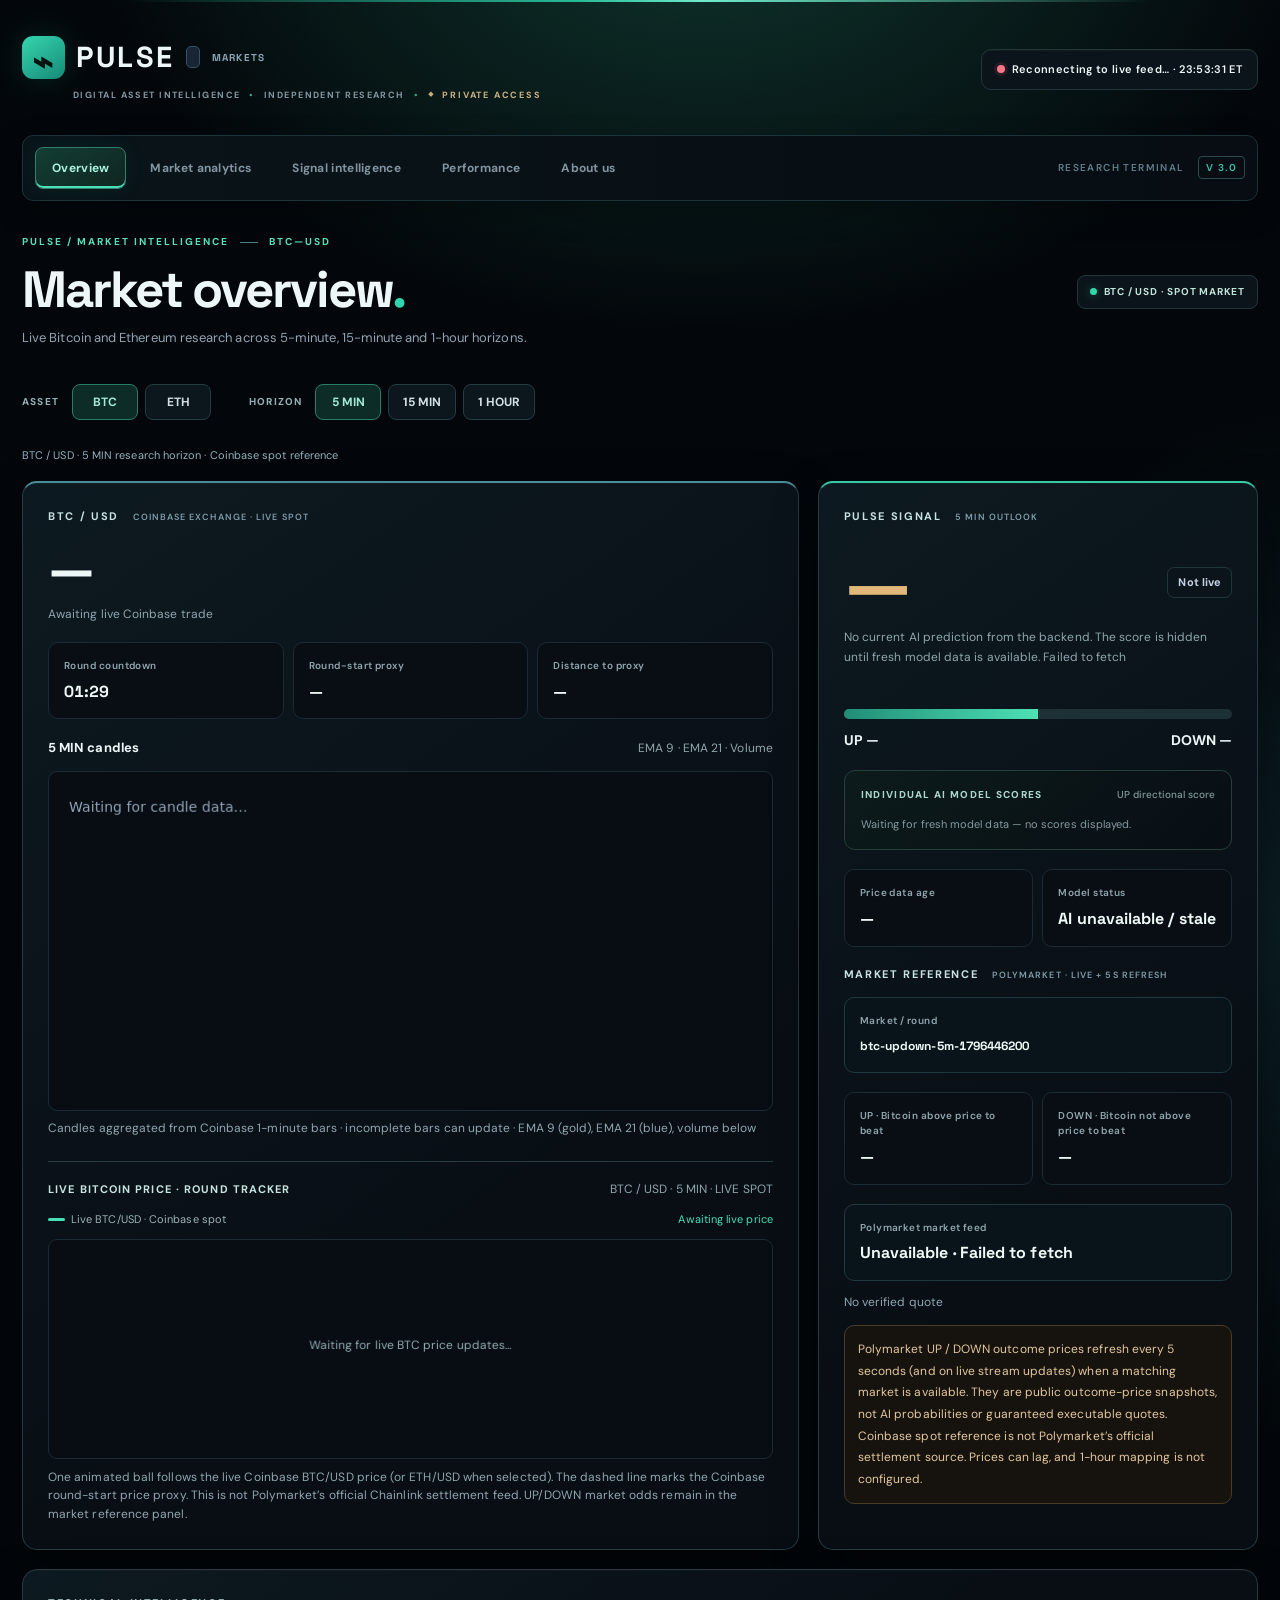
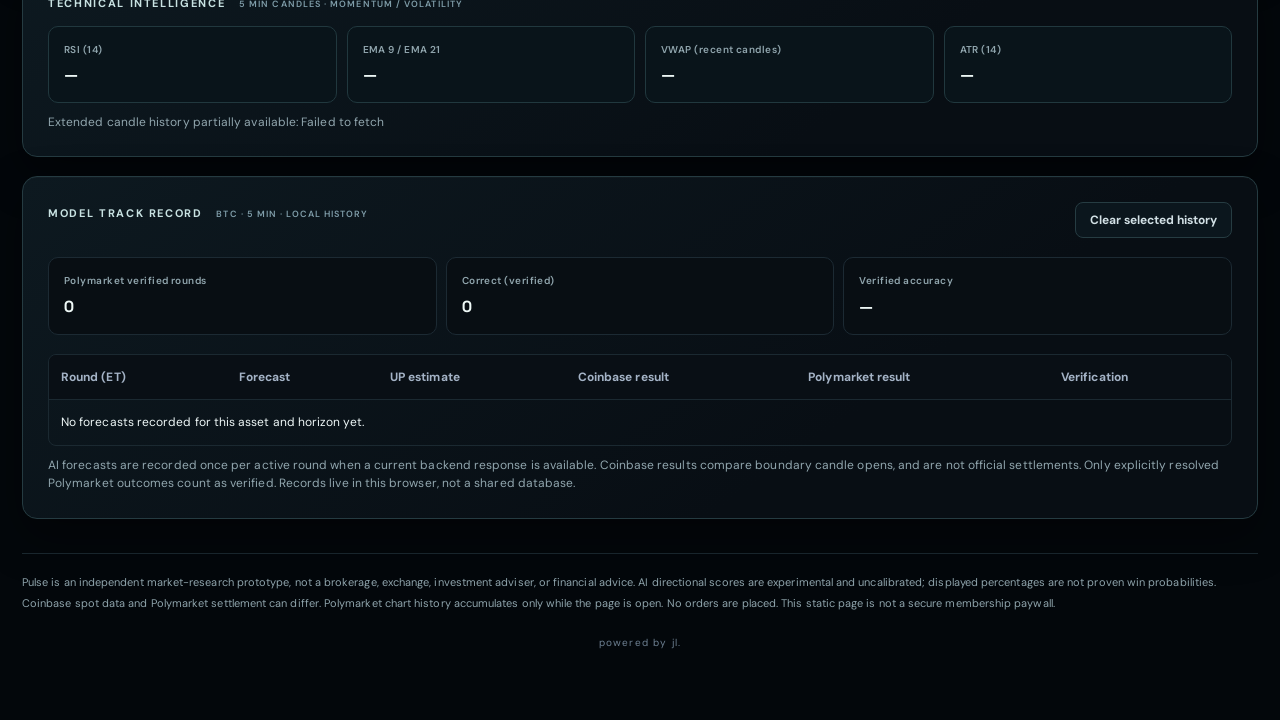
<file: pulse_ai_polymarket_5sec_odds.html>
<!DOCTYPE html>
<!DOCTYPE html>

<html lang="en"><head><meta charset="utf-8"/><meta content="width=device-width,initial-scale=1" name="viewport"/><meta content="#090e17" name="theme-color"/><title>PULSE | Digital Asset Intelligence</title><style>
@import url('https://fonts.googleapis.com/css2?family=DM+Sans:wght@400;500;600;700;800&family=Space+Grotesk:wght@500;600;700&display=swap');
:root{color-scheme:dark;--bg:#080c13;--card:#101722;--line:#26303f;--muted:#8e9caf;--text:#eff4fb;--green:#21c995;--red:#fa6579;--gold:#e8b568}*{box-sizing:border-box}html{scroll-behavior:smooth}body{margin:0;background:radial-gradient(ellipse 75% 35% at 50% -15%,#162c41 0%,transparent 80%),var(--bg);color:var(--text);font:14px/1.55 'DM Sans',system-ui,-apple-system,Segoe UI,Arial}body:before{content:'';display:block;height:3px;background:linear-gradient(90deg,#0b1722,#22c996 45%,#3979b2 75%,#0b1722)}main{max-width:1320px;margin:auto;padding:22px 22px 64px}.top{display:flex;align-items:center;justify-content:space-between;flex-wrap:wrap;gap:16px;margin-bottom:25px;padding-bottom:22px;border-bottom:1px solid #243042}.brand{font-family:'Space Grotesk',system-ui;font-size:25px;font-weight:700;letter-spacing:-1.15px;display:flex;align-items:center;gap:10px}.brand b{display:inline-grid;place-items:center;width:38px;height:38px;border-radius:11px;background:linear-gradient(135deg,#20d49c,#136a70);color:#071611;font-size:25px;box-shadow:0 5px 24px #00b88c20}.brand span{border:1px solid #345065;background:#172534;color:#a4c8df;border-radius:5px;padding:2px 6px;font-size:10px!important;letter-spacing:1.2px!important}.small,.hint{font-size:12px;color:var(--muted)}.status{border:1px solid #314052;background:#131e2c;border-radius:9px;padding:9px 13px;font-size:12px;font-weight:600;white-space:nowrap}.dot{display:inline-block;width:8px;height:8px;border-radius:50%;background:var(--gold);margin-right:7px;box-shadow:0 0 0 3px #e8b5681b}.dot.good{background:var(--green);box-shadow:0 0 0 3px #21c9951c}.dot.bad{background:var(--red);box-shadow:0 0 0 3px #fa65791c}.eyebrow{color:#8b9bb0;font-size:11px;letter-spacing:1.8px;font-weight:800;text-transform:uppercase;margin-bottom:11px}.sectionhead{display:flex;justify-content:space-between;align-items:center;gap:12px;margin-bottom:17px}.sectionhead h1{font:700 clamp(22px,3.5vw,30px)/1.15 'Space Grotesk',sans-serif;letter-spacing:-.9px;margin:0}.sectionhead p{margin:6px 0 0;color:var(--muted);font-size:12px}.marketpill{border:1px solid #314052;background:#111c28;padding:8px 12px;border-radius:8px;font-size:11px;font-weight:700;color:#b9cbda}.grid{display:grid;grid-template-columns:minmax(0,1.5fr) minmax(320px,.85fr);gap:16px}.card{background:linear-gradient(155deg,#131d2a 0%,#101722 55%,#0e1520 100%);border:1px solid var(--line);border-radius:13px;padding:22px;min-width:0;box-shadow:0 14px 42px #00000020}.card h2{margin:0 0 14px;color:#98a8bd;font-size:11px;letter-spacing:1.65px;font-weight:800;text-transform:uppercase}.big{font:700 clamp(34px,5vw,53px)/1.15 'Space Grotesk',system-ui;letter-spacing:-1.9px;font-variant-numeric:tabular-nums;margin-bottom:5px}.subgrid{display:grid;grid-template-columns:repeat(3,minmax(0,1fr));gap:9px;margin:19px 0}.stat{background:#0b121c;border:1px solid #243143;border-radius:9px;padding:13px;min-width:0}.stat label{display:block;font-size:11px;color:var(--muted);margin-bottom:7px;font-weight:600}.stat strong{font:700 16px/1.35 'Space Grotesk',system-ui;font-variant-numeric:tabular-nums;overflow-wrap:anywhere}.chartbar,.line{display:flex;gap:7px;flex-wrap:wrap;align-items:center}.chartbar{justify-content:space-between;margin:18px 0 12px}.chartbar strong{font-size:13px}.btn{border:1px solid #35445a;border-radius:7px;background:#142033;color:#c9d8e9;padding:7px 12px;font-weight:700;font:700 12px 'DM Sans',sans-serif;cursor:pointer;transition:background .15s,border-color .15s}.btn:hover{background:#1c324a;border-color:#5b7794}.btn.selected{background:#1c423e;border-color:#2c947c;color:#75e5c3}canvas{display:block;width:100%;height:340px;background:linear-gradient(180deg,#0a111b,#0b131f);border:1px solid #233143;border-radius:9px;touch-action:pan-y}.signal{font:700 clamp(42px,6vw,72px)/1.15 'Space Grotesk',system-ui;letter-spacing:-2px}.up{color:var(--green)}.down{color:var(--red)}.warning{color:var(--gold)}.meter{height:9px;background:#283444;border-radius:99px;overflow:hidden;margin:17px 0 11px}.meter>div{height:100%;background:linear-gradient(90deg,#179d7d,#2fe1a9);width:50%;transition:width .25s}.flex{display:flex;justify-content:space-between;gap:10px;align-items:center}.tag{padding:6px 10px;border:1px solid #385069;background:#192635;border-radius:7px;font-size:11px;color:#c3d2e3;font-weight:700}.notice{margin-top:14px;border:1px solid #594831;background:#211e1b;padding:13px;border-radius:8px;color:#e3c79e;font-size:12px;line-height:1.65}.full{grid-column:1/-1}.tablewrap{overflow-x:auto;border:1px solid #253245;border-radius:8px}table{width:100%;border-collapse:collapse;font-size:12px;min-width:650px}th,td{padding:13px 12px;border-bottom:1px solid #253346;text-align:left}th{color:#a4b3c6;font-weight:700;background:#0b1420}tr:last-child td{border-bottom:0}.indicators{display:grid;grid-template-columns:repeat(4,minmax(0,1fr));gap:10px}.foot{margin-top:23px;padding-top:18px;border-top:1px solid #253143;color:var(--muted);font-size:11px;line-height:1.75}a{color:#83c5ef}#reason{min-height:65px;line-height:1.7}#direction{min-width:0}#confidence{text-align:right}.spacer{height:8px}.card:has(#direction){border-top:2px solid #2b987f}.card:has(#price){border-top:2px solid #477ea3}@media(max-width:850px){main{padding:16px 12px 50px}.grid{grid-template-columns:1fr}.full{grid-column:auto}.indicators{grid-template-columns:repeat(2,minmax(0,1fr))}canvas{height:290px}.card{padding:16px}.sectionhead{align-items:flex-start}.marketpill{display:none}}@media(max-width:420px){.brand{font-size:21px}.top{gap:10px}.status{font-size:11px}.subgrid{gap:6px}.stat{padding:9px}.stat strong{font-size:13px}.stat label{font-size:10px}.big{font-size:35px}.signal{font-size:48px}.sectionhead h1{font-size:23px}}

/* PULSE institutional visual system */
:root{--pulse:#35d7b1}
body{background:radial-gradient(ellipse at 80% -15%,#10252a 0%,transparent 48%),#080d14}
main{max-width:1450px}
.top{padding:9px 0 24px;margin-bottom:0;border-bottom:0}
.brand{font-family:'Space Grotesk',system-ui;letter-spacing:.065em;font-size:25px;font-weight:700;gap:11px}
.brand b.pulsemark{font-family:Georgia,serif;font-weight:700;font-size:35px;border-radius:9px;background:#28cda9;color:#041510;width:39px;height:39px;box-shadow:0 0 0 1px #53e3c145}
.brand-divider{height:22px;width:1px;background:#344756;margin:0 1px}
.brand .brand-unit{font-size:10px!important;letter-spacing:.2em;border:0;background:none;padding:0;color:#8ca5b4!important;font-weight:700}
.brand-sub{margin:7px 0 0 51px;font-size:9px;letter-spacing:.19em;font-weight:700;color:#718a9a}
.brand-dot{color:#31d5af;margin:0 7px}
.topnav{display:flex;align-items:center;gap:30px;border-top:1px solid #20303b;border-bottom:1px solid #20303b;padding:17px 0;margin-bottom:30px;color:#8093a2;font-size:12px;font-weight:600;letter-spacing:.015em}
.topnav>span{white-space:nowrap}.topnav .nav-active{color:#e6f6f4;position:relative}
.topnav .nav-active:after{content:'';height:2px;background:#2cd6ac;position:absolute;bottom:-18px;left:0;right:0}
.topnav .nav-right{margin-left:auto;font-size:10px;letter-spacing:.14em;color:#607d8c}
.version{border:1px solid #2b4a4c;color:#35c6a8;border-radius:4px;padding:4px 7px;margin-left:10px}
.sectionhead{margin-bottom:28px}
.sectionhead h1{font-size:clamp(30px,3.4vw,45px);letter-spacing:-1.7px;margin-top:10px;margin-bottom:7px}
.sectionhead p{font-size:13px;color:#92a4b2}
.headline-period{color:#30d6ad}
.eyebrow{font-size:10px;letter-spacing:.18em;color:#48cbaa;font-weight:700}
.eyebrow-line{display:inline-block;width:18px;height:1px;background:#537e83;vertical-align:middle;margin:0 7px}
.marketpill{background:#0f211f;border:1px solid #254e46;color:#c0e6d9;font-size:10px;font-weight:700;letter-spacing:.08em}
.market-bullet{display:inline-block;background:#32d7a9;width:7px;height:7px;border-radius:50%;margin-right:7px;box-shadow:0 0 10px #32d7a965}
.card{background:linear-gradient(150deg,#111c26,#0e1721);border:1px solid #253443;box-shadow:0 8px 35px #00000018}
.card h2{letter-spacing:.07em;font-size:12px;font-weight:700;color:#e7f2f6}
.source-label{font-size:9px;letter-spacing:.12em;color:#7f9da9;font-weight:600;margin-left:9px}
.stat{background:#0c1720;border-color:#243341}
.big{font-family:'Space Grotesk',system-ui;letter-spacing:-1.4px}
.foot{border-top:1px solid #263745;margin-top:34px;padding-top:18px;line-height:1.7}
@media(max-width:850px){.topnav{gap:18px;overflow-x:auto;scrollbar-width:none}.topnav .nav-right{display:none}}
@media(max-width:540px){.topnav{gap:20px;padding:14px 0;margin-bottom:22px;font-size:11px}.topnav .nav-active:after{bottom:-15px}.brand{font-size:22px}.brand-sub{font-size:8px;margin-left:49px}.source-label{display:block;margin:5px 0 0}.sectionhead h1{letter-spacing:-.8px}}

/* PULSE private-terminal visual refresh: darker, restrained, premium */
:root{--bg:#030508;--card:#090d13;--line:#1b2630;--muted:#82909c;--text:#eaf0f4;--green:#29cda8;--red:#ed6b7a;--gold:#cba46a}
html{background:#030508}
body{background:radial-gradient(ellipse 60% 28% at 50% -13%,#102020 0%,transparent 77%),#030508!important;color:var(--text)}
body:before{height:1px;background:linear-gradient(90deg,transparent,#26584f 50%,transparent)}
.top{border-bottom-color:#18242c}
.topnav{background:#05090e;border-top-color:#18242c;border-bottom-color:#18242c;color:#75858f}
.card{background:linear-gradient(150deg,#0d141b,#090e14 58%,#080c11)!important;border-color:#1b2931!important;box-shadow:0 14px 48px #0007!important}
.stat,.subgrid .stat{background:#080e13!important;border-color:#1c2a33!important}
.marketpill,.status,.tag{background:#0b141a!important;border-color:#22363a!important}
.btn{background:#0b161d!important;border-color:#263c42!important;color:#d2e0e5}
.btn.selected{background:#0d2b27!important;border-color:#287d69!important;color:#a2e9d4}
canvas{background:#070d12!important;border-color:#1b2b34!important}
.notice{background:#16130e!important;border-color:#493c27!important}
.tablewrap,th,td{border-color:#1b2931!important}th{background:#090f15!important}
.foot{border-top-color:#1b2931}
.brand b.pulsemark{background:linear-gradient(145deg,#36d5ae,#168a78)!important;box-shadow:0 0 0 1px #347d683d!important}
.brand-sub{display:flex;flex-wrap:wrap;align-items:center;gap:4px;line-height:1.8;color:#8297a1!important}
.brand-dot{margin:0 5px!important;color:#2ca88e!important}
.private-access{color:#c8af81;font-weight:800;letter-spacing:.2em;white-space:nowrap}
.private-access:before{content:'◆';font-size:7px;color:#c8af81;margin-right:7px;vertical-align:2px}
@media(max-width:520px){.brand-sub{margin-left:0!important;font-size:8px!important;letter-spacing:.13em!important}.brand-dot{margin:0 2px!important}.private-access{letter-spacing:.12em}}

.switches{display:flex;flex-wrap:wrap;gap:8px;align-items:center;margin:0 0 18px}.switches .btn{min-width:66px}.switch-label{font-size:10px;color:#82909c;letter-spacing:.12em;font-weight:800;margin-right:6px}.switch-group{display:flex;align-items:center;gap:7px;flex-wrap:wrap;margin-right:22px}.pill-note{font-size:11px;color:#95b1bd;margin-bottom:17px}.metric-list{display:grid;grid-template-columns:repeat(2,minmax(0,1fr));gap:10px}.grid .card{min-width:0}.market-pill-alt{color:#9ce8d1}.tag{white-space:normal;text-align:right}.foot a{color:#83c5ef}@media(max-width:540px){.switch-group{margin-right:0}.switches{gap:14px}.metric-list{grid-template-columns:1fr}.brand-unit{display:none!important}}

/* PULSE V3: private terminal sections */
.topnav{gap:8px;align-items:center}.nav-tab{appearance:none;background:transparent;border:1px solid transparent;border-radius:7px;padding:10px 15px;color:#8194a0;font:600 12px 'DM Sans',sans-serif;white-space:nowrap;cursor:pointer;transition:all .2s}.nav-tab:hover{color:#e7f7f3;background:#0d191d;border-color:#223b3e}.nav-tab.nav-active{background:#0d2724;border-color:#2d7667;color:#a9f2dc;box-shadow:inset 0 -2px #31d6ad}.topnav .nav-active:after{display:none}.terminal-panel[hidden],#overview-head[hidden]{display:none!important}.terminal-page{animation:panelIn .3s ease both}@keyframes panelIn{from{opacity:.4;transform:translateY(7px)}to{opacity:1;transform:translateY(0)}}.page-eyebrow,.vip-kicker{font-size:10px;letter-spacing:.21em;font-weight:800;color:#42cbaa}.page-title{font:700 clamp(32px,5vw,56px)/1.12 'Space Grotesk',sans-serif;letter-spacing:-2px;margin:14px 0}.page-title span{color:#34d3ad}.page-title em{font-style:normal;color:#3ed3ad}.page-lead{max-width:760px;color:#9eacb7;font-size:15px;line-height:1.85;margin:0 0 24px}.premium-rule{height:1px;background:linear-gradient(90deg,#31caa1,#274b50 55%,transparent);margin:25px 0}.terminal-grid{display:grid;grid-template-columns:repeat(3,minmax(0,1fr));gap:15px;margin:20px 0}.terminal-grid.twin{grid-template-columns:repeat(2,minmax(0,1fr))}.vip-card{background:linear-gradient(145deg,#111c23,#080d13 75%);border:1px solid #22363d;border-radius:13px;padding:25px;min-width:0;box-shadow:0 12px 35px #0005;position:relative;overflow:hidden}.vip-card:before{content:'';position:absolute;top:0;left:0;right:0;height:1px;background:linear-gradient(90deg,#39caa6,transparent 75%);opacity:.6}.vip-card h2{font:700 20px/1.3 'Space Grotesk',sans-serif;letter-spacing:-.4px;margin:13px 0 16px;color:#e7f3f3}.vip-card p{color:#9eacb7;line-height:1.85;font-size:13px}.vip-card .asset-head{display:flex;justify-content:space-between;gap:10px;align-items:center}.vip-card .asset-symbol{font:700 23px 'Space Grotesk',sans-serif;letter-spacing:-.6px}.vip-card .tiny-pill{font-size:9px;letter-spacing:.1em;color:#8ecdbd;border:1px solid #2a4b46;padding:5px 8px;border-radius:5px}.vip-card .signal-value{font:700 31px 'Space Grotesk',sans-serif;margin:17px 0 8px}.vip-card .metric-line{display:flex;justify-content:space-between;gap:12px;border-top:1px solid #203038;padding:10px 0;font-size:12px;color:#98aab4}.vip-card .metric-line strong{color:#e3eeee;font-weight:700;text-align:right}.vip-card .signal-value.up{color:#29cda8}.vip-card .signal-value.down{color:#ed6b7a}.vip-card .signal-value.neutral{color:#b7c3cc}.vip-card .card-action{margin-top:12px}.method-list>div{display:flex;justify-content:space-between;gap:12px;padding:14px 0;border-bottom:1px solid #213139}.method-list b{color:#e0eee9}.method-list span{color:#92a4af;text-align:right;font-size:12px}.note-card{margin:18px 0 28px}.about-hero{display:grid;grid-template-columns:1.25fr .75fr;gap:28px;align-items:center;padding:30px;border:1px solid #25463f;border-radius:15px;background:radial-gradient(ellipse at 80% 45%,#123a32 0%,#0c171b 45%,#080e13 100%);overflow:hidden}.about-hero h2{font:700 clamp(26px,3vw,39px)/1.18 'Space Grotesk',sans-serif;letter-spacing:-1px;margin:18px 0}.about-hero p{font-size:14px;color:#a8b9bd;line-height:1.9;max-width:670px}.about-chips{display:flex;flex-wrap:wrap;gap:8px;margin-top:20px}.about-chips span{border:1px solid #2d5a50;background:#0e2a26;border-radius:5px;padding:7px 10px;color:#a1e9d1;font-size:9px;font-weight:800;letter-spacing:.1em}.about-orbit{height:280px;display:grid;place-items:center;position:relative}.orbit{border:1px solid #2b927b;border-radius:50%;position:absolute;box-shadow:0 0 40px #1dd3a317}.orbit.outer{width:260px;height:260px;border-style:dashed;animation:orbitSpin 60s linear infinite}.orbit.inner{width:194px;height:194px;border-color:#39cba6;box-shadow:0 0 45px #1dd3a324,inset 0 0 40px #1dd3a313}.orbit-core{display:grid;place-items:center;background:linear-gradient(145deg,#3ae1b8,#0e846e);border-radius:24px;color:#021c18;width:100px;height:100px;font-size:83px;font-weight:900;box-shadow:0 0 65px #1dd3a34a}.orbit-caption{position:absolute;bottom:0;font-size:9px;letter-spacing:.25em;color:#81c3b3}@keyframes orbitSpin{to{transform:rotate(360deg)}}.feature-number{font:700 10px 'Space Grotesk',sans-serif;letter-spacing:.18em;color:#45caa6}.about-disclosure{margin:20px 0 32px}.vip-card button{cursor:pointer}.perf-good{color:#36d6a8}.perf-muted{color:#92a4af}.perf-warn{color:#e8b568}@media(max-width:1050px){.terminal-grid{grid-template-columns:repeat(2,minmax(0,1fr))}.about-hero{grid-template-columns:1fr .6fr}}@media(max-width:700px){.topnav{overflow-x:auto;flex-wrap:nowrap;padding:10px 0}.nav-tab{padding:9px 12px;font-size:11px}.terminal-grid,.terminal-grid.twin{grid-template-columns:1fr}.about-hero{grid-template-columns:1fr;padding:20px}.about-orbit{height:230px}.orbit.outer{width:210px;height:210px}.orbit.inner{width:160px;height:160px}.page-title{letter-spacing:-1px}.vip-card{padding:19px}}

/* PULSE V4 — AI intelligence terminal refinement */
:root{--bg:#03070b;--card:#0b1219;--line:#21343b;--muted:#91a6ae;--text:#eef7f7;--green:#45e0b5;--red:#fa778b;--gold:#e0b879}
html{scrollbar-color:#25463f #060c10}
body{background:radial-gradient(ellipse 60% 24% at 55% -5%,#10372f 0%,transparent 80%),radial-gradient(ellipse 30% 26% at 100% 40%,#0a1d23 0%,transparent 85%),#03070b!important;letter-spacing:.005em}
body:before{height:2px;background:linear-gradient(90deg,transparent 10%,#28b996 45%,#6feac9 55%,transparent 90%)}
main{max-width:1460px;padding-top:25px}
.top{padding:8px 0 26px}.brand{font-size:29px;letter-spacing:.075em}.brand b.pulsemark{width:43px;height:43px;border-radius:11px;box-shadow:0 0 32px #26d6aa28!important}
.brand-sub{font-size:9px!important;letter-spacing:.16em!important}.status{padding:11px 15px;border-radius:10px;font-size:11px;letter-spacing:.03em;box-shadow:inset 0 1px #ffffff09}
.topnav{position:relative;margin-top:6px;padding:11px 12px;gap:7px;border:1px solid #1c3337;border-radius:11px;background:linear-gradient(90deg,#091419,#070d12)!important;box-shadow:0 10px 30px #0004}
.nav-tab{padding:12px 16px;border-radius:8px;font-weight:700;letter-spacing:.025em}.nav-tab.nav-active{background:linear-gradient(145deg,#123e35,#10251f);border-color:#367c6d;box-shadow:inset 0 -2px #49e1b8,0 0 22px #19cba313}
.nav-tab:focus-visible,.btn:focus-visible{outline:2px solid #63e4c2;outline-offset:3px}
.sectionhead{margin-top:33px}.sectionhead h1{font-size:clamp(35px,4vw,51px);letter-spacing:-2.1px}.sectionhead p{font-size:13px;line-height:1.8}
.eyebrow,.page-eyebrow,.vip-kicker{color:#58e1bb;letter-spacing:.2em}.page-title{font-size:clamp(38px,5.5vw,67px);letter-spacing:-2.7px;margin:15px 0 16px}.page-lead{font-size:15px;line-height:1.9;color:#b2c4c9}
.switches{margin-bottom:21px}.switch-group{padding:6px 8px 6px 0}.switch-label{color:#93b0b3}.btn{padding:9px 14px;border-radius:8px;transition:transform .18s,border-color .18s,background .18s}.btn:hover{transform:translateY(-1px)}
.grid{gap:19px}.card,.vip-card{border-radius:15px!important;background:linear-gradient(145deg,#0d1920,#080e14 68%)!important;border:1px solid #253b41!important;box-shadow:0 18px 45px #0006,inset 0 1px #ffffff06!important}
.card{padding:25px}.card h2{font-size:11px;letter-spacing:.15em;color:#c8e2e2}.card:has(#direction){border-top:2px solid #35caa6!important}.card:has(#price){border-top:2px solid #488d99!important}
.stat{border-radius:10px;padding:15px!important;background:#09141a!important;border:1px solid #21383e!important}.stat label{font-size:10px;letter-spacing:.045em}.stat strong{color:#eff9f7}
.signal{font-size:clamp(50px,6vw,78px)}.meter{height:10px;background:#1d3035}.meter>div{background:linear-gradient(90deg,#218d77,#4de1b5)}.notice{border-radius:10px;line-height:1.8}
.vip-card{padding:27px}.vip-card:before{height:2px;background:linear-gradient(90deg,#43e4b7,transparent 75%)}.vip-card h2{font-size:21px}.vip-card p{color:#a9bfc4}.vip-card .signal-value{font-size:37px;letter-spacing:-1.1px}
.vip-card .metric-line{padding:12px 0;border-bottom:1px solid #1d3439;border-top:0}.vip-card .metric-line:last-of-type{border-bottom:0}.vip-card .tiny-pill{border-radius:6px}
.premium-rule{background:linear-gradient(90deg,#3de2b5,#1d4545 50%,transparent)}
.ai-hero{position:relative;overflow:hidden;display:grid;grid-template-columns:minmax(0,1.25fr) minmax(280px,.75fr);gap:32px;align-items:center;padding:38px;border:1px solid #2d6559;border-radius:18px;background:radial-gradient(ellipse at 85% 45%,#155548 0%,#0d2525 38%,#071016 78%);box-shadow:0 22px 70px #0007}
.ai-hero:after{content:'';position:absolute;inset:0;pointer-events:none;background:linear-gradient(110deg,transparent 60%,#7fffe006 80%,transparent)}
.ai-hero h2{font:700 clamp(32px,3.6vw,49px)/1.14 'Space Grotesk',sans-serif;letter-spacing:-1.7px;margin:18px 0}.ai-hero h2 span{color:#56e5bd}.ai-hero p{max-width:660px;color:#bbced0;font-size:14px;line-height:1.95}
.ai-chiprow{display:flex;flex-wrap:wrap;gap:9px;margin-top:23px}.ai-chip{padding:8px 11px;border:1px solid #32675b;border-radius:6px;background:#12342d;color:#a9f4dc;font-size:10px;font-weight:800;letter-spacing:.09em}
.ai-core{display:grid;grid-template-columns:repeat(2,1fr);gap:11px;position:relative;z-index:1}.ai-core .ai-number{padding:20px 14px;border:1px solid #3a6a60;border-radius:12px;background:#071a1bbf;text-align:center}.ai-core strong{display:block;font:700 39px 'Space Grotesk',sans-serif;color:#5aebc2;line-height:1.2}.ai-core span{display:block;font-size:10px;letter-spacing:.11em;color:#b4d2cc;margin-top:6px;font-weight:700}
.ai-section-label{margin:34px 0 12px;font:700 11px 'DM Sans',sans-serif;letter-spacing:.2em;color:#5ae2bc}.ai-explainer{display:grid;grid-template-columns:repeat(3,minmax(0,1fr));gap:15px}.ai-explainer .vip-card h2{margin:12px 0}.ai-explainer .feature-number{font-size:11px;color:#65e7c2}
.ai-models{display:grid;grid-template-columns:repeat(2,minmax(0,1fr));gap:12px;margin:16px 0 25px}.ai-models .ai-model{padding:18px;border:1px solid #25433f;border-radius:11px;background:#0b181b}.ai-model strong{display:block;color:#eaf7f3;font:700 17px 'Space Grotesk',sans-serif}.ai-model small{display:block;margin-top:6px;color:#a2bbb9;font-size:12px;line-height:1.7}.ai-model .model-tag{float:right;font-size:10px;color:#73e7c6;border:1px solid #36695e;padding:4px 7px;border-radius:5px}
.ai-disclosure{border-left:3px solid #d2ae77;background:#161711;border-radius:0 12px 12px 0;padding:23px 25px;margin:25px 0 30px}.ai-disclosure h2{margin:0 0 10px;font:700 19px 'Space Grotesk',sans-serif}.ai-disclosure p{color:#c5c5b7;line-height:1.85;font-size:13px}
.foot{line-height:1.95;color:#8ea3ab}
@media(max-width:900px){.ai-hero{grid-template-columns:1fr}.ai-core{max-width:520px}.ai-explainer{grid-template-columns:1fr 1fr}}
@media(max-width:700px){main{padding:14px 12px 50px}.topnav{border-radius:9px;padding:8px;gap:4px}.nav-tab{padding:10px 12px}.ai-hero{padding:23px;gap:22px}.ai-hero h2{font-size:34px}.ai-explainer,.ai-models{grid-template-columns:1fr}.card{padding:17px}.vip-card{padding:21px}.page-title{letter-spacing:-1.4px}.sectionhead h1{letter-spacing:-1px}}
@media(prefers-reduced-motion:reduce){*,*:before,*:after{animation-duration:.01ms!important;transition-duration:.01ms!important;scroll-behavior:auto!important}}

/* PULSE V5: individual ensemble score bars */
.ensemble-breakdown{margin:18px 0 19px;padding:16px;border:1px solid #244039;border-radius:11px;background:linear-gradient(140deg,#0c1b1b,#080e14)}
.ensemble-heading{display:flex;justify-content:space-between;align-items:center;gap:10px;margin-bottom:13px;font-size:10px;font-weight:800;letter-spacing:.13em;color:#a9d7cb;text-transform:uppercase}
.ensemble-heading small{font-size:10px;letter-spacing:0;color:#7e9b98;font-weight:500;text-transform:none}
.ensemble-row{margin:11px 0}.ensemble-row-top{display:flex;justify-content:space-between;align-items:center;gap:8px;margin-bottom:6px;font-size:11px;color:#b4c9c8}.ensemble-row-top strong{color:#e4f3ee;font-variant-numeric:tabular-nums}
.ensemble-track{height:7px;border-radius:20px;background:#38252d;overflow:hidden}.ensemble-fill{height:100%;border-radius:20px;background:linear-gradient(90deg,#168f7c,#35dab0);transition:width .35s ease}
.ensemble-empty{font-size:11px;color:#84999f;line-height:1.65}.ensemble-legend{display:flex;justify-content:space-between;gap:8px;font-size:10px;color:#829ca0;margin-top:11px}
.ensemble-card{margin-top:14px;border-top:1px solid #22343b;padding-top:13px}.ensemble-card .ensemble-breakdown{margin:0;padding:13px;background:#081316}.ensemble-card .ensemble-heading{flex-wrap:wrap}

/* Live spot price round chart */
.poly-chart-section{margin-top:24px;padding-top:18px;border-top:1px solid #253c40}.poly-chart-section .chartbar{margin:0 0 12px}.poly-chart-section .chartbar strong{font-size:11px;letter-spacing:.1em;color:#c6e5de}.poly-chart-legend{display:flex;flex-wrap:wrap;gap:15px;align-items:center;color:#9cb4b7;font-size:11px;margin-bottom:11px}.poly-chart-legend i{display:inline-block;width:17px;height:3px;vertical-align:middle;margin-right:6px;border-radius:3px}.poly-legend-up{background:#45e0b5}.poly-legend-down{background:#fa778b}#polyChart{height:220px}#polyChartLast{margin-left:auto;color:#8fa4ac}@media(max-width:540px){#polyChart{height:190px}#polyChartLast{margin-left:0}}
/* Highlight the final 59 seconds of the active round. */
#timer.timer-urgent{color:#ff526b!important;text-shadow:0 0 14px rgba(255,82,107,.22);font-variant-numeric:tabular-nums}
</style></head><body><main>
<header class="top"><div><div class="brand"><b class="pulsemark">⌁</b> PULSE <span class="brand-divider"></span><span class="brand-unit">MARKETS</span></div><div class="small brand-sub">DIGITAL ASSET INTELLIGENCE <span class="brand-dot">•</span> INDEPENDENT RESEARCH <span class="brand-dot">•</span> <span class="private-access">PRIVATE ACCESS</span></div></div><div class="status"><span class="dot" id="dot"></span><span id="connection">Connecting…</span> · <span id="clock">--:--:--</span> ET</div></header>
<nav aria-label="Terminal sections" class="topnav"><button aria-selected="true" class="nav-tab nav-active" data-panel="overview" type="button">Overview</button><button aria-selected="false" class="nav-tab" data-panel="analytics" type="button">Market analytics</button><button aria-selected="false" class="nav-tab" data-panel="signals" type="button">Signal intelligence</button><button aria-selected="false" class="nav-tab" data-panel="performance" type="button">Performance</button><button aria-selected="false" class="nav-tab" data-panel="about" type="button">About us</button><span class="nav-right">RESEARCH TERMINAL <span class="version">V 3.0</span></span></nav>
<div class="sectionhead" id="overview-head"><div><div class="eyebrow">PULSE / MARKET INTELLIGENCE <span class="eyebrow-line"></span> <span id="eyebrowPair">BTC—USD</span></div><h1>Market overview<span class="headline-period">.</span></h1><p>Live Bitcoin and Ethereum research across 5-minute, 15-minute and 1-hour horizons.</p></div><div class="marketpill"><span class="market-bullet"></span><span id="marketPill">BTC / USD · SPOT MARKET</span></div></div>
<div aria-label="Market and forecast timeframe" class="switches"><div class="switch-group"><span class="switch-label">ASSET</span><button aria-pressed="true" class="btn selected" data-asset="BTC">BTC</button><button aria-pressed="false" class="btn" data-asset="ETH">ETH</button></div><div class="switch-group"><span class="switch-label">HORIZON</span><button aria-pressed="true" class="btn selected" data-horizon="300">5 MIN</button><button aria-pressed="false" class="btn" data-horizon="900">15 MIN</button><button aria-pressed="false" class="btn" data-horizon="3600">1 HOUR</button></div></div>
<div class="pill-note" id="scope">BTC / USD · 5-minute research horizon · Coinbase spot reference</div>
<section class="grid terminal-panel" id="overview-panel">
<article class="card"><h2><span id="priceTitle">BTC / USD</span> <span class="source-label">COINBASE EXCHANGE · LIVE SPOT</span></h2><div class="big" id="price">Loading…</div><div class="small" id="lastTick">Awaiting live market data</div><div class="subgrid"><div class="stat"><label>Round countdown</label><strong id="timer">--:--</strong></div><div class="stat"><label>Round-start proxy</label><strong id="start">—</strong></div><div class="stat"><label>Distance to proxy</label><strong id="distance">—</strong></div></div><div class="chartbar"><strong id="chartTitle">5-minute candles</strong><span class="small">EMA 9 · EMA 21 · Volume</span></div><canvas aria-label="Candlestick chart" id="chart"></canvas><div class="small" id="chartCaption" style="margin-top:8px">Candles use Coinbase data; incomplete bars may update.</div>
<div class="poly-chart-section"><div class="chartbar"><strong>LIVE BITCOIN PRICE · ROUND TRACKER</strong><span class="small" id="polyChartRound">Matching market · checking…</span></div><div class="poly-chart-legend"><span><i class="poly-legend-up"></i>Live BTC/USD · Coinbase spot</span><span id="polyChartLast">Awaiting snapshots</span></div><canvas id="polyChart" aria-label="Live Bitcoin spot price with a moving marker"></canvas><div class="small" id="polyChartCaption" style="margin-top:9px">One animated ball follows the live Coinbase BTC/USD price (or ETH/USD when selected). The dashed line marks the Coinbase round-start price proxy. This is not Polymarket’s official Chainlink settlement feed. UP/DOWN market odds remain in the market reference panel.</div></div></article>
<article class="card"><h2>PULSE SIGNAL <span class="source-label" id="signalTitle">5-MINUTE OUTLOOK</span></h2><div class="flex"><div class="signal warning" id="direction">—</div><span class="tag" id="confidence">Waiting for data</span></div><div class="small" id="reason">Connecting to Coinbase and loading historical candles.</div><div class="meter"><div id="meter" style="width:50%"></div></div><div class="flex"><strong id="pup">UP —</strong><strong id="pdown">DOWN —</strong></div><div class="ensemble-breakdown" id="overview-ensemble"><div class="ensemble-heading">Individual AI model scores <small>UP direction</small></div><div class="ensemble-empty">Awaiting fresh AI model data…</div></div><div class="subgrid" style="grid-template-columns:repeat(2,1fr)"><div class="stat"><label>Price data age</label><strong id="age">—</strong></div><div class="stat"><label>Model status</label><strong id="modelStatus">Waiting</strong></div></div><h2>MARKET REFERENCE <span class="source-label">POLYMARKET · LIVE + 5S REFRESH</span></h2><div class="stat"><label>Market / round</label><strong id="roundName" style="font-size:12px;overflow-wrap:anywhere">Checking…</strong></div><div class="subgrid" style="grid-template-columns:repeat(2,1fr)"><div class="stat"><label>UP · Bitcoin above price to beat</label><strong id="marketUp">—</strong></div><div class="stat"><label>DOWN · Bitcoin not above price to beat</label><strong id="marketDown">—</strong></div></div><div class="stat"><label>Polymarket market feed</label><strong id="chainlink">Checking market…</strong></div><div class="flex" style="margin-top:12px;flex-wrap:wrap"><span class="small" id="polyUpdated">Not yet updated</span><a id="polyLink" href="https://polymarket.com" target="_blank" rel="noopener noreferrer" hidden>View on Polymarket ↗</a></div><div class="notice" id="caution">Polymarket UP / DOWN outcome prices refresh every 5 seconds (and on live stream updates) when a matching market is available. They are public outcome-price snapshots, not AI probabilities or guaranteed executable quotes. Coinbase spot reference is not Polymarket’s official settlement source. Prices can lag, and 1-hour mapping is not configured.</div></article>
<article class="card full"><h2>TECHNICAL INTELLIGENCE <span class="source-label" id="indicatorSource">5-MINUTE CANDLES · MOMENTUM / VOLATILITY</span></h2><div class="indicators"><div class="stat"><label>RSI (14)</label><strong id="rsi">—</strong></div><div class="stat"><label>EMA 9 / EMA 21</label><strong id="ema">—</strong></div><div class="stat"><label>VWAP (recent candles)</label><strong id="vwap">—</strong></div><div class="stat"><label>ATR (14)</label><strong id="atr">—</strong></div></div><div class="small" id="diagnostic" style="margin-top:10px">Loading candle history…</div></article>
<article class="card full"><div class="flex"><h2>MODEL TRACK RECORD <span class="source-label" id="historySource">BTC · 5 MIN · LOCAL HISTORY</span></h2><button class="btn" id="clear">Clear selected history</button></div><div class="subgrid"><div class="stat"><label>Polymarket verified rounds</label><strong id="verified">0</strong></div><div class="stat"><label>Correct (verified)</label><strong id="wins">0</strong></div><div class="stat"><label>Verified accuracy</label><strong id="accuracy">—</strong></div></div><div class="tablewrap"><table><thead><tr><th>Round (ET)</th><th>Forecast</th><th>UP estimate</th><th>Coinbase result</th><th>Polymarket result</th><th>Verification</th></tr></thead><tbody id="history"></tbody></table></div><div class="small" style="margin-top:10px">AI forecasts are recorded once per active round when a current backend response is available. Coinbase results compare boundary candle opens, and are not official settlements. Only explicitly resolved Polymarket outcomes count as verified. Records live in this browser, not a shared database.</div></article>
</section><section class="terminal-page terminal-panel" hidden="" id="about-panel"><div class="page-eyebrow">PULSE / AI-POWERED MARKET INTELLIGENCE</div><h1 class="page-title">The intelligence behind <em>the signal.</em></h1><p class="page-lead">PULSE combines live digital-asset market data with experimental trained machine-learning models to make short-duration BTC and ETH research clearer, faster and more transparent.</p><div class="premium-rule"></div><section aria-label="PULSE AI overview" class="ai-hero"><div><div class="vip-kicker">INTRODUCING / PULSE AI</div><h2>Built to read the market <span>one move ahead.</span></h2><p>Our AI-powered intelligence engine analyzes Bitcoin and Ethereum market behavior across three short-term horizons. Rather than relying on a single indicator, PULSE brings together multiple trained models, current Coinbase market information and transparent research context in one focused terminal.</p><p>Each signal reports an UP or DOWN directional score, its underlying model outputs and the freshness of its data. The goal is informed research—not artificial certainty.</p><div class="ai-chiprow"><span class="ai-chip">TRAINED ML ENSEMBLES</span><span class="ai-chip">BTC + ETH</span><span class="ai-chip">LIVE API-POWERED SCORES</span><span class="ai-chip">TRANSPARENT LIMITATIONS</span></div></div><div class="ai-core"><div class="ai-number"><strong>06</strong><span>MODEL CONFIGURATIONS</span></div><div class="ai-number"><strong>03</strong><span>FORECAST HORIZONS</span></div><div class="ai-number"><strong>02</strong><span>DIGITAL ASSETS</span></div><div class="ai-number"><strong>03</strong><span>ENSEMBLE METHODS</span></div></div></section><div class="ai-section-label">THE INTELLIGENCE STACK</div><div class="ai-explainer"><article class="vip-card"><div class="feature-number">01 / INGEST</div><h2>Market data in motion</h2><p>Coinbase BTC and ETH spot candles and live pricing provide the market context. PULSE separately displays momentum, trend and volatility indicators so users can see more than the directional label.</p></article><article class="vip-card"><div class="feature-number">02 / INFER</div><h2>Three-model ensemble</h2><p>Each asset-and-horizon configuration combines outputs from logistic regression, random forest and gradient boosting. These models can identify different statistical patterns in historical price behavior.</p></article><article class="vip-card"><div class="feature-number">03 / INTERPRET</div><h2>Signal with context</h2><p>The terminal presents directional scores, model agreement, data freshness and a separate record of subsequent outcomes. Unavailable or stale AI data is marked rather than presented as a fresh signal.</p></article></div><article class="vip-card" style="margin:22px 0 28px"><div class="feature-number">TRANSPARENCY / MODEL-BY-MODEL</div><h2>See what every AI predicts.</h2><p>Every BTC and ETH UP/DOWN outlook features a combined ensemble score and three individual score bars beneath it: logistic regression, random forest and gradient boosting. Each bar shows that model’s own UP directional score, alongside its complementary DOWN score, so you can compare model agreement and disagreement instead of relying on one headline number.</p><p>These are experimental, uncalibrated directional scores—not verified probabilities, guaranteed outcomes or Polymarket settlement forecasts. If model data is stale or unavailable, PULSE hides the scores rather than implying the prediction is current.</p></article><article class="vip-card" style="margin:0 0 26px"><div class="feature-number">MARKET CONTEXT / POLYMARKET</div><h2>Compare AI intelligence with market prices.</h2><p>For matching 5-minute and 15-minute BTC/ETH rounds, PULSE requests public Polymarket UP and DOWN outcome-price snapshots and links to the source event. These are separate from the AI ensemble’s directional scores and are not verified odds or guaranteed executable prices. If a matching round cannot be confirmed, its prices are left blank. Hourly Polymarket mapping is not yet supported.</p></article><div class="ai-section-label">SIX CONFIGURATIONS / TWO ASSETS</div><div class="ai-models"><div class="ai-model"><span class="model-tag">BTC / USD</span><strong>Bitcoin intelligence</strong><small>Dedicated trained configurations for 5-minute, 15-minute and 60-minute UP/DOWN research.</small></div><div class="ai-model"><span class="model-tag">ETH / USD</span><strong>Ethereum intelligence</strong><small>Dedicated trained configurations for 5-minute, 15-minute and 60-minute UP/DOWN research.</small></div></div><div class="ai-section-label">INSIDE THE ENSEMBLE</div><div class="ai-explainer"><article class="vip-card"><div class="feature-number">MODEL / 01</div><h2>Logistic regression</h2><p>A statistical baseline that estimates directional tendencies from learned relationships in the training features.</p></article><article class="vip-card"><div class="feature-number">MODEL / 02</div><h2>Random forest</h2><p>An ensemble of decision trees that can capture nonlinear relationships and interactions in market features.</p></article><article class="vip-card"><div class="feature-number">MODEL / 03</div><h2>Gradient boosting</h2><p>A sequential tree-based method designed to learn complex patterns by improving on earlier model errors.</p></article></div><div class="ai-section-label">DESIGNED FOR CLARITY</div>
</section><section class="terminal-page terminal-panel" hidden="" id="performance-panel"><div class="page-eyebrow">PULSE / AUDIT TRAIL</div><h1 class="page-title">Performance<span>.</span></h1><p class="page-lead">A transparent look at locally recorded forecasts, separated by asset, horizon and outcome source.</p><div class="premium-rule"></div><div class="terminal-grid" id="performance-cards"></div><article class="vip-card"><div class="vip-kicker">RECENT RESEARCH / LOCAL RECORDS</div><h2>Prediction ledger</h2><div class="tablewrap"><table><thead><tr><th>Recorded (ET)</th><th>Market</th><th>Horizon</th><th>Forecast</th><th>Coinbase proxy</th><th>Verified Polymarket</th></tr></thead><tbody id="performance-ledger"></tbody></table></div><p class="small" style="margin-top:14px">Records are saved in this browser only, not synchronized across devices. Verified counts include only explicit resolved Polymarket results; Coinbase spot outcomes are not interchangeable with settlement.</p></article></section><section class="terminal-page terminal-panel" hidden="" id="signals-panel"><div class="page-eyebrow">PULSE / DIRECTIONAL ENGINE</div><h1 class="page-title">Signal intelligence<span>.</span></h1><p class="page-lead">Six experimental trained AI research views. Scores refresh from the PULSE backend; unavailable or stale model data stays clearly marked.</p><div class="premium-rule"></div><div class="terminal-grid" id="signal-cards"></div><div class="vip-card note-card"><div class="vip-kicker">MODEL TRANSPARENCY</div><h2>Research, not certainty.</h2><p>UP/DOWN scores come from experimental trained models and are uncalibrated. A displayed 65% estimate does not establish a 65% historical win rate. Results may differ from third-party market settlements.</p></div></section><section class="terminal-page terminal-panel" hidden="" id="analytics-panel"><div class="page-eyebrow">PULSE / QUANTITATIVE RESEARCH</div><h1 class="page-title">Market analytics<span>.</span></h1><p class="page-lead">An AI-supported multi-horizon research terminal for BTC and ETH. Compare live market conditions, technical momentum and volatility without leaving your workspace.</p><div class="premium-rule"></div><div class="terminal-grid" id="analytics-cards"></div><div class="terminal-grid twin"><article class="vip-card"><div class="vip-kicker">METHODOLOGY / INDICATORS</div><h2>Market indicators alongside the AI</h2><div class="method-list"><div><b>RSI 14</b><span>Relative momentum of recent candle closes</span></div><div><b>EMA 9 / EMA 21</b><span>Short and intermediate trend comparison</span></div><div><b>VWAP</b><span>Volume-weighted reference across recent candles</span></div><div><b>ATR 14</b><span>Recent volatility and range estimates</span></div></div></article><article class="vip-card"><div class="vip-kicker">RESEARCH / IMPORTANT CONTEXT</div><h2>Understand the signal</h2><p>Directional scores come from experimental AI models trained on Coinbase market data. They are not validated trading forecasts, financial advice or guarantees. Live predictions appear only when sufficient recent data is available.</p><p>Polymarket market outcomes are shown as verified only after the relevant market explicitly resolves. Coinbase price comparisons are separate spot-market proxies.</p></article></div></section><div class="foot">Pulse is an independent market-research prototype, not a brokerage, exchange, investment adviser, or financial advice. AI directional scores are experimental and uncalibrated; displayed percentages are not proven win probabilities. Coinbase spot data and Polymarket settlement can differ. Polymarket chart history accumulates only while the page is open. No orders are placed. This static page is not a secure membership paywall.</div><div style="text-align:center;font-size:10px;color:#6e8193;letter-spacing:.12em;margin:20px 0 6px">powered by jl.</div></main><script>
'use strict';
const $=id=>document.getElementById(id);
const fmt=(n,asset=selectedAsset)=>Number.isFinite(n)?'$'+n.toLocaleString('en-US',{minimumFractionDigits:2,maximumFractionDigits:asset==='ETH'?2:2}):'—';
const pct=n=>Number.isFinite(n)?(n*100).toFixed(1)+'%':'—';
const horizons={300:'5 MIN',900:'15 MIN',3600:'1 HOUR'};
const assets={BTC:{product:'BTC-USD',label:'Bitcoin'},ETH:{product:'ETH-USD',label:'Ethereum'}};
const state={BTC:{price:NaN,lastTick:0,candles:[],trades:[],loading:false,roundLookups:{}},ETH:{price:NaN,lastTick:0,candles:[],trades:[],loading:false,roundLookups:{}}};
let selectedAsset='BTC',horizon=300,ws=null,retry=0,retryTimer=null,fetchingOutcomes=false;
const historyKey='pulse-multi-asset-history-v2';let history=[];
try{history=JSON.parse(localStorage.getItem(historyKey)||'[]');if(!Array.isArray(history))history=[]}catch{history=[]}
// Preserve old BTC five-minute records without reinterpreting their existing verification status.
try{if(!localStorage.getItem('pulse-v2-migrated')){const old=JSON.parse(localStorage.getItem('btc-pulse-pro-history-v1')||'[]');if(Array.isArray(old)){for(const row of old){if(row.round&&!history.some(x=>x.asset==='BTC'&&x.horizon===300&&x.round===String(row.round))){history.push({...row,asset:'BTC',horizon:300,round:String(row.round),slug:row.slug||'btc-updown-5m-'+Number(row.round)*300})}}}localStorage.setItem('pulse-v2-migrated','1');save()}}catch{}
const et=t=>new Intl.DateTimeFormat('en-US',{timeZone:'America/New_York',hour:'2-digit',minute:'2-digit',second:'2-digit',hour12:false}).format(new Date(t));
const etShort=t=>new Intl.DateTimeFormat('en-US',{timeZone:'America/New_York',month:'short',day:'numeric',hour:'2-digit',minute:'2-digit',hour12:false}).format(new Date(t));
const bucket=(t,seconds)=>Math.floor(t/(seconds*1000))*seconds*1000;
const roundId=(t,seconds)=>String(Math.floor(t/(seconds*1000)));
function status(msg,kind=''){$('connection').textContent=msg;$('dot').className='dot '+kind}
function save(){history=history.slice(-400);try{localStorage.setItem(historyKey,JSON.stringify(history))}catch{}renderHistory()}
function rowsFor(asset=selectedAsset,seconds=horizon){const data=state[asset].candles;if(seconds===60)return data.slice(-150);const map=new Map();for(const x of data){const t=bucket(x.t,seconds);let c=map.get(t);if(!c){c={...x,t};map.set(t,c)}else{c.h=Math.max(c.h,x.h);c.l=Math.min(c.l,x.l);c.c=x.c;c.v+=x.v}}return [...map.values()].sort((a,b)=>a.t-b.t).slice(-150)}
function roundStart(asset=selectedAsset,seconds=horizon){const now=Date.now(),t=bucket(now,seconds);const c=rowsFor(asset,seconds).find(x=>x.t===t);return c?.o??NaN}
function ema(vals,n){if(!vals.length)return NaN;let e=vals[0],k=2/(n+1);for(let i=1;i<vals.length;i++)e=vals[i]*k+e*(1-k);return e}
function indicators(asset=selectedAsset,seconds=horizon){const c=rowsFor(asset,seconds).slice(-110);if(c.length<22)return null;const closes=c.map(x=>x.c),diffs=closes.slice(1).map((v,i)=>v-closes[i]);const d=diffs.slice(-14),g=d.reduce((s,v)=>s+Math.max(v,0),0)/14,l=d.reduce((s,v)=>s+Math.max(-v,0),0)/14;const rsi=l===0?(g===0?50:100):100-100/(1+g/l);const e9=ema(closes,9),e21=ema(closes,21);const last=c.slice(-30),vol=last.reduce((s,x)=>s+x.v,0),vwap=vol?last.reduce((s,x)=>s+(x.h+x.l+x.c)/3*x.v,0)/vol:NaN;const trs=c.slice(-14).map((x,i)=>{const prev=c[c.length-15+i]?.c??x.o;return Math.max(x.h-x.l,Math.abs(x.h-prev),Math.abs(x.l-prev))});const atr=trs.reduce((a,b)=>a+b,0)/trs.length;return{rsi,e9,e21,vwap,atr}}
// Predictions come exclusively from the separate experimental Python backend.
const PULSE_AI_URL='https://pulse-ai-backend-ku6i.onrender.com';
const aiPredictions={};
const AI_FETCH_MAX_AGE_MS=90000;
function aiKey(asset,seconds){return asset+':'+(seconds/60)}
function model(asset=selectedAsset,seconds=horizon){
  const item=aiPredictions[aiKey(asset,seconds)];
  if(!item||!item.data||Date.now()-item.received>AI_FETCH_MAX_AGE_MS)return null;
  const d=item.data;
  const candleMs=Date.parse(d.candle_time);
  const reportedAge=Number(d.data_age_seconds);
  const elapsed=(Date.now()-item.received)/1000;
  // Reject old source candles, even when a request itself succeeded.
  if(!Number.isFinite(candleMs)||!Number.isFinite(reportedAge)||reportedAge<0||reportedAge+elapsed>Math.max(300,seconds*1.5))return null;
  const p=Number(d.model_up_score);
  if(!Number.isFinite(p)||p<0||p>1||!['UP','DOWN'].includes(d.direction))return null;
  return{p,side:d.direction,ind:indicators(asset,seconds),data:d,age:reportedAge+elapsed};
}
async function refreshAI(){
  const pairs=[];
  for(const asset of ['BTC','ETH'])for(const seconds of [300,900,3600])pairs.push({asset,seconds});
  await Promise.all(pairs.map(async({asset,seconds})=>{
    const key=aiKey(asset,seconds);
    try{
      const d=await fetchJSON(PULSE_AI_URL+'/predict/'+asset+'/'+(seconds/60),18000);
      if(d.asset!==asset||Number(d.horizon_minutes)!==seconds/60)throw Error('Mismatched prediction');
      aiPredictions[key]={data:d,received:Date.now(),error:null};
    }catch(e){
      // Fail closed: do not show cached scores as live after an API error.
      aiPredictions[key]={data:null,received:Date.now(),error:e.message};
    }
  }));
  updateView();refreshPanel();
}

function marketSlug(asset,seconds,key){if(seconds!==300&&seconds!==900)return null;return (asset==='BTC'?'btc':'eth')+'-updown-'+(seconds/60)+'m-'+Number(key)*seconds}
function renderHistory(){const selected=history.filter(x=>x.asset===selectedAsset&&x.horizon===horizon).sort((a,b)=>b.ts-a.ts),verified=selected.filter(x=>x.result==='UP'||x.result==='DOWN'),wins=verified.filter(x=>x.result===x.side);$('verified').textContent=verified.length;$('wins').textContent=wins.length;$('accuracy').textContent=verified.length?pct(wins.length/verified.length):'—';$('history').replaceChildren();if(!selected.length){const tr=document.createElement('tr'),td=document.createElement('td');td.colSpan=6;td.textContent='No forecasts recorded for this asset and horizon yet.';tr.append(td);$('history').append(tr);return}for(const x of selected.slice(0,30)){const tr=document.createElement('tr');const cells=[etShort(x.ts),x.side,pct(x.pup),(x.coinbaseResult||'Pending')+(x.coinbaseResult?' (spot proxy)':''),x.result||'Pending',x.result?'Polymarket verified':x.slug?'Awaiting resolution':'No verified market linked'];for(const v of cells){const td=document.createElement('td');td.textContent=v;tr.append(td)}$('history').append(tr)}}
function recordForecast(asset,seconds,output){if(!output)return;const candleTime=Date.parse(output.data?.candle_time);if(!Number.isFinite(candleTime)||candleTime<bucket(Date.now(),seconds))return;const key=roundId(Date.now(),seconds);if(history.some(x=>x.asset===asset&&x.horizon===seconds&&x.round===key))return;history.push({asset,horizon:seconds,round:key,ts:Date.now(),side:output.side,pup:output.p,coinbaseResult:null,result:null,slug:marketSlug(asset,seconds,key)});save()}
const ENSEMBLE_METHODS=[['logistic','Logistic regression'],['random_forest','Random forest'],['gradient_boosting','Gradient boosting']];
function ensembleBars(output){
 const wrap=document.createElement('div');wrap.className='ensemble-breakdown';
 const head=document.createElement('div');head.className='ensemble-heading';head.textContent='Individual AI model scores';
 const sub=document.createElement('small');sub.textContent='UP directional score';head.append(sub);wrap.append(head);
 const scores=output?.data?.individual_model_scores;
 if(!scores||typeof scores!=='object'){
  const empty=document.createElement('div');empty.className='ensemble-empty';empty.textContent=output?'Individual model outputs unavailable':'Waiting for fresh model data — no scores displayed.';wrap.append(empty);return wrap;
 }
 let count=0;
 for(const [key,name] of ENSEMBLE_METHODS){
  const score=Number(scores[key]);if(!Number.isFinite(score)||score<0||score>1)continue;count++;
  const row=document.createElement('div');row.className='ensemble-row';
  const top=document.createElement('div');top.className='ensemble-row-top';
  const label=document.createElement('span');label.textContent=name;
  const value=document.createElement('strong');value.textContent=pct(score)+' UP · '+pct(1-score)+' DOWN';
  top.append(label,value);row.append(top);
  const track=document.createElement('div');track.className='ensemble-track';track.setAttribute('role','meter');track.setAttribute('aria-label',name+' UP score');track.setAttribute('aria-valuemin','0');track.setAttribute('aria-valuemax','100');track.setAttribute('aria-valuenow',String(Math.round(score*100)));
  const fill=document.createElement('div');fill.className='ensemble-fill';fill.style.width=(score*100)+'%';track.append(fill);row.append(track);wrap.append(row);
 }
 if(!count){const empty=document.createElement('div');empty.className='ensemble-empty';empty.textContent='Individual model scores unavailable';wrap.append(empty)}
 else {const legend=document.createElement('div');legend.className='ensemble-legend';const left=document.createElement('span');left.textContent='0% UP';const right=document.createElement('span');right.textContent='100% UP';legend.append(left,right);wrap.append(legend)}
 return wrap;
}
function updateEnsembleOverview(output){const target=$('overview-ensemble');if(!target)return;const content=ensembleBars(output);target.replaceWith(content);content.id='overview-ensemble'}
function updateView(){const s=state[selectedAsset],ind=indicators(),output=model(),start=roundStart();$('price').textContent=fmt(s.price);$('lastTick').textContent=s.lastTick?'Latest trade · '+et(s.lastTick)+' ET':'Awaiting live Coinbase trade';$('start').textContent=fmt(start);const distance=s.price-start;$('distance').textContent=Number.isFinite(distance)?(distance>=0?'+':'−')+fmt(Math.abs(distance)):'—';$('age').textContent=s.lastTick?Math.max(0,(Date.now()-s.lastTick)/1000).toFixed(1)+'s':'—';$('rsi').textContent=ind?ind.rsi.toFixed(1):'—';$('ema').textContent=ind?fmt(ind.e9)+' / '+fmt(ind.e21):'—';$('vwap').textContent=ind?fmt(ind.vwap):'—';$('atr').textContent=ind?fmt(ind.atr):'—';if(output){$('direction').textContent=output.side;$('direction').className='signal '+(output.side==='UP'?'up':'down');$('pup').textContent='UP '+pct(output.p);$('pdown').textContent='DOWN '+pct(1-output.p);$('meter').style.width=pct(output.p);const strength=Math.abs(output.p-.5)*2;$('confidence').textContent=strength<.2?'Weak / close call':strength<.5?'Moderate model signal':'Strong model signal';$('modelStatus').textContent='AI / experimental';$('reason').textContent='Trained AI ensemble · Coinbase close-to-close directional score. Source candle age: '+Math.round(output.age)+'s. Uncalibrated; not a verified win probability or Polymarket settlement forecast.';recordForecast(selectedAsset,horizon,output)}else{$('direction').textContent='—';$('direction').className='signal warning';$('confidence').textContent='Not live';$('modelStatus').textContent='AI unavailable / stale';$('reason').textContent='No current AI prediction from the backend. The score is hidden until fresh model data is available. '+(aiPredictions[aiKey(selectedAsset,horizon)]?.error||'');$('pup').textContent='UP —';$('pdown').textContent='DOWN —';$('meter').style.width='50%'}updateEnsembleOverview(output);const remain=horizon-Math.floor(Date.now()/1000)%horizon;$('timer').textContent=(Math.floor(remain/3600)?Math.floor(remain/3600)+':':'')+String(Math.floor(remain%3600/60)).padStart(2,'0')+':'+String(remain%60).padStart(2,'0');$('timer').classList.toggle('timer-urgent',remain<60);$('clock').textContent=et(Date.now());const key=roundId(Date.now(),horizon);showPolyMarket(selectedAsset,horizon,key);}
function select(asset,seconds){selectedAsset=asset;horizon=seconds;document.querySelectorAll('[data-asset]').forEach(b=>{const yes=b.dataset.asset===asset;b.classList.toggle('selected',yes);b.setAttribute('aria-pressed',yes)});document.querySelectorAll('[data-horizon]').forEach(b=>{const yes=Number(b.dataset.horizon)===seconds;b.classList.toggle('selected',yes);b.setAttribute('aria-pressed',yes)});$('eyebrowPair').textContent=asset+'—USD';$('marketPill').textContent=asset+' / USD · SPOT MARKET';$('scope').textContent=asset+' / USD · '+horizons[seconds]+' research horizon · Coinbase spot reference';$('priceTitle').textContent=asset+' / USD';$('signalTitle').textContent=horizons[seconds]+' OUTLOOK';$('chartTitle').textContent=horizons[seconds]+' candles';$('indicatorSource').textContent=horizons[seconds]+' CANDLES · MOMENTUM / VOLATILITY';$('historySource').textContent=asset+' · '+horizons[seconds]+' · LOCAL HISTORY';$('chartCaption').textContent='Candles aggregated from Coinbase 1-minute bars · incomplete bars can update · EMA 9 (gold), EMA 21 (blue), volume below';renderHistory();updateView();draw();lookupMarket()}
function ingest(asset,p,t,size=0){if(!Number.isFinite(p)||p<=0)return;const s=state[asset];s.price=p;s.lastTick=Date.now();recordSpotChartPrice(asset,p,t);s.trades.push({p,t,size});s.trades=s.trades.filter(x=>t-x.t<90000);const k=bucket(t,60);let c=s.candles.find(x=>x.t===k);if(!c){s.candles.push({t:k,o:p,h:p,l:p,c:p,v:size});s.candles.sort((a,b)=>a.t-b.t);s.candles=s.candles.slice(-1800)}else{c.h=Math.max(c.h,p);c.l=Math.min(c.l,p);c.c=p;c.v+=size}if(asset===selectedAsset)updateView()}
function connect(){clearTimeout(retryTimer);try{ws=new WebSocket('wss://ws-feed.exchange.coinbase.com');status('Connecting to Coinbase…');ws.onopen=()=>{retry=0;status('Coinbase feed connected','good');ws.send(JSON.stringify({type:'subscribe',product_ids:['BTC-USD','ETH-USD'],channels:['ticker','heartbeat']}))};ws.onmessage=e=>{let d;try{d=JSON.parse(e.data)}catch{return}if(d.type==='ticker'&&(d.product_id==='BTC-USD'||d.product_id==='ETH-USD')){const asset=d.product_id.split('-')[0];ingest(asset,Number(d.price),Date.parse(d.time)||Date.now(),Number(d.last_size)||0);status('Live Coinbase BTC + ETH','good')}};ws.onerror=()=>status('Feed connection error','bad');ws.onclose=()=>{status('Reconnecting to live feed…','bad');retryTimer=setTimeout(connect,Math.min(30000,1500*2**Math.min(5,retry++)))}}catch{status('WebSocket unavailable','bad');retryTimer=setTimeout(connect,5000)}}
async function fetchJSON(url,timeout=10000){const controller=new AbortController(),timer=setTimeout(()=>controller.abort(),timeout);try{const r=await fetch(url,{signal:controller.signal,cache:'no-store'});if(!r.ok)throw Error('HTTP '+r.status);return await r.json()}finally{clearTimeout(timer)}}
async function loadCandles(asset){const s=state[asset];if(s.loading)return;s.loading=true;try{const now=Math.floor(Date.now()/1000);const end=new Date(now*1000).toISOString();const start=new Date((now-280*60)*1000).toISOString();const base='https://api.exchange.coinbase.com/products/'+assets[asset].product+'/candles?granularity=60&start='+encodeURIComponent(start)+'&end='+encodeURIComponent(end);const recent=await fetchJSON(base);let rows=recent;if(!Array.isArray(rows))throw Error('Unexpected candle data');const latest=s.candles;const map=new Map(rows.map(x=>[Number(x[0])*1000,{t:Number(x[0])*1000,l:+x[1],h:+x[2],o:+x[3],c:+x[4],v:+x[5]}]));for(const x of latest)map.set(x.t,x);s.candles=[...map.values()].filter(x=>Number.isFinite(x.c)).sort((a,b)=>a.t-b.t).slice(-1800);if(!Number.isFinite(s.price)&&s.candles.length){s.price=s.candles.at(-1).c}if(asset===selectedAsset){$('diagnostic').textContent=asset+' candles loaded: '+s.candles.length+' one-minute bars. For hourly RSI/EMA, more historical candles may be needed.';updateView();draw()}}catch(e){if(asset===selectedAsset)$('diagnostic').textContent=asset+' candle history unavailable: '+e.message}finally{s.loading=false}}
// Load extended history for 15-minute and hourly indicators, respecting Coinbase 300-candle request limit.
async function loadExtended(asset){const s=state[asset];let merged=new Map(s.candles.map(x=>[x.t,x]));const now=Math.floor(Date.now()/60000)*60;for(let i=1;i<=6;i++){const end=now-(i-1)*290*60,start=end-290*60;try{const q='https://api.exchange.coinbase.com/products/'+assets[asset].product+'/candles?granularity=60&start='+encodeURIComponent(new Date(start*1000).toISOString())+'&end='+encodeURIComponent(new Date(end*1000).toISOString());const rows=await fetchJSON(q);if(!Array.isArray(rows))break;for(const x of rows){const t=Number(x[0])*1000;if(!merged.has(t))merged.set(t,{t,l:+x[1],h:+x[2],o:+x[3],c:+x[4],v:+x[5]})}s.candles=[...merged.values()].sort((a,b)=>a.t-b.t).slice(-1800);if(asset===selectedAsset){$('diagnostic').textContent=asset+' historical 1m candles: '+s.candles.length+' · indicators use selected horizon.';updateView();draw()}}catch(e){if(asset===selectedAsset)$('diagnostic').textContent='Extended candle history partially available: '+e.message;break}}}
// Polymarket's Gamma API supplies public event/outcome snapshots. No order placement.
// Market slugs are only used for the 5m/15m series with epoch-based naming.
// Hourly markets have different naming; do not guess a match.
let polyRequestSerial=0;
const polyChartHistory=new Map();
function polyHistoryKey(asset,seconds,key){return asset+':'+seconds+':'+key}
function recordPolySnapshot(asset,seconds,key,up,down){
 const id=polyHistoryKey(asset,seconds,key),arr=polyChartHistory.get(id)||[],now=Date.now();
 if(arr.length&&Math.abs(arr[arr.length-1].up-up)<0.000001&&Math.abs(arr[arr.length-1].down-down)<0.000001)return;
 arr.push({t:now,up,down});if(arr.length>1500)arr.splice(0,arr.length-1500);polyChartHistory.set(id,arr);polyAnimationStart=performance.now();
 if(polyChartHistory.size>18)polyChartHistory.delete(polyChartHistory.keys().next().value);
}
let polyAnimationFrame=0;
let polyAnimationStart=0;
const POLY_ANIMATION_MS=1800;
// Live spot-price samples, separate from Polymarket outcome-price snapshots.
const spotChartHistory=new Map();
function recordSpotChartPrice(asset,price,t=Date.now()){
 if(!Number.isFinite(price)||price<=0)return;
 for(const seconds of [300,900,3600]){
  const key=roundId(t,seconds),id=polyHistoryKey(asset,seconds,key);
  let arr=spotChartHistory.get(id);if(!arr){arr=[];spotChartHistory.set(id,arr)}
  if(arr.length&&arr[arr.length-1].p===price)return;
  arr.push({t,p:price});if(arr.length>2500)arr.shift();
 }
 if(spotChartHistory.size>24)spotChartHistory.delete(spotChartHistory.keys().next().value);
 if(asset===selectedAsset&&activePanel==='overview'){
  polyAnimationStart=performance.now();drawPolyChart();
 }
}
function drawPolyChart(){
 const canvas=$('polyChart');if(!canvas)return;
 const rect=canvas.getBoundingClientRect(),w=rect.width,h=rect.height;if(w<10)return;
 const dpr=Math.min(window.devicePixelRatio||1,2);canvas.width=Math.round(w*dpr);canvas.height=Math.round(h*dpr);
 const ctx=canvas.getContext('2d');ctx.setTransform(dpr,0,0,dpr,0,0);ctx.clearRect(0,0,w,h);
 const asset=selectedAsset,seconds=horizon,key=roundId(Date.now(),seconds);
 const arr=spotChartHistory.get(polyHistoryKey(asset,seconds,key))||[];
 $('polyChartRound').textContent=asset+' / USD · '+horizons[seconds]+' · LIVE SPOT';
 $('polyChartLast').textContent=arr.length?'$'+arr[arr.length-1].p.toLocaleString('en-US',{minimumFractionDigits:2,maximumFractionDigits:2}):'Awaiting live price';
 $('polyChartLast').style.color=arr.length&&Number.isFinite(roundStart(asset,seconds))&&arr[arr.length-1].p<roundStart(asset,seconds)?'#fa778b':'#45e0b5';
 const left=13,right=77,top=20,bottom=30,pw=w-left-right,ph=h-top-bottom;
 const start=Number(key)*seconds*1000,end=start+seconds*1000;
 const target=roundStart(asset,seconds);
 if(!arr.length){ctx.fillStyle='#94aeb4';ctx.font='12px DM Sans,system-ui';ctx.textAlign='center';ctx.fillText('Waiting for live '+asset+' price updates…',w/2,h/2);return}
 const prices=arr.map(v=>v.p);if(Number.isFinite(target))prices.push(target);
 const min=Math.min(...prices),max=Math.max(...prices),range=Math.max(max-min,asset==='BTC'?8:0.6),pad=range*.22;
 const low=min-pad,high=max+pad;
 const x=t=>left+Math.max(0,Math.min(1,(t-start)/(end-start)))*pw;
 const y=v=>top+(high-v)/(high-low)*ph;
 const money=v=>'$'+v.toLocaleString('en-US',{minimumFractionDigits:2,maximumFractionDigits:2});
 ctx.font='10px DM Sans,system-ui';ctx.textAlign='left';
 for(let i=0;i<=4;i++){
  const v=high-(high-low)*i/4,yy=top+ph*i/4;
  ctx.strokeStyle='#20333a';ctx.lineWidth=1;ctx.setLineDash([]);ctx.beginPath();ctx.moveTo(left,yy);ctx.lineTo(w-right+6,yy);ctx.stroke();
  ctx.fillStyle='#829aa2';ctx.fillText(money(v),w-right+12,yy+3);
 }
 ctx.fillStyle='#829aa2';ctx.textAlign='left';ctx.fillText(et(start).slice(0,5),left,h-9);ctx.textAlign='right';ctx.fillText(et(end).slice(0,5),w-right,h-9);
 if(Number.isFinite(target)){
  const yy=y(target);ctx.strokeStyle='#65867e';ctx.lineWidth=1;ctx.setLineDash([6,6]);ctx.beginPath();ctx.moveTo(left,yy);ctx.lineTo(w-right+6,yy);ctx.stroke();ctx.setLineDash([]);
  ctx.fillStyle='#a5c9c0';ctx.textAlign='right';ctx.font='700 10px DM Sans,system-ui';ctx.fillText('TARGET',w-right,Math.max(top+10,yy-7));
 }
 const progress=Math.min(1,Math.max(0,(performance.now()-polyAnimationStart)/1800));
 const ease=progress*progress*(3-2*progress);
 const latest=arr[arr.length-1],prev=arr.length>1?arr[arr.length-2].p:latest.p;
 const display=prev+(latest.p-prev)*ease;
 const color=Number.isFinite(target)&&display<target?'#fa778b':'#45e0b5';
 ctx.beginPath();ctx.strokeStyle=color;ctx.lineWidth=2.6;ctx.lineJoin='round';ctx.lineCap='round';
 arr.forEach((v,i)=>{const xx=x(v.t),yy=y(i===arr.length-1?display:v.p);if(i)ctx.lineTo(xx,yy);else ctx.moveTo(xx,yy)});
 if(arr.length===1)ctx.lineTo(x(latest.t)+.1,y(display));ctx.stroke();
 const bx=x(latest.t),by=y(display);
 ctx.save();ctx.shadowColor=color;ctx.shadowBlur=17;ctx.fillStyle=color;ctx.beginPath();ctx.arc(bx,by,5.2,0,Math.PI*2);ctx.fill();ctx.restore();
 ctx.fillStyle='#eafff7';ctx.beginPath();ctx.arc(bx,by,1.8,0,Math.PI*2);ctx.fill();
 if(progress<1&&arr.length>1&&!window.matchMedia('(prefers-reduced-motion: reduce)').matches){cancelAnimationFrame(polyAnimationFrame);polyAnimationFrame=requestAnimationFrame(drawPolyChart)}
}

// Stream real-time CLOB market price changes for the active Polymarket round.
let polySocket=null,polySocketKey='',polySocketTokens={},polyReconnectTimer=null,polySocketGeneration=0;
function disconnectPolyStream(){
  ++polySocketGeneration;clearTimeout(polyReconnectTimer);polyReconnectTimer=null;
  if(polySocket){const old=polySocket;polySocket=null;old.onclose=null;old.onerror=null;old.onmessage=null;try{old.close()}catch{}}
  polySocketKey='';polySocketTokens={};
}
function connectPolyStream(asset,seconds,key,tokens){
  const id=polyHistoryKey(asset,seconds,key),ids=Object.keys(tokens);
  if(ids.length!==2)return;
  if(polySocketKey===id&&polySocket&&(polySocket.readyState===0||polySocket.readyState===1))return;
  disconnectPolyStream();polySocketKey=id;polySocketTokens=tokens;
  const generation=polySocketGeneration;
  function start(){
    if(generation!==polySocketGeneration||polySocketKey!==id)return;
    let ws;try{ws=new WebSocket('wss://ws-subscriptions-clob.polymarket.com/ws/market')}catch{return}
    polySocket=ws;
    ws.onopen=()=>{if(generation!==polySocketGeneration)return;ws.send(JSON.stringify({assets_ids:ids,type:'market'}));
      const info=state[asset].roundLookups[seconds+'-'+key];if(info){info.status='Available';info.feed='Live stream';showPolyMarket(asset,seconds,key)}};
    ws.onmessage=e=>{
      if(generation!==polySocketGeneration)return;
      let payload;try{payload=JSON.parse(e.data)}catch{return}
      const events=Array.isArray(payload)?payload:[payload];
      const info=state[asset].roundLookups[seconds+'-'+key];
      if(!info||roundId(Date.now(),seconds)!==key)return;
      let changed=false;
      function apply(token,price){
        const side=polySocketTokens[String(token)];const v=Number(price);
        if(!side||!Number.isFinite(v)||v<0||v>1)return;
        if(Math.abs(info[side]-v)>0.000001){info[side]=v;changed=true}
      }
      for(const event of events){
        if(event.event_type==='price_change'&&Array.isArray(event.price_changes)){
          for(const item of event.price_changes)apply(item.asset_id,item.price);
        }else if(event.event_type==='last_trade_price'){
          apply(event.asset_id,event.price);
        }
      }
      if(changed){info.fetchedAt=Date.now();info.status='Available';info.feed='Live stream';recordPolySnapshot(asset,seconds,key,info.up,info.down);showPolyMarket(asset,seconds,key)}
    };
    ws.onclose=()=>{if(generation!==polySocketGeneration)return;polySocket=null;const info=state[asset].roundLookups[seconds+'-'+key];if(info){info.feed='Reconnecting…';showPolyMarket(asset,seconds,key)}polyReconnectTimer=setTimeout(start,2000)};
    ws.onerror=()=>{try{ws.close()}catch{}};
  }
  start();
}

function showPolyMarket(asset,seconds,key){
  const info=state[asset].roundLookups[seconds+'-'+key];
  const current=asset===selectedAsset&&seconds===horizon&&key===roundId(Date.now(),seconds);
  if(!current)return;
  drawPolyChart();
  const link=$('polyLink');
  link.hidden=true;link.removeAttribute('href');
  $('marketUp').textContent='—';$('marketDown').textContent='—';
  if(!info){
    $('roundName').textContent=seconds===3600?'Hourly market mapping not configured':'Checking Polymarket round…';
    $('chainlink').textContent=seconds===3600?'Unavailable for 1-hour markets':'Loading public market snapshot…';
    $('polyUpdated').textContent='No verified quote yet';return;
  }
  $('roundName').textContent=info.name;
  $('chainlink').textContent=info.status;
  $('polyUpdated').textContent=info.fetchedAt?(info.feed||'Market snapshot')+' · '+et(info.fetchedAt)+' ET':'No verified quote';
  if(info.url){link.href=info.url;link.hidden=false}
  if(info.status==='Available'&&Date.now()-info.fetchedAt<60000){
    $('marketUp').textContent=pct(info.up);$('marketDown').textContent=pct(info.down);
  }
}
async function lookupMarket(){
  const asset=selectedAsset,seconds=horizon,key=roundId(Date.now(),seconds);
  const cacheKey=seconds+'-'+key,slug=marketSlug(asset,seconds,key),request=++polyRequestSerial;
  if(!slug){showPolyMarket(asset,seconds,key);return}
  const store=state[asset].roundLookups;
  // Keep an active WebSocket quote intact during periodic market metadata refreshes.
  if(polySocketKey!==polyHistoryKey(asset,seconds,key))disconnectPolyStream();
  if(!store[cacheKey])store[cacheKey]={name:slug,status:'Loading…',fetchedAt:0};
  showPolyMarket(asset,seconds,key);
  try{
    const ev=await fetchJSON('https://gamma-api.polymarket.com/events/slug/'+encodeURIComponent(slug),12000);
    const m=Array.isArray(ev?.markets)?ev.markets.find(x=>x&&x.outcomes&&x.outcomePrices):null;
    if(!m)throw Error('Market not found');
    const parse=v=>typeof v==='string'?JSON.parse(v):v;
    const names=parse(m.outcomes),prices=parse(m.outcomePrices);
    if(!Array.isArray(names)||!Array.isArray(prices)||names.length!==prices.length)throw Error('Unexpected market data');
    const ui=names.findIndex(x=>String(x).trim().toUpperCase()==='UP');
    const di=names.findIndex(x=>String(x).trim().toUpperCase()==='DOWN');
    if(ui<0||di<0)throw Error('Market outcomes do not match');
    const up=Number(prices[ui]),down=Number(prices[di]);
    if(!Number.isFinite(up)||!Number.isFinite(down)||up<0||up>1||down<0||down>1)throw Error('Invalid outcome prices');
    const status=m.closed||ev.closed?'Closed':'Available';
    const tokenIds=parse(m.clobTokenIds||'[]');
    const tokens={};if(Array.isArray(tokenIds)&&tokenIds.length===names.length){tokens[String(tokenIds[ui])]='up';tokens[String(tokenIds[di])]='down'}
    const old=store[cacheKey],live=polySocketKey===polyHistoryKey(asset,seconds,key)&&old?.feed==='Live stream';
    store[cacheKey]={name:m.question||ev.title||slug,up:live?old.up:up,down:live?old.down:down,status,fetchedAt:live?old.fetchedAt:Date.now(),feed:live?'Live stream':'Market snapshot',url:'https://polymarket.com/event/'+encodeURIComponent(ev.slug||slug)};
    if(status==='Available'){
      if(!live)recordPolySnapshot(asset,seconds,key,up,down);
      if(Object.keys(tokens).length===2)connectPolyStream(asset,seconds,key,tokens);
      else store[cacheKey].feed='Snapshot only · token IDs unavailable';
    }else disconnectPolyStream();
  }catch(e){
    if(!store[cacheKey]||store[cacheKey].status!=='Available')store[cacheKey]={name:slug,status:'Unavailable · '+(e.name==='AbortError'?'request timed out':e.message),fetchedAt:0};
  }
  if(request===polyRequestSerial)showPolyMarket(asset,seconds,key);
}
async function settleCoinbase(){const pending=history.filter(x=>!x.coinbaseResult&&Date.now()>(Number(x.round)+1)*x.horizon*1000+120000).slice(0,16);for(const x of pending){try{const a=Number(x.round)*x.horizon*1000,b=a+x.horizon*1000;const start=new Date(a-60000).toISOString(),end=new Date(b+120000).toISOString();const url='https://api.exchange.coinbase.com/products/'+assets[x.asset].product+'/candles?granularity=60&start='+encodeURIComponent(start)+'&end='+encodeURIComponent(end);const rows=await fetchJSON(url);const opens=new Map(rows.map(r=>[Number(r[0])*1000,Number(r[3])]));const first=opens.get(a),last=opens.get(b);if(Number.isFinite(first)&&Number.isFinite(last)){x.coinbaseResult=last>first?'UP':last<first?'DOWN':'TIE';save()}}catch{}}}
async function verifyPolymarket(){if(fetchingOutcomes)return;fetchingOutcomes=true;try{const pending=history.filter(x=>x.slug&&!x.result&&Date.now()>(Number(x.round)+1)*x.horizon*1000+120000).slice(0,8);for(const x of pending){try{const ev=await fetchJSON('https://gamma-api.polymarket.com/events/slug/'+encodeURIComponent(x.slug));const m=ev.markets?.[0];if(!m||!m.closed)continue;const names=typeof m.outcomes==='string'?JSON.parse(m.outcomes):m.outcomes,prices=typeof m.outcomePrices==='string'?JSON.parse(m.outcomePrices):m.outcomePrices;if(!Array.isArray(names)||!Array.isArray(prices)||names.length!==prices.length)continue;const idx=prices.findIndex(v=>Number(v)===1);if(idx<0||prices.some((v,i)=>i!==idx&&Number(v)!==0))continue;const result=String(names[idx]).toUpperCase();if(result==='UP'||result==='DOWN'){x.result=result;save()}}catch{}}}finally{fetchingOutcomes=false}}
function draw(){const canvas=$('chart'),ctx=canvas.getContext('2d'),rect=canvas.getBoundingClientRect(),w=rect.width,h=rect.height,dpr=Math.min(devicePixelRatio||1,2);if(w<10)return;canvas.width=Math.floor(w*dpr);canvas.height=Math.floor(h*dpr);ctx.setTransform(dpr,0,0,dpr,0,0);ctx.clearRect(0,0,w,h);const data=rowsFor().slice(-65);if(!data.length){ctx.fillStyle='#93a3b8';ctx.font='14px system-ui';ctx.fillText('Waiting for candle data…',20,40);return}const top=15,priceH=h*.74,volTop=h*.80,volH=h*.14;let lo=Math.min(...data.map(x=>x.l)),hi=Math.max(...data.map(x=>x.h));const pad=Math.max((hi-lo)*.12,hi*.00005);lo-=pad;hi+=pad;const y=v=>top+(hi-v)/(hi-lo)*(priceH-top),slot=(w-65)/data.length,maxV=Math.max(1,...data.map(x=>x.v));ctx.strokeStyle='#223247';ctx.fillStyle='#8397b0';ctx.font='10px system-ui';for(let i=0;i<=4;i++){const py=top+(priceH-top)*i/4;ctx.beginPath();ctx.moveTo(0,py);ctx.lineTo(w-65,py);ctx.stroke();ctx.fillText((hi-(hi-lo)*i/4).toFixed(selectedAsset==='ETH'?2:0),w-61,py+3)}data.forEach((c,i)=>{const x=slot*(i+.5),color=c.c>=c.o?'#30d5a0':'#ff6c83';ctx.strokeStyle=color;ctx.fillStyle=color;ctx.beginPath();ctx.moveTo(x,y(c.h));ctx.lineTo(x,y(c.l));ctx.stroke();ctx.fillRect(x-Math.max(1,slot*.32),Math.min(y(c.o),y(c.c)),Math.max(2,slot*.64),Math.max(1,Math.abs(y(c.o)-y(c.c))));ctx.globalAlpha=.6;ctx.fillRect(x-Math.max(1,slot*.32),volTop,Math.max(2,slot*.64),volH*c.v/maxV);ctx.globalAlpha=1});function overlay(n,color){if(data.length<n)return;const vals=data.map(x=>x.c),k=2/(n+1);let e=vals[0];ctx.beginPath();ctx.strokeStyle=color;ctx.lineWidth=1.6;vals.forEach((v,i)=>{e=i===0?v:e*(1-k)+v*k;const x=slot*(i+.5);i?ctx.lineTo(x,y(e)):ctx.moveTo(x,y(e))});ctx.stroke()}overlay(9,'#f5be60');overlay(21,'#75aaff');ctx.lineWidth=1}
document.querySelectorAll('[data-asset]').forEach(b=>b.addEventListener('click',()=>select(b.dataset.asset,horizon)));
document.querySelectorAll('[data-horizon]').forEach(b=>b.addEventListener('click',()=>select(selectedAsset,Number(b.dataset.horizon))));
$('clear').addEventListener('click',()=>{if(confirm('Delete local history for '+selectedAsset+' / '+horizons[horizon]+'?')){history=history.filter(x=>!(x.asset===selectedAsset&&x.horizon===horizon));save()}});
window.addEventListener('resize',()=>{draw();drawPolyChart()});
select('BTC',300);connect();Promise.all([loadCandles('BTC'),loadCandles('ETH')]).then(()=>{loadExtended('BTC');loadExtended('ETH')});
setInterval(()=>{updateView();draw();const s=state[selectedAsset];if(s.lastTick&&Date.now()-s.lastTick>20000&&ws?.readyState===WebSocket.OPEN){status('Live feed stale · reconnecting','bad');ws.close()}},2000);
setInterval(()=>{loadCandles('BTC');loadCandles('ETH')},60000);
setInterval(lookupMarket,5000);setInterval(settleCoinbase,60000);setInterval(verifyPolymarket,45000);
setTimeout(()=>{settleCoinbase();verifyPolymarket()},4000);

// Navigation and additional research views; all values use the same live dashboard state.
let activePanel='overview';
const safeText=v=>String(v??'—');
function metric(label,value){const row=document.createElement('div');row.className='metric-line';const l=document.createElement('span');l.textContent=label;const r=document.createElement('strong');r.textContent=value;row.append(l,r);return row}
function makeCard(kicker,title){const card=document.createElement('article');card.className='vip-card';const k=document.createElement('div');k.className='vip-kicker';k.textContent=kicker;const h=document.createElement('div');h.className='asset-symbol';h.style.marginTop='12px';h.textContent=title;card.append(k,h);return card}
function addAction(card,asset,seconds){const b=document.createElement('button');b.type='button';b.className='btn card-action';b.textContent='Open '+asset+' · '+horizons[seconds];b.addEventListener('click',()=>{select(asset,seconds);openPanel('overview')});card.append(b)}
function renderAnalytics(){const wrap=$('analytics-cards');wrap.replaceChildren();for(const asset of ['BTC','ETH'])for(const seconds of [300,900,3600]){const ind=indicators(asset,seconds),s=state[asset],card=makeCard(asset+' / COINBASE SPOT',assets[asset].label+' · '+horizons[seconds]);card.append(metric('Spot price',fmt(s.price,asset)),metric('RSI (14)',ind?ind.rsi.toFixed(1):'Awaiting candles'),metric('EMA 9 / EMA 21',ind?fmt(ind.e9,asset)+' / '+fmt(ind.e21,asset):'—'),metric('VWAP',ind?fmt(ind.vwap,asset):'—'),metric('ATR (14)',ind?fmt(ind.atr,asset):'—'));addAction(card,asset,seconds);wrap.append(card)}}
function renderSignals(){const wrap=$('signal-cards');wrap.replaceChildren();for(const asset of ['BTC','ETH'])for(const seconds of [300,900,3600]){const output=model(asset,seconds),s=state[asset],card=makeCard(asset+' / DIRECTIONAL OUTLOOK',assets[asset].label+' · '+horizons[seconds]);const signal=document.createElement('div');signal.className='signal-value '+(output?output.side.toLowerCase():'neutral');signal.textContent=output?output.side:'WAITING FOR DATA';card.append(signal,metric('AI UP score',output?pct(output.p):'—'),metric('AI DOWN score',output?pct(1-output.p):'—'),metric('AI source',output?'Experimental / '+Math.round(output.age)+'s old':'Unavailable / stale'),metric('Round remaining',Math.floor((seconds-Math.floor(Date.now()/1000)%seconds)/60)+':'+String((seconds-Math.floor(Date.now()/1000)%seconds)%60).padStart(2,'0')));const breakdown=document.createElement('div');breakdown.className='ensemble-card';breakdown.append(ensembleBars(output));card.append(breakdown);addAction(card,asset,seconds);wrap.append(card)}}
function renderPerformance(){const wrap=$('performance-cards'),ledger=$('performance-ledger');wrap.replaceChildren();ledger.replaceChildren();for(const asset of ['BTC','ETH'])for(const seconds of [300,900,3600]){const rows=history.filter(x=>x.asset===asset&&x.horizon===seconds),verified=rows.filter(x=>x.result==='UP'||x.result==='DOWN'),correct=verified.filter(x=>x.result===x.side),proxy=rows.filter(x=>x.coinbaseResult==='UP'||x.coinbaseResult==='DOWN'),proxyWins=proxy.filter(x=>x.coinbaseResult===x.side),card=makeCard(asset+' / HISTORY',assets[asset].label+' · '+horizons[seconds]);card.append(metric('Recorded forecasts',String(rows.length)),metric('Coinbase proxy scored',String(proxy.length)),metric('Coinbase proxy accuracy',proxy.length?pct(proxyWins.length/proxy.length):'—'),metric('Polymarket verified',String(verified.length)),metric('Verified accuracy',verified.length?pct(correct.length/verified.length):'—'));wrap.append(card)}const sorted=history.slice().sort((a,b)=>b.ts-a.ts).slice(0,30);if(!sorted.length){const tr=document.createElement('tr'),td=document.createElement('td');td.colSpan=6;td.textContent='No forecasts have been recorded in this browser yet.';tr.append(td);ledger.append(tr)}else for(const row of sorted){const tr=document.createElement('tr');for(const val of [etShort(row.ts),row.asset||'BTC',horizons[row.horizon]||'5 MIN',row.side||'—',row.coinbaseResult||'Pending',row.result||'Not verified']){const td=document.createElement('td');td.textContent=val;tr.append(td)}ledger.append(tr)}}
function refreshPanel(){if(activePanel==='analytics')renderAnalytics();else if(activePanel==='signals')renderSignals();else if(activePanel==='performance')renderPerformance()}
function openPanel(name){if(!['overview','analytics','signals','performance','about'].includes(name))return;activePanel=name;for(const key of ['overview','analytics','signals','performance','about']){$(key+'-panel').hidden=key!==name} $('overview-head').hidden=name!=='overview';document.querySelectorAll('[data-panel]').forEach(b=>{const on=b.dataset.panel===name;b.classList.toggle('nav-active',on);b.setAttribute('aria-selected',String(on))});refreshPanel();if(name==='overview')requestAnimationFrame(()=>{draw();drawPolyChart()});window.scrollTo({top:0,behavior:'smooth'})}
document.querySelectorAll('[data-panel]').forEach(b=>b.addEventListener('click',()=>openPanel(b.dataset.panel)));
setInterval(refreshPanel,5000);
refreshAI();setInterval(refreshAI,30000);
</script></body></html>
</file>
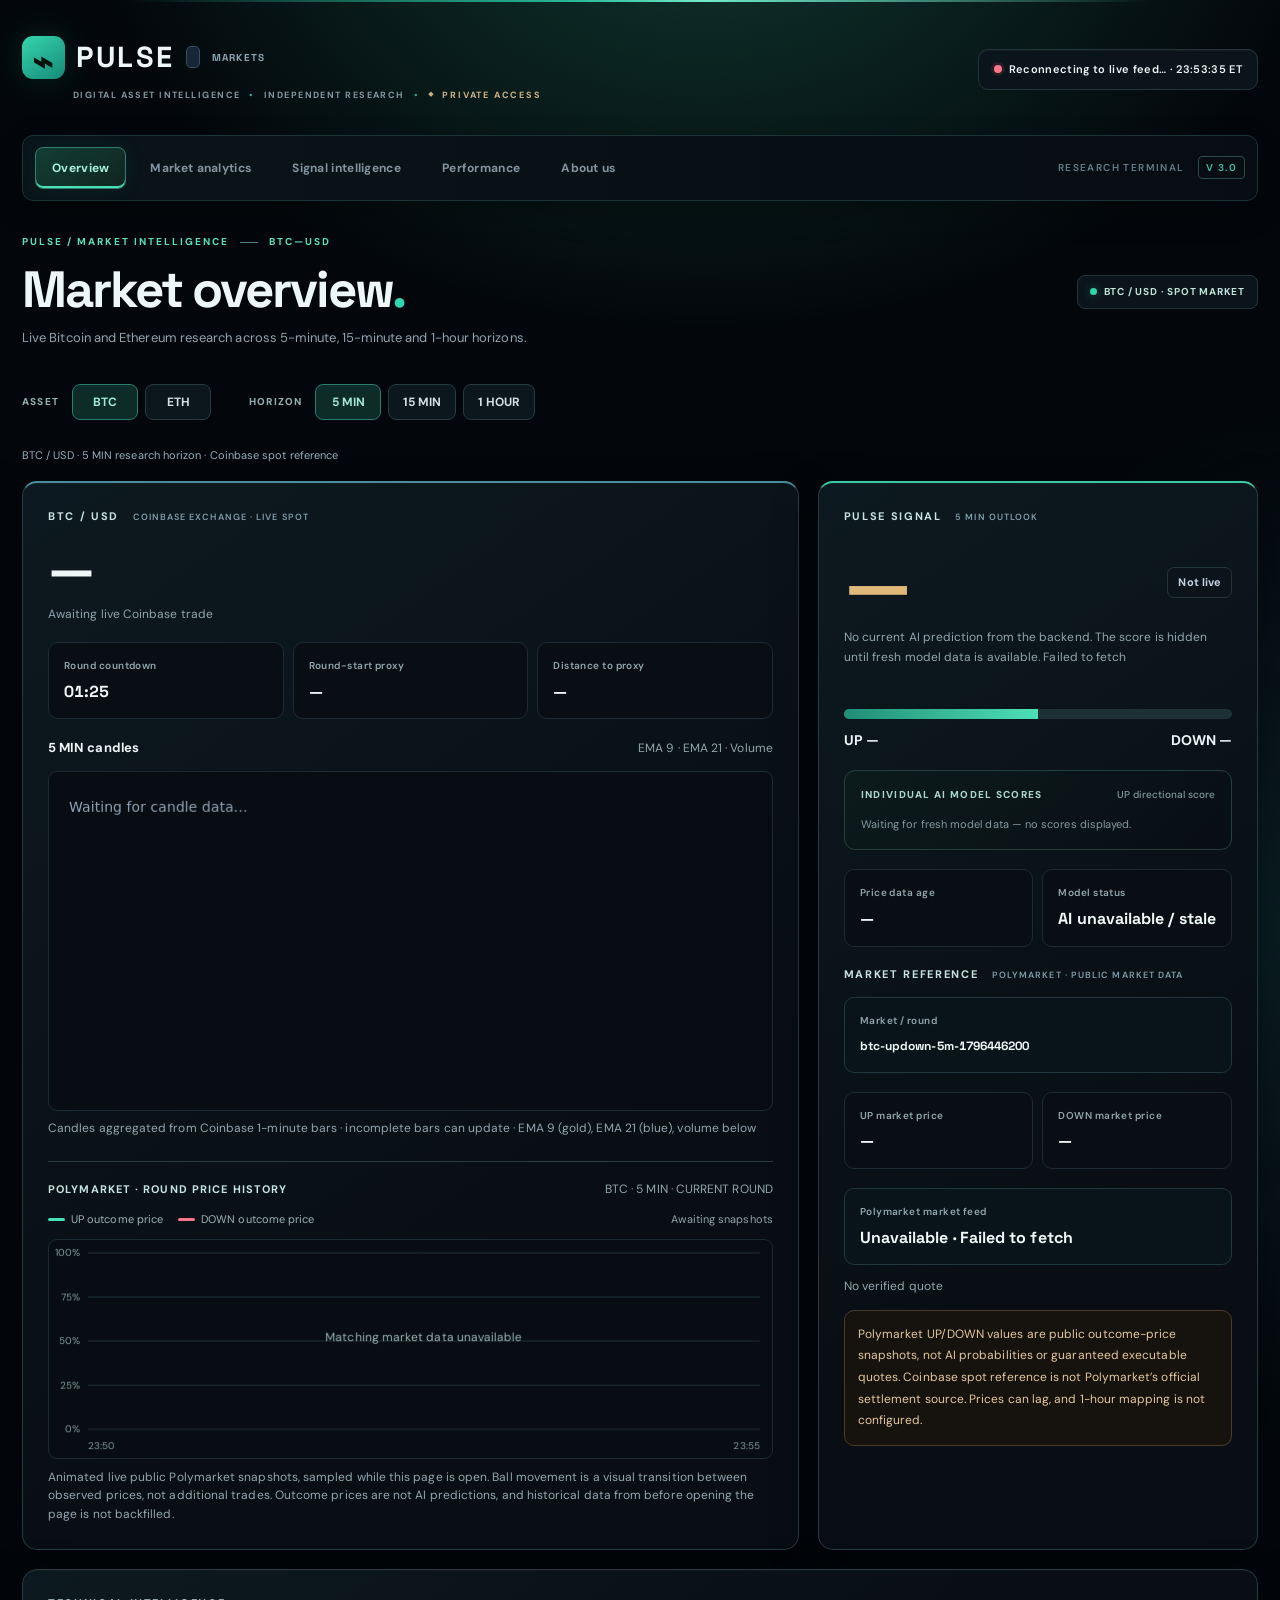
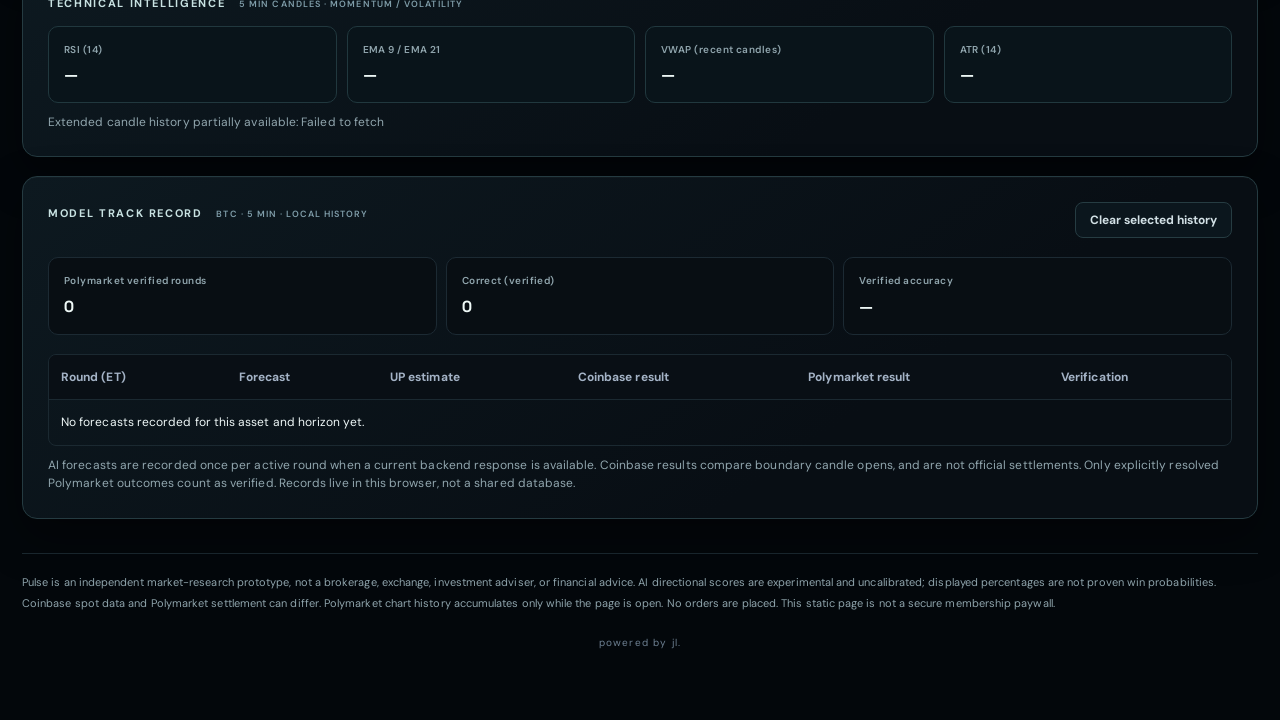
<file: pulse_ai_polymarket_animated (1).html>
<!DOCTYPE html>
<!DOCTYPE html>

<html lang="en"><head><meta charset="utf-8"/><meta content="width=device-width,initial-scale=1" name="viewport"/><meta content="#090e17" name="theme-color"/><title>PULSE | Digital Asset Intelligence</title><style>
@import url('https://fonts.googleapis.com/css2?family=DM+Sans:wght@400;500;600;700;800&family=Space+Grotesk:wght@500;600;700&display=swap');
:root{color-scheme:dark;--bg:#080c13;--card:#101722;--line:#26303f;--muted:#8e9caf;--text:#eff4fb;--green:#21c995;--red:#fa6579;--gold:#e8b568}*{box-sizing:border-box}html{scroll-behavior:smooth}body{margin:0;background:radial-gradient(ellipse 75% 35% at 50% -15%,#162c41 0%,transparent 80%),var(--bg);color:var(--text);font:14px/1.55 'DM Sans',system-ui,-apple-system,Segoe UI,Arial}body:before{content:'';display:block;height:3px;background:linear-gradient(90deg,#0b1722,#22c996 45%,#3979b2 75%,#0b1722)}main{max-width:1320px;margin:auto;padding:22px 22px 64px}.top{display:flex;align-items:center;justify-content:space-between;flex-wrap:wrap;gap:16px;margin-bottom:25px;padding-bottom:22px;border-bottom:1px solid #243042}.brand{font-family:'Space Grotesk',system-ui;font-size:25px;font-weight:700;letter-spacing:-1.15px;display:flex;align-items:center;gap:10px}.brand b{display:inline-grid;place-items:center;width:38px;height:38px;border-radius:11px;background:linear-gradient(135deg,#20d49c,#136a70);color:#071611;font-size:25px;box-shadow:0 5px 24px #00b88c20}.brand span{border:1px solid #345065;background:#172534;color:#a4c8df;border-radius:5px;padding:2px 6px;font-size:10px!important;letter-spacing:1.2px!important}.small,.hint{font-size:12px;color:var(--muted)}.status{border:1px solid #314052;background:#131e2c;border-radius:9px;padding:9px 13px;font-size:12px;font-weight:600;white-space:nowrap}.dot{display:inline-block;width:8px;height:8px;border-radius:50%;background:var(--gold);margin-right:7px;box-shadow:0 0 0 3px #e8b5681b}.dot.good{background:var(--green);box-shadow:0 0 0 3px #21c9951c}.dot.bad{background:var(--red);box-shadow:0 0 0 3px #fa65791c}.eyebrow{color:#8b9bb0;font-size:11px;letter-spacing:1.8px;font-weight:800;text-transform:uppercase;margin-bottom:11px}.sectionhead{display:flex;justify-content:space-between;align-items:center;gap:12px;margin-bottom:17px}.sectionhead h1{font:700 clamp(22px,3.5vw,30px)/1.15 'Space Grotesk',sans-serif;letter-spacing:-.9px;margin:0}.sectionhead p{margin:6px 0 0;color:var(--muted);font-size:12px}.marketpill{border:1px solid #314052;background:#111c28;padding:8px 12px;border-radius:8px;font-size:11px;font-weight:700;color:#b9cbda}.grid{display:grid;grid-template-columns:minmax(0,1.5fr) minmax(320px,.85fr);gap:16px}.card{background:linear-gradient(155deg,#131d2a 0%,#101722 55%,#0e1520 100%);border:1px solid var(--line);border-radius:13px;padding:22px;min-width:0;box-shadow:0 14px 42px #00000020}.card h2{margin:0 0 14px;color:#98a8bd;font-size:11px;letter-spacing:1.65px;font-weight:800;text-transform:uppercase}.big{font:700 clamp(34px,5vw,53px)/1.15 'Space Grotesk',system-ui;letter-spacing:-1.9px;font-variant-numeric:tabular-nums;margin-bottom:5px}.subgrid{display:grid;grid-template-columns:repeat(3,minmax(0,1fr));gap:9px;margin:19px 0}.stat{background:#0b121c;border:1px solid #243143;border-radius:9px;padding:13px;min-width:0}.stat label{display:block;font-size:11px;color:var(--muted);margin-bottom:7px;font-weight:600}.stat strong{font:700 16px/1.35 'Space Grotesk',system-ui;font-variant-numeric:tabular-nums;overflow-wrap:anywhere}.chartbar,.line{display:flex;gap:7px;flex-wrap:wrap;align-items:center}.chartbar{justify-content:space-between;margin:18px 0 12px}.chartbar strong{font-size:13px}.btn{border:1px solid #35445a;border-radius:7px;background:#142033;color:#c9d8e9;padding:7px 12px;font-weight:700;font:700 12px 'DM Sans',sans-serif;cursor:pointer;transition:background .15s,border-color .15s}.btn:hover{background:#1c324a;border-color:#5b7794}.btn.selected{background:#1c423e;border-color:#2c947c;color:#75e5c3}canvas{display:block;width:100%;height:340px;background:linear-gradient(180deg,#0a111b,#0b131f);border:1px solid #233143;border-radius:9px;touch-action:pan-y}.signal{font:700 clamp(42px,6vw,72px)/1.15 'Space Grotesk',system-ui;letter-spacing:-2px}.up{color:var(--green)}.down{color:var(--red)}.warning{color:var(--gold)}.meter{height:9px;background:#283444;border-radius:99px;overflow:hidden;margin:17px 0 11px}.meter>div{height:100%;background:linear-gradient(90deg,#179d7d,#2fe1a9);width:50%;transition:width .25s}.flex{display:flex;justify-content:space-between;gap:10px;align-items:center}.tag{padding:6px 10px;border:1px solid #385069;background:#192635;border-radius:7px;font-size:11px;color:#c3d2e3;font-weight:700}.notice{margin-top:14px;border:1px solid #594831;background:#211e1b;padding:13px;border-radius:8px;color:#e3c79e;font-size:12px;line-height:1.65}.full{grid-column:1/-1}.tablewrap{overflow-x:auto;border:1px solid #253245;border-radius:8px}table{width:100%;border-collapse:collapse;font-size:12px;min-width:650px}th,td{padding:13px 12px;border-bottom:1px solid #253346;text-align:left}th{color:#a4b3c6;font-weight:700;background:#0b1420}tr:last-child td{border-bottom:0}.indicators{display:grid;grid-template-columns:repeat(4,minmax(0,1fr));gap:10px}.foot{margin-top:23px;padding-top:18px;border-top:1px solid #253143;color:var(--muted);font-size:11px;line-height:1.75}a{color:#83c5ef}#reason{min-height:65px;line-height:1.7}#direction{min-width:0}#confidence{text-align:right}.spacer{height:8px}.card:has(#direction){border-top:2px solid #2b987f}.card:has(#price){border-top:2px solid #477ea3}@media(max-width:850px){main{padding:16px 12px 50px}.grid{grid-template-columns:1fr}.full{grid-column:auto}.indicators{grid-template-columns:repeat(2,minmax(0,1fr))}canvas{height:290px}.card{padding:16px}.sectionhead{align-items:flex-start}.marketpill{display:none}}@media(max-width:420px){.brand{font-size:21px}.top{gap:10px}.status{font-size:11px}.subgrid{gap:6px}.stat{padding:9px}.stat strong{font-size:13px}.stat label{font-size:10px}.big{font-size:35px}.signal{font-size:48px}.sectionhead h1{font-size:23px}}

/* PULSE institutional visual system */
:root{--pulse:#35d7b1}
body{background:radial-gradient(ellipse at 80% -15%,#10252a 0%,transparent 48%),#080d14}
main{max-width:1450px}
.top{padding:9px 0 24px;margin-bottom:0;border-bottom:0}
.brand{font-family:'Space Grotesk',system-ui;letter-spacing:.065em;font-size:25px;font-weight:700;gap:11px}
.brand b.pulsemark{font-family:Georgia,serif;font-weight:700;font-size:35px;border-radius:9px;background:#28cda9;color:#041510;width:39px;height:39px;box-shadow:0 0 0 1px #53e3c145}
.brand-divider{height:22px;width:1px;background:#344756;margin:0 1px}
.brand .brand-unit{font-size:10px!important;letter-spacing:.2em;border:0;background:none;padding:0;color:#8ca5b4!important;font-weight:700}
.brand-sub{margin:7px 0 0 51px;font-size:9px;letter-spacing:.19em;font-weight:700;color:#718a9a}
.brand-dot{color:#31d5af;margin:0 7px}
.topnav{display:flex;align-items:center;gap:30px;border-top:1px solid #20303b;border-bottom:1px solid #20303b;padding:17px 0;margin-bottom:30px;color:#8093a2;font-size:12px;font-weight:600;letter-spacing:.015em}
.topnav>span{white-space:nowrap}.topnav .nav-active{color:#e6f6f4;position:relative}
.topnav .nav-active:after{content:'';height:2px;background:#2cd6ac;position:absolute;bottom:-18px;left:0;right:0}
.topnav .nav-right{margin-left:auto;font-size:10px;letter-spacing:.14em;color:#607d8c}
.version{border:1px solid #2b4a4c;color:#35c6a8;border-radius:4px;padding:4px 7px;margin-left:10px}
.sectionhead{margin-bottom:28px}
.sectionhead h1{font-size:clamp(30px,3.4vw,45px);letter-spacing:-1.7px;margin-top:10px;margin-bottom:7px}
.sectionhead p{font-size:13px;color:#92a4b2}
.headline-period{color:#30d6ad}
.eyebrow{font-size:10px;letter-spacing:.18em;color:#48cbaa;font-weight:700}
.eyebrow-line{display:inline-block;width:18px;height:1px;background:#537e83;vertical-align:middle;margin:0 7px}
.marketpill{background:#0f211f;border:1px solid #254e46;color:#c0e6d9;font-size:10px;font-weight:700;letter-spacing:.08em}
.market-bullet{display:inline-block;background:#32d7a9;width:7px;height:7px;border-radius:50%;margin-right:7px;box-shadow:0 0 10px #32d7a965}
.card{background:linear-gradient(150deg,#111c26,#0e1721);border:1px solid #253443;box-shadow:0 8px 35px #00000018}
.card h2{letter-spacing:.07em;font-size:12px;font-weight:700;color:#e7f2f6}
.source-label{font-size:9px;letter-spacing:.12em;color:#7f9da9;font-weight:600;margin-left:9px}
.stat{background:#0c1720;border-color:#243341}
.big{font-family:'Space Grotesk',system-ui;letter-spacing:-1.4px}
.foot{border-top:1px solid #263745;margin-top:34px;padding-top:18px;line-height:1.7}
@media(max-width:850px){.topnav{gap:18px;overflow-x:auto;scrollbar-width:none}.topnav .nav-right{display:none}}
@media(max-width:540px){.topnav{gap:20px;padding:14px 0;margin-bottom:22px;font-size:11px}.topnav .nav-active:after{bottom:-15px}.brand{font-size:22px}.brand-sub{font-size:8px;margin-left:49px}.source-label{display:block;margin:5px 0 0}.sectionhead h1{letter-spacing:-.8px}}

/* PULSE private-terminal visual refresh: darker, restrained, premium */
:root{--bg:#030508;--card:#090d13;--line:#1b2630;--muted:#82909c;--text:#eaf0f4;--green:#29cda8;--red:#ed6b7a;--gold:#cba46a}
html{background:#030508}
body{background:radial-gradient(ellipse 60% 28% at 50% -13%,#102020 0%,transparent 77%),#030508!important;color:var(--text)}
body:before{height:1px;background:linear-gradient(90deg,transparent,#26584f 50%,transparent)}
.top{border-bottom-color:#18242c}
.topnav{background:#05090e;border-top-color:#18242c;border-bottom-color:#18242c;color:#75858f}
.card{background:linear-gradient(150deg,#0d141b,#090e14 58%,#080c11)!important;border-color:#1b2931!important;box-shadow:0 14px 48px #0007!important}
.stat,.subgrid .stat{background:#080e13!important;border-color:#1c2a33!important}
.marketpill,.status,.tag{background:#0b141a!important;border-color:#22363a!important}
.btn{background:#0b161d!important;border-color:#263c42!important;color:#d2e0e5}
.btn.selected{background:#0d2b27!important;border-color:#287d69!important;color:#a2e9d4}
canvas{background:#070d12!important;border-color:#1b2b34!important}
.notice{background:#16130e!important;border-color:#493c27!important}
.tablewrap,th,td{border-color:#1b2931!important}th{background:#090f15!important}
.foot{border-top-color:#1b2931}
.brand b.pulsemark{background:linear-gradient(145deg,#36d5ae,#168a78)!important;box-shadow:0 0 0 1px #347d683d!important}
.brand-sub{display:flex;flex-wrap:wrap;align-items:center;gap:4px;line-height:1.8;color:#8297a1!important}
.brand-dot{margin:0 5px!important;color:#2ca88e!important}
.private-access{color:#c8af81;font-weight:800;letter-spacing:.2em;white-space:nowrap}
.private-access:before{content:'◆';font-size:7px;color:#c8af81;margin-right:7px;vertical-align:2px}
@media(max-width:520px){.brand-sub{margin-left:0!important;font-size:8px!important;letter-spacing:.13em!important}.brand-dot{margin:0 2px!important}.private-access{letter-spacing:.12em}}

.switches{display:flex;flex-wrap:wrap;gap:8px;align-items:center;margin:0 0 18px}.switches .btn{min-width:66px}.switch-label{font-size:10px;color:#82909c;letter-spacing:.12em;font-weight:800;margin-right:6px}.switch-group{display:flex;align-items:center;gap:7px;flex-wrap:wrap;margin-right:22px}.pill-note{font-size:11px;color:#95b1bd;margin-bottom:17px}.metric-list{display:grid;grid-template-columns:repeat(2,minmax(0,1fr));gap:10px}.grid .card{min-width:0}.market-pill-alt{color:#9ce8d1}.tag{white-space:normal;text-align:right}.foot a{color:#83c5ef}@media(max-width:540px){.switch-group{margin-right:0}.switches{gap:14px}.metric-list{grid-template-columns:1fr}.brand-unit{display:none!important}}

/* PULSE V3: private terminal sections */
.topnav{gap:8px;align-items:center}.nav-tab{appearance:none;background:transparent;border:1px solid transparent;border-radius:7px;padding:10px 15px;color:#8194a0;font:600 12px 'DM Sans',sans-serif;white-space:nowrap;cursor:pointer;transition:all .2s}.nav-tab:hover{color:#e7f7f3;background:#0d191d;border-color:#223b3e}.nav-tab.nav-active{background:#0d2724;border-color:#2d7667;color:#a9f2dc;box-shadow:inset 0 -2px #31d6ad}.topnav .nav-active:after{display:none}.terminal-panel[hidden],#overview-head[hidden]{display:none!important}.terminal-page{animation:panelIn .3s ease both}@keyframes panelIn{from{opacity:.4;transform:translateY(7px)}to{opacity:1;transform:translateY(0)}}.page-eyebrow,.vip-kicker{font-size:10px;letter-spacing:.21em;font-weight:800;color:#42cbaa}.page-title{font:700 clamp(32px,5vw,56px)/1.12 'Space Grotesk',sans-serif;letter-spacing:-2px;margin:14px 0}.page-title span{color:#34d3ad}.page-title em{font-style:normal;color:#3ed3ad}.page-lead{max-width:760px;color:#9eacb7;font-size:15px;line-height:1.85;margin:0 0 24px}.premium-rule{height:1px;background:linear-gradient(90deg,#31caa1,#274b50 55%,transparent);margin:25px 0}.terminal-grid{display:grid;grid-template-columns:repeat(3,minmax(0,1fr));gap:15px;margin:20px 0}.terminal-grid.twin{grid-template-columns:repeat(2,minmax(0,1fr))}.vip-card{background:linear-gradient(145deg,#111c23,#080d13 75%);border:1px solid #22363d;border-radius:13px;padding:25px;min-width:0;box-shadow:0 12px 35px #0005;position:relative;overflow:hidden}.vip-card:before{content:'';position:absolute;top:0;left:0;right:0;height:1px;background:linear-gradient(90deg,#39caa6,transparent 75%);opacity:.6}.vip-card h2{font:700 20px/1.3 'Space Grotesk',sans-serif;letter-spacing:-.4px;margin:13px 0 16px;color:#e7f3f3}.vip-card p{color:#9eacb7;line-height:1.85;font-size:13px}.vip-card .asset-head{display:flex;justify-content:space-between;gap:10px;align-items:center}.vip-card .asset-symbol{font:700 23px 'Space Grotesk',sans-serif;letter-spacing:-.6px}.vip-card .tiny-pill{font-size:9px;letter-spacing:.1em;color:#8ecdbd;border:1px solid #2a4b46;padding:5px 8px;border-radius:5px}.vip-card .signal-value{font:700 31px 'Space Grotesk',sans-serif;margin:17px 0 8px}.vip-card .metric-line{display:flex;justify-content:space-between;gap:12px;border-top:1px solid #203038;padding:10px 0;font-size:12px;color:#98aab4}.vip-card .metric-line strong{color:#e3eeee;font-weight:700;text-align:right}.vip-card .signal-value.up{color:#29cda8}.vip-card .signal-value.down{color:#ed6b7a}.vip-card .signal-value.neutral{color:#b7c3cc}.vip-card .card-action{margin-top:12px}.method-list>div{display:flex;justify-content:space-between;gap:12px;padding:14px 0;border-bottom:1px solid #213139}.method-list b{color:#e0eee9}.method-list span{color:#92a4af;text-align:right;font-size:12px}.note-card{margin:18px 0 28px}.about-hero{display:grid;grid-template-columns:1.25fr .75fr;gap:28px;align-items:center;padding:30px;border:1px solid #25463f;border-radius:15px;background:radial-gradient(ellipse at 80% 45%,#123a32 0%,#0c171b 45%,#080e13 100%);overflow:hidden}.about-hero h2{font:700 clamp(26px,3vw,39px)/1.18 'Space Grotesk',sans-serif;letter-spacing:-1px;margin:18px 0}.about-hero p{font-size:14px;color:#a8b9bd;line-height:1.9;max-width:670px}.about-chips{display:flex;flex-wrap:wrap;gap:8px;margin-top:20px}.about-chips span{border:1px solid #2d5a50;background:#0e2a26;border-radius:5px;padding:7px 10px;color:#a1e9d1;font-size:9px;font-weight:800;letter-spacing:.1em}.about-orbit{height:280px;display:grid;place-items:center;position:relative}.orbit{border:1px solid #2b927b;border-radius:50%;position:absolute;box-shadow:0 0 40px #1dd3a317}.orbit.outer{width:260px;height:260px;border-style:dashed;animation:orbitSpin 60s linear infinite}.orbit.inner{width:194px;height:194px;border-color:#39cba6;box-shadow:0 0 45px #1dd3a324,inset 0 0 40px #1dd3a313}.orbit-core{display:grid;place-items:center;background:linear-gradient(145deg,#3ae1b8,#0e846e);border-radius:24px;color:#021c18;width:100px;height:100px;font-size:83px;font-weight:900;box-shadow:0 0 65px #1dd3a34a}.orbit-caption{position:absolute;bottom:0;font-size:9px;letter-spacing:.25em;color:#81c3b3}@keyframes orbitSpin{to{transform:rotate(360deg)}}.feature-number{font:700 10px 'Space Grotesk',sans-serif;letter-spacing:.18em;color:#45caa6}.about-disclosure{margin:20px 0 32px}.vip-card button{cursor:pointer}.perf-good{color:#36d6a8}.perf-muted{color:#92a4af}.perf-warn{color:#e8b568}@media(max-width:1050px){.terminal-grid{grid-template-columns:repeat(2,minmax(0,1fr))}.about-hero{grid-template-columns:1fr .6fr}}@media(max-width:700px){.topnav{overflow-x:auto;flex-wrap:nowrap;padding:10px 0}.nav-tab{padding:9px 12px;font-size:11px}.terminal-grid,.terminal-grid.twin{grid-template-columns:1fr}.about-hero{grid-template-columns:1fr;padding:20px}.about-orbit{height:230px}.orbit.outer{width:210px;height:210px}.orbit.inner{width:160px;height:160px}.page-title{letter-spacing:-1px}.vip-card{padding:19px}}

/* PULSE V4 — AI intelligence terminal refinement */
:root{--bg:#03070b;--card:#0b1219;--line:#21343b;--muted:#91a6ae;--text:#eef7f7;--green:#45e0b5;--red:#fa778b;--gold:#e0b879}
html{scrollbar-color:#25463f #060c10}
body{background:radial-gradient(ellipse 60% 24% at 55% -5%,#10372f 0%,transparent 80%),radial-gradient(ellipse 30% 26% at 100% 40%,#0a1d23 0%,transparent 85%),#03070b!important;letter-spacing:.005em}
body:before{height:2px;background:linear-gradient(90deg,transparent 10%,#28b996 45%,#6feac9 55%,transparent 90%)}
main{max-width:1460px;padding-top:25px}
.top{padding:8px 0 26px}.brand{font-size:29px;letter-spacing:.075em}.brand b.pulsemark{width:43px;height:43px;border-radius:11px;box-shadow:0 0 32px #26d6aa28!important}
.brand-sub{font-size:9px!important;letter-spacing:.16em!important}.status{padding:11px 15px;border-radius:10px;font-size:11px;letter-spacing:.03em;box-shadow:inset 0 1px #ffffff09}
.topnav{position:relative;margin-top:6px;padding:11px 12px;gap:7px;border:1px solid #1c3337;border-radius:11px;background:linear-gradient(90deg,#091419,#070d12)!important;box-shadow:0 10px 30px #0004}
.nav-tab{padding:12px 16px;border-radius:8px;font-weight:700;letter-spacing:.025em}.nav-tab.nav-active{background:linear-gradient(145deg,#123e35,#10251f);border-color:#367c6d;box-shadow:inset 0 -2px #49e1b8,0 0 22px #19cba313}
.nav-tab:focus-visible,.btn:focus-visible{outline:2px solid #63e4c2;outline-offset:3px}
.sectionhead{margin-top:33px}.sectionhead h1{font-size:clamp(35px,4vw,51px);letter-spacing:-2.1px}.sectionhead p{font-size:13px;line-height:1.8}
.eyebrow,.page-eyebrow,.vip-kicker{color:#58e1bb;letter-spacing:.2em}.page-title{font-size:clamp(38px,5.5vw,67px);letter-spacing:-2.7px;margin:15px 0 16px}.page-lead{font-size:15px;line-height:1.9;color:#b2c4c9}
.switches{margin-bottom:21px}.switch-group{padding:6px 8px 6px 0}.switch-label{color:#93b0b3}.btn{padding:9px 14px;border-radius:8px;transition:transform .18s,border-color .18s,background .18s}.btn:hover{transform:translateY(-1px)}
.grid{gap:19px}.card,.vip-card{border-radius:15px!important;background:linear-gradient(145deg,#0d1920,#080e14 68%)!important;border:1px solid #253b41!important;box-shadow:0 18px 45px #0006,inset 0 1px #ffffff06!important}
.card{padding:25px}.card h2{font-size:11px;letter-spacing:.15em;color:#c8e2e2}.card:has(#direction){border-top:2px solid #35caa6!important}.card:has(#price){border-top:2px solid #488d99!important}
.stat{border-radius:10px;padding:15px!important;background:#09141a!important;border:1px solid #21383e!important}.stat label{font-size:10px;letter-spacing:.045em}.stat strong{color:#eff9f7}
.signal{font-size:clamp(50px,6vw,78px)}.meter{height:10px;background:#1d3035}.meter>div{background:linear-gradient(90deg,#218d77,#4de1b5)}.notice{border-radius:10px;line-height:1.8}
.vip-card{padding:27px}.vip-card:before{height:2px;background:linear-gradient(90deg,#43e4b7,transparent 75%)}.vip-card h2{font-size:21px}.vip-card p{color:#a9bfc4}.vip-card .signal-value{font-size:37px;letter-spacing:-1.1px}
.vip-card .metric-line{padding:12px 0;border-bottom:1px solid #1d3439;border-top:0}.vip-card .metric-line:last-of-type{border-bottom:0}.vip-card .tiny-pill{border-radius:6px}
.premium-rule{background:linear-gradient(90deg,#3de2b5,#1d4545 50%,transparent)}
.ai-hero{position:relative;overflow:hidden;display:grid;grid-template-columns:minmax(0,1.25fr) minmax(280px,.75fr);gap:32px;align-items:center;padding:38px;border:1px solid #2d6559;border-radius:18px;background:radial-gradient(ellipse at 85% 45%,#155548 0%,#0d2525 38%,#071016 78%);box-shadow:0 22px 70px #0007}
.ai-hero:after{content:'';position:absolute;inset:0;pointer-events:none;background:linear-gradient(110deg,transparent 60%,#7fffe006 80%,transparent)}
.ai-hero h2{font:700 clamp(32px,3.6vw,49px)/1.14 'Space Grotesk',sans-serif;letter-spacing:-1.7px;margin:18px 0}.ai-hero h2 span{color:#56e5bd}.ai-hero p{max-width:660px;color:#bbced0;font-size:14px;line-height:1.95}
.ai-chiprow{display:flex;flex-wrap:wrap;gap:9px;margin-top:23px}.ai-chip{padding:8px 11px;border:1px solid #32675b;border-radius:6px;background:#12342d;color:#a9f4dc;font-size:10px;font-weight:800;letter-spacing:.09em}
.ai-core{display:grid;grid-template-columns:repeat(2,1fr);gap:11px;position:relative;z-index:1}.ai-core .ai-number{padding:20px 14px;border:1px solid #3a6a60;border-radius:12px;background:#071a1bbf;text-align:center}.ai-core strong{display:block;font:700 39px 'Space Grotesk',sans-serif;color:#5aebc2;line-height:1.2}.ai-core span{display:block;font-size:10px;letter-spacing:.11em;color:#b4d2cc;margin-top:6px;font-weight:700}
.ai-section-label{margin:34px 0 12px;font:700 11px 'DM Sans',sans-serif;letter-spacing:.2em;color:#5ae2bc}.ai-explainer{display:grid;grid-template-columns:repeat(3,minmax(0,1fr));gap:15px}.ai-explainer .vip-card h2{margin:12px 0}.ai-explainer .feature-number{font-size:11px;color:#65e7c2}
.ai-models{display:grid;grid-template-columns:repeat(2,minmax(0,1fr));gap:12px;margin:16px 0 25px}.ai-models .ai-model{padding:18px;border:1px solid #25433f;border-radius:11px;background:#0b181b}.ai-model strong{display:block;color:#eaf7f3;font:700 17px 'Space Grotesk',sans-serif}.ai-model small{display:block;margin-top:6px;color:#a2bbb9;font-size:12px;line-height:1.7}.ai-model .model-tag{float:right;font-size:10px;color:#73e7c6;border:1px solid #36695e;padding:4px 7px;border-radius:5px}
.ai-disclosure{border-left:3px solid #d2ae77;background:#161711;border-radius:0 12px 12px 0;padding:23px 25px;margin:25px 0 30px}.ai-disclosure h2{margin:0 0 10px;font:700 19px 'Space Grotesk',sans-serif}.ai-disclosure p{color:#c5c5b7;line-height:1.85;font-size:13px}
.foot{line-height:1.95;color:#8ea3ab}
@media(max-width:900px){.ai-hero{grid-template-columns:1fr}.ai-core{max-width:520px}.ai-explainer{grid-template-columns:1fr 1fr}}
@media(max-width:700px){main{padding:14px 12px 50px}.topnav{border-radius:9px;padding:8px;gap:4px}.nav-tab{padding:10px 12px}.ai-hero{padding:23px;gap:22px}.ai-hero h2{font-size:34px}.ai-explainer,.ai-models{grid-template-columns:1fr}.card{padding:17px}.vip-card{padding:21px}.page-title{letter-spacing:-1.4px}.sectionhead h1{letter-spacing:-1px}}
@media(prefers-reduced-motion:reduce){*,*:before,*:after{animation-duration:.01ms!important;transition-duration:.01ms!important;scroll-behavior:auto!important}}

/* PULSE V5: individual ensemble score bars */
.ensemble-breakdown{margin:18px 0 19px;padding:16px;border:1px solid #244039;border-radius:11px;background:linear-gradient(140deg,#0c1b1b,#080e14)}
.ensemble-heading{display:flex;justify-content:space-between;align-items:center;gap:10px;margin-bottom:13px;font-size:10px;font-weight:800;letter-spacing:.13em;color:#a9d7cb;text-transform:uppercase}
.ensemble-heading small{font-size:10px;letter-spacing:0;color:#7e9b98;font-weight:500;text-transform:none}
.ensemble-row{margin:11px 0}.ensemble-row-top{display:flex;justify-content:space-between;align-items:center;gap:8px;margin-bottom:6px;font-size:11px;color:#b4c9c8}.ensemble-row-top strong{color:#e4f3ee;font-variant-numeric:tabular-nums}
.ensemble-track{height:7px;border-radius:20px;background:#38252d;overflow:hidden}.ensemble-fill{height:100%;border-radius:20px;background:linear-gradient(90deg,#168f7c,#35dab0);transition:width .35s ease}
.ensemble-empty{font-size:11px;color:#84999f;line-height:1.65}.ensemble-legend{display:flex;justify-content:space-between;gap:8px;font-size:10px;color:#829ca0;margin-top:11px}
.ensemble-card{margin-top:14px;border-top:1px solid #22343b;padding-top:13px}.ensemble-card .ensemble-breakdown{margin:0;padding:13px;background:#081316}.ensemble-card .ensemble-heading{flex-wrap:wrap}

/* Polymarket outcome price chart */
.poly-chart-section{margin-top:24px;padding-top:18px;border-top:1px solid #253c40}.poly-chart-section .chartbar{margin:0 0 12px}.poly-chart-section .chartbar strong{font-size:11px;letter-spacing:.1em;color:#c6e5de}.poly-chart-legend{display:flex;flex-wrap:wrap;gap:15px;align-items:center;color:#9cb4b7;font-size:11px;margin-bottom:11px}.poly-chart-legend i{display:inline-block;width:17px;height:3px;vertical-align:middle;margin-right:6px;border-radius:3px}.poly-legend-up{background:#45e0b5}.poly-legend-down{background:#fa778b}#polyChart{height:220px}#polyChartLast{margin-left:auto;color:#8fa4ac}@media(max-width:540px){#polyChart{height:190px}#polyChartLast{margin-left:0}}
/* Highlight the final 59 seconds of the active round. */
#timer.timer-urgent{color:#ff526b!important;text-shadow:0 0 14px rgba(255,82,107,.22);font-variant-numeric:tabular-nums}
</style></head><body><main>
<header class="top"><div><div class="brand"><b class="pulsemark">⌁</b> PULSE <span class="brand-divider"></span><span class="brand-unit">MARKETS</span></div><div class="small brand-sub">DIGITAL ASSET INTELLIGENCE <span class="brand-dot">•</span> INDEPENDENT RESEARCH <span class="brand-dot">•</span> <span class="private-access">PRIVATE ACCESS</span></div></div><div class="status"><span class="dot" id="dot"></span><span id="connection">Connecting…</span> · <span id="clock">--:--:--</span> ET</div></header>
<nav aria-label="Terminal sections" class="topnav"><button aria-selected="true" class="nav-tab nav-active" data-panel="overview" type="button">Overview</button><button aria-selected="false" class="nav-tab" data-panel="analytics" type="button">Market analytics</button><button aria-selected="false" class="nav-tab" data-panel="signals" type="button">Signal intelligence</button><button aria-selected="false" class="nav-tab" data-panel="performance" type="button">Performance</button><button aria-selected="false" class="nav-tab" data-panel="about" type="button">About us</button><span class="nav-right">RESEARCH TERMINAL <span class="version">V 3.0</span></span></nav>
<div class="sectionhead" id="overview-head"><div><div class="eyebrow">PULSE / MARKET INTELLIGENCE <span class="eyebrow-line"></span> <span id="eyebrowPair">BTC—USD</span></div><h1>Market overview<span class="headline-period">.</span></h1><p>Live Bitcoin and Ethereum research across 5-minute, 15-minute and 1-hour horizons.</p></div><div class="marketpill"><span class="market-bullet"></span><span id="marketPill">BTC / USD · SPOT MARKET</span></div></div>
<div aria-label="Market and forecast timeframe" class="switches"><div class="switch-group"><span class="switch-label">ASSET</span><button aria-pressed="true" class="btn selected" data-asset="BTC">BTC</button><button aria-pressed="false" class="btn" data-asset="ETH">ETH</button></div><div class="switch-group"><span class="switch-label">HORIZON</span><button aria-pressed="true" class="btn selected" data-horizon="300">5 MIN</button><button aria-pressed="false" class="btn" data-horizon="900">15 MIN</button><button aria-pressed="false" class="btn" data-horizon="3600">1 HOUR</button></div></div>
<div class="pill-note" id="scope">BTC / USD · 5-minute research horizon · Coinbase spot reference</div>
<section class="grid terminal-panel" id="overview-panel">
<article class="card"><h2><span id="priceTitle">BTC / USD</span> <span class="source-label">COINBASE EXCHANGE · LIVE SPOT</span></h2><div class="big" id="price">Loading…</div><div class="small" id="lastTick">Awaiting live market data</div><div class="subgrid"><div class="stat"><label>Round countdown</label><strong id="timer">--:--</strong></div><div class="stat"><label>Round-start proxy</label><strong id="start">—</strong></div><div class="stat"><label>Distance to proxy</label><strong id="distance">—</strong></div></div><div class="chartbar"><strong id="chartTitle">5-minute candles</strong><span class="small">EMA 9 · EMA 21 · Volume</span></div><canvas aria-label="Candlestick chart" id="chart"></canvas><div class="small" id="chartCaption" style="margin-top:8px">Candles use Coinbase data; incomplete bars may update.</div>
<div class="poly-chart-section"><div class="chartbar"><strong>POLYMARKET · ROUND PRICE HISTORY</strong><span class="small" id="polyChartRound">Matching market · checking…</span></div><div class="poly-chart-legend"><span><i class="poly-legend-up"></i>UP outcome price</span><span><i class="poly-legend-down"></i>DOWN outcome price</span><span id="polyChartLast">Awaiting snapshots</span></div><canvas id="polyChart" aria-label="Polymarket UP and DOWN outcome price history"></canvas><div class="small" id="polyChartCaption" style="margin-top:9px">Animated live public Polymarket snapshots, sampled while this page is open. Ball movement is a visual transition between observed prices, not additional trades. Outcome prices are not AI predictions, and historical data from before opening the page is not backfilled.</div></div></article>
<article class="card"><h2>PULSE SIGNAL <span class="source-label" id="signalTitle">5-MINUTE OUTLOOK</span></h2><div class="flex"><div class="signal warning" id="direction">—</div><span class="tag" id="confidence">Waiting for data</span></div><div class="small" id="reason">Connecting to Coinbase and loading historical candles.</div><div class="meter"><div id="meter" style="width:50%"></div></div><div class="flex"><strong id="pup">UP —</strong><strong id="pdown">DOWN —</strong></div><div class="ensemble-breakdown" id="overview-ensemble"><div class="ensemble-heading">Individual AI model scores <small>UP direction</small></div><div class="ensemble-empty">Awaiting fresh AI model data…</div></div><div class="subgrid" style="grid-template-columns:repeat(2,1fr)"><div class="stat"><label>Price data age</label><strong id="age">—</strong></div><div class="stat"><label>Model status</label><strong id="modelStatus">Waiting</strong></div></div><h2>MARKET REFERENCE <span class="source-label">POLYMARKET · PUBLIC MARKET DATA</span></h2><div class="stat"><label>Market / round</label><strong id="roundName" style="font-size:12px;overflow-wrap:anywhere">Checking…</strong></div><div class="subgrid" style="grid-template-columns:repeat(2,1fr)"><div class="stat"><label>UP market price</label><strong id="marketUp">—</strong></div><div class="stat"><label>DOWN market price</label><strong id="marketDown">—</strong></div></div><div class="stat"><label>Polymarket market feed</label><strong id="chainlink">Checking market…</strong></div><div class="flex" style="margin-top:12px;flex-wrap:wrap"><span class="small" id="polyUpdated">Not yet updated</span><a id="polyLink" href="https://polymarket.com" target="_blank" rel="noopener noreferrer" hidden>View on Polymarket ↗</a></div><div class="notice" id="caution">Polymarket UP/DOWN values are public outcome-price snapshots, not AI probabilities or guaranteed executable quotes. Coinbase spot reference is not Polymarket’s official settlement source. Prices can lag, and 1-hour mapping is not configured.</div></article>
<article class="card full"><h2>TECHNICAL INTELLIGENCE <span class="source-label" id="indicatorSource">5-MINUTE CANDLES · MOMENTUM / VOLATILITY</span></h2><div class="indicators"><div class="stat"><label>RSI (14)</label><strong id="rsi">—</strong></div><div class="stat"><label>EMA 9 / EMA 21</label><strong id="ema">—</strong></div><div class="stat"><label>VWAP (recent candles)</label><strong id="vwap">—</strong></div><div class="stat"><label>ATR (14)</label><strong id="atr">—</strong></div></div><div class="small" id="diagnostic" style="margin-top:10px">Loading candle history…</div></article>
<article class="card full"><div class="flex"><h2>MODEL TRACK RECORD <span class="source-label" id="historySource">BTC · 5 MIN · LOCAL HISTORY</span></h2><button class="btn" id="clear">Clear selected history</button></div><div class="subgrid"><div class="stat"><label>Polymarket verified rounds</label><strong id="verified">0</strong></div><div class="stat"><label>Correct (verified)</label><strong id="wins">0</strong></div><div class="stat"><label>Verified accuracy</label><strong id="accuracy">—</strong></div></div><div class="tablewrap"><table><thead><tr><th>Round (ET)</th><th>Forecast</th><th>UP estimate</th><th>Coinbase result</th><th>Polymarket result</th><th>Verification</th></tr></thead><tbody id="history"></tbody></table></div><div class="small" style="margin-top:10px">AI forecasts are recorded once per active round when a current backend response is available. Coinbase results compare boundary candle opens, and are not official settlements. Only explicitly resolved Polymarket outcomes count as verified. Records live in this browser, not a shared database.</div></article>
</section><section class="terminal-page terminal-panel" hidden="" id="about-panel"><div class="page-eyebrow">PULSE / AI-POWERED MARKET INTELLIGENCE</div><h1 class="page-title">The intelligence behind <em>the signal.</em></h1><p class="page-lead">PULSE combines live digital-asset market data with experimental trained machine-learning models to make short-duration BTC and ETH research clearer, faster and more transparent.</p><div class="premium-rule"></div><section aria-label="PULSE AI overview" class="ai-hero"><div><div class="vip-kicker">INTRODUCING / PULSE AI</div><h2>Built to read the market <span>one move ahead.</span></h2><p>Our AI-powered intelligence engine analyzes Bitcoin and Ethereum market behavior across three short-term horizons. Rather than relying on a single indicator, PULSE brings together multiple trained models, current Coinbase market information and transparent research context in one focused terminal.</p><p>Each signal reports an UP or DOWN directional score, its underlying model outputs and the freshness of its data. The goal is informed research—not artificial certainty.</p><div class="ai-chiprow"><span class="ai-chip">TRAINED ML ENSEMBLES</span><span class="ai-chip">BTC + ETH</span><span class="ai-chip">LIVE API-POWERED SCORES</span><span class="ai-chip">TRANSPARENT LIMITATIONS</span></div></div><div class="ai-core"><div class="ai-number"><strong>06</strong><span>MODEL CONFIGURATIONS</span></div><div class="ai-number"><strong>03</strong><span>FORECAST HORIZONS</span></div><div class="ai-number"><strong>02</strong><span>DIGITAL ASSETS</span></div><div class="ai-number"><strong>03</strong><span>ENSEMBLE METHODS</span></div></div></section><div class="ai-section-label">THE INTELLIGENCE STACK</div><div class="ai-explainer"><article class="vip-card"><div class="feature-number">01 / INGEST</div><h2>Market data in motion</h2><p>Coinbase BTC and ETH spot candles and live pricing provide the market context. PULSE separately displays momentum, trend and volatility indicators so users can see more than the directional label.</p></article><article class="vip-card"><div class="feature-number">02 / INFER</div><h2>Three-model ensemble</h2><p>Each asset-and-horizon configuration combines outputs from logistic regression, random forest and gradient boosting. These models can identify different statistical patterns in historical price behavior.</p></article><article class="vip-card"><div class="feature-number">03 / INTERPRET</div><h2>Signal with context</h2><p>The terminal presents directional scores, model agreement, data freshness and a separate record of subsequent outcomes. Unavailable or stale AI data is marked rather than presented as a fresh signal.</p></article></div><article class="vip-card" style="margin:22px 0 28px"><div class="feature-number">TRANSPARENCY / MODEL-BY-MODEL</div><h2>See what every AI predicts.</h2><p>Every BTC and ETH UP/DOWN outlook features a combined ensemble score and three individual score bars beneath it: logistic regression, random forest and gradient boosting. Each bar shows that model’s own UP directional score, alongside its complementary DOWN score, so you can compare model agreement and disagreement instead of relying on one headline number.</p><p>These are experimental, uncalibrated directional scores—not verified probabilities, guaranteed outcomes or Polymarket settlement forecasts. If model data is stale or unavailable, PULSE hides the scores rather than implying the prediction is current.</p></article><article class="vip-card" style="margin:0 0 26px"><div class="feature-number">MARKET CONTEXT / POLYMARKET</div><h2>Compare AI intelligence with market prices.</h2><p>For matching 5-minute and 15-minute BTC/ETH rounds, PULSE requests public Polymarket UP and DOWN outcome-price snapshots and links to the source event. These are separate from the AI ensemble’s directional scores and are not verified odds or guaranteed executable prices. If a matching round cannot be confirmed, its prices are left blank. Hourly Polymarket mapping is not yet supported.</p></article><div class="ai-section-label">SIX CONFIGURATIONS / TWO ASSETS</div><div class="ai-models"><div class="ai-model"><span class="model-tag">BTC / USD</span><strong>Bitcoin intelligence</strong><small>Dedicated trained configurations for 5-minute, 15-minute and 60-minute UP/DOWN research.</small></div><div class="ai-model"><span class="model-tag">ETH / USD</span><strong>Ethereum intelligence</strong><small>Dedicated trained configurations for 5-minute, 15-minute and 60-minute UP/DOWN research.</small></div></div><div class="ai-section-label">INSIDE THE ENSEMBLE</div><div class="ai-explainer"><article class="vip-card"><div class="feature-number">MODEL / 01</div><h2>Logistic regression</h2><p>A statistical baseline that estimates directional tendencies from learned relationships in the training features.</p></article><article class="vip-card"><div class="feature-number">MODEL / 02</div><h2>Random forest</h2><p>An ensemble of decision trees that can capture nonlinear relationships and interactions in market features.</p></article><article class="vip-card"><div class="feature-number">MODEL / 03</div><h2>Gradient boosting</h2><p>A sequential tree-based method designed to learn complex patterns by improving on earlier model errors.</p></article></div><div class="ai-section-label">DESIGNED FOR CLARITY</div>
</section><section class="terminal-page terminal-panel" hidden="" id="performance-panel"><div class="page-eyebrow">PULSE / AUDIT TRAIL</div><h1 class="page-title">Performance<span>.</span></h1><p class="page-lead">A transparent look at locally recorded forecasts, separated by asset, horizon and outcome source.</p><div class="premium-rule"></div><div class="terminal-grid" id="performance-cards"></div><article class="vip-card"><div class="vip-kicker">RECENT RESEARCH / LOCAL RECORDS</div><h2>Prediction ledger</h2><div class="tablewrap"><table><thead><tr><th>Recorded (ET)</th><th>Market</th><th>Horizon</th><th>Forecast</th><th>Coinbase proxy</th><th>Verified Polymarket</th></tr></thead><tbody id="performance-ledger"></tbody></table></div><p class="small" style="margin-top:14px">Records are saved in this browser only, not synchronized across devices. Verified counts include only explicit resolved Polymarket results; Coinbase spot outcomes are not interchangeable with settlement.</p></article></section><section class="terminal-page terminal-panel" hidden="" id="signals-panel"><div class="page-eyebrow">PULSE / DIRECTIONAL ENGINE</div><h1 class="page-title">Signal intelligence<span>.</span></h1><p class="page-lead">Six experimental trained AI research views. Scores refresh from the PULSE backend; unavailable or stale model data stays clearly marked.</p><div class="premium-rule"></div><div class="terminal-grid" id="signal-cards"></div><div class="vip-card note-card"><div class="vip-kicker">MODEL TRANSPARENCY</div><h2>Research, not certainty.</h2><p>UP/DOWN scores come from experimental trained models and are uncalibrated. A displayed 65% estimate does not establish a 65% historical win rate. Results may differ from third-party market settlements.</p></div></section><section class="terminal-page terminal-panel" hidden="" id="analytics-panel"><div class="page-eyebrow">PULSE / QUANTITATIVE RESEARCH</div><h1 class="page-title">Market analytics<span>.</span></h1><p class="page-lead">An AI-supported multi-horizon research terminal for BTC and ETH. Compare live market conditions, technical momentum and volatility without leaving your workspace.</p><div class="premium-rule"></div><div class="terminal-grid" id="analytics-cards"></div><div class="terminal-grid twin"><article class="vip-card"><div class="vip-kicker">METHODOLOGY / INDICATORS</div><h2>Market indicators alongside the AI</h2><div class="method-list"><div><b>RSI 14</b><span>Relative momentum of recent candle closes</span></div><div><b>EMA 9 / EMA 21</b><span>Short and intermediate trend comparison</span></div><div><b>VWAP</b><span>Volume-weighted reference across recent candles</span></div><div><b>ATR 14</b><span>Recent volatility and range estimates</span></div></div></article><article class="vip-card"><div class="vip-kicker">RESEARCH / IMPORTANT CONTEXT</div><h2>Understand the signal</h2><p>Directional scores come from experimental AI models trained on Coinbase market data. They are not validated trading forecasts, financial advice or guarantees. Live predictions appear only when sufficient recent data is available.</p><p>Polymarket market outcomes are shown as verified only after the relevant market explicitly resolves. Coinbase price comparisons are separate spot-market proxies.</p></article></div></section><div class="foot">Pulse is an independent market-research prototype, not a brokerage, exchange, investment adviser, or financial advice. AI directional scores are experimental and uncalibrated; displayed percentages are not proven win probabilities. Coinbase spot data and Polymarket settlement can differ. Polymarket chart history accumulates only while the page is open. No orders are placed. This static page is not a secure membership paywall.</div><div style="text-align:center;font-size:10px;color:#6e8193;letter-spacing:.12em;margin:20px 0 6px">powered by jl.</div></main><script>
'use strict';
const $=id=>document.getElementById(id);
const fmt=(n,asset=selectedAsset)=>Number.isFinite(n)?'$'+n.toLocaleString('en-US',{minimumFractionDigits:2,maximumFractionDigits:asset==='ETH'?2:2}):'—';
const pct=n=>Number.isFinite(n)?(n*100).toFixed(1)+'%':'—';
const horizons={300:'5 MIN',900:'15 MIN',3600:'1 HOUR'};
const assets={BTC:{product:'BTC-USD',label:'Bitcoin'},ETH:{product:'ETH-USD',label:'Ethereum'}};
const state={BTC:{price:NaN,lastTick:0,candles:[],trades:[],loading:false,roundLookups:{}},ETH:{price:NaN,lastTick:0,candles:[],trades:[],loading:false,roundLookups:{}}};
let selectedAsset='BTC',horizon=300,ws=null,retry=0,retryTimer=null,fetchingOutcomes=false;
const historyKey='pulse-multi-asset-history-v2';let history=[];
try{history=JSON.parse(localStorage.getItem(historyKey)||'[]');if(!Array.isArray(history))history=[]}catch{history=[]}
// Preserve old BTC five-minute records without reinterpreting their existing verification status.
try{if(!localStorage.getItem('pulse-v2-migrated')){const old=JSON.parse(localStorage.getItem('btc-pulse-pro-history-v1')||'[]');if(Array.isArray(old)){for(const row of old){if(row.round&&!history.some(x=>x.asset==='BTC'&&x.horizon===300&&x.round===String(row.round))){history.push({...row,asset:'BTC',horizon:300,round:String(row.round),slug:row.slug||'btc-updown-5m-'+Number(row.round)*300})}}}localStorage.setItem('pulse-v2-migrated','1');save()}}catch{}
const et=t=>new Intl.DateTimeFormat('en-US',{timeZone:'America/New_York',hour:'2-digit',minute:'2-digit',second:'2-digit',hour12:false}).format(new Date(t));
const etShort=t=>new Intl.DateTimeFormat('en-US',{timeZone:'America/New_York',month:'short',day:'numeric',hour:'2-digit',minute:'2-digit',hour12:false}).format(new Date(t));
const bucket=(t,seconds)=>Math.floor(t/(seconds*1000))*seconds*1000;
const roundId=(t,seconds)=>String(Math.floor(t/(seconds*1000)));
function status(msg,kind=''){$('connection').textContent=msg;$('dot').className='dot '+kind}
function save(){history=history.slice(-400);try{localStorage.setItem(historyKey,JSON.stringify(history))}catch{}renderHistory()}
function rowsFor(asset=selectedAsset,seconds=horizon){const data=state[asset].candles;if(seconds===60)return data.slice(-150);const map=new Map();for(const x of data){const t=bucket(x.t,seconds);let c=map.get(t);if(!c){c={...x,t};map.set(t,c)}else{c.h=Math.max(c.h,x.h);c.l=Math.min(c.l,x.l);c.c=x.c;c.v+=x.v}}return [...map.values()].sort((a,b)=>a.t-b.t).slice(-150)}
function roundStart(asset=selectedAsset,seconds=horizon){const now=Date.now(),t=bucket(now,seconds);const c=rowsFor(asset,seconds).find(x=>x.t===t);return c?.o??NaN}
function ema(vals,n){if(!vals.length)return NaN;let e=vals[0],k=2/(n+1);for(let i=1;i<vals.length;i++)e=vals[i]*k+e*(1-k);return e}
function indicators(asset=selectedAsset,seconds=horizon){const c=rowsFor(asset,seconds).slice(-110);if(c.length<22)return null;const closes=c.map(x=>x.c),diffs=closes.slice(1).map((v,i)=>v-closes[i]);const d=diffs.slice(-14),g=d.reduce((s,v)=>s+Math.max(v,0),0)/14,l=d.reduce((s,v)=>s+Math.max(-v,0),0)/14;const rsi=l===0?(g===0?50:100):100-100/(1+g/l);const e9=ema(closes,9),e21=ema(closes,21);const last=c.slice(-30),vol=last.reduce((s,x)=>s+x.v,0),vwap=vol?last.reduce((s,x)=>s+(x.h+x.l+x.c)/3*x.v,0)/vol:NaN;const trs=c.slice(-14).map((x,i)=>{const prev=c[c.length-15+i]?.c??x.o;return Math.max(x.h-x.l,Math.abs(x.h-prev),Math.abs(x.l-prev))});const atr=trs.reduce((a,b)=>a+b,0)/trs.length;return{rsi,e9,e21,vwap,atr}}
// Predictions come exclusively from the separate experimental Python backend.
const PULSE_AI_URL='https://pulse-ai-backend-ku6i.onrender.com';
const aiPredictions={};
const AI_FETCH_MAX_AGE_MS=90000;
function aiKey(asset,seconds){return asset+':'+(seconds/60)}
function model(asset=selectedAsset,seconds=horizon){
  const item=aiPredictions[aiKey(asset,seconds)];
  if(!item||!item.data||Date.now()-item.received>AI_FETCH_MAX_AGE_MS)return null;
  const d=item.data;
  const candleMs=Date.parse(d.candle_time);
  const reportedAge=Number(d.data_age_seconds);
  const elapsed=(Date.now()-item.received)/1000;
  // Reject old source candles, even when a request itself succeeded.
  if(!Number.isFinite(candleMs)||!Number.isFinite(reportedAge)||reportedAge<0||reportedAge+elapsed>Math.max(300,seconds*1.5))return null;
  const p=Number(d.model_up_score);
  if(!Number.isFinite(p)||p<0||p>1||!['UP','DOWN'].includes(d.direction))return null;
  return{p,side:d.direction,ind:indicators(asset,seconds),data:d,age:reportedAge+elapsed};
}
async function refreshAI(){
  const pairs=[];
  for(const asset of ['BTC','ETH'])for(const seconds of [300,900,3600])pairs.push({asset,seconds});
  await Promise.all(pairs.map(async({asset,seconds})=>{
    const key=aiKey(asset,seconds);
    try{
      const d=await fetchJSON(PULSE_AI_URL+'/predict/'+asset+'/'+(seconds/60),18000);
      if(d.asset!==asset||Number(d.horizon_minutes)!==seconds/60)throw Error('Mismatched prediction');
      aiPredictions[key]={data:d,received:Date.now(),error:null};
    }catch(e){
      // Fail closed: do not show cached scores as live after an API error.
      aiPredictions[key]={data:null,received:Date.now(),error:e.message};
    }
  }));
  updateView();refreshPanel();
}

function marketSlug(asset,seconds,key){if(seconds!==300&&seconds!==900)return null;return (asset==='BTC'?'btc':'eth')+'-updown-'+(seconds/60)+'m-'+Number(key)*seconds}
function renderHistory(){const selected=history.filter(x=>x.asset===selectedAsset&&x.horizon===horizon).sort((a,b)=>b.ts-a.ts),verified=selected.filter(x=>x.result==='UP'||x.result==='DOWN'),wins=verified.filter(x=>x.result===x.side);$('verified').textContent=verified.length;$('wins').textContent=wins.length;$('accuracy').textContent=verified.length?pct(wins.length/verified.length):'—';$('history').replaceChildren();if(!selected.length){const tr=document.createElement('tr'),td=document.createElement('td');td.colSpan=6;td.textContent='No forecasts recorded for this asset and horizon yet.';tr.append(td);$('history').append(tr);return}for(const x of selected.slice(0,30)){const tr=document.createElement('tr');const cells=[etShort(x.ts),x.side,pct(x.pup),(x.coinbaseResult||'Pending')+(x.coinbaseResult?' (spot proxy)':''),x.result||'Pending',x.result?'Polymarket verified':x.slug?'Awaiting resolution':'No verified market linked'];for(const v of cells){const td=document.createElement('td');td.textContent=v;tr.append(td)}$('history').append(tr)}}
function recordForecast(asset,seconds,output){if(!output)return;const candleTime=Date.parse(output.data?.candle_time);if(!Number.isFinite(candleTime)||candleTime<bucket(Date.now(),seconds))return;const key=roundId(Date.now(),seconds);if(history.some(x=>x.asset===asset&&x.horizon===seconds&&x.round===key))return;history.push({asset,horizon:seconds,round:key,ts:Date.now(),side:output.side,pup:output.p,coinbaseResult:null,result:null,slug:marketSlug(asset,seconds,key)});save()}
const ENSEMBLE_METHODS=[['logistic','Logistic regression'],['random_forest','Random forest'],['gradient_boosting','Gradient boosting']];
function ensembleBars(output){
 const wrap=document.createElement('div');wrap.className='ensemble-breakdown';
 const head=document.createElement('div');head.className='ensemble-heading';head.textContent='Individual AI model scores';
 const sub=document.createElement('small');sub.textContent='UP directional score';head.append(sub);wrap.append(head);
 const scores=output?.data?.individual_model_scores;
 if(!scores||typeof scores!=='object'){
  const empty=document.createElement('div');empty.className='ensemble-empty';empty.textContent=output?'Individual model outputs unavailable':'Waiting for fresh model data — no scores displayed.';wrap.append(empty);return wrap;
 }
 let count=0;
 for(const [key,name] of ENSEMBLE_METHODS){
  const score=Number(scores[key]);if(!Number.isFinite(score)||score<0||score>1)continue;count++;
  const row=document.createElement('div');row.className='ensemble-row';
  const top=document.createElement('div');top.className='ensemble-row-top';
  const label=document.createElement('span');label.textContent=name;
  const value=document.createElement('strong');value.textContent=pct(score)+' UP · '+pct(1-score)+' DOWN';
  top.append(label,value);row.append(top);
  const track=document.createElement('div');track.className='ensemble-track';track.setAttribute('role','meter');track.setAttribute('aria-label',name+' UP score');track.setAttribute('aria-valuemin','0');track.setAttribute('aria-valuemax','100');track.setAttribute('aria-valuenow',String(Math.round(score*100)));
  const fill=document.createElement('div');fill.className='ensemble-fill';fill.style.width=(score*100)+'%';track.append(fill);row.append(track);wrap.append(row);
 }
 if(!count){const empty=document.createElement('div');empty.className='ensemble-empty';empty.textContent='Individual model scores unavailable';wrap.append(empty)}
 else {const legend=document.createElement('div');legend.className='ensemble-legend';const left=document.createElement('span');left.textContent='0% UP';const right=document.createElement('span');right.textContent='100% UP';legend.append(left,right);wrap.append(legend)}
 return wrap;
}
function updateEnsembleOverview(output){const target=$('overview-ensemble');if(!target)return;const content=ensembleBars(output);target.replaceWith(content);content.id='overview-ensemble'}
function updateView(){const s=state[selectedAsset],ind=indicators(),output=model(),start=roundStart();$('price').textContent=fmt(s.price);$('lastTick').textContent=s.lastTick?'Latest trade · '+et(s.lastTick)+' ET':'Awaiting live Coinbase trade';$('start').textContent=fmt(start);const distance=s.price-start;$('distance').textContent=Number.isFinite(distance)?(distance>=0?'+':'−')+fmt(Math.abs(distance)):'—';$('age').textContent=s.lastTick?Math.max(0,(Date.now()-s.lastTick)/1000).toFixed(1)+'s':'—';$('rsi').textContent=ind?ind.rsi.toFixed(1):'—';$('ema').textContent=ind?fmt(ind.e9)+' / '+fmt(ind.e21):'—';$('vwap').textContent=ind?fmt(ind.vwap):'—';$('atr').textContent=ind?fmt(ind.atr):'—';if(output){$('direction').textContent=output.side;$('direction').className='signal '+(output.side==='UP'?'up':'down');$('pup').textContent='UP '+pct(output.p);$('pdown').textContent='DOWN '+pct(1-output.p);$('meter').style.width=pct(output.p);const strength=Math.abs(output.p-.5)*2;$('confidence').textContent=strength<.2?'Weak / close call':strength<.5?'Moderate model signal':'Strong model signal';$('modelStatus').textContent='AI / experimental';$('reason').textContent='Trained AI ensemble · Coinbase close-to-close directional score. Source candle age: '+Math.round(output.age)+'s. Uncalibrated; not a verified win probability or Polymarket settlement forecast.';recordForecast(selectedAsset,horizon,output)}else{$('direction').textContent='—';$('direction').className='signal warning';$('confidence').textContent='Not live';$('modelStatus').textContent='AI unavailable / stale';$('reason').textContent='No current AI prediction from the backend. The score is hidden until fresh model data is available. '+(aiPredictions[aiKey(selectedAsset,horizon)]?.error||'');$('pup').textContent='UP —';$('pdown').textContent='DOWN —';$('meter').style.width='50%'}updateEnsembleOverview(output);const remain=horizon-Math.floor(Date.now()/1000)%horizon;$('timer').textContent=(Math.floor(remain/3600)?Math.floor(remain/3600)+':':'')+String(Math.floor(remain%3600/60)).padStart(2,'0')+':'+String(remain%60).padStart(2,'0');$('timer').classList.toggle('timer-urgent',remain<60);$('clock').textContent=et(Date.now());const key=roundId(Date.now(),horizon);showPolyMarket(selectedAsset,horizon,key);}
function select(asset,seconds){selectedAsset=asset;horizon=seconds;document.querySelectorAll('[data-asset]').forEach(b=>{const yes=b.dataset.asset===asset;b.classList.toggle('selected',yes);b.setAttribute('aria-pressed',yes)});document.querySelectorAll('[data-horizon]').forEach(b=>{const yes=Number(b.dataset.horizon)===seconds;b.classList.toggle('selected',yes);b.setAttribute('aria-pressed',yes)});$('eyebrowPair').textContent=asset+'—USD';$('marketPill').textContent=asset+' / USD · SPOT MARKET';$('scope').textContent=asset+' / USD · '+horizons[seconds]+' research horizon · Coinbase spot reference';$('priceTitle').textContent=asset+' / USD';$('signalTitle').textContent=horizons[seconds]+' OUTLOOK';$('chartTitle').textContent=horizons[seconds]+' candles';$('indicatorSource').textContent=horizons[seconds]+' CANDLES · MOMENTUM / VOLATILITY';$('historySource').textContent=asset+' · '+horizons[seconds]+' · LOCAL HISTORY';$('chartCaption').textContent='Candles aggregated from Coinbase 1-minute bars · incomplete bars can update · EMA 9 (gold), EMA 21 (blue), volume below';renderHistory();updateView();draw();lookupMarket()}
function ingest(asset,p,t,size=0){if(!Number.isFinite(p)||p<=0)return;const s=state[asset];s.price=p;s.lastTick=Date.now();s.trades.push({p,t,size});s.trades=s.trades.filter(x=>t-x.t<90000);const k=bucket(t,60);let c=s.candles.find(x=>x.t===k);if(!c){s.candles.push({t:k,o:p,h:p,l:p,c:p,v:size});s.candles.sort((a,b)=>a.t-b.t);s.candles=s.candles.slice(-1800)}else{c.h=Math.max(c.h,p);c.l=Math.min(c.l,p);c.c=p;c.v+=size}if(asset===selectedAsset)updateView()}
function connect(){clearTimeout(retryTimer);try{ws=new WebSocket('wss://ws-feed.exchange.coinbase.com');status('Connecting to Coinbase…');ws.onopen=()=>{retry=0;status('Coinbase feed connected','good');ws.send(JSON.stringify({type:'subscribe',product_ids:['BTC-USD','ETH-USD'],channels:['ticker','heartbeat']}))};ws.onmessage=e=>{let d;try{d=JSON.parse(e.data)}catch{return}if(d.type==='ticker'&&(d.product_id==='BTC-USD'||d.product_id==='ETH-USD')){const asset=d.product_id.split('-')[0];ingest(asset,Number(d.price),Date.parse(d.time)||Date.now(),Number(d.last_size)||0);status('Live Coinbase BTC + ETH','good')}};ws.onerror=()=>status('Feed connection error','bad');ws.onclose=()=>{status('Reconnecting to live feed…','bad');retryTimer=setTimeout(connect,Math.min(30000,1500*2**Math.min(5,retry++)))}}catch{status('WebSocket unavailable','bad');retryTimer=setTimeout(connect,5000)}}
async function fetchJSON(url,timeout=10000){const controller=new AbortController(),timer=setTimeout(()=>controller.abort(),timeout);try{const r=await fetch(url,{signal:controller.signal,cache:'no-store'});if(!r.ok)throw Error('HTTP '+r.status);return await r.json()}finally{clearTimeout(timer)}}
async function loadCandles(asset){const s=state[asset];if(s.loading)return;s.loading=true;try{const now=Math.floor(Date.now()/1000);const end=new Date(now*1000).toISOString();const start=new Date((now-280*60)*1000).toISOString();const base='https://api.exchange.coinbase.com/products/'+assets[asset].product+'/candles?granularity=60&start='+encodeURIComponent(start)+'&end='+encodeURIComponent(end);const recent=await fetchJSON(base);let rows=recent;if(!Array.isArray(rows))throw Error('Unexpected candle data');const latest=s.candles;const map=new Map(rows.map(x=>[Number(x[0])*1000,{t:Number(x[0])*1000,l:+x[1],h:+x[2],o:+x[3],c:+x[4],v:+x[5]}]));for(const x of latest)map.set(x.t,x);s.candles=[...map.values()].filter(x=>Number.isFinite(x.c)).sort((a,b)=>a.t-b.t).slice(-1800);if(!Number.isFinite(s.price)&&s.candles.length){s.price=s.candles.at(-1).c}if(asset===selectedAsset){$('diagnostic').textContent=asset+' candles loaded: '+s.candles.length+' one-minute bars. For hourly RSI/EMA, more historical candles may be needed.';updateView();draw()}}catch(e){if(asset===selectedAsset)$('diagnostic').textContent=asset+' candle history unavailable: '+e.message}finally{s.loading=false}}
// Load extended history for 15-minute and hourly indicators, respecting Coinbase 300-candle request limit.
async function loadExtended(asset){const s=state[asset];let merged=new Map(s.candles.map(x=>[x.t,x]));const now=Math.floor(Date.now()/60000)*60;for(let i=1;i<=6;i++){const end=now-(i-1)*290*60,start=end-290*60;try{const q='https://api.exchange.coinbase.com/products/'+assets[asset].product+'/candles?granularity=60&start='+encodeURIComponent(new Date(start*1000).toISOString())+'&end='+encodeURIComponent(new Date(end*1000).toISOString());const rows=await fetchJSON(q);if(!Array.isArray(rows))break;for(const x of rows){const t=Number(x[0])*1000;if(!merged.has(t))merged.set(t,{t,l:+x[1],h:+x[2],o:+x[3],c:+x[4],v:+x[5]})}s.candles=[...merged.values()].sort((a,b)=>a.t-b.t).slice(-1800);if(asset===selectedAsset){$('diagnostic').textContent=asset+' historical 1m candles: '+s.candles.length+' · indicators use selected horizon.';updateView();draw()}}catch(e){if(asset===selectedAsset)$('diagnostic').textContent='Extended candle history partially available: '+e.message;break}}}
// Polymarket's Gamma API supplies public event/outcome snapshots. No order placement.
// Market slugs are only used for the 5m/15m series with epoch-based naming.
// Hourly markets have different naming; do not guess a match.
let polyRequestSerial=0;
const polyChartHistory=new Map();
function polyHistoryKey(asset,seconds,key){return asset+':'+seconds+':'+key}
function recordPolySnapshot(asset,seconds,key,up,down){
 const id=polyHistoryKey(asset,seconds,key),arr=polyChartHistory.get(id)||[],now=Date.now();
 if(arr.length&&now-arr[arr.length-1].t<8000)return;
 arr.push({t:now,up,down});polyChartHistory.set(id,arr);polyAnimationStart=performance.now();
 if(polyChartHistory.size>18)polyChartHistory.delete(polyChartHistory.keys().next().value);
}
let polyAnimationFrame=0;
let polyAnimationStart=0;
const POLY_ANIMATION_MS=650;
function drawPolyChart(){
 const canvas=$('polyChart');if(!canvas)return;
 const rect=canvas.getBoundingClientRect(),w=rect.width,h=rect.height;if(w<10)return;
 const dpr=Math.min(window.devicePixelRatio||1,2);canvas.width=Math.round(w*dpr);canvas.height=Math.round(h*dpr);
 const ctx=canvas.getContext('2d');ctx.setTransform(dpr,0,0,dpr,0,0);ctx.clearRect(0,0,w,h);
 const asset=selectedAsset,seconds=horizon,key=roundId(Date.now(),seconds),slug=marketSlug(asset,seconds,key),info=state[asset].roundLookups[seconds+'-'+key];
 $('polyChartRound').textContent=slug?asset+' · '+horizons[seconds]+' · CURRENT ROUND':'No matching hourly market';
 const arr=polyChartHistory.get(polyHistoryKey(asset,seconds,key))||[];
 $('polyChartLast').textContent=arr.length?'Samples: '+arr.length+' · '+et(arr[arr.length-1].t)+' ET':'Awaiting snapshots';
 const left=39,right=12,top=13,bottom=29,pw=w-left-right,ph=h-top-bottom;
 ctx.font='10px DM Sans,system-ui';ctx.textAlign='right';ctx.lineWidth=1;
 for(let i=0;i<=4;i++){const v=1-i/4,y=top+i*ph/4;ctx.strokeStyle='#20333a';ctx.beginPath();ctx.moveTo(left,y);ctx.lineTo(w-right,y);ctx.stroke();ctx.fillStyle='#839da4';ctx.fillText(Math.round(v*100)+'%',left-8,y+3)}
 const start=Number(key)*seconds*1000,end=start+seconds*1000;
 ctx.textAlign='left';ctx.fillStyle='#829ba3';ctx.fillText(et(start).slice(0,5),left,h-9);ctx.textAlign='right';ctx.fillText(et(end).slice(0,5),w-right,h-9);
 if(!slug||!arr.length){ctx.textAlign='center';ctx.fillStyle='#9bb3b9';ctx.font='12px DM Sans,system-ui';ctx.fillText(!slug?'Polymarket chart unavailable for 1-hour horizon':info?.status?.startsWith('Unavailable')?'Matching market data unavailable':'Collecting live Polymarket snapshots…',left+pw/2,top+ph/2);return}
 const x=t=>left+Math.max(0,Math.min(1,(t-start)/(end-start)))*pw,y=v=>top+(1-v)*ph;
 const elapsed=Math.max(0,performance.now()-polyAnimationStart);
 const progress=polyAnimationStart?Math.min(1,elapsed/POLY_ANIMATION_MS):1;
 const eased=1-Math.pow(1-progress,3);
 const smoothValue=(field,index)=>{const p=arr[index];if(index!==arr.length-1||arr.length<2)return p[field];return arr[index-1][field]+(p[field]-arr[index-1][field])*eased};
 for(const [field,color] of [['up','#45e0b5'],['down','#fa778b']]){ctx.beginPath();ctx.strokeStyle=color;ctx.lineWidth=2.2;ctx.lineJoin='round';ctx.lineCap='round';arr.forEach((p,i)=>{if(i)ctx.lineTo(x(p.t),y(smoothValue(field,i)));else ctx.moveTo(x(p.t),y(smoothValue(field,i)))});if(arr.length===1){ctx.lineTo(x(arr[0].t)+.1,y(arr[0][field]))}ctx.stroke();const last=arr[arr.length-1],ballX=x(last.t),ballY=y(smoothValue(field,arr.length-1));ctx.save();ctx.shadowColor=color;ctx.shadowBlur=15;ctx.fillStyle=color;ctx.beginPath();ctx.arc(ballX,ballY,6,0,Math.PI*2);ctx.fill();ctx.restore();ctx.fillStyle='#ffffff';ctx.beginPath();ctx.arc(ballX,ballY,2.4,0,Math.PI*2);ctx.fill();ctx.fillStyle=color;ctx.font='700 11px DM Sans,system-ui';ctx.textAlign='right';ctx.fillText(Math.round(smoothValue(field,arr.length-1)*100)+'%',Math.min(w-right,ballX+34),Math.max(top+12,ballY-12))}
 if(progress<1&&arr.length>1&&!window.matchMedia('(prefers-reduced-motion: reduce)').matches){cancelAnimationFrame(polyAnimationFrame);polyAnimationFrame=requestAnimationFrame(drawPolyChart)}
}

function showPolyMarket(asset,seconds,key){
  const info=state[asset].roundLookups[seconds+'-'+key];
  const current=asset===selectedAsset&&seconds===horizon&&key===roundId(Date.now(),seconds);
  if(!current)return;
  drawPolyChart();
  const link=$('polyLink');
  link.hidden=true;link.removeAttribute('href');
  $('marketUp').textContent='—';$('marketDown').textContent='—';
  if(!info){
    $('roundName').textContent=seconds===3600?'Hourly market mapping not configured':'Checking Polymarket round…';
    $('chainlink').textContent=seconds===3600?'Unavailable for 1-hour markets':'Loading public market snapshot…';
    $('polyUpdated').textContent='No verified quote yet';return;
  }
  $('roundName').textContent=info.name;
  $('chainlink').textContent=info.status;
  $('polyUpdated').textContent=info.fetchedAt?'Market snapshot · '+et(info.fetchedAt)+' ET':'No verified quote';
  if(info.url){link.href=info.url;link.hidden=false}
  if(info.status==='Available'&&Date.now()-info.fetchedAt<60000){
    $('marketUp').textContent=pct(info.up);$('marketDown').textContent=pct(info.down);
  }
}
async function lookupMarket(){
  const asset=selectedAsset,seconds=horizon,key=roundId(Date.now(),seconds);
  const cacheKey=seconds+'-'+key,slug=marketSlug(asset,seconds,key),request=++polyRequestSerial;
  if(!slug){showPolyMarket(asset,seconds,key);return}
  const store=state[asset].roundLookups;
  // Immediately clear a previous round's quote, even if the new fetch is slow.
  store[cacheKey]={name:slug,status:'Loading…',fetchedAt:0};
  showPolyMarket(asset,seconds,key);
  try{
    const ev=await fetchJSON('https://gamma-api.polymarket.com/events/slug/'+encodeURIComponent(slug),12000);
    const m=Array.isArray(ev?.markets)?ev.markets.find(x=>x&&x.outcomes&&x.outcomePrices):null;
    if(!m)throw Error('Market not found');
    const parse=v=>typeof v==='string'?JSON.parse(v):v;
    const names=parse(m.outcomes),prices=parse(m.outcomePrices);
    if(!Array.isArray(names)||!Array.isArray(prices)||names.length!==prices.length)throw Error('Unexpected market data');
    const ui=names.findIndex(x=>String(x).trim().toUpperCase()==='UP');
    const di=names.findIndex(x=>String(x).trim().toUpperCase()==='DOWN');
    if(ui<0||di<0)throw Error('Market outcomes do not match');
    const up=Number(prices[ui]),down=Number(prices[di]);
    if(!Number.isFinite(up)||!Number.isFinite(down)||up<0||up>1||down<0||down>1)throw Error('Invalid outcome prices');
    const status=m.closed||ev.closed?'Closed':'Available';
    store[cacheKey]={name:m.question||ev.title||slug,up,down,status,fetchedAt:Date.now(),url:'https://polymarket.com/event/'+encodeURIComponent(ev.slug||slug)};
    if(status==='Available')recordPolySnapshot(asset,seconds,key,up,down);
  }catch(e){
    store[cacheKey]={name:slug,status:'Unavailable · '+(e.name==='AbortError'?'request timed out':e.message),fetchedAt:0};
  }
  if(request===polyRequestSerial)showPolyMarket(asset,seconds,key);
}
async function settleCoinbase(){const pending=history.filter(x=>!x.coinbaseResult&&Date.now()>(Number(x.round)+1)*x.horizon*1000+120000).slice(0,16);for(const x of pending){try{const a=Number(x.round)*x.horizon*1000,b=a+x.horizon*1000;const start=new Date(a-60000).toISOString(),end=new Date(b+120000).toISOString();const url='https://api.exchange.coinbase.com/products/'+assets[x.asset].product+'/candles?granularity=60&start='+encodeURIComponent(start)+'&end='+encodeURIComponent(end);const rows=await fetchJSON(url);const opens=new Map(rows.map(r=>[Number(r[0])*1000,Number(r[3])]));const first=opens.get(a),last=opens.get(b);if(Number.isFinite(first)&&Number.isFinite(last)){x.coinbaseResult=last>first?'UP':last<first?'DOWN':'TIE';save()}}catch{}}}
async function verifyPolymarket(){if(fetchingOutcomes)return;fetchingOutcomes=true;try{const pending=history.filter(x=>x.slug&&!x.result&&Date.now()>(Number(x.round)+1)*x.horizon*1000+120000).slice(0,8);for(const x of pending){try{const ev=await fetchJSON('https://gamma-api.polymarket.com/events/slug/'+encodeURIComponent(x.slug));const m=ev.markets?.[0];if(!m||!m.closed)continue;const names=typeof m.outcomes==='string'?JSON.parse(m.outcomes):m.outcomes,prices=typeof m.outcomePrices==='string'?JSON.parse(m.outcomePrices):m.outcomePrices;if(!Array.isArray(names)||!Array.isArray(prices)||names.length!==prices.length)continue;const idx=prices.findIndex(v=>Number(v)===1);if(idx<0||prices.some((v,i)=>i!==idx&&Number(v)!==0))continue;const result=String(names[idx]).toUpperCase();if(result==='UP'||result==='DOWN'){x.result=result;save()}}catch{}}}finally{fetchingOutcomes=false}}
function draw(){const canvas=$('chart'),ctx=canvas.getContext('2d'),rect=canvas.getBoundingClientRect(),w=rect.width,h=rect.height,dpr=Math.min(devicePixelRatio||1,2);if(w<10)return;canvas.width=Math.floor(w*dpr);canvas.height=Math.floor(h*dpr);ctx.setTransform(dpr,0,0,dpr,0,0);ctx.clearRect(0,0,w,h);const data=rowsFor().slice(-65);if(!data.length){ctx.fillStyle='#93a3b8';ctx.font='14px system-ui';ctx.fillText('Waiting for candle data…',20,40);return}const top=15,priceH=h*.74,volTop=h*.80,volH=h*.14;let lo=Math.min(...data.map(x=>x.l)),hi=Math.max(...data.map(x=>x.h));const pad=Math.max((hi-lo)*.12,hi*.00005);lo-=pad;hi+=pad;const y=v=>top+(hi-v)/(hi-lo)*(priceH-top),slot=(w-65)/data.length,maxV=Math.max(1,...data.map(x=>x.v));ctx.strokeStyle='#223247';ctx.fillStyle='#8397b0';ctx.font='10px system-ui';for(let i=0;i<=4;i++){const py=top+(priceH-top)*i/4;ctx.beginPath();ctx.moveTo(0,py);ctx.lineTo(w-65,py);ctx.stroke();ctx.fillText((hi-(hi-lo)*i/4).toFixed(selectedAsset==='ETH'?2:0),w-61,py+3)}data.forEach((c,i)=>{const x=slot*(i+.5),color=c.c>=c.o?'#30d5a0':'#ff6c83';ctx.strokeStyle=color;ctx.fillStyle=color;ctx.beginPath();ctx.moveTo(x,y(c.h));ctx.lineTo(x,y(c.l));ctx.stroke();ctx.fillRect(x-Math.max(1,slot*.32),Math.min(y(c.o),y(c.c)),Math.max(2,slot*.64),Math.max(1,Math.abs(y(c.o)-y(c.c))));ctx.globalAlpha=.6;ctx.fillRect(x-Math.max(1,slot*.32),volTop,Math.max(2,slot*.64),volH*c.v/maxV);ctx.globalAlpha=1});function overlay(n,color){if(data.length<n)return;const vals=data.map(x=>x.c),k=2/(n+1);let e=vals[0];ctx.beginPath();ctx.strokeStyle=color;ctx.lineWidth=1.6;vals.forEach((v,i)=>{e=i===0?v:e*(1-k)+v*k;const x=slot*(i+.5);i?ctx.lineTo(x,y(e)):ctx.moveTo(x,y(e))});ctx.stroke()}overlay(9,'#f5be60');overlay(21,'#75aaff');ctx.lineWidth=1}
document.querySelectorAll('[data-asset]').forEach(b=>b.addEventListener('click',()=>select(b.dataset.asset,horizon)));
document.querySelectorAll('[data-horizon]').forEach(b=>b.addEventListener('click',()=>select(selectedAsset,Number(b.dataset.horizon))));
$('clear').addEventListener('click',()=>{if(confirm('Delete local history for '+selectedAsset+' / '+horizons[horizon]+'?')){history=history.filter(x=>!(x.asset===selectedAsset&&x.horizon===horizon));save()}});
window.addEventListener('resize',()=>{draw();drawPolyChart()});
select('BTC',300);connect();Promise.all([loadCandles('BTC'),loadCandles('ETH')]).then(()=>{loadExtended('BTC');loadExtended('ETH')});
setInterval(()=>{updateView();draw();const s=state[selectedAsset];if(s.lastTick&&Date.now()-s.lastTick>20000&&ws?.readyState===WebSocket.OPEN){status('Live feed stale · reconnecting','bad');ws.close()}},2000);
setInterval(()=>{loadCandles('BTC');loadCandles('ETH')},60000);
setInterval(lookupMarket,10000);setInterval(settleCoinbase,60000);setInterval(verifyPolymarket,45000);
setTimeout(()=>{settleCoinbase();verifyPolymarket()},4000);

// Navigation and additional research views; all values use the same live dashboard state.
let activePanel='overview';
const safeText=v=>String(v??'—');
function metric(label,value){const row=document.createElement('div');row.className='metric-line';const l=document.createElement('span');l.textContent=label;const r=document.createElement('strong');r.textContent=value;row.append(l,r);return row}
function makeCard(kicker,title){const card=document.createElement('article');card.className='vip-card';const k=document.createElement('div');k.className='vip-kicker';k.textContent=kicker;const h=document.createElement('div');h.className='asset-symbol';h.style.marginTop='12px';h.textContent=title;card.append(k,h);return card}
function addAction(card,asset,seconds){const b=document.createElement('button');b.type='button';b.className='btn card-action';b.textContent='Open '+asset+' · '+horizons[seconds];b.addEventListener('click',()=>{select(asset,seconds);openPanel('overview')});card.append(b)}
function renderAnalytics(){const wrap=$('analytics-cards');wrap.replaceChildren();for(const asset of ['BTC','ETH'])for(const seconds of [300,900,3600]){const ind=indicators(asset,seconds),s=state[asset],card=makeCard(asset+' / COINBASE SPOT',assets[asset].label+' · '+horizons[seconds]);card.append(metric('Spot price',fmt(s.price,asset)),metric('RSI (14)',ind?ind.rsi.toFixed(1):'Awaiting candles'),metric('EMA 9 / EMA 21',ind?fmt(ind.e9,asset)+' / '+fmt(ind.e21,asset):'—'),metric('VWAP',ind?fmt(ind.vwap,asset):'—'),metric('ATR (14)',ind?fmt(ind.atr,asset):'—'));addAction(card,asset,seconds);wrap.append(card)}}
function renderSignals(){const wrap=$('signal-cards');wrap.replaceChildren();for(const asset of ['BTC','ETH'])for(const seconds of [300,900,3600]){const output=model(asset,seconds),s=state[asset],card=makeCard(asset+' / DIRECTIONAL OUTLOOK',assets[asset].label+' · '+horizons[seconds]);const signal=document.createElement('div');signal.className='signal-value '+(output?output.side.toLowerCase():'neutral');signal.textContent=output?output.side:'WAITING FOR DATA';card.append(signal,metric('AI UP score',output?pct(output.p):'—'),metric('AI DOWN score',output?pct(1-output.p):'—'),metric('AI source',output?'Experimental / '+Math.round(output.age)+'s old':'Unavailable / stale'),metric('Round remaining',Math.floor((seconds-Math.floor(Date.now()/1000)%seconds)/60)+':'+String((seconds-Math.floor(Date.now()/1000)%seconds)%60).padStart(2,'0')));const breakdown=document.createElement('div');breakdown.className='ensemble-card';breakdown.append(ensembleBars(output));card.append(breakdown);addAction(card,asset,seconds);wrap.append(card)}}
function renderPerformance(){const wrap=$('performance-cards'),ledger=$('performance-ledger');wrap.replaceChildren();ledger.replaceChildren();for(const asset of ['BTC','ETH'])for(const seconds of [300,900,3600]){const rows=history.filter(x=>x.asset===asset&&x.horizon===seconds),verified=rows.filter(x=>x.result==='UP'||x.result==='DOWN'),correct=verified.filter(x=>x.result===x.side),proxy=rows.filter(x=>x.coinbaseResult==='UP'||x.coinbaseResult==='DOWN'),proxyWins=proxy.filter(x=>x.coinbaseResult===x.side),card=makeCard(asset+' / HISTORY',assets[asset].label+' · '+horizons[seconds]);card.append(metric('Recorded forecasts',String(rows.length)),metric('Coinbase proxy scored',String(proxy.length)),metric('Coinbase proxy accuracy',proxy.length?pct(proxyWins.length/proxy.length):'—'),metric('Polymarket verified',String(verified.length)),metric('Verified accuracy',verified.length?pct(correct.length/verified.length):'—'));wrap.append(card)}const sorted=history.slice().sort((a,b)=>b.ts-a.ts).slice(0,30);if(!sorted.length){const tr=document.createElement('tr'),td=document.createElement('td');td.colSpan=6;td.textContent='No forecasts have been recorded in this browser yet.';tr.append(td);ledger.append(tr)}else for(const row of sorted){const tr=document.createElement('tr');for(const val of [etShort(row.ts),row.asset||'BTC',horizons[row.horizon]||'5 MIN',row.side||'—',row.coinbaseResult||'Pending',row.result||'Not verified']){const td=document.createElement('td');td.textContent=val;tr.append(td)}ledger.append(tr)}}
function refreshPanel(){if(activePanel==='analytics')renderAnalytics();else if(activePanel==='signals')renderSignals();else if(activePanel==='performance')renderPerformance()}
function openPanel(name){if(!['overview','analytics','signals','performance','about'].includes(name))return;activePanel=name;for(const key of ['overview','analytics','signals','performance','about']){$(key+'-panel').hidden=key!==name} $('overview-head').hidden=name!=='overview';document.querySelectorAll('[data-panel]').forEach(b=>{const on=b.dataset.panel===name;b.classList.toggle('nav-active',on);b.setAttribute('aria-selected',String(on))});refreshPanel();if(name==='overview')requestAnimationFrame(()=>{draw();drawPolyChart()});window.scrollTo({top:0,behavior:'smooth'})}
document.querySelectorAll('[data-panel]').forEach(b=>b.addEventListener('click',()=>openPanel(b.dataset.panel)));
setInterval(refreshPanel,5000);
refreshAI();setInterval(refreshAI,30000);
</script></body></html>
</file>
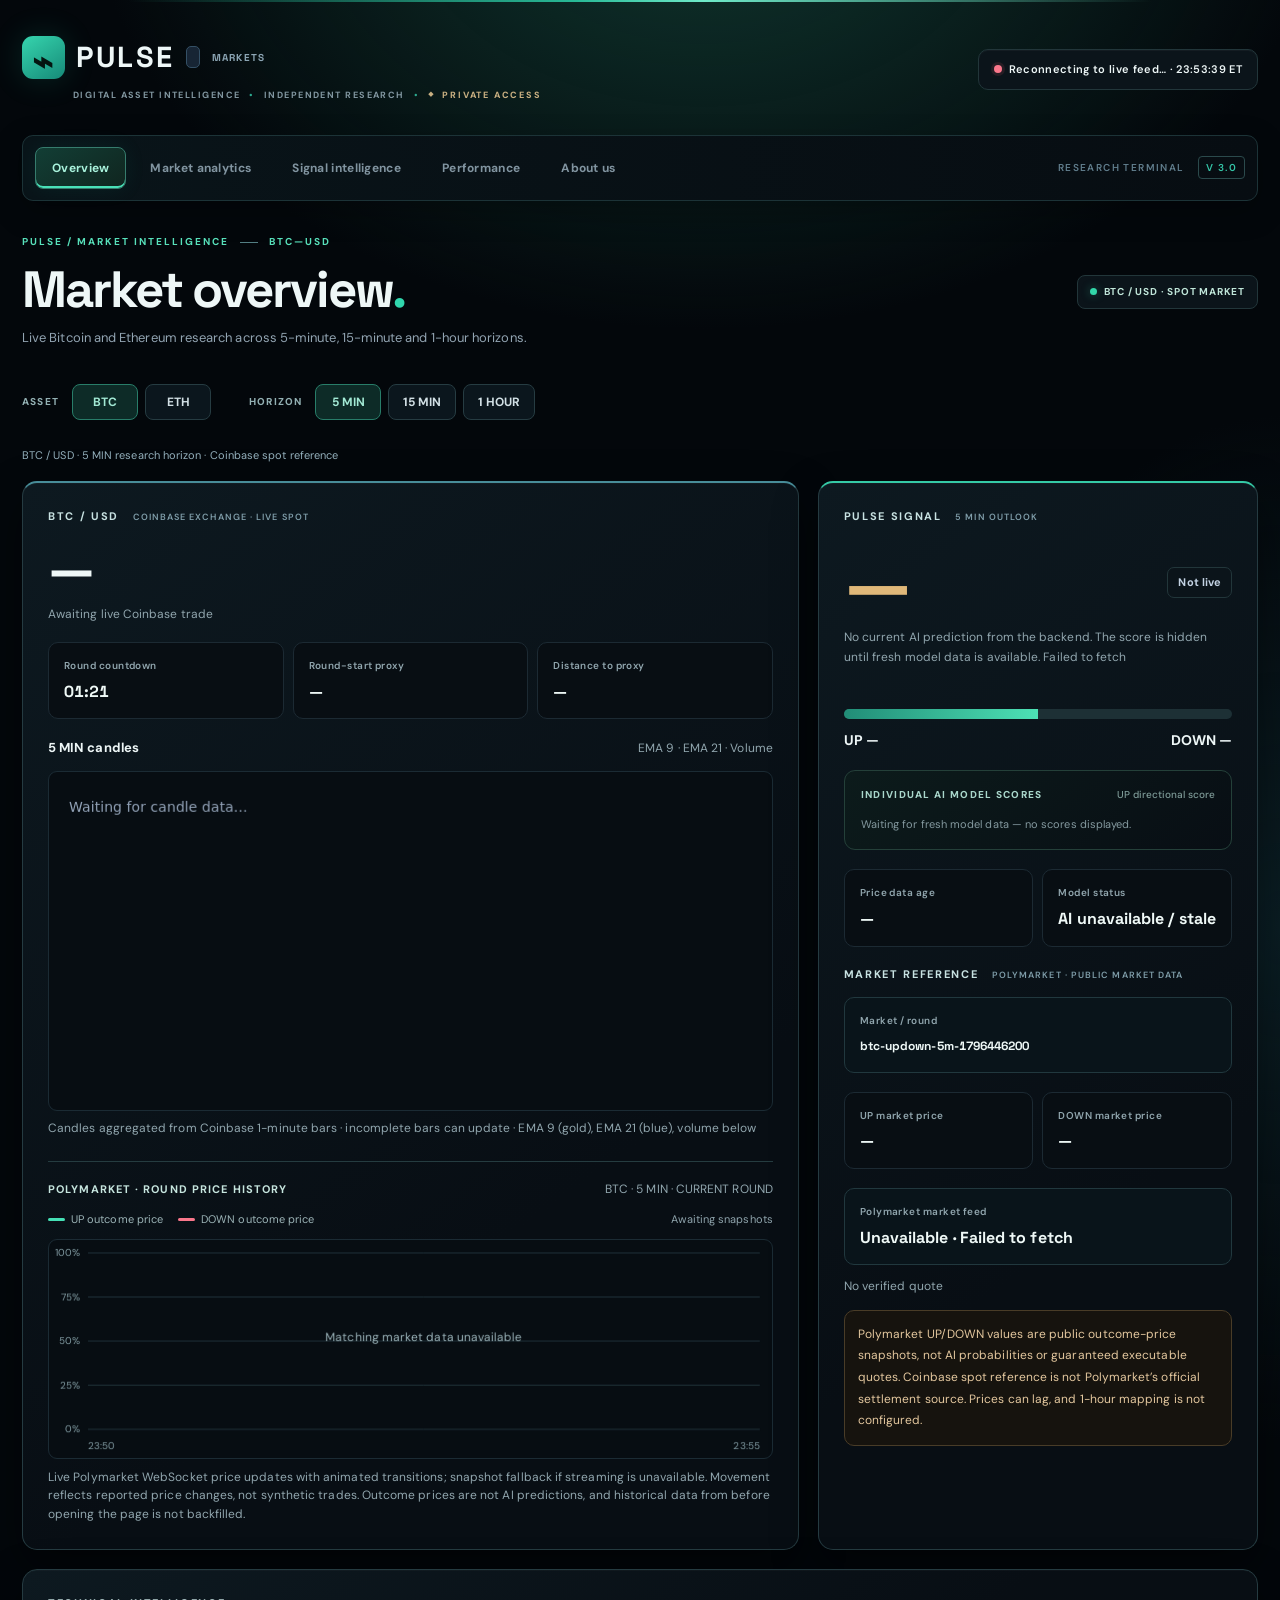
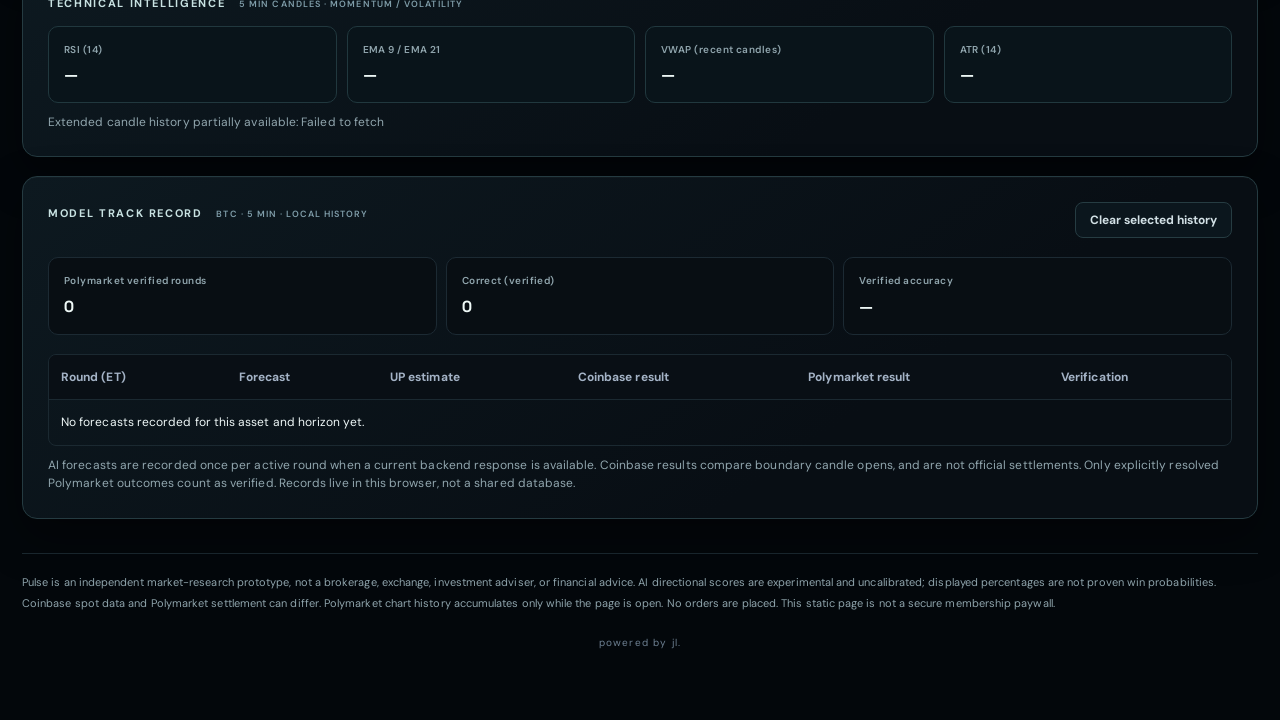
<file: pulse_ai_polymarket_realtime.html>
<!DOCTYPE html>
<!DOCTYPE html>

<html lang="en"><head><meta charset="utf-8"/><meta content="width=device-width,initial-scale=1" name="viewport"/><meta content="#090e17" name="theme-color"/><title>PULSE | Digital Asset Intelligence</title><style>
@import url('https://fonts.googleapis.com/css2?family=DM+Sans:wght@400;500;600;700;800&family=Space+Grotesk:wght@500;600;700&display=swap');
:root{color-scheme:dark;--bg:#080c13;--card:#101722;--line:#26303f;--muted:#8e9caf;--text:#eff4fb;--green:#21c995;--red:#fa6579;--gold:#e8b568}*{box-sizing:border-box}html{scroll-behavior:smooth}body{margin:0;background:radial-gradient(ellipse 75% 35% at 50% -15%,#162c41 0%,transparent 80%),var(--bg);color:var(--text);font:14px/1.55 'DM Sans',system-ui,-apple-system,Segoe UI,Arial}body:before{content:'';display:block;height:3px;background:linear-gradient(90deg,#0b1722,#22c996 45%,#3979b2 75%,#0b1722)}main{max-width:1320px;margin:auto;padding:22px 22px 64px}.top{display:flex;align-items:center;justify-content:space-between;flex-wrap:wrap;gap:16px;margin-bottom:25px;padding-bottom:22px;border-bottom:1px solid #243042}.brand{font-family:'Space Grotesk',system-ui;font-size:25px;font-weight:700;letter-spacing:-1.15px;display:flex;align-items:center;gap:10px}.brand b{display:inline-grid;place-items:center;width:38px;height:38px;border-radius:11px;background:linear-gradient(135deg,#20d49c,#136a70);color:#071611;font-size:25px;box-shadow:0 5px 24px #00b88c20}.brand span{border:1px solid #345065;background:#172534;color:#a4c8df;border-radius:5px;padding:2px 6px;font-size:10px!important;letter-spacing:1.2px!important}.small,.hint{font-size:12px;color:var(--muted)}.status{border:1px solid #314052;background:#131e2c;border-radius:9px;padding:9px 13px;font-size:12px;font-weight:600;white-space:nowrap}.dot{display:inline-block;width:8px;height:8px;border-radius:50%;background:var(--gold);margin-right:7px;box-shadow:0 0 0 3px #e8b5681b}.dot.good{background:var(--green);box-shadow:0 0 0 3px #21c9951c}.dot.bad{background:var(--red);box-shadow:0 0 0 3px #fa65791c}.eyebrow{color:#8b9bb0;font-size:11px;letter-spacing:1.8px;font-weight:800;text-transform:uppercase;margin-bottom:11px}.sectionhead{display:flex;justify-content:space-between;align-items:center;gap:12px;margin-bottom:17px}.sectionhead h1{font:700 clamp(22px,3.5vw,30px)/1.15 'Space Grotesk',sans-serif;letter-spacing:-.9px;margin:0}.sectionhead p{margin:6px 0 0;color:var(--muted);font-size:12px}.marketpill{border:1px solid #314052;background:#111c28;padding:8px 12px;border-radius:8px;font-size:11px;font-weight:700;color:#b9cbda}.grid{display:grid;grid-template-columns:minmax(0,1.5fr) minmax(320px,.85fr);gap:16px}.card{background:linear-gradient(155deg,#131d2a 0%,#101722 55%,#0e1520 100%);border:1px solid var(--line);border-radius:13px;padding:22px;min-width:0;box-shadow:0 14px 42px #00000020}.card h2{margin:0 0 14px;color:#98a8bd;font-size:11px;letter-spacing:1.65px;font-weight:800;text-transform:uppercase}.big{font:700 clamp(34px,5vw,53px)/1.15 'Space Grotesk',system-ui;letter-spacing:-1.9px;font-variant-numeric:tabular-nums;margin-bottom:5px}.subgrid{display:grid;grid-template-columns:repeat(3,minmax(0,1fr));gap:9px;margin:19px 0}.stat{background:#0b121c;border:1px solid #243143;border-radius:9px;padding:13px;min-width:0}.stat label{display:block;font-size:11px;color:var(--muted);margin-bottom:7px;font-weight:600}.stat strong{font:700 16px/1.35 'Space Grotesk',system-ui;font-variant-numeric:tabular-nums;overflow-wrap:anywhere}.chartbar,.line{display:flex;gap:7px;flex-wrap:wrap;align-items:center}.chartbar{justify-content:space-between;margin:18px 0 12px}.chartbar strong{font-size:13px}.btn{border:1px solid #35445a;border-radius:7px;background:#142033;color:#c9d8e9;padding:7px 12px;font-weight:700;font:700 12px 'DM Sans',sans-serif;cursor:pointer;transition:background .15s,border-color .15s}.btn:hover{background:#1c324a;border-color:#5b7794}.btn.selected{background:#1c423e;border-color:#2c947c;color:#75e5c3}canvas{display:block;width:100%;height:340px;background:linear-gradient(180deg,#0a111b,#0b131f);border:1px solid #233143;border-radius:9px;touch-action:pan-y}.signal{font:700 clamp(42px,6vw,72px)/1.15 'Space Grotesk',system-ui;letter-spacing:-2px}.up{color:var(--green)}.down{color:var(--red)}.warning{color:var(--gold)}.meter{height:9px;background:#283444;border-radius:99px;overflow:hidden;margin:17px 0 11px}.meter>div{height:100%;background:linear-gradient(90deg,#179d7d,#2fe1a9);width:50%;transition:width .25s}.flex{display:flex;justify-content:space-between;gap:10px;align-items:center}.tag{padding:6px 10px;border:1px solid #385069;background:#192635;border-radius:7px;font-size:11px;color:#c3d2e3;font-weight:700}.notice{margin-top:14px;border:1px solid #594831;background:#211e1b;padding:13px;border-radius:8px;color:#e3c79e;font-size:12px;line-height:1.65}.full{grid-column:1/-1}.tablewrap{overflow-x:auto;border:1px solid #253245;border-radius:8px}table{width:100%;border-collapse:collapse;font-size:12px;min-width:650px}th,td{padding:13px 12px;border-bottom:1px solid #253346;text-align:left}th{color:#a4b3c6;font-weight:700;background:#0b1420}tr:last-child td{border-bottom:0}.indicators{display:grid;grid-template-columns:repeat(4,minmax(0,1fr));gap:10px}.foot{margin-top:23px;padding-top:18px;border-top:1px solid #253143;color:var(--muted);font-size:11px;line-height:1.75}a{color:#83c5ef}#reason{min-height:65px;line-height:1.7}#direction{min-width:0}#confidence{text-align:right}.spacer{height:8px}.card:has(#direction){border-top:2px solid #2b987f}.card:has(#price){border-top:2px solid #477ea3}@media(max-width:850px){main{padding:16px 12px 50px}.grid{grid-template-columns:1fr}.full{grid-column:auto}.indicators{grid-template-columns:repeat(2,minmax(0,1fr))}canvas{height:290px}.card{padding:16px}.sectionhead{align-items:flex-start}.marketpill{display:none}}@media(max-width:420px){.brand{font-size:21px}.top{gap:10px}.status{font-size:11px}.subgrid{gap:6px}.stat{padding:9px}.stat strong{font-size:13px}.stat label{font-size:10px}.big{font-size:35px}.signal{font-size:48px}.sectionhead h1{font-size:23px}}

/* PULSE institutional visual system */
:root{--pulse:#35d7b1}
body{background:radial-gradient(ellipse at 80% -15%,#10252a 0%,transparent 48%),#080d14}
main{max-width:1450px}
.top{padding:9px 0 24px;margin-bottom:0;border-bottom:0}
.brand{font-family:'Space Grotesk',system-ui;letter-spacing:.065em;font-size:25px;font-weight:700;gap:11px}
.brand b.pulsemark{font-family:Georgia,serif;font-weight:700;font-size:35px;border-radius:9px;background:#28cda9;color:#041510;width:39px;height:39px;box-shadow:0 0 0 1px #53e3c145}
.brand-divider{height:22px;width:1px;background:#344756;margin:0 1px}
.brand .brand-unit{font-size:10px!important;letter-spacing:.2em;border:0;background:none;padding:0;color:#8ca5b4!important;font-weight:700}
.brand-sub{margin:7px 0 0 51px;font-size:9px;letter-spacing:.19em;font-weight:700;color:#718a9a}
.brand-dot{color:#31d5af;margin:0 7px}
.topnav{display:flex;align-items:center;gap:30px;border-top:1px solid #20303b;border-bottom:1px solid #20303b;padding:17px 0;margin-bottom:30px;color:#8093a2;font-size:12px;font-weight:600;letter-spacing:.015em}
.topnav>span{white-space:nowrap}.topnav .nav-active{color:#e6f6f4;position:relative}
.topnav .nav-active:after{content:'';height:2px;background:#2cd6ac;position:absolute;bottom:-18px;left:0;right:0}
.topnav .nav-right{margin-left:auto;font-size:10px;letter-spacing:.14em;color:#607d8c}
.version{border:1px solid #2b4a4c;color:#35c6a8;border-radius:4px;padding:4px 7px;margin-left:10px}
.sectionhead{margin-bottom:28px}
.sectionhead h1{font-size:clamp(30px,3.4vw,45px);letter-spacing:-1.7px;margin-top:10px;margin-bottom:7px}
.sectionhead p{font-size:13px;color:#92a4b2}
.headline-period{color:#30d6ad}
.eyebrow{font-size:10px;letter-spacing:.18em;color:#48cbaa;font-weight:700}
.eyebrow-line{display:inline-block;width:18px;height:1px;background:#537e83;vertical-align:middle;margin:0 7px}
.marketpill{background:#0f211f;border:1px solid #254e46;color:#c0e6d9;font-size:10px;font-weight:700;letter-spacing:.08em}
.market-bullet{display:inline-block;background:#32d7a9;width:7px;height:7px;border-radius:50%;margin-right:7px;box-shadow:0 0 10px #32d7a965}
.card{background:linear-gradient(150deg,#111c26,#0e1721);border:1px solid #253443;box-shadow:0 8px 35px #00000018}
.card h2{letter-spacing:.07em;font-size:12px;font-weight:700;color:#e7f2f6}
.source-label{font-size:9px;letter-spacing:.12em;color:#7f9da9;font-weight:600;margin-left:9px}
.stat{background:#0c1720;border-color:#243341}
.big{font-family:'Space Grotesk',system-ui;letter-spacing:-1.4px}
.foot{border-top:1px solid #263745;margin-top:34px;padding-top:18px;line-height:1.7}
@media(max-width:850px){.topnav{gap:18px;overflow-x:auto;scrollbar-width:none}.topnav .nav-right{display:none}}
@media(max-width:540px){.topnav{gap:20px;padding:14px 0;margin-bottom:22px;font-size:11px}.topnav .nav-active:after{bottom:-15px}.brand{font-size:22px}.brand-sub{font-size:8px;margin-left:49px}.source-label{display:block;margin:5px 0 0}.sectionhead h1{letter-spacing:-.8px}}

/* PULSE private-terminal visual refresh: darker, restrained, premium */
:root{--bg:#030508;--card:#090d13;--line:#1b2630;--muted:#82909c;--text:#eaf0f4;--green:#29cda8;--red:#ed6b7a;--gold:#cba46a}
html{background:#030508}
body{background:radial-gradient(ellipse 60% 28% at 50% -13%,#102020 0%,transparent 77%),#030508!important;color:var(--text)}
body:before{height:1px;background:linear-gradient(90deg,transparent,#26584f 50%,transparent)}
.top{border-bottom-color:#18242c}
.topnav{background:#05090e;border-top-color:#18242c;border-bottom-color:#18242c;color:#75858f}
.card{background:linear-gradient(150deg,#0d141b,#090e14 58%,#080c11)!important;border-color:#1b2931!important;box-shadow:0 14px 48px #0007!important}
.stat,.subgrid .stat{background:#080e13!important;border-color:#1c2a33!important}
.marketpill,.status,.tag{background:#0b141a!important;border-color:#22363a!important}
.btn{background:#0b161d!important;border-color:#263c42!important;color:#d2e0e5}
.btn.selected{background:#0d2b27!important;border-color:#287d69!important;color:#a2e9d4}
canvas{background:#070d12!important;border-color:#1b2b34!important}
.notice{background:#16130e!important;border-color:#493c27!important}
.tablewrap,th,td{border-color:#1b2931!important}th{background:#090f15!important}
.foot{border-top-color:#1b2931}
.brand b.pulsemark{background:linear-gradient(145deg,#36d5ae,#168a78)!important;box-shadow:0 0 0 1px #347d683d!important}
.brand-sub{display:flex;flex-wrap:wrap;align-items:center;gap:4px;line-height:1.8;color:#8297a1!important}
.brand-dot{margin:0 5px!important;color:#2ca88e!important}
.private-access{color:#c8af81;font-weight:800;letter-spacing:.2em;white-space:nowrap}
.private-access:before{content:'◆';font-size:7px;color:#c8af81;margin-right:7px;vertical-align:2px}
@media(max-width:520px){.brand-sub{margin-left:0!important;font-size:8px!important;letter-spacing:.13em!important}.brand-dot{margin:0 2px!important}.private-access{letter-spacing:.12em}}

.switches{display:flex;flex-wrap:wrap;gap:8px;align-items:center;margin:0 0 18px}.switches .btn{min-width:66px}.switch-label{font-size:10px;color:#82909c;letter-spacing:.12em;font-weight:800;margin-right:6px}.switch-group{display:flex;align-items:center;gap:7px;flex-wrap:wrap;margin-right:22px}.pill-note{font-size:11px;color:#95b1bd;margin-bottom:17px}.metric-list{display:grid;grid-template-columns:repeat(2,minmax(0,1fr));gap:10px}.grid .card{min-width:0}.market-pill-alt{color:#9ce8d1}.tag{white-space:normal;text-align:right}.foot a{color:#83c5ef}@media(max-width:540px){.switch-group{margin-right:0}.switches{gap:14px}.metric-list{grid-template-columns:1fr}.brand-unit{display:none!important}}

/* PULSE V3: private terminal sections */
.topnav{gap:8px;align-items:center}.nav-tab{appearance:none;background:transparent;border:1px solid transparent;border-radius:7px;padding:10px 15px;color:#8194a0;font:600 12px 'DM Sans',sans-serif;white-space:nowrap;cursor:pointer;transition:all .2s}.nav-tab:hover{color:#e7f7f3;background:#0d191d;border-color:#223b3e}.nav-tab.nav-active{background:#0d2724;border-color:#2d7667;color:#a9f2dc;box-shadow:inset 0 -2px #31d6ad}.topnav .nav-active:after{display:none}.terminal-panel[hidden],#overview-head[hidden]{display:none!important}.terminal-page{animation:panelIn .3s ease both}@keyframes panelIn{from{opacity:.4;transform:translateY(7px)}to{opacity:1;transform:translateY(0)}}.page-eyebrow,.vip-kicker{font-size:10px;letter-spacing:.21em;font-weight:800;color:#42cbaa}.page-title{font:700 clamp(32px,5vw,56px)/1.12 'Space Grotesk',sans-serif;letter-spacing:-2px;margin:14px 0}.page-title span{color:#34d3ad}.page-title em{font-style:normal;color:#3ed3ad}.page-lead{max-width:760px;color:#9eacb7;font-size:15px;line-height:1.85;margin:0 0 24px}.premium-rule{height:1px;background:linear-gradient(90deg,#31caa1,#274b50 55%,transparent);margin:25px 0}.terminal-grid{display:grid;grid-template-columns:repeat(3,minmax(0,1fr));gap:15px;margin:20px 0}.terminal-grid.twin{grid-template-columns:repeat(2,minmax(0,1fr))}.vip-card{background:linear-gradient(145deg,#111c23,#080d13 75%);border:1px solid #22363d;border-radius:13px;padding:25px;min-width:0;box-shadow:0 12px 35px #0005;position:relative;overflow:hidden}.vip-card:before{content:'';position:absolute;top:0;left:0;right:0;height:1px;background:linear-gradient(90deg,#39caa6,transparent 75%);opacity:.6}.vip-card h2{font:700 20px/1.3 'Space Grotesk',sans-serif;letter-spacing:-.4px;margin:13px 0 16px;color:#e7f3f3}.vip-card p{color:#9eacb7;line-height:1.85;font-size:13px}.vip-card .asset-head{display:flex;justify-content:space-between;gap:10px;align-items:center}.vip-card .asset-symbol{font:700 23px 'Space Grotesk',sans-serif;letter-spacing:-.6px}.vip-card .tiny-pill{font-size:9px;letter-spacing:.1em;color:#8ecdbd;border:1px solid #2a4b46;padding:5px 8px;border-radius:5px}.vip-card .signal-value{font:700 31px 'Space Grotesk',sans-serif;margin:17px 0 8px}.vip-card .metric-line{display:flex;justify-content:space-between;gap:12px;border-top:1px solid #203038;padding:10px 0;font-size:12px;color:#98aab4}.vip-card .metric-line strong{color:#e3eeee;font-weight:700;text-align:right}.vip-card .signal-value.up{color:#29cda8}.vip-card .signal-value.down{color:#ed6b7a}.vip-card .signal-value.neutral{color:#b7c3cc}.vip-card .card-action{margin-top:12px}.method-list>div{display:flex;justify-content:space-between;gap:12px;padding:14px 0;border-bottom:1px solid #213139}.method-list b{color:#e0eee9}.method-list span{color:#92a4af;text-align:right;font-size:12px}.note-card{margin:18px 0 28px}.about-hero{display:grid;grid-template-columns:1.25fr .75fr;gap:28px;align-items:center;padding:30px;border:1px solid #25463f;border-radius:15px;background:radial-gradient(ellipse at 80% 45%,#123a32 0%,#0c171b 45%,#080e13 100%);overflow:hidden}.about-hero h2{font:700 clamp(26px,3vw,39px)/1.18 'Space Grotesk',sans-serif;letter-spacing:-1px;margin:18px 0}.about-hero p{font-size:14px;color:#a8b9bd;line-height:1.9;max-width:670px}.about-chips{display:flex;flex-wrap:wrap;gap:8px;margin-top:20px}.about-chips span{border:1px solid #2d5a50;background:#0e2a26;border-radius:5px;padding:7px 10px;color:#a1e9d1;font-size:9px;font-weight:800;letter-spacing:.1em}.about-orbit{height:280px;display:grid;place-items:center;position:relative}.orbit{border:1px solid #2b927b;border-radius:50%;position:absolute;box-shadow:0 0 40px #1dd3a317}.orbit.outer{width:260px;height:260px;border-style:dashed;animation:orbitSpin 60s linear infinite}.orbit.inner{width:194px;height:194px;border-color:#39cba6;box-shadow:0 0 45px #1dd3a324,inset 0 0 40px #1dd3a313}.orbit-core{display:grid;place-items:center;background:linear-gradient(145deg,#3ae1b8,#0e846e);border-radius:24px;color:#021c18;width:100px;height:100px;font-size:83px;font-weight:900;box-shadow:0 0 65px #1dd3a34a}.orbit-caption{position:absolute;bottom:0;font-size:9px;letter-spacing:.25em;color:#81c3b3}@keyframes orbitSpin{to{transform:rotate(360deg)}}.feature-number{font:700 10px 'Space Grotesk',sans-serif;letter-spacing:.18em;color:#45caa6}.about-disclosure{margin:20px 0 32px}.vip-card button{cursor:pointer}.perf-good{color:#36d6a8}.perf-muted{color:#92a4af}.perf-warn{color:#e8b568}@media(max-width:1050px){.terminal-grid{grid-template-columns:repeat(2,minmax(0,1fr))}.about-hero{grid-template-columns:1fr .6fr}}@media(max-width:700px){.topnav{overflow-x:auto;flex-wrap:nowrap;padding:10px 0}.nav-tab{padding:9px 12px;font-size:11px}.terminal-grid,.terminal-grid.twin{grid-template-columns:1fr}.about-hero{grid-template-columns:1fr;padding:20px}.about-orbit{height:230px}.orbit.outer{width:210px;height:210px}.orbit.inner{width:160px;height:160px}.page-title{letter-spacing:-1px}.vip-card{padding:19px}}

/* PULSE V4 — AI intelligence terminal refinement */
:root{--bg:#03070b;--card:#0b1219;--line:#21343b;--muted:#91a6ae;--text:#eef7f7;--green:#45e0b5;--red:#fa778b;--gold:#e0b879}
html{scrollbar-color:#25463f #060c10}
body{background:radial-gradient(ellipse 60% 24% at 55% -5%,#10372f 0%,transparent 80%),radial-gradient(ellipse 30% 26% at 100% 40%,#0a1d23 0%,transparent 85%),#03070b!important;letter-spacing:.005em}
body:before{height:2px;background:linear-gradient(90deg,transparent 10%,#28b996 45%,#6feac9 55%,transparent 90%)}
main{max-width:1460px;padding-top:25px}
.top{padding:8px 0 26px}.brand{font-size:29px;letter-spacing:.075em}.brand b.pulsemark{width:43px;height:43px;border-radius:11px;box-shadow:0 0 32px #26d6aa28!important}
.brand-sub{font-size:9px!important;letter-spacing:.16em!important}.status{padding:11px 15px;border-radius:10px;font-size:11px;letter-spacing:.03em;box-shadow:inset 0 1px #ffffff09}
.topnav{position:relative;margin-top:6px;padding:11px 12px;gap:7px;border:1px solid #1c3337;border-radius:11px;background:linear-gradient(90deg,#091419,#070d12)!important;box-shadow:0 10px 30px #0004}
.nav-tab{padding:12px 16px;border-radius:8px;font-weight:700;letter-spacing:.025em}.nav-tab.nav-active{background:linear-gradient(145deg,#123e35,#10251f);border-color:#367c6d;box-shadow:inset 0 -2px #49e1b8,0 0 22px #19cba313}
.nav-tab:focus-visible,.btn:focus-visible{outline:2px solid #63e4c2;outline-offset:3px}
.sectionhead{margin-top:33px}.sectionhead h1{font-size:clamp(35px,4vw,51px);letter-spacing:-2.1px}.sectionhead p{font-size:13px;line-height:1.8}
.eyebrow,.page-eyebrow,.vip-kicker{color:#58e1bb;letter-spacing:.2em}.page-title{font-size:clamp(38px,5.5vw,67px);letter-spacing:-2.7px;margin:15px 0 16px}.page-lead{font-size:15px;line-height:1.9;color:#b2c4c9}
.switches{margin-bottom:21px}.switch-group{padding:6px 8px 6px 0}.switch-label{color:#93b0b3}.btn{padding:9px 14px;border-radius:8px;transition:transform .18s,border-color .18s,background .18s}.btn:hover{transform:translateY(-1px)}
.grid{gap:19px}.card,.vip-card{border-radius:15px!important;background:linear-gradient(145deg,#0d1920,#080e14 68%)!important;border:1px solid #253b41!important;box-shadow:0 18px 45px #0006,inset 0 1px #ffffff06!important}
.card{padding:25px}.card h2{font-size:11px;letter-spacing:.15em;color:#c8e2e2}.card:has(#direction){border-top:2px solid #35caa6!important}.card:has(#price){border-top:2px solid #488d99!important}
.stat{border-radius:10px;padding:15px!important;background:#09141a!important;border:1px solid #21383e!important}.stat label{font-size:10px;letter-spacing:.045em}.stat strong{color:#eff9f7}
.signal{font-size:clamp(50px,6vw,78px)}.meter{height:10px;background:#1d3035}.meter>div{background:linear-gradient(90deg,#218d77,#4de1b5)}.notice{border-radius:10px;line-height:1.8}
.vip-card{padding:27px}.vip-card:before{height:2px;background:linear-gradient(90deg,#43e4b7,transparent 75%)}.vip-card h2{font-size:21px}.vip-card p{color:#a9bfc4}.vip-card .signal-value{font-size:37px;letter-spacing:-1.1px}
.vip-card .metric-line{padding:12px 0;border-bottom:1px solid #1d3439;border-top:0}.vip-card .metric-line:last-of-type{border-bottom:0}.vip-card .tiny-pill{border-radius:6px}
.premium-rule{background:linear-gradient(90deg,#3de2b5,#1d4545 50%,transparent)}
.ai-hero{position:relative;overflow:hidden;display:grid;grid-template-columns:minmax(0,1.25fr) minmax(280px,.75fr);gap:32px;align-items:center;padding:38px;border:1px solid #2d6559;border-radius:18px;background:radial-gradient(ellipse at 85% 45%,#155548 0%,#0d2525 38%,#071016 78%);box-shadow:0 22px 70px #0007}
.ai-hero:after{content:'';position:absolute;inset:0;pointer-events:none;background:linear-gradient(110deg,transparent 60%,#7fffe006 80%,transparent)}
.ai-hero h2{font:700 clamp(32px,3.6vw,49px)/1.14 'Space Grotesk',sans-serif;letter-spacing:-1.7px;margin:18px 0}.ai-hero h2 span{color:#56e5bd}.ai-hero p{max-width:660px;color:#bbced0;font-size:14px;line-height:1.95}
.ai-chiprow{display:flex;flex-wrap:wrap;gap:9px;margin-top:23px}.ai-chip{padding:8px 11px;border:1px solid #32675b;border-radius:6px;background:#12342d;color:#a9f4dc;font-size:10px;font-weight:800;letter-spacing:.09em}
.ai-core{display:grid;grid-template-columns:repeat(2,1fr);gap:11px;position:relative;z-index:1}.ai-core .ai-number{padding:20px 14px;border:1px solid #3a6a60;border-radius:12px;background:#071a1bbf;text-align:center}.ai-core strong{display:block;font:700 39px 'Space Grotesk',sans-serif;color:#5aebc2;line-height:1.2}.ai-core span{display:block;font-size:10px;letter-spacing:.11em;color:#b4d2cc;margin-top:6px;font-weight:700}
.ai-section-label{margin:34px 0 12px;font:700 11px 'DM Sans',sans-serif;letter-spacing:.2em;color:#5ae2bc}.ai-explainer{display:grid;grid-template-columns:repeat(3,minmax(0,1fr));gap:15px}.ai-explainer .vip-card h2{margin:12px 0}.ai-explainer .feature-number{font-size:11px;color:#65e7c2}
.ai-models{display:grid;grid-template-columns:repeat(2,minmax(0,1fr));gap:12px;margin:16px 0 25px}.ai-models .ai-model{padding:18px;border:1px solid #25433f;border-radius:11px;background:#0b181b}.ai-model strong{display:block;color:#eaf7f3;font:700 17px 'Space Grotesk',sans-serif}.ai-model small{display:block;margin-top:6px;color:#a2bbb9;font-size:12px;line-height:1.7}.ai-model .model-tag{float:right;font-size:10px;color:#73e7c6;border:1px solid #36695e;padding:4px 7px;border-radius:5px}
.ai-disclosure{border-left:3px solid #d2ae77;background:#161711;border-radius:0 12px 12px 0;padding:23px 25px;margin:25px 0 30px}.ai-disclosure h2{margin:0 0 10px;font:700 19px 'Space Grotesk',sans-serif}.ai-disclosure p{color:#c5c5b7;line-height:1.85;font-size:13px}
.foot{line-height:1.95;color:#8ea3ab}
@media(max-width:900px){.ai-hero{grid-template-columns:1fr}.ai-core{max-width:520px}.ai-explainer{grid-template-columns:1fr 1fr}}
@media(max-width:700px){main{padding:14px 12px 50px}.topnav{border-radius:9px;padding:8px;gap:4px}.nav-tab{padding:10px 12px}.ai-hero{padding:23px;gap:22px}.ai-hero h2{font-size:34px}.ai-explainer,.ai-models{grid-template-columns:1fr}.card{padding:17px}.vip-card{padding:21px}.page-title{letter-spacing:-1.4px}.sectionhead h1{letter-spacing:-1px}}
@media(prefers-reduced-motion:reduce){*,*:before,*:after{animation-duration:.01ms!important;transition-duration:.01ms!important;scroll-behavior:auto!important}}

/* PULSE V5: individual ensemble score bars */
.ensemble-breakdown{margin:18px 0 19px;padding:16px;border:1px solid #244039;border-radius:11px;background:linear-gradient(140deg,#0c1b1b,#080e14)}
.ensemble-heading{display:flex;justify-content:space-between;align-items:center;gap:10px;margin-bottom:13px;font-size:10px;font-weight:800;letter-spacing:.13em;color:#a9d7cb;text-transform:uppercase}
.ensemble-heading small{font-size:10px;letter-spacing:0;color:#7e9b98;font-weight:500;text-transform:none}
.ensemble-row{margin:11px 0}.ensemble-row-top{display:flex;justify-content:space-between;align-items:center;gap:8px;margin-bottom:6px;font-size:11px;color:#b4c9c8}.ensemble-row-top strong{color:#e4f3ee;font-variant-numeric:tabular-nums}
.ensemble-track{height:7px;border-radius:20px;background:#38252d;overflow:hidden}.ensemble-fill{height:100%;border-radius:20px;background:linear-gradient(90deg,#168f7c,#35dab0);transition:width .35s ease}
.ensemble-empty{font-size:11px;color:#84999f;line-height:1.65}.ensemble-legend{display:flex;justify-content:space-between;gap:8px;font-size:10px;color:#829ca0;margin-top:11px}
.ensemble-card{margin-top:14px;border-top:1px solid #22343b;padding-top:13px}.ensemble-card .ensemble-breakdown{margin:0;padding:13px;background:#081316}.ensemble-card .ensemble-heading{flex-wrap:wrap}

/* Polymarket outcome price chart */
.poly-chart-section{margin-top:24px;padding-top:18px;border-top:1px solid #253c40}.poly-chart-section .chartbar{margin:0 0 12px}.poly-chart-section .chartbar strong{font-size:11px;letter-spacing:.1em;color:#c6e5de}.poly-chart-legend{display:flex;flex-wrap:wrap;gap:15px;align-items:center;color:#9cb4b7;font-size:11px;margin-bottom:11px}.poly-chart-legend i{display:inline-block;width:17px;height:3px;vertical-align:middle;margin-right:6px;border-radius:3px}.poly-legend-up{background:#45e0b5}.poly-legend-down{background:#fa778b}#polyChart{height:220px}#polyChartLast{margin-left:auto;color:#8fa4ac}@media(max-width:540px){#polyChart{height:190px}#polyChartLast{margin-left:0}}
/* Highlight the final 59 seconds of the active round. */
#timer.timer-urgent{color:#ff526b!important;text-shadow:0 0 14px rgba(255,82,107,.22);font-variant-numeric:tabular-nums}
</style></head><body><main>
<header class="top"><div><div class="brand"><b class="pulsemark">⌁</b> PULSE <span class="brand-divider"></span><span class="brand-unit">MARKETS</span></div><div class="small brand-sub">DIGITAL ASSET INTELLIGENCE <span class="brand-dot">•</span> INDEPENDENT RESEARCH <span class="brand-dot">•</span> <span class="private-access">PRIVATE ACCESS</span></div></div><div class="status"><span class="dot" id="dot"></span><span id="connection">Connecting…</span> · <span id="clock">--:--:--</span> ET</div></header>
<nav aria-label="Terminal sections" class="topnav"><button aria-selected="true" class="nav-tab nav-active" data-panel="overview" type="button">Overview</button><button aria-selected="false" class="nav-tab" data-panel="analytics" type="button">Market analytics</button><button aria-selected="false" class="nav-tab" data-panel="signals" type="button">Signal intelligence</button><button aria-selected="false" class="nav-tab" data-panel="performance" type="button">Performance</button><button aria-selected="false" class="nav-tab" data-panel="about" type="button">About us</button><span class="nav-right">RESEARCH TERMINAL <span class="version">V 3.0</span></span></nav>
<div class="sectionhead" id="overview-head"><div><div class="eyebrow">PULSE / MARKET INTELLIGENCE <span class="eyebrow-line"></span> <span id="eyebrowPair">BTC—USD</span></div><h1>Market overview<span class="headline-period">.</span></h1><p>Live Bitcoin and Ethereum research across 5-minute, 15-minute and 1-hour horizons.</p></div><div class="marketpill"><span class="market-bullet"></span><span id="marketPill">BTC / USD · SPOT MARKET</span></div></div>
<div aria-label="Market and forecast timeframe" class="switches"><div class="switch-group"><span class="switch-label">ASSET</span><button aria-pressed="true" class="btn selected" data-asset="BTC">BTC</button><button aria-pressed="false" class="btn" data-asset="ETH">ETH</button></div><div class="switch-group"><span class="switch-label">HORIZON</span><button aria-pressed="true" class="btn selected" data-horizon="300">5 MIN</button><button aria-pressed="false" class="btn" data-horizon="900">15 MIN</button><button aria-pressed="false" class="btn" data-horizon="3600">1 HOUR</button></div></div>
<div class="pill-note" id="scope">BTC / USD · 5-minute research horizon · Coinbase spot reference</div>
<section class="grid terminal-panel" id="overview-panel">
<article class="card"><h2><span id="priceTitle">BTC / USD</span> <span class="source-label">COINBASE EXCHANGE · LIVE SPOT</span></h2><div class="big" id="price">Loading…</div><div class="small" id="lastTick">Awaiting live market data</div><div class="subgrid"><div class="stat"><label>Round countdown</label><strong id="timer">--:--</strong></div><div class="stat"><label>Round-start proxy</label><strong id="start">—</strong></div><div class="stat"><label>Distance to proxy</label><strong id="distance">—</strong></div></div><div class="chartbar"><strong id="chartTitle">5-minute candles</strong><span class="small">EMA 9 · EMA 21 · Volume</span></div><canvas aria-label="Candlestick chart" id="chart"></canvas><div class="small" id="chartCaption" style="margin-top:8px">Candles use Coinbase data; incomplete bars may update.</div>
<div class="poly-chart-section"><div class="chartbar"><strong>POLYMARKET · ROUND PRICE HISTORY</strong><span class="small" id="polyChartRound">Matching market · checking…</span></div><div class="poly-chart-legend"><span><i class="poly-legend-up"></i>UP outcome price</span><span><i class="poly-legend-down"></i>DOWN outcome price</span><span id="polyChartLast">Awaiting snapshots</span></div><canvas id="polyChart" aria-label="Polymarket UP and DOWN outcome price history"></canvas><div class="small" id="polyChartCaption" style="margin-top:9px">Live Polymarket WebSocket price updates with animated transitions; snapshot fallback if streaming is unavailable. Movement reflects reported price changes, not synthetic trades. Outcome prices are not AI predictions, and historical data from before opening the page is not backfilled.</div></div></article>
<article class="card"><h2>PULSE SIGNAL <span class="source-label" id="signalTitle">5-MINUTE OUTLOOK</span></h2><div class="flex"><div class="signal warning" id="direction">—</div><span class="tag" id="confidence">Waiting for data</span></div><div class="small" id="reason">Connecting to Coinbase and loading historical candles.</div><div class="meter"><div id="meter" style="width:50%"></div></div><div class="flex"><strong id="pup">UP —</strong><strong id="pdown">DOWN —</strong></div><div class="ensemble-breakdown" id="overview-ensemble"><div class="ensemble-heading">Individual AI model scores <small>UP direction</small></div><div class="ensemble-empty">Awaiting fresh AI model data…</div></div><div class="subgrid" style="grid-template-columns:repeat(2,1fr)"><div class="stat"><label>Price data age</label><strong id="age">—</strong></div><div class="stat"><label>Model status</label><strong id="modelStatus">Waiting</strong></div></div><h2>MARKET REFERENCE <span class="source-label">POLYMARKET · PUBLIC MARKET DATA</span></h2><div class="stat"><label>Market / round</label><strong id="roundName" style="font-size:12px;overflow-wrap:anywhere">Checking…</strong></div><div class="subgrid" style="grid-template-columns:repeat(2,1fr)"><div class="stat"><label>UP market price</label><strong id="marketUp">—</strong></div><div class="stat"><label>DOWN market price</label><strong id="marketDown">—</strong></div></div><div class="stat"><label>Polymarket market feed</label><strong id="chainlink">Checking market…</strong></div><div class="flex" style="margin-top:12px;flex-wrap:wrap"><span class="small" id="polyUpdated">Not yet updated</span><a id="polyLink" href="https://polymarket.com" target="_blank" rel="noopener noreferrer" hidden>View on Polymarket ↗</a></div><div class="notice" id="caution">Polymarket UP/DOWN values are public outcome-price snapshots, not AI probabilities or guaranteed executable quotes. Coinbase spot reference is not Polymarket’s official settlement source. Prices can lag, and 1-hour mapping is not configured.</div></article>
<article class="card full"><h2>TECHNICAL INTELLIGENCE <span class="source-label" id="indicatorSource">5-MINUTE CANDLES · MOMENTUM / VOLATILITY</span></h2><div class="indicators"><div class="stat"><label>RSI (14)</label><strong id="rsi">—</strong></div><div class="stat"><label>EMA 9 / EMA 21</label><strong id="ema">—</strong></div><div class="stat"><label>VWAP (recent candles)</label><strong id="vwap">—</strong></div><div class="stat"><label>ATR (14)</label><strong id="atr">—</strong></div></div><div class="small" id="diagnostic" style="margin-top:10px">Loading candle history…</div></article>
<article class="card full"><div class="flex"><h2>MODEL TRACK RECORD <span class="source-label" id="historySource">BTC · 5 MIN · LOCAL HISTORY</span></h2><button class="btn" id="clear">Clear selected history</button></div><div class="subgrid"><div class="stat"><label>Polymarket verified rounds</label><strong id="verified">0</strong></div><div class="stat"><label>Correct (verified)</label><strong id="wins">0</strong></div><div class="stat"><label>Verified accuracy</label><strong id="accuracy">—</strong></div></div><div class="tablewrap"><table><thead><tr><th>Round (ET)</th><th>Forecast</th><th>UP estimate</th><th>Coinbase result</th><th>Polymarket result</th><th>Verification</th></tr></thead><tbody id="history"></tbody></table></div><div class="small" style="margin-top:10px">AI forecasts are recorded once per active round when a current backend response is available. Coinbase results compare boundary candle opens, and are not official settlements. Only explicitly resolved Polymarket outcomes count as verified. Records live in this browser, not a shared database.</div></article>
</section><section class="terminal-page terminal-panel" hidden="" id="about-panel"><div class="page-eyebrow">PULSE / AI-POWERED MARKET INTELLIGENCE</div><h1 class="page-title">The intelligence behind <em>the signal.</em></h1><p class="page-lead">PULSE combines live digital-asset market data with experimental trained machine-learning models to make short-duration BTC and ETH research clearer, faster and more transparent.</p><div class="premium-rule"></div><section aria-label="PULSE AI overview" class="ai-hero"><div><div class="vip-kicker">INTRODUCING / PULSE AI</div><h2>Built to read the market <span>one move ahead.</span></h2><p>Our AI-powered intelligence engine analyzes Bitcoin and Ethereum market behavior across three short-term horizons. Rather than relying on a single indicator, PULSE brings together multiple trained models, current Coinbase market information and transparent research context in one focused terminal.</p><p>Each signal reports an UP or DOWN directional score, its underlying model outputs and the freshness of its data. The goal is informed research—not artificial certainty.</p><div class="ai-chiprow"><span class="ai-chip">TRAINED ML ENSEMBLES</span><span class="ai-chip">BTC + ETH</span><span class="ai-chip">LIVE API-POWERED SCORES</span><span class="ai-chip">TRANSPARENT LIMITATIONS</span></div></div><div class="ai-core"><div class="ai-number"><strong>06</strong><span>MODEL CONFIGURATIONS</span></div><div class="ai-number"><strong>03</strong><span>FORECAST HORIZONS</span></div><div class="ai-number"><strong>02</strong><span>DIGITAL ASSETS</span></div><div class="ai-number"><strong>03</strong><span>ENSEMBLE METHODS</span></div></div></section><div class="ai-section-label">THE INTELLIGENCE STACK</div><div class="ai-explainer"><article class="vip-card"><div class="feature-number">01 / INGEST</div><h2>Market data in motion</h2><p>Coinbase BTC and ETH spot candles and live pricing provide the market context. PULSE separately displays momentum, trend and volatility indicators so users can see more than the directional label.</p></article><article class="vip-card"><div class="feature-number">02 / INFER</div><h2>Three-model ensemble</h2><p>Each asset-and-horizon configuration combines outputs from logistic regression, random forest and gradient boosting. These models can identify different statistical patterns in historical price behavior.</p></article><article class="vip-card"><div class="feature-number">03 / INTERPRET</div><h2>Signal with context</h2><p>The terminal presents directional scores, model agreement, data freshness and a separate record of subsequent outcomes. Unavailable or stale AI data is marked rather than presented as a fresh signal.</p></article></div><article class="vip-card" style="margin:22px 0 28px"><div class="feature-number">TRANSPARENCY / MODEL-BY-MODEL</div><h2>See what every AI predicts.</h2><p>Every BTC and ETH UP/DOWN outlook features a combined ensemble score and three individual score bars beneath it: logistic regression, random forest and gradient boosting. Each bar shows that model’s own UP directional score, alongside its complementary DOWN score, so you can compare model agreement and disagreement instead of relying on one headline number.</p><p>These are experimental, uncalibrated directional scores—not verified probabilities, guaranteed outcomes or Polymarket settlement forecasts. If model data is stale or unavailable, PULSE hides the scores rather than implying the prediction is current.</p></article><article class="vip-card" style="margin:0 0 26px"><div class="feature-number">MARKET CONTEXT / POLYMARKET</div><h2>Compare AI intelligence with market prices.</h2><p>For matching 5-minute and 15-minute BTC/ETH rounds, PULSE requests public Polymarket UP and DOWN outcome-price snapshots and links to the source event. These are separate from the AI ensemble’s directional scores and are not verified odds or guaranteed executable prices. If a matching round cannot be confirmed, its prices are left blank. Hourly Polymarket mapping is not yet supported.</p></article><div class="ai-section-label">SIX CONFIGURATIONS / TWO ASSETS</div><div class="ai-models"><div class="ai-model"><span class="model-tag">BTC / USD</span><strong>Bitcoin intelligence</strong><small>Dedicated trained configurations for 5-minute, 15-minute and 60-minute UP/DOWN research.</small></div><div class="ai-model"><span class="model-tag">ETH / USD</span><strong>Ethereum intelligence</strong><small>Dedicated trained configurations for 5-minute, 15-minute and 60-minute UP/DOWN research.</small></div></div><div class="ai-section-label">INSIDE THE ENSEMBLE</div><div class="ai-explainer"><article class="vip-card"><div class="feature-number">MODEL / 01</div><h2>Logistic regression</h2><p>A statistical baseline that estimates directional tendencies from learned relationships in the training features.</p></article><article class="vip-card"><div class="feature-number">MODEL / 02</div><h2>Random forest</h2><p>An ensemble of decision trees that can capture nonlinear relationships and interactions in market features.</p></article><article class="vip-card"><div class="feature-number">MODEL / 03</div><h2>Gradient boosting</h2><p>A sequential tree-based method designed to learn complex patterns by improving on earlier model errors.</p></article></div><div class="ai-section-label">DESIGNED FOR CLARITY</div>
</section><section class="terminal-page terminal-panel" hidden="" id="performance-panel"><div class="page-eyebrow">PULSE / AUDIT TRAIL</div><h1 class="page-title">Performance<span>.</span></h1><p class="page-lead">A transparent look at locally recorded forecasts, separated by asset, horizon and outcome source.</p><div class="premium-rule"></div><div class="terminal-grid" id="performance-cards"></div><article class="vip-card"><div class="vip-kicker">RECENT RESEARCH / LOCAL RECORDS</div><h2>Prediction ledger</h2><div class="tablewrap"><table><thead><tr><th>Recorded (ET)</th><th>Market</th><th>Horizon</th><th>Forecast</th><th>Coinbase proxy</th><th>Verified Polymarket</th></tr></thead><tbody id="performance-ledger"></tbody></table></div><p class="small" style="margin-top:14px">Records are saved in this browser only, not synchronized across devices. Verified counts include only explicit resolved Polymarket results; Coinbase spot outcomes are not interchangeable with settlement.</p></article></section><section class="terminal-page terminal-panel" hidden="" id="signals-panel"><div class="page-eyebrow">PULSE / DIRECTIONAL ENGINE</div><h1 class="page-title">Signal intelligence<span>.</span></h1><p class="page-lead">Six experimental trained AI research views. Scores refresh from the PULSE backend; unavailable or stale model data stays clearly marked.</p><div class="premium-rule"></div><div class="terminal-grid" id="signal-cards"></div><div class="vip-card note-card"><div class="vip-kicker">MODEL TRANSPARENCY</div><h2>Research, not certainty.</h2><p>UP/DOWN scores come from experimental trained models and are uncalibrated. A displayed 65% estimate does not establish a 65% historical win rate. Results may differ from third-party market settlements.</p></div></section><section class="terminal-page terminal-panel" hidden="" id="analytics-panel"><div class="page-eyebrow">PULSE / QUANTITATIVE RESEARCH</div><h1 class="page-title">Market analytics<span>.</span></h1><p class="page-lead">An AI-supported multi-horizon research terminal for BTC and ETH. Compare live market conditions, technical momentum and volatility without leaving your workspace.</p><div class="premium-rule"></div><div class="terminal-grid" id="analytics-cards"></div><div class="terminal-grid twin"><article class="vip-card"><div class="vip-kicker">METHODOLOGY / INDICATORS</div><h2>Market indicators alongside the AI</h2><div class="method-list"><div><b>RSI 14</b><span>Relative momentum of recent candle closes</span></div><div><b>EMA 9 / EMA 21</b><span>Short and intermediate trend comparison</span></div><div><b>VWAP</b><span>Volume-weighted reference across recent candles</span></div><div><b>ATR 14</b><span>Recent volatility and range estimates</span></div></div></article><article class="vip-card"><div class="vip-kicker">RESEARCH / IMPORTANT CONTEXT</div><h2>Understand the signal</h2><p>Directional scores come from experimental AI models trained on Coinbase market data. They are not validated trading forecasts, financial advice or guarantees. Live predictions appear only when sufficient recent data is available.</p><p>Polymarket market outcomes are shown as verified only after the relevant market explicitly resolves. Coinbase price comparisons are separate spot-market proxies.</p></article></div></section><div class="foot">Pulse is an independent market-research prototype, not a brokerage, exchange, investment adviser, or financial advice. AI directional scores are experimental and uncalibrated; displayed percentages are not proven win probabilities. Coinbase spot data and Polymarket settlement can differ. Polymarket chart history accumulates only while the page is open. No orders are placed. This static page is not a secure membership paywall.</div><div style="text-align:center;font-size:10px;color:#6e8193;letter-spacing:.12em;margin:20px 0 6px">powered by jl.</div></main><script>
'use strict';
const $=id=>document.getElementById(id);
const fmt=(n,asset=selectedAsset)=>Number.isFinite(n)?'$'+n.toLocaleString('en-US',{minimumFractionDigits:2,maximumFractionDigits:asset==='ETH'?2:2}):'—';
const pct=n=>Number.isFinite(n)?(n*100).toFixed(1)+'%':'—';
const horizons={300:'5 MIN',900:'15 MIN',3600:'1 HOUR'};
const assets={BTC:{product:'BTC-USD',label:'Bitcoin'},ETH:{product:'ETH-USD',label:'Ethereum'}};
const state={BTC:{price:NaN,lastTick:0,candles:[],trades:[],loading:false,roundLookups:{}},ETH:{price:NaN,lastTick:0,candles:[],trades:[],loading:false,roundLookups:{}}};
let selectedAsset='BTC',horizon=300,ws=null,retry=0,retryTimer=null,fetchingOutcomes=false;
const historyKey='pulse-multi-asset-history-v2';let history=[];
try{history=JSON.parse(localStorage.getItem(historyKey)||'[]');if(!Array.isArray(history))history=[]}catch{history=[]}
// Preserve old BTC five-minute records without reinterpreting their existing verification status.
try{if(!localStorage.getItem('pulse-v2-migrated')){const old=JSON.parse(localStorage.getItem('btc-pulse-pro-history-v1')||'[]');if(Array.isArray(old)){for(const row of old){if(row.round&&!history.some(x=>x.asset==='BTC'&&x.horizon===300&&x.round===String(row.round))){history.push({...row,asset:'BTC',horizon:300,round:String(row.round),slug:row.slug||'btc-updown-5m-'+Number(row.round)*300})}}}localStorage.setItem('pulse-v2-migrated','1');save()}}catch{}
const et=t=>new Intl.DateTimeFormat('en-US',{timeZone:'America/New_York',hour:'2-digit',minute:'2-digit',second:'2-digit',hour12:false}).format(new Date(t));
const etShort=t=>new Intl.DateTimeFormat('en-US',{timeZone:'America/New_York',month:'short',day:'numeric',hour:'2-digit',minute:'2-digit',hour12:false}).format(new Date(t));
const bucket=(t,seconds)=>Math.floor(t/(seconds*1000))*seconds*1000;
const roundId=(t,seconds)=>String(Math.floor(t/(seconds*1000)));
function status(msg,kind=''){$('connection').textContent=msg;$('dot').className='dot '+kind}
function save(){history=history.slice(-400);try{localStorage.setItem(historyKey,JSON.stringify(history))}catch{}renderHistory()}
function rowsFor(asset=selectedAsset,seconds=horizon){const data=state[asset].candles;if(seconds===60)return data.slice(-150);const map=new Map();for(const x of data){const t=bucket(x.t,seconds);let c=map.get(t);if(!c){c={...x,t};map.set(t,c)}else{c.h=Math.max(c.h,x.h);c.l=Math.min(c.l,x.l);c.c=x.c;c.v+=x.v}}return [...map.values()].sort((a,b)=>a.t-b.t).slice(-150)}
function roundStart(asset=selectedAsset,seconds=horizon){const now=Date.now(),t=bucket(now,seconds);const c=rowsFor(asset,seconds).find(x=>x.t===t);return c?.o??NaN}
function ema(vals,n){if(!vals.length)return NaN;let e=vals[0],k=2/(n+1);for(let i=1;i<vals.length;i++)e=vals[i]*k+e*(1-k);return e}
function indicators(asset=selectedAsset,seconds=horizon){const c=rowsFor(asset,seconds).slice(-110);if(c.length<22)return null;const closes=c.map(x=>x.c),diffs=closes.slice(1).map((v,i)=>v-closes[i]);const d=diffs.slice(-14),g=d.reduce((s,v)=>s+Math.max(v,0),0)/14,l=d.reduce((s,v)=>s+Math.max(-v,0),0)/14;const rsi=l===0?(g===0?50:100):100-100/(1+g/l);const e9=ema(closes,9),e21=ema(closes,21);const last=c.slice(-30),vol=last.reduce((s,x)=>s+x.v,0),vwap=vol?last.reduce((s,x)=>s+(x.h+x.l+x.c)/3*x.v,0)/vol:NaN;const trs=c.slice(-14).map((x,i)=>{const prev=c[c.length-15+i]?.c??x.o;return Math.max(x.h-x.l,Math.abs(x.h-prev),Math.abs(x.l-prev))});const atr=trs.reduce((a,b)=>a+b,0)/trs.length;return{rsi,e9,e21,vwap,atr}}
// Predictions come exclusively from the separate experimental Python backend.
const PULSE_AI_URL='https://pulse-ai-backend-ku6i.onrender.com';
const aiPredictions={};
const AI_FETCH_MAX_AGE_MS=90000;
function aiKey(asset,seconds){return asset+':'+(seconds/60)}
function model(asset=selectedAsset,seconds=horizon){
  const item=aiPredictions[aiKey(asset,seconds)];
  if(!item||!item.data||Date.now()-item.received>AI_FETCH_MAX_AGE_MS)return null;
  const d=item.data;
  const candleMs=Date.parse(d.candle_time);
  const reportedAge=Number(d.data_age_seconds);
  const elapsed=(Date.now()-item.received)/1000;
  // Reject old source candles, even when a request itself succeeded.
  if(!Number.isFinite(candleMs)||!Number.isFinite(reportedAge)||reportedAge<0||reportedAge+elapsed>Math.max(300,seconds*1.5))return null;
  const p=Number(d.model_up_score);
  if(!Number.isFinite(p)||p<0||p>1||!['UP','DOWN'].includes(d.direction))return null;
  return{p,side:d.direction,ind:indicators(asset,seconds),data:d,age:reportedAge+elapsed};
}
async function refreshAI(){
  const pairs=[];
  for(const asset of ['BTC','ETH'])for(const seconds of [300,900,3600])pairs.push({asset,seconds});
  await Promise.all(pairs.map(async({asset,seconds})=>{
    const key=aiKey(asset,seconds);
    try{
      const d=await fetchJSON(PULSE_AI_URL+'/predict/'+asset+'/'+(seconds/60),18000);
      if(d.asset!==asset||Number(d.horizon_minutes)!==seconds/60)throw Error('Mismatched prediction');
      aiPredictions[key]={data:d,received:Date.now(),error:null};
    }catch(e){
      // Fail closed: do not show cached scores as live after an API error.
      aiPredictions[key]={data:null,received:Date.now(),error:e.message};
    }
  }));
  updateView();refreshPanel();
}

function marketSlug(asset,seconds,key){if(seconds!==300&&seconds!==900)return null;return (asset==='BTC'?'btc':'eth')+'-updown-'+(seconds/60)+'m-'+Number(key)*seconds}
function renderHistory(){const selected=history.filter(x=>x.asset===selectedAsset&&x.horizon===horizon).sort((a,b)=>b.ts-a.ts),verified=selected.filter(x=>x.result==='UP'||x.result==='DOWN'),wins=verified.filter(x=>x.result===x.side);$('verified').textContent=verified.length;$('wins').textContent=wins.length;$('accuracy').textContent=verified.length?pct(wins.length/verified.length):'—';$('history').replaceChildren();if(!selected.length){const tr=document.createElement('tr'),td=document.createElement('td');td.colSpan=6;td.textContent='No forecasts recorded for this asset and horizon yet.';tr.append(td);$('history').append(tr);return}for(const x of selected.slice(0,30)){const tr=document.createElement('tr');const cells=[etShort(x.ts),x.side,pct(x.pup),(x.coinbaseResult||'Pending')+(x.coinbaseResult?' (spot proxy)':''),x.result||'Pending',x.result?'Polymarket verified':x.slug?'Awaiting resolution':'No verified market linked'];for(const v of cells){const td=document.createElement('td');td.textContent=v;tr.append(td)}$('history').append(tr)}}
function recordForecast(asset,seconds,output){if(!output)return;const candleTime=Date.parse(output.data?.candle_time);if(!Number.isFinite(candleTime)||candleTime<bucket(Date.now(),seconds))return;const key=roundId(Date.now(),seconds);if(history.some(x=>x.asset===asset&&x.horizon===seconds&&x.round===key))return;history.push({asset,horizon:seconds,round:key,ts:Date.now(),side:output.side,pup:output.p,coinbaseResult:null,result:null,slug:marketSlug(asset,seconds,key)});save()}
const ENSEMBLE_METHODS=[['logistic','Logistic regression'],['random_forest','Random forest'],['gradient_boosting','Gradient boosting']];
function ensembleBars(output){
 const wrap=document.createElement('div');wrap.className='ensemble-breakdown';
 const head=document.createElement('div');head.className='ensemble-heading';head.textContent='Individual AI model scores';
 const sub=document.createElement('small');sub.textContent='UP directional score';head.append(sub);wrap.append(head);
 const scores=output?.data?.individual_model_scores;
 if(!scores||typeof scores!=='object'){
  const empty=document.createElement('div');empty.className='ensemble-empty';empty.textContent=output?'Individual model outputs unavailable':'Waiting for fresh model data — no scores displayed.';wrap.append(empty);return wrap;
 }
 let count=0;
 for(const [key,name] of ENSEMBLE_METHODS){
  const score=Number(scores[key]);if(!Number.isFinite(score)||score<0||score>1)continue;count++;
  const row=document.createElement('div');row.className='ensemble-row';
  const top=document.createElement('div');top.className='ensemble-row-top';
  const label=document.createElement('span');label.textContent=name;
  const value=document.createElement('strong');value.textContent=pct(score)+' UP · '+pct(1-score)+' DOWN';
  top.append(label,value);row.append(top);
  const track=document.createElement('div');track.className='ensemble-track';track.setAttribute('role','meter');track.setAttribute('aria-label',name+' UP score');track.setAttribute('aria-valuemin','0');track.setAttribute('aria-valuemax','100');track.setAttribute('aria-valuenow',String(Math.round(score*100)));
  const fill=document.createElement('div');fill.className='ensemble-fill';fill.style.width=(score*100)+'%';track.append(fill);row.append(track);wrap.append(row);
 }
 if(!count){const empty=document.createElement('div');empty.className='ensemble-empty';empty.textContent='Individual model scores unavailable';wrap.append(empty)}
 else {const legend=document.createElement('div');legend.className='ensemble-legend';const left=document.createElement('span');left.textContent='0% UP';const right=document.createElement('span');right.textContent='100% UP';legend.append(left,right);wrap.append(legend)}
 return wrap;
}
function updateEnsembleOverview(output){const target=$('overview-ensemble');if(!target)return;const content=ensembleBars(output);target.replaceWith(content);content.id='overview-ensemble'}
function updateView(){const s=state[selectedAsset],ind=indicators(),output=model(),start=roundStart();$('price').textContent=fmt(s.price);$('lastTick').textContent=s.lastTick?'Latest trade · '+et(s.lastTick)+' ET':'Awaiting live Coinbase trade';$('start').textContent=fmt(start);const distance=s.price-start;$('distance').textContent=Number.isFinite(distance)?(distance>=0?'+':'−')+fmt(Math.abs(distance)):'—';$('age').textContent=s.lastTick?Math.max(0,(Date.now()-s.lastTick)/1000).toFixed(1)+'s':'—';$('rsi').textContent=ind?ind.rsi.toFixed(1):'—';$('ema').textContent=ind?fmt(ind.e9)+' / '+fmt(ind.e21):'—';$('vwap').textContent=ind?fmt(ind.vwap):'—';$('atr').textContent=ind?fmt(ind.atr):'—';if(output){$('direction').textContent=output.side;$('direction').className='signal '+(output.side==='UP'?'up':'down');$('pup').textContent='UP '+pct(output.p);$('pdown').textContent='DOWN '+pct(1-output.p);$('meter').style.width=pct(output.p);const strength=Math.abs(output.p-.5)*2;$('confidence').textContent=strength<.2?'Weak / close call':strength<.5?'Moderate model signal':'Strong model signal';$('modelStatus').textContent='AI / experimental';$('reason').textContent='Trained AI ensemble · Coinbase close-to-close directional score. Source candle age: '+Math.round(output.age)+'s. Uncalibrated; not a verified win probability or Polymarket settlement forecast.';recordForecast(selectedAsset,horizon,output)}else{$('direction').textContent='—';$('direction').className='signal warning';$('confidence').textContent='Not live';$('modelStatus').textContent='AI unavailable / stale';$('reason').textContent='No current AI prediction from the backend. The score is hidden until fresh model data is available. '+(aiPredictions[aiKey(selectedAsset,horizon)]?.error||'');$('pup').textContent='UP —';$('pdown').textContent='DOWN —';$('meter').style.width='50%'}updateEnsembleOverview(output);const remain=horizon-Math.floor(Date.now()/1000)%horizon;$('timer').textContent=(Math.floor(remain/3600)?Math.floor(remain/3600)+':':'')+String(Math.floor(remain%3600/60)).padStart(2,'0')+':'+String(remain%60).padStart(2,'0');$('timer').classList.toggle('timer-urgent',remain<60);$('clock').textContent=et(Date.now());const key=roundId(Date.now(),horizon);showPolyMarket(selectedAsset,horizon,key);}
function select(asset,seconds){selectedAsset=asset;horizon=seconds;document.querySelectorAll('[data-asset]').forEach(b=>{const yes=b.dataset.asset===asset;b.classList.toggle('selected',yes);b.setAttribute('aria-pressed',yes)});document.querySelectorAll('[data-horizon]').forEach(b=>{const yes=Number(b.dataset.horizon)===seconds;b.classList.toggle('selected',yes);b.setAttribute('aria-pressed',yes)});$('eyebrowPair').textContent=asset+'—USD';$('marketPill').textContent=asset+' / USD · SPOT MARKET';$('scope').textContent=asset+' / USD · '+horizons[seconds]+' research horizon · Coinbase spot reference';$('priceTitle').textContent=asset+' / USD';$('signalTitle').textContent=horizons[seconds]+' OUTLOOK';$('chartTitle').textContent=horizons[seconds]+' candles';$('indicatorSource').textContent=horizons[seconds]+' CANDLES · MOMENTUM / VOLATILITY';$('historySource').textContent=asset+' · '+horizons[seconds]+' · LOCAL HISTORY';$('chartCaption').textContent='Candles aggregated from Coinbase 1-minute bars · incomplete bars can update · EMA 9 (gold), EMA 21 (blue), volume below';renderHistory();updateView();draw();lookupMarket()}
function ingest(asset,p,t,size=0){if(!Number.isFinite(p)||p<=0)return;const s=state[asset];s.price=p;s.lastTick=Date.now();s.trades.push({p,t,size});s.trades=s.trades.filter(x=>t-x.t<90000);const k=bucket(t,60);let c=s.candles.find(x=>x.t===k);if(!c){s.candles.push({t:k,o:p,h:p,l:p,c:p,v:size});s.candles.sort((a,b)=>a.t-b.t);s.candles=s.candles.slice(-1800)}else{c.h=Math.max(c.h,p);c.l=Math.min(c.l,p);c.c=p;c.v+=size}if(asset===selectedAsset)updateView()}
function connect(){clearTimeout(retryTimer);try{ws=new WebSocket('wss://ws-feed.exchange.coinbase.com');status('Connecting to Coinbase…');ws.onopen=()=>{retry=0;status('Coinbase feed connected','good');ws.send(JSON.stringify({type:'subscribe',product_ids:['BTC-USD','ETH-USD'],channels:['ticker','heartbeat']}))};ws.onmessage=e=>{let d;try{d=JSON.parse(e.data)}catch{return}if(d.type==='ticker'&&(d.product_id==='BTC-USD'||d.product_id==='ETH-USD')){const asset=d.product_id.split('-')[0];ingest(asset,Number(d.price),Date.parse(d.time)||Date.now(),Number(d.last_size)||0);status('Live Coinbase BTC + ETH','good')}};ws.onerror=()=>status('Feed connection error','bad');ws.onclose=()=>{status('Reconnecting to live feed…','bad');retryTimer=setTimeout(connect,Math.min(30000,1500*2**Math.min(5,retry++)))}}catch{status('WebSocket unavailable','bad');retryTimer=setTimeout(connect,5000)}}
async function fetchJSON(url,timeout=10000){const controller=new AbortController(),timer=setTimeout(()=>controller.abort(),timeout);try{const r=await fetch(url,{signal:controller.signal,cache:'no-store'});if(!r.ok)throw Error('HTTP '+r.status);return await r.json()}finally{clearTimeout(timer)}}
async function loadCandles(asset){const s=state[asset];if(s.loading)return;s.loading=true;try{const now=Math.floor(Date.now()/1000);const end=new Date(now*1000).toISOString();const start=new Date((now-280*60)*1000).toISOString();const base='https://api.exchange.coinbase.com/products/'+assets[asset].product+'/candles?granularity=60&start='+encodeURIComponent(start)+'&end='+encodeURIComponent(end);const recent=await fetchJSON(base);let rows=recent;if(!Array.isArray(rows))throw Error('Unexpected candle data');const latest=s.candles;const map=new Map(rows.map(x=>[Number(x[0])*1000,{t:Number(x[0])*1000,l:+x[1],h:+x[2],o:+x[3],c:+x[4],v:+x[5]}]));for(const x of latest)map.set(x.t,x);s.candles=[...map.values()].filter(x=>Number.isFinite(x.c)).sort((a,b)=>a.t-b.t).slice(-1800);if(!Number.isFinite(s.price)&&s.candles.length){s.price=s.candles.at(-1).c}if(asset===selectedAsset){$('diagnostic').textContent=asset+' candles loaded: '+s.candles.length+' one-minute bars. For hourly RSI/EMA, more historical candles may be needed.';updateView();draw()}}catch(e){if(asset===selectedAsset)$('diagnostic').textContent=asset+' candle history unavailable: '+e.message}finally{s.loading=false}}
// Load extended history for 15-minute and hourly indicators, respecting Coinbase 300-candle request limit.
async function loadExtended(asset){const s=state[asset];let merged=new Map(s.candles.map(x=>[x.t,x]));const now=Math.floor(Date.now()/60000)*60;for(let i=1;i<=6;i++){const end=now-(i-1)*290*60,start=end-290*60;try{const q='https://api.exchange.coinbase.com/products/'+assets[asset].product+'/candles?granularity=60&start='+encodeURIComponent(new Date(start*1000).toISOString())+'&end='+encodeURIComponent(new Date(end*1000).toISOString());const rows=await fetchJSON(q);if(!Array.isArray(rows))break;for(const x of rows){const t=Number(x[0])*1000;if(!merged.has(t))merged.set(t,{t,l:+x[1],h:+x[2],o:+x[3],c:+x[4],v:+x[5]})}s.candles=[...merged.values()].sort((a,b)=>a.t-b.t).slice(-1800);if(asset===selectedAsset){$('diagnostic').textContent=asset+' historical 1m candles: '+s.candles.length+' · indicators use selected horizon.';updateView();draw()}}catch(e){if(asset===selectedAsset)$('diagnostic').textContent='Extended candle history partially available: '+e.message;break}}}
// Polymarket's Gamma API supplies public event/outcome snapshots. No order placement.
// Market slugs are only used for the 5m/15m series with epoch-based naming.
// Hourly markets have different naming; do not guess a match.
let polyRequestSerial=0;
const polyChartHistory=new Map();
function polyHistoryKey(asset,seconds,key){return asset+':'+seconds+':'+key}
function recordPolySnapshot(asset,seconds,key,up,down){
 const id=polyHistoryKey(asset,seconds,key),arr=polyChartHistory.get(id)||[],now=Date.now();
 if(arr.length&&Math.abs(arr[arr.length-1].up-up)<0.000001&&Math.abs(arr[arr.length-1].down-down)<0.000001)return;
 arr.push({t:now,up,down});if(arr.length>1500)arr.splice(0,arr.length-1500);polyChartHistory.set(id,arr);polyAnimationStart=performance.now();
 if(polyChartHistory.size>18)polyChartHistory.delete(polyChartHistory.keys().next().value);
}
let polyAnimationFrame=0;
let polyAnimationStart=0;
const POLY_ANIMATION_MS=350;
function drawPolyChart(){
 const canvas=$('polyChart');if(!canvas)return;
 const rect=canvas.getBoundingClientRect(),w=rect.width,h=rect.height;if(w<10)return;
 const dpr=Math.min(window.devicePixelRatio||1,2);canvas.width=Math.round(w*dpr);canvas.height=Math.round(h*dpr);
 const ctx=canvas.getContext('2d');ctx.setTransform(dpr,0,0,dpr,0,0);ctx.clearRect(0,0,w,h);
 const asset=selectedAsset,seconds=horizon,key=roundId(Date.now(),seconds),slug=marketSlug(asset,seconds,key),info=state[asset].roundLookups[seconds+'-'+key];
 $('polyChartRound').textContent=slug?asset+' · '+horizons[seconds]+' · CURRENT ROUND':'No matching hourly market';
 const arr=polyChartHistory.get(polyHistoryKey(asset,seconds,key))||[];
 $('polyChartLast').textContent=arr.length?'Samples: '+arr.length+' · '+et(arr[arr.length-1].t)+' ET':'Awaiting snapshots';
 const left=39,right=12,top=13,bottom=29,pw=w-left-right,ph=h-top-bottom;
 ctx.font='10px DM Sans,system-ui';ctx.textAlign='right';ctx.lineWidth=1;
 for(let i=0;i<=4;i++){const v=1-i/4,y=top+i*ph/4;ctx.strokeStyle='#20333a';ctx.beginPath();ctx.moveTo(left,y);ctx.lineTo(w-right,y);ctx.stroke();ctx.fillStyle='#839da4';ctx.fillText(Math.round(v*100)+'%',left-8,y+3)}
 const start=Number(key)*seconds*1000,end=start+seconds*1000;
 ctx.textAlign='left';ctx.fillStyle='#829ba3';ctx.fillText(et(start).slice(0,5),left,h-9);ctx.textAlign='right';ctx.fillText(et(end).slice(0,5),w-right,h-9);
 if(!slug||!arr.length){ctx.textAlign='center';ctx.fillStyle='#9bb3b9';ctx.font='12px DM Sans,system-ui';ctx.fillText(!slug?'Polymarket chart unavailable for 1-hour horizon':info?.status?.startsWith('Unavailable')?'Matching market data unavailable':'Collecting live Polymarket snapshots…',left+pw/2,top+ph/2);return}
 const x=t=>left+Math.max(0,Math.min(1,(t-start)/(end-start)))*pw,y=v=>top+(1-v)*ph;
 const elapsed=Math.max(0,performance.now()-polyAnimationStart);
 const progress=polyAnimationStart?Math.min(1,elapsed/POLY_ANIMATION_MS):1;
 const eased=1-Math.pow(1-progress,3);
 const smoothValue=(field,index)=>{const p=arr[index];if(index!==arr.length-1||arr.length<2)return p[field];return arr[index-1][field]+(p[field]-arr[index-1][field])*eased};
 for(const [field,color] of [['up','#45e0b5'],['down','#fa778b']]){ctx.beginPath();ctx.strokeStyle=color;ctx.lineWidth=2.2;ctx.lineJoin='round';ctx.lineCap='round';arr.forEach((p,i)=>{if(i)ctx.lineTo(x(p.t),y(smoothValue(field,i)));else ctx.moveTo(x(p.t),y(smoothValue(field,i)))});if(arr.length===1){ctx.lineTo(x(arr[0].t)+.1,y(arr[0][field]))}ctx.stroke();const last=arr[arr.length-1],ballX=x(last.t),ballY=y(smoothValue(field,arr.length-1));ctx.save();ctx.shadowColor=color;ctx.shadowBlur=15;ctx.fillStyle=color;ctx.beginPath();ctx.arc(ballX,ballY,6,0,Math.PI*2);ctx.fill();ctx.restore();ctx.fillStyle='#ffffff';ctx.beginPath();ctx.arc(ballX,ballY,2.4,0,Math.PI*2);ctx.fill();ctx.fillStyle=color;ctx.font='700 11px DM Sans,system-ui';ctx.textAlign='right';ctx.fillText(Math.round(smoothValue(field,arr.length-1)*100)+'%',Math.min(w-right,ballX+34),Math.max(top+12,ballY-12))}
 if(progress<1&&arr.length>1&&!window.matchMedia('(prefers-reduced-motion: reduce)').matches){cancelAnimationFrame(polyAnimationFrame);polyAnimationFrame=requestAnimationFrame(drawPolyChart)}
}

// Stream real-time CLOB market price changes for the active Polymarket round.
let polySocket=null,polySocketKey='',polySocketTokens={},polyReconnectTimer=null,polySocketGeneration=0;
function disconnectPolyStream(){
  ++polySocketGeneration;clearTimeout(polyReconnectTimer);polyReconnectTimer=null;
  if(polySocket){const old=polySocket;polySocket=null;old.onclose=null;old.onerror=null;old.onmessage=null;try{old.close()}catch{}}
  polySocketKey='';polySocketTokens={};
}
function connectPolyStream(asset,seconds,key,tokens){
  const id=polyHistoryKey(asset,seconds,key),ids=Object.keys(tokens);
  if(ids.length!==2)return;
  if(polySocketKey===id&&polySocket&&(polySocket.readyState===0||polySocket.readyState===1))return;
  disconnectPolyStream();polySocketKey=id;polySocketTokens=tokens;
  const generation=polySocketGeneration;
  function start(){
    if(generation!==polySocketGeneration||polySocketKey!==id)return;
    let ws;try{ws=new WebSocket('wss://ws-subscriptions-clob.polymarket.com/ws/market')}catch{return}
    polySocket=ws;
    ws.onopen=()=>{if(generation!==polySocketGeneration)return;ws.send(JSON.stringify({assets_ids:ids,type:'market'}));
      const info=state[asset].roundLookups[seconds+'-'+key];if(info){info.status='Available';info.feed='Live stream';showPolyMarket(asset,seconds,key)}};
    ws.onmessage=e=>{
      if(generation!==polySocketGeneration)return;
      let payload;try{payload=JSON.parse(e.data)}catch{return}
      const events=Array.isArray(payload)?payload:[payload];
      const info=state[asset].roundLookups[seconds+'-'+key];
      if(!info||roundId(Date.now(),seconds)!==key)return;
      let changed=false;
      function apply(token,price){
        const side=polySocketTokens[String(token)];const v=Number(price);
        if(!side||!Number.isFinite(v)||v<0||v>1)return;
        if(Math.abs(info[side]-v)>0.000001){info[side]=v;changed=true}
      }
      for(const event of events){
        if(event.event_type==='price_change'&&Array.isArray(event.price_changes)){
          for(const item of event.price_changes)apply(item.asset_id,item.price);
        }else if(event.event_type==='last_trade_price'){
          apply(event.asset_id,event.price);
        }
      }
      if(changed){info.fetchedAt=Date.now();info.status='Available';info.feed='Live stream';recordPolySnapshot(asset,seconds,key,info.up,info.down);showPolyMarket(asset,seconds,key)}
    };
    ws.onclose=()=>{if(generation!==polySocketGeneration)return;polySocket=null;const info=state[asset].roundLookups[seconds+'-'+key];if(info){info.feed='Reconnecting…';showPolyMarket(asset,seconds,key)}polyReconnectTimer=setTimeout(start,2000)};
    ws.onerror=()=>{try{ws.close()}catch{}};
  }
  start();
}

function showPolyMarket(asset,seconds,key){
  const info=state[asset].roundLookups[seconds+'-'+key];
  const current=asset===selectedAsset&&seconds===horizon&&key===roundId(Date.now(),seconds);
  if(!current)return;
  drawPolyChart();
  const link=$('polyLink');
  link.hidden=true;link.removeAttribute('href');
  $('marketUp').textContent='—';$('marketDown').textContent='—';
  if(!info){
    $('roundName').textContent=seconds===3600?'Hourly market mapping not configured':'Checking Polymarket round…';
    $('chainlink').textContent=seconds===3600?'Unavailable for 1-hour markets':'Loading public market snapshot…';
    $('polyUpdated').textContent='No verified quote yet';return;
  }
  $('roundName').textContent=info.name;
  $('chainlink').textContent=info.status;
  $('polyUpdated').textContent=info.fetchedAt?(info.feed||'Market snapshot')+' · '+et(info.fetchedAt)+' ET':'No verified quote';
  if(info.url){link.href=info.url;link.hidden=false}
  if(info.status==='Available'&&Date.now()-info.fetchedAt<60000){
    $('marketUp').textContent=pct(info.up);$('marketDown').textContent=pct(info.down);
  }
}
async function lookupMarket(){
  const asset=selectedAsset,seconds=horizon,key=roundId(Date.now(),seconds);
  const cacheKey=seconds+'-'+key,slug=marketSlug(asset,seconds,key),request=++polyRequestSerial;
  if(!slug){showPolyMarket(asset,seconds,key);return}
  const store=state[asset].roundLookups;
  // Keep an active WebSocket quote intact during periodic market metadata refreshes.
  if(polySocketKey!==polyHistoryKey(asset,seconds,key))disconnectPolyStream();
  if(!store[cacheKey])store[cacheKey]={name:slug,status:'Loading…',fetchedAt:0};
  showPolyMarket(asset,seconds,key);
  try{
    const ev=await fetchJSON('https://gamma-api.polymarket.com/events/slug/'+encodeURIComponent(slug),12000);
    const m=Array.isArray(ev?.markets)?ev.markets.find(x=>x&&x.outcomes&&x.outcomePrices):null;
    if(!m)throw Error('Market not found');
    const parse=v=>typeof v==='string'?JSON.parse(v):v;
    const names=parse(m.outcomes),prices=parse(m.outcomePrices);
    if(!Array.isArray(names)||!Array.isArray(prices)||names.length!==prices.length)throw Error('Unexpected market data');
    const ui=names.findIndex(x=>String(x).trim().toUpperCase()==='UP');
    const di=names.findIndex(x=>String(x).trim().toUpperCase()==='DOWN');
    if(ui<0||di<0)throw Error('Market outcomes do not match');
    const up=Number(prices[ui]),down=Number(prices[di]);
    if(!Number.isFinite(up)||!Number.isFinite(down)||up<0||up>1||down<0||down>1)throw Error('Invalid outcome prices');
    const status=m.closed||ev.closed?'Closed':'Available';
    const tokenIds=parse(m.clobTokenIds||'[]');
    const tokens={};if(Array.isArray(tokenIds)&&tokenIds.length===names.length){tokens[String(tokenIds[ui])]='up';tokens[String(tokenIds[di])]='down'}
    const old=store[cacheKey],live=polySocketKey===polyHistoryKey(asset,seconds,key)&&old?.feed==='Live stream';
    store[cacheKey]={name:m.question||ev.title||slug,up:live?old.up:up,down:live?old.down:down,status,fetchedAt:live?old.fetchedAt:Date.now(),feed:live?'Live stream':'Market snapshot',url:'https://polymarket.com/event/'+encodeURIComponent(ev.slug||slug)};
    if(status==='Available'){
      if(!live)recordPolySnapshot(asset,seconds,key,up,down);
      if(Object.keys(tokens).length===2)connectPolyStream(asset,seconds,key,tokens);
      else store[cacheKey].feed='Snapshot only · token IDs unavailable';
    }else disconnectPolyStream();
  }catch(e){
    if(!store[cacheKey]||store[cacheKey].status!=='Available')store[cacheKey]={name:slug,status:'Unavailable · '+(e.name==='AbortError'?'request timed out':e.message),fetchedAt:0};
  }
  if(request===polyRequestSerial)showPolyMarket(asset,seconds,key);
}
async function settleCoinbase(){const pending=history.filter(x=>!x.coinbaseResult&&Date.now()>(Number(x.round)+1)*x.horizon*1000+120000).slice(0,16);for(const x of pending){try{const a=Number(x.round)*x.horizon*1000,b=a+x.horizon*1000;const start=new Date(a-60000).toISOString(),end=new Date(b+120000).toISOString();const url='https://api.exchange.coinbase.com/products/'+assets[x.asset].product+'/candles?granularity=60&start='+encodeURIComponent(start)+'&end='+encodeURIComponent(end);const rows=await fetchJSON(url);const opens=new Map(rows.map(r=>[Number(r[0])*1000,Number(r[3])]));const first=opens.get(a),last=opens.get(b);if(Number.isFinite(first)&&Number.isFinite(last)){x.coinbaseResult=last>first?'UP':last<first?'DOWN':'TIE';save()}}catch{}}}
async function verifyPolymarket(){if(fetchingOutcomes)return;fetchingOutcomes=true;try{const pending=history.filter(x=>x.slug&&!x.result&&Date.now()>(Number(x.round)+1)*x.horizon*1000+120000).slice(0,8);for(const x of pending){try{const ev=await fetchJSON('https://gamma-api.polymarket.com/events/slug/'+encodeURIComponent(x.slug));const m=ev.markets?.[0];if(!m||!m.closed)continue;const names=typeof m.outcomes==='string'?JSON.parse(m.outcomes):m.outcomes,prices=typeof m.outcomePrices==='string'?JSON.parse(m.outcomePrices):m.outcomePrices;if(!Array.isArray(names)||!Array.isArray(prices)||names.length!==prices.length)continue;const idx=prices.findIndex(v=>Number(v)===1);if(idx<0||prices.some((v,i)=>i!==idx&&Number(v)!==0))continue;const result=String(names[idx]).toUpperCase();if(result==='UP'||result==='DOWN'){x.result=result;save()}}catch{}}}finally{fetchingOutcomes=false}}
function draw(){const canvas=$('chart'),ctx=canvas.getContext('2d'),rect=canvas.getBoundingClientRect(),w=rect.width,h=rect.height,dpr=Math.min(devicePixelRatio||1,2);if(w<10)return;canvas.width=Math.floor(w*dpr);canvas.height=Math.floor(h*dpr);ctx.setTransform(dpr,0,0,dpr,0,0);ctx.clearRect(0,0,w,h);const data=rowsFor().slice(-65);if(!data.length){ctx.fillStyle='#93a3b8';ctx.font='14px system-ui';ctx.fillText('Waiting for candle data…',20,40);return}const top=15,priceH=h*.74,volTop=h*.80,volH=h*.14;let lo=Math.min(...data.map(x=>x.l)),hi=Math.max(...data.map(x=>x.h));const pad=Math.max((hi-lo)*.12,hi*.00005);lo-=pad;hi+=pad;const y=v=>top+(hi-v)/(hi-lo)*(priceH-top),slot=(w-65)/data.length,maxV=Math.max(1,...data.map(x=>x.v));ctx.strokeStyle='#223247';ctx.fillStyle='#8397b0';ctx.font='10px system-ui';for(let i=0;i<=4;i++){const py=top+(priceH-top)*i/4;ctx.beginPath();ctx.moveTo(0,py);ctx.lineTo(w-65,py);ctx.stroke();ctx.fillText((hi-(hi-lo)*i/4).toFixed(selectedAsset==='ETH'?2:0),w-61,py+3)}data.forEach((c,i)=>{const x=slot*(i+.5),color=c.c>=c.o?'#30d5a0':'#ff6c83';ctx.strokeStyle=color;ctx.fillStyle=color;ctx.beginPath();ctx.moveTo(x,y(c.h));ctx.lineTo(x,y(c.l));ctx.stroke();ctx.fillRect(x-Math.max(1,slot*.32),Math.min(y(c.o),y(c.c)),Math.max(2,slot*.64),Math.max(1,Math.abs(y(c.o)-y(c.c))));ctx.globalAlpha=.6;ctx.fillRect(x-Math.max(1,slot*.32),volTop,Math.max(2,slot*.64),volH*c.v/maxV);ctx.globalAlpha=1});function overlay(n,color){if(data.length<n)return;const vals=data.map(x=>x.c),k=2/(n+1);let e=vals[0];ctx.beginPath();ctx.strokeStyle=color;ctx.lineWidth=1.6;vals.forEach((v,i)=>{e=i===0?v:e*(1-k)+v*k;const x=slot*(i+.5);i?ctx.lineTo(x,y(e)):ctx.moveTo(x,y(e))});ctx.stroke()}overlay(9,'#f5be60');overlay(21,'#75aaff');ctx.lineWidth=1}
document.querySelectorAll('[data-asset]').forEach(b=>b.addEventListener('click',()=>select(b.dataset.asset,horizon)));
document.querySelectorAll('[data-horizon]').forEach(b=>b.addEventListener('click',()=>select(selectedAsset,Number(b.dataset.horizon))));
$('clear').addEventListener('click',()=>{if(confirm('Delete local history for '+selectedAsset+' / '+horizons[horizon]+'?')){history=history.filter(x=>!(x.asset===selectedAsset&&x.horizon===horizon));save()}});
window.addEventListener('resize',()=>{draw();drawPolyChart()});
select('BTC',300);connect();Promise.all([loadCandles('BTC'),loadCandles('ETH')]).then(()=>{loadExtended('BTC');loadExtended('ETH')});
setInterval(()=>{updateView();draw();const s=state[selectedAsset];if(s.lastTick&&Date.now()-s.lastTick>20000&&ws?.readyState===WebSocket.OPEN){status('Live feed stale · reconnecting','bad');ws.close()}},2000);
setInterval(()=>{loadCandles('BTC');loadCandles('ETH')},60000);
setInterval(lookupMarket,30000);setInterval(settleCoinbase,60000);setInterval(verifyPolymarket,45000);
setTimeout(()=>{settleCoinbase();verifyPolymarket()},4000);

// Navigation and additional research views; all values use the same live dashboard state.
let activePanel='overview';
const safeText=v=>String(v??'—');
function metric(label,value){const row=document.createElement('div');row.className='metric-line';const l=document.createElement('span');l.textContent=label;const r=document.createElement('strong');r.textContent=value;row.append(l,r);return row}
function makeCard(kicker,title){const card=document.createElement('article');card.className='vip-card';const k=document.createElement('div');k.className='vip-kicker';k.textContent=kicker;const h=document.createElement('div');h.className='asset-symbol';h.style.marginTop='12px';h.textContent=title;card.append(k,h);return card}
function addAction(card,asset,seconds){const b=document.createElement('button');b.type='button';b.className='btn card-action';b.textContent='Open '+asset+' · '+horizons[seconds];b.addEventListener('click',()=>{select(asset,seconds);openPanel('overview')});card.append(b)}
function renderAnalytics(){const wrap=$('analytics-cards');wrap.replaceChildren();for(const asset of ['BTC','ETH'])for(const seconds of [300,900,3600]){const ind=indicators(asset,seconds),s=state[asset],card=makeCard(asset+' / COINBASE SPOT',assets[asset].label+' · '+horizons[seconds]);card.append(metric('Spot price',fmt(s.price,asset)),metric('RSI (14)',ind?ind.rsi.toFixed(1):'Awaiting candles'),metric('EMA 9 / EMA 21',ind?fmt(ind.e9,asset)+' / '+fmt(ind.e21,asset):'—'),metric('VWAP',ind?fmt(ind.vwap,asset):'—'),metric('ATR (14)',ind?fmt(ind.atr,asset):'—'));addAction(card,asset,seconds);wrap.append(card)}}
function renderSignals(){const wrap=$('signal-cards');wrap.replaceChildren();for(const asset of ['BTC','ETH'])for(const seconds of [300,900,3600]){const output=model(asset,seconds),s=state[asset],card=makeCard(asset+' / DIRECTIONAL OUTLOOK',assets[asset].label+' · '+horizons[seconds]);const signal=document.createElement('div');signal.className='signal-value '+(output?output.side.toLowerCase():'neutral');signal.textContent=output?output.side:'WAITING FOR DATA';card.append(signal,metric('AI UP score',output?pct(output.p):'—'),metric('AI DOWN score',output?pct(1-output.p):'—'),metric('AI source',output?'Experimental / '+Math.round(output.age)+'s old':'Unavailable / stale'),metric('Round remaining',Math.floor((seconds-Math.floor(Date.now()/1000)%seconds)/60)+':'+String((seconds-Math.floor(Date.now()/1000)%seconds)%60).padStart(2,'0')));const breakdown=document.createElement('div');breakdown.className='ensemble-card';breakdown.append(ensembleBars(output));card.append(breakdown);addAction(card,asset,seconds);wrap.append(card)}}
function renderPerformance(){const wrap=$('performance-cards'),ledger=$('performance-ledger');wrap.replaceChildren();ledger.replaceChildren();for(const asset of ['BTC','ETH'])for(const seconds of [300,900,3600]){const rows=history.filter(x=>x.asset===asset&&x.horizon===seconds),verified=rows.filter(x=>x.result==='UP'||x.result==='DOWN'),correct=verified.filter(x=>x.result===x.side),proxy=rows.filter(x=>x.coinbaseResult==='UP'||x.coinbaseResult==='DOWN'),proxyWins=proxy.filter(x=>x.coinbaseResult===x.side),card=makeCard(asset+' / HISTORY',assets[asset].label+' · '+horizons[seconds]);card.append(metric('Recorded forecasts',String(rows.length)),metric('Coinbase proxy scored',String(proxy.length)),metric('Coinbase proxy accuracy',proxy.length?pct(proxyWins.length/proxy.length):'—'),metric('Polymarket verified',String(verified.length)),metric('Verified accuracy',verified.length?pct(correct.length/verified.length):'—'));wrap.append(card)}const sorted=history.slice().sort((a,b)=>b.ts-a.ts).slice(0,30);if(!sorted.length){const tr=document.createElement('tr'),td=document.createElement('td');td.colSpan=6;td.textContent='No forecasts have been recorded in this browser yet.';tr.append(td);ledger.append(tr)}else for(const row of sorted){const tr=document.createElement('tr');for(const val of [etShort(row.ts),row.asset||'BTC',horizons[row.horizon]||'5 MIN',row.side||'—',row.coinbaseResult||'Pending',row.result||'Not verified']){const td=document.createElement('td');td.textContent=val;tr.append(td)}ledger.append(tr)}}
function refreshPanel(){if(activePanel==='analytics')renderAnalytics();else if(activePanel==='signals')renderSignals();else if(activePanel==='performance')renderPerformance()}
function openPanel(name){if(!['overview','analytics','signals','performance','about'].includes(name))return;activePanel=name;for(const key of ['overview','analytics','signals','performance','about']){$(key+'-panel').hidden=key!==name} $('overview-head').hidden=name!=='overview';document.querySelectorAll('[data-panel]').forEach(b=>{const on=b.dataset.panel===name;b.classList.toggle('nav-active',on);b.setAttribute('aria-selected',String(on))});refreshPanel();if(name==='overview')requestAnimationFrame(()=>{draw();drawPolyChart()});window.scrollTo({top:0,behavior:'smooth'})}
document.querySelectorAll('[data-panel]').forEach(b=>b.addEventListener('click',()=>openPanel(b.dataset.panel)));
setInterval(refreshPanel,5000);
refreshAI();setInterval(refreshAI,30000);
</script></body></html>
</file>
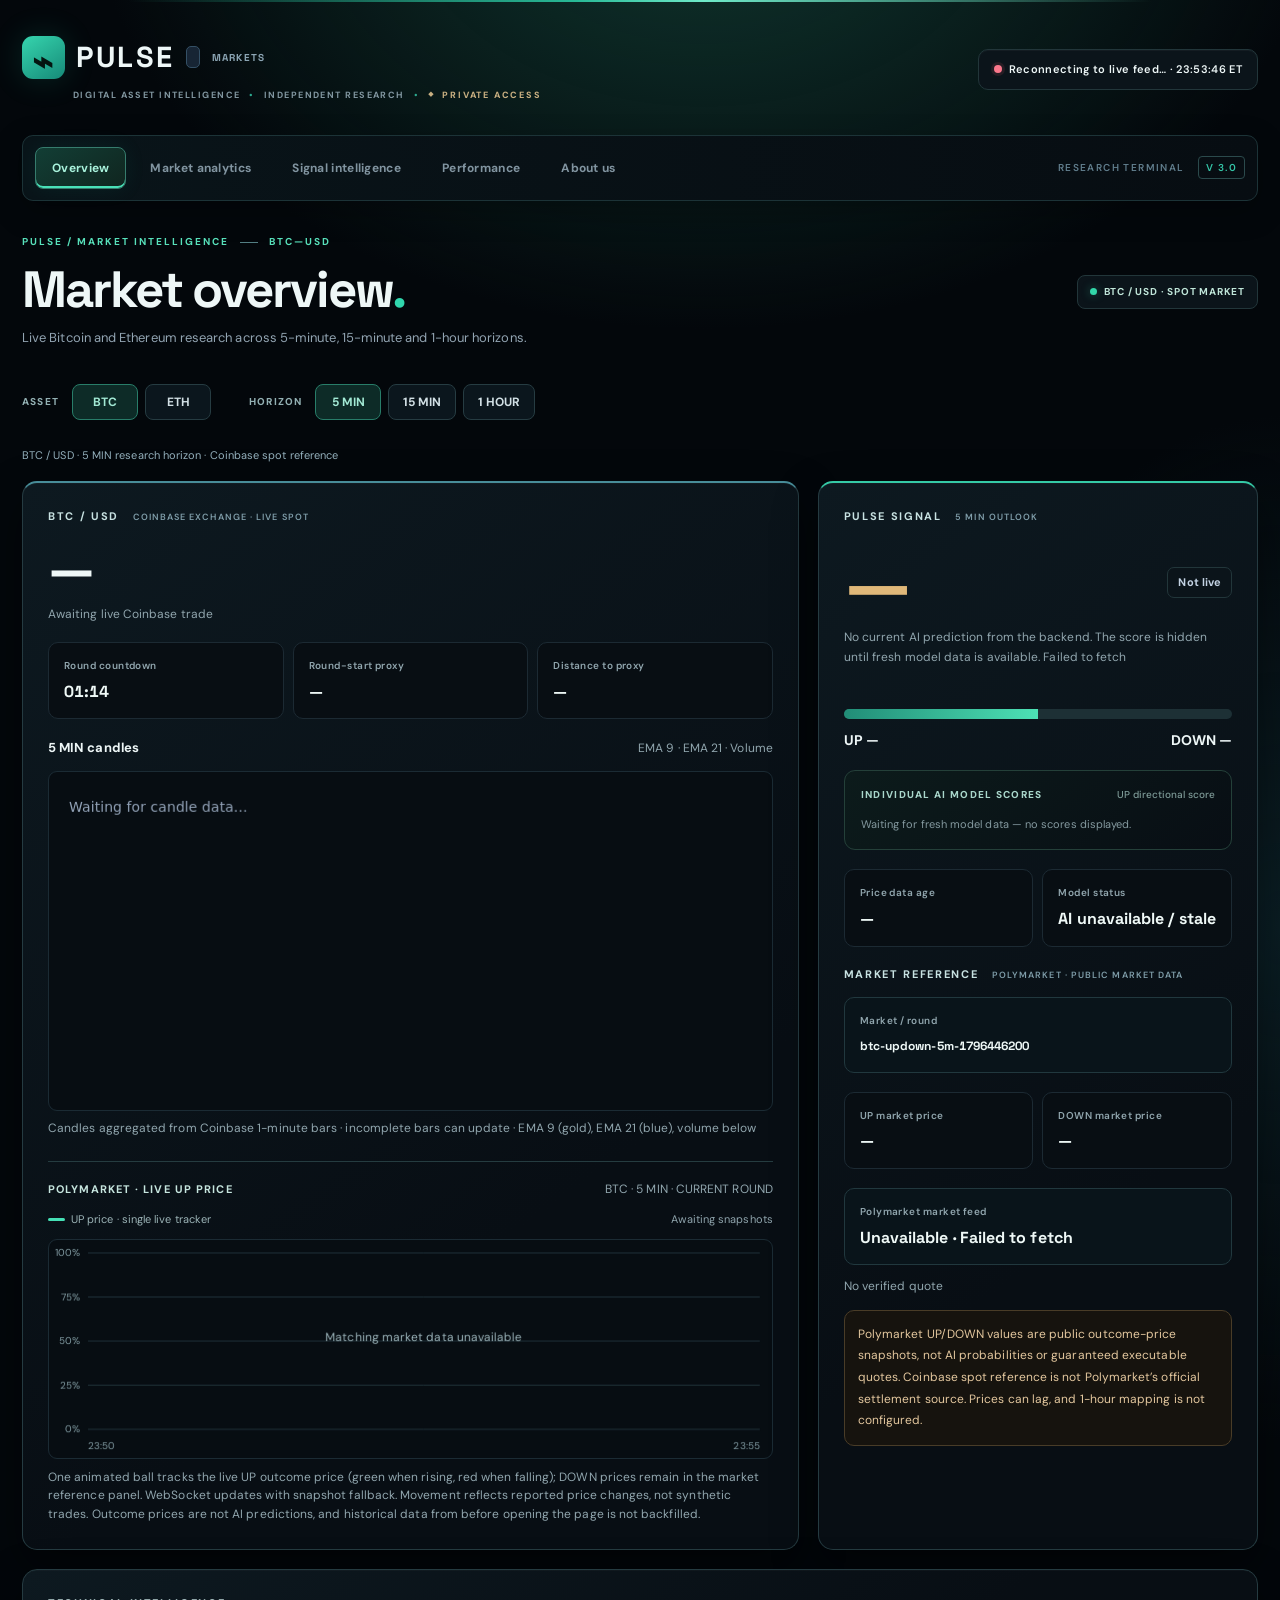
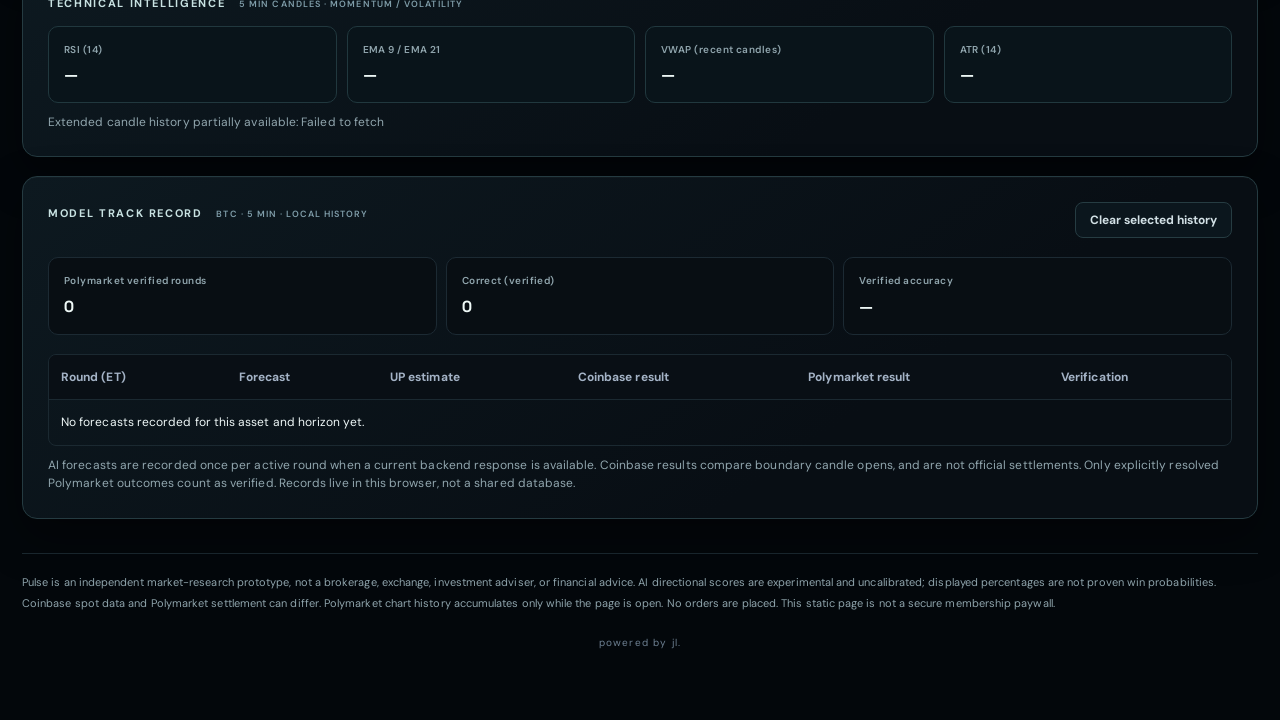
<file: pulse_ai_polymarket_single_ball.html>
<!DOCTYPE html>
<!DOCTYPE html>

<html lang="en"><head><meta charset="utf-8"/><meta content="width=device-width,initial-scale=1" name="viewport"/><meta content="#090e17" name="theme-color"/><title>PULSE | Digital Asset Intelligence</title><style>
@import url('https://fonts.googleapis.com/css2?family=DM+Sans:wght@400;500;600;700;800&family=Space+Grotesk:wght@500;600;700&display=swap');
:root{color-scheme:dark;--bg:#080c13;--card:#101722;--line:#26303f;--muted:#8e9caf;--text:#eff4fb;--green:#21c995;--red:#fa6579;--gold:#e8b568}*{box-sizing:border-box}html{scroll-behavior:smooth}body{margin:0;background:radial-gradient(ellipse 75% 35% at 50% -15%,#162c41 0%,transparent 80%),var(--bg);color:var(--text);font:14px/1.55 'DM Sans',system-ui,-apple-system,Segoe UI,Arial}body:before{content:'';display:block;height:3px;background:linear-gradient(90deg,#0b1722,#22c996 45%,#3979b2 75%,#0b1722)}main{max-width:1320px;margin:auto;padding:22px 22px 64px}.top{display:flex;align-items:center;justify-content:space-between;flex-wrap:wrap;gap:16px;margin-bottom:25px;padding-bottom:22px;border-bottom:1px solid #243042}.brand{font-family:'Space Grotesk',system-ui;font-size:25px;font-weight:700;letter-spacing:-1.15px;display:flex;align-items:center;gap:10px}.brand b{display:inline-grid;place-items:center;width:38px;height:38px;border-radius:11px;background:linear-gradient(135deg,#20d49c,#136a70);color:#071611;font-size:25px;box-shadow:0 5px 24px #00b88c20}.brand span{border:1px solid #345065;background:#172534;color:#a4c8df;border-radius:5px;padding:2px 6px;font-size:10px!important;letter-spacing:1.2px!important}.small,.hint{font-size:12px;color:var(--muted)}.status{border:1px solid #314052;background:#131e2c;border-radius:9px;padding:9px 13px;font-size:12px;font-weight:600;white-space:nowrap}.dot{display:inline-block;width:8px;height:8px;border-radius:50%;background:var(--gold);margin-right:7px;box-shadow:0 0 0 3px #e8b5681b}.dot.good{background:var(--green);box-shadow:0 0 0 3px #21c9951c}.dot.bad{background:var(--red);box-shadow:0 0 0 3px #fa65791c}.eyebrow{color:#8b9bb0;font-size:11px;letter-spacing:1.8px;font-weight:800;text-transform:uppercase;margin-bottom:11px}.sectionhead{display:flex;justify-content:space-between;align-items:center;gap:12px;margin-bottom:17px}.sectionhead h1{font:700 clamp(22px,3.5vw,30px)/1.15 'Space Grotesk',sans-serif;letter-spacing:-.9px;margin:0}.sectionhead p{margin:6px 0 0;color:var(--muted);font-size:12px}.marketpill{border:1px solid #314052;background:#111c28;padding:8px 12px;border-radius:8px;font-size:11px;font-weight:700;color:#b9cbda}.grid{display:grid;grid-template-columns:minmax(0,1.5fr) minmax(320px,.85fr);gap:16px}.card{background:linear-gradient(155deg,#131d2a 0%,#101722 55%,#0e1520 100%);border:1px solid var(--line);border-radius:13px;padding:22px;min-width:0;box-shadow:0 14px 42px #00000020}.card h2{margin:0 0 14px;color:#98a8bd;font-size:11px;letter-spacing:1.65px;font-weight:800;text-transform:uppercase}.big{font:700 clamp(34px,5vw,53px)/1.15 'Space Grotesk',system-ui;letter-spacing:-1.9px;font-variant-numeric:tabular-nums;margin-bottom:5px}.subgrid{display:grid;grid-template-columns:repeat(3,minmax(0,1fr));gap:9px;margin:19px 0}.stat{background:#0b121c;border:1px solid #243143;border-radius:9px;padding:13px;min-width:0}.stat label{display:block;font-size:11px;color:var(--muted);margin-bottom:7px;font-weight:600}.stat strong{font:700 16px/1.35 'Space Grotesk',system-ui;font-variant-numeric:tabular-nums;overflow-wrap:anywhere}.chartbar,.line{display:flex;gap:7px;flex-wrap:wrap;align-items:center}.chartbar{justify-content:space-between;margin:18px 0 12px}.chartbar strong{font-size:13px}.btn{border:1px solid #35445a;border-radius:7px;background:#142033;color:#c9d8e9;padding:7px 12px;font-weight:700;font:700 12px 'DM Sans',sans-serif;cursor:pointer;transition:background .15s,border-color .15s}.btn:hover{background:#1c324a;border-color:#5b7794}.btn.selected{background:#1c423e;border-color:#2c947c;color:#75e5c3}canvas{display:block;width:100%;height:340px;background:linear-gradient(180deg,#0a111b,#0b131f);border:1px solid #233143;border-radius:9px;touch-action:pan-y}.signal{font:700 clamp(42px,6vw,72px)/1.15 'Space Grotesk',system-ui;letter-spacing:-2px}.up{color:var(--green)}.down{color:var(--red)}.warning{color:var(--gold)}.meter{height:9px;background:#283444;border-radius:99px;overflow:hidden;margin:17px 0 11px}.meter>div{height:100%;background:linear-gradient(90deg,#179d7d,#2fe1a9);width:50%;transition:width .25s}.flex{display:flex;justify-content:space-between;gap:10px;align-items:center}.tag{padding:6px 10px;border:1px solid #385069;background:#192635;border-radius:7px;font-size:11px;color:#c3d2e3;font-weight:700}.notice{margin-top:14px;border:1px solid #594831;background:#211e1b;padding:13px;border-radius:8px;color:#e3c79e;font-size:12px;line-height:1.65}.full{grid-column:1/-1}.tablewrap{overflow-x:auto;border:1px solid #253245;border-radius:8px}table{width:100%;border-collapse:collapse;font-size:12px;min-width:650px}th,td{padding:13px 12px;border-bottom:1px solid #253346;text-align:left}th{color:#a4b3c6;font-weight:700;background:#0b1420}tr:last-child td{border-bottom:0}.indicators{display:grid;grid-template-columns:repeat(4,minmax(0,1fr));gap:10px}.foot{margin-top:23px;padding-top:18px;border-top:1px solid #253143;color:var(--muted);font-size:11px;line-height:1.75}a{color:#83c5ef}#reason{min-height:65px;line-height:1.7}#direction{min-width:0}#confidence{text-align:right}.spacer{height:8px}.card:has(#direction){border-top:2px solid #2b987f}.card:has(#price){border-top:2px solid #477ea3}@media(max-width:850px){main{padding:16px 12px 50px}.grid{grid-template-columns:1fr}.full{grid-column:auto}.indicators{grid-template-columns:repeat(2,minmax(0,1fr))}canvas{height:290px}.card{padding:16px}.sectionhead{align-items:flex-start}.marketpill{display:none}}@media(max-width:420px){.brand{font-size:21px}.top{gap:10px}.status{font-size:11px}.subgrid{gap:6px}.stat{padding:9px}.stat strong{font-size:13px}.stat label{font-size:10px}.big{font-size:35px}.signal{font-size:48px}.sectionhead h1{font-size:23px}}

/* PULSE institutional visual system */
:root{--pulse:#35d7b1}
body{background:radial-gradient(ellipse at 80% -15%,#10252a 0%,transparent 48%),#080d14}
main{max-width:1450px}
.top{padding:9px 0 24px;margin-bottom:0;border-bottom:0}
.brand{font-family:'Space Grotesk',system-ui;letter-spacing:.065em;font-size:25px;font-weight:700;gap:11px}
.brand b.pulsemark{font-family:Georgia,serif;font-weight:700;font-size:35px;border-radius:9px;background:#28cda9;color:#041510;width:39px;height:39px;box-shadow:0 0 0 1px #53e3c145}
.brand-divider{height:22px;width:1px;background:#344756;margin:0 1px}
.brand .brand-unit{font-size:10px!important;letter-spacing:.2em;border:0;background:none;padding:0;color:#8ca5b4!important;font-weight:700}
.brand-sub{margin:7px 0 0 51px;font-size:9px;letter-spacing:.19em;font-weight:700;color:#718a9a}
.brand-dot{color:#31d5af;margin:0 7px}
.topnav{display:flex;align-items:center;gap:30px;border-top:1px solid #20303b;border-bottom:1px solid #20303b;padding:17px 0;margin-bottom:30px;color:#8093a2;font-size:12px;font-weight:600;letter-spacing:.015em}
.topnav>span{white-space:nowrap}.topnav .nav-active{color:#e6f6f4;position:relative}
.topnav .nav-active:after{content:'';height:2px;background:#2cd6ac;position:absolute;bottom:-18px;left:0;right:0}
.topnav .nav-right{margin-left:auto;font-size:10px;letter-spacing:.14em;color:#607d8c}
.version{border:1px solid #2b4a4c;color:#35c6a8;border-radius:4px;padding:4px 7px;margin-left:10px}
.sectionhead{margin-bottom:28px}
.sectionhead h1{font-size:clamp(30px,3.4vw,45px);letter-spacing:-1.7px;margin-top:10px;margin-bottom:7px}
.sectionhead p{font-size:13px;color:#92a4b2}
.headline-period{color:#30d6ad}
.eyebrow{font-size:10px;letter-spacing:.18em;color:#48cbaa;font-weight:700}
.eyebrow-line{display:inline-block;width:18px;height:1px;background:#537e83;vertical-align:middle;margin:0 7px}
.marketpill{background:#0f211f;border:1px solid #254e46;color:#c0e6d9;font-size:10px;font-weight:700;letter-spacing:.08em}
.market-bullet{display:inline-block;background:#32d7a9;width:7px;height:7px;border-radius:50%;margin-right:7px;box-shadow:0 0 10px #32d7a965}
.card{background:linear-gradient(150deg,#111c26,#0e1721);border:1px solid #253443;box-shadow:0 8px 35px #00000018}
.card h2{letter-spacing:.07em;font-size:12px;font-weight:700;color:#e7f2f6}
.source-label{font-size:9px;letter-spacing:.12em;color:#7f9da9;font-weight:600;margin-left:9px}
.stat{background:#0c1720;border-color:#243341}
.big{font-family:'Space Grotesk',system-ui;letter-spacing:-1.4px}
.foot{border-top:1px solid #263745;margin-top:34px;padding-top:18px;line-height:1.7}
@media(max-width:850px){.topnav{gap:18px;overflow-x:auto;scrollbar-width:none}.topnav .nav-right{display:none}}
@media(max-width:540px){.topnav{gap:20px;padding:14px 0;margin-bottom:22px;font-size:11px}.topnav .nav-active:after{bottom:-15px}.brand{font-size:22px}.brand-sub{font-size:8px;margin-left:49px}.source-label{display:block;margin:5px 0 0}.sectionhead h1{letter-spacing:-.8px}}

/* PULSE private-terminal visual refresh: darker, restrained, premium */
:root{--bg:#030508;--card:#090d13;--line:#1b2630;--muted:#82909c;--text:#eaf0f4;--green:#29cda8;--red:#ed6b7a;--gold:#cba46a}
html{background:#030508}
body{background:radial-gradient(ellipse 60% 28% at 50% -13%,#102020 0%,transparent 77%),#030508!important;color:var(--text)}
body:before{height:1px;background:linear-gradient(90deg,transparent,#26584f 50%,transparent)}
.top{border-bottom-color:#18242c}
.topnav{background:#05090e;border-top-color:#18242c;border-bottom-color:#18242c;color:#75858f}
.card{background:linear-gradient(150deg,#0d141b,#090e14 58%,#080c11)!important;border-color:#1b2931!important;box-shadow:0 14px 48px #0007!important}
.stat,.subgrid .stat{background:#080e13!important;border-color:#1c2a33!important}
.marketpill,.status,.tag{background:#0b141a!important;border-color:#22363a!important}
.btn{background:#0b161d!important;border-color:#263c42!important;color:#d2e0e5}
.btn.selected{background:#0d2b27!important;border-color:#287d69!important;color:#a2e9d4}
canvas{background:#070d12!important;border-color:#1b2b34!important}
.notice{background:#16130e!important;border-color:#493c27!important}
.tablewrap,th,td{border-color:#1b2931!important}th{background:#090f15!important}
.foot{border-top-color:#1b2931}
.brand b.pulsemark{background:linear-gradient(145deg,#36d5ae,#168a78)!important;box-shadow:0 0 0 1px #347d683d!important}
.brand-sub{display:flex;flex-wrap:wrap;align-items:center;gap:4px;line-height:1.8;color:#8297a1!important}
.brand-dot{margin:0 5px!important;color:#2ca88e!important}
.private-access{color:#c8af81;font-weight:800;letter-spacing:.2em;white-space:nowrap}
.private-access:before{content:'◆';font-size:7px;color:#c8af81;margin-right:7px;vertical-align:2px}
@media(max-width:520px){.brand-sub{margin-left:0!important;font-size:8px!important;letter-spacing:.13em!important}.brand-dot{margin:0 2px!important}.private-access{letter-spacing:.12em}}

.switches{display:flex;flex-wrap:wrap;gap:8px;align-items:center;margin:0 0 18px}.switches .btn{min-width:66px}.switch-label{font-size:10px;color:#82909c;letter-spacing:.12em;font-weight:800;margin-right:6px}.switch-group{display:flex;align-items:center;gap:7px;flex-wrap:wrap;margin-right:22px}.pill-note{font-size:11px;color:#95b1bd;margin-bottom:17px}.metric-list{display:grid;grid-template-columns:repeat(2,minmax(0,1fr));gap:10px}.grid .card{min-width:0}.market-pill-alt{color:#9ce8d1}.tag{white-space:normal;text-align:right}.foot a{color:#83c5ef}@media(max-width:540px){.switch-group{margin-right:0}.switches{gap:14px}.metric-list{grid-template-columns:1fr}.brand-unit{display:none!important}}

/* PULSE V3: private terminal sections */
.topnav{gap:8px;align-items:center}.nav-tab{appearance:none;background:transparent;border:1px solid transparent;border-radius:7px;padding:10px 15px;color:#8194a0;font:600 12px 'DM Sans',sans-serif;white-space:nowrap;cursor:pointer;transition:all .2s}.nav-tab:hover{color:#e7f7f3;background:#0d191d;border-color:#223b3e}.nav-tab.nav-active{background:#0d2724;border-color:#2d7667;color:#a9f2dc;box-shadow:inset 0 -2px #31d6ad}.topnav .nav-active:after{display:none}.terminal-panel[hidden],#overview-head[hidden]{display:none!important}.terminal-page{animation:panelIn .3s ease both}@keyframes panelIn{from{opacity:.4;transform:translateY(7px)}to{opacity:1;transform:translateY(0)}}.page-eyebrow,.vip-kicker{font-size:10px;letter-spacing:.21em;font-weight:800;color:#42cbaa}.page-title{font:700 clamp(32px,5vw,56px)/1.12 'Space Grotesk',sans-serif;letter-spacing:-2px;margin:14px 0}.page-title span{color:#34d3ad}.page-title em{font-style:normal;color:#3ed3ad}.page-lead{max-width:760px;color:#9eacb7;font-size:15px;line-height:1.85;margin:0 0 24px}.premium-rule{height:1px;background:linear-gradient(90deg,#31caa1,#274b50 55%,transparent);margin:25px 0}.terminal-grid{display:grid;grid-template-columns:repeat(3,minmax(0,1fr));gap:15px;margin:20px 0}.terminal-grid.twin{grid-template-columns:repeat(2,minmax(0,1fr))}.vip-card{background:linear-gradient(145deg,#111c23,#080d13 75%);border:1px solid #22363d;border-radius:13px;padding:25px;min-width:0;box-shadow:0 12px 35px #0005;position:relative;overflow:hidden}.vip-card:before{content:'';position:absolute;top:0;left:0;right:0;height:1px;background:linear-gradient(90deg,#39caa6,transparent 75%);opacity:.6}.vip-card h2{font:700 20px/1.3 'Space Grotesk',sans-serif;letter-spacing:-.4px;margin:13px 0 16px;color:#e7f3f3}.vip-card p{color:#9eacb7;line-height:1.85;font-size:13px}.vip-card .asset-head{display:flex;justify-content:space-between;gap:10px;align-items:center}.vip-card .asset-symbol{font:700 23px 'Space Grotesk',sans-serif;letter-spacing:-.6px}.vip-card .tiny-pill{font-size:9px;letter-spacing:.1em;color:#8ecdbd;border:1px solid #2a4b46;padding:5px 8px;border-radius:5px}.vip-card .signal-value{font:700 31px 'Space Grotesk',sans-serif;margin:17px 0 8px}.vip-card .metric-line{display:flex;justify-content:space-between;gap:12px;border-top:1px solid #203038;padding:10px 0;font-size:12px;color:#98aab4}.vip-card .metric-line strong{color:#e3eeee;font-weight:700;text-align:right}.vip-card .signal-value.up{color:#29cda8}.vip-card .signal-value.down{color:#ed6b7a}.vip-card .signal-value.neutral{color:#b7c3cc}.vip-card .card-action{margin-top:12px}.method-list>div{display:flex;justify-content:space-between;gap:12px;padding:14px 0;border-bottom:1px solid #213139}.method-list b{color:#e0eee9}.method-list span{color:#92a4af;text-align:right;font-size:12px}.note-card{margin:18px 0 28px}.about-hero{display:grid;grid-template-columns:1.25fr .75fr;gap:28px;align-items:center;padding:30px;border:1px solid #25463f;border-radius:15px;background:radial-gradient(ellipse at 80% 45%,#123a32 0%,#0c171b 45%,#080e13 100%);overflow:hidden}.about-hero h2{font:700 clamp(26px,3vw,39px)/1.18 'Space Grotesk',sans-serif;letter-spacing:-1px;margin:18px 0}.about-hero p{font-size:14px;color:#a8b9bd;line-height:1.9;max-width:670px}.about-chips{display:flex;flex-wrap:wrap;gap:8px;margin-top:20px}.about-chips span{border:1px solid #2d5a50;background:#0e2a26;border-radius:5px;padding:7px 10px;color:#a1e9d1;font-size:9px;font-weight:800;letter-spacing:.1em}.about-orbit{height:280px;display:grid;place-items:center;position:relative}.orbit{border:1px solid #2b927b;border-radius:50%;position:absolute;box-shadow:0 0 40px #1dd3a317}.orbit.outer{width:260px;height:260px;border-style:dashed;animation:orbitSpin 60s linear infinite}.orbit.inner{width:194px;height:194px;border-color:#39cba6;box-shadow:0 0 45px #1dd3a324,inset 0 0 40px #1dd3a313}.orbit-core{display:grid;place-items:center;background:linear-gradient(145deg,#3ae1b8,#0e846e);border-radius:24px;color:#021c18;width:100px;height:100px;font-size:83px;font-weight:900;box-shadow:0 0 65px #1dd3a34a}.orbit-caption{position:absolute;bottom:0;font-size:9px;letter-spacing:.25em;color:#81c3b3}@keyframes orbitSpin{to{transform:rotate(360deg)}}.feature-number{font:700 10px 'Space Grotesk',sans-serif;letter-spacing:.18em;color:#45caa6}.about-disclosure{margin:20px 0 32px}.vip-card button{cursor:pointer}.perf-good{color:#36d6a8}.perf-muted{color:#92a4af}.perf-warn{color:#e8b568}@media(max-width:1050px){.terminal-grid{grid-template-columns:repeat(2,minmax(0,1fr))}.about-hero{grid-template-columns:1fr .6fr}}@media(max-width:700px){.topnav{overflow-x:auto;flex-wrap:nowrap;padding:10px 0}.nav-tab{padding:9px 12px;font-size:11px}.terminal-grid,.terminal-grid.twin{grid-template-columns:1fr}.about-hero{grid-template-columns:1fr;padding:20px}.about-orbit{height:230px}.orbit.outer{width:210px;height:210px}.orbit.inner{width:160px;height:160px}.page-title{letter-spacing:-1px}.vip-card{padding:19px}}

/* PULSE V4 — AI intelligence terminal refinement */
:root{--bg:#03070b;--card:#0b1219;--line:#21343b;--muted:#91a6ae;--text:#eef7f7;--green:#45e0b5;--red:#fa778b;--gold:#e0b879}
html{scrollbar-color:#25463f #060c10}
body{background:radial-gradient(ellipse 60% 24% at 55% -5%,#10372f 0%,transparent 80%),radial-gradient(ellipse 30% 26% at 100% 40%,#0a1d23 0%,transparent 85%),#03070b!important;letter-spacing:.005em}
body:before{height:2px;background:linear-gradient(90deg,transparent 10%,#28b996 45%,#6feac9 55%,transparent 90%)}
main{max-width:1460px;padding-top:25px}
.top{padding:8px 0 26px}.brand{font-size:29px;letter-spacing:.075em}.brand b.pulsemark{width:43px;height:43px;border-radius:11px;box-shadow:0 0 32px #26d6aa28!important}
.brand-sub{font-size:9px!important;letter-spacing:.16em!important}.status{padding:11px 15px;border-radius:10px;font-size:11px;letter-spacing:.03em;box-shadow:inset 0 1px #ffffff09}
.topnav{position:relative;margin-top:6px;padding:11px 12px;gap:7px;border:1px solid #1c3337;border-radius:11px;background:linear-gradient(90deg,#091419,#070d12)!important;box-shadow:0 10px 30px #0004}
.nav-tab{padding:12px 16px;border-radius:8px;font-weight:700;letter-spacing:.025em}.nav-tab.nav-active{background:linear-gradient(145deg,#123e35,#10251f);border-color:#367c6d;box-shadow:inset 0 -2px #49e1b8,0 0 22px #19cba313}
.nav-tab:focus-visible,.btn:focus-visible{outline:2px solid #63e4c2;outline-offset:3px}
.sectionhead{margin-top:33px}.sectionhead h1{font-size:clamp(35px,4vw,51px);letter-spacing:-2.1px}.sectionhead p{font-size:13px;line-height:1.8}
.eyebrow,.page-eyebrow,.vip-kicker{color:#58e1bb;letter-spacing:.2em}.page-title{font-size:clamp(38px,5.5vw,67px);letter-spacing:-2.7px;margin:15px 0 16px}.page-lead{font-size:15px;line-height:1.9;color:#b2c4c9}
.switches{margin-bottom:21px}.switch-group{padding:6px 8px 6px 0}.switch-label{color:#93b0b3}.btn{padding:9px 14px;border-radius:8px;transition:transform .18s,border-color .18s,background .18s}.btn:hover{transform:translateY(-1px)}
.grid{gap:19px}.card,.vip-card{border-radius:15px!important;background:linear-gradient(145deg,#0d1920,#080e14 68%)!important;border:1px solid #253b41!important;box-shadow:0 18px 45px #0006,inset 0 1px #ffffff06!important}
.card{padding:25px}.card h2{font-size:11px;letter-spacing:.15em;color:#c8e2e2}.card:has(#direction){border-top:2px solid #35caa6!important}.card:has(#price){border-top:2px solid #488d99!important}
.stat{border-radius:10px;padding:15px!important;background:#09141a!important;border:1px solid #21383e!important}.stat label{font-size:10px;letter-spacing:.045em}.stat strong{color:#eff9f7}
.signal{font-size:clamp(50px,6vw,78px)}.meter{height:10px;background:#1d3035}.meter>div{background:linear-gradient(90deg,#218d77,#4de1b5)}.notice{border-radius:10px;line-height:1.8}
.vip-card{padding:27px}.vip-card:before{height:2px;background:linear-gradient(90deg,#43e4b7,transparent 75%)}.vip-card h2{font-size:21px}.vip-card p{color:#a9bfc4}.vip-card .signal-value{font-size:37px;letter-spacing:-1.1px}
.vip-card .metric-line{padding:12px 0;border-bottom:1px solid #1d3439;border-top:0}.vip-card .metric-line:last-of-type{border-bottom:0}.vip-card .tiny-pill{border-radius:6px}
.premium-rule{background:linear-gradient(90deg,#3de2b5,#1d4545 50%,transparent)}
.ai-hero{position:relative;overflow:hidden;display:grid;grid-template-columns:minmax(0,1.25fr) minmax(280px,.75fr);gap:32px;align-items:center;padding:38px;border:1px solid #2d6559;border-radius:18px;background:radial-gradient(ellipse at 85% 45%,#155548 0%,#0d2525 38%,#071016 78%);box-shadow:0 22px 70px #0007}
.ai-hero:after{content:'';position:absolute;inset:0;pointer-events:none;background:linear-gradient(110deg,transparent 60%,#7fffe006 80%,transparent)}
.ai-hero h2{font:700 clamp(32px,3.6vw,49px)/1.14 'Space Grotesk',sans-serif;letter-spacing:-1.7px;margin:18px 0}.ai-hero h2 span{color:#56e5bd}.ai-hero p{max-width:660px;color:#bbced0;font-size:14px;line-height:1.95}
.ai-chiprow{display:flex;flex-wrap:wrap;gap:9px;margin-top:23px}.ai-chip{padding:8px 11px;border:1px solid #32675b;border-radius:6px;background:#12342d;color:#a9f4dc;font-size:10px;font-weight:800;letter-spacing:.09em}
.ai-core{display:grid;grid-template-columns:repeat(2,1fr);gap:11px;position:relative;z-index:1}.ai-core .ai-number{padding:20px 14px;border:1px solid #3a6a60;border-radius:12px;background:#071a1bbf;text-align:center}.ai-core strong{display:block;font:700 39px 'Space Grotesk',sans-serif;color:#5aebc2;line-height:1.2}.ai-core span{display:block;font-size:10px;letter-spacing:.11em;color:#b4d2cc;margin-top:6px;font-weight:700}
.ai-section-label{margin:34px 0 12px;font:700 11px 'DM Sans',sans-serif;letter-spacing:.2em;color:#5ae2bc}.ai-explainer{display:grid;grid-template-columns:repeat(3,minmax(0,1fr));gap:15px}.ai-explainer .vip-card h2{margin:12px 0}.ai-explainer .feature-number{font-size:11px;color:#65e7c2}
.ai-models{display:grid;grid-template-columns:repeat(2,minmax(0,1fr));gap:12px;margin:16px 0 25px}.ai-models .ai-model{padding:18px;border:1px solid #25433f;border-radius:11px;background:#0b181b}.ai-model strong{display:block;color:#eaf7f3;font:700 17px 'Space Grotesk',sans-serif}.ai-model small{display:block;margin-top:6px;color:#a2bbb9;font-size:12px;line-height:1.7}.ai-model .model-tag{float:right;font-size:10px;color:#73e7c6;border:1px solid #36695e;padding:4px 7px;border-radius:5px}
.ai-disclosure{border-left:3px solid #d2ae77;background:#161711;border-radius:0 12px 12px 0;padding:23px 25px;margin:25px 0 30px}.ai-disclosure h2{margin:0 0 10px;font:700 19px 'Space Grotesk',sans-serif}.ai-disclosure p{color:#c5c5b7;line-height:1.85;font-size:13px}
.foot{line-height:1.95;color:#8ea3ab}
@media(max-width:900px){.ai-hero{grid-template-columns:1fr}.ai-core{max-width:520px}.ai-explainer{grid-template-columns:1fr 1fr}}
@media(max-width:700px){main{padding:14px 12px 50px}.topnav{border-radius:9px;padding:8px;gap:4px}.nav-tab{padding:10px 12px}.ai-hero{padding:23px;gap:22px}.ai-hero h2{font-size:34px}.ai-explainer,.ai-models{grid-template-columns:1fr}.card{padding:17px}.vip-card{padding:21px}.page-title{letter-spacing:-1.4px}.sectionhead h1{letter-spacing:-1px}}
@media(prefers-reduced-motion:reduce){*,*:before,*:after{animation-duration:.01ms!important;transition-duration:.01ms!important;scroll-behavior:auto!important}}

/* PULSE V5: individual ensemble score bars */
.ensemble-breakdown{margin:18px 0 19px;padding:16px;border:1px solid #244039;border-radius:11px;background:linear-gradient(140deg,#0c1b1b,#080e14)}
.ensemble-heading{display:flex;justify-content:space-between;align-items:center;gap:10px;margin-bottom:13px;font-size:10px;font-weight:800;letter-spacing:.13em;color:#a9d7cb;text-transform:uppercase}
.ensemble-heading small{font-size:10px;letter-spacing:0;color:#7e9b98;font-weight:500;text-transform:none}
.ensemble-row{margin:11px 0}.ensemble-row-top{display:flex;justify-content:space-between;align-items:center;gap:8px;margin-bottom:6px;font-size:11px;color:#b4c9c8}.ensemble-row-top strong{color:#e4f3ee;font-variant-numeric:tabular-nums}
.ensemble-track{height:7px;border-radius:20px;background:#38252d;overflow:hidden}.ensemble-fill{height:100%;border-radius:20px;background:linear-gradient(90deg,#168f7c,#35dab0);transition:width .35s ease}
.ensemble-empty{font-size:11px;color:#84999f;line-height:1.65}.ensemble-legend{display:flex;justify-content:space-between;gap:8px;font-size:10px;color:#829ca0;margin-top:11px}
.ensemble-card{margin-top:14px;border-top:1px solid #22343b;padding-top:13px}.ensemble-card .ensemble-breakdown{margin:0;padding:13px;background:#081316}.ensemble-card .ensemble-heading{flex-wrap:wrap}

/* Polymarket outcome price chart */
.poly-chart-section{margin-top:24px;padding-top:18px;border-top:1px solid #253c40}.poly-chart-section .chartbar{margin:0 0 12px}.poly-chart-section .chartbar strong{font-size:11px;letter-spacing:.1em;color:#c6e5de}.poly-chart-legend{display:flex;flex-wrap:wrap;gap:15px;align-items:center;color:#9cb4b7;font-size:11px;margin-bottom:11px}.poly-chart-legend i{display:inline-block;width:17px;height:3px;vertical-align:middle;margin-right:6px;border-radius:3px}.poly-legend-up{background:#45e0b5}.poly-legend-down{background:#fa778b}#polyChart{height:220px}#polyChartLast{margin-left:auto;color:#8fa4ac}@media(max-width:540px){#polyChart{height:190px}#polyChartLast{margin-left:0}}
/* Highlight the final 59 seconds of the active round. */
#timer.timer-urgent{color:#ff526b!important;text-shadow:0 0 14px rgba(255,82,107,.22);font-variant-numeric:tabular-nums}
</style></head><body><main>
<header class="top"><div><div class="brand"><b class="pulsemark">⌁</b> PULSE <span class="brand-divider"></span><span class="brand-unit">MARKETS</span></div><div class="small brand-sub">DIGITAL ASSET INTELLIGENCE <span class="brand-dot">•</span> INDEPENDENT RESEARCH <span class="brand-dot">•</span> <span class="private-access">PRIVATE ACCESS</span></div></div><div class="status"><span class="dot" id="dot"></span><span id="connection">Connecting…</span> · <span id="clock">--:--:--</span> ET</div></header>
<nav aria-label="Terminal sections" class="topnav"><button aria-selected="true" class="nav-tab nav-active" data-panel="overview" type="button">Overview</button><button aria-selected="false" class="nav-tab" data-panel="analytics" type="button">Market analytics</button><button aria-selected="false" class="nav-tab" data-panel="signals" type="button">Signal intelligence</button><button aria-selected="false" class="nav-tab" data-panel="performance" type="button">Performance</button><button aria-selected="false" class="nav-tab" data-panel="about" type="button">About us</button><span class="nav-right">RESEARCH TERMINAL <span class="version">V 3.0</span></span></nav>
<div class="sectionhead" id="overview-head"><div><div class="eyebrow">PULSE / MARKET INTELLIGENCE <span class="eyebrow-line"></span> <span id="eyebrowPair">BTC—USD</span></div><h1>Market overview<span class="headline-period">.</span></h1><p>Live Bitcoin and Ethereum research across 5-minute, 15-minute and 1-hour horizons.</p></div><div class="marketpill"><span class="market-bullet"></span><span id="marketPill">BTC / USD · SPOT MARKET</span></div></div>
<div aria-label="Market and forecast timeframe" class="switches"><div class="switch-group"><span class="switch-label">ASSET</span><button aria-pressed="true" class="btn selected" data-asset="BTC">BTC</button><button aria-pressed="false" class="btn" data-asset="ETH">ETH</button></div><div class="switch-group"><span class="switch-label">HORIZON</span><button aria-pressed="true" class="btn selected" data-horizon="300">5 MIN</button><button aria-pressed="false" class="btn" data-horizon="900">15 MIN</button><button aria-pressed="false" class="btn" data-horizon="3600">1 HOUR</button></div></div>
<div class="pill-note" id="scope">BTC / USD · 5-minute research horizon · Coinbase spot reference</div>
<section class="grid terminal-panel" id="overview-panel">
<article class="card"><h2><span id="priceTitle">BTC / USD</span> <span class="source-label">COINBASE EXCHANGE · LIVE SPOT</span></h2><div class="big" id="price">Loading…</div><div class="small" id="lastTick">Awaiting live market data</div><div class="subgrid"><div class="stat"><label>Round countdown</label><strong id="timer">--:--</strong></div><div class="stat"><label>Round-start proxy</label><strong id="start">—</strong></div><div class="stat"><label>Distance to proxy</label><strong id="distance">—</strong></div></div><div class="chartbar"><strong id="chartTitle">5-minute candles</strong><span class="small">EMA 9 · EMA 21 · Volume</span></div><canvas aria-label="Candlestick chart" id="chart"></canvas><div class="small" id="chartCaption" style="margin-top:8px">Candles use Coinbase data; incomplete bars may update.</div>
<div class="poly-chart-section"><div class="chartbar"><strong>POLYMARKET · LIVE UP PRICE</strong><span class="small" id="polyChartRound">Matching market · checking…</span></div><div class="poly-chart-legend"><span><i class="poly-legend-up"></i>UP price · single live tracker</span><span id="polyChartLast">Awaiting snapshots</span></div><canvas id="polyChart" aria-label="Polymarket UP outcome price history with one moving price marker"></canvas><div class="small" id="polyChartCaption" style="margin-top:9px">One animated ball tracks the live UP outcome price (green when rising, red when falling); DOWN prices remain in the market reference panel. WebSocket updates with snapshot fallback. Movement reflects reported price changes, not synthetic trades. Outcome prices are not AI predictions, and historical data from before opening the page is not backfilled.</div></div></article>
<article class="card"><h2>PULSE SIGNAL <span class="source-label" id="signalTitle">5-MINUTE OUTLOOK</span></h2><div class="flex"><div class="signal warning" id="direction">—</div><span class="tag" id="confidence">Waiting for data</span></div><div class="small" id="reason">Connecting to Coinbase and loading historical candles.</div><div class="meter"><div id="meter" style="width:50%"></div></div><div class="flex"><strong id="pup">UP —</strong><strong id="pdown">DOWN —</strong></div><div class="ensemble-breakdown" id="overview-ensemble"><div class="ensemble-heading">Individual AI model scores <small>UP direction</small></div><div class="ensemble-empty">Awaiting fresh AI model data…</div></div><div class="subgrid" style="grid-template-columns:repeat(2,1fr)"><div class="stat"><label>Price data age</label><strong id="age">—</strong></div><div class="stat"><label>Model status</label><strong id="modelStatus">Waiting</strong></div></div><h2>MARKET REFERENCE <span class="source-label">POLYMARKET · PUBLIC MARKET DATA</span></h2><div class="stat"><label>Market / round</label><strong id="roundName" style="font-size:12px;overflow-wrap:anywhere">Checking…</strong></div><div class="subgrid" style="grid-template-columns:repeat(2,1fr)"><div class="stat"><label>UP market price</label><strong id="marketUp">—</strong></div><div class="stat"><label>DOWN market price</label><strong id="marketDown">—</strong></div></div><div class="stat"><label>Polymarket market feed</label><strong id="chainlink">Checking market…</strong></div><div class="flex" style="margin-top:12px;flex-wrap:wrap"><span class="small" id="polyUpdated">Not yet updated</span><a id="polyLink" href="https://polymarket.com" target="_blank" rel="noopener noreferrer" hidden>View on Polymarket ↗</a></div><div class="notice" id="caution">Polymarket UP/DOWN values are public outcome-price snapshots, not AI probabilities or guaranteed executable quotes. Coinbase spot reference is not Polymarket’s official settlement source. Prices can lag, and 1-hour mapping is not configured.</div></article>
<article class="card full"><h2>TECHNICAL INTELLIGENCE <span class="source-label" id="indicatorSource">5-MINUTE CANDLES · MOMENTUM / VOLATILITY</span></h2><div class="indicators"><div class="stat"><label>RSI (14)</label><strong id="rsi">—</strong></div><div class="stat"><label>EMA 9 / EMA 21</label><strong id="ema">—</strong></div><div class="stat"><label>VWAP (recent candles)</label><strong id="vwap">—</strong></div><div class="stat"><label>ATR (14)</label><strong id="atr">—</strong></div></div><div class="small" id="diagnostic" style="margin-top:10px">Loading candle history…</div></article>
<article class="card full"><div class="flex"><h2>MODEL TRACK RECORD <span class="source-label" id="historySource">BTC · 5 MIN · LOCAL HISTORY</span></h2><button class="btn" id="clear">Clear selected history</button></div><div class="subgrid"><div class="stat"><label>Polymarket verified rounds</label><strong id="verified">0</strong></div><div class="stat"><label>Correct (verified)</label><strong id="wins">0</strong></div><div class="stat"><label>Verified accuracy</label><strong id="accuracy">—</strong></div></div><div class="tablewrap"><table><thead><tr><th>Round (ET)</th><th>Forecast</th><th>UP estimate</th><th>Coinbase result</th><th>Polymarket result</th><th>Verification</th></tr></thead><tbody id="history"></tbody></table></div><div class="small" style="margin-top:10px">AI forecasts are recorded once per active round when a current backend response is available. Coinbase results compare boundary candle opens, and are not official settlements. Only explicitly resolved Polymarket outcomes count as verified. Records live in this browser, not a shared database.</div></article>
</section><section class="terminal-page terminal-panel" hidden="" id="about-panel"><div class="page-eyebrow">PULSE / AI-POWERED MARKET INTELLIGENCE</div><h1 class="page-title">The intelligence behind <em>the signal.</em></h1><p class="page-lead">PULSE combines live digital-asset market data with experimental trained machine-learning models to make short-duration BTC and ETH research clearer, faster and more transparent.</p><div class="premium-rule"></div><section aria-label="PULSE AI overview" class="ai-hero"><div><div class="vip-kicker">INTRODUCING / PULSE AI</div><h2>Built to read the market <span>one move ahead.</span></h2><p>Our AI-powered intelligence engine analyzes Bitcoin and Ethereum market behavior across three short-term horizons. Rather than relying on a single indicator, PULSE brings together multiple trained models, current Coinbase market information and transparent research context in one focused terminal.</p><p>Each signal reports an UP or DOWN directional score, its underlying model outputs and the freshness of its data. The goal is informed research—not artificial certainty.</p><div class="ai-chiprow"><span class="ai-chip">TRAINED ML ENSEMBLES</span><span class="ai-chip">BTC + ETH</span><span class="ai-chip">LIVE API-POWERED SCORES</span><span class="ai-chip">TRANSPARENT LIMITATIONS</span></div></div><div class="ai-core"><div class="ai-number"><strong>06</strong><span>MODEL CONFIGURATIONS</span></div><div class="ai-number"><strong>03</strong><span>FORECAST HORIZONS</span></div><div class="ai-number"><strong>02</strong><span>DIGITAL ASSETS</span></div><div class="ai-number"><strong>03</strong><span>ENSEMBLE METHODS</span></div></div></section><div class="ai-section-label">THE INTELLIGENCE STACK</div><div class="ai-explainer"><article class="vip-card"><div class="feature-number">01 / INGEST</div><h2>Market data in motion</h2><p>Coinbase BTC and ETH spot candles and live pricing provide the market context. PULSE separately displays momentum, trend and volatility indicators so users can see more than the directional label.</p></article><article class="vip-card"><div class="feature-number">02 / INFER</div><h2>Three-model ensemble</h2><p>Each asset-and-horizon configuration combines outputs from logistic regression, random forest and gradient boosting. These models can identify different statistical patterns in historical price behavior.</p></article><article class="vip-card"><div class="feature-number">03 / INTERPRET</div><h2>Signal with context</h2><p>The terminal presents directional scores, model agreement, data freshness and a separate record of subsequent outcomes. Unavailable or stale AI data is marked rather than presented as a fresh signal.</p></article></div><article class="vip-card" style="margin:22px 0 28px"><div class="feature-number">TRANSPARENCY / MODEL-BY-MODEL</div><h2>See what every AI predicts.</h2><p>Every BTC and ETH UP/DOWN outlook features a combined ensemble score and three individual score bars beneath it: logistic regression, random forest and gradient boosting. Each bar shows that model’s own UP directional score, alongside its complementary DOWN score, so you can compare model agreement and disagreement instead of relying on one headline number.</p><p>These are experimental, uncalibrated directional scores—not verified probabilities, guaranteed outcomes or Polymarket settlement forecasts. If model data is stale or unavailable, PULSE hides the scores rather than implying the prediction is current.</p></article><article class="vip-card" style="margin:0 0 26px"><div class="feature-number">MARKET CONTEXT / POLYMARKET</div><h2>Compare AI intelligence with market prices.</h2><p>For matching 5-minute and 15-minute BTC/ETH rounds, PULSE requests public Polymarket UP and DOWN outcome-price snapshots and links to the source event. These are separate from the AI ensemble’s directional scores and are not verified odds or guaranteed executable prices. If a matching round cannot be confirmed, its prices are left blank. Hourly Polymarket mapping is not yet supported.</p></article><div class="ai-section-label">SIX CONFIGURATIONS / TWO ASSETS</div><div class="ai-models"><div class="ai-model"><span class="model-tag">BTC / USD</span><strong>Bitcoin intelligence</strong><small>Dedicated trained configurations for 5-minute, 15-minute and 60-minute UP/DOWN research.</small></div><div class="ai-model"><span class="model-tag">ETH / USD</span><strong>Ethereum intelligence</strong><small>Dedicated trained configurations for 5-minute, 15-minute and 60-minute UP/DOWN research.</small></div></div><div class="ai-section-label">INSIDE THE ENSEMBLE</div><div class="ai-explainer"><article class="vip-card"><div class="feature-number">MODEL / 01</div><h2>Logistic regression</h2><p>A statistical baseline that estimates directional tendencies from learned relationships in the training features.</p></article><article class="vip-card"><div class="feature-number">MODEL / 02</div><h2>Random forest</h2><p>An ensemble of decision trees that can capture nonlinear relationships and interactions in market features.</p></article><article class="vip-card"><div class="feature-number">MODEL / 03</div><h2>Gradient boosting</h2><p>A sequential tree-based method designed to learn complex patterns by improving on earlier model errors.</p></article></div><div class="ai-section-label">DESIGNED FOR CLARITY</div>
</section><section class="terminal-page terminal-panel" hidden="" id="performance-panel"><div class="page-eyebrow">PULSE / AUDIT TRAIL</div><h1 class="page-title">Performance<span>.</span></h1><p class="page-lead">A transparent look at locally recorded forecasts, separated by asset, horizon and outcome source.</p><div class="premium-rule"></div><div class="terminal-grid" id="performance-cards"></div><article class="vip-card"><div class="vip-kicker">RECENT RESEARCH / LOCAL RECORDS</div><h2>Prediction ledger</h2><div class="tablewrap"><table><thead><tr><th>Recorded (ET)</th><th>Market</th><th>Horizon</th><th>Forecast</th><th>Coinbase proxy</th><th>Verified Polymarket</th></tr></thead><tbody id="performance-ledger"></tbody></table></div><p class="small" style="margin-top:14px">Records are saved in this browser only, not synchronized across devices. Verified counts include only explicit resolved Polymarket results; Coinbase spot outcomes are not interchangeable with settlement.</p></article></section><section class="terminal-page terminal-panel" hidden="" id="signals-panel"><div class="page-eyebrow">PULSE / DIRECTIONAL ENGINE</div><h1 class="page-title">Signal intelligence<span>.</span></h1><p class="page-lead">Six experimental trained AI research views. Scores refresh from the PULSE backend; unavailable or stale model data stays clearly marked.</p><div class="premium-rule"></div><div class="terminal-grid" id="signal-cards"></div><div class="vip-card note-card"><div class="vip-kicker">MODEL TRANSPARENCY</div><h2>Research, not certainty.</h2><p>UP/DOWN scores come from experimental trained models and are uncalibrated. A displayed 65% estimate does not establish a 65% historical win rate. Results may differ from third-party market settlements.</p></div></section><section class="terminal-page terminal-panel" hidden="" id="analytics-panel"><div class="page-eyebrow">PULSE / QUANTITATIVE RESEARCH</div><h1 class="page-title">Market analytics<span>.</span></h1><p class="page-lead">An AI-supported multi-horizon research terminal for BTC and ETH. Compare live market conditions, technical momentum and volatility without leaving your workspace.</p><div class="premium-rule"></div><div class="terminal-grid" id="analytics-cards"></div><div class="terminal-grid twin"><article class="vip-card"><div class="vip-kicker">METHODOLOGY / INDICATORS</div><h2>Market indicators alongside the AI</h2><div class="method-list"><div><b>RSI 14</b><span>Relative momentum of recent candle closes</span></div><div><b>EMA 9 / EMA 21</b><span>Short and intermediate trend comparison</span></div><div><b>VWAP</b><span>Volume-weighted reference across recent candles</span></div><div><b>ATR 14</b><span>Recent volatility and range estimates</span></div></div></article><article class="vip-card"><div class="vip-kicker">RESEARCH / IMPORTANT CONTEXT</div><h2>Understand the signal</h2><p>Directional scores come from experimental AI models trained on Coinbase market data. They are not validated trading forecasts, financial advice or guarantees. Live predictions appear only when sufficient recent data is available.</p><p>Polymarket market outcomes are shown as verified only after the relevant market explicitly resolves. Coinbase price comparisons are separate spot-market proxies.</p></article></div></section><div class="foot">Pulse is an independent market-research prototype, not a brokerage, exchange, investment adviser, or financial advice. AI directional scores are experimental and uncalibrated; displayed percentages are not proven win probabilities. Coinbase spot data and Polymarket settlement can differ. Polymarket chart history accumulates only while the page is open. No orders are placed. This static page is not a secure membership paywall.</div><div style="text-align:center;font-size:10px;color:#6e8193;letter-spacing:.12em;margin:20px 0 6px">powered by jl.</div></main><script>
'use strict';
const $=id=>document.getElementById(id);
const fmt=(n,asset=selectedAsset)=>Number.isFinite(n)?'$'+n.toLocaleString('en-US',{minimumFractionDigits:2,maximumFractionDigits:asset==='ETH'?2:2}):'—';
const pct=n=>Number.isFinite(n)?(n*100).toFixed(1)+'%':'—';
const horizons={300:'5 MIN',900:'15 MIN',3600:'1 HOUR'};
const assets={BTC:{product:'BTC-USD',label:'Bitcoin'},ETH:{product:'ETH-USD',label:'Ethereum'}};
const state={BTC:{price:NaN,lastTick:0,candles:[],trades:[],loading:false,roundLookups:{}},ETH:{price:NaN,lastTick:0,candles:[],trades:[],loading:false,roundLookups:{}}};
let selectedAsset='BTC',horizon=300,ws=null,retry=0,retryTimer=null,fetchingOutcomes=false;
const historyKey='pulse-multi-asset-history-v2';let history=[];
try{history=JSON.parse(localStorage.getItem(historyKey)||'[]');if(!Array.isArray(history))history=[]}catch{history=[]}
// Preserve old BTC five-minute records without reinterpreting their existing verification status.
try{if(!localStorage.getItem('pulse-v2-migrated')){const old=JSON.parse(localStorage.getItem('btc-pulse-pro-history-v1')||'[]');if(Array.isArray(old)){for(const row of old){if(row.round&&!history.some(x=>x.asset==='BTC'&&x.horizon===300&&x.round===String(row.round))){history.push({...row,asset:'BTC',horizon:300,round:String(row.round),slug:row.slug||'btc-updown-5m-'+Number(row.round)*300})}}}localStorage.setItem('pulse-v2-migrated','1');save()}}catch{}
const et=t=>new Intl.DateTimeFormat('en-US',{timeZone:'America/New_York',hour:'2-digit',minute:'2-digit',second:'2-digit',hour12:false}).format(new Date(t));
const etShort=t=>new Intl.DateTimeFormat('en-US',{timeZone:'America/New_York',month:'short',day:'numeric',hour:'2-digit',minute:'2-digit',hour12:false}).format(new Date(t));
const bucket=(t,seconds)=>Math.floor(t/(seconds*1000))*seconds*1000;
const roundId=(t,seconds)=>String(Math.floor(t/(seconds*1000)));
function status(msg,kind=''){$('connection').textContent=msg;$('dot').className='dot '+kind}
function save(){history=history.slice(-400);try{localStorage.setItem(historyKey,JSON.stringify(history))}catch{}renderHistory()}
function rowsFor(asset=selectedAsset,seconds=horizon){const data=state[asset].candles;if(seconds===60)return data.slice(-150);const map=new Map();for(const x of data){const t=bucket(x.t,seconds);let c=map.get(t);if(!c){c={...x,t};map.set(t,c)}else{c.h=Math.max(c.h,x.h);c.l=Math.min(c.l,x.l);c.c=x.c;c.v+=x.v}}return [...map.values()].sort((a,b)=>a.t-b.t).slice(-150)}
function roundStart(asset=selectedAsset,seconds=horizon){const now=Date.now(),t=bucket(now,seconds);const c=rowsFor(asset,seconds).find(x=>x.t===t);return c?.o??NaN}
function ema(vals,n){if(!vals.length)return NaN;let e=vals[0],k=2/(n+1);for(let i=1;i<vals.length;i++)e=vals[i]*k+e*(1-k);return e}
function indicators(asset=selectedAsset,seconds=horizon){const c=rowsFor(asset,seconds).slice(-110);if(c.length<22)return null;const closes=c.map(x=>x.c),diffs=closes.slice(1).map((v,i)=>v-closes[i]);const d=diffs.slice(-14),g=d.reduce((s,v)=>s+Math.max(v,0),0)/14,l=d.reduce((s,v)=>s+Math.max(-v,0),0)/14;const rsi=l===0?(g===0?50:100):100-100/(1+g/l);const e9=ema(closes,9),e21=ema(closes,21);const last=c.slice(-30),vol=last.reduce((s,x)=>s+x.v,0),vwap=vol?last.reduce((s,x)=>s+(x.h+x.l+x.c)/3*x.v,0)/vol:NaN;const trs=c.slice(-14).map((x,i)=>{const prev=c[c.length-15+i]?.c??x.o;return Math.max(x.h-x.l,Math.abs(x.h-prev),Math.abs(x.l-prev))});const atr=trs.reduce((a,b)=>a+b,0)/trs.length;return{rsi,e9,e21,vwap,atr}}
// Predictions come exclusively from the separate experimental Python backend.
const PULSE_AI_URL='https://pulse-ai-backend-ku6i.onrender.com';
const aiPredictions={};
const AI_FETCH_MAX_AGE_MS=90000;
function aiKey(asset,seconds){return asset+':'+(seconds/60)}
function model(asset=selectedAsset,seconds=horizon){
  const item=aiPredictions[aiKey(asset,seconds)];
  if(!item||!item.data||Date.now()-item.received>AI_FETCH_MAX_AGE_MS)return null;
  const d=item.data;
  const candleMs=Date.parse(d.candle_time);
  const reportedAge=Number(d.data_age_seconds);
  const elapsed=(Date.now()-item.received)/1000;
  // Reject old source candles, even when a request itself succeeded.
  if(!Number.isFinite(candleMs)||!Number.isFinite(reportedAge)||reportedAge<0||reportedAge+elapsed>Math.max(300,seconds*1.5))return null;
  const p=Number(d.model_up_score);
  if(!Number.isFinite(p)||p<0||p>1||!['UP','DOWN'].includes(d.direction))return null;
  return{p,side:d.direction,ind:indicators(asset,seconds),data:d,age:reportedAge+elapsed};
}
async function refreshAI(){
  const pairs=[];
  for(const asset of ['BTC','ETH'])for(const seconds of [300,900,3600])pairs.push({asset,seconds});
  await Promise.all(pairs.map(async({asset,seconds})=>{
    const key=aiKey(asset,seconds);
    try{
      const d=await fetchJSON(PULSE_AI_URL+'/predict/'+asset+'/'+(seconds/60),18000);
      if(d.asset!==asset||Number(d.horizon_minutes)!==seconds/60)throw Error('Mismatched prediction');
      aiPredictions[key]={data:d,received:Date.now(),error:null};
    }catch(e){
      // Fail closed: do not show cached scores as live after an API error.
      aiPredictions[key]={data:null,received:Date.now(),error:e.message};
    }
  }));
  updateView();refreshPanel();
}

function marketSlug(asset,seconds,key){if(seconds!==300&&seconds!==900)return null;return (asset==='BTC'?'btc':'eth')+'-updown-'+(seconds/60)+'m-'+Number(key)*seconds}
function renderHistory(){const selected=history.filter(x=>x.asset===selectedAsset&&x.horizon===horizon).sort((a,b)=>b.ts-a.ts),verified=selected.filter(x=>x.result==='UP'||x.result==='DOWN'),wins=verified.filter(x=>x.result===x.side);$('verified').textContent=verified.length;$('wins').textContent=wins.length;$('accuracy').textContent=verified.length?pct(wins.length/verified.length):'—';$('history').replaceChildren();if(!selected.length){const tr=document.createElement('tr'),td=document.createElement('td');td.colSpan=6;td.textContent='No forecasts recorded for this asset and horizon yet.';tr.append(td);$('history').append(tr);return}for(const x of selected.slice(0,30)){const tr=document.createElement('tr');const cells=[etShort(x.ts),x.side,pct(x.pup),(x.coinbaseResult||'Pending')+(x.coinbaseResult?' (spot proxy)':''),x.result||'Pending',x.result?'Polymarket verified':x.slug?'Awaiting resolution':'No verified market linked'];for(const v of cells){const td=document.createElement('td');td.textContent=v;tr.append(td)}$('history').append(tr)}}
function recordForecast(asset,seconds,output){if(!output)return;const candleTime=Date.parse(output.data?.candle_time);if(!Number.isFinite(candleTime)||candleTime<bucket(Date.now(),seconds))return;const key=roundId(Date.now(),seconds);if(history.some(x=>x.asset===asset&&x.horizon===seconds&&x.round===key))return;history.push({asset,horizon:seconds,round:key,ts:Date.now(),side:output.side,pup:output.p,coinbaseResult:null,result:null,slug:marketSlug(asset,seconds,key)});save()}
const ENSEMBLE_METHODS=[['logistic','Logistic regression'],['random_forest','Random forest'],['gradient_boosting','Gradient boosting']];
function ensembleBars(output){
 const wrap=document.createElement('div');wrap.className='ensemble-breakdown';
 const head=document.createElement('div');head.className='ensemble-heading';head.textContent='Individual AI model scores';
 const sub=document.createElement('small');sub.textContent='UP directional score';head.append(sub);wrap.append(head);
 const scores=output?.data?.individual_model_scores;
 if(!scores||typeof scores!=='object'){
  const empty=document.createElement('div');empty.className='ensemble-empty';empty.textContent=output?'Individual model outputs unavailable':'Waiting for fresh model data — no scores displayed.';wrap.append(empty);return wrap;
 }
 let count=0;
 for(const [key,name] of ENSEMBLE_METHODS){
  const score=Number(scores[key]);if(!Number.isFinite(score)||score<0||score>1)continue;count++;
  const row=document.createElement('div');row.className='ensemble-row';
  const top=document.createElement('div');top.className='ensemble-row-top';
  const label=document.createElement('span');label.textContent=name;
  const value=document.createElement('strong');value.textContent=pct(score)+' UP · '+pct(1-score)+' DOWN';
  top.append(label,value);row.append(top);
  const track=document.createElement('div');track.className='ensemble-track';track.setAttribute('role','meter');track.setAttribute('aria-label',name+' UP score');track.setAttribute('aria-valuemin','0');track.setAttribute('aria-valuemax','100');track.setAttribute('aria-valuenow',String(Math.round(score*100)));
  const fill=document.createElement('div');fill.className='ensemble-fill';fill.style.width=(score*100)+'%';track.append(fill);row.append(track);wrap.append(row);
 }
 if(!count){const empty=document.createElement('div');empty.className='ensemble-empty';empty.textContent='Individual model scores unavailable';wrap.append(empty)}
 else {const legend=document.createElement('div');legend.className='ensemble-legend';const left=document.createElement('span');left.textContent='0% UP';const right=document.createElement('span');right.textContent='100% UP';legend.append(left,right);wrap.append(legend)}
 return wrap;
}
function updateEnsembleOverview(output){const target=$('overview-ensemble');if(!target)return;const content=ensembleBars(output);target.replaceWith(content);content.id='overview-ensemble'}
function updateView(){const s=state[selectedAsset],ind=indicators(),output=model(),start=roundStart();$('price').textContent=fmt(s.price);$('lastTick').textContent=s.lastTick?'Latest trade · '+et(s.lastTick)+' ET':'Awaiting live Coinbase trade';$('start').textContent=fmt(start);const distance=s.price-start;$('distance').textContent=Number.isFinite(distance)?(distance>=0?'+':'−')+fmt(Math.abs(distance)):'—';$('age').textContent=s.lastTick?Math.max(0,(Date.now()-s.lastTick)/1000).toFixed(1)+'s':'—';$('rsi').textContent=ind?ind.rsi.toFixed(1):'—';$('ema').textContent=ind?fmt(ind.e9)+' / '+fmt(ind.e21):'—';$('vwap').textContent=ind?fmt(ind.vwap):'—';$('atr').textContent=ind?fmt(ind.atr):'—';if(output){$('direction').textContent=output.side;$('direction').className='signal '+(output.side==='UP'?'up':'down');$('pup').textContent='UP '+pct(output.p);$('pdown').textContent='DOWN '+pct(1-output.p);$('meter').style.width=pct(output.p);const strength=Math.abs(output.p-.5)*2;$('confidence').textContent=strength<.2?'Weak / close call':strength<.5?'Moderate model signal':'Strong model signal';$('modelStatus').textContent='AI / experimental';$('reason').textContent='Trained AI ensemble · Coinbase close-to-close directional score. Source candle age: '+Math.round(output.age)+'s. Uncalibrated; not a verified win probability or Polymarket settlement forecast.';recordForecast(selectedAsset,horizon,output)}else{$('direction').textContent='—';$('direction').className='signal warning';$('confidence').textContent='Not live';$('modelStatus').textContent='AI unavailable / stale';$('reason').textContent='No current AI prediction from the backend. The score is hidden until fresh model data is available. '+(aiPredictions[aiKey(selectedAsset,horizon)]?.error||'');$('pup').textContent='UP —';$('pdown').textContent='DOWN —';$('meter').style.width='50%'}updateEnsembleOverview(output);const remain=horizon-Math.floor(Date.now()/1000)%horizon;$('timer').textContent=(Math.floor(remain/3600)?Math.floor(remain/3600)+':':'')+String(Math.floor(remain%3600/60)).padStart(2,'0')+':'+String(remain%60).padStart(2,'0');$('timer').classList.toggle('timer-urgent',remain<60);$('clock').textContent=et(Date.now());const key=roundId(Date.now(),horizon);showPolyMarket(selectedAsset,horizon,key);}
function select(asset,seconds){selectedAsset=asset;horizon=seconds;document.querySelectorAll('[data-asset]').forEach(b=>{const yes=b.dataset.asset===asset;b.classList.toggle('selected',yes);b.setAttribute('aria-pressed',yes)});document.querySelectorAll('[data-horizon]').forEach(b=>{const yes=Number(b.dataset.horizon)===seconds;b.classList.toggle('selected',yes);b.setAttribute('aria-pressed',yes)});$('eyebrowPair').textContent=asset+'—USD';$('marketPill').textContent=asset+' / USD · SPOT MARKET';$('scope').textContent=asset+' / USD · '+horizons[seconds]+' research horizon · Coinbase spot reference';$('priceTitle').textContent=asset+' / USD';$('signalTitle').textContent=horizons[seconds]+' OUTLOOK';$('chartTitle').textContent=horizons[seconds]+' candles';$('indicatorSource').textContent=horizons[seconds]+' CANDLES · MOMENTUM / VOLATILITY';$('historySource').textContent=asset+' · '+horizons[seconds]+' · LOCAL HISTORY';$('chartCaption').textContent='Candles aggregated from Coinbase 1-minute bars · incomplete bars can update · EMA 9 (gold), EMA 21 (blue), volume below';renderHistory();updateView();draw();lookupMarket()}
function ingest(asset,p,t,size=0){if(!Number.isFinite(p)||p<=0)return;const s=state[asset];s.price=p;s.lastTick=Date.now();s.trades.push({p,t,size});s.trades=s.trades.filter(x=>t-x.t<90000);const k=bucket(t,60);let c=s.candles.find(x=>x.t===k);if(!c){s.candles.push({t:k,o:p,h:p,l:p,c:p,v:size});s.candles.sort((a,b)=>a.t-b.t);s.candles=s.candles.slice(-1800)}else{c.h=Math.max(c.h,p);c.l=Math.min(c.l,p);c.c=p;c.v+=size}if(asset===selectedAsset)updateView()}
function connect(){clearTimeout(retryTimer);try{ws=new WebSocket('wss://ws-feed.exchange.coinbase.com');status('Connecting to Coinbase…');ws.onopen=()=>{retry=0;status('Coinbase feed connected','good');ws.send(JSON.stringify({type:'subscribe',product_ids:['BTC-USD','ETH-USD'],channels:['ticker','heartbeat']}))};ws.onmessage=e=>{let d;try{d=JSON.parse(e.data)}catch{return}if(d.type==='ticker'&&(d.product_id==='BTC-USD'||d.product_id==='ETH-USD')){const asset=d.product_id.split('-')[0];ingest(asset,Number(d.price),Date.parse(d.time)||Date.now(),Number(d.last_size)||0);status('Live Coinbase BTC + ETH','good')}};ws.onerror=()=>status('Feed connection error','bad');ws.onclose=()=>{status('Reconnecting to live feed…','bad');retryTimer=setTimeout(connect,Math.min(30000,1500*2**Math.min(5,retry++)))}}catch{status('WebSocket unavailable','bad');retryTimer=setTimeout(connect,5000)}}
async function fetchJSON(url,timeout=10000){const controller=new AbortController(),timer=setTimeout(()=>controller.abort(),timeout);try{const r=await fetch(url,{signal:controller.signal,cache:'no-store'});if(!r.ok)throw Error('HTTP '+r.status);return await r.json()}finally{clearTimeout(timer)}}
async function loadCandles(asset){const s=state[asset];if(s.loading)return;s.loading=true;try{const now=Math.floor(Date.now()/1000);const end=new Date(now*1000).toISOString();const start=new Date((now-280*60)*1000).toISOString();const base='https://api.exchange.coinbase.com/products/'+assets[asset].product+'/candles?granularity=60&start='+encodeURIComponent(start)+'&end='+encodeURIComponent(end);const recent=await fetchJSON(base);let rows=recent;if(!Array.isArray(rows))throw Error('Unexpected candle data');const latest=s.candles;const map=new Map(rows.map(x=>[Number(x[0])*1000,{t:Number(x[0])*1000,l:+x[1],h:+x[2],o:+x[3],c:+x[4],v:+x[5]}]));for(const x of latest)map.set(x.t,x);s.candles=[...map.values()].filter(x=>Number.isFinite(x.c)).sort((a,b)=>a.t-b.t).slice(-1800);if(!Number.isFinite(s.price)&&s.candles.length){s.price=s.candles.at(-1).c}if(asset===selectedAsset){$('diagnostic').textContent=asset+' candles loaded: '+s.candles.length+' one-minute bars. For hourly RSI/EMA, more historical candles may be needed.';updateView();draw()}}catch(e){if(asset===selectedAsset)$('diagnostic').textContent=asset+' candle history unavailable: '+e.message}finally{s.loading=false}}
// Load extended history for 15-minute and hourly indicators, respecting Coinbase 300-candle request limit.
async function loadExtended(asset){const s=state[asset];let merged=new Map(s.candles.map(x=>[x.t,x]));const now=Math.floor(Date.now()/60000)*60;for(let i=1;i<=6;i++){const end=now-(i-1)*290*60,start=end-290*60;try{const q='https://api.exchange.coinbase.com/products/'+assets[asset].product+'/candles?granularity=60&start='+encodeURIComponent(new Date(start*1000).toISOString())+'&end='+encodeURIComponent(new Date(end*1000).toISOString());const rows=await fetchJSON(q);if(!Array.isArray(rows))break;for(const x of rows){const t=Number(x[0])*1000;if(!merged.has(t))merged.set(t,{t,l:+x[1],h:+x[2],o:+x[3],c:+x[4],v:+x[5]})}s.candles=[...merged.values()].sort((a,b)=>a.t-b.t).slice(-1800);if(asset===selectedAsset){$('diagnostic').textContent=asset+' historical 1m candles: '+s.candles.length+' · indicators use selected horizon.';updateView();draw()}}catch(e){if(asset===selectedAsset)$('diagnostic').textContent='Extended candle history partially available: '+e.message;break}}}
// Polymarket's Gamma API supplies public event/outcome snapshots. No order placement.
// Market slugs are only used for the 5m/15m series with epoch-based naming.
// Hourly markets have different naming; do not guess a match.
let polyRequestSerial=0;
const polyChartHistory=new Map();
function polyHistoryKey(asset,seconds,key){return asset+':'+seconds+':'+key}
function recordPolySnapshot(asset,seconds,key,up,down){
 const id=polyHistoryKey(asset,seconds,key),arr=polyChartHistory.get(id)||[],now=Date.now();
 if(arr.length&&Math.abs(arr[arr.length-1].up-up)<0.000001&&Math.abs(arr[arr.length-1].down-down)<0.000001)return;
 arr.push({t:now,up,down});if(arr.length>1500)arr.splice(0,arr.length-1500);polyChartHistory.set(id,arr);polyAnimationStart=performance.now();
 if(polyChartHistory.size>18)polyChartHistory.delete(polyChartHistory.keys().next().value);
}
let polyAnimationFrame=0;
let polyAnimationStart=0;
const POLY_ANIMATION_MS=350;
function drawPolyChart(){
 const canvas=$('polyChart');if(!canvas)return;
 const rect=canvas.getBoundingClientRect(),w=rect.width,h=rect.height;if(w<10)return;
 const dpr=Math.min(window.devicePixelRatio||1,2);canvas.width=Math.round(w*dpr);canvas.height=Math.round(h*dpr);
 const ctx=canvas.getContext('2d');ctx.setTransform(dpr,0,0,dpr,0,0);ctx.clearRect(0,0,w,h);
 const asset=selectedAsset,seconds=horizon,key=roundId(Date.now(),seconds),slug=marketSlug(asset,seconds,key),info=state[asset].roundLookups[seconds+'-'+key];
 $('polyChartRound').textContent=slug?asset+' · '+horizons[seconds]+' · CURRENT ROUND':'No matching hourly market';
 const arr=polyChartHistory.get(polyHistoryKey(asset,seconds,key))||[];
 $('polyChartLast').textContent=arr.length?'Samples: '+arr.length+' · '+et(arr[arr.length-1].t)+' ET':'Awaiting snapshots';
 const left=39,right=12,top=13,bottom=29,pw=w-left-right,ph=h-top-bottom;
 ctx.font='10px DM Sans,system-ui';ctx.textAlign='right';ctx.lineWidth=1;
 for(let i=0;i<=4;i++){const v=1-i/4,y=top+i*ph/4;ctx.strokeStyle='#20333a';ctx.beginPath();ctx.moveTo(left,y);ctx.lineTo(w-right,y);ctx.stroke();ctx.fillStyle='#839da4';ctx.fillText(Math.round(v*100)+'%',left-8,y+3)}
 const start=Number(key)*seconds*1000,end=start+seconds*1000;
 ctx.textAlign='left';ctx.fillStyle='#829ba3';ctx.fillText(et(start).slice(0,5),left,h-9);ctx.textAlign='right';ctx.fillText(et(end).slice(0,5),w-right,h-9);
 if(!slug||!arr.length){ctx.textAlign='center';ctx.fillStyle='#9bb3b9';ctx.font='12px DM Sans,system-ui';ctx.fillText(!slug?'Polymarket chart unavailable for 1-hour horizon':info?.status?.startsWith('Unavailable')?'Matching market data unavailable':'Collecting live Polymarket snapshots…',left+pw/2,top+ph/2);return}
 const x=t=>left+Math.max(0,Math.min(1,(t-start)/(end-start)))*pw,y=v=>top+(1-v)*ph;
 const elapsed=Math.max(0,performance.now()-polyAnimationStart);
 const progress=polyAnimationStart?Math.min(1,elapsed/POLY_ANIMATION_MS):1;
 const eased=1-Math.pow(1-progress,3);
 const smoothValue=(field,index)=>{const p=arr[index];if(index!==arr.length-1||arr.length<2)return p[field];return arr[index-1][field]+(p[field]-arr[index-1][field])*eased};
 // One moving marker tracks the UP outcome price; DOWN remains visible in the market reference panel.
 const field='up',last=arr[arr.length-1],current=smoothValue(field,arr.length-1);
 const previous=arr.length>1?arr[arr.length-2].up:current;
 const rising=current>=previous;
 const color=rising?'#45e0b5':'#fa778b';
 ctx.beginPath();ctx.strokeStyle=color;ctx.lineWidth=2.5;ctx.lineJoin='round';ctx.lineCap='round';
 arr.forEach((p,i)=>{const px=x(p.t),py=y(smoothValue(field,i));if(i)ctx.lineTo(px,py);else ctx.moveTo(px,py)});
 if(arr.length===1)ctx.lineTo(x(last.t)+.1,y(current));
 ctx.stroke();
 const ballX=x(last.t),ballY=y(current);
 ctx.save();ctx.shadowColor=color;ctx.shadowBlur=18;ctx.fillStyle=color;ctx.beginPath();ctx.arc(ballX,ballY,7,0,Math.PI*2);ctx.fill();ctx.restore();
 ctx.fillStyle='#fff';ctx.beginPath();ctx.arc(ballX,ballY,2.6,0,Math.PI*2);ctx.fill();
 ctx.fillStyle=color;ctx.font='700 12px DM Sans,system-ui';ctx.textAlign=ballX>w-65?'right':'left';
 ctx.fillText((current*100).toFixed(1)+'%',ballX>w-65?ballX-11:ballX+11,Math.max(top+12,ballY-12));
 if(progress<1&&arr.length>1&&!window.matchMedia('(prefers-reduced-motion: reduce)').matches){cancelAnimationFrame(polyAnimationFrame);polyAnimationFrame=requestAnimationFrame(drawPolyChart)}
}

// Stream real-time CLOB market price changes for the active Polymarket round.
let polySocket=null,polySocketKey='',polySocketTokens={},polyReconnectTimer=null,polySocketGeneration=0;
function disconnectPolyStream(){
  ++polySocketGeneration;clearTimeout(polyReconnectTimer);polyReconnectTimer=null;
  if(polySocket){const old=polySocket;polySocket=null;old.onclose=null;old.onerror=null;old.onmessage=null;try{old.close()}catch{}}
  polySocketKey='';polySocketTokens={};
}
function connectPolyStream(asset,seconds,key,tokens){
  const id=polyHistoryKey(asset,seconds,key),ids=Object.keys(tokens);
  if(ids.length!==2)return;
  if(polySocketKey===id&&polySocket&&(polySocket.readyState===0||polySocket.readyState===1))return;
  disconnectPolyStream();polySocketKey=id;polySocketTokens=tokens;
  const generation=polySocketGeneration;
  function start(){
    if(generation!==polySocketGeneration||polySocketKey!==id)return;
    let ws;try{ws=new WebSocket('wss://ws-subscriptions-clob.polymarket.com/ws/market')}catch{return}
    polySocket=ws;
    ws.onopen=()=>{if(generation!==polySocketGeneration)return;ws.send(JSON.stringify({assets_ids:ids,type:'market'}));
      const info=state[asset].roundLookups[seconds+'-'+key];if(info){info.status='Available';info.feed='Live stream';showPolyMarket(asset,seconds,key)}};
    ws.onmessage=e=>{
      if(generation!==polySocketGeneration)return;
      let payload;try{payload=JSON.parse(e.data)}catch{return}
      const events=Array.isArray(payload)?payload:[payload];
      const info=state[asset].roundLookups[seconds+'-'+key];
      if(!info||roundId(Date.now(),seconds)!==key)return;
      let changed=false;
      function apply(token,price){
        const side=polySocketTokens[String(token)];const v=Number(price);
        if(!side||!Number.isFinite(v)||v<0||v>1)return;
        if(Math.abs(info[side]-v)>0.000001){info[side]=v;changed=true}
      }
      for(const event of events){
        if(event.event_type==='price_change'&&Array.isArray(event.price_changes)){
          for(const item of event.price_changes)apply(item.asset_id,item.price);
        }else if(event.event_type==='last_trade_price'){
          apply(event.asset_id,event.price);
        }
      }
      if(changed){info.fetchedAt=Date.now();info.status='Available';info.feed='Live stream';recordPolySnapshot(asset,seconds,key,info.up,info.down);showPolyMarket(asset,seconds,key)}
    };
    ws.onclose=()=>{if(generation!==polySocketGeneration)return;polySocket=null;const info=state[asset].roundLookups[seconds+'-'+key];if(info){info.feed='Reconnecting…';showPolyMarket(asset,seconds,key)}polyReconnectTimer=setTimeout(start,2000)};
    ws.onerror=()=>{try{ws.close()}catch{}};
  }
  start();
}

function showPolyMarket(asset,seconds,key){
  const info=state[asset].roundLookups[seconds+'-'+key];
  const current=asset===selectedAsset&&seconds===horizon&&key===roundId(Date.now(),seconds);
  if(!current)return;
  drawPolyChart();
  const link=$('polyLink');
  link.hidden=true;link.removeAttribute('href');
  $('marketUp').textContent='—';$('marketDown').textContent='—';
  if(!info){
    $('roundName').textContent=seconds===3600?'Hourly market mapping not configured':'Checking Polymarket round…';
    $('chainlink').textContent=seconds===3600?'Unavailable for 1-hour markets':'Loading public market snapshot…';
    $('polyUpdated').textContent='No verified quote yet';return;
  }
  $('roundName').textContent=info.name;
  $('chainlink').textContent=info.status;
  $('polyUpdated').textContent=info.fetchedAt?(info.feed||'Market snapshot')+' · '+et(info.fetchedAt)+' ET':'No verified quote';
  if(info.url){link.href=info.url;link.hidden=false}
  if(info.status==='Available'&&Date.now()-info.fetchedAt<60000){
    $('marketUp').textContent=pct(info.up);$('marketDown').textContent=pct(info.down);
  }
}
async function lookupMarket(){
  const asset=selectedAsset,seconds=horizon,key=roundId(Date.now(),seconds);
  const cacheKey=seconds+'-'+key,slug=marketSlug(asset,seconds,key),request=++polyRequestSerial;
  if(!slug){showPolyMarket(asset,seconds,key);return}
  const store=state[asset].roundLookups;
  // Keep an active WebSocket quote intact during periodic market metadata refreshes.
  if(polySocketKey!==polyHistoryKey(asset,seconds,key))disconnectPolyStream();
  if(!store[cacheKey])store[cacheKey]={name:slug,status:'Loading…',fetchedAt:0};
  showPolyMarket(asset,seconds,key);
  try{
    const ev=await fetchJSON('https://gamma-api.polymarket.com/events/slug/'+encodeURIComponent(slug),12000);
    const m=Array.isArray(ev?.markets)?ev.markets.find(x=>x&&x.outcomes&&x.outcomePrices):null;
    if(!m)throw Error('Market not found');
    const parse=v=>typeof v==='string'?JSON.parse(v):v;
    const names=parse(m.outcomes),prices=parse(m.outcomePrices);
    if(!Array.isArray(names)||!Array.isArray(prices)||names.length!==prices.length)throw Error('Unexpected market data');
    const ui=names.findIndex(x=>String(x).trim().toUpperCase()==='UP');
    const di=names.findIndex(x=>String(x).trim().toUpperCase()==='DOWN');
    if(ui<0||di<0)throw Error('Market outcomes do not match');
    const up=Number(prices[ui]),down=Number(prices[di]);
    if(!Number.isFinite(up)||!Number.isFinite(down)||up<0||up>1||down<0||down>1)throw Error('Invalid outcome prices');
    const status=m.closed||ev.closed?'Closed':'Available';
    const tokenIds=parse(m.clobTokenIds||'[]');
    const tokens={};if(Array.isArray(tokenIds)&&tokenIds.length===names.length){tokens[String(tokenIds[ui])]='up';tokens[String(tokenIds[di])]='down'}
    const old=store[cacheKey],live=polySocketKey===polyHistoryKey(asset,seconds,key)&&old?.feed==='Live stream';
    store[cacheKey]={name:m.question||ev.title||slug,up:live?old.up:up,down:live?old.down:down,status,fetchedAt:live?old.fetchedAt:Date.now(),feed:live?'Live stream':'Market snapshot',url:'https://polymarket.com/event/'+encodeURIComponent(ev.slug||slug)};
    if(status==='Available'){
      if(!live)recordPolySnapshot(asset,seconds,key,up,down);
      if(Object.keys(tokens).length===2)connectPolyStream(asset,seconds,key,tokens);
      else store[cacheKey].feed='Snapshot only · token IDs unavailable';
    }else disconnectPolyStream();
  }catch(e){
    if(!store[cacheKey]||store[cacheKey].status!=='Available')store[cacheKey]={name:slug,status:'Unavailable · '+(e.name==='AbortError'?'request timed out':e.message),fetchedAt:0};
  }
  if(request===polyRequestSerial)showPolyMarket(asset,seconds,key);
}
async function settleCoinbase(){const pending=history.filter(x=>!x.coinbaseResult&&Date.now()>(Number(x.round)+1)*x.horizon*1000+120000).slice(0,16);for(const x of pending){try{const a=Number(x.round)*x.horizon*1000,b=a+x.horizon*1000;const start=new Date(a-60000).toISOString(),end=new Date(b+120000).toISOString();const url='https://api.exchange.coinbase.com/products/'+assets[x.asset].product+'/candles?granularity=60&start='+encodeURIComponent(start)+'&end='+encodeURIComponent(end);const rows=await fetchJSON(url);const opens=new Map(rows.map(r=>[Number(r[0])*1000,Number(r[3])]));const first=opens.get(a),last=opens.get(b);if(Number.isFinite(first)&&Number.isFinite(last)){x.coinbaseResult=last>first?'UP':last<first?'DOWN':'TIE';save()}}catch{}}}
async function verifyPolymarket(){if(fetchingOutcomes)return;fetchingOutcomes=true;try{const pending=history.filter(x=>x.slug&&!x.result&&Date.now()>(Number(x.round)+1)*x.horizon*1000+120000).slice(0,8);for(const x of pending){try{const ev=await fetchJSON('https://gamma-api.polymarket.com/events/slug/'+encodeURIComponent(x.slug));const m=ev.markets?.[0];if(!m||!m.closed)continue;const names=typeof m.outcomes==='string'?JSON.parse(m.outcomes):m.outcomes,prices=typeof m.outcomePrices==='string'?JSON.parse(m.outcomePrices):m.outcomePrices;if(!Array.isArray(names)||!Array.isArray(prices)||names.length!==prices.length)continue;const idx=prices.findIndex(v=>Number(v)===1);if(idx<0||prices.some((v,i)=>i!==idx&&Number(v)!==0))continue;const result=String(names[idx]).toUpperCase();if(result==='UP'||result==='DOWN'){x.result=result;save()}}catch{}}}finally{fetchingOutcomes=false}}
function draw(){const canvas=$('chart'),ctx=canvas.getContext('2d'),rect=canvas.getBoundingClientRect(),w=rect.width,h=rect.height,dpr=Math.min(devicePixelRatio||1,2);if(w<10)return;canvas.width=Math.floor(w*dpr);canvas.height=Math.floor(h*dpr);ctx.setTransform(dpr,0,0,dpr,0,0);ctx.clearRect(0,0,w,h);const data=rowsFor().slice(-65);if(!data.length){ctx.fillStyle='#93a3b8';ctx.font='14px system-ui';ctx.fillText('Waiting for candle data…',20,40);return}const top=15,priceH=h*.74,volTop=h*.80,volH=h*.14;let lo=Math.min(...data.map(x=>x.l)),hi=Math.max(...data.map(x=>x.h));const pad=Math.max((hi-lo)*.12,hi*.00005);lo-=pad;hi+=pad;const y=v=>top+(hi-v)/(hi-lo)*(priceH-top),slot=(w-65)/data.length,maxV=Math.max(1,...data.map(x=>x.v));ctx.strokeStyle='#223247';ctx.fillStyle='#8397b0';ctx.font='10px system-ui';for(let i=0;i<=4;i++){const py=top+(priceH-top)*i/4;ctx.beginPath();ctx.moveTo(0,py);ctx.lineTo(w-65,py);ctx.stroke();ctx.fillText((hi-(hi-lo)*i/4).toFixed(selectedAsset==='ETH'?2:0),w-61,py+3)}data.forEach((c,i)=>{const x=slot*(i+.5),color=c.c>=c.o?'#30d5a0':'#ff6c83';ctx.strokeStyle=color;ctx.fillStyle=color;ctx.beginPath();ctx.moveTo(x,y(c.h));ctx.lineTo(x,y(c.l));ctx.stroke();ctx.fillRect(x-Math.max(1,slot*.32),Math.min(y(c.o),y(c.c)),Math.max(2,slot*.64),Math.max(1,Math.abs(y(c.o)-y(c.c))));ctx.globalAlpha=.6;ctx.fillRect(x-Math.max(1,slot*.32),volTop,Math.max(2,slot*.64),volH*c.v/maxV);ctx.globalAlpha=1});function overlay(n,color){if(data.length<n)return;const vals=data.map(x=>x.c),k=2/(n+1);let e=vals[0];ctx.beginPath();ctx.strokeStyle=color;ctx.lineWidth=1.6;vals.forEach((v,i)=>{e=i===0?v:e*(1-k)+v*k;const x=slot*(i+.5);i?ctx.lineTo(x,y(e)):ctx.moveTo(x,y(e))});ctx.stroke()}overlay(9,'#f5be60');overlay(21,'#75aaff');ctx.lineWidth=1}
document.querySelectorAll('[data-asset]').forEach(b=>b.addEventListener('click',()=>select(b.dataset.asset,horizon)));
document.querySelectorAll('[data-horizon]').forEach(b=>b.addEventListener('click',()=>select(selectedAsset,Number(b.dataset.horizon))));
$('clear').addEventListener('click',()=>{if(confirm('Delete local history for '+selectedAsset+' / '+horizons[horizon]+'?')){history=history.filter(x=>!(x.asset===selectedAsset&&x.horizon===horizon));save()}});
window.addEventListener('resize',()=>{draw();drawPolyChart()});
select('BTC',300);connect();Promise.all([loadCandles('BTC'),loadCandles('ETH')]).then(()=>{loadExtended('BTC');loadExtended('ETH')});
setInterval(()=>{updateView();draw();const s=state[selectedAsset];if(s.lastTick&&Date.now()-s.lastTick>20000&&ws?.readyState===WebSocket.OPEN){status('Live feed stale · reconnecting','bad');ws.close()}},2000);
setInterval(()=>{loadCandles('BTC');loadCandles('ETH')},60000);
setInterval(lookupMarket,30000);setInterval(settleCoinbase,60000);setInterval(verifyPolymarket,45000);
setTimeout(()=>{settleCoinbase();verifyPolymarket()},4000);

// Navigation and additional research views; all values use the same live dashboard state.
let activePanel='overview';
const safeText=v=>String(v??'—');
function metric(label,value){const row=document.createElement('div');row.className='metric-line';const l=document.createElement('span');l.textContent=label;const r=document.createElement('strong');r.textContent=value;row.append(l,r);return row}
function makeCard(kicker,title){const card=document.createElement('article');card.className='vip-card';const k=document.createElement('div');k.className='vip-kicker';k.textContent=kicker;const h=document.createElement('div');h.className='asset-symbol';h.style.marginTop='12px';h.textContent=title;card.append(k,h);return card}
function addAction(card,asset,seconds){const b=document.createElement('button');b.type='button';b.className='btn card-action';b.textContent='Open '+asset+' · '+horizons[seconds];b.addEventListener('click',()=>{select(asset,seconds);openPanel('overview')});card.append(b)}
function renderAnalytics(){const wrap=$('analytics-cards');wrap.replaceChildren();for(const asset of ['BTC','ETH'])for(const seconds of [300,900,3600]){const ind=indicators(asset,seconds),s=state[asset],card=makeCard(asset+' / COINBASE SPOT',assets[asset].label+' · '+horizons[seconds]);card.append(metric('Spot price',fmt(s.price,asset)),metric('RSI (14)',ind?ind.rsi.toFixed(1):'Awaiting candles'),metric('EMA 9 / EMA 21',ind?fmt(ind.e9,asset)+' / '+fmt(ind.e21,asset):'—'),metric('VWAP',ind?fmt(ind.vwap,asset):'—'),metric('ATR (14)',ind?fmt(ind.atr,asset):'—'));addAction(card,asset,seconds);wrap.append(card)}}
function renderSignals(){const wrap=$('signal-cards');wrap.replaceChildren();for(const asset of ['BTC','ETH'])for(const seconds of [300,900,3600]){const output=model(asset,seconds),s=state[asset],card=makeCard(asset+' / DIRECTIONAL OUTLOOK',assets[asset].label+' · '+horizons[seconds]);const signal=document.createElement('div');signal.className='signal-value '+(output?output.side.toLowerCase():'neutral');signal.textContent=output?output.side:'WAITING FOR DATA';card.append(signal,metric('AI UP score',output?pct(output.p):'—'),metric('AI DOWN score',output?pct(1-output.p):'—'),metric('AI source',output?'Experimental / '+Math.round(output.age)+'s old':'Unavailable / stale'),metric('Round remaining',Math.floor((seconds-Math.floor(Date.now()/1000)%seconds)/60)+':'+String((seconds-Math.floor(Date.now()/1000)%seconds)%60).padStart(2,'0')));const breakdown=document.createElement('div');breakdown.className='ensemble-card';breakdown.append(ensembleBars(output));card.append(breakdown);addAction(card,asset,seconds);wrap.append(card)}}
function renderPerformance(){const wrap=$('performance-cards'),ledger=$('performance-ledger');wrap.replaceChildren();ledger.replaceChildren();for(const asset of ['BTC','ETH'])for(const seconds of [300,900,3600]){const rows=history.filter(x=>x.asset===asset&&x.horizon===seconds),verified=rows.filter(x=>x.result==='UP'||x.result==='DOWN'),correct=verified.filter(x=>x.result===x.side),proxy=rows.filter(x=>x.coinbaseResult==='UP'||x.coinbaseResult==='DOWN'),proxyWins=proxy.filter(x=>x.coinbaseResult===x.side),card=makeCard(asset+' / HISTORY',assets[asset].label+' · '+horizons[seconds]);card.append(metric('Recorded forecasts',String(rows.length)),metric('Coinbase proxy scored',String(proxy.length)),metric('Coinbase proxy accuracy',proxy.length?pct(proxyWins.length/proxy.length):'—'),metric('Polymarket verified',String(verified.length)),metric('Verified accuracy',verified.length?pct(correct.length/verified.length):'—'));wrap.append(card)}const sorted=history.slice().sort((a,b)=>b.ts-a.ts).slice(0,30);if(!sorted.length){const tr=document.createElement('tr'),td=document.createElement('td');td.colSpan=6;td.textContent='No forecasts have been recorded in this browser yet.';tr.append(td);ledger.append(tr)}else for(const row of sorted){const tr=document.createElement('tr');for(const val of [etShort(row.ts),row.asset||'BTC',horizons[row.horizon]||'5 MIN',row.side||'—',row.coinbaseResult||'Pending',row.result||'Not verified']){const td=document.createElement('td');td.textContent=val;tr.append(td)}ledger.append(tr)}}
function refreshPanel(){if(activePanel==='analytics')renderAnalytics();else if(activePanel==='signals')renderSignals();else if(activePanel==='performance')renderPerformance()}
function openPanel(name){if(!['overview','analytics','signals','performance','about'].includes(name))return;activePanel=name;for(const key of ['overview','analytics','signals','performance','about']){$(key+'-panel').hidden=key!==name} $('overview-head').hidden=name!=='overview';document.querySelectorAll('[data-panel]').forEach(b=>{const on=b.dataset.panel===name;b.classList.toggle('nav-active',on);b.setAttribute('aria-selected',String(on))});refreshPanel();if(name==='overview')requestAnimationFrame(()=>{draw();drawPolyChart()});window.scrollTo({top:0,behavior:'smooth'})}
document.querySelectorAll('[data-panel]').forEach(b=>b.addEventListener('click',()=>openPanel(b.dataset.panel)));
setInterval(refreshPanel,5000);
refreshAI();setInterval(refreshAI,30000);
</script></body></html>
</file>
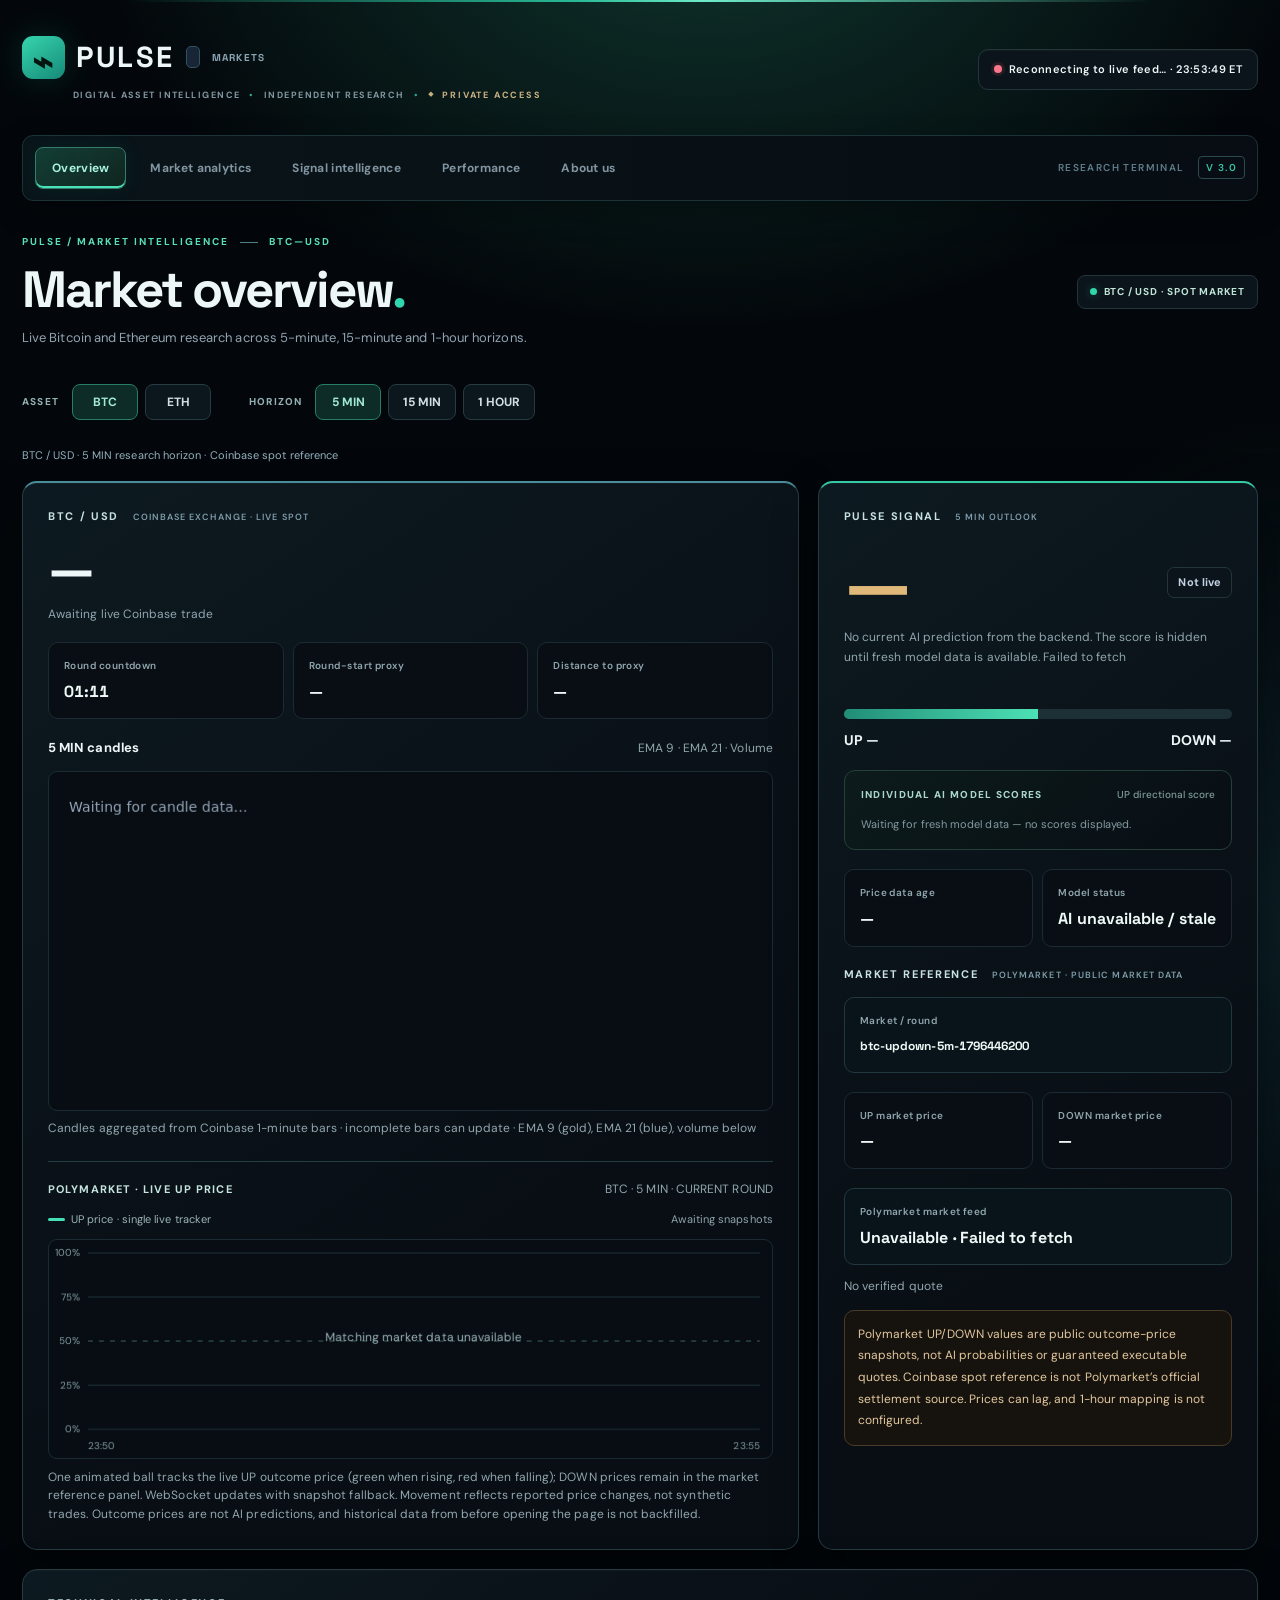
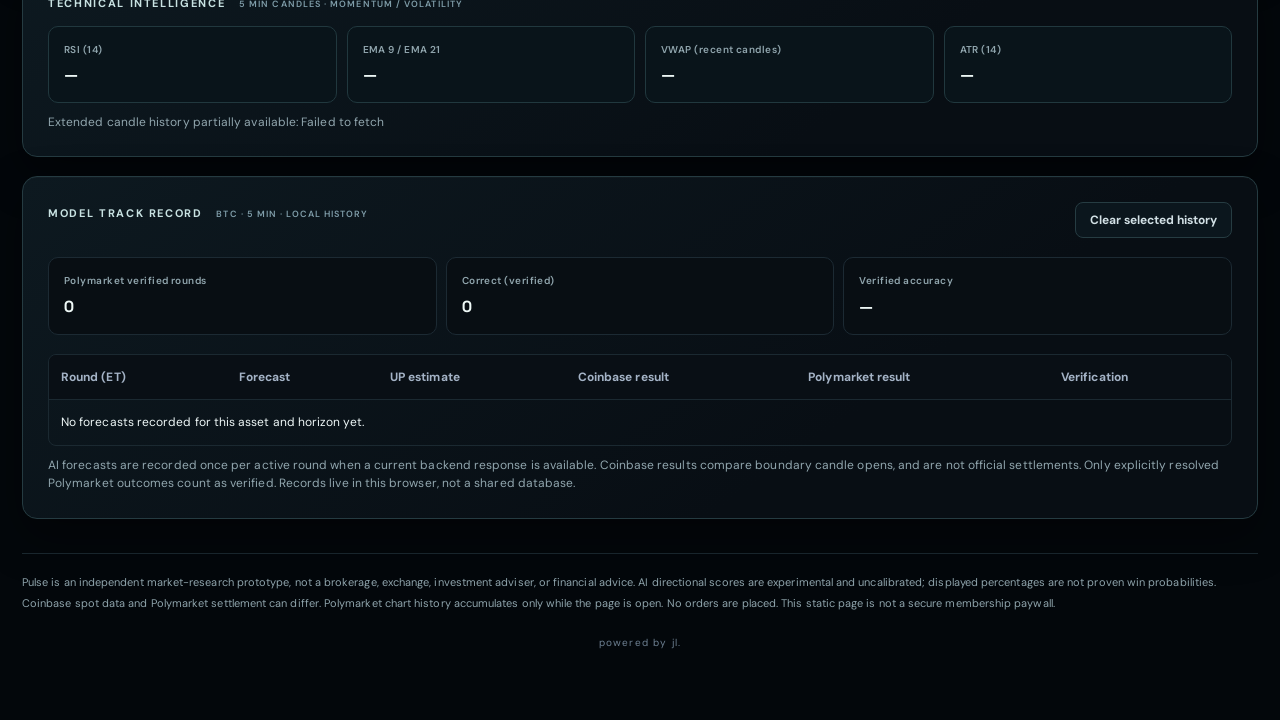
<file: pulse_ai_polymarket_smooth.html>
<!DOCTYPE html>
<!DOCTYPE html>

<html lang="en"><head><meta charset="utf-8"/><meta content="width=device-width,initial-scale=1" name="viewport"/><meta content="#090e17" name="theme-color"/><title>PULSE | Digital Asset Intelligence</title><style>
@import url('https://fonts.googleapis.com/css2?family=DM+Sans:wght@400;500;600;700;800&family=Space+Grotesk:wght@500;600;700&display=swap');
:root{color-scheme:dark;--bg:#080c13;--card:#101722;--line:#26303f;--muted:#8e9caf;--text:#eff4fb;--green:#21c995;--red:#fa6579;--gold:#e8b568}*{box-sizing:border-box}html{scroll-behavior:smooth}body{margin:0;background:radial-gradient(ellipse 75% 35% at 50% -15%,#162c41 0%,transparent 80%),var(--bg);color:var(--text);font:14px/1.55 'DM Sans',system-ui,-apple-system,Segoe UI,Arial}body:before{content:'';display:block;height:3px;background:linear-gradient(90deg,#0b1722,#22c996 45%,#3979b2 75%,#0b1722)}main{max-width:1320px;margin:auto;padding:22px 22px 64px}.top{display:flex;align-items:center;justify-content:space-between;flex-wrap:wrap;gap:16px;margin-bottom:25px;padding-bottom:22px;border-bottom:1px solid #243042}.brand{font-family:'Space Grotesk',system-ui;font-size:25px;font-weight:700;letter-spacing:-1.15px;display:flex;align-items:center;gap:10px}.brand b{display:inline-grid;place-items:center;width:38px;height:38px;border-radius:11px;background:linear-gradient(135deg,#20d49c,#136a70);color:#071611;font-size:25px;box-shadow:0 5px 24px #00b88c20}.brand span{border:1px solid #345065;background:#172534;color:#a4c8df;border-radius:5px;padding:2px 6px;font-size:10px!important;letter-spacing:1.2px!important}.small,.hint{font-size:12px;color:var(--muted)}.status{border:1px solid #314052;background:#131e2c;border-radius:9px;padding:9px 13px;font-size:12px;font-weight:600;white-space:nowrap}.dot{display:inline-block;width:8px;height:8px;border-radius:50%;background:var(--gold);margin-right:7px;box-shadow:0 0 0 3px #e8b5681b}.dot.good{background:var(--green);box-shadow:0 0 0 3px #21c9951c}.dot.bad{background:var(--red);box-shadow:0 0 0 3px #fa65791c}.eyebrow{color:#8b9bb0;font-size:11px;letter-spacing:1.8px;font-weight:800;text-transform:uppercase;margin-bottom:11px}.sectionhead{display:flex;justify-content:space-between;align-items:center;gap:12px;margin-bottom:17px}.sectionhead h1{font:700 clamp(22px,3.5vw,30px)/1.15 'Space Grotesk',sans-serif;letter-spacing:-.9px;margin:0}.sectionhead p{margin:6px 0 0;color:var(--muted);font-size:12px}.marketpill{border:1px solid #314052;background:#111c28;padding:8px 12px;border-radius:8px;font-size:11px;font-weight:700;color:#b9cbda}.grid{display:grid;grid-template-columns:minmax(0,1.5fr) minmax(320px,.85fr);gap:16px}.card{background:linear-gradient(155deg,#131d2a 0%,#101722 55%,#0e1520 100%);border:1px solid var(--line);border-radius:13px;padding:22px;min-width:0;box-shadow:0 14px 42px #00000020}.card h2{margin:0 0 14px;color:#98a8bd;font-size:11px;letter-spacing:1.65px;font-weight:800;text-transform:uppercase}.big{font:700 clamp(34px,5vw,53px)/1.15 'Space Grotesk',system-ui;letter-spacing:-1.9px;font-variant-numeric:tabular-nums;margin-bottom:5px}.subgrid{display:grid;grid-template-columns:repeat(3,minmax(0,1fr));gap:9px;margin:19px 0}.stat{background:#0b121c;border:1px solid #243143;border-radius:9px;padding:13px;min-width:0}.stat label{display:block;font-size:11px;color:var(--muted);margin-bottom:7px;font-weight:600}.stat strong{font:700 16px/1.35 'Space Grotesk',system-ui;font-variant-numeric:tabular-nums;overflow-wrap:anywhere}.chartbar,.line{display:flex;gap:7px;flex-wrap:wrap;align-items:center}.chartbar{justify-content:space-between;margin:18px 0 12px}.chartbar strong{font-size:13px}.btn{border:1px solid #35445a;border-radius:7px;background:#142033;color:#c9d8e9;padding:7px 12px;font-weight:700;font:700 12px 'DM Sans',sans-serif;cursor:pointer;transition:background .15s,border-color .15s}.btn:hover{background:#1c324a;border-color:#5b7794}.btn.selected{background:#1c423e;border-color:#2c947c;color:#75e5c3}canvas{display:block;width:100%;height:340px;background:linear-gradient(180deg,#0a111b,#0b131f);border:1px solid #233143;border-radius:9px;touch-action:pan-y}.signal{font:700 clamp(42px,6vw,72px)/1.15 'Space Grotesk',system-ui;letter-spacing:-2px}.up{color:var(--green)}.down{color:var(--red)}.warning{color:var(--gold)}.meter{height:9px;background:#283444;border-radius:99px;overflow:hidden;margin:17px 0 11px}.meter>div{height:100%;background:linear-gradient(90deg,#179d7d,#2fe1a9);width:50%;transition:width .25s}.flex{display:flex;justify-content:space-between;gap:10px;align-items:center}.tag{padding:6px 10px;border:1px solid #385069;background:#192635;border-radius:7px;font-size:11px;color:#c3d2e3;font-weight:700}.notice{margin-top:14px;border:1px solid #594831;background:#211e1b;padding:13px;border-radius:8px;color:#e3c79e;font-size:12px;line-height:1.65}.full{grid-column:1/-1}.tablewrap{overflow-x:auto;border:1px solid #253245;border-radius:8px}table{width:100%;border-collapse:collapse;font-size:12px;min-width:650px}th,td{padding:13px 12px;border-bottom:1px solid #253346;text-align:left}th{color:#a4b3c6;font-weight:700;background:#0b1420}tr:last-child td{border-bottom:0}.indicators{display:grid;grid-template-columns:repeat(4,minmax(0,1fr));gap:10px}.foot{margin-top:23px;padding-top:18px;border-top:1px solid #253143;color:var(--muted);font-size:11px;line-height:1.75}a{color:#83c5ef}#reason{min-height:65px;line-height:1.7}#direction{min-width:0}#confidence{text-align:right}.spacer{height:8px}.card:has(#direction){border-top:2px solid #2b987f}.card:has(#price){border-top:2px solid #477ea3}@media(max-width:850px){main{padding:16px 12px 50px}.grid{grid-template-columns:1fr}.full{grid-column:auto}.indicators{grid-template-columns:repeat(2,minmax(0,1fr))}canvas{height:290px}.card{padding:16px}.sectionhead{align-items:flex-start}.marketpill{display:none}}@media(max-width:420px){.brand{font-size:21px}.top{gap:10px}.status{font-size:11px}.subgrid{gap:6px}.stat{padding:9px}.stat strong{font-size:13px}.stat label{font-size:10px}.big{font-size:35px}.signal{font-size:48px}.sectionhead h1{font-size:23px}}

/* PULSE institutional visual system */
:root{--pulse:#35d7b1}
body{background:radial-gradient(ellipse at 80% -15%,#10252a 0%,transparent 48%),#080d14}
main{max-width:1450px}
.top{padding:9px 0 24px;margin-bottom:0;border-bottom:0}
.brand{font-family:'Space Grotesk',system-ui;letter-spacing:.065em;font-size:25px;font-weight:700;gap:11px}
.brand b.pulsemark{font-family:Georgia,serif;font-weight:700;font-size:35px;border-radius:9px;background:#28cda9;color:#041510;width:39px;height:39px;box-shadow:0 0 0 1px #53e3c145}
.brand-divider{height:22px;width:1px;background:#344756;margin:0 1px}
.brand .brand-unit{font-size:10px!important;letter-spacing:.2em;border:0;background:none;padding:0;color:#8ca5b4!important;font-weight:700}
.brand-sub{margin:7px 0 0 51px;font-size:9px;letter-spacing:.19em;font-weight:700;color:#718a9a}
.brand-dot{color:#31d5af;margin:0 7px}
.topnav{display:flex;align-items:center;gap:30px;border-top:1px solid #20303b;border-bottom:1px solid #20303b;padding:17px 0;margin-bottom:30px;color:#8093a2;font-size:12px;font-weight:600;letter-spacing:.015em}
.topnav>span{white-space:nowrap}.topnav .nav-active{color:#e6f6f4;position:relative}
.topnav .nav-active:after{content:'';height:2px;background:#2cd6ac;position:absolute;bottom:-18px;left:0;right:0}
.topnav .nav-right{margin-left:auto;font-size:10px;letter-spacing:.14em;color:#607d8c}
.version{border:1px solid #2b4a4c;color:#35c6a8;border-radius:4px;padding:4px 7px;margin-left:10px}
.sectionhead{margin-bottom:28px}
.sectionhead h1{font-size:clamp(30px,3.4vw,45px);letter-spacing:-1.7px;margin-top:10px;margin-bottom:7px}
.sectionhead p{font-size:13px;color:#92a4b2}
.headline-period{color:#30d6ad}
.eyebrow{font-size:10px;letter-spacing:.18em;color:#48cbaa;font-weight:700}
.eyebrow-line{display:inline-block;width:18px;height:1px;background:#537e83;vertical-align:middle;margin:0 7px}
.marketpill{background:#0f211f;border:1px solid #254e46;color:#c0e6d9;font-size:10px;font-weight:700;letter-spacing:.08em}
.market-bullet{display:inline-block;background:#32d7a9;width:7px;height:7px;border-radius:50%;margin-right:7px;box-shadow:0 0 10px #32d7a965}
.card{background:linear-gradient(150deg,#111c26,#0e1721);border:1px solid #253443;box-shadow:0 8px 35px #00000018}
.card h2{letter-spacing:.07em;font-size:12px;font-weight:700;color:#e7f2f6}
.source-label{font-size:9px;letter-spacing:.12em;color:#7f9da9;font-weight:600;margin-left:9px}
.stat{background:#0c1720;border-color:#243341}
.big{font-family:'Space Grotesk',system-ui;letter-spacing:-1.4px}
.foot{border-top:1px solid #263745;margin-top:34px;padding-top:18px;line-height:1.7}
@media(max-width:850px){.topnav{gap:18px;overflow-x:auto;scrollbar-width:none}.topnav .nav-right{display:none}}
@media(max-width:540px){.topnav{gap:20px;padding:14px 0;margin-bottom:22px;font-size:11px}.topnav .nav-active:after{bottom:-15px}.brand{font-size:22px}.brand-sub{font-size:8px;margin-left:49px}.source-label{display:block;margin:5px 0 0}.sectionhead h1{letter-spacing:-.8px}}

/* PULSE private-terminal visual refresh: darker, restrained, premium */
:root{--bg:#030508;--card:#090d13;--line:#1b2630;--muted:#82909c;--text:#eaf0f4;--green:#29cda8;--red:#ed6b7a;--gold:#cba46a}
html{background:#030508}
body{background:radial-gradient(ellipse 60% 28% at 50% -13%,#102020 0%,transparent 77%),#030508!important;color:var(--text)}
body:before{height:1px;background:linear-gradient(90deg,transparent,#26584f 50%,transparent)}
.top{border-bottom-color:#18242c}
.topnav{background:#05090e;border-top-color:#18242c;border-bottom-color:#18242c;color:#75858f}
.card{background:linear-gradient(150deg,#0d141b,#090e14 58%,#080c11)!important;border-color:#1b2931!important;box-shadow:0 14px 48px #0007!important}
.stat,.subgrid .stat{background:#080e13!important;border-color:#1c2a33!important}
.marketpill,.status,.tag{background:#0b141a!important;border-color:#22363a!important}
.btn{background:#0b161d!important;border-color:#263c42!important;color:#d2e0e5}
.btn.selected{background:#0d2b27!important;border-color:#287d69!important;color:#a2e9d4}
canvas{background:#070d12!important;border-color:#1b2b34!important}
.notice{background:#16130e!important;border-color:#493c27!important}
.tablewrap,th,td{border-color:#1b2931!important}th{background:#090f15!important}
.foot{border-top-color:#1b2931}
.brand b.pulsemark{background:linear-gradient(145deg,#36d5ae,#168a78)!important;box-shadow:0 0 0 1px #347d683d!important}
.brand-sub{display:flex;flex-wrap:wrap;align-items:center;gap:4px;line-height:1.8;color:#8297a1!important}
.brand-dot{margin:0 5px!important;color:#2ca88e!important}
.private-access{color:#c8af81;font-weight:800;letter-spacing:.2em;white-space:nowrap}
.private-access:before{content:'◆';font-size:7px;color:#c8af81;margin-right:7px;vertical-align:2px}
@media(max-width:520px){.brand-sub{margin-left:0!important;font-size:8px!important;letter-spacing:.13em!important}.brand-dot{margin:0 2px!important}.private-access{letter-spacing:.12em}}

.switches{display:flex;flex-wrap:wrap;gap:8px;align-items:center;margin:0 0 18px}.switches .btn{min-width:66px}.switch-label{font-size:10px;color:#82909c;letter-spacing:.12em;font-weight:800;margin-right:6px}.switch-group{display:flex;align-items:center;gap:7px;flex-wrap:wrap;margin-right:22px}.pill-note{font-size:11px;color:#95b1bd;margin-bottom:17px}.metric-list{display:grid;grid-template-columns:repeat(2,minmax(0,1fr));gap:10px}.grid .card{min-width:0}.market-pill-alt{color:#9ce8d1}.tag{white-space:normal;text-align:right}.foot a{color:#83c5ef}@media(max-width:540px){.switch-group{margin-right:0}.switches{gap:14px}.metric-list{grid-template-columns:1fr}.brand-unit{display:none!important}}

/* PULSE V3: private terminal sections */
.topnav{gap:8px;align-items:center}.nav-tab{appearance:none;background:transparent;border:1px solid transparent;border-radius:7px;padding:10px 15px;color:#8194a0;font:600 12px 'DM Sans',sans-serif;white-space:nowrap;cursor:pointer;transition:all .2s}.nav-tab:hover{color:#e7f7f3;background:#0d191d;border-color:#223b3e}.nav-tab.nav-active{background:#0d2724;border-color:#2d7667;color:#a9f2dc;box-shadow:inset 0 -2px #31d6ad}.topnav .nav-active:after{display:none}.terminal-panel[hidden],#overview-head[hidden]{display:none!important}.terminal-page{animation:panelIn .3s ease both}@keyframes panelIn{from{opacity:.4;transform:translateY(7px)}to{opacity:1;transform:translateY(0)}}.page-eyebrow,.vip-kicker{font-size:10px;letter-spacing:.21em;font-weight:800;color:#42cbaa}.page-title{font:700 clamp(32px,5vw,56px)/1.12 'Space Grotesk',sans-serif;letter-spacing:-2px;margin:14px 0}.page-title span{color:#34d3ad}.page-title em{font-style:normal;color:#3ed3ad}.page-lead{max-width:760px;color:#9eacb7;font-size:15px;line-height:1.85;margin:0 0 24px}.premium-rule{height:1px;background:linear-gradient(90deg,#31caa1,#274b50 55%,transparent);margin:25px 0}.terminal-grid{display:grid;grid-template-columns:repeat(3,minmax(0,1fr));gap:15px;margin:20px 0}.terminal-grid.twin{grid-template-columns:repeat(2,minmax(0,1fr))}.vip-card{background:linear-gradient(145deg,#111c23,#080d13 75%);border:1px solid #22363d;border-radius:13px;padding:25px;min-width:0;box-shadow:0 12px 35px #0005;position:relative;overflow:hidden}.vip-card:before{content:'';position:absolute;top:0;left:0;right:0;height:1px;background:linear-gradient(90deg,#39caa6,transparent 75%);opacity:.6}.vip-card h2{font:700 20px/1.3 'Space Grotesk',sans-serif;letter-spacing:-.4px;margin:13px 0 16px;color:#e7f3f3}.vip-card p{color:#9eacb7;line-height:1.85;font-size:13px}.vip-card .asset-head{display:flex;justify-content:space-between;gap:10px;align-items:center}.vip-card .asset-symbol{font:700 23px 'Space Grotesk',sans-serif;letter-spacing:-.6px}.vip-card .tiny-pill{font-size:9px;letter-spacing:.1em;color:#8ecdbd;border:1px solid #2a4b46;padding:5px 8px;border-radius:5px}.vip-card .signal-value{font:700 31px 'Space Grotesk',sans-serif;margin:17px 0 8px}.vip-card .metric-line{display:flex;justify-content:space-between;gap:12px;border-top:1px solid #203038;padding:10px 0;font-size:12px;color:#98aab4}.vip-card .metric-line strong{color:#e3eeee;font-weight:700;text-align:right}.vip-card .signal-value.up{color:#29cda8}.vip-card .signal-value.down{color:#ed6b7a}.vip-card .signal-value.neutral{color:#b7c3cc}.vip-card .card-action{margin-top:12px}.method-list>div{display:flex;justify-content:space-between;gap:12px;padding:14px 0;border-bottom:1px solid #213139}.method-list b{color:#e0eee9}.method-list span{color:#92a4af;text-align:right;font-size:12px}.note-card{margin:18px 0 28px}.about-hero{display:grid;grid-template-columns:1.25fr .75fr;gap:28px;align-items:center;padding:30px;border:1px solid #25463f;border-radius:15px;background:radial-gradient(ellipse at 80% 45%,#123a32 0%,#0c171b 45%,#080e13 100%);overflow:hidden}.about-hero h2{font:700 clamp(26px,3vw,39px)/1.18 'Space Grotesk',sans-serif;letter-spacing:-1px;margin:18px 0}.about-hero p{font-size:14px;color:#a8b9bd;line-height:1.9;max-width:670px}.about-chips{display:flex;flex-wrap:wrap;gap:8px;margin-top:20px}.about-chips span{border:1px solid #2d5a50;background:#0e2a26;border-radius:5px;padding:7px 10px;color:#a1e9d1;font-size:9px;font-weight:800;letter-spacing:.1em}.about-orbit{height:280px;display:grid;place-items:center;position:relative}.orbit{border:1px solid #2b927b;border-radius:50%;position:absolute;box-shadow:0 0 40px #1dd3a317}.orbit.outer{width:260px;height:260px;border-style:dashed;animation:orbitSpin 60s linear infinite}.orbit.inner{width:194px;height:194px;border-color:#39cba6;box-shadow:0 0 45px #1dd3a324,inset 0 0 40px #1dd3a313}.orbit-core{display:grid;place-items:center;background:linear-gradient(145deg,#3ae1b8,#0e846e);border-radius:24px;color:#021c18;width:100px;height:100px;font-size:83px;font-weight:900;box-shadow:0 0 65px #1dd3a34a}.orbit-caption{position:absolute;bottom:0;font-size:9px;letter-spacing:.25em;color:#81c3b3}@keyframes orbitSpin{to{transform:rotate(360deg)}}.feature-number{font:700 10px 'Space Grotesk',sans-serif;letter-spacing:.18em;color:#45caa6}.about-disclosure{margin:20px 0 32px}.vip-card button{cursor:pointer}.perf-good{color:#36d6a8}.perf-muted{color:#92a4af}.perf-warn{color:#e8b568}@media(max-width:1050px){.terminal-grid{grid-template-columns:repeat(2,minmax(0,1fr))}.about-hero{grid-template-columns:1fr .6fr}}@media(max-width:700px){.topnav{overflow-x:auto;flex-wrap:nowrap;padding:10px 0}.nav-tab{padding:9px 12px;font-size:11px}.terminal-grid,.terminal-grid.twin{grid-template-columns:1fr}.about-hero{grid-template-columns:1fr;padding:20px}.about-orbit{height:230px}.orbit.outer{width:210px;height:210px}.orbit.inner{width:160px;height:160px}.page-title{letter-spacing:-1px}.vip-card{padding:19px}}

/* PULSE V4 — AI intelligence terminal refinement */
:root{--bg:#03070b;--card:#0b1219;--line:#21343b;--muted:#91a6ae;--text:#eef7f7;--green:#45e0b5;--red:#fa778b;--gold:#e0b879}
html{scrollbar-color:#25463f #060c10}
body{background:radial-gradient(ellipse 60% 24% at 55% -5%,#10372f 0%,transparent 80%),radial-gradient(ellipse 30% 26% at 100% 40%,#0a1d23 0%,transparent 85%),#03070b!important;letter-spacing:.005em}
body:before{height:2px;background:linear-gradient(90deg,transparent 10%,#28b996 45%,#6feac9 55%,transparent 90%)}
main{max-width:1460px;padding-top:25px}
.top{padding:8px 0 26px}.brand{font-size:29px;letter-spacing:.075em}.brand b.pulsemark{width:43px;height:43px;border-radius:11px;box-shadow:0 0 32px #26d6aa28!important}
.brand-sub{font-size:9px!important;letter-spacing:.16em!important}.status{padding:11px 15px;border-radius:10px;font-size:11px;letter-spacing:.03em;box-shadow:inset 0 1px #ffffff09}
.topnav{position:relative;margin-top:6px;padding:11px 12px;gap:7px;border:1px solid #1c3337;border-radius:11px;background:linear-gradient(90deg,#091419,#070d12)!important;box-shadow:0 10px 30px #0004}
.nav-tab{padding:12px 16px;border-radius:8px;font-weight:700;letter-spacing:.025em}.nav-tab.nav-active{background:linear-gradient(145deg,#123e35,#10251f);border-color:#367c6d;box-shadow:inset 0 -2px #49e1b8,0 0 22px #19cba313}
.nav-tab:focus-visible,.btn:focus-visible{outline:2px solid #63e4c2;outline-offset:3px}
.sectionhead{margin-top:33px}.sectionhead h1{font-size:clamp(35px,4vw,51px);letter-spacing:-2.1px}.sectionhead p{font-size:13px;line-height:1.8}
.eyebrow,.page-eyebrow,.vip-kicker{color:#58e1bb;letter-spacing:.2em}.page-title{font-size:clamp(38px,5.5vw,67px);letter-spacing:-2.7px;margin:15px 0 16px}.page-lead{font-size:15px;line-height:1.9;color:#b2c4c9}
.switches{margin-bottom:21px}.switch-group{padding:6px 8px 6px 0}.switch-label{color:#93b0b3}.btn{padding:9px 14px;border-radius:8px;transition:transform .18s,border-color .18s,background .18s}.btn:hover{transform:translateY(-1px)}
.grid{gap:19px}.card,.vip-card{border-radius:15px!important;background:linear-gradient(145deg,#0d1920,#080e14 68%)!important;border:1px solid #253b41!important;box-shadow:0 18px 45px #0006,inset 0 1px #ffffff06!important}
.card{padding:25px}.card h2{font-size:11px;letter-spacing:.15em;color:#c8e2e2}.card:has(#direction){border-top:2px solid #35caa6!important}.card:has(#price){border-top:2px solid #488d99!important}
.stat{border-radius:10px;padding:15px!important;background:#09141a!important;border:1px solid #21383e!important}.stat label{font-size:10px;letter-spacing:.045em}.stat strong{color:#eff9f7}
.signal{font-size:clamp(50px,6vw,78px)}.meter{height:10px;background:#1d3035}.meter>div{background:linear-gradient(90deg,#218d77,#4de1b5)}.notice{border-radius:10px;line-height:1.8}
.vip-card{padding:27px}.vip-card:before{height:2px;background:linear-gradient(90deg,#43e4b7,transparent 75%)}.vip-card h2{font-size:21px}.vip-card p{color:#a9bfc4}.vip-card .signal-value{font-size:37px;letter-spacing:-1.1px}
.vip-card .metric-line{padding:12px 0;border-bottom:1px solid #1d3439;border-top:0}.vip-card .metric-line:last-of-type{border-bottom:0}.vip-card .tiny-pill{border-radius:6px}
.premium-rule{background:linear-gradient(90deg,#3de2b5,#1d4545 50%,transparent)}
.ai-hero{position:relative;overflow:hidden;display:grid;grid-template-columns:minmax(0,1.25fr) minmax(280px,.75fr);gap:32px;align-items:center;padding:38px;border:1px solid #2d6559;border-radius:18px;background:radial-gradient(ellipse at 85% 45%,#155548 0%,#0d2525 38%,#071016 78%);box-shadow:0 22px 70px #0007}
.ai-hero:after{content:'';position:absolute;inset:0;pointer-events:none;background:linear-gradient(110deg,transparent 60%,#7fffe006 80%,transparent)}
.ai-hero h2{font:700 clamp(32px,3.6vw,49px)/1.14 'Space Grotesk',sans-serif;letter-spacing:-1.7px;margin:18px 0}.ai-hero h2 span{color:#56e5bd}.ai-hero p{max-width:660px;color:#bbced0;font-size:14px;line-height:1.95}
.ai-chiprow{display:flex;flex-wrap:wrap;gap:9px;margin-top:23px}.ai-chip{padding:8px 11px;border:1px solid #32675b;border-radius:6px;background:#12342d;color:#a9f4dc;font-size:10px;font-weight:800;letter-spacing:.09em}
.ai-core{display:grid;grid-template-columns:repeat(2,1fr);gap:11px;position:relative;z-index:1}.ai-core .ai-number{padding:20px 14px;border:1px solid #3a6a60;border-radius:12px;background:#071a1bbf;text-align:center}.ai-core strong{display:block;font:700 39px 'Space Grotesk',sans-serif;color:#5aebc2;line-height:1.2}.ai-core span{display:block;font-size:10px;letter-spacing:.11em;color:#b4d2cc;margin-top:6px;font-weight:700}
.ai-section-label{margin:34px 0 12px;font:700 11px 'DM Sans',sans-serif;letter-spacing:.2em;color:#5ae2bc}.ai-explainer{display:grid;grid-template-columns:repeat(3,minmax(0,1fr));gap:15px}.ai-explainer .vip-card h2{margin:12px 0}.ai-explainer .feature-number{font-size:11px;color:#65e7c2}
.ai-models{display:grid;grid-template-columns:repeat(2,minmax(0,1fr));gap:12px;margin:16px 0 25px}.ai-models .ai-model{padding:18px;border:1px solid #25433f;border-radius:11px;background:#0b181b}.ai-model strong{display:block;color:#eaf7f3;font:700 17px 'Space Grotesk',sans-serif}.ai-model small{display:block;margin-top:6px;color:#a2bbb9;font-size:12px;line-height:1.7}.ai-model .model-tag{float:right;font-size:10px;color:#73e7c6;border:1px solid #36695e;padding:4px 7px;border-radius:5px}
.ai-disclosure{border-left:3px solid #d2ae77;background:#161711;border-radius:0 12px 12px 0;padding:23px 25px;margin:25px 0 30px}.ai-disclosure h2{margin:0 0 10px;font:700 19px 'Space Grotesk',sans-serif}.ai-disclosure p{color:#c5c5b7;line-height:1.85;font-size:13px}
.foot{line-height:1.95;color:#8ea3ab}
@media(max-width:900px){.ai-hero{grid-template-columns:1fr}.ai-core{max-width:520px}.ai-explainer{grid-template-columns:1fr 1fr}}
@media(max-width:700px){main{padding:14px 12px 50px}.topnav{border-radius:9px;padding:8px;gap:4px}.nav-tab{padding:10px 12px}.ai-hero{padding:23px;gap:22px}.ai-hero h2{font-size:34px}.ai-explainer,.ai-models{grid-template-columns:1fr}.card{padding:17px}.vip-card{padding:21px}.page-title{letter-spacing:-1.4px}.sectionhead h1{letter-spacing:-1px}}
@media(prefers-reduced-motion:reduce){*,*:before,*:after{animation-duration:.01ms!important;transition-duration:.01ms!important;scroll-behavior:auto!important}}

/* PULSE V5: individual ensemble score bars */
.ensemble-breakdown{margin:18px 0 19px;padding:16px;border:1px solid #244039;border-radius:11px;background:linear-gradient(140deg,#0c1b1b,#080e14)}
.ensemble-heading{display:flex;justify-content:space-between;align-items:center;gap:10px;margin-bottom:13px;font-size:10px;font-weight:800;letter-spacing:.13em;color:#a9d7cb;text-transform:uppercase}
.ensemble-heading small{font-size:10px;letter-spacing:0;color:#7e9b98;font-weight:500;text-transform:none}
.ensemble-row{margin:11px 0}.ensemble-row-top{display:flex;justify-content:space-between;align-items:center;gap:8px;margin-bottom:6px;font-size:11px;color:#b4c9c8}.ensemble-row-top strong{color:#e4f3ee;font-variant-numeric:tabular-nums}
.ensemble-track{height:7px;border-radius:20px;background:#38252d;overflow:hidden}.ensemble-fill{height:100%;border-radius:20px;background:linear-gradient(90deg,#168f7c,#35dab0);transition:width .35s ease}
.ensemble-empty{font-size:11px;color:#84999f;line-height:1.65}.ensemble-legend{display:flex;justify-content:space-between;gap:8px;font-size:10px;color:#829ca0;margin-top:11px}
.ensemble-card{margin-top:14px;border-top:1px solid #22343b;padding-top:13px}.ensemble-card .ensemble-breakdown{margin:0;padding:13px;background:#081316}.ensemble-card .ensemble-heading{flex-wrap:wrap}

/* Polymarket outcome price chart */
.poly-chart-section{margin-top:24px;padding-top:18px;border-top:1px solid #253c40}.poly-chart-section .chartbar{margin:0 0 12px}.poly-chart-section .chartbar strong{font-size:11px;letter-spacing:.1em;color:#c6e5de}.poly-chart-legend{display:flex;flex-wrap:wrap;gap:15px;align-items:center;color:#9cb4b7;font-size:11px;margin-bottom:11px}.poly-chart-legend i{display:inline-block;width:17px;height:3px;vertical-align:middle;margin-right:6px;border-radius:3px}.poly-legend-up{background:#45e0b5}.poly-legend-down{background:#fa778b}#polyChart{height:220px}#polyChartLast{margin-left:auto;color:#8fa4ac}@media(max-width:540px){#polyChart{height:190px}#polyChartLast{margin-left:0}}
/* Highlight the final 59 seconds of the active round. */
#timer.timer-urgent{color:#ff526b!important;text-shadow:0 0 14px rgba(255,82,107,.22);font-variant-numeric:tabular-nums}
</style></head><body><main>
<header class="top"><div><div class="brand"><b class="pulsemark">⌁</b> PULSE <span class="brand-divider"></span><span class="brand-unit">MARKETS</span></div><div class="small brand-sub">DIGITAL ASSET INTELLIGENCE <span class="brand-dot">•</span> INDEPENDENT RESEARCH <span class="brand-dot">•</span> <span class="private-access">PRIVATE ACCESS</span></div></div><div class="status"><span class="dot" id="dot"></span><span id="connection">Connecting…</span> · <span id="clock">--:--:--</span> ET</div></header>
<nav aria-label="Terminal sections" class="topnav"><button aria-selected="true" class="nav-tab nav-active" data-panel="overview" type="button">Overview</button><button aria-selected="false" class="nav-tab" data-panel="analytics" type="button">Market analytics</button><button aria-selected="false" class="nav-tab" data-panel="signals" type="button">Signal intelligence</button><button aria-selected="false" class="nav-tab" data-panel="performance" type="button">Performance</button><button aria-selected="false" class="nav-tab" data-panel="about" type="button">About us</button><span class="nav-right">RESEARCH TERMINAL <span class="version">V 3.0</span></span></nav>
<div class="sectionhead" id="overview-head"><div><div class="eyebrow">PULSE / MARKET INTELLIGENCE <span class="eyebrow-line"></span> <span id="eyebrowPair">BTC—USD</span></div><h1>Market overview<span class="headline-period">.</span></h1><p>Live Bitcoin and Ethereum research across 5-minute, 15-minute and 1-hour horizons.</p></div><div class="marketpill"><span class="market-bullet"></span><span id="marketPill">BTC / USD · SPOT MARKET</span></div></div>
<div aria-label="Market and forecast timeframe" class="switches"><div class="switch-group"><span class="switch-label">ASSET</span><button aria-pressed="true" class="btn selected" data-asset="BTC">BTC</button><button aria-pressed="false" class="btn" data-asset="ETH">ETH</button></div><div class="switch-group"><span class="switch-label">HORIZON</span><button aria-pressed="true" class="btn selected" data-horizon="300">5 MIN</button><button aria-pressed="false" class="btn" data-horizon="900">15 MIN</button><button aria-pressed="false" class="btn" data-horizon="3600">1 HOUR</button></div></div>
<div class="pill-note" id="scope">BTC / USD · 5-minute research horizon · Coinbase spot reference</div>
<section class="grid terminal-panel" id="overview-panel">
<article class="card"><h2><span id="priceTitle">BTC / USD</span> <span class="source-label">COINBASE EXCHANGE · LIVE SPOT</span></h2><div class="big" id="price">Loading…</div><div class="small" id="lastTick">Awaiting live market data</div><div class="subgrid"><div class="stat"><label>Round countdown</label><strong id="timer">--:--</strong></div><div class="stat"><label>Round-start proxy</label><strong id="start">—</strong></div><div class="stat"><label>Distance to proxy</label><strong id="distance">—</strong></div></div><div class="chartbar"><strong id="chartTitle">5-minute candles</strong><span class="small">EMA 9 · EMA 21 · Volume</span></div><canvas aria-label="Candlestick chart" id="chart"></canvas><div class="small" id="chartCaption" style="margin-top:8px">Candles use Coinbase data; incomplete bars may update.</div>
<div class="poly-chart-section"><div class="chartbar"><strong>POLYMARKET · LIVE UP PRICE</strong><span class="small" id="polyChartRound">Matching market · checking…</span></div><div class="poly-chart-legend"><span><i class="poly-legend-up"></i>UP price · single live tracker</span><span id="polyChartLast">Awaiting snapshots</span></div><canvas id="polyChart" aria-label="Polymarket UP outcome price history with one moving price marker"></canvas><div class="small" id="polyChartCaption" style="margin-top:9px">One animated ball tracks the live UP outcome price (green when rising, red when falling); DOWN prices remain in the market reference panel. WebSocket updates with snapshot fallback. Movement reflects reported price changes, not synthetic trades. Outcome prices are not AI predictions, and historical data from before opening the page is not backfilled.</div></div></article>
<article class="card"><h2>PULSE SIGNAL <span class="source-label" id="signalTitle">5-MINUTE OUTLOOK</span></h2><div class="flex"><div class="signal warning" id="direction">—</div><span class="tag" id="confidence">Waiting for data</span></div><div class="small" id="reason">Connecting to Coinbase and loading historical candles.</div><div class="meter"><div id="meter" style="width:50%"></div></div><div class="flex"><strong id="pup">UP —</strong><strong id="pdown">DOWN —</strong></div><div class="ensemble-breakdown" id="overview-ensemble"><div class="ensemble-heading">Individual AI model scores <small>UP direction</small></div><div class="ensemble-empty">Awaiting fresh AI model data…</div></div><div class="subgrid" style="grid-template-columns:repeat(2,1fr)"><div class="stat"><label>Price data age</label><strong id="age">—</strong></div><div class="stat"><label>Model status</label><strong id="modelStatus">Waiting</strong></div></div><h2>MARKET REFERENCE <span class="source-label">POLYMARKET · PUBLIC MARKET DATA</span></h2><div class="stat"><label>Market / round</label><strong id="roundName" style="font-size:12px;overflow-wrap:anywhere">Checking…</strong></div><div class="subgrid" style="grid-template-columns:repeat(2,1fr)"><div class="stat"><label>UP market price</label><strong id="marketUp">—</strong></div><div class="stat"><label>DOWN market price</label><strong id="marketDown">—</strong></div></div><div class="stat"><label>Polymarket market feed</label><strong id="chainlink">Checking market…</strong></div><div class="flex" style="margin-top:12px;flex-wrap:wrap"><span class="small" id="polyUpdated">Not yet updated</span><a id="polyLink" href="https://polymarket.com" target="_blank" rel="noopener noreferrer" hidden>View on Polymarket ↗</a></div><div class="notice" id="caution">Polymarket UP/DOWN values are public outcome-price snapshots, not AI probabilities or guaranteed executable quotes. Coinbase spot reference is not Polymarket’s official settlement source. Prices can lag, and 1-hour mapping is not configured.</div></article>
<article class="card full"><h2>TECHNICAL INTELLIGENCE <span class="source-label" id="indicatorSource">5-MINUTE CANDLES · MOMENTUM / VOLATILITY</span></h2><div class="indicators"><div class="stat"><label>RSI (14)</label><strong id="rsi">—</strong></div><div class="stat"><label>EMA 9 / EMA 21</label><strong id="ema">—</strong></div><div class="stat"><label>VWAP (recent candles)</label><strong id="vwap">—</strong></div><div class="stat"><label>ATR (14)</label><strong id="atr">—</strong></div></div><div class="small" id="diagnostic" style="margin-top:10px">Loading candle history…</div></article>
<article class="card full"><div class="flex"><h2>MODEL TRACK RECORD <span class="source-label" id="historySource">BTC · 5 MIN · LOCAL HISTORY</span></h2><button class="btn" id="clear">Clear selected history</button></div><div class="subgrid"><div class="stat"><label>Polymarket verified rounds</label><strong id="verified">0</strong></div><div class="stat"><label>Correct (verified)</label><strong id="wins">0</strong></div><div class="stat"><label>Verified accuracy</label><strong id="accuracy">—</strong></div></div><div class="tablewrap"><table><thead><tr><th>Round (ET)</th><th>Forecast</th><th>UP estimate</th><th>Coinbase result</th><th>Polymarket result</th><th>Verification</th></tr></thead><tbody id="history"></tbody></table></div><div class="small" style="margin-top:10px">AI forecasts are recorded once per active round when a current backend response is available. Coinbase results compare boundary candle opens, and are not official settlements. Only explicitly resolved Polymarket outcomes count as verified. Records live in this browser, not a shared database.</div></article>
</section><section class="terminal-page terminal-panel" hidden="" id="about-panel"><div class="page-eyebrow">PULSE / AI-POWERED MARKET INTELLIGENCE</div><h1 class="page-title">The intelligence behind <em>the signal.</em></h1><p class="page-lead">PULSE combines live digital-asset market data with experimental trained machine-learning models to make short-duration BTC and ETH research clearer, faster and more transparent.</p><div class="premium-rule"></div><section aria-label="PULSE AI overview" class="ai-hero"><div><div class="vip-kicker">INTRODUCING / PULSE AI</div><h2>Built to read the market <span>one move ahead.</span></h2><p>Our AI-powered intelligence engine analyzes Bitcoin and Ethereum market behavior across three short-term horizons. Rather than relying on a single indicator, PULSE brings together multiple trained models, current Coinbase market information and transparent research context in one focused terminal.</p><p>Each signal reports an UP or DOWN directional score, its underlying model outputs and the freshness of its data. The goal is informed research—not artificial certainty.</p><div class="ai-chiprow"><span class="ai-chip">TRAINED ML ENSEMBLES</span><span class="ai-chip">BTC + ETH</span><span class="ai-chip">LIVE API-POWERED SCORES</span><span class="ai-chip">TRANSPARENT LIMITATIONS</span></div></div><div class="ai-core"><div class="ai-number"><strong>06</strong><span>MODEL CONFIGURATIONS</span></div><div class="ai-number"><strong>03</strong><span>FORECAST HORIZONS</span></div><div class="ai-number"><strong>02</strong><span>DIGITAL ASSETS</span></div><div class="ai-number"><strong>03</strong><span>ENSEMBLE METHODS</span></div></div></section><div class="ai-section-label">THE INTELLIGENCE STACK</div><div class="ai-explainer"><article class="vip-card"><div class="feature-number">01 / INGEST</div><h2>Market data in motion</h2><p>Coinbase BTC and ETH spot candles and live pricing provide the market context. PULSE separately displays momentum, trend and volatility indicators so users can see more than the directional label.</p></article><article class="vip-card"><div class="feature-number">02 / INFER</div><h2>Three-model ensemble</h2><p>Each asset-and-horizon configuration combines outputs from logistic regression, random forest and gradient boosting. These models can identify different statistical patterns in historical price behavior.</p></article><article class="vip-card"><div class="feature-number">03 / INTERPRET</div><h2>Signal with context</h2><p>The terminal presents directional scores, model agreement, data freshness and a separate record of subsequent outcomes. Unavailable or stale AI data is marked rather than presented as a fresh signal.</p></article></div><article class="vip-card" style="margin:22px 0 28px"><div class="feature-number">TRANSPARENCY / MODEL-BY-MODEL</div><h2>See what every AI predicts.</h2><p>Every BTC and ETH UP/DOWN outlook features a combined ensemble score and three individual score bars beneath it: logistic regression, random forest and gradient boosting. Each bar shows that model’s own UP directional score, alongside its complementary DOWN score, so you can compare model agreement and disagreement instead of relying on one headline number.</p><p>These are experimental, uncalibrated directional scores—not verified probabilities, guaranteed outcomes or Polymarket settlement forecasts. If model data is stale or unavailable, PULSE hides the scores rather than implying the prediction is current.</p></article><article class="vip-card" style="margin:0 0 26px"><div class="feature-number">MARKET CONTEXT / POLYMARKET</div><h2>Compare AI intelligence with market prices.</h2><p>For matching 5-minute and 15-minute BTC/ETH rounds, PULSE requests public Polymarket UP and DOWN outcome-price snapshots and links to the source event. These are separate from the AI ensemble’s directional scores and are not verified odds or guaranteed executable prices. If a matching round cannot be confirmed, its prices are left blank. Hourly Polymarket mapping is not yet supported.</p></article><div class="ai-section-label">SIX CONFIGURATIONS / TWO ASSETS</div><div class="ai-models"><div class="ai-model"><span class="model-tag">BTC / USD</span><strong>Bitcoin intelligence</strong><small>Dedicated trained configurations for 5-minute, 15-minute and 60-minute UP/DOWN research.</small></div><div class="ai-model"><span class="model-tag">ETH / USD</span><strong>Ethereum intelligence</strong><small>Dedicated trained configurations for 5-minute, 15-minute and 60-minute UP/DOWN research.</small></div></div><div class="ai-section-label">INSIDE THE ENSEMBLE</div><div class="ai-explainer"><article class="vip-card"><div class="feature-number">MODEL / 01</div><h2>Logistic regression</h2><p>A statistical baseline that estimates directional tendencies from learned relationships in the training features.</p></article><article class="vip-card"><div class="feature-number">MODEL / 02</div><h2>Random forest</h2><p>An ensemble of decision trees that can capture nonlinear relationships and interactions in market features.</p></article><article class="vip-card"><div class="feature-number">MODEL / 03</div><h2>Gradient boosting</h2><p>A sequential tree-based method designed to learn complex patterns by improving on earlier model errors.</p></article></div><div class="ai-section-label">DESIGNED FOR CLARITY</div>
</section><section class="terminal-page terminal-panel" hidden="" id="performance-panel"><div class="page-eyebrow">PULSE / AUDIT TRAIL</div><h1 class="page-title">Performance<span>.</span></h1><p class="page-lead">A transparent look at locally recorded forecasts, separated by asset, horizon and outcome source.</p><div class="premium-rule"></div><div class="terminal-grid" id="performance-cards"></div><article class="vip-card"><div class="vip-kicker">RECENT RESEARCH / LOCAL RECORDS</div><h2>Prediction ledger</h2><div class="tablewrap"><table><thead><tr><th>Recorded (ET)</th><th>Market</th><th>Horizon</th><th>Forecast</th><th>Coinbase proxy</th><th>Verified Polymarket</th></tr></thead><tbody id="performance-ledger"></tbody></table></div><p class="small" style="margin-top:14px">Records are saved in this browser only, not synchronized across devices. Verified counts include only explicit resolved Polymarket results; Coinbase spot outcomes are not interchangeable with settlement.</p></article></section><section class="terminal-page terminal-panel" hidden="" id="signals-panel"><div class="page-eyebrow">PULSE / DIRECTIONAL ENGINE</div><h1 class="page-title">Signal intelligence<span>.</span></h1><p class="page-lead">Six experimental trained AI research views. Scores refresh from the PULSE backend; unavailable or stale model data stays clearly marked.</p><div class="premium-rule"></div><div class="terminal-grid" id="signal-cards"></div><div class="vip-card note-card"><div class="vip-kicker">MODEL TRANSPARENCY</div><h2>Research, not certainty.</h2><p>UP/DOWN scores come from experimental trained models and are uncalibrated. A displayed 65% estimate does not establish a 65% historical win rate. Results may differ from third-party market settlements.</p></div></section><section class="terminal-page terminal-panel" hidden="" id="analytics-panel"><div class="page-eyebrow">PULSE / QUANTITATIVE RESEARCH</div><h1 class="page-title">Market analytics<span>.</span></h1><p class="page-lead">An AI-supported multi-horizon research terminal for BTC and ETH. Compare live market conditions, technical momentum and volatility without leaving your workspace.</p><div class="premium-rule"></div><div class="terminal-grid" id="analytics-cards"></div><div class="terminal-grid twin"><article class="vip-card"><div class="vip-kicker">METHODOLOGY / INDICATORS</div><h2>Market indicators alongside the AI</h2><div class="method-list"><div><b>RSI 14</b><span>Relative momentum of recent candle closes</span></div><div><b>EMA 9 / EMA 21</b><span>Short and intermediate trend comparison</span></div><div><b>VWAP</b><span>Volume-weighted reference across recent candles</span></div><div><b>ATR 14</b><span>Recent volatility and range estimates</span></div></div></article><article class="vip-card"><div class="vip-kicker">RESEARCH / IMPORTANT CONTEXT</div><h2>Understand the signal</h2><p>Directional scores come from experimental AI models trained on Coinbase market data. They are not validated trading forecasts, financial advice or guarantees. Live predictions appear only when sufficient recent data is available.</p><p>Polymarket market outcomes are shown as verified only after the relevant market explicitly resolves. Coinbase price comparisons are separate spot-market proxies.</p></article></div></section><div class="foot">Pulse is an independent market-research prototype, not a brokerage, exchange, investment adviser, or financial advice. AI directional scores are experimental and uncalibrated; displayed percentages are not proven win probabilities. Coinbase spot data and Polymarket settlement can differ. Polymarket chart history accumulates only while the page is open. No orders are placed. This static page is not a secure membership paywall.</div><div style="text-align:center;font-size:10px;color:#6e8193;letter-spacing:.12em;margin:20px 0 6px">powered by jl.</div></main><script>
'use strict';
const $=id=>document.getElementById(id);
const fmt=(n,asset=selectedAsset)=>Number.isFinite(n)?'$'+n.toLocaleString('en-US',{minimumFractionDigits:2,maximumFractionDigits:asset==='ETH'?2:2}):'—';
const pct=n=>Number.isFinite(n)?(n*100).toFixed(1)+'%':'—';
const horizons={300:'5 MIN',900:'15 MIN',3600:'1 HOUR'};
const assets={BTC:{product:'BTC-USD',label:'Bitcoin'},ETH:{product:'ETH-USD',label:'Ethereum'}};
const state={BTC:{price:NaN,lastTick:0,candles:[],trades:[],loading:false,roundLookups:{}},ETH:{price:NaN,lastTick:0,candles:[],trades:[],loading:false,roundLookups:{}}};
let selectedAsset='BTC',horizon=300,ws=null,retry=0,retryTimer=null,fetchingOutcomes=false;
const historyKey='pulse-multi-asset-history-v2';let history=[];
try{history=JSON.parse(localStorage.getItem(historyKey)||'[]');if(!Array.isArray(history))history=[]}catch{history=[]}
// Preserve old BTC five-minute records without reinterpreting their existing verification status.
try{if(!localStorage.getItem('pulse-v2-migrated')){const old=JSON.parse(localStorage.getItem('btc-pulse-pro-history-v1')||'[]');if(Array.isArray(old)){for(const row of old){if(row.round&&!history.some(x=>x.asset==='BTC'&&x.horizon===300&&x.round===String(row.round))){history.push({...row,asset:'BTC',horizon:300,round:String(row.round),slug:row.slug||'btc-updown-5m-'+Number(row.round)*300})}}}localStorage.setItem('pulse-v2-migrated','1');save()}}catch{}
const et=t=>new Intl.DateTimeFormat('en-US',{timeZone:'America/New_York',hour:'2-digit',minute:'2-digit',second:'2-digit',hour12:false}).format(new Date(t));
const etShort=t=>new Intl.DateTimeFormat('en-US',{timeZone:'America/New_York',month:'short',day:'numeric',hour:'2-digit',minute:'2-digit',hour12:false}).format(new Date(t));
const bucket=(t,seconds)=>Math.floor(t/(seconds*1000))*seconds*1000;
const roundId=(t,seconds)=>String(Math.floor(t/(seconds*1000)));
function status(msg,kind=''){$('connection').textContent=msg;$('dot').className='dot '+kind}
function save(){history=history.slice(-400);try{localStorage.setItem(historyKey,JSON.stringify(history))}catch{}renderHistory()}
function rowsFor(asset=selectedAsset,seconds=horizon){const data=state[asset].candles;if(seconds===60)return data.slice(-150);const map=new Map();for(const x of data){const t=bucket(x.t,seconds);let c=map.get(t);if(!c){c={...x,t};map.set(t,c)}else{c.h=Math.max(c.h,x.h);c.l=Math.min(c.l,x.l);c.c=x.c;c.v+=x.v}}return [...map.values()].sort((a,b)=>a.t-b.t).slice(-150)}
function roundStart(asset=selectedAsset,seconds=horizon){const now=Date.now(),t=bucket(now,seconds);const c=rowsFor(asset,seconds).find(x=>x.t===t);return c?.o??NaN}
function ema(vals,n){if(!vals.length)return NaN;let e=vals[0],k=2/(n+1);for(let i=1;i<vals.length;i++)e=vals[i]*k+e*(1-k);return e}
function indicators(asset=selectedAsset,seconds=horizon){const c=rowsFor(asset,seconds).slice(-110);if(c.length<22)return null;const closes=c.map(x=>x.c),diffs=closes.slice(1).map((v,i)=>v-closes[i]);const d=diffs.slice(-14),g=d.reduce((s,v)=>s+Math.max(v,0),0)/14,l=d.reduce((s,v)=>s+Math.max(-v,0),0)/14;const rsi=l===0?(g===0?50:100):100-100/(1+g/l);const e9=ema(closes,9),e21=ema(closes,21);const last=c.slice(-30),vol=last.reduce((s,x)=>s+x.v,0),vwap=vol?last.reduce((s,x)=>s+(x.h+x.l+x.c)/3*x.v,0)/vol:NaN;const trs=c.slice(-14).map((x,i)=>{const prev=c[c.length-15+i]?.c??x.o;return Math.max(x.h-x.l,Math.abs(x.h-prev),Math.abs(x.l-prev))});const atr=trs.reduce((a,b)=>a+b,0)/trs.length;return{rsi,e9,e21,vwap,atr}}
// Predictions come exclusively from the separate experimental Python backend.
const PULSE_AI_URL='https://pulse-ai-backend-ku6i.onrender.com';
const aiPredictions={};
const AI_FETCH_MAX_AGE_MS=90000;
function aiKey(asset,seconds){return asset+':'+(seconds/60)}
function model(asset=selectedAsset,seconds=horizon){
  const item=aiPredictions[aiKey(asset,seconds)];
  if(!item||!item.data||Date.now()-item.received>AI_FETCH_MAX_AGE_MS)return null;
  const d=item.data;
  const candleMs=Date.parse(d.candle_time);
  const reportedAge=Number(d.data_age_seconds);
  const elapsed=(Date.now()-item.received)/1000;
  // Reject old source candles, even when a request itself succeeded.
  if(!Number.isFinite(candleMs)||!Number.isFinite(reportedAge)||reportedAge<0||reportedAge+elapsed>Math.max(300,seconds*1.5))return null;
  const p=Number(d.model_up_score);
  if(!Number.isFinite(p)||p<0||p>1||!['UP','DOWN'].includes(d.direction))return null;
  return{p,side:d.direction,ind:indicators(asset,seconds),data:d,age:reportedAge+elapsed};
}
async function refreshAI(){
  const pairs=[];
  for(const asset of ['BTC','ETH'])for(const seconds of [300,900,3600])pairs.push({asset,seconds});
  await Promise.all(pairs.map(async({asset,seconds})=>{
    const key=aiKey(asset,seconds);
    try{
      const d=await fetchJSON(PULSE_AI_URL+'/predict/'+asset+'/'+(seconds/60),18000);
      if(d.asset!==asset||Number(d.horizon_minutes)!==seconds/60)throw Error('Mismatched prediction');
      aiPredictions[key]={data:d,received:Date.now(),error:null};
    }catch(e){
      // Fail closed: do not show cached scores as live after an API error.
      aiPredictions[key]={data:null,received:Date.now(),error:e.message};
    }
  }));
  updateView();refreshPanel();
}

function marketSlug(asset,seconds,key){if(seconds!==300&&seconds!==900)return null;return (asset==='BTC'?'btc':'eth')+'-updown-'+(seconds/60)+'m-'+Number(key)*seconds}
function renderHistory(){const selected=history.filter(x=>x.asset===selectedAsset&&x.horizon===horizon).sort((a,b)=>b.ts-a.ts),verified=selected.filter(x=>x.result==='UP'||x.result==='DOWN'),wins=verified.filter(x=>x.result===x.side);$('verified').textContent=verified.length;$('wins').textContent=wins.length;$('accuracy').textContent=verified.length?pct(wins.length/verified.length):'—';$('history').replaceChildren();if(!selected.length){const tr=document.createElement('tr'),td=document.createElement('td');td.colSpan=6;td.textContent='No forecasts recorded for this asset and horizon yet.';tr.append(td);$('history').append(tr);return}for(const x of selected.slice(0,30)){const tr=document.createElement('tr');const cells=[etShort(x.ts),x.side,pct(x.pup),(x.coinbaseResult||'Pending')+(x.coinbaseResult?' (spot proxy)':''),x.result||'Pending',x.result?'Polymarket verified':x.slug?'Awaiting resolution':'No verified market linked'];for(const v of cells){const td=document.createElement('td');td.textContent=v;tr.append(td)}$('history').append(tr)}}
function recordForecast(asset,seconds,output){if(!output)return;const candleTime=Date.parse(output.data?.candle_time);if(!Number.isFinite(candleTime)||candleTime<bucket(Date.now(),seconds))return;const key=roundId(Date.now(),seconds);if(history.some(x=>x.asset===asset&&x.horizon===seconds&&x.round===key))return;history.push({asset,horizon:seconds,round:key,ts:Date.now(),side:output.side,pup:output.p,coinbaseResult:null,result:null,slug:marketSlug(asset,seconds,key)});save()}
const ENSEMBLE_METHODS=[['logistic','Logistic regression'],['random_forest','Random forest'],['gradient_boosting','Gradient boosting']];
function ensembleBars(output){
 const wrap=document.createElement('div');wrap.className='ensemble-breakdown';
 const head=document.createElement('div');head.className='ensemble-heading';head.textContent='Individual AI model scores';
 const sub=document.createElement('small');sub.textContent='UP directional score';head.append(sub);wrap.append(head);
 const scores=output?.data?.individual_model_scores;
 if(!scores||typeof scores!=='object'){
  const empty=document.createElement('div');empty.className='ensemble-empty';empty.textContent=output?'Individual model outputs unavailable':'Waiting for fresh model data — no scores displayed.';wrap.append(empty);return wrap;
 }
 let count=0;
 for(const [key,name] of ENSEMBLE_METHODS){
  const score=Number(scores[key]);if(!Number.isFinite(score)||score<0||score>1)continue;count++;
  const row=document.createElement('div');row.className='ensemble-row';
  const top=document.createElement('div');top.className='ensemble-row-top';
  const label=document.createElement('span');label.textContent=name;
  const value=document.createElement('strong');value.textContent=pct(score)+' UP · '+pct(1-score)+' DOWN';
  top.append(label,value);row.append(top);
  const track=document.createElement('div');track.className='ensemble-track';track.setAttribute('role','meter');track.setAttribute('aria-label',name+' UP score');track.setAttribute('aria-valuemin','0');track.setAttribute('aria-valuemax','100');track.setAttribute('aria-valuenow',String(Math.round(score*100)));
  const fill=document.createElement('div');fill.className='ensemble-fill';fill.style.width=(score*100)+'%';track.append(fill);row.append(track);wrap.append(row);
 }
 if(!count){const empty=document.createElement('div');empty.className='ensemble-empty';empty.textContent='Individual model scores unavailable';wrap.append(empty)}
 else {const legend=document.createElement('div');legend.className='ensemble-legend';const left=document.createElement('span');left.textContent='0% UP';const right=document.createElement('span');right.textContent='100% UP';legend.append(left,right);wrap.append(legend)}
 return wrap;
}
function updateEnsembleOverview(output){const target=$('overview-ensemble');if(!target)return;const content=ensembleBars(output);target.replaceWith(content);content.id='overview-ensemble'}
function updateView(){const s=state[selectedAsset],ind=indicators(),output=model(),start=roundStart();$('price').textContent=fmt(s.price);$('lastTick').textContent=s.lastTick?'Latest trade · '+et(s.lastTick)+' ET':'Awaiting live Coinbase trade';$('start').textContent=fmt(start);const distance=s.price-start;$('distance').textContent=Number.isFinite(distance)?(distance>=0?'+':'−')+fmt(Math.abs(distance)):'—';$('age').textContent=s.lastTick?Math.max(0,(Date.now()-s.lastTick)/1000).toFixed(1)+'s':'—';$('rsi').textContent=ind?ind.rsi.toFixed(1):'—';$('ema').textContent=ind?fmt(ind.e9)+' / '+fmt(ind.e21):'—';$('vwap').textContent=ind?fmt(ind.vwap):'—';$('atr').textContent=ind?fmt(ind.atr):'—';if(output){$('direction').textContent=output.side;$('direction').className='signal '+(output.side==='UP'?'up':'down');$('pup').textContent='UP '+pct(output.p);$('pdown').textContent='DOWN '+pct(1-output.p);$('meter').style.width=pct(output.p);const strength=Math.abs(output.p-.5)*2;$('confidence').textContent=strength<.2?'Weak / close call':strength<.5?'Moderate model signal':'Strong model signal';$('modelStatus').textContent='AI / experimental';$('reason').textContent='Trained AI ensemble · Coinbase close-to-close directional score. Source candle age: '+Math.round(output.age)+'s. Uncalibrated; not a verified win probability or Polymarket settlement forecast.';recordForecast(selectedAsset,horizon,output)}else{$('direction').textContent='—';$('direction').className='signal warning';$('confidence').textContent='Not live';$('modelStatus').textContent='AI unavailable / stale';$('reason').textContent='No current AI prediction from the backend. The score is hidden until fresh model data is available. '+(aiPredictions[aiKey(selectedAsset,horizon)]?.error||'');$('pup').textContent='UP —';$('pdown').textContent='DOWN —';$('meter').style.width='50%'}updateEnsembleOverview(output);const remain=horizon-Math.floor(Date.now()/1000)%horizon;$('timer').textContent=(Math.floor(remain/3600)?Math.floor(remain/3600)+':':'')+String(Math.floor(remain%3600/60)).padStart(2,'0')+':'+String(remain%60).padStart(2,'0');$('timer').classList.toggle('timer-urgent',remain<60);$('clock').textContent=et(Date.now());const key=roundId(Date.now(),horizon);showPolyMarket(selectedAsset,horizon,key);}
function select(asset,seconds){selectedAsset=asset;horizon=seconds;document.querySelectorAll('[data-asset]').forEach(b=>{const yes=b.dataset.asset===asset;b.classList.toggle('selected',yes);b.setAttribute('aria-pressed',yes)});document.querySelectorAll('[data-horizon]').forEach(b=>{const yes=Number(b.dataset.horizon)===seconds;b.classList.toggle('selected',yes);b.setAttribute('aria-pressed',yes)});$('eyebrowPair').textContent=asset+'—USD';$('marketPill').textContent=asset+' / USD · SPOT MARKET';$('scope').textContent=asset+' / USD · '+horizons[seconds]+' research horizon · Coinbase spot reference';$('priceTitle').textContent=asset+' / USD';$('signalTitle').textContent=horizons[seconds]+' OUTLOOK';$('chartTitle').textContent=horizons[seconds]+' candles';$('indicatorSource').textContent=horizons[seconds]+' CANDLES · MOMENTUM / VOLATILITY';$('historySource').textContent=asset+' · '+horizons[seconds]+' · LOCAL HISTORY';$('chartCaption').textContent='Candles aggregated from Coinbase 1-minute bars · incomplete bars can update · EMA 9 (gold), EMA 21 (blue), volume below';renderHistory();updateView();draw();lookupMarket()}
function ingest(asset,p,t,size=0){if(!Number.isFinite(p)||p<=0)return;const s=state[asset];s.price=p;s.lastTick=Date.now();s.trades.push({p,t,size});s.trades=s.trades.filter(x=>t-x.t<90000);const k=bucket(t,60);let c=s.candles.find(x=>x.t===k);if(!c){s.candles.push({t:k,o:p,h:p,l:p,c:p,v:size});s.candles.sort((a,b)=>a.t-b.t);s.candles=s.candles.slice(-1800)}else{c.h=Math.max(c.h,p);c.l=Math.min(c.l,p);c.c=p;c.v+=size}if(asset===selectedAsset)updateView()}
function connect(){clearTimeout(retryTimer);try{ws=new WebSocket('wss://ws-feed.exchange.coinbase.com');status('Connecting to Coinbase…');ws.onopen=()=>{retry=0;status('Coinbase feed connected','good');ws.send(JSON.stringify({type:'subscribe',product_ids:['BTC-USD','ETH-USD'],channels:['ticker','heartbeat']}))};ws.onmessage=e=>{let d;try{d=JSON.parse(e.data)}catch{return}if(d.type==='ticker'&&(d.product_id==='BTC-USD'||d.product_id==='ETH-USD')){const asset=d.product_id.split('-')[0];ingest(asset,Number(d.price),Date.parse(d.time)||Date.now(),Number(d.last_size)||0);status('Live Coinbase BTC + ETH','good')}};ws.onerror=()=>status('Feed connection error','bad');ws.onclose=()=>{status('Reconnecting to live feed…','bad');retryTimer=setTimeout(connect,Math.min(30000,1500*2**Math.min(5,retry++)))}}catch{status('WebSocket unavailable','bad');retryTimer=setTimeout(connect,5000)}}
async function fetchJSON(url,timeout=10000){const controller=new AbortController(),timer=setTimeout(()=>controller.abort(),timeout);try{const r=await fetch(url,{signal:controller.signal,cache:'no-store'});if(!r.ok)throw Error('HTTP '+r.status);return await r.json()}finally{clearTimeout(timer)}}
async function loadCandles(asset){const s=state[asset];if(s.loading)return;s.loading=true;try{const now=Math.floor(Date.now()/1000);const end=new Date(now*1000).toISOString();const start=new Date((now-280*60)*1000).toISOString();const base='https://api.exchange.coinbase.com/products/'+assets[asset].product+'/candles?granularity=60&start='+encodeURIComponent(start)+'&end='+encodeURIComponent(end);const recent=await fetchJSON(base);let rows=recent;if(!Array.isArray(rows))throw Error('Unexpected candle data');const latest=s.candles;const map=new Map(rows.map(x=>[Number(x[0])*1000,{t:Number(x[0])*1000,l:+x[1],h:+x[2],o:+x[3],c:+x[4],v:+x[5]}]));for(const x of latest)map.set(x.t,x);s.candles=[...map.values()].filter(x=>Number.isFinite(x.c)).sort((a,b)=>a.t-b.t).slice(-1800);if(!Number.isFinite(s.price)&&s.candles.length){s.price=s.candles.at(-1).c}if(asset===selectedAsset){$('diagnostic').textContent=asset+' candles loaded: '+s.candles.length+' one-minute bars. For hourly RSI/EMA, more historical candles may be needed.';updateView();draw()}}catch(e){if(asset===selectedAsset)$('diagnostic').textContent=asset+' candle history unavailable: '+e.message}finally{s.loading=false}}
// Load extended history for 15-minute and hourly indicators, respecting Coinbase 300-candle request limit.
async function loadExtended(asset){const s=state[asset];let merged=new Map(s.candles.map(x=>[x.t,x]));const now=Math.floor(Date.now()/60000)*60;for(let i=1;i<=6;i++){const end=now-(i-1)*290*60,start=end-290*60;try{const q='https://api.exchange.coinbase.com/products/'+assets[asset].product+'/candles?granularity=60&start='+encodeURIComponent(new Date(start*1000).toISOString())+'&end='+encodeURIComponent(new Date(end*1000).toISOString());const rows=await fetchJSON(q);if(!Array.isArray(rows))break;for(const x of rows){const t=Number(x[0])*1000;if(!merged.has(t))merged.set(t,{t,l:+x[1],h:+x[2],o:+x[3],c:+x[4],v:+x[5]})}s.candles=[...merged.values()].sort((a,b)=>a.t-b.t).slice(-1800);if(asset===selectedAsset){$('diagnostic').textContent=asset+' historical 1m candles: '+s.candles.length+' · indicators use selected horizon.';updateView();draw()}}catch(e){if(asset===selectedAsset)$('diagnostic').textContent='Extended candle history partially available: '+e.message;break}}}
// Polymarket's Gamma API supplies public event/outcome snapshots. No order placement.
// Market slugs are only used for the 5m/15m series with epoch-based naming.
// Hourly markets have different naming; do not guess a match.
let polyRequestSerial=0;
const polyChartHistory=new Map();
function polyHistoryKey(asset,seconds,key){return asset+':'+seconds+':'+key}
function recordPolySnapshot(asset,seconds,key,up,down){
 const id=polyHistoryKey(asset,seconds,key),arr=polyChartHistory.get(id)||[],now=Date.now();
 if(arr.length&&Math.abs(arr[arr.length-1].up-up)<0.000001&&Math.abs(arr[arr.length-1].down-down)<0.000001)return;
 arr.push({t:now,up,down});if(arr.length>1500)arr.splice(0,arr.length-1500);polyChartHistory.set(id,arr);polyAnimationStart=performance.now();
 if(polyChartHistory.size>18)polyChartHistory.delete(polyChartHistory.keys().next().value);
}
let polyAnimationFrame=0;
let polyAnimationStart=0;
const POLY_ANIMATION_MS=1800;
function drawPolyChart(){
 const canvas=$('polyChart');if(!canvas)return;
 const rect=canvas.getBoundingClientRect(),w=rect.width,h=rect.height;if(w<10)return;
 const dpr=Math.min(window.devicePixelRatio||1,2);canvas.width=Math.round(w*dpr);canvas.height=Math.round(h*dpr);
 const ctx=canvas.getContext('2d');ctx.setTransform(dpr,0,0,dpr,0,0);ctx.clearRect(0,0,w,h);
 const asset=selectedAsset,seconds=horizon,key=roundId(Date.now(),seconds),slug=marketSlug(asset,seconds,key),info=state[asset].roundLookups[seconds+'-'+key];
 $('polyChartRound').textContent=slug?asset+' · '+horizons[seconds]+' · CURRENT ROUND':'No matching hourly market';
 const arr=polyChartHistory.get(polyHistoryKey(asset,seconds,key))||[];
 $('polyChartLast').textContent=arr.length?'Samples: '+arr.length+' · '+et(arr[arr.length-1].t)+' ET':'Awaiting snapshots';
 const left=39,right=12,top=13,bottom=29,pw=w-left-right,ph=h-top-bottom;
 ctx.font='10px DM Sans,system-ui';ctx.textAlign='right';ctx.lineWidth=1;
 for(let i=0;i<=4;i++){const v=1-i/4,y=top+i*ph/4;ctx.strokeStyle=i===2?'#42665e':'#20333a';ctx.setLineDash(i===2?[5,6]:[]);ctx.beginPath();ctx.moveTo(left,y);ctx.lineTo(w-right,y);ctx.stroke();ctx.setLineDash([]);ctx.fillStyle='#839da4';ctx.fillText(Math.round(v*100)+'%',left-8,y+3)}
 const start=Number(key)*seconds*1000,end=start+seconds*1000;
 ctx.textAlign='left';ctx.fillStyle='#829ba3';ctx.fillText(et(start).slice(0,5),left,h-9);ctx.textAlign='right';ctx.fillText(et(end).slice(0,5),w-right,h-9);
 if(!slug||!arr.length){ctx.textAlign='center';ctx.fillStyle='#9bb3b9';ctx.font='12px DM Sans,system-ui';ctx.fillText(!slug?'Polymarket chart unavailable for 1-hour horizon':info?.status?.startsWith('Unavailable')?'Matching market data unavailable':'Collecting live Polymarket snapshots…',left+pw/2,top+ph/2);return}
 const x=t=>left+Math.max(0,Math.min(1,(t-start)/(end-start)))*pw,y=v=>top+(1-v)*ph;
 const elapsed=Math.max(0,performance.now()-polyAnimationStart);
 const progress=polyAnimationStart?Math.min(1,elapsed/POLY_ANIMATION_MS):1;
 const eased=progress*progress*(3-2*progress);
 const smoothValue=(field,index)=>{const p=arr[index];if(index!==arr.length-1||arr.length<2)return p[field];return arr[index-1][field]+(p[field]-arr[index-1][field])*eased};
 // One moving marker tracks the UP outcome price; DOWN remains visible in the market reference panel.
 const field='up',last=arr[arr.length-1],current=smoothValue(field,arr.length-1);
 const previous=arr.length>1?arr[arr.length-2].up:current;
 const rising=current>=previous;
 const color=rising?'#45e0b5':'#fa778b';
 ctx.beginPath();ctx.strokeStyle=color;ctx.lineWidth=2.5;ctx.lineJoin='round';ctx.lineCap='round';
 arr.forEach((p,i)=>{const px=x(p.t),py=y(smoothValue(field,i));if(i)ctx.lineTo(px,py);else ctx.moveTo(px,py)});
 if(arr.length===1)ctx.lineTo(x(last.t)+.1,y(current));
 ctx.stroke();
 const ballX=x(last.t),ballY=y(current);
 ctx.save();ctx.shadowColor=color;ctx.shadowBlur=14;ctx.fillStyle=color;ctx.beginPath();ctx.arc(ballX,ballY,5.5,0,Math.PI*2);ctx.fill();ctx.restore();
 ctx.fillStyle='#fff';ctx.beginPath();ctx.arc(ballX,ballY,2,0,Math.PI*2);ctx.fill();
 ctx.fillStyle=color;ctx.font='700 12px DM Sans,system-ui';ctx.textAlign=ballX>w-65?'right':'left';
 ctx.fillText((current*100).toFixed(1)+'%',ballX>w-65?ballX-11:ballX+11,Math.max(top+12,ballY-12));
 if(progress<1&&arr.length>1&&!window.matchMedia('(prefers-reduced-motion: reduce)').matches){cancelAnimationFrame(polyAnimationFrame);polyAnimationFrame=requestAnimationFrame(drawPolyChart)}
}

// Stream real-time CLOB market price changes for the active Polymarket round.
let polySocket=null,polySocketKey='',polySocketTokens={},polyReconnectTimer=null,polySocketGeneration=0;
function disconnectPolyStream(){
  ++polySocketGeneration;clearTimeout(polyReconnectTimer);polyReconnectTimer=null;
  if(polySocket){const old=polySocket;polySocket=null;old.onclose=null;old.onerror=null;old.onmessage=null;try{old.close()}catch{}}
  polySocketKey='';polySocketTokens={};
}
function connectPolyStream(asset,seconds,key,tokens){
  const id=polyHistoryKey(asset,seconds,key),ids=Object.keys(tokens);
  if(ids.length!==2)return;
  if(polySocketKey===id&&polySocket&&(polySocket.readyState===0||polySocket.readyState===1))return;
  disconnectPolyStream();polySocketKey=id;polySocketTokens=tokens;
  const generation=polySocketGeneration;
  function start(){
    if(generation!==polySocketGeneration||polySocketKey!==id)return;
    let ws;try{ws=new WebSocket('wss://ws-subscriptions-clob.polymarket.com/ws/market')}catch{return}
    polySocket=ws;
    ws.onopen=()=>{if(generation!==polySocketGeneration)return;ws.send(JSON.stringify({assets_ids:ids,type:'market'}));
      const info=state[asset].roundLookups[seconds+'-'+key];if(info){info.status='Available';info.feed='Live stream';showPolyMarket(asset,seconds,key)}};
    ws.onmessage=e=>{
      if(generation!==polySocketGeneration)return;
      let payload;try{payload=JSON.parse(e.data)}catch{return}
      const events=Array.isArray(payload)?payload:[payload];
      const info=state[asset].roundLookups[seconds+'-'+key];
      if(!info||roundId(Date.now(),seconds)!==key)return;
      let changed=false;
      function apply(token,price){
        const side=polySocketTokens[String(token)];const v=Number(price);
        if(!side||!Number.isFinite(v)||v<0||v>1)return;
        if(Math.abs(info[side]-v)>0.000001){info[side]=v;changed=true}
      }
      for(const event of events){
        if(event.event_type==='price_change'&&Array.isArray(event.price_changes)){
          for(const item of event.price_changes)apply(item.asset_id,item.price);
        }else if(event.event_type==='last_trade_price'){
          apply(event.asset_id,event.price);
        }
      }
      if(changed){info.fetchedAt=Date.now();info.status='Available';info.feed='Live stream';recordPolySnapshot(asset,seconds,key,info.up,info.down);showPolyMarket(asset,seconds,key)}
    };
    ws.onclose=()=>{if(generation!==polySocketGeneration)return;polySocket=null;const info=state[asset].roundLookups[seconds+'-'+key];if(info){info.feed='Reconnecting…';showPolyMarket(asset,seconds,key)}polyReconnectTimer=setTimeout(start,2000)};
    ws.onerror=()=>{try{ws.close()}catch{}};
  }
  start();
}

function showPolyMarket(asset,seconds,key){
  const info=state[asset].roundLookups[seconds+'-'+key];
  const current=asset===selectedAsset&&seconds===horizon&&key===roundId(Date.now(),seconds);
  if(!current)return;
  drawPolyChart();
  const link=$('polyLink');
  link.hidden=true;link.removeAttribute('href');
  $('marketUp').textContent='—';$('marketDown').textContent='—';
  if(!info){
    $('roundName').textContent=seconds===3600?'Hourly market mapping not configured':'Checking Polymarket round…';
    $('chainlink').textContent=seconds===3600?'Unavailable for 1-hour markets':'Loading public market snapshot…';
    $('polyUpdated').textContent='No verified quote yet';return;
  }
  $('roundName').textContent=info.name;
  $('chainlink').textContent=info.status;
  $('polyUpdated').textContent=info.fetchedAt?(info.feed||'Market snapshot')+' · '+et(info.fetchedAt)+' ET':'No verified quote';
  if(info.url){link.href=info.url;link.hidden=false}
  if(info.status==='Available'&&Date.now()-info.fetchedAt<60000){
    $('marketUp').textContent=pct(info.up);$('marketDown').textContent=pct(info.down);
  }
}
async function lookupMarket(){
  const asset=selectedAsset,seconds=horizon,key=roundId(Date.now(),seconds);
  const cacheKey=seconds+'-'+key,slug=marketSlug(asset,seconds,key),request=++polyRequestSerial;
  if(!slug){showPolyMarket(asset,seconds,key);return}
  const store=state[asset].roundLookups;
  // Keep an active WebSocket quote intact during periodic market metadata refreshes.
  if(polySocketKey!==polyHistoryKey(asset,seconds,key))disconnectPolyStream();
  if(!store[cacheKey])store[cacheKey]={name:slug,status:'Loading…',fetchedAt:0};
  showPolyMarket(asset,seconds,key);
  try{
    const ev=await fetchJSON('https://gamma-api.polymarket.com/events/slug/'+encodeURIComponent(slug),12000);
    const m=Array.isArray(ev?.markets)?ev.markets.find(x=>x&&x.outcomes&&x.outcomePrices):null;
    if(!m)throw Error('Market not found');
    const parse=v=>typeof v==='string'?JSON.parse(v):v;
    const names=parse(m.outcomes),prices=parse(m.outcomePrices);
    if(!Array.isArray(names)||!Array.isArray(prices)||names.length!==prices.length)throw Error('Unexpected market data');
    const ui=names.findIndex(x=>String(x).trim().toUpperCase()==='UP');
    const di=names.findIndex(x=>String(x).trim().toUpperCase()==='DOWN');
    if(ui<0||di<0)throw Error('Market outcomes do not match');
    const up=Number(prices[ui]),down=Number(prices[di]);
    if(!Number.isFinite(up)||!Number.isFinite(down)||up<0||up>1||down<0||down>1)throw Error('Invalid outcome prices');
    const status=m.closed||ev.closed?'Closed':'Available';
    const tokenIds=parse(m.clobTokenIds||'[]');
    const tokens={};if(Array.isArray(tokenIds)&&tokenIds.length===names.length){tokens[String(tokenIds[ui])]='up';tokens[String(tokenIds[di])]='down'}
    const old=store[cacheKey],live=polySocketKey===polyHistoryKey(asset,seconds,key)&&old?.feed==='Live stream';
    store[cacheKey]={name:m.question||ev.title||slug,up:live?old.up:up,down:live?old.down:down,status,fetchedAt:live?old.fetchedAt:Date.now(),feed:live?'Live stream':'Market snapshot',url:'https://polymarket.com/event/'+encodeURIComponent(ev.slug||slug)};
    if(status==='Available'){
      if(!live)recordPolySnapshot(asset,seconds,key,up,down);
      if(Object.keys(tokens).length===2)connectPolyStream(asset,seconds,key,tokens);
      else store[cacheKey].feed='Snapshot only · token IDs unavailable';
    }else disconnectPolyStream();
  }catch(e){
    if(!store[cacheKey]||store[cacheKey].status!=='Available')store[cacheKey]={name:slug,status:'Unavailable · '+(e.name==='AbortError'?'request timed out':e.message),fetchedAt:0};
  }
  if(request===polyRequestSerial)showPolyMarket(asset,seconds,key);
}
async function settleCoinbase(){const pending=history.filter(x=>!x.coinbaseResult&&Date.now()>(Number(x.round)+1)*x.horizon*1000+120000).slice(0,16);for(const x of pending){try{const a=Number(x.round)*x.horizon*1000,b=a+x.horizon*1000;const start=new Date(a-60000).toISOString(),end=new Date(b+120000).toISOString();const url='https://api.exchange.coinbase.com/products/'+assets[x.asset].product+'/candles?granularity=60&start='+encodeURIComponent(start)+'&end='+encodeURIComponent(end);const rows=await fetchJSON(url);const opens=new Map(rows.map(r=>[Number(r[0])*1000,Number(r[3])]));const first=opens.get(a),last=opens.get(b);if(Number.isFinite(first)&&Number.isFinite(last)){x.coinbaseResult=last>first?'UP':last<first?'DOWN':'TIE';save()}}catch{}}}
async function verifyPolymarket(){if(fetchingOutcomes)return;fetchingOutcomes=true;try{const pending=history.filter(x=>x.slug&&!x.result&&Date.now()>(Number(x.round)+1)*x.horizon*1000+120000).slice(0,8);for(const x of pending){try{const ev=await fetchJSON('https://gamma-api.polymarket.com/events/slug/'+encodeURIComponent(x.slug));const m=ev.markets?.[0];if(!m||!m.closed)continue;const names=typeof m.outcomes==='string'?JSON.parse(m.outcomes):m.outcomes,prices=typeof m.outcomePrices==='string'?JSON.parse(m.outcomePrices):m.outcomePrices;if(!Array.isArray(names)||!Array.isArray(prices)||names.length!==prices.length)continue;const idx=prices.findIndex(v=>Number(v)===1);if(idx<0||prices.some((v,i)=>i!==idx&&Number(v)!==0))continue;const result=String(names[idx]).toUpperCase();if(result==='UP'||result==='DOWN'){x.result=result;save()}}catch{}}}finally{fetchingOutcomes=false}}
function draw(){const canvas=$('chart'),ctx=canvas.getContext('2d'),rect=canvas.getBoundingClientRect(),w=rect.width,h=rect.height,dpr=Math.min(devicePixelRatio||1,2);if(w<10)return;canvas.width=Math.floor(w*dpr);canvas.height=Math.floor(h*dpr);ctx.setTransform(dpr,0,0,dpr,0,0);ctx.clearRect(0,0,w,h);const data=rowsFor().slice(-65);if(!data.length){ctx.fillStyle='#93a3b8';ctx.font='14px system-ui';ctx.fillText('Waiting for candle data…',20,40);return}const top=15,priceH=h*.74,volTop=h*.80,volH=h*.14;let lo=Math.min(...data.map(x=>x.l)),hi=Math.max(...data.map(x=>x.h));const pad=Math.max((hi-lo)*.12,hi*.00005);lo-=pad;hi+=pad;const y=v=>top+(hi-v)/(hi-lo)*(priceH-top),slot=(w-65)/data.length,maxV=Math.max(1,...data.map(x=>x.v));ctx.strokeStyle='#223247';ctx.fillStyle='#8397b0';ctx.font='10px system-ui';for(let i=0;i<=4;i++){const py=top+(priceH-top)*i/4;ctx.beginPath();ctx.moveTo(0,py);ctx.lineTo(w-65,py);ctx.stroke();ctx.fillText((hi-(hi-lo)*i/4).toFixed(selectedAsset==='ETH'?2:0),w-61,py+3)}data.forEach((c,i)=>{const x=slot*(i+.5),color=c.c>=c.o?'#30d5a0':'#ff6c83';ctx.strokeStyle=color;ctx.fillStyle=color;ctx.beginPath();ctx.moveTo(x,y(c.h));ctx.lineTo(x,y(c.l));ctx.stroke();ctx.fillRect(x-Math.max(1,slot*.32),Math.min(y(c.o),y(c.c)),Math.max(2,slot*.64),Math.max(1,Math.abs(y(c.o)-y(c.c))));ctx.globalAlpha=.6;ctx.fillRect(x-Math.max(1,slot*.32),volTop,Math.max(2,slot*.64),volH*c.v/maxV);ctx.globalAlpha=1});function overlay(n,color){if(data.length<n)return;const vals=data.map(x=>x.c),k=2/(n+1);let e=vals[0];ctx.beginPath();ctx.strokeStyle=color;ctx.lineWidth=1.6;vals.forEach((v,i)=>{e=i===0?v:e*(1-k)+v*k;const x=slot*(i+.5);i?ctx.lineTo(x,y(e)):ctx.moveTo(x,y(e))});ctx.stroke()}overlay(9,'#f5be60');overlay(21,'#75aaff');ctx.lineWidth=1}
document.querySelectorAll('[data-asset]').forEach(b=>b.addEventListener('click',()=>select(b.dataset.asset,horizon)));
document.querySelectorAll('[data-horizon]').forEach(b=>b.addEventListener('click',()=>select(selectedAsset,Number(b.dataset.horizon))));
$('clear').addEventListener('click',()=>{if(confirm('Delete local history for '+selectedAsset+' / '+horizons[horizon]+'?')){history=history.filter(x=>!(x.asset===selectedAsset&&x.horizon===horizon));save()}});
window.addEventListener('resize',()=>{draw();drawPolyChart()});
select('BTC',300);connect();Promise.all([loadCandles('BTC'),loadCandles('ETH')]).then(()=>{loadExtended('BTC');loadExtended('ETH')});
setInterval(()=>{updateView();draw();const s=state[selectedAsset];if(s.lastTick&&Date.now()-s.lastTick>20000&&ws?.readyState===WebSocket.OPEN){status('Live feed stale · reconnecting','bad');ws.close()}},2000);
setInterval(()=>{loadCandles('BTC');loadCandles('ETH')},60000);
setInterval(lookupMarket,30000);setInterval(settleCoinbase,60000);setInterval(verifyPolymarket,45000);
setTimeout(()=>{settleCoinbase();verifyPolymarket()},4000);

// Navigation and additional research views; all values use the same live dashboard state.
let activePanel='overview';
const safeText=v=>String(v??'—');
function metric(label,value){const row=document.createElement('div');row.className='metric-line';const l=document.createElement('span');l.textContent=label;const r=document.createElement('strong');r.textContent=value;row.append(l,r);return row}
function makeCard(kicker,title){const card=document.createElement('article');card.className='vip-card';const k=document.createElement('div');k.className='vip-kicker';k.textContent=kicker;const h=document.createElement('div');h.className='asset-symbol';h.style.marginTop='12px';h.textContent=title;card.append(k,h);return card}
function addAction(card,asset,seconds){const b=document.createElement('button');b.type='button';b.className='btn card-action';b.textContent='Open '+asset+' · '+horizons[seconds];b.addEventListener('click',()=>{select(asset,seconds);openPanel('overview')});card.append(b)}
function renderAnalytics(){const wrap=$('analytics-cards');wrap.replaceChildren();for(const asset of ['BTC','ETH'])for(const seconds of [300,900,3600]){const ind=indicators(asset,seconds),s=state[asset],card=makeCard(asset+' / COINBASE SPOT',assets[asset].label+' · '+horizons[seconds]);card.append(metric('Spot price',fmt(s.price,asset)),metric('RSI (14)',ind?ind.rsi.toFixed(1):'Awaiting candles'),metric('EMA 9 / EMA 21',ind?fmt(ind.e9,asset)+' / '+fmt(ind.e21,asset):'—'),metric('VWAP',ind?fmt(ind.vwap,asset):'—'),metric('ATR (14)',ind?fmt(ind.atr,asset):'—'));addAction(card,asset,seconds);wrap.append(card)}}
function renderSignals(){const wrap=$('signal-cards');wrap.replaceChildren();for(const asset of ['BTC','ETH'])for(const seconds of [300,900,3600]){const output=model(asset,seconds),s=state[asset],card=makeCard(asset+' / DIRECTIONAL OUTLOOK',assets[asset].label+' · '+horizons[seconds]);const signal=document.createElement('div');signal.className='signal-value '+(output?output.side.toLowerCase():'neutral');signal.textContent=output?output.side:'WAITING FOR DATA';card.append(signal,metric('AI UP score',output?pct(output.p):'—'),metric('AI DOWN score',output?pct(1-output.p):'—'),metric('AI source',output?'Experimental / '+Math.round(output.age)+'s old':'Unavailable / stale'),metric('Round remaining',Math.floor((seconds-Math.floor(Date.now()/1000)%seconds)/60)+':'+String((seconds-Math.floor(Date.now()/1000)%seconds)%60).padStart(2,'0')));const breakdown=document.createElement('div');breakdown.className='ensemble-card';breakdown.append(ensembleBars(output));card.append(breakdown);addAction(card,asset,seconds);wrap.append(card)}}
function renderPerformance(){const wrap=$('performance-cards'),ledger=$('performance-ledger');wrap.replaceChildren();ledger.replaceChildren();for(const asset of ['BTC','ETH'])for(const seconds of [300,900,3600]){const rows=history.filter(x=>x.asset===asset&&x.horizon===seconds),verified=rows.filter(x=>x.result==='UP'||x.result==='DOWN'),correct=verified.filter(x=>x.result===x.side),proxy=rows.filter(x=>x.coinbaseResult==='UP'||x.coinbaseResult==='DOWN'),proxyWins=proxy.filter(x=>x.coinbaseResult===x.side),card=makeCard(asset+' / HISTORY',assets[asset].label+' · '+horizons[seconds]);card.append(metric('Recorded forecasts',String(rows.length)),metric('Coinbase proxy scored',String(proxy.length)),metric('Coinbase proxy accuracy',proxy.length?pct(proxyWins.length/proxy.length):'—'),metric('Polymarket verified',String(verified.length)),metric('Verified accuracy',verified.length?pct(correct.length/verified.length):'—'));wrap.append(card)}const sorted=history.slice().sort((a,b)=>b.ts-a.ts).slice(0,30);if(!sorted.length){const tr=document.createElement('tr'),td=document.createElement('td');td.colSpan=6;td.textContent='No forecasts have been recorded in this browser yet.';tr.append(td);ledger.append(tr)}else for(const row of sorted){const tr=document.createElement('tr');for(const val of [etShort(row.ts),row.asset||'BTC',horizons[row.horizon]||'5 MIN',row.side||'—',row.coinbaseResult||'Pending',row.result||'Not verified']){const td=document.createElement('td');td.textContent=val;tr.append(td)}ledger.append(tr)}}
function refreshPanel(){if(activePanel==='analytics')renderAnalytics();else if(activePanel==='signals')renderSignals();else if(activePanel==='performance')renderPerformance()}
function openPanel(name){if(!['overview','analytics','signals','performance','about'].includes(name))return;activePanel=name;for(const key of ['overview','analytics','signals','performance','about']){$(key+'-panel').hidden=key!==name} $('overview-head').hidden=name!=='overview';document.querySelectorAll('[data-panel]').forEach(b=>{const on=b.dataset.panel===name;b.classList.toggle('nav-active',on);b.setAttribute('aria-selected',String(on))});refreshPanel();if(name==='overview')requestAnimationFrame(()=>{draw();drawPolyChart()});window.scrollTo({top:0,behavior:'smooth'})}
document.querySelectorAll('[data-panel]').forEach(b=>b.addEventListener('click',()=>openPanel(b.dataset.panel)));
setInterval(refreshPanel,5000);
refreshAI();setInterval(refreshAI,30000);
</script></body></html>
</file>
<file: theme.css>
:root {
  color-scheme: dark;
  font-family: "DM Sans", system-ui, sans-serif;
  --mint: #a5f5cb;
  --ink: #eef8ef;
  --muted: #bed0c6;
  --line: #315347;
  --panel: #102820;
  background: #081711;
  color: var(--ink);
}

body { background: radial-gradient(ellipse at 76% 6%, #1d3c2f 0, transparent 680px), #081711; }
a { color: var(--mint); }
:is(a,button,summary):focus-visible { outline: 2px solid #fff; outline-offset: 4px; }
.theme-nav { display: flex; flex-wrap: wrap; align-items: center; gap: 14px 23px; padding: 16px 0; border-bottom: 1px solid var(--line); }
.theme-nav a { text-decoration: none; font-weight: 700; }
.theme-nav [aria-current] { color: #fff; text-decoration: underline; text-underline-offset: 5px; }
.theme-nav small { margin-left: auto; color: var(--muted); }
.brand { display: inline-flex; align-items: center; gap: 9px; }
.brand img { width: 34px; height: 34px; border-radius: 9px; }
.hero-copy { position: relative; z-index: 1; }
.hero-art { margin: 0; overflow: hidden; border-radius: 22px; border: 1px solid var(--line); }
.hero .hero-art img { max-height: none; aspect-ratio: 4 / 3; object-fit: cover; object-position: center; filter: none; }
.hero .hero-art figcaption { padding: 12px 16px; background: var(--panel); color: var(--mint); font-size: .9rem; }
.hero { min-height: 0; padding-block: clamp(38px, 7vw, 84px); background: none; }
.hero h1 { max-width: 13ch; font-size: clamp(2.75rem, 6.5vw, 5.7rem); }
.hero h1 span { color: var(--mint); }
.features { border: 0; gap: 14px; padding: 0 0 32px; }
.features article { border: 1px solid var(--line); border-radius: 16px; background: var(--panel); padding: 20px; }
.features article p { margin-bottom: 0; }
.classroom { padding-block: 36px 12px; border-top: 1px solid var(--line); }
.classroom-lesson { align-items: center; background: var(--panel); border-color: var(--line); }
.doc-guide { position: relative; display: flex; align-items: center; gap: 16px; margin: 18px 0; padding: 16px; border: 1px solid var(--line); border-radius: 16px; background: var(--panel); }
.doc-guide img { display: block; width: 66px; height: 66px; border-radius: 12px; object-fit: cover; flex: none; }
.doc-guide strong { color: var(--mint); }
.doc-guide p { margin: 3px 0 0; color: var(--muted); }
.preview-page main { width: min(100% - 36px, 1060px); margin: auto; padding-bottom: 48px; }
.preview-page header { margin-top: 25px; }
.preview-page h1 { font-size: clamp(2.4rem, 6vw, 4.6rem); margin: 0 0 12px; line-height: 1; letter-spacing: -.055em; }
.preview-page p { color: var(--muted); line-height: 1.55; }
.preview-page .hero { display: grid; gap: 22px; align-items: center; grid-template-columns: 1fr 1fr; padding: 30px 0 8px; }
.preview-page .hero-art img { width: 100%; display: block; aspect-ratio: 2 / 1; }
.preview-page .cards { display: grid; grid-template-columns: repeat(auto-fit, minmax(min(100%, 235px), 1fr)); gap: 14px; margin: 18px 0; }
.preview-page .panel { padding: 20px; background: var(--panel); border: 1px solid var(--line); border-radius: 16px; }
.preview-page .panel h2 { margin-top: 0; font-size: 1.18rem; }
.preview-page .read { color: var(--mint); font-size: 2rem; font-weight: 800; }
.preview-page .label { font-size: .83rem; color: var(--muted); }
.preview-page button, .preview-page .button { display: inline-block; border: 0; border-radius: 9px; padding: 11px 15px; font: inherit; font-weight: 800; text-decoration: none; background: var(--mint); color: #0c261a; cursor: pointer; }
.preview-page button:hover, .preview-page .button:hover { background: #cbffe3; }
.preview-page aside { margin-block: 20px; }

@media (max-width: 710px) {
  .theme-nav { gap: 12px 16px; }
  .theme-nav small { width: 100%; margin-left: 0; }
  .preview-page .hero { grid-template-columns: 1fr; }
  .hero .hero-art img { max-height: 320px; }
}
</file>
<file: rooms.css>
:root {
  --chalk: #fcf0d5;
  --brass: #c8a46c;
  --mint: #a9ebc5;
  --muted: #d1d7c7;
  --line: #806c4d;
  --panel: #162b23;
}
body {
  background: #080f0c;
  background-image: linear-gradient(180deg, #070e0bad, #080f0c 1000px), url("classroom-room.png");
  background-repeat: no-repeat;
  background-position: center top;
  background-size: auto, max(100vw, 1200px) auto;
  color: var(--chalk);
}
body:is(.round-room, .doc-dashboard) {
  background-image: linear-gradient(180deg, #08100c90, #080f0c 1120px), url("clinic-room.png");
}
.theme-nav {
  margin-top: 10px;
  border-color: #b9976380;
  font-size: .92rem;
}
.theme-nav a { color: var(--chalk); }
.theme-nav [aria-current] { color: var(--mint); }
.scene-stage {
  position: relative;
  isolation: isolate;
  display: grid;
  grid-template-columns: minmax(0,1.2fr) minmax(0,.85fr);
  align-items: center;
  gap: 20px;
  min-height: 410px;
  margin: 26px 0;
  overflow: hidden;
  padding: clamp(24px, 5vw, 66px);
  border: 5px solid #725432;
  outline: 1px solid #b99763;
  border-radius: 14px;
  background: linear-gradient(90deg,#10261cef 8%,#10261cbd 47%,#11231926 100%), url("classroom-room.png") center / cover;
  box-shadow: inset 0 0 0 1px #e3c99163, 0 20px 55px #020503b3;
}
.round-room .scene-stage, .doc-dashboard .scene-stage {
  background-image: linear-gradient(90deg,#10261cf0 5%,#10261cb0 48%,#11231924 100%), url("clinic-room.png");
}
.scene-stage h1 { color: var(--chalk); max-width: 15ch; }
.scene-stage .scene-title { font-size: clamp(2.55rem, 6vw, 5rem); line-height: .98; letter-spacing: -.055em; margin: 0 0 15px; }
.scene-stage p { max-width: 42ch; color: #e4ecdd; }
.scene-stage .scene-character {
  width: min(100%, 410px);
  height: auto;
  display: block;
  justify-self: center;
  align-self: end;
  filter: drop-shadow(0 18px 18px #030a067c);
}
.features article, .preview-page .panel, .doc-dashboard :is(.card,.vip-card,.ai-model) {
  background: linear-gradient(155deg,#21382d,#11251c);
  border-color: #826b48;
  box-shadow: inset 0 1px #e4c88e35, 0 10px 20px #05090638;
}
.features article, .preview-page .panel { position: relative; overflow: hidden; }
.features article h2, .preview-page .panel h2 { color: var(--chalk); }
.station-art { display: block; object-fit: contain; height: 139px; width: 100%; margin: 0 0 8px; filter: drop-shadow(0 8px 12px #07100b9c); }
.doc-guide { background: #142920; border-color: #826b48; }
.doc-guide img { width: 110px; height: 110px; object-fit: contain; }
.classroom { border-color: var(--brass); }
.classroom-lesson { background: linear-gradient(145deg,#21382c,#14271e); border-color: #826b48; }
.doc-dashboard .scene-stage {
  grid-template-columns: minmax(0,1fr) auto;
  min-height: 0;
  margin-block: 16px;
  padding: 8px clamp(14px, 3vw, 34px);
}
.doc-dashboard .scene-stage .scene-title { font-size: clamp(1.55rem, 3vw, 2.5rem); margin-bottom: 8px; }
.doc-dashboard .scene-stage p { margin: 5px 0; }
.doc-dashboard .scene-stage .scene-character { width: 136px; height: auto; align-self: center; }
.doc-dashboard .doc-guide p { font-size: .95rem; line-height: 1.5; }
.doc-dashboard #live-comparison img { object-fit: contain; }

@media (max-width: 660px) {
  .scene-stage { grid-template-columns: 1fr; gap: 8px; min-height: 0; border-width: 3px; }
  .scene-stage .scene-character { width: min(72%, 245px); }
  .doc-dashboard .scene-stage .scene-character { width: clamp(64px, 20vw, 96px); }
  .doc-guide img { width: 70px; height: 70px; }
  .station-art { height: 110px; }
}
</file>
<file: instruments.css>
:root {
  --chart-plot: #070d12;
  --chart-recess: #11291e;
  --direction-up: #61e4ad;
  --direction-down: #ff8795;
}
.direction-up,
.preview-page .read.direction-up,
.doc-dashboard :is(.doc-lean[data-direction="up"], .signal.up, .signal-value.up, #pup, #marketUp, #comparison-market, #comparison-pulse) {
  color: var(--direction-up);
}
.direction-down,
.preview-page .read.direction-down,
.doc-dashboard :is(.doc-lean[data-direction="down"], .signal.down, .signal-value.down, #pdown, #marketDown) {
  color: var(--direction-down);
}
.theme-nav {
  padding-inline: clamp(10px,2vw,23px);
  background: #101f19ed;
  border: 1px solid #866544;
  border-radius: 8px;
  box-shadow: 0 5px 14px #140c0870;
}
.features article, .classroom-lesson {
  border: 3px solid #795431;
  border-radius: 7px;
  background: #203a30;
  box-shadow: inset 0 0 0 1px #c1a3738a,0 6px 0 #291d15,0 12px 24px #1b10099c;
}
.classroom { border-top: 5px solid #ac8358; }
.classroom .page-title { text-shadow: 0 2px 3px #20190f; }

.chart-monitor {
  position: relative;
  min-width: 0;
  margin: 23px 0;
  padding: clamp(9px,2vw,17px);
  border: 1px solid #786947;
  border-top-color: #e4d2a2;
  border-radius: 17px;
  background: linear-gradient(145deg,#273b32,#172720);
  box-shadow: inset 0 0 0 2px #c5b78e88,0 7px 0 #4b402e,0 14px 20px #18140db3;
}
.chart-monitor .monitor-label {
  display: flex;
  justify-content: space-between;
  align-items: center;
  gap: 9px;
  padding: 0 2px 9px;
  color: #e7dab9;
  font-size: .71rem;
  font-weight: 800;
  letter-spacing: .10em;
  text-transform: uppercase;
}
.monitor-label::after {
  content: "";
  flex: 0 0 7px;
  height: 7px;
  border-radius: 50%;
  background: #327e59;
  box-shadow: 0 0 0 3px #524b3e,0 0 7px #4b9d71;
}
.monitor-screen {
  overflow: hidden;
  padding: clamp(8px,1.4vw,13px);
  border: 3px solid #514d3e;
  border-radius: 13px;
  color: #e7f0dc;
  background: var(--chart-recess);
  box-shadow: inset 0 1px 10px #020805;
}
.doc-dashboard .monitor-screen canvas {
  border-color: #3a624c !important;
  background: var(--chart-plot) !important;
  border-radius: 5px;
}
.doc-dashboard .monitor-screen .small { color: #cbd7c8; }
.monitor-grille {
  width: 43px;
  height: 7px;
  margin-top: 9px;
  margin-left: auto;
  background: repeating-linear-gradient(90deg,#524936 0 2px,transparent 2px 5px);
}
.doc-dashboard .instrument-cart.card {
  background: linear-gradient(145deg,#243b31,#13251d) !important;
  border: 1px solid #9b8059 !important;
  box-shadow: inset 0 1px #c5a87840,0 7px 0 #2d241b !important;
}
.doc-dashboard .station-board.card, .doc-dashboard .clipboard-board.card {
  border: 4px solid #815e3e !important;
  border-radius: 9px;
  background: linear-gradient(152deg,#274138,#182b23) !important;
  box-shadow: inset 0 0 0 1px #be9a6266,0 7px 0 #30221a !important;
}
.doc-dashboard .clipboard-board.card { border-color: #ab8353 !important; }
.preview-page .round-stations .panel {
  background: #243831;
  border-width: 3px;
  border-radius: 8px;
  border-color: #a08154;
  box-shadow: 0 5px 0 #34291d;
}
.preview-page .round-stations .timer-board { border-color: #947345; }
.preview-page .round-stations .timer-board .read {
  display: inline-block;
  border-radius: 6px;
  padding: 2px 10px;
  background: #252c25;
  color: #f8df98;
  font-variant-numeric: tabular-nums;
}
.sample-plot {
  display: flex;
  align-items: end;
  gap: 4%;
  height: clamp(110px,18vw,165px);
  padding: 12px 8% 0;
  background: repeating-linear-gradient(0deg,transparent 0 22px,#89ae913d 23px 24px),var(--chart-plot);
  border-radius: 5px;
  border: 1px solid #56745f;
}
.sample-plot span { flex: 1; height: var(--size); background: #86c6a3; border-radius: 3px 3px 0 0; }
.sample-plot span:nth-child(3n) { background: #ba765e; }
.monitor-screen .label { color: #d2decb; margin: 9px 0 0; }

body.market-page {
  background: radial-gradient(ellipse at 76% 22%, #1c4b36, transparent 70vw), #081a13;
}
.market-page > main { position: relative; z-index: 1; }
.market-page .scene-stage {
  background: #10291b46;
}
.round-room .scene-stage h1 .pulse-accent { color: var(--mint); }
.market-page > .market-background {
  position: fixed;
  inset: 0;
  z-index: 0;
  opacity: .38;
  overflow: hidden;
  pointer-events: none;
  background: repeating-linear-gradient(0deg, transparent 0 33px, #7bbd9d1f 34px 35px);
  mask-image: linear-gradient(90deg, #0005, #000 60%);
}
.market-background .candle-track {
  position: absolute;
  inset: 9% -8% 7%;
  display: grid;
  grid-auto-flow: column;
  grid-auto-columns: minmax(18px, 1fr);
  gap: clamp(6px, 1.2vw, 15px);
  align-items: end;
  animation: market-drift 26s ease-in-out infinite alternate;
}
.market-background i {
  position: relative;
  bottom: var(--candlestick-base);
  height: var(--candlestick-height);
  background: #76cfa16e;
  border-radius: 2px;
}
.market-background i::before {
  content: "";
  position: absolute;
  inset: -9px auto -9px 50%;
  width: 1px;
  background: currentColor;
}
.market-background i { color: #76cfa184; }
.market-background i:nth-child(3n) { background: #c7846b69; color: #c7846b8f; }
@keyframes market-drift {
  from { transform: translateX(0); }
  to { transform: translateX(-5%); }
}
@media (prefers-reduced-motion: reduce) {
  .market-background .candle-track { animation: none; }
}

@media (max-width: 580px) {
  .chart-monitor { margin-block: 16px; border-radius: 12px; }
  .monitor-screen { border-radius: 9px; }
}
</file>
<file: first-visit.css>
.skip-link {
  position: absolute;
  top: 8px;
  left: 8px;
  z-index: 10;
  padding: 10px 14px;
  border-radius: 8px;
  color: #10261a;
  background: var(--mint);
  transform: translateY(calc(-100% - 12px));
}
.skip-link:focus { transform: none; }
.offer-note { font-size: .89rem; font-weight: 650; }
.hero .offer-note { font-size: .89rem; margin: 12px 0 0; }
.first-visit-actions { display: flex; flex-wrap: wrap; align-items: center; gap: 12px 18px; margin: 18px 0 0; }
.market-page .first-visit-actions a { min-height: 44px; }
.reading-key {
  display: grid;
  grid-template-columns: repeat(3,minmax(0,1fr));
  gap: 10px;
  margin: 0;
}
.reading-key > div {
  padding: 14px;
  border: 1px solid #50705c;
  border-radius: 9px;
  background: #11271e;
}
.reading-key dt { font-size: .9rem; font-weight: 800; }
.reading-key dd { margin: 6px 0 0; font-size: .88rem; line-height: 1.5; color: var(--muted); }
.reading-key-caption { margin: 12px 0 0; }
.first-visit-faq { margin-top: 32px; }
.first-visit-faq details { border-bottom: 1px solid #54735e; padding: 12px 0; }
.first-visit-faq summary { cursor: pointer; padding: 8px 0; font-weight: 700; }
.first-visit-faq details p { margin: 0 0 8px; max-width: 65ch; }
.round-room #preview-gate {
  margin: 14px 0 0;
  padding: 12px;
  background: #10271ddd;
}
.round-room #preview-gate h2 { margin: 0 0 5px; }
.round-room #preview-gate p:empty { display: none; }
.round-room #preview-gate .cta { min-height: 44px; line-height: 1.4; }
.doc-dashboard .watch-links { margin: 9px 0 0; display: flex; flex-wrap: wrap; gap: 7px 14px; font-size: .82rem; }
.doc-dashboard .watch-links a { color: var(--mint); }
.doc-dashboard :is(#chartTitle,#live-comparison) { scroll-margin-top: 18px; }

.doc-dashboard .watch-strip {
  grid-column: 1 / -1;
  min-width: 0;
  display: grid;
  grid-template-columns: minmax(0,1fr) minmax(0,.68fr) minmax(0,1.65fr);
  gap: 1px;
  overflow: hidden;
  border: 1px solid #62775b;
  border-radius: 10px;
  background: #385348;
}
.doc-dashboard .watch-cell { min-width: 0; padding: 14px 16px; background: #132820; }
.doc-dashboard .watch-cell h2 { margin: 0 0 5px; color: #e6e8d6; font-size: .88rem; }
.doc-dashboard .watch-cell .watch-value { display: block; font-size: clamp(1.55rem, 3vw, 2.25rem); line-height: 1.16; font-weight: 750; }
.doc-dashboard .watch-cell :is(p,.small) { margin: 6px 0 0; color: #bdcdc1; }
.doc-dashboard .watch-cell .doc-lead { align-items: flex-start; margin: 0; }
.doc-dashboard .watch-cell .doc-lead img { inline-size: 56px; block-size: 56px; object-fit: contain; }
.doc-dashboard .watch-cell #comparison-status { color: #a9c5b5; }
.doc-dashboard .watch-cell .timer-urgent { color: #f8d899; }

@media (max-width: 530px) {
  .market-page .first-visit-hero { padding: 19px 16px; gap: 14px; margin-block: 16px; }
  .market-page .first-visit-hero :is(h1,.scene-title) { font-size: clamp(2.25rem, 9vw, 3rem); margin-bottom: 12px; }
  .market-page .first-visit-hero .scene-character { width: min(44%, 145px); }
  .first-visit-hero .actions { margin-top: 16px; }
  .reading-key { grid-template-columns: 1fr; }
  .reading-key > div { display: grid; grid-template-columns: 5.8rem 1fr; align-items: baseline; gap: 7px; }
  .reading-key dd { margin: 0; }
  .doc-dashboard .topnav .nav-tab { min-height: 44px; }
  .doc-dashboard .watch-strip { grid-template-columns: repeat(2,minmax(0,1fr)); }
  .doc-dashboard .watch-cell { padding: 11px 12px; }
  .doc-dashboard .watch-cell:last-child { grid-column: 1 / -1; }
}
</file>
<file: cohesion.css>
.suite-header {
  display: flex;
  align-items: center;
  justify-content: space-between;
  gap: 12px 18px;
  flex-wrap: wrap;
  margin: 14px 0 22px;
  padding: 12px 16px;
  border: 1px solid #7f6e4f;
  border-radius: 10px;
  background: #10241cee;
}
.suite-header .suite-brand { display: inline-flex; align-items: center; gap: 9px; color: var(--chalk); font-weight: 800; text-decoration: none; }
.suite-header .suite-brand img { border-radius: 7px; }
.suite-header .suite-nav { display: flex; align-items: center; flex-wrap: wrap; gap: 5px; }
.suite-header .suite-nav a { padding: 8px 9px; border-radius: 6px; color: #c7d9cc; font-size: .88rem; text-decoration: none; }
.suite-header .suite-nav a:is(:hover,[aria-current="page"]) { color: var(--mint); background: #203b2f; }
.suite-header sup { font-size: .73rem; font-weight: 500; color: var(--muted); }
.suite-header .suite-account { color: var(--mint); font-size: .88rem; text-underline-offset: 4px; }
.journey-note { margin: 17px 0; padding: 15px 17px; border: 1px solid #567760; border-radius: 10px; background: #11271ed9; }
.journey-note h2 { margin-bottom: 5px; font-size: 1.11rem; }
.journey-note p { margin: 6px 0; }
.lesson-actions { margin-top: 17px; }
.preview-page .round-stations .read-first { border-color: #89a978; }
.preview-page .round-stations .read-first .read { margin-block: 4px; }
.preview-page .plan-guide { padding: 13px 15px; border: 1px solid #567760; border-radius: 9px; background: #142a20; }
.preview-page .plan-guide p { margin: 0; }
.preview-page .plan-context { margin: 8px 0 0; font-size: .86rem; }
.source-guide a { display: inline-block; margin-bottom: 12px; }
.doc-dashboard .watch-strip .watch-cell h2 { letter-spacing: .015em; }
.doc-dashboard .watch-strip .watch-timer-note { font-size: .78rem; }
.doc-dashboard .tracker-jump { margin: 9px 0 0; font-size: .84rem; }
.doc-dashboard .verified-key { color: #bdd0c4; font-size: .87rem; line-height: 1.55; }
@media (max-width: 530px) {
  .suite-header { padding: 11px; margin-bottom: 14px; }
  .suite-header .suite-nav { width: 100%; gap: 2px; order: 3; }
  .suite-header .suite-nav a { display: inline-flex; align-items: center; min-height: 44px; padding-inline: 6px; font-size: .82rem; }
  .suite-header .suite-account { display: inline-flex; align-items: center; min-height: 44px; }
  .first-visit-hero .actions a { justify-content: center; }
}
</file>
<file: review-tools.css>
.suite-nav a:focus-visible, .review-tools :is(button,select,input,summary,a):focus-visible {
  outline: 2px solid var(--mint);
  outline-offset: 3px;
}
.suite-nav a[aria-current="page"] { text-decoration: underline; text-underline-offset: 4px; }
.review-tools { margin: 14px 0; color: var(--muted); }
:is(fieldset.review-tools, .review-tools fieldset) {
  border: 1px solid #54745f;
  border-radius: 9px;
  padding: 12px;
  margin: 0;
  min-width: 0;
  background: #122b20;
}
.review-tools legend { padding-inline: 6px; color: var(--chalk); font-weight: 750; }
.review-tools .control-row { display: flex; flex-wrap: wrap; gap: 9px 14px; align-items: center; }
.review-tools .choice {
  display: inline-flex;
  min-height: 44px;
  align-items: center;
  gap: 6px;
  padding: 5px 9px;
  border: 1px solid #526e5d;
  border-radius: 7px;
  color: var(--chalk);
}
.review-tools .choice:has(input:checked) { border-color: var(--mint); background: #244638; }
.review-tools input { accent-color: #8be8bb; }
.review-tools button { min-height: 44px; }
.review-tools textarea {
  width: 100%;
  min-height: 95px;
  margin-top: 7px;
  padding: 8px;
  border: 1px solid #628471;
  border-radius: 6px;
  background: #091c14;
  color: var(--chalk);
  font: .78rem monospace;
}
.review-tools select {
  min-height: 44px;
  max-width: 100%;
  border: 1px solid #628471;
  border-radius: 7px;
  padding: 6px 10px;
  color: var(--chalk);
  background: #172f25;
  font: inherit;
}
.review-tools :is(.control-note,.filter-status) { font-size: .86rem; margin: 7px 0 0; }
.review-tools .filter-status { color: #c4e5d2; }
.review-tools [hidden] { display: none !important; }
.demo-passport { margin: 0 0 26px; }
.demo-passport li { margin-bottom: 5px; }
.plan-comparison { border: 1px solid #5e7866; border-radius: 10px; padding: 9px 14px; background: #12271e; }
.plan-comparison summary { cursor: pointer; padding-block: 9px; color: var(--chalk); font-weight: 750; }
.billing-comparison { width: 100%; border-collapse: collapse; font-size: .91rem; }
.billing-comparison caption { text-align: left; color: var(--muted); padding-bottom: 9px; }
.billing-comparison :is(th,td) { padding: 8px 5px; border-top: 1px solid #476151; text-align: left; }
.market-help { margin: 18px 0; }
.market-help > summary { cursor: pointer; color: var(--mint); padding-block: 9px; }
.compact-watch #overview-head .scene-stage { display: none; }
.doc-dashboard .short-data-note { color: #c4d8ca; font-size: .85rem; line-height: 1.55; }
.glossary {
  margin: 28px 0;
  padding: 18px;
  border: 1px solid #5e7866;
  border-radius: 10px;
  background: #11271e;
  color: var(--chalk);
}
.glossary .control-row { margin-block: 10px; }
.glossary input[type="search"] {
  flex: 1 1 12rem;
  min-width: 0;
  padding: 8px 10px;
  border: 1px solid #6a8d7a;
  border-radius: 7px;
  background: #091c14;
  color: var(--chalk);
  min-height: 44px;
  font: inherit;
}
.glossary dl { display: grid; grid-template-columns: repeat(auto-fit,minmax(min(100%,220px),1fr)); gap: 12px; }
.glossary dl > div { padding: 10px; border-top: 1px solid #496457; }
.glossary dt { color: var(--mint); font-weight: 750; }
.glossary dd { margin: 6px 0 0; line-height: 1.6; }
.glossary [hidden] { display: none !important; }
.background-paused .market-background .candle-track { animation-play-state: paused; }
.motion-options { margin: 18px 0; font-size: .83rem; color: #c4d8ca; }
.motion-options label { display: inline-flex; gap: 8px; align-items: center; min-height: 44px; }
.motion-options input { accent-color: #8be8bb; }
.motion-options input:focus-visible { outline: 2px solid var(--mint); outline-offset: 3px; }
.motion-options p { margin: 0; }
.sample-plot.sample-driven span { background: #86c6a3; }
.sample-plot.sample-driven .sample-lower { background: #ba765e; }
.doc-dashboard .watch-journal {
  grid-column: 1 / -1;
  min-width: 0;
  padding: 4px 14px 12px;
  border: 1px solid #526f60;
  border-radius: 9px;
  background: #11271e;
}
.watch-journal summary { cursor: pointer; padding: 10px 0; font-weight: 750; color: var(--mint); }
.watch-journal input[type="search"] {
  border: 1px solid #6a8d7a;
  border-radius: 6px;
  min-height: 44px;
  max-width: 100%;
  padding: 8px;
  background: #091c14;
  color: var(--chalk);
}
.watch-journal .journal-entry-list details { border-top: 1px solid #476457; padding: 4px 0 10px; }
.watch-journal :is(pre,p,summary) { overflow-wrap: anywhere; }
.watch-journal pre { white-space: pre-wrap; margin: 8px 0; }
.watch-journal time { color: var(--muted); font-size: .84rem; }
@media (max-width: 530px) {
  .review-tools .control-row { gap: 7px 9px; }
  .billing-comparison { font-size: .83rem; }
}
</file>
